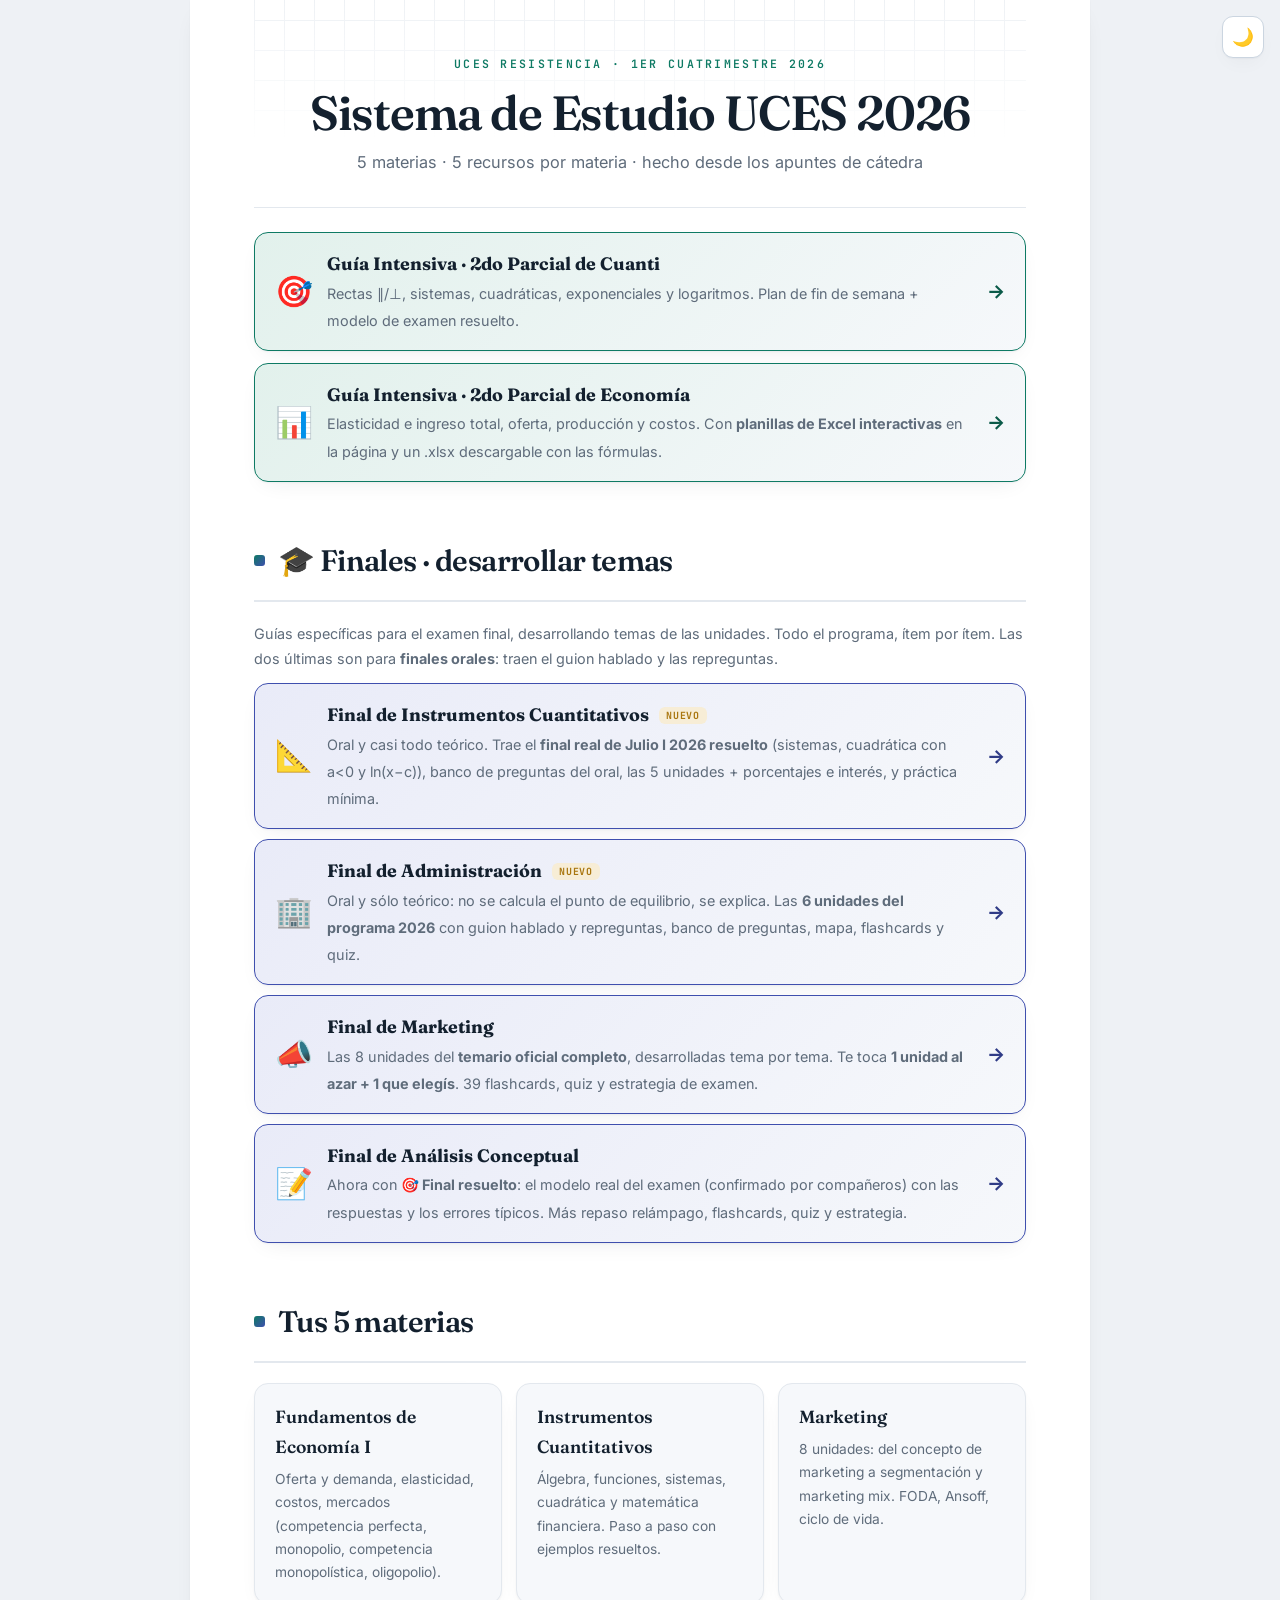
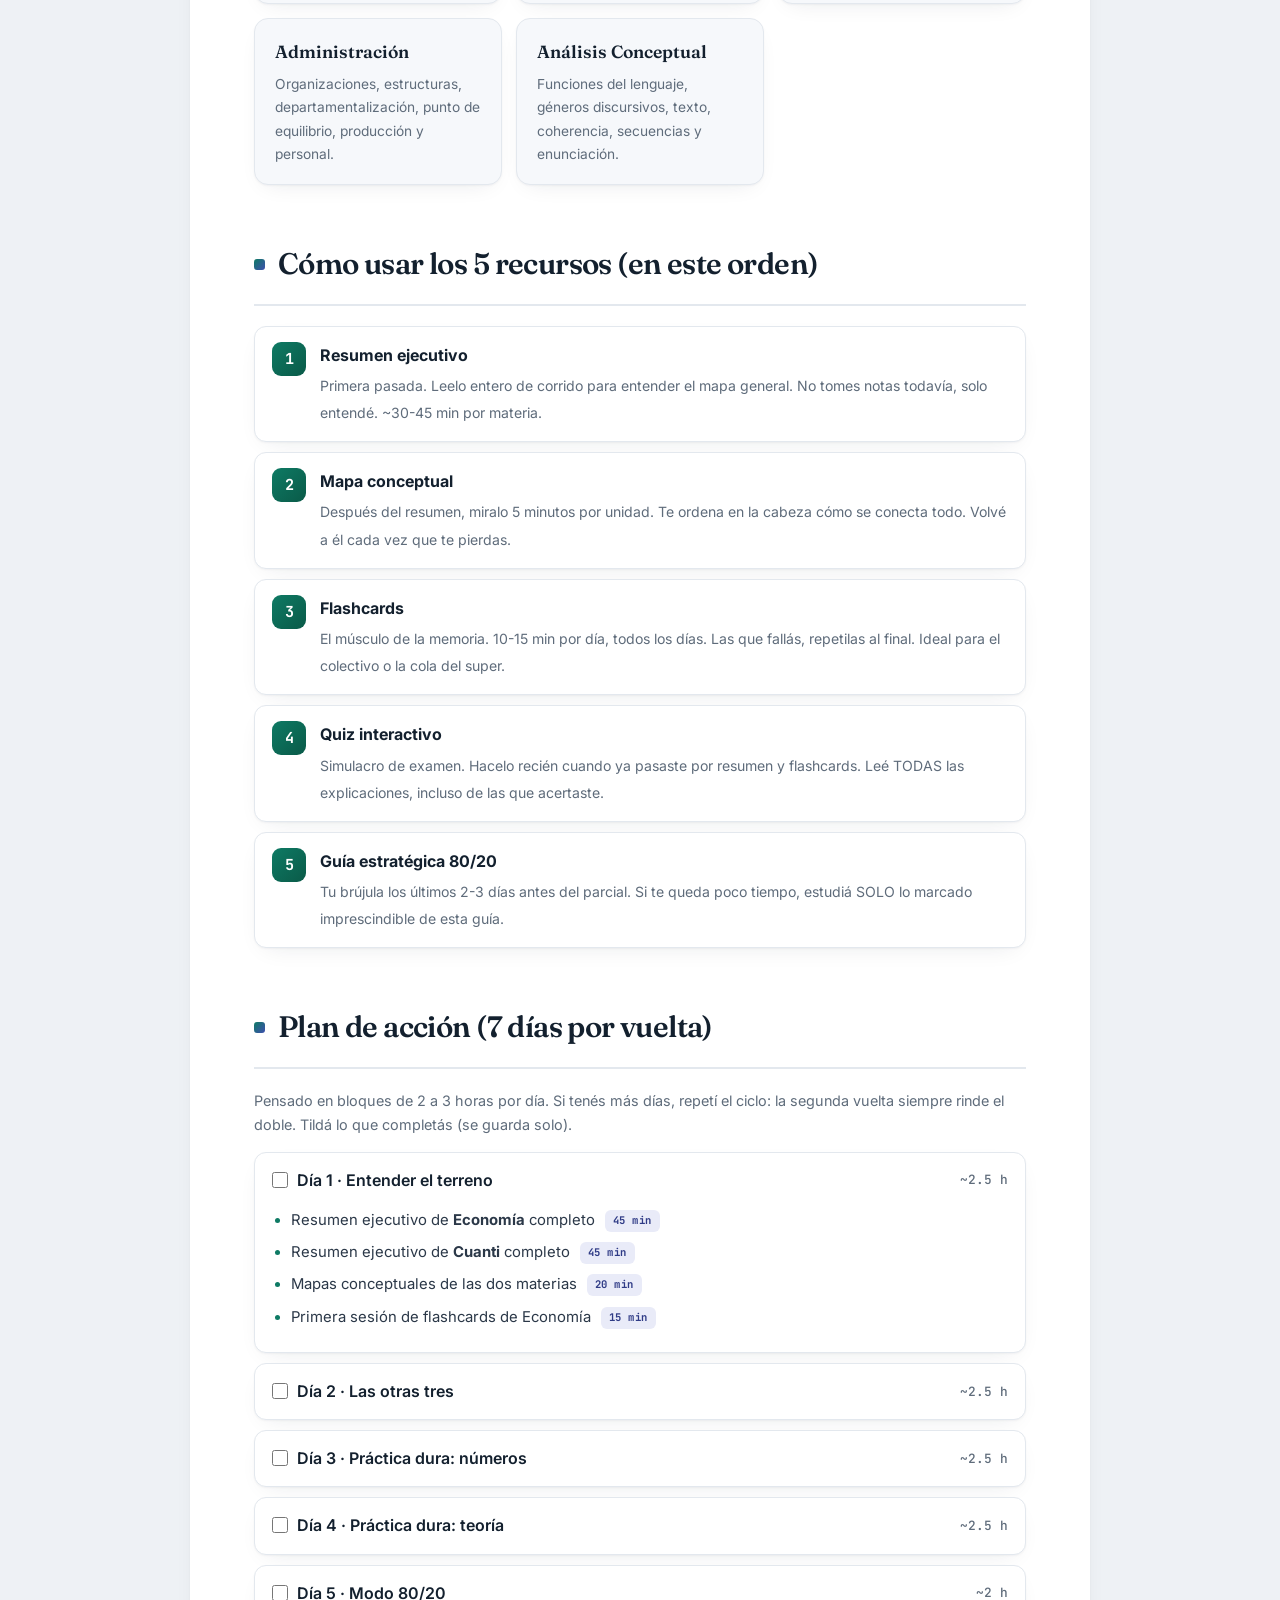
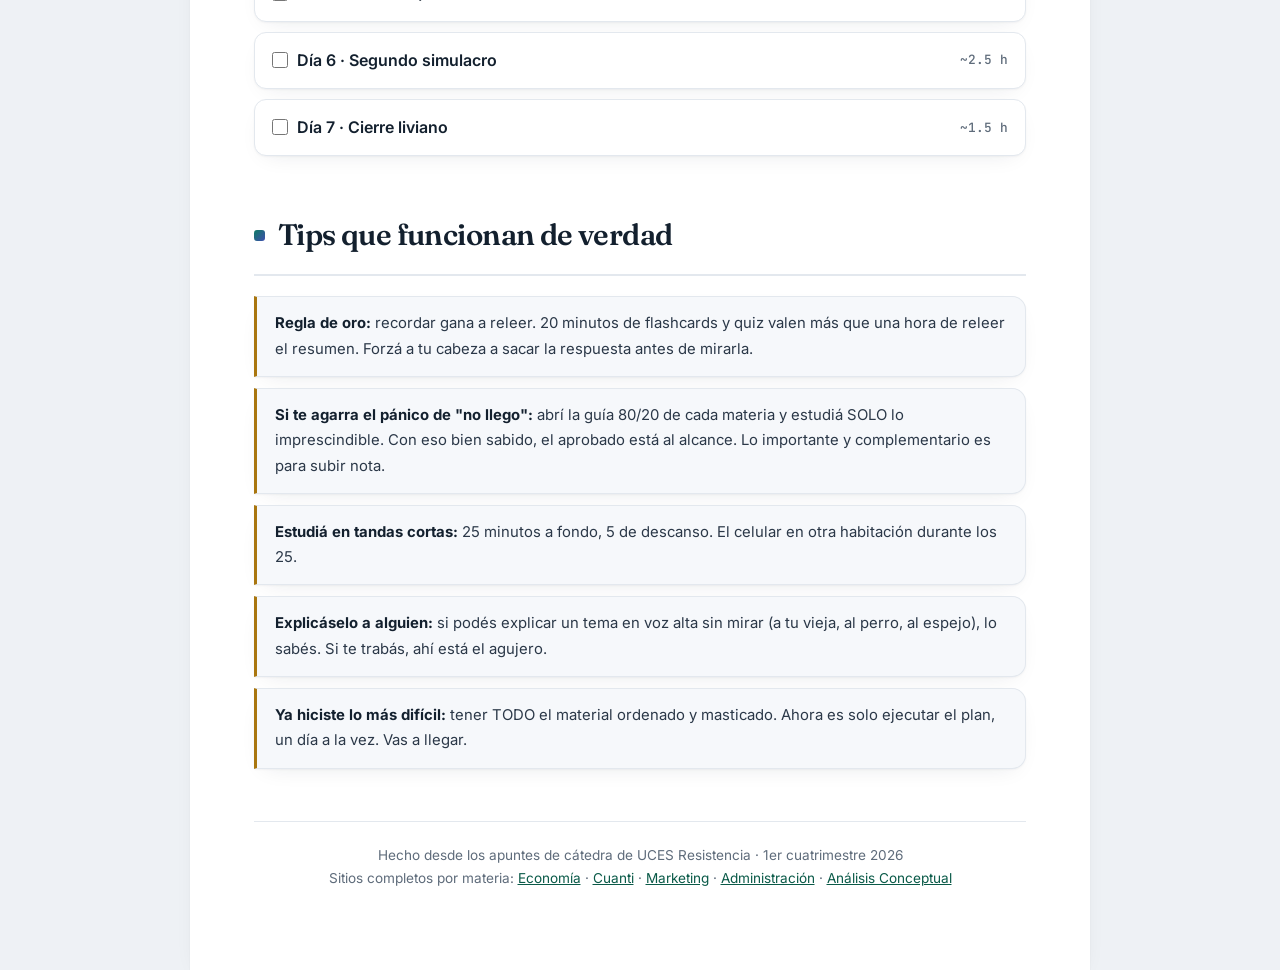
<file: index.html>
<!DOCTYPE html>
<html lang="es">
<head>
<meta charset="UTF-8">
<meta name="viewport" content="width=device-width, initial-scale=1.0">
<title>Sistema de Estudio UCES 2026 · Plan de Acción</title>
<link rel="preconnect" href="https://fonts.googleapis.com">
<link rel="preconnect" href="https://fonts.gstatic.com" crossorigin>
<link href="https://fonts.googleapis.com/css2?family=Fraunces:ital,opsz,wght@0,9..144,400..700;1,9..144,400..600&family=Inter:wght@400;500;600;700&family=JetBrains+Mono:wght@400;500;700&display=swap" rel="stylesheet">
<style>
*,*::before,*::after{box-sizing:border-box;margin:0;padding:0}
:root{
  --bg:#eef1f5; --surface:#ffffff; --surface-2:#f6f8fb;
  --ink:#13202e; --text:#2b3848; --muted:#5f6c7b;
  --line:#e3e8ee; --line-strong:#cbd5e0;
  --brand:#0e7a64; --brand-deep:#0a5a48; --brand-soft:#e2f1ec;
  --indigo:#3f4fae; --indigo-deep:#2f3b86; --indigo-soft:#e9ebf8;
  --gold:#a9760f; --gold-soft:#f7edd6;
  --serif:"Fraunces",Georgia,serif;
  --sans:"Inter",system-ui,-apple-system,Segoe UI,Roboto,sans-serif;
  --mono:"JetBrains Mono",ui-monospace,Menlo,monospace;
  --shadow:0 1px 2px rgba(20,32,46,.04),0 8px 24px -12px rgba(20,32,46,.12);
  --radius:14px;
}
[data-theme="dark"]{
  --bg:#0c1117; --surface:#141d27; --surface-2:#1b2530;
  --ink:#eef4f9; --text:#c4cfdb; --muted:#8593a3;
  --line:#243140; --line-strong:#33424f;
  --brand:#43c0a4; --brand-deep:#6fd3bb; --brand-soft:#0f2f29;
  --indigo:#929dee; --indigo-deep:#a8b1f2; --indigo-soft:#1a2140;
  --gold:#d8ad52; --gold-soft:#2c2512;
  --shadow:0 1px 2px rgba(0,0,0,.3),0 12px 30px -14px rgba(0,0,0,.6);
}
@media (prefers-color-scheme: dark){
  :root:not([data-theme="light"]){
    --bg:#0c1117; --surface:#141d27; --surface-2:#1b2530;
    --ink:#eef4f9; --text:#c4cfdb; --muted:#8593a3;
    --line:#243140; --line-strong:#33424f;
    --brand:#43c0a4; --brand-deep:#6fd3bb; --brand-soft:#0f2f29;
    --indigo:#929dee; --indigo-deep:#a8b1f2; --indigo-soft:#1a2140;
    --gold:#d8ad52; --gold-soft:#2c2512;
    --shadow:0 1px 2px rgba(0,0,0,.3),0 12px 30px -14px rgba(0,0,0,.6);
  }
}
html{scroll-behavior:smooth}
body{font-family:var(--sans);background:var(--bg);color:var(--text);line-height:1.7;
  -webkit-font-smoothing:antialiased;text-rendering:optimizeLegibility}
::selection{background:var(--brand-soft);color:var(--brand-deep)}
.wrap{max-width:900px;margin:0 auto;min-height:100vh;background:var(--surface);
  padding:0 clamp(20px,5vw,64px) 80px;box-shadow:var(--shadow)}
.theme-btn{position:fixed;top:16px;right:16px;z-index:50;background:var(--surface);border:1px solid var(--line-strong);
  border-radius:11px;width:42px;height:42px;font-size:1.1rem;cursor:pointer;color:var(--ink);
  box-shadow:var(--shadow);transition:background .15s,transform .15s}
.theme-btn:hover{background:var(--brand-soft);transform:rotate(-12deg)}

/* header con textura blueprint */
.site-head{position:relative;text-align:center;padding:54px 0 30px;border-bottom:1px solid var(--line);margin-bottom:8px;overflow:hidden}
.site-head::before{content:"";position:absolute;inset:-10px 0 0;z-index:0;
  background-image:linear-gradient(var(--line) 1px,transparent 1px),linear-gradient(90deg,var(--line) 1px,transparent 1px);
  background-size:30px 30px;opacity:.6;
  -webkit-mask:linear-gradient(180deg,#000 5%,transparent 70%);mask:linear-gradient(180deg,#000 5%,transparent 70%)}
.site-head>*{position:relative;z-index:1}
.kicker{font-family:var(--mono);font-size:.72rem;letter-spacing:.2em;text-transform:uppercase;color:var(--brand);font-weight:600;margin-bottom:14px}
header h1{font-family:var(--serif);font-weight:600;font-size:clamp(2rem,5vw,3rem);line-height:1.04;letter-spacing:-.025em;color:var(--ink);margin-bottom:12px}
header .sub{color:var(--muted);font-size:1.02rem;max-width:58ch;margin:0 auto}

h2{font-family:var(--serif);font-weight:600;font-size:clamp(1.4rem,3vw,1.85rem);letter-spacing:-.02em;color:var(--ink);
  margin:54px 0 20px;padding-bottom:14px;border-bottom:2px solid var(--line);display:flex;align-items:baseline;gap:13px}
h2::before{content:"";flex:none;align-self:center;width:11px;height:11px;border-radius:3px;background:linear-gradient(135deg,var(--brand),var(--indigo))}

.grid{display:grid;grid-template-columns:repeat(auto-fit,minmax(240px,1fr));gap:14px}
.card{background:var(--surface-2);border:1px solid var(--line);border-radius:var(--radius);padding:18px 20px;
  text-decoration:none;color:var(--text);display:block;box-shadow:var(--shadow);transition:transform .15s,border-color .15s,box-shadow .15s}
a.card:hover{transform:translateY(-3px);border-color:var(--brand);box-shadow:0 10px 26px -12px rgba(20,32,46,.25)}
.card h3{font-family:var(--serif);font-size:1.1rem;margin:0 0 6px;color:var(--ink);font-weight:600}
.card p{font-size:.86rem;color:var(--muted);margin:0}

.rec{display:flex;gap:14px;background:var(--surface);border:1px solid var(--line);border-radius:12px;
  padding:15px 17px;margin-bottom:10px;align-items:flex-start;box-shadow:var(--shadow)}
.rec .n{flex:none;width:34px;height:34px;border-radius:9px;display:grid;place-items:center;color:#fff;font-family:var(--mono);
  font-weight:700;font-size:.95rem;background:linear-gradient(135deg,var(--brand),var(--brand-deep))}
.rec b{display:block;margin-bottom:3px;color:var(--ink)}
.rec small{color:var(--muted);font-size:.88rem;line-height:1.55}

.day{background:var(--surface);border:1px solid var(--line);border-radius:12px;margin-bottom:10px;overflow:hidden;box-shadow:var(--shadow)}
.day summary{padding:14px 17px;font-weight:600;color:var(--ink);cursor:pointer;display:flex;justify-content:space-between;align-items:center;list-style:none}
.day summary::-webkit-details-marker{display:none}
.day summary .t{color:var(--muted);font-weight:500;font-size:.8rem;font-family:var(--mono)}
.day ul{padding:0 18px 15px 36px;font-size:.93rem}
.day li{margin-bottom:7px}
.day li::marker{color:var(--brand)}
.tag{display:inline-block;font-family:var(--mono);font-size:.66rem;font-weight:700;letter-spacing:.04em;
  padding:2px 8px;border-radius:6px;margin-left:6px;vertical-align:middle;background:var(--indigo-soft);color:var(--indigo-deep)}

.tip{background:var(--surface-2);border:1px solid var(--line);border-left:3px solid var(--gold);
  border-radius:0 var(--radius) var(--radius) 0;padding:14px 18px;margin:11px 0;font-size:.93rem;box-shadow:var(--shadow)}
.tip b{color:var(--ink)}
.foot{text-align:center;color:var(--muted);font-size:.85rem;margin-top:52px;padding-top:22px;border-top:1px solid var(--line)}
.foot a{color:var(--brand-deep)}
.check{accent-color:var(--brand);width:16px;height:16px;margin-right:9px;vertical-align:-2px}
</style>
</head>
<body>
<button class="theme-btn" onclick="toggleTheme()" id="themeBtn">🌙</button>
<div class="wrap">

<header class="site-head">
  <div class="kicker">UCES Resistencia · 1er cuatrimestre 2026</div>
  <h1>Sistema de Estudio UCES 2026</h1>
  <p class="sub">5 materias · 5 recursos por materia · hecho desde los apuntes de cátedra</p>
</header>

<a href="cuanti-parcial2.html" style="display:flex;gap:14px;align-items:center;text-decoration:none;margin:24px 0 0;padding:16px 20px;border-radius:14px;border:1px solid var(--brand);background:linear-gradient(135deg,var(--brand-soft),var(--surface-2));box-shadow:var(--shadow)">
  <span style="font-size:1.9rem;flex:none">🎯</span>
  <span style="flex:1;min-width:0">
    <b style="display:block;color:var(--ink);font-family:var(--serif);font-size:1.12rem">Guía Intensiva · 2do Parcial de Cuanti</b>
    <span style="color:var(--muted);font-size:.9rem">Rectas ∥/⊥, sistemas, cuadráticas, exponenciales y logaritmos. Plan de fin de semana + modelo de examen resuelto.</span>
  </span>
  <span style="flex:none;color:var(--brand-deep);font-weight:700;font-size:1.2rem">→</span>
</a>

<a href="economia-parcial2.html" style="display:flex;gap:14px;align-items:center;text-decoration:none;margin:12px 0 0;padding:16px 20px;border-radius:14px;border:1px solid var(--brand);background:linear-gradient(135deg,var(--brand-soft),var(--surface-2));box-shadow:var(--shadow)">
  <span style="font-size:1.9rem;flex:none">📊</span>
  <span style="flex:1;min-width:0">
    <b style="display:block;color:var(--ink);font-family:var(--serif);font-size:1.12rem">Guía Intensiva · 2do Parcial de Economía</b>
    <span style="color:var(--muted);font-size:.9rem">Elasticidad e ingreso total, oferta, producción y costos. Con <b>planillas de Excel interactivas</b> en la página y un .xlsx descargable con las fórmulas.</span>
  </span>
  <span style="flex:none;color:var(--brand-deep);font-weight:700;font-size:1.2rem">→</span>
</a>

<h2>🎓 Finales · desarrollar temas</h2>
<p style="color:var(--muted);font-size:.9rem;margin:0 0 12px">Guías específicas para el examen final, desarrollando temas de las unidades. Todo el programa, ítem por ítem. Las dos últimas son para <b>finales orales</b>: traen el guion hablado y las repreguntas.</p>

<a href="cuanti-final.html" style="display:flex;gap:14px;align-items:center;text-decoration:none;margin:0 0 10px;padding:16px 20px;border-radius:14px;border:1px solid var(--indigo);background:linear-gradient(135deg,var(--indigo-soft),var(--surface-2));box-shadow:var(--shadow)">
  <span style="font-size:1.9rem;flex:none">📐</span>
  <span style="flex:1;min-width:0">
    <b style="display:block;color:var(--ink);font-family:var(--serif);font-size:1.12rem">Final de Instrumentos Cuantitativos <span style="font-family:var(--mono);font-size:.62rem;letter-spacing:.08em;text-transform:uppercase;color:var(--gold);background:var(--gold-soft);border-radius:6px;padding:2px 7px;margin-left:6px;vertical-align:middle">Nuevo</span></b>
    <span style="color:var(--muted);font-size:.9rem">Oral y casi todo teórico. Trae el <b>final real de Julio I 2026 resuelto</b> (sistemas, cuadrática con a&lt;0 y ln(x−c)), banco de preguntas del oral, las 5 unidades + porcentajes e interés, y práctica mínima.</span>
  </span>
  <span style="flex:none;color:var(--indigo-deep);font-weight:700;font-size:1.2rem">→</span>
</a>

<a href="administracion-final.html" style="display:flex;gap:14px;align-items:center;text-decoration:none;margin:0 0 10px;padding:16px 20px;border-radius:14px;border:1px solid var(--indigo);background:linear-gradient(135deg,var(--indigo-soft),var(--surface-2));box-shadow:var(--shadow)">
  <span style="font-size:1.9rem;flex:none">🏢</span>
  <span style="flex:1;min-width:0">
    <b style="display:block;color:var(--ink);font-family:var(--serif);font-size:1.12rem">Final de Administración <span style="font-family:var(--mono);font-size:.62rem;letter-spacing:.08em;text-transform:uppercase;color:var(--gold);background:var(--gold-soft);border-radius:6px;padding:2px 7px;margin-left:6px;vertical-align:middle">Nuevo</span></b>
    <span style="color:var(--muted);font-size:.9rem">Oral y sólo teórico: no se calcula el punto de equilibrio, se explica. Las <b>6 unidades del programa 2026</b> con guion hablado y repreguntas, banco de preguntas, mapa, flashcards y quiz.</span>
  </span>
  <span style="flex:none;color:var(--indigo-deep);font-weight:700;font-size:1.2rem">→</span>
</a>

<a href="marketing-final.html" style="display:flex;gap:14px;align-items:center;text-decoration:none;margin:0 0 10px;padding:16px 20px;border-radius:14px;border:1px solid var(--indigo);background:linear-gradient(135deg,var(--indigo-soft),var(--surface-2));box-shadow:var(--shadow)">
  <span style="font-size:1.9rem;flex:none">📣</span>
  <span style="flex:1;min-width:0">
    <b style="display:block;color:var(--ink);font-family:var(--serif);font-size:1.12rem">Final de Marketing</b>
    <span style="color:var(--muted);font-size:.9rem">Las 8 unidades del <b>temario oficial completo</b>, desarrolladas tema por tema. Te toca <b>1 unidad al azar + 1 que elegís</b>. 39 flashcards, quiz y estrategia de examen.</span>
  </span>
  <span style="flex:none;color:var(--indigo-deep);font-weight:700;font-size:1.2rem">→</span>
</a>

<a href="analisis-conceptual-final.html" style="display:flex;gap:14px;align-items:center;text-decoration:none;margin:0 0 8px;padding:16px 20px;border-radius:14px;border:1px solid var(--indigo);background:linear-gradient(135deg,var(--indigo-soft),var(--surface-2));box-shadow:var(--shadow)">
  <span style="font-size:1.9rem;flex:none">📝</span>
  <span style="flex:1;min-width:0">
    <b style="display:block;color:var(--ink);font-family:var(--serif);font-size:1.12rem">Final de Análisis Conceptual</b>
    <span style="color:var(--muted);font-size:.9rem">Ahora con <b>🎯 Final resuelto</b>: el modelo real del examen (confirmado por compañeros) con las respuestas y los errores típicos. Más repaso relámpago, flashcards, quiz y estrategia.</span>
  </span>
  <span style="flex:none;color:var(--indigo-deep);font-weight:700;font-size:1.2rem">→</span>
</a>

<h2>Tus 5 materias</h2>
<div class="grid">
  <a class="card" href="economia.html"><h3>Fundamentos de Economía I</h3><p>Oferta y demanda, elasticidad, costos, mercados (competencia perfecta, monopolio, competencia monopolística, oligopolio).</p></a>
  <a class="card" href="cuanti.html"><h3>Instrumentos Cuantitativos</h3><p>Álgebra, funciones, sistemas, cuadrática y matemática financiera. Paso a paso con ejemplos resueltos.</p></a>
  <a class="card" href="marketing.html"><h3>Marketing</h3><p>8 unidades: del concepto de marketing a segmentación y marketing mix. FODA, Ansoff, ciclo de vida.</p></a>
  <a class="card" href="administracion.html"><h3>Administración</h3><p>Organizaciones, estructuras, departamentalización, punto de equilibrio, producción y personal.</p></a>
  <a class="card" href="analisis-conceptual.html"><h3>Análisis Conceptual</h3><p>Funciones del lenguaje, géneros discursivos, texto, coherencia, secuencias y enunciación.</p></a>
</div>

<h2>Cómo usar los 5 recursos (en este orden)</h2>
<div class="rec"><div class="n">1</div><div><b>Resumen ejecutivo</b><small>Primera pasada. Leelo entero de corrido para entender el mapa general. No tomes notas todavía, solo entendé. ~30-45 min por materia.</small></div></div>
<div class="rec"><div class="n">2</div><div><b>Mapa conceptual</b><small>Después del resumen, miralo 5 minutos por unidad. Te ordena en la cabeza cómo se conecta todo. Volvé a él cada vez que te pierdas.</small></div></div>
<div class="rec"><div class="n">3</div><div><b>Flashcards</b><small>El músculo de la memoria. 10-15 min por día, todos los días. Las que fallás, repetilas al final. Ideal para el colectivo o la cola del super.</small></div></div>
<div class="rec"><div class="n">4</div><div><b>Quiz interactivo</b><small>Simulacro de examen. Hacelo recién cuando ya pasaste por resumen y flashcards. Leé TODAS las explicaciones, incluso de las que acertaste.</small></div></div>
<div class="rec"><div class="n">5</div><div><b>Guía estratégica 80/20</b><small>Tu brújula los últimos 2-3 días antes del parcial. Si te queda poco tiempo, estudiá SOLO lo marcado imprescindible de esta guía.</small></div></div>

<h2>Plan de acción (7 días por vuelta)</h2>
<p style="color:var(--muted);font-size:.9rem;margin-bottom:14px">Pensado en bloques de 2 a 3 horas por día. Si tenés más días, repetí el ciclo: la segunda vuelta siempre rinde el doble. Tildá lo que completás (se guarda solo).</p>

<details class="day" open><summary><span><input type="checkbox" class="check" data-k="d1">Día 1 · Entender el terreno</span><span class="t">~2.5 h</span></summary>
<ul>
  <li>Resumen ejecutivo de <b>Economía</b> completo <span class="tag">45 min</span></li>
  <li>Resumen ejecutivo de <b>Cuanti</b> completo <span class="tag">45 min</span></li>
  <li>Mapas conceptuales de las dos materias <span class="tag">20 min</span></li>
  <li>Primera sesión de flashcards de Economía <span class="tag">15 min</span></li>
</ul></details>

<details class="day"><summary><span><input type="checkbox" class="check" data-k="d2">Día 2 · Las otras tres</span><span class="t">~2.5 h</span></summary>
<ul>
  <li>Resumen ejecutivo de <b>Marketing</b> <span class="tag">45 min</span></li>
  <li>Resumen ejecutivo de <b>Administración</b> <span class="tag">40 min</span></li>
  <li>Resumen ejecutivo de <b>Análisis Conceptual</b> <span class="tag">35 min</span></li>
  <li>Flashcards de Cuanti (fórmulas) <span class="tag">15 min</span></li>
</ul></details>

<details class="day"><summary><span><input type="checkbox" class="check" data-k="d3">Día 3 · Práctica dura: números</span><span class="t">~2.5 h</span></summary>
<ul>
  <li>Quiz completo de <b>Cuanti</b>, leyendo cada explicación <span class="tag">60 min</span></li>
  <li>Quiz de <b>Economía</b> <span class="tag">45 min</span></li>
  <li>Flashcards de Administración (fórmulas de punto de equilibrio) <span class="tag">15 min</span></li>
  <li>Repaso de lo que fallaste en los quizzes <span class="tag">20 min</span></li>
</ul></details>

<details class="day"><summary><span><input type="checkbox" class="check" data-k="d4">Día 4 · Práctica dura: teoría</span><span class="t">~2.5 h</span></summary>
<ul>
  <li>Quiz de <b>Marketing</b> <span class="tag">45 min</span></li>
  <li>Quiz de <b>Administración</b> <span class="tag">45 min</span></li>
  <li>Quiz de <b>Análisis Conceptual</b> <span class="tag">40 min</span></li>
  <li>Flashcards de las 3 materias, solo las falladas <span class="tag">20 min</span></li>
</ul></details>

<details class="day"><summary><span><input type="checkbox" class="check" data-k="d5">Día 5 · Modo 80/20</span><span class="t">~2 h</span></summary>
<ul>
  <li>Guía estratégica de las 5 materias: leé los temas imprescindibles <span class="tag">60 min</span></li>
  <li>Volvé al resumen SOLO de los temas imprescindibles que no te cierran <span class="tag">45 min</span></li>
  <li>Flashcards mezcladas, 2 materias a elección <span class="tag">15 min</span></li>
</ul></details>

<details class="day"><summary><span><input type="checkbox" class="check" data-k="d6">Día 6 · Segundo simulacro</span><span class="t">~2.5 h</span></summary>
<ul>
  <li>Repetí los 5 quizzes. Meta: 80% o más en cada uno <span class="tag">2 h</span></li>
  <li>Anotá en papel los 3 temas que peor te salieron <span class="tag">10 min</span></li>
  <li>Releé esos 3 temas en el resumen <span class="tag">20 min</span></li>
</ul></details>

<details class="day"><summary><span><input type="checkbox" class="check" data-k="d7">Día 7 · Cierre liviano</span><span class="t">~1.5 h</span></summary>
<ul>
  <li>Mapas conceptuales de las 5 materias, de corrido <span class="tag">30 min</span></li>
  <li>Flashcards de todo, una pasada rápida <span class="tag">30 min</span></li>
  <li>Guía 80/20: última lectura de lo imprescindible <span class="tag">30 min</span></li>
  <li>Cortá temprano. Dormir bien suma más que una hora extra de estudio.</li>
</ul></details>

<h2>Tips que funcionan de verdad</h2>
<div class="tip"><b>Regla de oro:</b> recordar gana a releer. 20 minutos de flashcards y quiz valen más que una hora de releer el resumen. Forzá a tu cabeza a sacar la respuesta antes de mirarla.</div>
<div class="tip"><b>Si te agarra el pánico de "no llego":</b> abrí la guía 80/20 de cada materia y estudiá SOLO lo imprescindible. Con eso bien sabido, el aprobado está al alcance. Lo importante y complementario es para subir nota.</div>
<div class="tip"><b>Estudiá en tandas cortas:</b> 25 minutos a fondo, 5 de descanso. El celular en otra habitación durante los 25.</div>
<div class="tip"><b>Explicáselo a alguien:</b> si podés explicar un tema en voz alta sin mirar (a tu vieja, al perro, al espejo), lo sabés. Si te trabás, ahí está el agujero.</div>
<div class="tip"><b>Ya hiciste lo más difícil:</b> tener TODO el material ordenado y masticado. Ahora es solo ejecutar el plan, un día a la vez. Vas a llegar.</div>

<p class="foot">Hecho desde los apuntes de cátedra de UCES Resistencia · 1er cuatrimestre 2026<br>Sitios completos por materia: <a href="https://gerardoezequielmuro.github.io/Economia-2026/">Economía</a> · <a href="https://gerardoezequielmuro.github.io/Cuanti-2026/">Cuanti</a> · <a href="https://gerardoezequielmuro.github.io/Marketing-2026/">Marketing</a> · <a href="https://gerardoezequielmuro.github.io/Administracion-2026/">Administración</a> · <a href="https://gerardoezequielmuro.github.io/Analisis-Conceptual-2026/">Análisis Conceptual</a></p>
</div>

<script>
function toggleTheme(){
  const cur = document.documentElement.dataset.theme || (matchMedia('(prefers-color-scheme: dark)').matches ? 'dark' : 'light');
  const next = cur === 'dark' ? 'light' : 'dark';
  document.documentElement.dataset.theme = next;
  localStorage.setItem('theme', next);
  document.getElementById('themeBtn').textContent = next === 'dark' ? '☀️' : '🌙';
}
const saved = localStorage.getItem('theme');
if(saved){ document.documentElement.dataset.theme = saved; document.getElementById('themeBtn').textContent = saved === 'dark' ? '☀️' : '🌙'; }
document.querySelectorAll('.check').forEach(c=>{
  c.checked = localStorage.getItem('plan-'+c.dataset.k) === '1';
  c.addEventListener('change',()=>localStorage.setItem('plan-'+c.dataset.k, c.checked ? '1' : '0'));
  c.addEventListener('click',e=>e.stopPropagation());
});
</script>
</body>
</html>
</file>
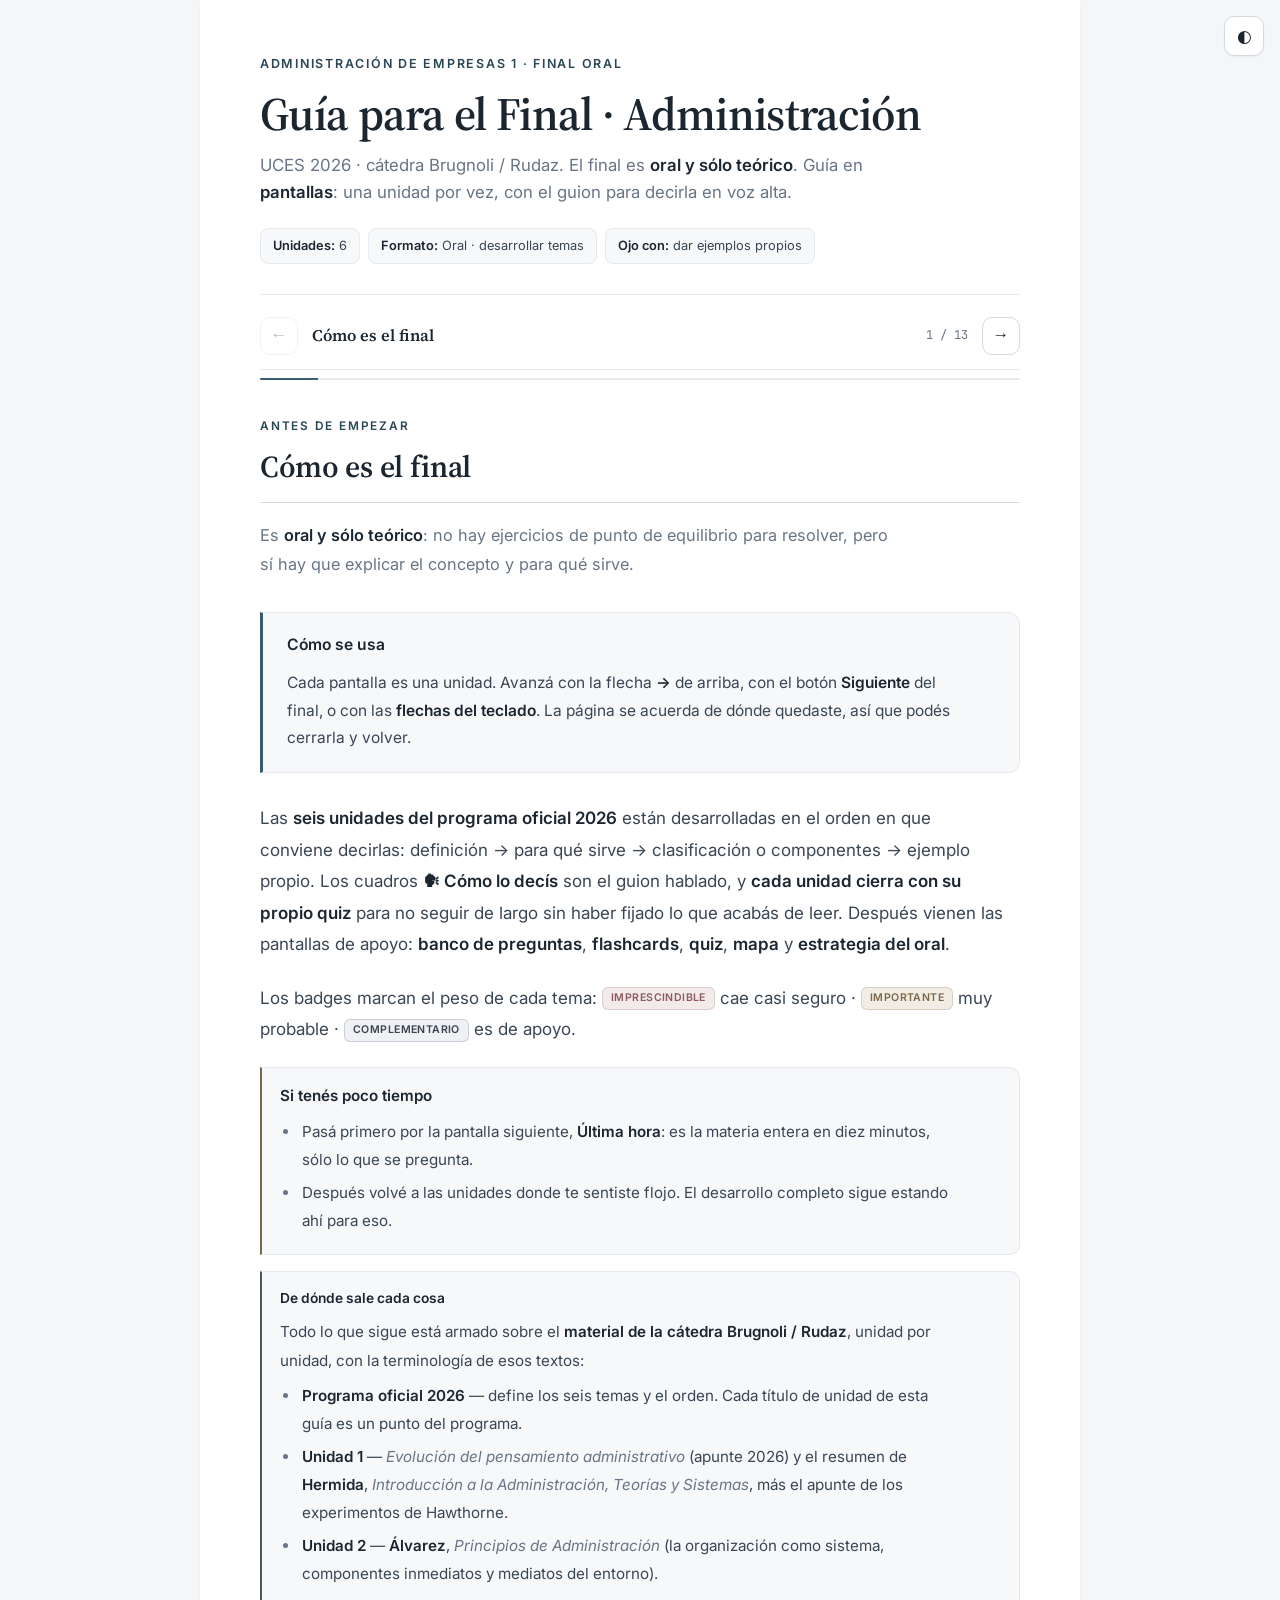
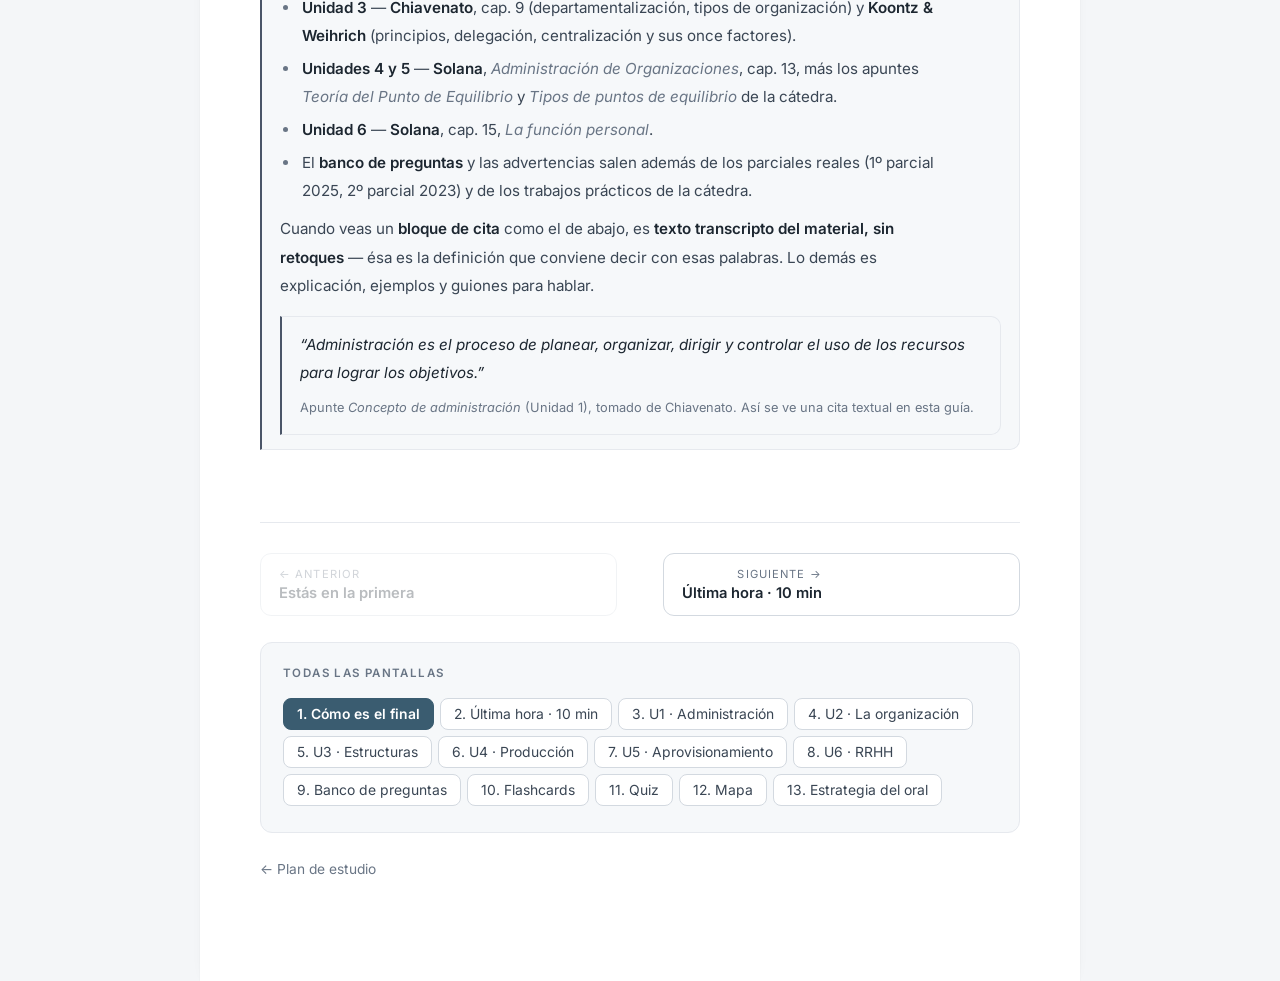
<file: administracion-final.html>
<!DOCTYPE html>
<html lang="es">
<head>
<meta charset="UTF-8">
<meta name="viewport" content="width=device-width, initial-scale=1.0">
<title>Administración · Guía para el Final (oral) · UCES 2026</title>
<meta name="description" content="Guía para el examen final oral de Administración de Empresas 1 (UCES 2026, cátedra Brugnoli / Rudaz): las 6 unidades del programa desarrolladas como respuestas habladas, banco de preguntas, repaso relámpago, flashcards, quiz y estrategia del oral.">
<link rel="stylesheet" href="estudio.css">
<style>
/* ---- bloques de apoyo: un solo tratamiento, sólo cambia la etiqueta ---- */
.oral,.repre,.err{background:var(--surface-2);border:1px solid var(--line);
  border-left:2px solid var(--line-strong);border-radius:0 10px 10px 0;
  padding:14px 18px;margin:16px 0;font-size:.95rem}
.oral{border-left-color:var(--brand)}
.repre{border-left-color:var(--indigo)}
.err{border-left-color:var(--gold)}
.oral .ot,.repre > b:first-child{display:block;font-size:.86rem;font-weight:600;
  color:var(--ink);margin-bottom:7px}
.oral p{margin:0}
.oral p + p{margin-top:9px}
.repre ul,.err ul{margin:7px 0 0;padding-left:20px}
.repre li,.err li{margin:5px 0}
.tabla{width:100%;border-collapse:collapse;font-size:.92rem;margin:14px 0}
.tabla th,.tabla td{border:1px solid var(--line);padding:9px 12px;text-align:left;vertical-align:top}
.tabla th{background:var(--surface-2);color:var(--ink);font-weight:600}
.paso{margin:10px 0 0;padding-left:20px}
.paso li{margin:6px 0}
.mnemo{display:block;margin-top:9px;padding-top:8px;border-top:1px dashed var(--line-strong);
  font-size:.82rem;color:var(--muted);font-style:italic}
/* ---- cita textual del material académico ---- */
.cita{background:var(--surface-2);border:1px solid var(--line);border-left:2px solid var(--indigo);
  border-radius:0 10px 10px 0;padding:14px 18px;margin:16px 0;font-size:.95rem}
.cita p{margin:0;font-style:italic;color:var(--ink)}
.cita p + p{margin-top:9px}
.cita cite{display:block;margin-top:9px;font-family:var(--sans);font-style:normal;
  font-size:.8rem;color:var(--muted)}
/* ---- galería de diapositivas de la cátedra ---- */
.gal{display:grid;grid-template-columns:repeat(2,minmax(0,1fr));gap:18px;margin:20px 0 4px}
.gal figure{margin:0}
.gal figcaption{margin-top:9px;font-size:.82rem;line-height:1.6;color:var(--muted);font-style:normal;
  text-align:left;max-width:none}
.gal a{display:block;text-decoration:none}
.gal a:hover img{border-color:var(--brand)}
.gal figcaption b{color:var(--ink);font-style:normal}
.slide-src{font-size:.82rem;color:var(--muted);margin-top:14px}
@media (max-width:700px){ .gal{grid-template-columns:1fr;gap:14px} }
/* ---- quiz de cierre de cada unidad ---- */
.quiz-meta{display:flex;flex-wrap:wrap;align-items:center;gap:10px;
  margin:12px 0 20px;font-size:.9rem;color:var(--muted)}
.quiz-meta .score{color:var(--brand-deep)}
.quiz-box .quiz-q:last-child{margin-bottom:0}
.quiz-box h3{font-family:var(--sans);font-size:.8rem;font-weight:600;letter-spacing:.06em;
  text-transform:uppercase;color:var(--muted);margin:26px 0 12px}
.quiz-box h3:first-child{margin-top:0}
@media (max-width:560px){
  p,li{overflow-wrap:break-word;word-break:break-word}
  .callout,.oral,.repre,.err,.ejer{padding:13px 15px}
  .tabla{font-size:.86rem}
  .tabla th,.tabla td{padding:7px 8px}
  .toc a{font-size:.83rem;padding:5px 10px}
  .map{overflow-x:auto;-webkit-overflow-scrolling:touch}
  .branch{margin-left:9px;padding-left:12px}
  .branch .branch{margin-left:6px;padding-left:10px}
}
</style>
</head>
<body>

<button class="theme-btn" id="themeBtn" aria-label="Cambiar tema">◐</button>

<div class="wrap">

<header class="site-head">
  <div class="kicker">Administración de Empresas 1 · FINAL ORAL</div>
  <h1>Guía para el Final · Administración</h1>
  <p class="sub">UCES 2026 · cátedra Brugnoli / Rudaz. El final es <strong>oral y sólo teórico</strong>. Guía en <strong>pantallas</strong>: una unidad por vez, con el guion para decirla en voz alta.</p>
  <div class="meta-row">
    <span><b>Unidades:</b> 6</span>
    <span><b>Formato:</b> Oral · desarrollar temas</span>
    <span><b>Ojo con:</b> dar ejemplos propios</span>
  </div>
</header>
<div class="deck-bar">
  <button class="deck-arrow" id="prevTop" aria-label="Pantalla anterior">&#8592;</button>
  <span class="dtitle" id="dTitle"></span>
  <span class="dcount" id="dCount"></span>
  <button class="deck-arrow" id="nextTop" aria-label="Pantalla siguiente">&#8594;</button>
</div>
<div class="deck-progress"><i id="dBar"></i></div>

<div class="deck" id="deck">

<section class="slide on" data-nm="Cómo es el final">
  <div class="slide-head">
    <div class="eyebrow">Antes de empezar</div>
    <h2>Cómo es el final</h2>
    <p class="lede">Es <strong>oral y sólo teórico</strong>: no hay ejercicios de punto de equilibrio para resolver, pero sí hay que explicar el concepto y para qué sirve.</p>
  </div>

<div class="callout">
  <div class="ct">Cómo se usa</div>
  <p style="margin:12px 0 0">Cada pantalla es una unidad. Avanzá con la flecha <strong>→</strong> de arriba, con el botón <strong>Siguiente</strong> del final, o con las <strong>flechas del teclado</strong>. La página se acuerda de dónde quedaste, así que podés cerrarla y volver.</p>
</div>

<p>Las <strong>seis unidades del programa oficial 2026</strong> están desarrolladas en el orden en que conviene decirlas: definición → para qué sirve → clasificación o componentes → ejemplo propio. Los cuadros <strong>🗣 Cómo lo decís</strong> son el guion hablado, y <strong>cada unidad cierra con su propio quiz</strong> para no seguir de largo sin haber fijado lo que acabás de leer. Después vienen las pantallas de apoyo: <strong>banco de preguntas</strong>, <strong>flashcards</strong>, <strong>quiz</strong>, <strong>mapa</strong> y <strong>estrategia del oral</strong>.</p>

<p>Los badges marcan el peso de cada tema: <span class="badge p1">Imprescindible</span> cae casi seguro · <span class="badge p2">Importante</span> muy probable · <span class="badge p3">Complementario</span> es de apoyo.</p>

<div class="err">
<b>Si tenés poco tiempo</b>
<ul>
<li>Pasá primero por la pantalla siguiente, <strong>Última hora</strong>: es la materia entera en diez minutos, sólo lo que se pregunta.</li>
<li>Después volvé a las unidades donde te sentiste flojo. El desarrollo completo sigue estando ahí para eso.</li>
</ul>
</div>

<div class="repre">
<b>De dónde sale cada cosa</b>
<p style="margin:7px 0 0">Todo lo que sigue está armado sobre el <strong>material de la cátedra Brugnoli / Rudaz</strong>, unidad por unidad, con la terminología de esos textos:</p>
<ul>
<li><strong>Programa oficial 2026</strong> — define los seis temas y el orden. Cada título de unidad de esta guía es un punto del programa.</li>
<li><strong>Unidad 1</strong> — <em>Evolución del pensamiento administrativo</em> (apunte 2026) y el resumen de <strong>Hermida</strong>, <em>Introducción a la Administración, Teorías y Sistemas</em>, más el apunte de los experimentos de Hawthorne.</li>
<li><strong>Unidad 2</strong> — <strong>Álvarez</strong>, <em>Principios de Administración</em> (la organización como sistema, componentes inmediatos y mediatos del entorno).</li>
<li><strong>Unidad 3</strong> — <strong>Chiavenato</strong>, cap. 9 (departamentalización, tipos de organización) y <strong>Koontz &amp; Weihrich</strong> (principios, delegación, centralización y sus once factores).</li>
<li><strong>Unidades 4 y 5</strong> — <strong>Solana</strong>, <em>Administración de Organizaciones</em>, cap. 13, más los apuntes <em>Teoría del Punto de Equilibrio</em> y <em>Tipos de puntos de equilibrio</em> de la cátedra.</li>
<li><strong>Unidad 6</strong> — <strong>Solana</strong>, cap. 15, <em>La función personal</em>.</li>
<li>El <strong>banco de preguntas</strong> y las advertencias salen además de los parciales reales (1º parcial 2025, 2º parcial 2023) y de los trabajos prácticos de la cátedra.</li>
</ul>
<p style="margin:10px 0 0">Cuando veas un <strong>bloque de cita</strong> como el de abajo, es <strong>texto transcripto del material, sin retoques</strong> — ésa es la definición que conviene decir con esas palabras. Lo demás es explicación, ejemplos y guiones para hablar.</p>
<div class="cita" style="margin-bottom:0">
  <p>“Administración es el proceso de planear, organizar, dirigir y controlar el uso de los recursos para lograr los objetivos.”</p>
  <cite>Apunte <em>Concepto de administración</em> (Unidad 1), tomado de Chiavenato. Así se ve una cita textual en esta guía.</cite>
</div>
</div>
</section>

<section class="slide" data-nm="Última hora · 10 min">
  <div class="slide-head">
    <div class="eyebrow">Repaso express</div>
    <h2>Última hora · la materia en 10 minutos</h2>
    <p class="lede">Una pantalla, seis unidades: la definición que abre cada respuesta y las distinciones que el tribunal repregunta. Si algo de acá no te suena, andá a esa unidad; el resto ya lo tenés.</p>
  </div>

<div class="tema">
<p><strong>Unidad 1 · Fundamentos</strong> <span class="badge p1">Imprescindible</span></p>
<ul>
<li><strong>Administrar</strong> = interpretar los objetivos de la organización y transformarlos en acción mediante <strong>planear, organizar, dirigir y controlar</strong>. Es un <mark>ciclo</mark>: el control retroalimenta la planeación.</li>
<li><strong>Eficacia</strong> = lograr el objetivo · <strong>eficiencia</strong> = lograrlo con el mínimo de recursos.</li>
<li>Es <strong>ciencia fáctica y técnica</strong>, no un arte: lo que parece arte es el estilo personal del administrador.</li>
<li><strong>El alcance de cada función</strong>, que se dio como cuadro: planificación <strong>estratégica</strong> (contenido genérico y sintético, largo plazo, toda la empresa) → <strong>táctica</strong> (más detallada, mediano plazo, cada unidad) → <strong>operacional</strong> (detallada y analítica, corto plazo, cada tarea). La organización se despliega igual: diseño <strong>organizacional</strong> → <strong>departamental</strong> → de <strong>cargos y tareas</strong>. Y la dirección: <strong>dirección</strong> → <strong>gerencia</strong> → <strong>supervisión</strong>.</li>
<li><strong>Componentes de la organización</strong> (los cuatro): <strong>tareas, personas, órganos y relaciones</strong>.</li>
<li><strong>Autoridad ≠ poder.</strong> La autoridad es el derecho formal del cargo y se delega; el poder es la capacidad real de influir. Los <strong>cinco tipos</strong>: <strong>de recompensa · coercitivo · legítimo · de referencia · del experto</strong>.</li>
<li><strong>Taylor mira desde abajo</strong> (taller, operario, tiempos y movimientos); <strong>Fayol desde arriba</strong> (dirección, áreas, 14 principios). <strong>Mayo/Hawthorne</strong>: pesa más lo social que lo físico. <strong>Weber</strong>: burocracia, autoridad legal, rigidez. <strong>Bertalanffy</strong>: sistemas.</li>
</ul>
</div>

<div class="tema">
<p><strong>Unidad 2 · La organización</strong> <span class="badge p1">Imprescindible</span></p>
<ul>
<li><strong>Organización</strong> = unidad social <strong>deliberadamente construida</strong> para alcanzar fines específicos. Tres rasgos: división del trabajo y del poder · centros de poder que controlan y remodelan · sustitución de personal (la organización trasciende a sus miembros).</li>
<li><strong>Tipos de organización</strong> (punto 2 del programa, y no son lineal/funcional/staff): según el <strong>origen del capital</strong> (nacional, extranjera, mixta) · la <strong>composición del capital</strong> (pública, privada, mixta) · los <strong>objetivos</strong> (con o sin fines de lucro) · el <strong>sistema de autoridad</strong> (autoritarias, participativas).</li>
<li><strong>Sistema abierto:</strong> entrada → proceso de conversión → salida, con retroalimentación. Y <strong>sociotécnico</strong>: subsistema técnico + administrativo + social.</li>
<li><strong>Microentorno</strong> = con quien podés negociar (clientes, proveedores, competidores, bancos, sindicatos) · <strong>macroentorno</strong> = lo que no controlás, sólo anticipás (económico, político-legal, social, cultural, tecnológico).</li>
</ul>
</div>

<div class="tema">
<p><strong>Unidad 3 · Estructuras</strong> <span class="badge p1">Imprescindible · la unidad más pesada</span></p>
<ul>
<li><strong>Formal</strong> (organigrama y manuales) vs. <strong>informal</strong> (relaciones espontáneas, Barnard).</li>
<li><strong>Los cuatro principios</strong> que se dieron en clase, y sólo esos cuatro: <strong>unidad de mando</strong> (un solo jefe) · <strong>delegación</strong> · <strong>amplitud de control</strong> (cuánta gente puede supervisar bien un jefe: depende de la complejidad de la tarea, el expertise y la dispersión geográfica) · <strong>coordinación o relaciones funcionales</strong>.</li>
<li><strong>Delegación</strong> en cuatro pasos (resultados → tareas → autoridad → responsabilidad) y la frase que hay que decir: <mark>la autoridad se delega, la responsabilidad no</mark>.</li>
<li><strong>Lineal</strong> (autoridad única, rígida, decisiones centralizadas) · <strong>funcional</strong> (autoridad dividida por especialidad, descentraliza, pierde unidad de mando) · <strong>línea-staff</strong> (la más usada; el staff <strong>sugiere pero no decide</strong>). El <strong>conflicto línea-staff</strong>: el staff es especialista y trabaja desde el conocimiento, la línea es generalista y decide desde la experiencia; y como el asesor <strong>no ejecuta, no responde por el resultado</strong>.</li>
<li><strong>Departamentalización:</strong> funciones · productos · geográfica · clientela · proceso · <strong>tiempo</strong> (turnos) · proyectos · <strong>matricial</strong>, que es flexible pero <strong>rompe la unidad de mando</strong>.</li>
<li><strong>Centralizar vs. descentralizar:</strong> ninguna es mejor en abstracto. Tres factores listos: <strong>costo de la decisión</strong> · <strong>tamaño</strong> · <strong>gerentes capacitados</strong>.</li>
</ul>
</div>

<div class="tema">
<p><strong>Unidad 4 · Producción</strong> <span class="badge p1">Imprescindible</span></p>
<ul>
<li><strong>Producción</strong> = conversión de insumos en productos. Se mide con cuatro objetivos: <strong>costo, calidad, flexibilidad y entrega</strong>.</li>
<li>Decisiones <strong>estratégicas</strong> (diseñan el sistema) · <strong>tácticas</strong> (lo hacen funcionar) · <strong>logísticas</strong> (lo sostienen).</li>
<li><strong>Tipos:</strong> continua (estandarizada) · intermitente (a pedido, por lotes) · por montaje · por proyectos (PERT y Gantt).</li>
<li><strong>Layout</strong> atado al tipo: por producto → continua y montaje · por proceso → intermitente · posición fija → proyectos. <strong>Localización</strong>: decisión estratégica y cara de revertir (materia prima, energía, RRHH, mercado, promoción industrial).</li>
<li><strong>Punto de equilibrio:</strong> nivel de actividad donde ingresos = costos totales. Qe = CF ÷ (Pv − CVu). Tres tipos y su orden: <mark>Financiero &lt; Contable &lt; Económico</mark>. Acá <strong>se explica, no se calcula</strong>.</li>
</ul>
</div>

<div class="tema">
<p><strong>Unidad 5 · Aprovisionamiento</strong> <span class="badge p1">Imprescindible</span></p>
<ul>
<li><strong>Abastecer</strong> = proveer los materiales en la <strong>cantidad, calidad, momento y costo</strong> adecuados. Ciclo: almacenes → compras → recepción.</li>
<li><strong>Punto de pedido = CUÁNDO</strong> pido (el nivel que dispara la orden) · <strong>lote óptimo = CUÁNTO</strong> pido (minimiza costo de ordenar + costo de mantener). Es la confusión que más se cobra.</li>
<li><strong>Stock mínimo</strong> (el piso, para que no se pare la producción: se usa cuando almacenar es caro, la demanda es estable, el proveedor es confiable y se esperan bajas de precio) · <strong>stock máximo</strong> (el techo que los costos permiten sostener: almacenar es barato, hay descuentos por volumen, se espera más demanda o subas de precio) · <strong>stock de seguridad</strong> (el colchón contra imprevistos).</li>
<li><strong>Mantenimiento:</strong> preventivo · predictivo · correctivo programable · correctivo de emergencia.</li>
</ul>
</div>

<div class="tema">
<p><strong>Unidad 6 · Recursos Humanos</strong> <span class="badge p1">Imprescindible</span></p>
<ul>
<li><strong>Descripción del puesto = el QUÉ</strong> (funciones y responsabilidades) · <strong>especificación = el QUIÉN</strong> (aptitudes que debe reunir la persona).</li>
<li><strong>Reclutar</strong> es atraer candidatos (amplía el embudo) · <strong>seleccionar</strong> es elegir entre ellos (lo angosta) · la <strong>inducción</strong> viene después de contratar.</li>
<li><strong>Capacitación</strong> = puesto <strong>actual</strong> · <strong>desarrollo</strong> = carrera <strong>futura</strong>.</li>
<li><strong>Evaluación de desempeño:</strong> objetivos + factores objetivos + factores subjetivos; la formal tiene cuatro etapas y <strong>no debe haber sorpresas al final</strong>.</li>
<li><strong>Motivación:</strong> Maslow (una necesidad satisfecha deja de motivar) y McGregor (X controla, Y delega).</li>
<li><strong>Acto inseguro</strong> (conducta) vs. <strong>condición insegura</strong> (ambiente).</li>
</ul>
</div>

<div class="oral">
  <div class="ot">🗣 El molde que sirve para cualquier pregunta</div>
  <p>Definición con las palabras de la cátedra → para qué sirve → la clasificación o los pasos → un ejemplo propio. Si podés cerrar enganchando con otra unidad, mejor.</p>
</div>
</section>

<section class="slide" data-nm="U1 · Administración">
  <div class="slide-head">
    <div class="eyebrow">Unidad 1 de 6</div>
    <h2>Unidad 1 · Administración: evolución y fundamentos</h2>
    <p class="lede">Qué es administrar, si es ciencia o técnica, el ciclo administrativo y la evolución de las escuelas. Es la unidad que más se pregunta.</p>
  </div>

<div class="tema">
<p><strong>Concepto y propósito</strong> <span class="badge p1">Imprescindible</span>: administrar es <mark>interpretar los objetivos de la organización y transformarlos en acción</mark> a través de cuatro funciones — <strong>planear, organizar, dirigir y controlar</strong> — para alcanzarlos de la mejor manera con los recursos disponibles.</p>
<p><strong>Eficacia vs. eficiencia:</strong> la <strong>eficacia</strong> (o efectividad) es <strong>lograr los objetivos</strong>; la <strong>eficiencia</strong> es lograrlos con el <strong>mínimo de recursos</strong>. Se puede ser eficaz sin ser eficiente (llegás al objetivo pero gastando de más). <strong>Productividad</strong> = salidas / insumos en un período, considerando la calidad.</p>
</div>

<div class="tema">
<p><strong>¿Ciencia, técnica o arte?</strong> <span class="badge p1">Imprescindible · pregunta textual del programa</span></p>
<ul>
<li>Es <strong>ciencia fáctica</strong>: estudia hechos reales — las organizaciones —, los explica y predice su comportamiento.</li>
<li>Es <strong>técnica</strong>: opera sobre esa realidad con herramientas, normas y procedimientos. Ciencia y técnica se complementan: la ciencia explica, la técnica transforma.</li>
<li><mark>No es un arte</mark>, porque el arte es subjetivo y vivencial. Lo que a veces parece "arte" es el <strong>estilo personal</strong> del administrador.</li>
</ul>
</div>

<div class="tema">
<p><strong>El proceso o ciclo administrativo</strong> <span class="badge p1">Imprescindible</span>: es un <strong>ciclo</strong>, no una lista — el control retroalimenta la planeación y todo vuelve a empezar.</p>
<table class="tabla">
<thead><tr><th>Función</th><th>Qué es</th><th>Contenido clave</th></tr></thead>
<tbody>
<tr><td><strong>Planeación</strong></td><td>Decidir hoy qué hacer en el futuro: definir objetivos y los planes para alcanzarlos</td><td><strong>3 niveles:</strong> estratégica (largo plazo, toda la empresa, nivel institucional) · táctica (mediano plazo, por departamento, nivel intermedio) · operacional (corto plazo, cada tarea).<br><strong>4 clases de planes:</strong> procedimientos (métodos) · presupuestos (dinero) · programas (tiempo) · normas o reglamentos (comportamientos).</td></tr>
<tr><td><strong>Organización</strong></td><td>Dividir el trabajo, agrupar actividades, designar personas y asignar recursos</td><td>Puede ser <strong>formal</strong> (la del organigrama, planeada) o <strong>informal</strong> (la que surge espontáneamente).</td></tr>
<tr><td><strong>Dirección</strong></td><td>Poner en marcha la empresa a través de las personas</td><td>Comunicar, liderar y motivar. Autoridad y poder: de recompensa, coercitivo, legitimado, de referencia y del experto.</td></tr>
<tr><td><strong>Control</strong></td><td>Verificar que lo hecho coincida con lo planeado</td><td><strong>4 fases:</strong> establecer estándares → observar el desempeño → comparar contra el estándar → aplicar acción correctiva.</td></tr>
</tbody>
</table>
<figure class="fig">
<svg viewBox="0 0 660 290" role="img" aria-label="El ciclo administrativo: planear, organizar, dirigir y controlar, con retroalimentación">
  <defs><marker id="ar" viewBox="0 0 10 10" refX="9" refY="5" markerWidth="7" markerHeight="7" orient="auto-start-reverse"><path d="M0 0 L10 5 L0 10 z" fill="currentColor" opacity=".55"/></marker></defs>
  <rect x="20" y="60" width="140" height="86" rx="12" class="box-a"/>
  <text class="svg-k" x="90" y="96" text-anchor="middle">1 · PLANEAR</text>
  <text class="svg-s" x="90" y="118" text-anchor="middle">definir objetivos</text>
  <text class="svg-s" x="90" y="134" text-anchor="middle">y cómo alcanzarlos</text>

  <rect x="188" y="60" width="140" height="86" rx="12" class="box-a"/>
  <text class="svg-k" x="258" y="96" text-anchor="middle">2 · ORGANIZAR</text>
  <text class="svg-s" x="258" y="118" text-anchor="middle">dividir el trabajo</text>
  <text class="svg-s" x="258" y="134" text-anchor="middle">y asignar recursos</text>

  <rect x="356" y="60" width="140" height="86" rx="12" class="box-a"/>
  <text class="svg-k" x="426" y="96" text-anchor="middle">3 · DIRIGIR</text>
  <text class="svg-s" x="426" y="118" text-anchor="middle">comunicar, liderar</text>
  <text class="svg-s" x="426" y="134" text-anchor="middle">y motivar</text>

  <rect x="524" y="60" width="120" height="86" rx="12" class="box-a"/>
  <text class="svg-k" x="584" y="96" text-anchor="middle">4 · CONTROLAR</text>
  <text class="svg-s" x="584" y="118" text-anchor="middle">comparar contra</text>
  <text class="svg-s" x="584" y="134" text-anchor="middle">el estándar</text>

  <line class="ax" x1="164" y1="103" x2="182" y2="103" marker-end="url(#ar)"/>
  <line class="ax" x1="332" y1="103" x2="350" y2="103" marker-end="url(#ar)"/>
  <line class="ax" x1="500" y1="103" x2="518" y2="103" marker-end="url(#ar)"/>

  <path class="ax" d="M 584 152 L 584 196 L 90 196 L 90 154" fill="none" marker-end="url(#ar)" stroke-dasharray="6 5"/>
  <text class="svg-k" x="330" y="188" text-anchor="middle">RETROALIMENTACIÓN</text>
  <text class="svg-s" x="330" y="228" text-anchor="middle">si hay desvíos se corrige, y el ciclo vuelve a empezar</text>
  <text class="svg-s" x="330" y="264" text-anchor="middle">Control: 1) fijar estándares → 2) observar → 3) comparar → 4) corregir</text>
</svg>
<figcaption>Es un <b>ciclo, no una lista</b>: el control detecta los desvíos y esa información vuelve a la planeación. Es el punto que más se valora al explicarlo — si lo contás como cuatro pasos sueltos, se nota.</figcaption>
</figure>

<figure>
<img src="assets/administracion/ppt_u1_ciclo_administrativo.png" alt="Diapositiva de la cátedra: las funciones administrativas dispuestas en círculo — planeación, organización, dirección y control — formando el ciclo administrativo" loading="lazy">
<figcaption><b>Así lo proyecta la cátedra</b> (clase 1, 2026). Usá su vocabulario: "el desempeño de las funciones administrativas <b>en su totalidad</b> conforma el ciclo administrativo, y a medida que se repite permite la corrección y el ajuste <b>mediante la retroalimentación</b>".</figcaption>
</figure>

<div class="oral">
  <div class="ot">🗣 Cómo lo decís</div>
  <p>"Administrar es interpretar los objetivos de la organización y transformarlos en acción mediante cuatro funciones: planear, organizar, dirigir y controlar. Es un <strong>ciclo</strong>: el control detecta los desvíos y esa información vuelve a la planeación. Por ejemplo, en una pizzería: planeo abrir una sucursal y armo el presupuesto; organizo quién cocina y quién reparte; dirijo motivando al equipo; y controlo si vendimos lo previsto y si la pizza sale en veinte minutos. Si hay desvíos, corrijo y el ciclo arranca de nuevo."</p>
</div>
</div>

<div class="tema">
<p><strong>El alcance de cada función</strong> <span class="badge p1">Imprescindible · se dio en clase como cuadro</span>. Cada una de las cuatro funciones se despliega en <strong>tres niveles</strong> — institucional, intermedio y operacional — y la cátedra lo presenta siempre en forma de cuadro. Es el punto que separa “nombrar las funciones” de <strong>explicarlas</strong>: si te piden detalle, la respuesta sale de acá.</p>

<p><strong>1 · Alcance de la planificación.</strong> Empieza por establecer los objetivos y después define los planes para alcanzarlos; minimiza la incertidumbre y da consistencia al desempeño.</p>
<table class="tabla">
<thead><tr><th>Planificación</th><th>Contenido</th><th>Extensión en el tiempo</th><th>Amplitud</th></tr></thead>
<tbody>
<tr><td><strong>Estratégica</strong></td><td><strong>Genérico, sintético y amplio</strong></td><td>Largo plazo</td><td><strong>Macroorientada</strong>: enfoca la empresa como totalidad</td></tr>
<tr><td><strong>Táctica</strong></td><td>Menos genérico y más detallado</td><td>Mediano plazo</td><td>Enfoca cada unidad de la empresa por separado</td></tr>
<tr><td><strong>Operacional</strong></td><td>Detallado, específico y analítico</td><td>Corto plazo</td><td><strong>Microorientada</strong>: enfoca sólo cada tarea u operación</td></tr>
</tbody>
</table>
<div class="err"><strong>El error que se nota:</strong> decir que la planificación estratégica es “la más detallada porque es la más importante”. Es al revés — es <mark>genérica, sintética y amplia</mark> justamente porque mira toda la empresa a largo plazo. El detalle aparece recién en la operacional.</div>

<p><strong>Las cuatro clases de planes</strong> (es el resultado inmediato de la planeación: un curso de acción predeterminado para un período):</p>
<table class="tabla">
<thead><tr><th>Se relacionan con…</th><th>Plan</th><th>Contenido</th></tr></thead>
<tbody>
<tr><td>los <strong>métodos</strong></td><td><strong>Procedimientos</strong></td><td>Métodos de trabajo o de ejecución. Se representan con <strong>flujogramas</strong></td></tr>
<tr><td>el <strong>dinero</strong></td><td><strong>Presupuestos</strong></td><td>Ingresos y gastos en un determinado período</td></tr>
<tr><td>el <strong>tiempo</strong></td><td><strong>Programas</strong> o programaciones</td><td>Correlación entre el tiempo y las actividades: cronogramas, agendas</td></tr>
<tr><td>los <strong>comportamientos</strong></td><td><strong>Normas</strong> o reglamentos</td><td>Cómo deben comportarse las personas en determinadas situaciones</td></tr>
</tbody>
</table>

<p><strong>2 · Alcance de la organización.</strong> Sus <strong>componentes son cuatro</strong>: <mark>tareas, personas, órganos y relaciones</mark>. Y su alcance cambia según el nivel:</p>
<table class="tabla">
<thead><tr><th>Alcance</th><th>Tipo de diseño</th><th>Contenido</th><th>Resultante</th></tr></thead>
<tbody>
<tr><td><strong>Nivel institucional</strong></td><td>Diseño <strong>organizacional</strong></td><td>La empresa como totalidad</td><td>Tipos de <strong>relación formal</strong> (lineal, funcional, staff)</td></tr>
<tr><td><strong>Nivel intermedio</strong></td><td>Diseño <strong>departamental</strong></td><td>Cada departamento por separado</td><td>Tipos de <strong>departamentalización</strong></td></tr>
<tr><td><strong>Nivel operacional</strong></td><td>Diseño de <strong>cargos y tareas</strong></td><td>Cada tarea, o apenas una tarea</td><td><strong>Análisis y descripción de cargos</strong></td></tr>
</tbody>
</table>
<div class="oral">
  <div class="ot">🗣 Por qué este cuadro rinde tanto</div>
  <p>Porque enlaza tres unidades en una sola respuesta: el <strong>nivel institucional</strong> lleva a las relaciones formales de la Unidad 3, el <strong>intermedio</strong> a la departamentalización de la Unidad 3, y el <strong>operacional</strong> al análisis y descripción de puestos de la Unidad 6. Decir eso muestra que estudiaste la materia entera y no seis unidades sueltas.</p>
</div>

<p><strong>3 · Alcance de la dirección.</strong> Dirigir es poner a funcionar la organización: orientar, ayudar a la ejecución, comunicar, liderar y motivar. También baja por los tres niveles, y en cada uno cambia el nombre del que dirige:</p>
<table class="tabla">
<thead><tr><th>Nivel de la organización</th><th>Nivel de dirección</th><th>Cargos implicados</th><th>Cobertura</th></tr></thead>
<tbody>
<tr><td><strong>Institucional</strong></td><td><strong>Dirección</strong></td><td>Directores y altos ejecutivos</td><td>La empresa, o áreas de la empresa</td></tr>
<tr><td><strong>Intermedio</strong></td><td><strong>Gerencia</strong></td><td>Gerentes y personal de mandos medios</td><td>Cada departamento o unidad</td></tr>
<tr><td><strong>Operacional</strong></td><td><strong>Supervisión</strong></td><td>Supervisores y encargados</td><td>Cada grupo de personas o de tareas</td></tr>
</tbody>
</table>

<p><strong>4 · Alcance del control.</strong> El control guía la actividad hacia los objetivos predeterminados y tiene cuatro fases —<strong>establecer estándares → observar el desempeño → comparar con el estándar → acción correctiva</strong>—. Lo que suele faltar en la respuesta son los <strong>cuatro tipos de estándares</strong>: de <strong>cantidad</strong> (unidades producidas, cantidad de personal), de <strong>calidad</strong> (control de calidad del producto, especificaciones), de <strong>tiempo</strong> (tiempo estándar de producción, plazos) y de <strong>costo</strong> (costo de producción, costo de ventas). Y también baja por los tres niveles: control estratégico, táctico y operacional.</p>
</div>

<div class="tema">
<p><strong>Autoridad y poder · los cinco tipos de poder</strong> <span class="badge p1">Imprescindible · la cátedra lo remarcó en clase</span>. Va dentro de la función <strong>Dirección</strong>, y la primera parte de la respuesta es la <strong>distinción</strong>:</p>
<table class="tabla">
<thead><tr><th>Autoridad</th><th>Poder</th></tr></thead>
<tbody>
<tr><td>Es el <strong>derecho formal</strong> de un jefe a exigir que un subordinado realice una tarea. Viene <strong>del cargo</strong>, está en el organigrama y se <strong>delega</strong>. Es institucional e impersonal: si la persona deja el puesto, deja la autoridad.</td><td>Es la <strong>capacidad real de influir</strong> en la conducta de otros. Viene de <strong>la persona</strong> tanto como del cargo, no aparece en el organigrama y no se delega: se ejerce. Por eso alguien sin autoridad formal puede tener mucho poder — es el líder informal de la Unidad 3.</td></tr>
</tbody>
</table>
<p>Los <strong>cinco tipos de poder</strong> (French y Raven, que es como se dieron en clase):</p>
<table class="tabla">
<thead><tr><th>Tipo</th><th>De dónde sale</th><th>Ejemplo para decir</th></tr></thead>
<tbody>
<tr><td><strong>De recompensa</strong></td><td>De la capacidad de <strong>dar algo valorado</strong>: un aumento, un ascenso, un premio, un reconocimiento.</td><td>El gerente que decide quién cobra el bono de fin de año.</td></tr>
<tr><td><strong>Coercitivo</strong></td><td>De la capacidad de <strong>castigar</strong>: sancionar, descontar, despedir. Es el reverso del anterior.</td><td>El supervisor que puede aplicar una suspensión.</td></tr>
<tr><td><strong>Legítimo</strong> (legitimado)</td><td>Del <strong>cargo</strong> que se ocupa en la estructura: es el poder que coincide con la autoridad formal.</td><td>El jefe de sección da una orden y se cumple porque es el jefe.</td></tr>
<tr><td><strong>De referencia</strong></td><td>Del <strong>carisma</strong> y la identificación: los demás lo siguen porque quieren parecerse a él o lo admiran.</td><td>El compañero al que todos consultan aunque no sea jefe de nadie.</td></tr>
<tr><td><strong>Del experto</strong></td><td>Del <strong>conocimiento</strong> o la habilidad técnica que los demás necesitan.</td><td>El único que sabe operar el sistema: aunque esté abajo en el organigrama, todos dependen de él.</td></tr>
</tbody>
</table>
<div class="oral">
  <div class="ot">🗣 Cómo lo decís</div>
  <p>"Autoridad y poder no son lo mismo. La <strong>autoridad</strong> es el derecho formal que da el cargo — está en el organigrama y se delega. El <strong>poder</strong> es la capacidad real de influir en la conducta de otros, y puede existir sin autoridad: el caso típico es el líder informal que descubrió Elton Mayo. French y Raven distinguen cinco tipos: <strong>de recompensa</strong>, cuando puedo dar algo valorado; <strong>coercitivo</strong>, cuando puedo castigar; <strong>legítimo</strong>, el que da el cargo; <strong>de referencia</strong>, el del carisma, que hace que me sigan porque quieren parecerse a mí; y <strong>del experto</strong>, el del conocimiento — que es el que puede tener el técnico que sabe operar el sistema aunque esté abajo en la estructura. Los dos primeros dependen del puesto; los dos últimos dependen de la persona, y son los que sostienen el liderazgo cuando la autoridad formal no alcanza."</p>
</div>
</div>

<div class="tema">
<p><strong>Evolución del pensamiento administrativo: las escuelas</strong> <span class="badge p1">Imprescindible · el tema más pedido del programa</span>. No hace falta recitar las seis con fechas: hace falta poder decir <strong>qué problema vino a resolver cada una</strong> y en qué se diferencia de la anterior.</p>

<p><strong>Leelo como una cadena de reclamos, no como una lista.</strong> Cada escuela nace para resolver el problema que tenía la empresa de su época. Al resolverlo <strong>deja algo afuera</strong>, y ese "algo afuera" <mark>es exactamente el problema del que se ocupa la escuela siguiente</mark>. Dos avisos que evitan la confusión típica: las escuelas <strong>se superponen en el tiempo</strong> (Weber es contemporáneo de los neoclásicos, no posterior), y <strong>ninguna reemplaza a la anterior</strong> — se van sumando capas.</p>

<div class="cita">
  <p>“No se trata simplemente de hacer historia de la administración, sino de analizar los avances conceptuales que en cada momento representaron verdaderas revoluciones en la forma de conducir las organizaciones.”</p>
  <p>“Cada escuela administrativa surge entonces para responder a los problemas predominantes en un determinado contexto histórico.”</p>
  <cite>Hermida, citado en el apunte de cátedra <em>Unidad 1 · Evolución del Pensamiento Administrativo</em> (2026), puntos 1 y 2. Es la frase con la que conviene abrir el tema en el oral.</cite>
</div>

<figure class="fig">
<svg viewBox="0 0 660 730" role="img" aria-label="Cadena de las escuelas de administración: el problema de cada época, su concepción del hombre y lo que dejó sin resolver">
  <defs><marker id="arc" viewBox="0 0 10 10" refX="9" refY="5" markerWidth="7" markerHeight="7" orient="auto-start-reverse"><path d="M0 0 L10 5 L0 10 z" fill="currentColor" opacity=".55"/></marker></defs>

  <rect x="90" y="16" width="500" height="76" rx="12" class="box-a"/>
  <text class="svg-k" x="110" y="40">1 · CLÁSICA — Taylor y Fayol</text>
  <text class="svg-s" x="110" y="60">el problema de su época: la fábrica produce poco y desordenada</text>
  <text class="svg-s" x="110" y="80">su hombre: el HOMBRE ECONÓMICO, holgazán, lo mueve el dinero</text>
  <line class="ax" x1="120" y1="92" x2="120" y2="140" marker-end="url(#arc)"/>
  <text class="svg-s" x="136" y="122">pero trata a la persona como una máquina más</text>

  <rect x="90" y="140" width="500" height="76" rx="12" class="box-c"/>
  <text class="svg-k" x="110" y="164">2 · RELACIONES HUMANAS — Mayo, Hawthorne</text>
  <text class="svg-s" x="110" y="184">el problema: la gente está desmotivada y produce por debajo</text>
  <text class="svg-s" x="110" y="204">su hombre: el HOMBRE SOCIAL, lo mueven el grupo y el reconocimiento</text>
  <line class="ax" x1="120" y1="216" x2="120" y2="264" marker-end="url(#arc)"/>
  <text class="svg-s" x="136" y="246">pero se olvida de la estructura: con buen clima y sin orden tampoco alcanza</text>

  <rect x="90" y="264" width="500" height="76" rx="12" class="box-a"/>
  <text class="svg-k" x="110" y="288">3 · NEOCLÁSICA y BUROCRÁTICA — Koontz, Weber</text>
  <text class="svg-s" x="110" y="308">el problema: falta método, orden y previsibilidad</text>
  <text class="svg-s" x="110" y="328">su hombre: INDIVIDUO REGIDO POR LA NORMA, hace lo que el cargo indica</text>
  <line class="ax" x1="120" y1="340" x2="120" y2="388" marker-end="url(#arc)"/>
  <text class="svg-s" x="136" y="370">pero es rígida y sigue sin explicar qué mueve realmente a la gente</text>

  <rect x="90" y="388" width="500" height="76" rx="12" class="box-c"/>
  <text class="svg-k" x="110" y="412">4 · PSICOLOGÍA y SOCIOLOGÍA — Maslow, McGregor</text>
  <text class="svg-s" x="110" y="432">el problema: qué motiva de verdad y cómo conducir</text>
  <text class="svg-s" x="110" y="452">su hombre: el HOMBRE COMPLEJO, con necesidades en varios niveles</text>
  <line class="ax" x1="120" y1="464" x2="120" y2="512" marker-end="url(#arc)"/>
  <text class="svg-s" x="136" y="494">pero son teorías sin método para aplicarlas en la organización</text>

  <rect x="90" y="512" width="500" height="76" rx="12" class="box"/>
  <text class="svg-k" x="110" y="536">5 · TEORÍA DE LOS SISTEMAS — Von Bertalanffy</text>
  <text class="svg-s" x="110" y="556">el problema: cada escuela miraba una parte, nadie el conjunto</text>
  <text class="svg-s" x="110" y="576">su aporte: INTEGRACIÓN de las distintas perspectivas y ciencias</text>
  <line class="ax" x1="120" y1="588" x2="120" y2="636" marker-end="url(#arc)"/>
  <text class="svg-s" x="136" y="618">pero mira hacia adentro, y afuera el entorno no para de cambiar</text>

  <rect x="90" y="636" width="500" height="76" rx="12" class="box"/>
  <text class="svg-k" x="110" y="660">6 · ADMINISTRACIÓN ESTRATÉGICA — 1970 en adelante</text>
  <text class="svg-s" x="110" y="680">el problema: un entorno cambiante que la empresa no controla</text>
  <text class="svg-s" x="110" y="700">su aporte: ya no organiza hacia adentro, POSICIONA hacia afuera</text>
</svg>
<figcaption>La flecha entre dos escuelas es <b>la crítica</b>: lo que la de arriba dejó sin resolver es el punto de partida de la de abajo. Fijate en el color: <b>1 y 3 miran la tarea y la estructura</b>, <b>2 y 4 miran a las personas</b> — de ahí que la historia se lea como un <b>péndulo</b> — y <b>5 y 6 son las que integran</b>. Si contás esta cadena, ya explicaste la unidad sin decir una sola fecha.</figcaption>
</figure>

<div class="oral">
  <div class="ot">🗣 Cómo lo decís · la evolución en 40 segundos</div>
  <p>"El pensamiento administrativo evoluciona por <strong>crítica a la escuela anterior</strong>. Arranca con la <strong>clásica</strong>, Taylor y Fayol: el problema era producir más, y la respuesta fue la eficiencia — Taylor en el taller con tiempos y movimientos, Fayol en la dirección con las áreas y los principios. Su límite es que suponen un <strong>hombre económico</strong>, movido sólo por dinero. Contra eso reacciona <strong>Relaciones Humanas</strong>: Mayo, en Hawthorne, muestra que pesan más el grupo y el reconocimiento que las condiciones físicas; aparece el <strong>hombre social</strong>. Pero se va al otro extremo y descuida la estructura, así que la <strong>neoclásica</strong> vuelve a Fayol con el organigrama y el manual de funciones, y <strong>Weber</strong> aporta la burocracia: normas, jerarquía y autoridad legal para dar previsibilidad. El costo es la <strong>rigidez</strong>. Ahí entran la <strong>psicología y la sociología industrial</strong> —Maslow, McGregor— con el <strong>hombre complejo</strong> y las teorías X e Y, aunque sin método de aplicación. Y finalmente la <strong>teoría de los sistemas</strong> integra todas las miradas: la organización como un sistema de partes conectadas dentro de otro mayor. Desde los setenta, la <strong>administración estratégica</strong> corre el foco al entorno. Y la conclusión: <strong>ninguna escuela reemplaza a la anterior</strong>, las empresas de hoy combinan elementos de todas."</p>
</div>

<p style="margin-top:26px"><strong>La misma historia en el tiempo</strong> <span class="badge p3">Complementario</span>, para ubicar cuándo pasó cada cosa y ver el péndulo de un vistazo:</p>

<figure class="fig">
<svg viewBox="0 0 660 400" role="img" aria-label="Línea de tiempo de las escuelas de administración, con el problema que resolvió cada una">
  <defs><marker id="art" viewBox="0 0 10 10" refX="9" refY="5" markerWidth="7" markerHeight="7" orient="auto-start-reverse"><path d="M0 0 L10 5 L0 10 z" fill="currentColor" opacity=".55"/></marker></defs>

  <line class="ax" x1="24" y1="196" x2="640" y2="196" marker-end="url(#art)"/>
  <text class="svg-s" x="24" y="214">1841</text>
  <text class="svg-s" x="600" y="214">hoy</text>

  <!-- arriba: foco en la tarea y la estructura -->
  <text class="svg-k" x="24" y="22" fill="var(--brand)">FOCO: LA TAREA Y LA ESTRUCTURA</text>
  <line class="ax" x1="60" y1="186" x2="60" y2="150" stroke-dasharray="3 3"/>
  <rect x="14" y="88" width="112" height="62" rx="10" class="box-a"/>
  <text class="svg-k" x="70" y="108" text-anchor="middle">CLÁSICA</text>
  <text class="svg-s" x="70" y="126" text-anchor="middle">Taylor · Fayol</text>
  <text class="svg-s" x="70" y="142" text-anchor="middle">baja productividad</text>

  <line class="ax" x1="246" y1="186" x2="246" y2="150" stroke-dasharray="3 3"/>
  <rect x="190" y="88" width="112" height="62" rx="10" class="box-a"/>
  <text class="svg-k" x="246" y="108" text-anchor="middle">NEOCLÁSICA</text>
  <text class="svg-s" x="246" y="126" text-anchor="middle">Gulick · Koontz</text>
  <text class="svg-s" x="246" y="142" text-anchor="middle">falta de método</text>

  <line class="ax" x1="330" y1="186" x2="330" y2="80" stroke-dasharray="3 3"/>
  <rect x="256" y="18" width="148" height="62" rx="10" class="box-a"/>
  <text class="svg-k" x="330" y="38" text-anchor="middle">BUROCRÁTICA</text>
  <text class="svg-s" x="330" y="56" text-anchor="middle">Weber</text>
  <text class="svg-s" x="330" y="72" text-anchor="middle">orden y previsibilidad</text>

  <!-- abajo: foco en las personas -->
  <text class="svg-k" x="24" y="392" fill="var(--gold)">FOCO: LAS PERSONAS</text>
  <line class="ax" x1="160" y1="206" x2="160" y2="242" stroke-dasharray="3 3"/>
  <rect x="104" y="242" width="118" height="62" rx="10" class="box-b"/>
  <text class="svg-k" x="163" y="262" text-anchor="middle">RELACIONES HUM.</text>
  <text class="svg-s" x="163" y="280" text-anchor="middle">Mayo · Hawthorne</text>
  <text class="svg-s" x="163" y="296" text-anchor="middle">desmotivación</text>

  <line class="ax" x1="300" y1="206" x2="300" y2="312" stroke-dasharray="3 3"/>
  <rect x="240" y="312" width="124" height="62" rx="10" class="box-b"/>
  <text class="svg-k" x="302" y="332" text-anchor="middle">PSICOL. Y SOCIOL.</text>
  <text class="svg-s" x="302" y="350" text-anchor="middle">Maslow · McGregor</text>
  <text class="svg-s" x="302" y="366" text-anchor="middle">qué motiva de verdad</text>

  <!-- integración -->
  <line class="ax" x1="470" y1="186" x2="470" y2="150" stroke-dasharray="3 3"/>
  <rect x="404" y="88" width="132" height="62" rx="10" class="box-a"/>
  <text class="svg-k" x="470" y="108" text-anchor="middle">SISTEMAS</text>
  <text class="svg-s" x="470" y="126" text-anchor="middle">Von Bertalanffy</text>
  <text class="svg-s" x="470" y="142" text-anchor="middle">integra todo lo anterior</text>

  <line class="ax" x1="588" y1="206" x2="588" y2="242" stroke-dasharray="3 3"/>
  <rect x="516" y="242" width="140" height="62" rx="10" class="box-b"/>
  <text class="svg-k" x="586" y="262" text-anchor="middle">ESTRATÉGICA</text>
  <text class="svg-s" x="587" y="280" text-anchor="middle">1970 →</text>
  <text class="svg-s" x="587" y="296" text-anchor="middle">un entorno que cambia</text>
</svg>
<figcaption>La historia se lee como un <b>péndulo</b>: arriba, las escuelas que miran la <b>tarea y la estructura</b>; abajo, las que miran a <b>las personas</b>. Cada una nace del problema que la anterior no resolvió — y <b>Sistemas</b> es la que las integra. Si contás esto, ya explicaste la unidad sin recitar fechas.</figcaption>
</figure>
<p><strong>El Cuadro Comparativo Final del apunte</strong> <span class="badge p1">Imprescindible · textual</span> — cuatro columnas: <strong>problema central · concepción del hombre · aporte · limitación</strong>. Va <mark>tal como está en el material</mark>, con sus palabras, porque es el guion que la cátedra espera escuchar. Ojo con dos cosas: <strong>Fayol figura como fila aparte</strong> de la clásica, y la <strong>neoclásica no entra en este cuadro</strong> (viene de Hermida, no del apunte 2026). Si te tomás cinco minutos para memorizar algo de esta unidad, que sea esto:</p>
<table class="tabla">
<thead><tr><th>Escuela</th><th>Problema central</th><th>Concepción del hombre</th><th>Aporte</th><th>Limitación</th></tr></thead>
<tbody>
<tr><td><strong>Clásica</strong></td><td>Baja productividad</td><td>Hombre económico</td><td>Eficiencia científica</td><td>Mecanización humana</td></tr>
<tr><td><strong>Fayol</strong></td><td>Falta de dirección sistemática</td><td>Sujeto jerárquico</td><td>Proceso administrativo</td><td>Rigidez estructural</td></tr>
<tr><td><strong>Relaciones Humanas</strong></td><td>Desmotivación</td><td>Hombre social</td><td>Grupo informal</td><td>Exceso de armonía</td></tr>
<tr><td><strong>Burocrática</strong></td><td>Orden y estabilidad</td><td>Individuo regido por norma</td><td>Autoridad racional</td><td>Formalismo excesivo</td></tr>
<tr><td><strong>Psicológica</strong></td><td>Comprender motivación</td><td>Hombre complejo</td><td>Teorías motivacionales</td><td>Dificultad estructural</td></tr>
<tr><td><strong>Teoría de Sistemas</strong></td><td>Organización como sistema abierto</td><td>Social y basado en las relaciones</td><td>Integración de las distintas perspectivas y ciencias</td><td>Alta abstracción</td></tr>
</tbody>
</table>
<p class="slide-src">Fuente: apunte de cátedra <em>Unidad 1 · Evolución del Pensamiento Administrativo</em> (2026), “Cuadro Comparativo Final” (p. 9). Transcripto sin cambios.</p>

<div class="cita">
  <p>“La evolución del pensamiento administrativo no implica el reemplazo total de una escuela por otra. Cada enfoque aporta herramientas para comprender diferentes dimensiones de las organizaciones: la escuela clásica aporta eficiencia productiva, las relaciones humanas introducen la dimensión social, la burocracia aporta estabilidad institucional, la escuela psicológica profundiza la motivación y el liderazgo, y la teoría de sistemas integra las distintas perspectivas. Las organizaciones actuales combinan elementos de todos estos enfoques.”</p>
  <cite>Apunte de cátedra 2026, “Conclusión Integrada” (p. 9-10). <strong>Con esto se cierra la respuesta</strong> — es la conclusión que el apunte deja escrita.</cite>
</div>

<p style="margin-top:26px"><strong>La ficha de cada escuela</strong> <span class="badge p2">Para consultar, no para memorizar</span> — acá está el detalle por si te repreguntan referentes, fechas o aportes puntuales:</p>
<table class="tabla">
<thead><tr><th>Escuela</th><th>Referentes</th><th>Idea central</th><th>Su límite</th></tr></thead>
<tbody>
<tr><td><strong>Clásica ·<br>Adm. Científica</strong><br><span class="badge p3">1841-1925</span></td><td><strong>Taylor</strong>, Gantt, Gilbreth</td><td>Foco en la <strong>fábrica y el operario</strong>: eficiencia vía estudio de tiempos y movimientos, selección y entrenamiento científico, pago por rendimiento. Nace de combatir el <strong>“soldiering”</strong> — el obrero que baja el ritmo a propósito para que no le suban la exigencia. Resultados que da la cátedra: la productividad <strong>aumenta entre un 40% y un 300%</strong>, la jornada baja entre media hora y una hora, y la remuneración sube entre un 50% y un 100%.</td><td><strong>Mecanicista</strong>: el <strong>hombre económico</strong>, holgazán por naturaleza y motivado sólo por dinero.</td></tr>
<tr><td><strong>Clásica ·<br>Adm. Industrial y General</strong><br><span class="badge p3">1841-1925</span></td><td><strong>Fayol</strong></td><td>Foco en la <strong>dirección y la estructura</strong>. <strong>Gobernar = prever, organizar, dirigir, coordinar y controlar</strong>, y divide la empresa en <strong>seis funciones o áreas</strong>: técnicas, comerciales, financieras, de seguridad, de contabilidad y administrativas. Crea el manual de funciones y formula <strong>14 principios</strong>.</td><td>Textual de la clase: <strong>“considera la autoridad de derecho divino y desconoce el papel del líder”</strong> y <strong>“considera al individuo como una constante”</strong>. O sea: principios universales y rígidos.</td></tr>
<tr><td><strong>Relaciones Humanas</strong><br><span class="badge p3">1925-1935</span></td><td><strong>Elton Mayo</strong></td><td><strong>Hawthorne</strong> (1927-32): cambiaban la iluminación y la productividad subía igual → pesan más las <strong>condiciones sociopsicológicas</strong> que las físicas. Aparecen los <strong>grupos informales</strong> y el líder.</td><td>Sobrevalora lo informal y descuida la estructura.</td></tr>
<tr><td><strong>Neoclásica</strong><br><span class="badge p3">1925-1945</span></td><td>Gulick, Urwick, Koontz, O’Donnell</td><td>Retoma a Taylor y Fayol en la guerra y la posguerra. Amplían las cinco funciones de Fayol a <strong>siete</strong>: planificación, organización, <strong>formación del plantel</strong>, dirección, coordinación, <strong>rendición de cuentas</strong> y <strong>confección del presupuesto</strong>. Herramientas: <strong>organigrama</strong>, manual de funciones y el esquema <strong>ACME</strong> de departamentalización.</td><td>Parte de las mismas premisas clásicas: formalismo, sin variables de conducta.</td></tr>
<tr><td><strong>Estructuralista ·<br>Burocrática</strong><br><span class="badge p3">1910-1950</span></td><td><strong>Weber</strong>, Merton, Gouldner</td><td><strong>Modelo burocrático</strong>: normas escritas estrictas, jerarquía clara, cargos despersonalizados y temporales, autoridad <strong>legal-racional</strong> (el poder viene de la norma, no de la persona). Busca previsibilidad. <strong>Merton</strong> agrega las funciones <strong>manifiestas</strong> (conocidas) y <strong>latentes</strong> (ocultas).</td><td><strong>Rigidez</strong>: sirve al Estado, universidades y fuerzas armadas; es lento para la empresa privada.</td></tr>
<tr><td><strong>Psicología y Sociología industrial</strong><br><span class="badge p3">1935-1950</span></td><td>Lewin, <strong>Maslow</strong>, <strong>McGregor</strong>, Likert</td><td>Motivación, personalidad y dinámica de grupo. <strong>Teoría X</strong> (hay que controlar) vs. <strong>Teoría Y</strong> (hay que delegar). Estilos de liderazgo: <strong>autoritario, democrático y permisivo</strong> (laissez-faire) — y el democrático es el que mejor responde. También los tres modelos de participación: nula, amplia y relativa.</td><td>Actuaron sólo en la dimensión informal: teorías sin metodología de aplicación.</td></tr>
<tr><td><strong>Teoría de los Sistemas</strong><br><span class="badge p3">1950-1970</span></td><td><strong>Von Bertalanffy</strong>, Kast, Boulding</td><td>Enfoque que cruza todas las ciencias: la organización es un <strong>sistema</strong> de partes (subsistemas) interconectadas en busca de un objetivo, y <strong>siempre está dentro de otro sistema mayor</strong>. Aporta input, output, feedback, entropía, caja negra.</td><td>Muy general: describe pero no prescribe.</td></tr>
<tr><td><strong>Administración estratégica</strong><br><span class="badge p3">1970 en adelante</span></td><td>—</td><td>Es la que cierra la línea de tiempo que se dio en clase. Ya no busca la mejor forma de organizar hacia adentro, sino <strong>posicionar a la organización frente a un entorno cambiante</strong>.</td><td>Alcanza con ubicarla y decir de qué se ocupa.</td></tr>
</tbody>
</table>
<div class="err">
<b>Los tres errores que se cobran en esta unidad</b>
<ul>
<li><strong>Recitar escuelas sueltas.</strong> Si las enumerás sin decir qué le criticó cada una a la anterior, no mostraste la evolución — que es justamente lo que se evalúa. Encadenalas: "…y su límite fue X, y contra eso reacciona…".</li>
<li><strong>Mezclar los autores.</strong> Una imagen por autor y no fallás: <strong>Taylor</strong> = cronómetro en el taller · <strong>Fayol</strong> = organigrama y los 14 principios · <strong>Mayo</strong> = la lámpara de Hawthorne · <strong>Weber</strong> = el reglamento · <strong>Maslow</strong> = la pirámide · <strong>Von Bertalanffy</strong> = la caja con entradas y salidas.</li>
<li><strong>Decir que una escuela "reemplazó" a la otra.</strong> No se reemplazan, se suman: hoy una empresa usa el estudio de métodos de Taylor, el organigrama de Fayol, el clima de Mayo y la mirada sistémica, todo junto. Ésa es la frase de cierre de la unidad.</li>
</ul>
</div>
<div class="repre">
<b>Repreguntas probables</b>
<ul>
<li><strong>"¿Cuál es la diferencia entre Taylor y Fayol?"</strong> → La pregunta clásica. Taylor mira <strong>desde abajo</strong> (el taller, el operario, la tarea); Fayol mira <strong>desde arriba</strong> (la dirección, las áreas, los principios). Son contemporáneos y complementarios, no opuestos.</li>
<li><strong>"¿Qué demostró Hawthorne?"</strong> → Que la productividad depende más de factores sociales y psicológicos (sentirse observado, valorado, parte de un grupo) que de las condiciones físicas del trabajo. Es el nacimiento de la escuela de Relaciones Humanas.</li>
<li><strong>"Dame los 14 principios de Fayol."</strong> → No hace falta memorizarlos todos, pero tené cuatro o cinco listos: <strong>división del trabajo, autoridad y responsabilidad, unidad de mando, unidad de dirección, jerarquía, equidad</strong>. Y aclarar que el más citado es la <strong>unidad de mando</strong>.</li>
</ul>
</div>
</div>

<div class="tema quizset">
<p><strong>Quiz de la Unidad 1</strong> <span class="badge exam">Antes de seguir</span> Tocá una opción y te dice al toque si está bien o mal, con la explicación. Si fallás una, volvé al tema de arriba antes de pasar a la Unidad 2.</p>
<p class="quiz-meta"><span>Aciertos: <span class="score" data-role="score">0</span> / <span data-role="answered">0</span> respondidas (<span data-role="total">0</span> en total)</span> <button class="btn-reset" data-role="reset">Reiniciar</button></p>
<div class="quiz-box" data-unit="1"></div>
</div>
</section>

<section class="slide" data-nm="U2 · La organización">
  <div class="slide-head">
    <div class="eyebrow">Unidad 2 de 6</div>
    <h2>Unidad 2 · La organización</h2>
    <p class="lede">Qué es una organización, sus tres características, por qué es un sistema abierto y cómo se lee el entorno.</p>
  </div>

<div class="tema">
<p><strong>Concepto y características</strong> <span class="badge p1">Imprescindible</span>: las organizaciones son <mark>unidades sociales deliberadamente construidas o reconstruidas para alcanzar fines específicos</mark>. Un club, un hospital, Mercado Libre o la UCES: todas lo son. Se caracterizan por <strong>tres rasgos</strong>:</p>
<ol class="paso">
<li><strong>División del trabajo, del poder, de las responsabilidades y de la comunicación:</strong> no es casual, está <strong>planeada</strong> para favorecer los fines. En un supermercado no hace todo la misma persona: hay cajeros, repositores, gerentes.</li>
<li><strong>Presencia de uno o más centros de poder</strong> que controlan los esfuerzos, los dirigen hacia los fines y revisan continuamente la actuación, <strong>remodelando la estructura</strong> para ganar eficiencia.</li>
<li><strong>Sustitución de personal:</strong> las personas que no satisfacen pueden ser reemplazadas y sus tareas asignadas a otras. <strong>La organización trasciende a sus miembros.</strong></li>
</ol>
</div>

<div class="tema">
<p><strong>Tipos de organización</strong> <span class="badge p1">Imprescindible · es el punto 2 del programa</span>. Ojo, porque acá no se responde “lineal, funcional y staff” — eso es Unidad 3. Lo que la cátedra dio en clase son <strong>cuatro criterios de clasificación</strong>:</p>
<table class="tabla">
<thead><tr><th>Según…</th><th>Tipos</th></tr></thead>
<tbody>
<tr><td><strong>el origen de su capital</strong></td><td>Nacional · extranjera · mixta</td></tr>
<tr><td><strong>la composición del capital</strong></td><td>Pública · privada · mixta</td></tr>
<tr><td><strong>sus objetivos</strong></td><td>Con fines de lucro · sin fines de lucro</td></tr>
<tr><td><strong>su sistema de autoridad</strong></td><td>Autoritarias · participativas</td></tr>
</tbody>
</table>
<p>Un ejemplo que sirve para las cuatro: la UCES es de capital nacional, privada, con fines de lucro; un hospital público es nacional, público, sin fines de lucro; y una ONG, privada y sin fines de lucro.</p>
</div>

<div class="tema">
<p><strong>La organización como sistema abierto</strong> <span class="badge p1">Imprescindible</span>: funciona como un sistema de <strong>entrada → proceso → salida, con retroalimentación</strong>. Recibe <strong>entradas</strong> del entorno (materias primas, capital, información, personas), las <strong>transforma</strong> y devuelve <strong>salidas</strong> (productos y servicios).</p>
<p>Es <strong>abierto</strong> porque está en intercambio permanente con el entorno: lo influye y es influido por él. Álvarez lo dice en términos de <strong>realidad social</strong>: la organización se desplaza entre otros sistemas que a su vez son subsistemas de uno mayor —la realidad social—, que se compone de los sistemas <strong>biológico, político, cultural, social y económico</strong>. Y agrega el dato que sirve para definir a la empresa: <mark>el sistema económico da origen a un tipo particular de organización, la empresa</mark>. Y es un <strong>sistema sociotécnico</strong>, con un subsistema <strong>técnico</strong> (máquinas, tecnología, procesos), uno <strong>administrativo</strong> (estructura, dirección, decisiones) y uno <strong>social</strong> (personas, motivaciones, cultura). <mark>El todo es superior a la suma de las partes.</mark></p>
<figure class="fig">
<svg viewBox="0 0 660 250" role="img" aria-label="La organización como sistema abierto: entradas, proceso de conversión y salidas, con retroalimentación">
  <defs><marker id="ar" viewBox="0 0 10 10" refX="9" refY="5" markerWidth="7" markerHeight="7" orient="auto-start-reverse"><path d="M0 0 L10 5 L0 10 z" fill="currentColor" opacity=".55"/></marker></defs>
  <rect x="14" y="46" width="150" height="112" rx="12" class="box-b"/>
  <text class="svg-k" x="89" y="72" text-anchor="middle">ENTRADAS</text>
  <text class="svg-s" x="89" y="94" text-anchor="middle">materias primas</text>
  <text class="svg-s" x="89" y="112" text-anchor="middle">mano de obra</text>
  <text class="svg-s" x="89" y="130" text-anchor="middle">capital · energía</text>
  <text class="svg-s" x="89" y="148" text-anchor="middle">información</text>

  <rect x="240" y="46" width="180" height="112" rx="12" class="box-a"/>
  <text class="svg-k" x="330" y="80" text-anchor="middle">PROCESO</text>
  <text class="svg-k" x="330" y="100" text-anchor="middle">DE CONVERSIÓN</text>
  <text class="svg-s" x="330" y="126" text-anchor="middle">la organización</text>
  <text class="svg-s" x="330" y="144" text-anchor="middle">transforma</text>

  <rect x="496" y="46" width="150" height="112" rx="12" class="box-b"/>
  <text class="svg-k" x="571" y="72" text-anchor="middle">SALIDAS</text>
  <text class="svg-s" x="571" y="98" text-anchor="middle">productos</text>
  <text class="svg-s" x="571" y="116" text-anchor="middle">y servicios</text>

  <line class="ax" x1="168" y1="102" x2="234" y2="102" marker-end="url(#ar)"/>
  <line class="ax" x1="424" y1="102" x2="490" y2="102" marker-end="url(#ar)"/>
  <path class="ax" d="M 571 164 L 571 200 L 89 200 L 89 166" fill="none" marker-end="url(#ar)" stroke-dasharray="6 5"/>
  <text class="svg-k" x="330" y="194" text-anchor="middle">RETROALIMENTACIÓN · lo que dice el cliente y el entorno</text>
  <text class="svg-s" x="330" y="232" text-anchor="middle">Sistema sociotécnico: subsistema técnico + administrativo + social</text>
</svg>
<figcaption>Es <b>abierto</b> porque intercambia permanentemente con el entorno: lo influye y es influido por él. Un sistema cerrado no se enteraría de que cambió el gusto del consumidor.</figcaption>
</figure>

<div class="oral">
  <div class="ot">🗣 Cómo lo decís</div>
  <p>"La organización es un sistema abierto porque intercambia permanentemente con su entorno. Pensemos en una hamburguesería: entran la carne y el pan de los proveedores, más la mano de obra y el capital; eso es el proceso de conversión, la cocina; y sale la hamburguesa al cliente. Lo que el cliente opina vuelve como retroalimentación y ajusta la receta. Si fuera un sistema cerrado no se enteraría de que cambió el gusto del consumidor, y quedaría afuera del mercado."</p>
</div>
</div>

<div class="tema">
<p><strong>El entorno: macroentorno y microentorno</strong> <span class="badge p1">Imprescindible · fue el 50% del parcial 2025</span>. Arrancá con la definición del libro, que es corta y dice todo:</p>

<div class="cita">
  <p>“El entorno de una organización es el conjunto de todos los elementos o actores externos a la organización que son pertinentes y relevantes para su actuación. Se trata de un conjunto de factores que no están a primera vista bajo el control de la organización y que además determinan sus resultados.”</p>
  <cite>Álvarez, <em>Principios de Administración</em>, punto 3.1 (Unidad 2). Fijate en las dos cosas que agrega: <strong>no están bajo control</strong> y <strong>determinan los resultados</strong>.</cite>
</div>

<p>Después se divide en dos grupos. Los atributos van completos, porque en el parcial 2025 lo que se pedía era justamente <strong>caracterizar</strong> cada grupo, no sólo nombrar sus componentes:</p>
<table class="tabla">
<thead><tr><th>Microentorno · componentes inmediatos (acción directa)</th><th>Macroentorno · componentes mediatos (acción indirecta)</th></tr></thead>
<tbody>
<tr>
<td>Influyen <strong>directamente</strong> en el comportamiento de la organización y su influencia es <strong>inmediata</strong>. Según Álvarez: son <strong>comunes a todo tipo de organización</strong> · son <strong>actores clave</strong> · <strong>pueden ser controlables</strong> · su comportamiento es <strong>más o menos predecible</strong> · <strong>tienen impacto sobre la estrategia</strong> e influyen sobre la actividad estratégica · <strong>son reconocibles</strong> · y <strong>pueden generar trampas y sorpresas estratégicas</strong>.
<p style="margin:9px 0 0"><strong>Los componentes:</strong> los <strong>clientes</strong> · los <strong>proveedores</strong> · los <strong>competidores</strong> · el <strong>sistema financiero</strong> · los <strong>sindicatos</strong> · el <strong>sector económico</strong> al que pertenece la organización · y <strong>todo grupo de referencia que ejerza alguna forma de presión inmediata</strong>.</p></td>
<td>Influyen <strong>indirectamente</strong> y su influencia es <strong>mediata</strong>. Son <strong>específicos para cada organización</strong> · son <strong>fuerzas impersonales</strong> · <strong>no son fácilmente controlables</strong> · actúan con <strong>máxima incertidumbre</strong> · <strong>no son predecibles</strong> · <strong>no son reconocibles fácilmente</strong> · tienen <strong>impacto directo sobre la estrategia</strong> · y son <mark>“verdaderos agujeros negros estratégicos”</mark>.
<p style="margin:9px 0 0"><strong>Los componentes:</strong> la <strong>tecnología</strong> · la <strong>sociedad</strong> · los <strong>factores políticos</strong> · los <strong>factores culturales</strong> · las <strong>variables económicas</strong> · y <strong>todo grupo de referencia que ejerza alguna forma de presión indirecta</strong>.</p></td>
</tr>
</tbody>
</table>
<p class="slide-src">Los dos listados y sus atributos son los de Álvarez, <em>Principios de Administración</em>, puntos 3.2 a 3.4. Ojo: el que se olvida siempre es el <strong>grupo de referencia</strong>, que aparece en los dos grupos — inmediato si la presión es directa, mediato si es indirecta.</p>
<figure class="fig">
<svg viewBox="0 0 660 330" role="img" aria-label="Microentorno y macroentorno alrededor de la organización">
  <ellipse cx="330" cy="165" rx="322" ry="158" fill="var(--gold-soft)" stroke="var(--gold)" stroke-width="1.4"/>
  <text class="svg-k" x="330" y="28" text-anchor="middle" fill="var(--gold)">MACROENTORNO · acción indirecta</text>
  <text class="svg-s" x="330" y="48" text-anchor="middle">no se controla, sólo se anticipa</text>
  <text class="svg-s" x="86" y="92">económico</text>
  <text class="svg-s" x="500" y="92">político-legal</text>
  <text class="svg-s" x="80" y="252">social</text>
  <text class="svg-s" x="496" y="252">tecnológico</text>
  <text class="svg-s" x="330" y="306" text-anchor="middle">cultural · grupos de referencia</text>

  <ellipse cx="330" cy="168" rx="196" ry="100" fill="var(--brand-soft)" stroke="var(--brand)" stroke-width="1.4"/>
  <text class="svg-k" x="330" y="98" text-anchor="middle" fill="var(--brand)">MICROENTORNO · acción directa</text>
  <text class="svg-s" x="168" y="150">clientes</text>
  <text class="svg-s" x="424" y="150">proveedores</text>
  <text class="svg-s" x="160" y="196">competidores</text>
  <text class="svg-s" x="440" y="196">bancos</text>
  <text class="svg-s" x="330" y="240" text-anchor="middle">sindicatos · sector · grupos de referencia</text>

  <ellipse cx="330" cy="170" rx="88" ry="40" class="box"/>
  <text class="svg-k" x="330" y="166" text-anchor="middle">LA</text>
  <text class="svg-k" x="330" y="186" text-anchor="middle">ORGANIZACIÓN</text>
</svg>
<figcaption>La diferencia práctica: con el <b>microentorno se puede negociar</b> (le comprás a un proveedor, negociás con el sindicato); el <b>macroentorno no se controla</b>, sólo se anticipa. Si te dan una frase de un diario, preguntate eso para clasificarla.</figcaption>
</figure>

<p><strong>Qué hay que mirar de cada componente inmediato</strong> <span class="badge p2">Importante</span> — el libro dedica un punto a cada uno, y es de acá que salen las repreguntas del tipo “¿y qué mirarías de los clientes?”:</p>
<table class="tabla">
<thead><tr><th>Componente</th><th>Qué se analiza de él</th></tr></thead>
<tbody>
<tr><td><strong>El sector económico</strong></td><td>Las <strong>reglas del juego</strong> del mercado y el grado de competitividad. La estructura de un sector se caracteriza por: <strong>barreras de entrada y de salida</strong> · cantidad de organizaciones · diferenciación de productos o servicios · <strong>elasticidad de la demanda</strong> · concentración de clientes · concentración de proveedores · nivel de <strong>costos fijos</strong> · tasa de crecimiento del mercado.</td></tr>
<tr><td><strong>Los clientes</strong></td><td>Por qué compran, cómo es el <strong>proceso de compra</strong>, cómo usan el producto, cómo está <strong>segmentado</strong> el mercado, el perfil socioeconómico y el sistema de distribución. Las claves: precio, calidad, servicio y cuándo y cómo disponer el producto. Representan las <strong>actividades de demanda</strong> dentro del sistema económico.</td></tr>
<tr><td><strong>Los competidores</strong></td><td>Cómo hacen sus actividades y cuál es su <strong>enfoque estratégico</strong>: participación de mercado, ventas frente al crecimiento del mercado, estrategia comercial, nuevos proyectos, expansiones, fusiones, costos, precios, capacidad gerencial y resultados financieros. Eso permite <strong>elegir con quién competir</strong>. La fijación de precios depende del tipo de mercado: <strong>monopólico, oligopólico o de competencia perfecta</strong>.</td></tr>
<tr><td><strong>Los proveedores</strong></td><td>Los productos, la materia prima, los insumos y los servicios que la organización necesita para operar — y el <strong>poder de negociación</strong> que tienen sobre ella.</td></tr>
<tr><td><strong>El sistema financiero</strong></td><td>Las organizaciones vinculadas al <strong>crédito y los seguros</strong>: de ahí sale el financiamiento de corto y largo plazo, tanto para <strong>capital de trabajo</strong> como para nuevas inversiones en máquinas, instalaciones, ampliaciones y mercados.</td></tr>
</tbody>
</table>
<p><strong>Los cuatro factores que determinan el nivel de competencia</strong> de un sector: la <strong>entrada de nuevos competidores</strong> · el <strong>poder de negociación de los proveedores</strong> · el poder de negociación de los <strong>productos sustitutos</strong> · y la <strong>rivalidad entre los competidores actuales</strong>.</p>

<p><strong>Del lado mediato, los factores económicos</strong> son los que el libro desarrolla más. “El entorno económico se refiere a la situación de la economía general de un país, es decir a los aspectos <strong>macroeconómicos</strong>”. Las variables y tendencias que el material lista como influyentes sobre las empresas: <strong>alto índice de inflación</strong> · escasez y alto costo de la <strong>mano de obra</strong> · de la <strong>energía</strong> · de las <strong>materias primas</strong> · del <strong>capital para inversiones</strong> · <strong>regulación gubernamental creciente</strong> · relaciones obrero-patronales cada vez más difíciles · <strong>escasez de gerentes calificados</strong> · ritmo creciente de introducción de <strong>nueva tecnología</strong> · <strong>tipos de cambio fluctuantes</strong> · nuevos competidores · y <strong>presiones cada vez mayores de grupos defensores de la ecología</strong>. Alcanza con decir cuatro o cinco, pero mostrando que son <em>tendencias</em> y no hechos aislados.</p>

<p><strong>La relación organización–entorno es de ida y vuelta</strong> <span class="badge p2">Importante</span>: existe una <mark>causalidad recíproca</mark> — el entorno condiciona a la organización y ésta, como realidad dinámica, condiciona al entorno. La organización es <strong>sujeto activo y pasivo</strong> a la vez, y de ahí sale su <strong>función adaptativa</strong> permanente. Además el entorno es <strong>fuente de información y de recursos</strong>: la falta de información <strong>genera incertidumbre</strong>, y respecto de los recursos vitales puede <strong>generar dependencia</strong>. Y la organización está sujeta a un <strong>conjunto de presiones</strong> — políticas, de los medios de comunicación, de grupos de interés.</p>

<p><strong>Estabilidad, turbulencia e incertidumbre</strong>: el entorno será más o menos <strong>estable</strong> según cómo cambien sus elementos componentes; la <strong>turbulencia</strong>, en cambio, está vinculada a la <strong>interconexión causal</strong> entre esos elementos. Las investigaciones que cita el libro, por si repreguntan: <strong>Emery y Trist</strong> (el medio se vuelve cada vez más complejo, diverso e imprevisible) · <strong>Burns y Stalker</strong> (los procesos administrativos se relacionan con la velocidad de cambio de las técnicas y los mercados) · <strong>Lawrence y Lorsch</strong> (cambio tecnológico lento ↔ organizaciones más estructuradas; situaciones imprevisibles ↔ organizaciones menos estructuradas) · <strong>Hall</strong> (las áreas que enfrentan condiciones estables tienden a ser más burocráticas, y las que enfrentan lo contrario, más flexibles).</p>

<p><strong>El ejercicio típico</strong> (te lo pueden plantear de palabra): te dan una frase de un artículo y tenés que decir qué variable es. "El turismo representa el 11% del PIB" → <strong>económica</strong> · "el Ayuntamiento declara ilegales las viviendas turísticas" → <strong>político-legal</strong> · "pintadas de <em>tourist go home</em>" → <strong>social / cultural</strong> · "faltan redes de carga para autos eléctricos" → <strong>tecnológica</strong> · "trabajamos con el sindicato Smata" → <strong>sindicatos, acción directa</strong>.</p>
<p><strong>Incertidumbre del entorno</strong> <span class="badge p3">Complementario</span>: <strong>Duncan</strong> la analiza cruzando el <strong>grado de cambio</strong> (estático / dinámico) con el <strong>grado de complejidad</strong> (simple / complejo). Dinámico y complejo = máxima incertidumbre (la industria bancaria); estático y simple = mínima (la industria de contenedores). Sus conclusiones son similares a las de Emery y Trist. Y el libro agrega una advertencia que conviene decir: <strong>no hay que generalizar estos conceptos a ultranza</strong>, porque dependen del país, del momento, del sector económico y de la industria de la empresa en cuestión.</p>
<p class="slide-src">La fuente que cita el libro para ese cuadro: Duncan, R. B., “Characteristics of organizational environments and perceived environmental uncertainty”, <em>Administrative Science Quarterly</em>, vol. 17, N° 3.</p>
</div>

<div class="tema quizset">
<p><strong>Quiz de la Unidad 2</strong> <span class="badge exam">Antes de seguir</span> Ojo con la pregunta de "tipos de organización" y con clasificar frases en micro o macroentorno: son las dos cosas que más se cobran de esta unidad.</p>
<p class="quiz-meta"><span>Aciertos: <span class="score" data-role="score">0</span> / <span data-role="answered">0</span> respondidas (<span data-role="total">0</span> en total)</span> <button class="btn-reset" data-role="reset">Reiniciar</button></p>
<div class="quiz-box" data-unit="2"></div>
</div>
</section>

<section class="slide" data-nm="U3 · Estructuras">
  <div class="slide-head">
    <div class="eyebrow">Unidad 3 de 6</div>
    <h2>Unidad 3 · Estructuras orgánicas</h2>
    <p class="lede">La unidad más larga: principios de estructura, delegación, tipos de organización, departamentalización y centralización.</p>
  </div>

<div class="tema">
<p><strong>Qué es organizar</strong> <span class="badge p1">Imprescindible · textual</span>. Antes de las estructuras, la definición del libro, que es una lista de cuatro cosas y sirve para abrir cualquier pregunta de la unidad:</p>
<div class="cita">
  <p>Organizar es: “1) Identificación y clasificación de las actividades requeridas · 2) Agrupamiento de las actividades necesarias para alcanzar objetivos · 3) Asignación de cada grupo a un gerente con la autoridad (delegación) necesaria para supervisarlo · 4) Disposición de coordinación horizontal (o al mismo nivel organizacional, o uno similar) y verticalmente (como entre las oficinas corporativas, división y departamento) en la estructura de la organización.”</p>
  <p>Y <strong>organización</strong> es la “estructura intencional formalizada de roles o posiciones”.</p>
  <cite>Koontz &amp; Weihrich, <em>Administración</em>, parte 3, cap. 7 (págs. 204-205). Ojo el detalle: la <strong>delegación</strong> ya está metida dentro de la definición de organizar.</cite>
</div>
<p>Del mismo capítulo sale un dato que suelen repreguntar: para que un <strong>rol organizacional</strong> exista y sea significativo tiene que incorporar <strong>tres cosas</strong> — <strong>objetivos verificables</strong>, una <strong>idea clara de los principales deberes o actividades</strong> involucrados, y un <strong>área entendida de discreción o autoridad</strong> para que quien lo desempeña sepa qué puede hacer para alcanzar las metas.</p>
</div>

<div class="tema">
<p><strong>Diseño organizacional y organización formal e informal</strong> <span class="badge p1">Imprescindible</span></p>
<ul>
<li><strong>Organización formal:</strong> la <mark>estructura intencional de roles y posiciones</mark>, basada en la división del trabajo, la especialización, la jerarquía y la distribución de autoridad y responsabilidad. Es "la organización planeada, la que está en el papel": se comunica mediante el <strong>organigrama</strong> y los <strong>manuales de funciones</strong>.</li>
<li><strong>Organización informal:</strong> la <mark>red de relaciones interpersonales que surgen cuando las personas se asocian entre sí</mark> (concepto de Chester Barnard). No aparece en el organigrama, nace de la simpatía, los intereses comunes y el trato diario, y <strong>sí influye</strong> en cómo circula la información y se toman decisiones.</li>
</ul>
<div class="cita">
  <p>“Chester Barnard, autor del clásico de la administración intitulado <em>The Functions of the Executive</em>, describe una organización informal como <strong>cualquier actividad personal conjunta sin un propósito conjunto consciente, aunque contribuya a resultados conjuntos</strong>.”</p>
  <cite>Koontz &amp; Weihrich, cap. 7 (pág. 206). Los ejemplos que da el libro son buenísimos para el oral: el grupo del taller de máquinas, los que juegan boliche el viernes a la noche y <strong>los que se reúnen a tomar el café por las mañanas</strong>.</cite>
</div>
<p>Y ya que aparece acá, la definición de <strong>departamento</strong> que usa el mismo libro: <mark>un área, división o sucursal específica de una organización sobre la cual un gerente tiene autoridad por el desempeño de actividades establecidas</mark>. Puede ser la división de producción, el departamento de ventas, la sucursal de una zona o una sección: en las empresas grandes la terminología indica <strong>relaciones jerárquicas</strong> — un vicepresidente encabeza una división, un director un departamento, un gerente una sucursal y un jefe una sección.</p>
</div>

<div class="tema">
<p><strong>Principios de las estructuras orgánicas</strong> <span class="badge p1">Imprescindible</span>. En clase se dieron <mark>cuatro, y son sólo estos cuatro</mark> — si enumerás de más, se nota que estás recitando el libro:</p>
<ol class="paso">
<li><strong>Principio de unidad de mando:</strong> cada subordinado responde ante <strong>un solo jefe</strong>. Evita las órdenes contradictorias. Viene de Fayol.</li>
<li><strong>Principio de delegación:</strong> transferir parte del trabajo propio a un subordinado, con la autoridad necesaria para cumplirlo. Se desarrolla en el bloque siguiente.</li>
<li><strong>Principio de amplitud de control:</strong> <strong>cuántas personas puede supervisar bien un jefe</strong>. No hay un número mágico: depende de la <strong>complejidad de la tarea</strong>, del <strong>expertise de las personas</strong> a cargo y de la <strong>distribución geográfica</strong> del equipo.</li>
<li><strong>Principio de coordinación o de relaciones funcionales:</strong> armonizar los esfuerzos individuales hacia el objetivo común. Se logra con <strong>comunicación</strong>.</li>
</ol>
<div class="err"><strong>Antes de esto va el diseño organizacional:</strong> es la actividad en la que se define la estructura orgánica, <mark>única y específica para cada organización</mark>, según su <strong>estrategia, su entorno y la tecnología</strong> que utiliza. Su importancia es triple: define la estructura funcional, determina la <strong>ubicación de cada agente</strong> en ella y establece las <strong>relaciones de autoridad y dependencia jerárquica</strong>.</div>
<p><span class="badge p3">Del libro, no se dio en clase</span> La <strong>división del trabajo</strong> vertical (más niveles jerárquicos) y horizontal (más órganos en el mismo nivel: eso es la departamentalización), y el <strong>tramo de control</strong> como forma de la estructura —amplio → achatada, estrecho → alargada— están en Chiavenato y sirven si te repreguntan, pero no son de los cuatro principios. No los ofrezcas primero.</p>
<figure class="fig">
<svg viewBox="0 0 660 260" role="img" aria-label="Estructura achatada con tramo de control amplio frente a estructura alargada con tramo estrecho">
  <defs><marker id="ar" viewBox="0 0 10 10" refX="9" refY="5" markerWidth="7" markerHeight="7" orient="auto-start-reverse"><path d="M0 0 L10 5 L0 10 z" fill="currentColor" opacity=".55"/></marker></defs>
  <g>
    <text class="svg-k" x="150" y="22" text-anchor="middle">Tramo AMPLIO → estructura achatada</text>
    <rect x="126" y="40" width="48" height="24" rx="6" class="box-a"/>
    <g fill="none" stroke="currentColor" stroke-width="1.2" opacity=".5">
      <path d="M150 64 L46 96 M150 64 L98 96 M150 64 L150 96 M150 64 L202 96 M150 64 L254 96"/>
    </g>
    <rect x="26" y="96" width="40" height="22" rx="5" class="box"/>
    <rect x="78" y="96" width="40" height="22" rx="5" class="box"/>
    <rect x="130" y="96" width="40" height="22" rx="5" class="box"/>
    <rect x="182" y="96" width="40" height="22" rx="5" class="box"/>
    <rect x="234" y="96" width="40" height="22" rx="5" class="box"/>
    <text class="svg-s" x="150" y="214" text-anchor="middle">pocos niveles · cada jefe supervisa a muchos</text>
    <text class="svg-s" x="150" y="234" text-anchor="middle">decisiones más rápidas, supervisión menos cercana</text>
  </g>
  <g transform="translate(380,0)">
    <text class="svg-k" x="130" y="22" text-anchor="middle">Tramo ESTRECHO → estructura alargada</text>
    <rect x="106" y="40" width="48" height="22" rx="6" class="box-b"/>
    <g fill="none" stroke="currentColor" stroke-width="1.2" opacity=".5">
      <path d="M130 62 L80 84 M130 62 L180 84 M80 106 L54 128 M80 106 L106 128 M180 106 L154 128 M180 106 L206 128 M54 150 L54 168 M106 150 L106 168 M154 150 L154 168 M206 150 L206 168"/>
    </g>
    <rect x="60" y="84" width="40" height="22" rx="5" class="box"/>
    <rect x="160" y="84" width="40" height="22" rx="5" class="box"/>
    <rect x="34" y="128" width="40" height="22" rx="5" class="box"/>
    <rect x="86" y="128" width="40" height="22" rx="5" class="box"/>
    <rect x="134" y="128" width="40" height="22" rx="5" class="box"/>
    <rect x="186" y="128" width="40" height="22" rx="5" class="box"/>
    <rect x="34" y="168" width="40" height="20" rx="5" class="box"/>
    <rect x="86" y="168" width="40" height="20" rx="5" class="box"/>
    <rect x="134" y="168" width="40" height="20" rx="5" class="box"/>
    <rect x="186" y="168" width="40" height="20" rx="5" class="box"/>
    <text class="svg-s" x="130" y="214" text-anchor="middle">muchos niveles · cada jefe supervisa a pocos</text>
    <text class="svg-s" x="130" y="234" text-anchor="middle">supervisión más cercana, comunicación más lenta</text>
  </g>
</svg>
<figcaption>El <b>tramo o amplitud de control</b> es cuánta gente puede supervisar bien un jefe, y define la <b>forma</b> de la estructura. Lo que se pregunta es la definición y de qué depende (complejidad de la tarea, expertise, dispersión geográfica); lo achatado o alargado es del libro.</figcaption>
</figure>

<div class="cita">
  <p>“Si bien el propósito de organizar es hacer efectiva la cooperación humana, el motivo de los niveles de organización es la <strong>limitación del ámbito de administración</strong>. En otras palabras, los niveles organizacionales existen porque hay <strong>un límite al número de personas que un gerente puede supervisar con efectividad</strong>, aun cuando este límite varía dependiendo de las circunstancias. […] Un amplio ámbito de administración se asocia con <strong>pocos niveles</strong> organizacionales; un ámbito estrecho, con <strong>muchos</strong>.”</p>
  <cite>Koontz &amp; Weihrich, cap. 7 (pág. 207). Precisión que el propio libro aclara en una nota al pie y que <strong>queda bien decir</strong>: mucha literatura le llama “ámbito de control”, pero ellos usan <strong>“ámbito de la administración”</strong>, porque el ámbito es de la administración y no sólo del control, que es apenas una función de administrar.</cite>
</div>

<p><strong>Ventajas y desventajas de cada tramo</strong> <span class="badge p2">Importante</span> — están en el libro como cuadro, y es lo que se pregunta cuando piden “¿y qué problema trae un tramo estrecho?”:</p>
<table class="tabla">
<thead><tr><th></th><th>Ventajas</th><th>Desventajas</th></tr></thead>
<tbody>
<tr><td><strong>Tramos estrechos</strong><br>(estructura alargada)</td><td>Supervisión estrecha · control estricto · comunicación rápida entre subordinados y superiores.</td><td>Los superiores tienden a <strong>involucrarse en exceso</strong> en el trabajo de los subordinados · muchos niveles administrativos · <strong>altos costos</strong> a causa de los numerosos niveles · <strong>excesiva distancia</strong> entre el nivel más bajo y el más alto.</td></tr>
<tr><td><strong>Tramos amplios</strong><br>(estructura achatada)</td><td>Los superiores <strong>se ven obligados a delegar</strong> · se deben establecer <strong>políticas claras</strong> · los subordinados deben ser <strong>seleccionados con sumo cuidado</strong>.</td><td>Tendencia de los superiores sobrecargados a convertirse en <strong>cuellos de botella</strong> en las decisiones · <strong>riesgo de pérdida de control</strong> para el superior · se requiere de <strong>administradores de calidad excepcionales</strong>.</td></tr>
</tbody>
</table>
<p class="slide-src">Fuente: Koontz &amp; Weihrich, figura 7.2, “Estructuras organizacionales con tramos de administración estrecho y amplio”.</p>

</div>

<div class="tema">
<p><strong>Delegación</strong> <span class="badge p1">Imprescindible</span>: el proceso por el cual un jefe <strong>transfiere parte de su trabajo a un subordinado</strong>. Implica <strong>cuatro pasos</strong>:</p>
<ol class="paso">
<li>Determinar los <strong>resultados esperados</strong>.</li>
<li><strong>Asignar las tareas</strong>.</li>
<li><strong>Delegar la autoridad</strong> necesaria para cumplirlas.</li>
<li><strong>Asignar y exigir la responsabilidad</strong> por su cumplimiento.</li>
</ol>
<div class="err"><strong>La frase que hay que decir sí o sí:</strong> <mark>la autoridad se delega, la responsabilidad NO</mark>. El que delega sigue respondiendo ante su superior por el resultado, y además puede recuperar la autoridad delegada.</div>
<p>Para delegar bien hacen falta ciertas <strong>actitudes personales</strong>: <strong>receptividad</strong> (aceptar y saber usar las ideas ajenas), <strong>disposición a delegar</strong> (ceder autoridad de verdad, no “desprenderse” a medias), <strong>disposición a tolerar los errores ajenos</strong>, <strong>disposición a confiar</strong> en los subordinados y —la quinta, que agrega Koontz— <strong>disposición a establecer y usar controles amplios</strong>, porque sin controles el jefe no delega por miedo a perder el dominio.</p>

<div class="cita">
  <p>“La mayoría de los fracasos en la delegación eficaz ocurren <strong>no porque los gerentes no comprendan la naturaleza y los principios de la delegación, sino porque son incapaces o no están dispuestos a aplicarlos</strong>. La delegación es, en cierto modo, un acto elemental de administración.”</p>
  <cite>Koontz &amp; Weihrich, “El arte de la delegación” (pág. 253). Es la frase para cerrar el tema: el problema de la delegación no es teórico, es de <strong>actitud</strong>.</cite>
</div>

<p>El libro agrega dos <strong>guías para delegar</strong> que casi nadie menciona y suman: <strong>establecer controles apropiados</strong> —relativamente amplios, que muestren desvíos sin entorpecer las acciones rutinarias del subordinado, porque ningún gerente puede renunciar a la responsabilidad— y <strong>recompensar la delegación y la aceptación eficaces de la autoridad</strong>, no sólo con dinero: mayor libertad de acción y prestigio suelen ser un incentivo más apreciado.</p>

<p>Y tres conceptos del mismo capítulo que sirven de repregunta:</p>
<ul>
<li><strong>Autoridad fragmentada:</strong> existe cuando <mark>un problema no puede resolverse o una decisión no puede tomarse sin combinar las delegaciones de autoridad de dos o más gerentes</mark>. Por eso se organizan tantas reuniones: para juntar autoridad y poder decidir.</li>
<li><strong>Recuperación de la autoridad delegada:</strong> “un gerente que delega autoridad <strong>no abdica a ella permanentemente</strong>; la autoridad delegada siempre puede recuperarse”. Toda reorganización implica recuperar y <strong>redelegar</strong> autoridad.</li>
<li><strong>Ley de la ventaja administrativa comparativa:</strong> el gerente aumenta su aporte a la empresa si <strong>se concentra en las tareas que más contribuyen a los objetivos</strong> y asigna las otras a sus subordinados, <mark>aun cuando él las haría mejor</mark>. Es el argumento contra el jefe que quiere seguir haciendo el trabajo del puesto que dejó.</li>
</ul>
</div>

<div class="tema">
<p><strong>Tipos de organización y relaciones formales</strong> <span class="badge p1">Imprescindible</span>. La clave es que cada tipo se define por <strong>cómo circula la autoridad</strong>.</p>
<table class="tabla">
<thead><tr><th>Tipo</th><th>Características</th><th>Ventajas</th><th>Desventajas</th></tr></thead>
<tbody>
<tr><td><strong>Lineal</strong><br><em>(la más antigua: ejército e Iglesia)</em></td><td>Autoridad <strong>lineal o única</strong> (unidad de mando) · líneas <strong>formales</strong> de comunicación · <strong>centralización</strong> de las decisiones · formato <strong>piramidal</strong>.</td><td>Sencilla, responsabilidades bien delimitadas, fácil de implantar, estable. Ideal para empresas chicas o que arrancan.</td><td>Rígida e inflexible; el jefe se vuelve generalista y cuello de botella; las comunicaciones se congestionan al crecer; no favorece la especialización.</td></tr>
<tr><td><strong>Funcional</strong><br><em>(Taylor)</em></td><td>Autoridad <strong>funcional o dividida</strong>, basada en la especialización y no en la jerarquía · líneas <strong>directas</strong> de comunicación · <strong>descentralización</strong> hacia los especialistas · énfasis en la especialización.</td><td>Máxima especialización, mejor supervisión técnica, comunicación directa sin intermediarios.</td><td>Se <strong>pierde la unidad de mando</strong> (subordinación múltiple), confusión sobre quién manda, competencia entre especialistas.</td></tr>
<tr><td><strong>Línea-staff</strong><br><em>(la más usada hoy)</em></td><td><strong>Fusiona</strong> las dos anteriores. Los órganos de <strong>línea</strong> deciden y ejecutan las actividades básicas (producir, vender); los de <strong>staff</strong> asesoran, recomiendan y prestan servicios especializados.</td><td>Combina la claridad de mando de la lineal con la especialización de la funcional.</td><td>El <strong>conflicto línea-staff</strong> (desarrollado abajo) · el <strong>costo elevado</strong> de la asesoría · el asesor <strong>no carga con la responsabilidad de la ejecución</strong>.</td></tr>
</tbody>
</table>
<p><strong>Las tres relaciones formales</strong> (esta es la pregunta que aparece en el programa, punto 3 de la Unidad III):</p>
<ul>
<li><strong>Relación lineal:</strong> el jefe manda sobre su área. <em>Ejemplo:</em> el gerente de Producción arma el cronograma de su planta.</li>
<li><strong>Relación funcional:</strong> un área especialista fija estándares que <strong>toda</strong> la organización debe seguir. <em>Ejemplo:</em> RRHH dicta el régimen de sanciones para todo el personal; Marketing fija los estándares de marca.</li>
<li><strong>Relación de staff o asesoramiento:</strong> <strong>sugiere pero no decide</strong>. <em>Ejemplo:</em> el asesor financiero recomienda tomar un crédito, y el director decide si lo toma.</li>
</ul>
<p><strong>Cómo se distingue línea de staff</strong> <span class="badge p1">Imprescindible · textual</span>. Chiavenato da <strong>dos criterios</strong>, y conviene decir los dos:</p>
<div class="cita">
  <p><strong>1. Relación con los objetivos de la organización:</strong> “las actividades de línea están <strong>directa e íntimamente ligadas a los objetivos básicos</strong> de la organización o del órgano del cual forman parte, mientras que las actividades del staff están asociadas <strong>indirectamente</strong>”. Los órganos de línea representan las actividades <strong>meta</strong>; los complementarios y secundarios, las actividades <strong>medio</strong>.</p>
  <p><strong>2. Tipo de autoridad:</strong> “los órganos de línea tienen autoridad para <strong>decidir y ejecutar</strong> las actividades principales o vinculadas directamente a los objetivos de la organización (<strong>autoridad lineal</strong>). Los órganos de staff tienen autoridad de <strong>asesoría, de planeación y control, de consultoría y recomendación</strong> (<strong>autoridad funcional</strong>).”</p>
  <cite>Chiavenato, “Criterios para diferenciar línea y staff” (págs. 264-265). Dato fino del mismo texto: los órganos de línea están orientados hacia <strong>el exterior</strong> de la organización, donde están sus objetivos, y los de staff <strong>hacia dentro</strong>, para asesorar a los demás órganos.</cite>
</div>
<p>En la línea la autoridad es <strong>absoluta y total</strong> y se ejerce por relación jerárquica entre jefe y subordinado; en el staff es <strong>relativa y parcial</strong> y se establece por una relación funcional de consultoría. La línea <strong>decide, dirige, ejecuta, hace</strong>; el staff <strong>piensa, planea, sugiere, recomienda y presta servicios especializados</strong>. Y la frase con la que conviene cerrar: <mark>el hombre de la línea necesita al staff para desarrollar sus actividades, y el hombre del staff necesita a la línea para aplicar sus ideas y planes</mark>.</p>
<p>Las <strong>cuatro funciones del staff</strong>, con lo que significa cada una: <strong>servicios</strong> (actividades especializadas que el staff <em>ejecuta</em>: contabilidad, compras, personal, investigación y desarrollo, procesamiento de datos, publicidad) · <strong>consultoría y asesoría</strong> (asistencia jurídica, métodos y procesos, consultoría laboral, a modo de <em>orientación y recomendación</em>) · <strong>monitoría</strong> (seguimiento y evaluación de una actividad o proceso <mark>sin intervenir en él ni influenciarlo</mark>: recolección de datos, informes, seguimiento de procesos) · <strong>planeación y control</strong> (control financiero o presupuestal, planeación y control de producción y de mantenimiento, control de calidad). Y un detalle del libro: a medida que se <strong>asciende</strong> en la escala jerárquica aumenta la proporción de <strong>consultoría y asesoría</strong>, mientras que en los niveles bajos predomina la <strong>prestación de servicios especializados</strong>.</p>

<div class="repre">
<b>El conflicto línea-staff, explicado en serio</b>
<p style="margin:7px 0 0">Decir “el especialista propone y el de línea resiste” no explica nada. El conflicto tiene <strong>tres causas concretas</strong>, y con dos que digas alcanza:</p>
<ul>
<li><strong>Chocan dos formas de saber.</strong> El de <strong>staff</strong> es un <strong>especialista</strong> —un abogado, un auditor, un consultor— que trabaja desde el <strong>conocimiento técnico</strong>, la teoría y lo que dicen los libros. El de <strong>línea</strong> es un <strong>generalista</strong> —gerente, supervisor— que decide desde la <strong>experiencia y la práctica</strong>. Uno propone lo que debería funcionar; el otro sabe lo que funciona en su planta. De esa asimetría nace la fricción.</li>
<li><strong>El asesor no carga con la ejecución.</strong> El staff <strong>recomienda pero no responde por el resultado</strong>: ejecuta la línea. Cuando sale mal, la culpa recae sobre el gerente que ejecutó — y ahí cada uno se defiende: el asesor dice que el plan se ejecutó mal, el gerente dice que el plan no servía. Es el <strong>ejemplo que conviene contar</strong>, porque muestra el mecanismo, no la etiqueta.</li>
<li><strong>La asesoría es cara.</strong> Mantener órganos de staff tiene un <strong>costo elevado</strong> que no produce directamente: asesora.</li>
</ul>
</div>

<div class="oral">
  <div class="ot">🗣 Cómo lo decís</div>
  <p>"La línea-staff es la más usada porque combina lo mejor de las dos anteriores, pero trae un conflicto propio. El de staff es un especialista que trabaja desde el conocimiento técnico; el de línea es un generalista que decide desde la experiencia. Además, el asesor <strong>recomienda pero no ejecuta</strong>, así que no responde por el resultado: si sale mal, la culpa recae sobre el gerente que ejecutó, y termina en que uno dice que el plan estaba mal y el otro que se ejecutó mal. A eso se suma que la asesoría tiene un costo elevado. Por eso el conflicto es estructural, no una cuestión de personas."</p>
</div>
<figure class="fig">
<svg viewBox="0 0 660 260" role="img" aria-label="Organización lineal, funcional y línea-staff">
  <g>
    <text class="svg-k" x="100" y="20" text-anchor="middle">LINEAL</text>
    <rect x="74" y="34" width="52" height="22" rx="5" class="box-a"/>
    <path d="M100 56 L52 84 M100 56 L148 84" fill="none" stroke="currentColor" stroke-width="1.2" opacity=".5"/>
    <rect x="28" y="84" width="48" height="22" rx="5" class="box"/>
    <rect x="124" y="84" width="48" height="22" rx="5" class="box"/>
    <path d="M52 106 L52 130 M148 106 L148 130" fill="none" stroke="currentColor" stroke-width="1.2" opacity=".5"/>
    <rect x="28" y="130" width="48" height="22" rx="5" class="box"/>
    <rect x="124" y="130" width="48" height="22" rx="5" class="box"/>
    <text class="svg-s" x="100" y="180" text-anchor="middle">autoridad única</text>
    <text class="svg-s" x="100" y="198" text-anchor="middle">un solo jefe por persona</text>
    <text class="svg-s" x="100" y="222" text-anchor="middle">simple y estable,</text>
    <text class="svg-s" x="100" y="240" text-anchor="middle">pero rígida</text>
  </g>
  <g transform="translate(224,0)">
    <text class="svg-k" x="100" y="20" text-anchor="middle">FUNCIONAL</text>
    <rect x="16" y="34" width="66" height="22" rx="5" class="box-b"/>
    <text class="svg-s" x="49" y="49" text-anchor="middle">espec. A</text>
    <rect x="118" y="34" width="66" height="22" rx="5" class="box-b"/>
    <text class="svg-s" x="151" y="49" text-anchor="middle">espec. B</text>
    <path d="M49 56 L70 110 M49 56 L130 110 M151 56 L70 110 M151 56 L130 110" fill="none" stroke="currentColor" stroke-width="1.2" opacity=".45"/>
    <rect x="46" y="110" width="48" height="22" rx="5" class="box"/>
    <rect x="106" y="110" width="48" height="22" rx="5" class="box"/>
    <text class="svg-s" x="100" y="180" text-anchor="middle">autoridad por especialidad</text>
    <text class="svg-s" x="100" y="198" text-anchor="middle">varios jefes a la vez</text>
    <text class="svg-s" x="100" y="222" text-anchor="middle">especializa, pero pierde</text>
    <text class="svg-s" x="100" y="240" text-anchor="middle">la unidad de mando</text>
  </g>
  <g transform="translate(448,0)">
    <text class="svg-k" x="106" y="20" text-anchor="middle">LÍNEA-STAFF</text>
    <rect x="80" y="34" width="52" height="22" rx="5" class="box-a"/>
    <rect x="0" y="34" width="60" height="22" rx="5" class="box-c" stroke-dasharray="4 3"/>
    <text class="svg-s" x="30" y="49" text-anchor="middle">staff</text>
    <path d="M60 45 L78 45" stroke="var(--gold)" stroke-width="1.4" stroke-dasharray="4 3"/>
    <path d="M106 56 L62 84 M106 56 L150 84" fill="none" stroke="currentColor" stroke-width="1.2" opacity=".5"/>
    <rect x="38" y="84" width="48" height="22" rx="5" class="box"/>
    <rect x="126" y="84" width="48" height="22" rx="5" class="box"/>
    <text class="svg-s" x="106" y="180" text-anchor="middle">la línea decide y ejecuta</text>
    <text class="svg-s" x="106" y="198" text-anchor="middle">el staff asesora (línea punteada)</text>
    <text class="svg-s" x="106" y="222" text-anchor="middle">la más usada hoy</text>
  </g>
</svg>
<figcaption>Cada tipo se define por <b>cómo circula la autoridad</b>. Mirá la línea punteada del staff: <b>sugiere pero no decide</b> — y como no decide, tampoco responde por el resultado. Ahí está la raíz del conflicto línea-staff.</figcaption>
</figure>

</div>

<div class="tema">
<p><strong>Departamentalización</strong> <span class="badge p1">Imprescindible · punto 4 del programa</span>: es la <strong>especialización horizontal</strong> de la organización — el desdoblamiento de órganos en el mismo nivel jerárquico —, y consiste en <strong>agrupar actividades homogéneas</strong> en departamentos. Un <strong>departamento</strong> es un área, división o segmento sobre el cual un administrador tiene autoridad para desempeñar actividades específicas. Sus <strong>objetivos</strong>: aprovechar la especialización · facilitar el control · dar atención adecuada a cada actividad · reconocer las condiciones locales · reducir gastos.</p>
<div class="cita">
  <p>“Como las organizaciones crecen y sus actividades se vuelven especializadas, es necesario que la organización coordine esas actividades y las agrupe en unidades mayores. De allí surge el <strong>principio de homogeneidad</strong>, según el cual las funciones de las unidades organizacionales deben asignarse <strong>sobre la base de la homogeneidad</strong> de contenido, con el objetivo de alcanzar operaciones más eficientes y económicas.”</p>
  <cite>Chiavenato (pág. 232 y ss.). Es la razón por la que se departamentaliza: <strong>agrupar lo homogéneo</strong>. Si te preguntan “¿con qué criterio agrupo?”, la respuesta empieza acá.</cite>
</div>
<p>Y el cierre que el libro le pone al tema, útil si te preguntan cuál criterio es el mejor: <mark>en la práctica es difícil aplicar un solo tipo de departamentalización</mark> — lo común es encontrar una <strong>conjunción de varios</strong> en la misma organización, distintos según el nivel.</p>
<p><span class="badge p2">De dónde viene</span> Si te preguntás en qué momento de la materia aparece: es el <strong>resultado del nivel intermedio</strong> del alcance de la organización (Unidad 1) — el <strong>diseño departamental</strong>. Ahí se elige qué departamentos hacen falta; acá se ve con qué criterio se arman.</p>
<table class="tabla">
<thead><tr><th>Criterio</th><th>Cómo agrupa</th><th>Ejemplo</th></tr></thead>
<tbody>
<tr><td><strong>Por funciones</strong></td><td>Por la naturaleza de la actividad. La más común.</td><td>Producción · Comercialización · Finanzas · Personal</td></tr>
<tr><td><strong>Por productos</strong></td><td>Una división por línea de producto</td><td>División farmacéutica, veterinaria y química</td></tr>
<tr><td><strong>Geográfica o por territorio</strong></td><td>Por zona</td><td>Región norte, centro y sur de un banco o supermercado</td></tr>
<tr><td><strong>Por clientela</strong></td><td>Por tipo de cliente</td><td>Departamento femenino, masculino e infantil; banca empresarial vs. individuos</td></tr>
<tr><td><strong>Por proceso</strong></td><td>Por fases del proceso productivo</td><td>Secciones de hilado, lavado y cardado en una textil</td></tr>
<tr><td><strong>Por tiempo</strong><br><span class="badge p2">está en el programa</span></td><td>Por <strong>turnos</strong>, cuando la actividad no puede parar</td><td>Turnos de mañana, tarde y noche en un hospital, una guardia o una planta de proceso continuo</td></tr>
<tr><td><strong>Por proyectos</strong></td><td>Estructura temporal alrededor de cada proyecto</td><td>Astilleros, constructoras; al terminar la obra el equipo se disuelve</td></tr>
<tr><td><strong>Matricial</strong></td><td>Combina funcional + proyectos: <strong>doble jefe</strong></td><td>Cada persona responde a un gerente funcional Y a un gerente de proyecto</td></tr>
</tbody>
</table>
<p style="margin-top:26px"><strong>Cómo se ve cada criterio en un organigrama</strong> <span class="badge p2">Diapositivas de la cátedra · clase 5</span> — son los mismos dibujos que se proyectaron en clase (Chiavenato, cap. 9). Si en el oral podés describir el dibujo, ya explicaste el criterio. Tocá cualquiera para abrirla en grande:</p>
<div class="gal">
  <figure>
    <a href="assets/administracion/ppt_u3_depto_funcional.png" target="_blank" rel="noopener"><img src="assets/administracion/ppt_u3_depto_funcional.png" alt="Departamentalización funcional: Dirección con departamentos de producción, ventas y finanzas, y cómo se llaman los mismos departamentos en una empresa mayorista, un ferrocarril, un hospital y un club" loading="lazy"></a>
    <figcaption><b>Por funciones.</b> Fijate en las filas: son <b>los mismos tres departamentos</b> cambiando de nombre según la organización. Eso es agrupar por naturaleza de la actividad.</figcaption>
  </figure>
  <figure>
    <a href="assets/administracion/ppt_u3_depto_productos.jpg" target="_blank" rel="noopener"><img src="assets/administracion/ppt_u3_depto_productos.jpg" alt="Departamentalización por productos: Dirección con división farmacéutica, veterinaria y química, cada una con sus departamentos" loading="lazy"></a>
    <figcaption><b>Por productos.</b> Cada <b>división</b> es una línea de producto y abajo repite sus propios departamentos. Por eso facilita evaluar resultados y sacrifica especialización.</figcaption>
  </figure>
  <figure>
    <a href="assets/administracion/ppt_u3_depto_geografica.png" target="_blank" rel="noopener"><img src="assets/administracion/ppt_u3_depto_geografica.png" alt="Departamentalización geográfica: una dirección con regiones y dentro de cada región los departamentos" loading="lazy"></a>
    <figcaption><b>Geográfica.</b> El primer corte es la <b>zona</b>. Se adapta a las condiciones locales, pero cada región tira para su lado y se pierde coordinación del conjunto.</figcaption>
  </figure>
  <figure>
    <a href="assets/administracion/ppt_u3_depto_clientes.png" target="_blank" rel="noopener"><img src="assets/administracion/ppt_u3_depto_clientes.png" alt="Departamentalización por clientes: departamentos organizados según el tipo de cliente que atienden" loading="lazy"></a>
    <figcaption><b>Por clientela.</b> El corte es el <b>tipo de cliente</b> (el ejemplo del banco: individuos, empresas, institucional). Todo se subordina a atenderlo.</figcaption>
  </figure>
  <figure>
    <a href="assets/administracion/ppt_u3_depto_procesos.png" target="_blank" rel="noopener"><img src="assets/administracion/ppt_u3_depto_procesos.png" alt="Departamentalización por procesos: secciones ordenadas según las fases del proceso productivo" loading="lazy"></a>
    <figcaption><b>Por proceso.</b> Los departamentos siguen las <b>fases productivas</b>, en el orden en que pasa el material. Ordena la planta y es poco flexible al cambio.</figcaption>
  </figure>
  <figure>
    <a href="assets/administracion/ppt_u3_depto_proyectos.jpg" target="_blank" rel="noopener"><img src="assets/administracion/ppt_u3_depto_proyectos.jpg" alt="Departamentalización por proyectos: un equipo con recursos asignados a cada proyecto de forma temporal" loading="lazy"></a>
    <figcaption><b>Por proyectos.</b> La estructura se arma <b>alrededor de cada proyecto</b> y se disuelve al terminarlo: concentra gente y recursos de forma provisional.</figcaption>
  </figure>
  <figure>
    <a href="assets/administracion/ppt_u3_depto_turnos.png" target="_blank" rel="noopener"><img src="assets/administracion/ppt_u3_depto_turnos.png" alt="Departamentalización por tiempo o turnos: mañana, tarde y noche" loading="lazy"></a>
    <figcaption><b>Por tiempo / turnos.</b> Mismo trabajo, distinta <b>franja horaria</b>. Aparece donde la actividad no puede parar; el lío es asignar responsabilidades entre turnos.</figcaption>
  </figure>
  <figure>
    <a href="assets/administracion/ppt_u3_depto_matricial.jpg" target="_blank" rel="noopener"><img src="assets/administracion/ppt_u3_depto_matricial.jpg" alt="Departamentalización matricial: director de ingeniería con jefes funcionales en columnas y gerentes de proyecto en filas, formando una grilla" loading="lazy"></a>
    <figcaption><b>Matricial.</b> Acá se ve la trampa: los jefes funcionales son las <b>columnas</b> y los gerentes de proyecto las <b>filas</b>. Quien está en un cruce tiene <b>dos jefes</b> — se rompe la unidad de mando.</figcaption>
  </figure>
</div>

<p><strong>Ventajas y desventajas</strong> <span class="badge p2">está en el programa</span>. En general, departamentalizar permite especializar, aprovechar economías de escala y controlar mejor cada área, pero genera <strong>compartimentos estancos</strong>. Por tipo, así se dio en clase — cada ventaja tiene su desventaja simétrica:</p>
<table class="tabla">
<thead><tr><th>Tipo</th><th>Ventaja</th><th>Desventaja</th></tr></thead>
<tbody>
<tr><td><strong>Funcional</strong></td><td>Especialistas por jefatura</td><td>Poca cooperación interdepartamental</td></tr>
<tr><td><strong>Productos o servicios</strong></td><td>Facilita evaluar los resultados</td><td>Coordinación en detrimento de la especialización</td></tr>
<tr><td><strong>Geográfica</strong></td><td>Gran adaptación a las condiciones locales</td><td>Disminuye la coordinación del conjunto</td></tr>
<tr><td><strong>Clientela</strong></td><td>Organización destinada a satisfacer al cliente</td><td>Vuelve secundarias las demás actividades</td></tr>
<tr><td><strong>Proceso</strong></td><td>Mejor arreglo físico y uso racional de los recursos</td><td>Falta de flexibilidad ante los cambios</td></tr>
<tr><td><strong>Proyectos</strong></td><td>Orientada al resultado, gran flexibilidad</td><td>Concentra personas y recursos sólo de forma provisional</td></tr>
<tr><td><strong>Tiempo / turnos</strong></td><td>Favorece el control por turno específico</td><td>Inconvenientes en la asignación de responsabilidades</td></tr>
<tr><td><strong>Matricial</strong></td><td>Orientada al resultado final y mantiene la especialización</td><td>Conflictos de autoridad, posible <strong>desunión del comando</strong></td></tr>
</tbody>
</table>
<p><strong>Los cuatro principios para elegir el criterio:</strong> del <strong>mayor uso</strong> (la actividad la maneja quien más la usa) · del <strong>mayor interés</strong> (la supervisa quien más interés tiene en ella) · de <strong>separación del control</strong> (las actividades de control se separan de las controladas: Control de Calidad no debe depender de Producción) · de <strong>supresión de la competencia</strong> (agrupar en un mismo departamento las actividades que rivalizan entre sí).</p>
<div class="err"><strong>La trampa de la matricial:</strong> es flexible y aprovecha lo mejor de dos criterios, pero <mark>rompe la unidad de mando</mark>. Si te preguntan qué principio viola, esa es la respuesta.</div>
</div>

<div class="tema">
<p><strong>Centralización y descentralización</strong> <span class="badge p1">Imprescindible · cayó en el parcial 2026</span>: <strong>centralizar</strong> es la tendencia a concentrar la autoridad para decidir en una persona o un grupo reducido — <strong>no hay delegación</strong>; <strong>descentralizar</strong> es distribuir esa autoridad hacia abajo — <strong>hay delegación</strong>. <mark>Ninguna es mejor en abstracto</mark>: depende de los factores determinantes.</p>
<div class="cita">
  <p>“Los gerentes <strong>no pueden estar en favor ni en contra</strong> de la descentralización de la autoridad. […] Aunque el temperamento del gerente influye en el grado de delegación de autoridad, <strong>otros factores también la afectan</strong>. La mayoría de ellos están más allá del control de los gerentes individuales.”</p>
  <cite>Koontz &amp; Weihrich, “Factores que determinan el grado de descentralización de la autoridad” (pág. 254 y ss.). Por eso la respuesta correcta nunca es “conviene descentralizar”, sino <strong>“depende de estos factores”</strong>.</cite>
</div>
<p>Tres precisiones del libro que suman en el oral:</p>
<ul>
<li>El <strong>costo de la decisión</strong> es el <mark>factor dominante</mark>: cuanto más costosa sea la acción a decidir, más probable es que se decida en los niveles superiores. Y el costo puede ser en dinero o en <strong>intangibles</strong> — la reputación de la compañía, su posición competitiva o la moral de los empleados. El ejemplo del libro: una aerolínea decide arriba la <strong>compra de aviones</strong>, y en el segundo o tercer escalón la <strong>compra de escritorios</strong>.</li>
<li>Para que la descentralización sea realmente eficaz, la unidad debe tener <strong>cierta autosuficiencia económica y administrativa</strong>. Por eso los departamentos <strong>funcionales</strong> (ventas, fabricación, ingeniería) no pueden ser unidades independientes, y sí pueden serlo los <strong>departamentos por producto o por territorio</strong>, que abarcan casi todas las funciones de la empresa.</li>
<li>Su costo: cuando la autoridad se descentraliza <mark>puede haber falta de uniformidad de políticas y de coordinación</mark>, y la unidad autosuficiente puede preocuparse tanto por sus propios objetivos que pierda de vista los de la organización.</li>
</ul>
<div class="err"><strong>El enganche que se usó en clase:</strong> centralización y descentralización no viven sueltas, se ven <mark>dentro de las relaciones formales</mark>. La organización <strong>lineal centraliza</strong> las decisiones (autoridad única, formato piramidal); la <strong>funcional descentraliza</strong> hacia los especialistas. Si podés decir eso, ya conectaste los dos puntos del programa en una sola frase.</div>
<table class="tabla">
<thead><tr><th></th><th>Centralización</th><th>Descentralización</th></tr></thead>
<tbody>
<tr><td><strong>Ventajas</strong></td><td>Decisiones uniformes y coherentes · aprovecha a los especialistas de la cúpula · control más estricto · evita duplicaciones.</td><td>Decisiones más rápidas y cercanas al problema · quien decide conoce mejor la situación · desarrolla y motiva a los mandos medios · alivia a la alta dirección.</td></tr>
<tr><td><strong>Desventajas</strong></td><td>Lentitud · quienes deciden están lejos de los hechos · genera cuello de botella y desmotiva a los mandos medios.</td><td>Riesgo de falta de uniformidad · más difícil de controlar · exige gerentes capacitados · puede duplicar esfuerzos.</td></tr>
</tbody>
</table>
<p><strong>Los factores determinantes</strong> — el apunte de la cátedra (Koontz) enumera <strong>once</strong>. Piden mencionar al menos tres y explicarlos, así que llevá los primeros cuatro firmes y el resto para nombrar al pasar:</p>
<ol class="paso">
<li><strong>Costo de la decisión:</strong> el factor dominante. Cuanto más cara e irreversible, más se centraliza — no porque el de abajo decida peor, sino por el peso de la responsabilidad.</li>
<li><strong>Deseo de uniformidad de las políticas:</strong> si se busca que todas las sucursales den el mismo precio, calidad y entrega, se centraliza.</li>
<li><strong>Tamaño y carácter de la organización:</strong> cuanto más grande, más costosa se vuelve la decisión centralizada (más consultas, más demora) y más conviene descentralizar.</li>
<li><strong>Disponibilidad de gerentes capacitados:</strong> sin gente formada no se puede descentralizar. Y la trampa es circular: los gerentes se forman <em>decidiendo</em>, así que la solución previa es capacitar.</li>
<li><strong>Historia y cultura de la empresa</strong> — Ford padre centralizaba todo — y <strong>filosofía de la dirección</strong>: hay ejecutivos que no toleran interferencia y otros que ven la descentralización como forma de vida organizacional.</li>
<li><strong>Deseo de independencia</strong> de personas y grupos · <strong>técnicas de control</strong> disponibles (sin control no hay delegación segura) · <strong>desempeño descentralizado</strong> o dispersión geográfica · <strong>dinámica de la empresa</strong>: ritmo de cambio rápido → descentralizar · <strong>influencias ambientales</strong>: impuestos, sindicatos y regulaciones empujan a centralizar.</li>
</ol>
<p>También existe la <strong>recentralización</strong>: recuperar autoridad que antes se había delegado.</p>
<div class="oral">
  <div class="ot">🗣 Cómo lo decís</div>
  <p>"Centralizar es concentrar las decisiones arriba y descentralizar es delegarlas hacia abajo. No hay una mejor: depende de factores. Te doy tres. Primero, el <strong>costo de la decisión</strong>: cuanto más cara y difícil de revertir, más se centraliza, porque un error se paga caro. Segundo, el <strong>tamaño</strong>: una organización grande y dispersa no puede esperar que todo lo resuelva la cúpula, así que descentraliza. Y tercero, la <strong>disponibilidad de gerentes capacitados</strong>: podés querer descentralizar, pero si no tenés gente formada para decidir, no podés — y ahí la solución previa es capacitar."</p>
</div>
</div>

<div class="tema quizset">
<p><strong>Quiz de la Unidad 3</strong> <span class="badge exam">Antes de seguir</span> Es la unidad más pesada y la que más preguntas tiene acá. Prestá atención a las tres relaciones formales, a qué se delega y a los factores de centralización.</p>
<p class="quiz-meta"><span>Aciertos: <span class="score" data-role="score">0</span> / <span data-role="answered">0</span> respondidas (<span data-role="total">0</span> en total)</span> <button class="btn-reset" data-role="reset">Reiniciar</button></p>
<div class="quiz-box" data-unit="3"></div>
</div>
</section>

<section class="slide" data-nm="U4 · Producción">
  <div class="slide-head">
    <div class="eyebrow">Unidad 4 de 6</div>
    <h2>Unidad 4 · Producción</h2>
    <p class="lede">La función producción, sus decisiones, la localización y el layout, y el punto de equilibrio — que acá se explica, no se calcula.</p>
  </div>

<div class="tema">
<p><strong>Concepto y objetivos</strong> <span class="badge p1">Imprescindible</span>: producción es la <mark>transformación o conversión de insumos en productos</mark>, bienes o servicios. Funciona como sistema: <strong>entradas</strong> (materias primas, mano de obra, energía, capital, información) → <strong>proceso de conversión</strong> → <strong>salidas</strong> (productos y servicios), con un <strong>subsistema de control por retroalimentación</strong>.</p>
<p><strong>Los cuatro objetivos con que se mide su desempeño</strong> (Solana): <strong>costo</strong> (el total de erogaciones para obtener el producto) · <strong>calidad</strong> (la medida en que el producto satisface las necesidades del cliente) · <strong>flexibilidad</strong> (cómo se adapta a los requerimientos cambiantes de la demanda) · <strong>entrega</strong> (aptitud para llegar al consumidor en el momento y lugar adecuados).</p>
</div>

<div class="tema">
<p><strong>Los tres niveles de decisiones</strong> <span class="badge p2">Importante</span>. Lo que las separa es el <strong>horizonte temporal y qué deciden</strong>: las estratégicas <strong>diseñan</strong> el sistema, las tácticas lo <strong>hacen funcionar</strong> y las logísticas lo <strong>sostienen</strong>.</p>
<table class="tabla">
<thead><tr><th>Nivel</th><th>En una frase</th><th>Decisiones</th></tr></thead>
<tbody>
<tr><td><strong>Estratégicas</strong><br>largo plazo</td><td>"Cómo <strong>va a ser</strong> el sistema"</td><td>Producto · proceso y métodos · equipo · tecnología · <strong>disposición de planta (layout)</strong> · capacidad y dimensión · <strong>localización</strong> · estructura de la dirección de producción</td></tr>
<tr><td><strong>Tácticas</strong><br>mediano plazo</td><td>"Cómo lo <strong>hago funcionar</strong>"</td><td>Planeamiento de la producción e inventarios · <strong>programación</strong> (de acá sale el <strong>programa de producción</strong>, que el programa de la materia pide por su nombre: qué se produce, en qué cantidad y en qué momento) · lanzamiento y monitorización · conducción de la fuerza de trabajo</td></tr>
<tr><td><strong>Logísticas</strong><br>corto plazo</td><td>"Cómo lo <strong>sostengo</strong>"</td><td>Mantenimiento · <strong>abastecimiento</strong> · expedición · manejo de materiales · administración del personal de producción · servicios de planta</td></tr>
</tbody>
</table>
<p><strong>El esquema secuencial de la estrategia de producción</strong> <span class="badge p2">así se dio en clase</span>: las decisiones estratégicas se toman en un <strong>orden</strong>, y ése es el guion para explicar “la gestión de producción”.</p>
<table class="tabla">
<thead><tr><th>1 · Producto</th><th>2 · Proceso</th><th>3 · Planta</th></tr></thead>
<tbody>
<tr><td><strong>Diseño del producto:</strong> forma, color, tamaño, calidad, confiabilidad. Factores a definir: <strong>funcional</strong>, valor, <strong>calidad de diseño</strong>, apariencia, <strong>durabilidad</strong> y seguridad.</td><td><strong>Diseño del proceso:</strong> si la actividad será de <strong>equipamiento intensivo</strong> o de <strong>mano de obra intensiva</strong>. Incluye la determinación de <strong>tiempos estándares</strong> (por cronometraje), el <strong>layout</strong> y el <strong>tipo de producción</strong>.</td><td><strong>Dimensión:</strong> se define la <strong>capacidad instalada</strong> y la <strong>integración vertical</strong> — tomar el control de proveedores (hacia atrás) o de clientes (hacia adelante).<br><strong>Localización:</strong> dónde se instala.</td></tr>
</tbody>
</table>
</div>

<div class="tema">
<p><strong>Tipos de producción</strong> <span class="badge p1">Imprescindible</span>: se clasifican según la <strong>continuidad del flujo</strong>.</p>
<ul>
<li><strong>Continua:</strong> flujo ininterrumpido, productos <strong>estandarizados</strong>, maquinaria especializada y de gran precisión, personal menos capacitado (tareas rutinarias), alta dependencia del mercado, control cuantitativo y por procesos. <em>Ejemplos:</em> refinerías de petróleo, fabricación de botellas, papel y celulosa.</li>
<li><strong>Intermitente:</strong> se trabaja <strong>a pedido</strong>, por lotes u órdenes; maquinaria <strong>versátil</strong> agrupada por proceso, personal capacitado, productos muy diversificados, difícil de balancear la carga de máquina. <em>Ejemplos:</em> talleres, muebles a medida, reparación de autos, restaurantes, hospitales.</li>
<li><strong>Por montaje:</strong> piezas que confluyen en una <strong>línea de montaje</strong> final. <em>Ejemplos:</em> automóviles, motores, electrodomésticos.</li>
<li><strong>Por proyectos:</strong> producto <strong>único</strong> de gran porte, con fecha de inicio y de fin. <em>Ejemplos:</em> construcción de casas, puentes y diques, astilleros. Se programa con <strong>PERT y Gantt</strong>.</li>
</ul>
</div>

<div class="tema">
<p><strong>Localización de planta y layout</strong> <span class="badge p1">Imprescindible · está explícito en el programa</span></p>
<p><strong>Localización:</strong> es la decisión de <strong>dónde instalar la planta</strong>. Es una decisión <strong>estratégica, de largo plazo y muy costosa de revertir</strong>: tiende a minimizar el flujo de egresos a largo plazo. Sus <strong>factores condicionantes</strong>:</p>
<ul>
<li><strong>Disponibilidad de materia prima</strong> (las industrias que consumen mucha materia prima, o que la usan perecedera, se instalan cerca de la fuente: azúcar, tabaco).</li>
<li><strong>Disponibilidad de energía</strong> (las que consumen mucha energía se ubican cerca de la fuente: aluminio).</li>
<li><strong>Disponibilidad de recursos humanos</strong> (mano de obra calificada y servicios: por eso muchas plantas quedan cerca de núcleos urbanos).</li>
<li><strong>Cercanía del mercado</strong> (si el producto es perecedero o caro de transportar).</li>
<li><strong>Leyes de promoción industrial</strong> y beneficios impositivos.</li>
</ul>
<p><strong>Layout o disposición de planta:</strong> es <strong>cómo se distribuyen físicamente las máquinas, los puestos y los materiales</strong> dentro de la planta. Tres tipos:</p>
<ul>
<li><strong>Layout por producto (en línea):</strong> las máquinas se ordenan según la <strong>secuencia de operaciones</strong> del producto. Propio de la producción <strong>continua y por montaje</strong>.</li>
<li><strong>Layout por proceso (funcional):</strong> se agrupan las máquinas <strong>afines</strong> (todos los tornos juntos, todas las fresadoras juntas). Propio de la producción <strong>intermitente</strong>.</li>
<li><strong>Layout de posición fija:</strong> el producto no se mueve y son los recursos los que van hacia él. Propio de la producción <strong>por proyectos</strong> (un barco, un puente).</li>
</ul>
</div>

<div class="tema">
<p><strong>Punto de equilibrio: concepto, tipos e importancia</strong> <span class="badge p1">Imprescindible</span>. En el final <strong>no te van a hacer calcular</strong>, pero sí explicar qué es, cuáles son los tres tipos y para qué sirve.</p>
<p><strong>Concepto:</strong> el punto de equilibrio es el <mark>nivel de actividad en el que los ingresos totales igualan a los costos totales</mark>: no se gana ni se pierde. Por encima hay ganancia, por debajo pérdida.</p>

<div class="cita">
  <p>“El Punto de Equilibrio es aquel punto de actividad en el cual los ingresos totales son exactamente equivalentes a los costos totales asociados con la venta o elaboración de un producto. Es decir, es aquel punto de actividad en el cual no existe utilidad, ni pérdida (la empresa no gana dinero, pero tampoco pierde).”</p>
  <cite>Material de cátedra, <em>Teoría Punto de Equilibrio</em> (Unidad 4), p. 1. Ésta es la definición para arrancar la respuesta; después venís con el gráfico y la fórmula.</cite>
</div>
<p><strong>Las variables:</strong> <strong>costos fijos</strong> (no varían con el volumen: alquiler, sueldos generales) · <strong>costos variables</strong> (dependen del volumen: materia prima, comisiones) · <strong>costo variable unitario</strong> · <strong>precio de venta</strong> · <strong>margen o contribución marginal</strong> = precio − costo variable unitario, que es lo que aporta cada unidad para cubrir los fijos.</p>
<p><strong>La fórmula base:</strong> \(Q_e = \dfrac{CF}{Pv - CVu}\) — costos fijos dividido la contribución marginal. En valores, \(PE(\$)=Q_e \cdot Pv\).</p>
<figure class="fig">
<svg viewBox="0 0 660 300" role="img" aria-label="Gráfico del punto de equilibrio: ingresos totales y costos totales">
  <line class="ax" x1="70" y1="245" x2="620" y2="245"/><line class="ax" x1="70" y1="20" x2="70" y2="245"/>
  <text class="svg-s" x="556" y="268">cantidad vendida</text><text class="svg-s" x="30" y="20">$</text>
  <path d="M70 245 L330 138 L330 245 Z" fill="var(--gold)" opacity=".13"/>
  <path d="M330 138 L600 27 L600 137 L330 138 Z" fill="var(--brand)" opacity=".13"/>
  <line class="cv cv-a" x1="70" y1="245" x2="600" y2="27"/>
  <text class="svg-k" x="516" y="24" fill="var(--brand)">INGRESO TOTAL</text>
  <text class="svg-s" x="516" y="42">I = p · q</text>
  <line class="cv cv-b" x1="70" y1="192" x2="600" y2="137"/>
  <text class="svg-k" x="500" y="158" fill="var(--indigo)">COSTO TOTAL</text>
  <text class="svg-s" x="500" y="176">CT = CF + CVu · q</text>
  <line class="dash" x1="70" y1="192" x2="600" y2="192" stroke="currentColor"/>
  <text class="svg-s" x="86" y="186">costos fijos</text>
  <circle class="dot" cx="330" cy="138" r="7"/>
  <line class="dash" x1="330" y1="138" x2="330" y2="245" stroke="currentColor"/>
  <text class="svg-k" x="344" y="122">PUNTO DE EQUILIBRIO</text>
  <text class="svg-s" x="344" y="140">I = CT · utilidad cero</text>
  <text class="svg-m" x="316" y="266">Qe</text>
  <text class="svg-k" x="150" y="222" fill="var(--gold)">PÉRDIDA</text>
  <text class="svg-k" x="430" y="96" fill="var(--brand)">GANANCIA</text>
</svg>
<figcaption>El punto de equilibrio es donde <b>se cruzan las dos rectas</b>: por debajo se pierde, por encima se gana. De ese cruce sale la fórmula: <b>Qe = CF ÷ (Pv − CVu)</b>.</figcaption>
</figure>

<p><strong>Los tres tipos</strong> (todos usan el <strong>mismo margen de contribución en el denominador</strong>; lo único que cambia es el numerador):</p>
<ol class="paso">
<li><strong>Contable (PEC):</strong> el de base. Lucro = cero. <strong>PEC = Gastos fijos / margen de contribución.</strong></li>
<li><strong>Financiero o de caja (PEF):</strong> <strong>resta</strong> del numerador los gastos que <strong>no salen de la caja</strong> (depreciaciones y amortizaciones). <strong>PEF = (Gastos fijos − gastos no desembolsables) / margen.</strong> Su límite: no prepara a la empresa para reponer las máquinas.</li>
<li><strong>Económico (PEE):</strong> <strong>suma</strong> al numerador una <strong>ganancia mínima deseada</strong> (la remuneración del capital propio). <strong>PEE = (Gastos fijos + beneficio deseado) / margen.</strong></li>
</ol>
<p>El material los distingue por el <strong>lucro que persigue cada uno</strong>, y es la forma más corta de decirlos: <strong>contable → Lucro = Cero</strong> · <strong>financiero → Lucro = Cero − Depreciación</strong> · <strong>económico → Lucro = Cero + Remuneración del Capital Propio</strong>.</p>
<p class="slide-src">Fuente de las tres fórmulas y de esas tres igualdades: material de cátedra <em>Tipos de Puntos de equilibrio</em> (Unidad 4), transcripto textual.</p>
<div class="err"><strong>El chequeo de sanidad:</strong> como uno resta y el otro suma, el orden es siempre <mark>Financiero &lt; Contable &lt; Económico</mark>.</div>
<p><strong>Su importancia en la toma de decisiones y el planeamiento</strong> — esto es lo que más se pregunta en un oral: permite saber <strong>cuánto hay que vender como mínimo</strong> para no perder, <strong>cuánto para alcanzar una ganancia objetivo</strong>, evaluar el impacto de un cambio de precio o de costos, decidir si conviene lanzar un producto, y medir el <strong>margen de seguridad</strong> (cuánto pueden caer las ventas antes de entrar en pérdida). En clase se agregaron dos usos más, que conviene decir porque no son los obvios: determinar la <strong>viabilidad de un proyecto</strong> y ayudar a decidir si <strong>conviene pasar un costo variable a fijo</strong> (por ejemplo, cambiar comisiones por sueldo fijo: baja el costo variable unitario, sube el margen de contribución y sube el punto de equilibrio).</p>
<div class="repre">
<b>Repreguntas probables</b>
<ul>
<li><strong>"¿Por qué el punto de equilibrio financiero da menor que el contable?"</strong> → Porque al numerador le restás los gastos no desembolsables (depreciaciones): necesitás vender menos para cubrir lo que realmente sale de la caja.</li>
<li><strong>"Dame un ejemplo de costo fijo y uno de variable."</strong> → Fijo: el alquiler del local, que se paga igual vendas mucho o poco. Variable: la materia prima o las comisiones de los vendedores, que crecen con las unidades vendidas.</li>
<li><strong>"¿Qué pasa con el punto de equilibrio si sube el costo fijo?"</strong> → <strong>Sube</strong>: hay que vender más unidades para cubrirlo. Si sube el precio de venta (y el costo variable no cambia), el margen crece y el punto de equilibrio <strong>baja</strong>.</li>
</ul>
</div>
</div>

<div class="tema quizset">
<p><strong>Quiz de la Unidad 4</strong> <span class="badge exam">Antes de seguir</span> Acordate de que en el oral el punto de equilibrio <strong>se explica, no se calcula</strong>: lo que se pregunta es el concepto, los tres tipos y qué le pasa si se mueve un dato.</p>
<p class="quiz-meta"><span>Aciertos: <span class="score" data-role="score">0</span> / <span data-role="answered">0</span> respondidas (<span data-role="total">0</span> en total)</span> <button class="btn-reset" data-role="reset">Reiniciar</button></p>
<div class="quiz-box" data-unit="4"></div>
</div>
</section>

<section class="slide" data-nm="U5 · Aprovisionamiento">
  <div class="slide-head">
    <div class="eyebrow">Unidad 5 de 6</div>
    <h2>Unidad 5 · Aprovisionamiento (abastecimiento)</h2>
    <p class="lede">El ciclo de abastecimiento y los cuatro conceptos que pide el programa: stock mínimo, stock de seguridad, punto de pedido y lote óptimo.</p>
  </div>

<div class="tema">
<div class="cita">
  <p>“Las principales actividades que brindan <strong>soporte logístico a la producción</strong> son las siguientes: <strong>Abastecimiento · Expedición y distribución física · Mantenimiento · Recursos humanos · Servicios de planta</strong>.”</p>
  <p>“La función de abastecimiento comprende <strong>tres subfunciones: almacenaje, compras y recepción</strong>, que interactúan entre sí.”</p>
  <cite>Solana, <em>La función producción</em>, punto 13.8 “La logística de producción” (pág. 403). Dos cosas para el oral: el abastecimiento es <strong>una de las cinco actividades de soporte logístico</strong>, y <strong>Recursos Humanos también es una de ellas</strong> — el libro la deja para el capítulo 15, que es justo la Unidad 6. Ahí tenés el enganche entre las dos unidades.</cite>
</div>
<p><strong>Concepto, objetivos y subfunciones</strong> <span class="badge p1">Imprescindible</span>: el <strong>abastecimiento</strong> es la función logística que se ocupa de <mark>proveer a la organización de los materiales e insumos que necesita, en la cantidad, calidad, momento y costo adecuados</mark>. Comprende <strong>tres subfunciones que forman un ciclo</strong>:</p>
<ol class="paso">
<li><strong>Almacenes:</strong> detectan la necesidad de reponer cuando el stock llega al <strong>punto de pedido</strong>, e informan a Compras.</li>
<li><strong>Compras:</strong> ejecuta la adquisición — requisición, estudio del mercado proveedor, cotización y comparación, ejecución de la compra y seguimiento.</li>
<li><strong>Recepción:</strong> controla e ingresa los bienes (calidad y cantidad), y con eso el inventario vuelve a subir y el ciclo se reinicia.</li>
</ol>
<p>La frase con la que la cátedra abre la unidad: el aprovisionamiento existe para <mark>equilibrar los distintos ritmos de las actividades de la organización</mark> — el de las ventas con el de la producción, y el de la producción con el de las compras.</p>
<p>Si piden las <strong>actividades</strong> concretas del abastecimiento, alcanza con cuatro o cinco de estas: manejo de los almacenes de materias primas · control de existencias y detección de la necesidad de comprar · estudio del mercado proveedor · planeamiento y ejecución de las compras · seguimiento de las compras en curso · manejo y control del tráfico de los bienes · <strong>evaluación del desempeño de los proveedores</strong> · recepción (control e ingreso) · liquidación de rezagos · registración y archivo de la información.</p>
<figure class="fig">
<svg viewBox="0 0 660 300" role="img" aria-label="Evolución del inventario en el tiempo con punto de pedido y stock de seguridad">
  <line class="ax" x1="70" y1="230" x2="452" y2="230"/><line class="ax" x1="70" y1="20" x2="70" y2="230"/>
  <text class="svg-s" x="408" y="252">tiempo</text><text class="svg-s" x="20" y="22">inventario</text>
  <path class="cv cv-a" d="M70 44 L172 158 L172 44 L274 158 L274 44 L376 158 L376 44 L440 116"/>
  <line class="dash" x1="70" y1="158" x2="452" y2="158" stroke="var(--indigo)"/>
  <text class="svg-k" x="462" y="154" fill="var(--indigo)">PUNTO DE PEDIDO</text>
  <text class="svg-s" x="462" y="172">acá se dispara</text>
  <text class="svg-s" x="462" y="188">la orden de compra</text>
  <line class="dash" x1="70" y1="206" x2="452" y2="206" stroke="var(--gold)"/>
  <text class="svg-k" x="462" y="216" fill="var(--gold)">STOCK DE SEGURIDAD</text>
  <text class="svg-s" x="462" y="234">el colchón que</text>
  <text class="svg-s" x="462" y="250">no se toca</text>
  <text class="svg-s" x="96" y="112">consumo</text>
  <text class="svg-s" x="178" y="38">llega el pedido</text>
  <text class="svg-s" x="330" y="292" text-anchor="middle">almacenes detectan la necesidad → compras ejecuta → recepción ingresa → y el ciclo se reinicia</text>
</svg>
<figcaption>El <b>diente de sierra</b>: el stock baja mientras se consume, y cuando toca el <b>punto de pedido</b> se dispara la orden. Ese nivel se calcula para que alcance durante el <b>lapso de reaprovisionamiento</b> (lo que tarda el proveedor) sin comerse el stock de seguridad.</figcaption>
</figure>

</div>

<div class="tema">
<p><strong>La gestión del aprovisionamiento: los cuatro conceptos que pide el programa</strong> <span class="badge p1">Imprescindible</span></p>
<table class="tabla">
<thead><tr><th>Concepto</th><th>Definición</th></tr></thead>
<tbody>
<tr><td><strong>Stock mínimo</strong></td><td>La cantidad mínima que debe haber en depósito <strong>sin que se produzcan rupturas de stock</strong> — es decir, para que la producción no se detenga. En clase se dio con las <strong>cuatro condiciones</strong> en las que conviene trabajar con stock mínimo: los costos de almacenamiento son <strong>elevados</strong> · la demanda es <strong>estable</strong> (poco riesgo de ruptura) · los proveedores son <strong>de confianza</strong> · se esperan <strong>bajas</strong> en los precios.</td></tr>
<tr><td><strong>Stock máximo</strong><br><span class="badge p2">se dio en clase, junto al mínimo</span></td><td>La cantidad de existencias que se pueden mantener en el almacén <strong>en función de los costos que hay que soportar</strong>. Conviene cuando: los costos de almacén son <strong>bajos</strong> · se obtienen <strong>descuentos por volumen</strong> · se espera un <strong>incremento de la demanda</strong> · se esperan <strong>subas fuertes</strong> en el precio de los materiales. Es el espejo exacto del mínimo, y por eso se preguntan juntos.</td></tr>
<tr><td><strong>Stock de seguridad</strong></td><td>Una <strong>reserva adicional</strong> para cubrir imprevistos: demoras del proveedor o un consumo mayor al previsto. Es el colchón contra la incertidumbre.</td></tr>
<tr><td><strong>Punto de pedido</strong></td><td>El <strong>nivel de existencias que dispara una nueva orden de compra</strong>. Se fija de modo que, durante el tiempo que tarda el proveedor en entregar (el lapso de reaprovisionamiento), el stock alcance sin caer por debajo del de seguridad.</td></tr>
<tr><td><strong>Lote óptimo</strong></td><td>La <strong>cantidad a pedir en cada compra que minimiza el costo total</strong>, entendido como la suma de dos costos <strong>contrapuestos</strong>: el <strong>costo de ordenamiento</strong> (hacer y gestionar cada pedido, que baja si pido lotes grandes) y el <strong>costo de mantener existencias</strong> (almacenar, financiar y arriesgar obsolescencia, que sube si pido lotes grandes). Gráficamente, es el punto donde se cruzan ambas curvas.</td></tr>
</tbody>
</table>
<figure class="fig">
<svg viewBox="0 0 660 310" role="img" aria-label="Lote óptimo: cruce entre el costo de ordenamiento y el costo de mantener existencias">
  <line class="ax" x1="80" y1="236" x2="600" y2="236"/><line class="ax" x1="80" y1="16" x2="80" y2="236"/>
  <text class="svg-s" x="36" y="30">costo</text>
  <text class="svg-s" x="440" y="300">tamaño del lote que pido en cada compra</text>

  <path class="cv cv-b" d="M96 84 C 160 176, 240 210, 590 224"/>
  <path class="cv cv-c" d="M96 230 L590 120"/>
  <path class="cv cv-a" d="M96 46 C 170 130, 250 166, 320 168 C 420 172, 510 110, 590 40"/>

  <circle class="dot" cx="320" cy="168" r="7"/>
  <line class="dash" x1="320" y1="168" x2="320" y2="236" stroke="currentColor"/>
  <text class="svg-k" x="320" y="258" text-anchor="middle">LOTE ÓPTIMO</text>
  <text class="svg-s" x="320" y="276" text-anchor="middle">acá el costo total es el mínimo</text>

  <g transform="translate(404,20)">
    <rect x="0" y="0" width="252" height="86" rx="10" class="box"/>
    <line x1="14" y1="22" x2="40" y2="22" stroke="var(--brand)" stroke-width="2.6"/>
    <text class="svg-t" x="50" y="26">costo TOTAL = la suma</text>
    <line x1="14" y1="48" x2="40" y2="48" stroke="var(--indigo)" stroke-width="2.6"/>
    <text class="svg-t" x="50" y="52">ordenar · baja si pido mucho</text>
    <line x1="14" y1="74" x2="40" y2="74" stroke="var(--gold)" stroke-width="2.6"/>
    <text class="svg-t" x="50" y="78">mantener · sube si pido mucho</text>
  </g>
</svg>
<figcaption>El mínimo del costo total está donde se cruzan las dos curvas: el de <b>ordenar</b> baja con lotes grandes, el de <b>mantener</b> sube. <b>No confundir con el punto de pedido</b>: el lote óptimo es <b>cuánto</b> pido, el punto de pedido es <b>cuándo</b>.</figcaption>
</figure>

<div class="oral">
  <div class="ot">🗣 Cómo lo decís</div>
  <p>"El lote óptimo resuelve una tensión: si compro de a mucho, hago pocos pedidos y me ahorro el costo de ordenar, pero tengo mucho capital inmovilizado en el depósito y corro riesgo de obsolescencia. Si compro de a poco, tengo poco stock pero estoy haciendo pedidos todo el tiempo, con el costo administrativo que eso implica. El lote óptimo es la cantidad que <strong>minimiza la suma de los dos costos</strong>. Y el <strong>punto de pedido</strong> es distinto: no es cuánto pedir sino <strong>cuándo</strong> — el nivel de stock en el que disparo la orden, calculado para que me alcance mientras el proveedor entrega."</p>
</div>
<div class="err"><strong>El error que más se cobra:</strong> confundir <strong>lote óptimo</strong> (CUÁNTO pido) con <strong>punto de pedido</strong> (CUÁNDO pido). Son respuestas a preguntas distintas.</div>
</div>

<div class="tema">
<p><strong>Las otras funciones logísticas</strong> <span class="badge p2">Importante</span>, porque suelen preguntarse enganchadas con abastecimiento. Son las otras cuatro de la lista de Solana — y acordate de nombrar <strong>Recursos humanos</strong>, que es la que casi nadie dice:</p>
<ul>
<li><strong>Expedición y distribución física:</strong> despachar y hacer llegar los productos terminados a quienes los reciben: depósitos, transporte, inventarios de producto elaborado.</li>
<li><strong>Mantenimiento:</strong> conservar los bienes de uso en condiciones de funcionamiento. Cuatro tipos: <strong>preventivo</strong> (programado por anticipado para evitar la falla) · <strong>predictivo</strong> (monitorea variables técnicas —vibraciones, temperatura— para prever cuándo va a fallar) · <strong>correctivo programable</strong> (la falla se detectó pero la reparación puede esperar al momento más oportuno) · <strong>correctivo de emergencia</strong> (la avería exige acción inmediata, no admite dilación).</li>
<li><strong>Manejo de materiales</strong> (mover materiales dentro de la planta) y <strong>servicios de planta</strong> (energía, gas, vapor, agua tratada, aire comprimido).</li>
</ul>
</div>

<div class="tema">
<p><strong>Calidad</strong> <span class="badge p2">Importante</span>: hay dos conceptos que no hay que mezclar — <strong>calidad de diseño</strong> (grado de coincidencia entre lo que el cliente necesita y lo que se diseñó) y <strong>calidad de concordancia</strong> (coincidencia entre lo que se elaboró y lo que se había diseñado). El control puede clasificarse de dos maneras. <strong>Según la naturaleza de la característica controlada:</strong> <strong>por variable</strong> —el producto se <em>mide</em> para ver si cae dentro de los límites de las tolerancias establecidas— o <strong>por atributo</strong> —el producto se <em>acepta o rechaza</em> según reúna o no un determinado atributo—. <strong>Según su ubicación en el sistema de producción:</strong> <strong>control de procesos</strong> y <strong>control de entradas de materias primas y salidas de productos</strong>. Y el método es siempre el estadístico: si se hace en el proceso se llama <mark>control estadístico de procesos</mark>; si se hace en la entrada o la salida, <mark>muestreo de aceptación</mark>. La <strong>calidad total</strong> (Juran) extiende la responsabilidad por la calidad a <strong>toda</strong> la organización, con clientes y proveedores internos. Regla: <strong>es mejor prevenir que curar</strong>.</p>
</div>

<div class="tema quizset">
<p><strong>Quiz de la Unidad 5</strong> <span class="badge exam">Antes de seguir</span> La trampa de siempre: <strong>lote óptimo</strong> es CUÁNTO pido y <strong>punto de pedido</strong> es CUÁNDO. Si esa la tenés firme, la unidad está.</p>
<p class="quiz-meta"><span>Aciertos: <span class="score" data-role="score">0</span> / <span data-role="answered">0</span> respondidas (<span data-role="total">0</span> en total)</span> <button class="btn-reset" data-role="reset">Reiniciar</button></p>
<div class="quiz-box" data-unit="5"></div>
</div>
</section>

<section class="slide" data-nm="U6 · RRHH">
  <div class="slide-head">
    <div class="eyebrow">Unidad 6 de 6</div>
    <h2>Unidad 6 · Recursos Humanos</h2>
    <p class="lede">Análisis de puestos, dotación, capacitación, evaluación de desempeño, remuneraciones y motivación.</p>
  </div>

<div class="tema">
<p><strong>Concepto y funciones</strong> <span class="badge p1">Imprescindible</span>: la administración de personal comprende <strong>los conceptos y técnicas necesarios para desempeñar adecuadamente lo relacionado con el personal</strong>. Busca el <mark>equilibrio entre los objetivos de la organización y los de las personas</mark>.</p>
<p><strong>Sus nueve funciones</strong> (según la cátedra): 1) análisis de puestos · 2) reclutamiento · 3) selección de candidatos · 4) inducción y capacitación · 5) administración de sueldos y salarios · 6) ofrecimiento de incentivos y beneficios · 7) evaluación de desempeño · 8) comunicación interpersonal · 9) desarrollo de gerentes.</p>
<div class="cita">
  <p>“La <strong>administración de personal</strong> se refiere a los <strong>conceptos y técnicas requeridas para desempeñar adecuadamente lo relacionado con el personal o la gente en el trabajo administrativo</strong>. Incluyen: análisis de puestos (determinar la naturaleza del trabajo de cada empleado) · planeación de las necesidades de mano de obra y el reclutamiento de los candidatos a los puestos · selección de los candidatos a ocupar los puestos · inducción y capacitación a los nuevos empleados · la administración de sueldos y salarios (la forma de compensar a los empleados) · ofrecimiento de incentivos y beneficios · evaluación del desempeño · comunicación interpersonal (entrevistas, asesoría) · desarrollo de gerentes.”</p>
  <cite>Dessler, <em>Administración de personal</em>, citado por Solana en el cap. 15 “La función Personal”, punto 15.1 (pág. 426). Es la lista que la cátedra da como “las nueve funciones”: <strong>viene de acá</strong>, y decir el nombre del autor suma.</cite>
</div>
</div>

<div class="tema">
<p><strong>Análisis de puestos</strong> <span class="badge p1">Imprescindible</span>: un <strong>puesto</strong> es <em>una posición en la estructura organizacional que conlleva ciertas funciones y responsabilidades que la identifican y la distinguen de las restantes</em>. El análisis de puestos genera <strong>dos productos</strong> — y la pregunta es siempre la diferencia entre ellos:</p>
<ul>
<li><strong>Descripción del puesto</strong> — el <strong>QUÉ</strong>: detalla los objetivos, funciones y responsabilidades inherentes al puesto. Los <strong>componentes que enumera Solana</strong> (y que ya se preguntaron textualmente: “determinar las partes y componentes de un descriptivo de puesto”) son siete: <strong>identificación</strong> (título del cargo) · <strong>nivel jerárquico</strong> · <strong>funciones</strong> (las actividades que realiza) · <strong>relaciones</strong> (de quién depende, a quiénes supervisa, con quiénes se vincula) · <strong>misión o responsabilidad principal</strong> · <strong>estándares de desempeño</strong> (las metas a cumplir en el puesto) · <strong>condiciones de trabajo y horario</strong> (esfuerzo físico, ruido, stress, peligro).</li>
<li><strong>Especificación del puesto</strong> — el <strong>QUIÉN</strong>: establece las aptitudes y condiciones que debe reunir la persona que lo ocupe: <strong>educación</strong> (nivel primario, secundario, terciario; título, estudios especializados) · <strong>experiencia</strong> (tiempo en actividades similares y naturaleza de las mismas) · <strong>conocimientos</strong> (aptitudes de su profesión u oficio, idiomas) · <strong>personalidad y condiciones humanas necesarias</strong> (nivel de inteligencia, dinamismo, honestidad, discreción, iniciativa, buena presencia).</li>
</ul>
<p>Sirve de base para <strong>reclutar, seleccionar, remunerar y evaluar</strong>. De ahí sale también la <strong>valuación de puestos</strong>: la técnica que jerarquiza los cargos para fijar una <strong>remuneración equitativa</strong>, o sea que el sueldo guarde relación con la importancia del puesto.</p>
<p class="slide-src">Textual de Solana: los objetivos del análisis de puestos “se centran principalmente en su uso como base para el <strong>reclutamiento, selección, remuneración, evaluación del desempeño, capacitación y promoción</strong> del personal”. Y agrega una advertencia que sirve de repregunta: <strong>no debe exagerarse en la puntillosidad y el grado de detalle</strong> de las descripciones, y conviene tener <strong>una sola versión unificada</strong> del documento para los distintos propósitos en que se usa.</p>
</div>

<div class="tema">
<p><strong>Reclutamiento, selección e inducción</strong> <span class="badge p1">Imprescindible</span></p>
<ul>
<li><strong>Planeamiento de los RRHH</strong> — el punto de partida: prever la <strong>estructura organizacional futura</strong>, definir los recursos humanos requeridos <strong>cualitativa y cuantitativamente</strong>, y <strong>compararlos con los actualmente disponibles</strong>. De esa brecha salen las necesidades de reclutamiento, capacitación, traslados y reemplazos.</li>
<li><strong>Reclutamiento:</strong> el conjunto de acciones destinadas a <strong>atraer candidatos potencialmente calificados</strong>. Puede ser <strong>interno</strong> (promociones y traslados: más rápido, más barato y motivador) o <strong>externo</strong> (anuncios, consultoras, <em>head hunting</em> para cargos altos, bolsas de trabajo, contactos, base de datos de candidatos).</li>
<li><strong>Selección:</strong> filtrar a los candidatos mediante una secuencia en la que <strong>en cada etapa se puede rechazar</strong>: recepción de solicitud y CV → entrevista preliminar → pruebas de empleo (psicológicas, técnicas) → entrevista de selección → investigación de antecedentes → selección preliminar en el área → examen médico → decisión final → colocación.</li>
<li><strong>Inducción:</strong> incorporar y orientar al nuevo empleado. Un buen proceso de inducción debe <strong>suministrar información</strong> sobre la organización, el puesto y el equipo; <strong>minimizar la ansiedad</strong> del nuevo trabajador; <strong>neutralizar inseguridades</strong> y responder inquietudes; y hacerlo sentir a gusto. Es responsabilidad compartida entre Personal y el supervisor directo.</li>
</ul>
<figure class="fig">
<svg viewBox="0 0 660 260" role="img" aria-label="Embudo del proceso de reclutamiento y selección de personal">
  <text class="svg-k" x="330" y="20" text-anchor="middle">RECLUTAR = atraer &nbsp;·&nbsp; SELECCIONAR = elegir</text>
  <path d="M60 40 L600 40 L470 220 L190 220 Z" fill="var(--brand-soft)" stroke="var(--brand)" stroke-width="1.4"/>
  <line x1="92" y1="84" x2="568" y2="84" stroke="currentColor" opacity=".3"/>
  <line x1="124" y1="128" x2="536" y2="128" stroke="currentColor" opacity=".3"/>
  <line x1="156" y1="172" x2="504" y2="172" stroke="currentColor" opacity=".3"/>
  <text class="svg-t" x="330" y="66" text-anchor="middle">solicitud y CV · entrevista preliminar</text>
  <text class="svg-t" x="330" y="110" text-anchor="middle">pruebas de empleo · entrevista de selección</text>
  <text class="svg-t" x="330" y="154" text-anchor="middle">investigación de antecedentes</text>
  <text class="svg-t" x="330" y="198" text-anchor="middle">examen médico · decisión final</text>
  <text class="svg-s" x="330" y="244" text-anchor="middle">en cada etapa se puede rechazar · después de contratar viene la INDUCCIÓN</text>
</svg>
<figcaption><b>Reclutar amplía el embudo</b> (atraer candidatos potencialmente calificados, por dentro o por fuera); <b>seleccionar lo angosta</b> (elegir, con etapas donde en cada una se puede rechazar). La <b>inducción</b> viene después de contratar, y su objetivo es minimizar la ansiedad del que entra.</figcaption>
</figure>

<div class="err"><strong>No confundas:</strong> <strong>reclutar</strong> es <em>atraer</em> candidatos (ampliar el embudo); <strong>seleccionar</strong> es <em>elegir</em> entre ellos (angostarlo). Y la <strong>inducción</strong> es lo que viene después de contratarlo.</div>
</div>

<div class="tema">
<p><strong>Capacitación y desarrollo</strong> <span class="badge p1">Imprescindible</span>: la distinción que cae seguro.</p>
<ul>
<li><strong>Capacitación:</strong> mejora las aptitudes de la persona para el desempeño en su puesto <strong>ACTUAL</strong>. Métodos: entrenamiento dentro del trabajo (TWI), rotación de puestos, lectura de material, laboratorio o simulación, círculos de calidad.</li>
<li><strong>Desarrollo:</strong> prepara a la persona para su actividad <strong>FUTURA</strong>, su carrera dentro de la organización (planeamiento de carreras).</li>
</ul>
<p>El <strong>ciclo de entrenamiento</strong>: <strong>inventario de necesidades</strong> → elección de métodos y elaboración del programa → <strong>ejecución</strong> → <strong>evaluación y control de resultados</strong>, que retroalimenta el inventario inicial. La capacitación aporta en cuatro planos: informaciones, habilidades, actitudes y nivel conceptual.</p>
</div>

<div class="tema">
<p><strong>Evaluación del desempeño</strong> <span class="badge p1">Imprescindible · está explícita en el programa</span>: tiene por objeto <mark>calificar al empleado en función de la eficiencia y la eficacia con que realiza sus funciones, comunicándole los resultados</mark> para que pueda orientar su accionar en lo sucesivo.</p>
<p><strong>Los tres elementos que se evalúan:</strong></p>
<ul>
<li><strong>Objetivos:</strong> el grado de cumplimiento de las <strong>metas</strong> fijadas.</li>
<li><strong>Factores objetivos:</strong> los conocimientos y las <strong>tareas clave</strong> propias del cargo.</li>
<li><strong>Factores subjetivos:</strong> los que derivan de la <strong>personalidad</strong> y las condiciones humanas del individuo (iniciativa, dedicación, honestidad).</li>
</ul>
<p>Puede ser <strong>informal</strong> (el feedback cotidiano y espontáneo) o <strong>formal</strong> (periódica y con metodología). La formal tiene <strong>cuatro etapas</strong>: <strong>planeamiento</strong> (al inicio se define quién evalúa, con qué método y qué metas) → <strong>revisión intermedia</strong> → <strong>evaluación propiamente dicha</strong> → <strong>comunicación de los resultados</strong>, que es una devolución en diálogo. La clave: <strong>no debe haber sorpresas al final</strong>, porque las metas se fijaron al principio y hubo una revisión en el medio.</p>
</div>

<div class="tema">
<p><strong>Remuneraciones y beneficios</strong> <span class="badge p2">Importante</span>: la remuneración se clasifica según <strong>de qué depende el pago</strong> — <strong>del tiempo</strong> (por mes: sueldos; por día o quincena: salarios) · <strong>del nivel de actividad</strong> (a destajo, por pieza) · <strong>del volumen de ventas</strong> (comisiones) · <strong>de las utilidades</strong> (participaciones y bonificaciones, a directores y gerentes). Se suman los <strong>beneficios indirectos</strong> (salud, vacaciones pagas, seguros, guardería) y las <strong>compensaciones no financieras</strong> (trato justo, horario flexible, progreso). Los montos se fijan combinando factores <strong>internos</strong> (jerarquía del puesto, mérito) y <strong>externos</strong> (mercado, poder adquisitivo), con tres herramientas: <strong>valuación de puestos</strong>, <strong>encuestas de remuneraciones</strong> e <strong>índices de precios</strong>.</p>
</div>

<div class="tema">
<p><strong>Motivación</strong> <span class="badge p2">Importante · está en los contenidos mínimos del plan</span>: es lo que impulsa a una persona a actuar de determinada manera. Enfoques que hay que poder nombrar:</p>
<ul>
<li><strong>Maslow · pirámide de necesidades:</strong> fisiológicas → seguridad → sociales o de pertenencia → estima → autorrealización. Una necesidad satisfecha deja de motivar, y recién ahí aparece la del nivel siguiente.</li>
<figure class="fig">
<svg viewBox="0 0 660 270" role="img" aria-label="Pirámide de necesidades de Maslow">
  <path d="M330 20 L400 76 L260 76 Z" fill="var(--brand-soft)" stroke="var(--brand)" stroke-width="1.3"/>
  <path d="M260 76 L400 76 L436 124 L224 124 Z" fill="var(--brand-soft)" stroke="var(--brand)" stroke-width="1.3" opacity=".85"/>
  <path d="M224 124 L436 124 L472 172 L188 172 Z" fill="var(--indigo-soft)" stroke="var(--indigo)" stroke-width="1.3"/>
  <path d="M188 172 L472 172 L508 216 L152 216 Z" fill="var(--indigo-soft)" stroke="var(--indigo)" stroke-width="1.3" opacity=".85"/>
  <path d="M152 216 L508 216 L544 258 L116 258 Z" fill="var(--gold-soft)" stroke="var(--gold)" stroke-width="1.3"/>
  <text class="svg-t" x="330" y="66" text-anchor="middle">autorrealización</text>
  <text class="svg-t" x="330" y="112" text-anchor="middle">estima</text>
  <text class="svg-t" x="330" y="160" text-anchor="middle">sociales · pertenencia</text>
  <text class="svg-t" x="330" y="204" text-anchor="middle">seguridad</text>
  <text class="svg-t" x="330" y="246" text-anchor="middle">fisiológicas</text>
  <text class="svg-s" x="16" y="60">se sube</text>
  <text class="svg-s" x="16" y="78">de a un</text>
  <text class="svg-s" x="16" y="96">escalón</text>
  <text class="svg-s" x="576" y="246">la base</text>
  <text class="svg-s" x="576" y="264">primero</text>
</svg>
<figcaption>La idea que se pregunta: <b>una necesidad satisfecha deja de motivar</b>, y recién ahí aparece la del escalón siguiente. Por eso subir el sueldo a alguien que ya tiene lo material cubierto motiva poco: lo que falta está más arriba (reconocimiento, desarrollo).</figcaption>
</figure>

<li><strong>McGregor · Teorías X e Y:</strong> la X supone que la gente rehúye el trabajo y hay que controlarla y sancionarla; la Y supone que puede autodirigirse y comprometerse, y entonces corresponde delegar y dar participación. <strong>El supuesto del que parte el jefe determina su estilo de conducción.</strong></li>
<li><strong>Modificación de la conducta:</strong> las conductas que se refuerzan (con reconocimiento, incentivos, premios) tienden a repetirse; de ahí que los sistemas de incentivos y la evaluación del desempeño sean, además de herramientas de control, <strong>herramientas de motivación</strong>.</li>
</ul>
</div>

<div class="tema">
<p><strong>Seguridad, salubridad y relaciones laborales</strong> <span class="badge p3">Complementario</span></p>
<ul>
<li><strong>Seguridad industrial:</strong> prevenir accidentes. La distinción que preguntan: <strong>actos inseguros</strong> (conductas: levantar mal una carga, no usar protección) vs. <strong>condiciones inseguras</strong> (del ambiente: máquinas sin protección, mala iluminación). Frente al riesgo: eliminarlo, tolerarlo, transferirlo (seguros) o <strong>prevenirlo</strong>.</li>
<li><strong>Salubridad e higiene:</strong> previene las <strong>enfermedades profesionales</strong>, las que produce el propio trabajo (silicosis por polvo de sílice, saturnismo por plomo).</li>
<li><strong>Relaciones laborales:</strong> el <strong>sindicato</strong> defiende los intereses del personal; las <strong>negociaciones colectivas</strong> concluyen en convenios. Medidas de fuerza: huelga y trabajo a desgano (trabajadores), <strong>lock-out</strong> (empresarios), mediación o conciliación (ambos).</li>
</ul>
</div>

<div class="tema quizset">
<p><strong>Quiz de la Unidad 6</strong> <span class="badge exam">Cierre del programa</span> Las distinciones que más se preguntan: descripción vs. especificación, reclutar vs. seleccionar, capacitación vs. desarrollo, acto vs. condición insegura.</p>
<p class="quiz-meta"><span>Aciertos: <span class="score" data-role="score">0</span> / <span data-role="answered">0</span> respondidas (<span data-role="total">0</span> en total)</span> <button class="btn-reset" data-role="reset">Reiniciar</button></p>
<div class="quiz-box" data-unit="6"></div>
</div>
</section>

<section class="slide" data-nm="Banco de preguntas">
  <div class="slide-head">
    <div class="eyebrow">Apoyo</div>
    <h2>Banco de preguntas</h2>
    <p class="lede">Una pregunta por cada ítem numerado del programa, con la respuesta en una o dos líneas: lo mínimo que tenés que poder soltar sin pensar.</p>
  </div>

<div class="callout">
  <div class="ct">🎙 Las preguntas del oral, con la respuesta corta</div>
  <p style="margin:6px 0 0">Salen del programa 2026 punto por punto: <strong>cada ítem numerado del programa es una pregunta posible</strong>. Acá está cada una con la respuesta en una o dos líneas — lo mínimo que tenés que poder soltar sin pensar. Si alguna te cuesta, el desarrollo largo está en <strong>Desarrollo por unidad</strong>.</p>
</div>

<h2>Unidad 1 · Administración, evolución y fundamentos</h2>
<div class="tema"><ul>
<li><strong>¿Qué es administrar?</strong> Interpretar los objetivos de la organización y transformarlos en acción mediante la planeación, la organización, la dirección y el control.</li>
<li><strong>Diferencia entre eficacia y eficiencia.</strong> Eficacia es <strong>lograr el objetivo</strong>; eficiencia es lograrlo con el <strong>mínimo de recursos</strong>. Se puede ser eficaz sin ser eficiente.</li>
<li><strong>¿La administración es ciencia, técnica o arte?</strong> Es <strong>ciencia fáctica</strong> (estudia, explica y predice hechos reales: las organizaciones) y <strong>técnica</strong> (opera sobre esa realidad con herramientas y procedimientos). <strong>No es arte</strong>, porque el arte es subjetivo y vivencial; lo que parece arte es el estilo personal del administrador.</li>
<li><strong>Nombrá las funciones de la administración.</strong> Planeamiento, organización, dirección y control. Es un <strong>ciclo</strong>: el control retroalimenta la planeación.</li>
<li><strong>Los tres niveles de planeación.</strong> Estratégica (largo plazo, toda la empresa, nivel institucional) · táctica (mediano plazo, por departamento) · operacional (corto plazo, cada tarea).</li>
<li><strong>Las cuatro clases de planes.</strong> Procedimientos (métodos) · presupuestos (dinero) · programas (tiempo) · normas o reglamentos (comportamientos).</li>
<li><strong>Las cuatro fases del control.</strong> Establecer estándares → observar el desempeño → comparar contra el estándar → aplicar acción correctiva.</li>
<li><strong>Diferencia entre Taylor y Fayol.</strong> Taylor mira <strong>desde abajo</strong> (el taller, el operario, los tiempos y movimientos); Fayol <strong>desde arriba</strong> (la dirección, las áreas, los 14 principios). Contemporáneos y complementarios.</li>
<li><strong>¿Qué aportó la escuela de Relaciones Humanas?</strong> Mayo y los <strong>experimentos de Hawthorne</strong>: la productividad depende más de las condiciones sociopsicológicas (grupo, reconocimiento, atención) que de las físicas. Aparecen los grupos informales y el líder.</li>
<li><strong>¿Qué propone Weber?</strong> El <strong>modelo burocrático</strong>: normas estrictas, jerarquía clara, cargos despersonalizados y autoridad legal. Da previsibilidad, pero es rígido.</li>
<li><strong>¿Qué aporta la Teoría de los Sistemas?</strong> Von Bertalanffy: la organización es un sistema de partes interrelacionadas con un objetivo común. Aporta el vocabulario de entradas, salidas, retroalimentación y entropía.</li>
</ul></div>

<h2>Unidad 2 · La organización</h2>
<div class="tema"><ul>
<li><strong>Definí organización.</strong> Unidad social deliberadamente construida o reconstruida para alcanzar fines específicos.</li>
<li><strong>Sus tres características.</strong> 1) División del trabajo, del poder, de las responsabilidades y de la comunicación, <strong>planeada</strong> para favorecer los fines; 2) presencia de uno o más <strong>centros de poder</strong> que controlan y remodelan la estructura; 3) <strong>sustitución de personal</strong>: la organización trasciende a sus miembros.</li>
<li><strong>¿Por qué es un sistema abierto?</strong> Porque intercambia permanentemente con su entorno: recibe entradas, las transforma y devuelve salidas, y la retroalimentación del entorno la modifica.</li>
<li><strong>¿Qué es un sistema sociotécnico?</strong> La organización tiene un subsistema técnico (máquinas y procesos), uno administrativo (estructura y decisiones) y uno social (personas y cultura). El todo es superior a la suma de las partes.</li>
<li><strong>Diferencia entre microentorno y macroentorno.</strong> El <strong>microentorno</strong> o de acción directa influye de forma inmediata y la organización puede negociar con él (clientes, proveedores, competidores, bancos, sindicatos). El <strong>macroentorno</strong> o de acción indirecta son fuerzas generales que no se controlan, sólo se anticipan (económicas, político-legales, sociales, culturales, tecnológicas).</li>
<li><strong>Dame un ejemplo de variable tecnológica y de variable político-legal.</strong> Tecnológica: la falta de infraestructura de carga para autos eléctricos. Político-legal: una nueva regulación municipal que declara ilegales los alquileres turísticos.</li>
</ul></div>

<h2>Unidad 3 · Estructuras orgánicas</h2>
<div class="tema"><ul>
<li><strong>¿Qué es el diseño organizacional y por qué importa?</strong> Es la definición de la estructura: cómo se divide el trabajo, cómo se agrupa y cómo se distribuye la autoridad. Importa porque de él dependen la coordinación, la velocidad de decisión y el control.</li>
<li><strong>Organización formal vs. informal.</strong> La formal es la estructura intencional de roles, la del organigrama y los manuales. La informal es la red de relaciones que surge espontáneamente (Barnard): no figura en ningún papel pero influye en la información y las decisiones.</li>
<li><strong>¿Qué es la unidad de mando?</strong> Que cada subordinado responda ante <strong>un solo jefe</strong>, para evitar órdenes contradictorias.</li>
<li><strong>¿Qué es la amplitud o tramo de control?</strong> La cantidad de personas que un jefe puede supervisar eficazmente. Tramo amplio → estructura achatada; tramo estrecho → estructura alargada.</li>
<li><strong>¿Qué es delegar? ¿Cuáles son sus pasos?</strong> Transferir parte del propio trabajo a un subordinado. Cuatro pasos: determinar resultados esperados, asignar tareas, delegar autoridad y exigir responsabilidad.</li>
<li><strong>¿Se delega la responsabilidad?</strong> <strong>No.</strong> Se delega la <strong>autoridad</strong>; la responsabilidad por el resultado sigue siendo del que delegó. Y la autoridad delegada puede recuperarse.</li>
<li><strong>Los tres tipos de relaciones formales.</strong> <strong>Lineal</strong> (el jefe manda sobre su área) · <strong>funcional</strong> (un especialista fija estándares para toda la organización) · <strong>de staff o asesora</strong> (sugiere pero no decide).</li>
<li><strong>Diferencia entre línea y staff.</strong> Los órganos de <strong>línea</strong> deciden y ejecutan las actividades básicas que cumplen los objetivos principales; los de <strong>staff</strong> asesoran, recomiendan y prestan servicios especializados. De ahí el conflicto típico: el staff propone y la línea resiste.</li>
<li><strong>Características de la organización lineal.</strong> Autoridad única, líneas formales de comunicación, centralización de decisiones y formato piramidal. Simple y estable, pero rígida y con el jefe como cuello de botella.</li>
<li><strong>Características de la organización funcional.</strong> Autoridad dividida por especialidad, comunicación directa, descentralización y énfasis en la especialización. Su costo: se pierde la unidad de mando.</li>
<li><strong>¿Qué es departamentalizar y para qué sirve?</strong> Agrupar actividades homogéneas en unidades (especialización horizontal), para aprovechar la especialización y facilitar la coordinación y el control.</li>
<li><strong>Nombrá los tipos de departamentalización.</strong> Por funciones, por productos, geográfica, por clientela, por proceso, por proyectos y matricial.</li>
<li><strong>Ventajas y desventajas de departamentalizar.</strong> Ventaja: especialización, economías de escala, control más claro por área. Desventaja: cada departamento se encierra en lo suyo y se pierde la visión de conjunto.</li>
<li><strong>¿Qué principio viola la estructura matricial?</strong> La <strong>unidad de mando</strong>: cada persona responde a un gerente funcional y a un gerente de proyecto a la vez.</li>
<li><strong>Centralización vs. descentralización: ventajas.</strong> Centralizar da uniformidad, control estricto y aprovecha a los especialistas de la cúpula. Descentralizar da rapidez, decisiones más informadas y desarrolla a los mandos medios.</li>
<li><strong>Tres factores determinantes.</strong> El <strong>costo de la decisión</strong> (más cara → se centraliza), el <strong>tamaño</strong> de la organización (más grande → se descentraliza) y la <strong>disponibilidad de gerentes capacitados</strong> (sin gente formada no se puede descentralizar).</li>
</ul></div>

<h2>Unidad 4 · Producción</h2>
<div class="tema"><ul>
<li><strong>¿Qué es la función producción?</strong> La transformación o conversión de insumos en productos, bienes o servicios. Se organiza como sistema: entradas → proceso de conversión → salidas, con control por retroalimentación.</li>
<li><strong>Sus cuatro objetivos.</strong> Costo, calidad, flexibilidad y entrega.</li>
<li><strong>Los tres niveles de decisiones.</strong> <strong>Estratégicas</strong> (diseñan el sistema: producto, proceso, tecnología, layout, capacidad, localización) · <strong>tácticas</strong> (lo hacen funcionar: planeamiento, programación, lanzamiento) · <strong>logísticas</strong> (lo sostienen: mantenimiento, abastecimiento, expedición).</li>
<li><strong>Tipos de producción.</strong> Continua (flujo ininterrumpido, productos estandarizados: refinería) · intermitente (a pedido, por lotes, maquinaria versátil: taller) · por montaje (línea de ensamble: automóviles) · por proyectos (producto único de gran porte: un puente).</li>
<li><strong>¿Qué es la localización de planta y qué factores la condicionan?</strong> Decidir dónde instalar la planta; es estratégica y muy costosa de revertir. Factores: disponibilidad de materia prima, de energía y de recursos humanos, cercanía del mercado y leyes de promoción industrial.</li>
<li><strong>¿Qué es el layout y cuáles son sus tipos?</strong> La disposición física de máquinas y puestos en la planta. <strong>Por producto</strong> o en línea (según la secuencia de operaciones; producción continua y por montaje) · <strong>por proceso</strong> (máquinas afines agrupadas; producción intermitente) · <strong>de posición fija</strong> (el producto no se mueve; por proyectos).</li>
<li><strong>Definí punto de equilibrio.</strong> El nivel de actividad donde los ingresos totales igualan los costos totales: no se gana ni se pierde.</li>
<li><strong>¿Qué es la contribución marginal?</strong> El precio de venta menos el costo variable unitario: lo que aporta cada unidad vendida para cubrir los costos fijos y luego generar utilidad.</li>
<li><strong>Los tres tipos de punto de equilibrio.</strong> <strong>Contable</strong> (lucro cero: CF / margen) · <strong>financiero o de caja</strong> (le resta los gastos no desembolsables como la depreciación) · <strong>económico</strong> (le suma una ganancia mínima deseada). Orden: financiero &lt; contable &lt; económico.</li>
<li><strong>¿Para qué sirve en la toma de decisiones?</strong> Para saber cuánto vender como mínimo para no perder, cuánto para alcanzar una ganancia objetivo, evaluar el impacto de cambios en precios o costos, decidir el lanzamiento de un producto y medir el margen de seguridad.</li>
<li><strong>Ejemplo de costo fijo y de costo variable.</strong> Fijo: el alquiler, que se paga igual vendas mucho o poco. Variable: la materia prima o las comisiones, que crecen con las unidades.</li>
</ul></div>

<h2>Unidad 5 · Aprovisionamiento</h2>
<div class="tema"><ul>
<li><strong>¿Qué es el abastecimiento y cuál es su objetivo?</strong> La función logística que provee los materiales e insumos necesarios en la cantidad, calidad, momento y costo adecuados, para que la producción no se detenga.</li>
<li><strong>Sus tres subfunciones.</strong> <strong>Almacenes</strong> (detectan la necesidad al llegar al punto de pedido) → <strong>compras</strong> (estudia proveedores, cotiza y ejecuta) → <strong>recepción</strong> (controla e ingresa los bienes). Forman un ciclo.</li>
<li><strong>¿Qué es el stock mínimo?</strong> La cantidad mínima que debe existir en depósito para que la producción no se interrumpa.</li>
<li><strong>¿Qué es el stock de seguridad?</strong> Una reserva adicional para cubrir imprevistos: demoras del proveedor o consumo mayor al previsto.</li>
<li><strong>¿Qué es el punto de pedido?</strong> El nivel de existencias que dispara una nueva orden de compra, calculado para que el stock alcance durante el lapso de reaprovisionamiento.</li>
<li><strong>¿Qué es el lote óptimo?</strong> La cantidad a pedir en cada compra que <strong>minimiza la suma de dos costos contrapuestos</strong>: el de ordenamiento (baja con lotes grandes) y el de mantener existencias (sube con lotes grandes).</li>
<li><strong>Diferencia entre lote óptimo y punto de pedido.</strong> El lote óptimo responde <strong>CUÁNTO</strong> pedir; el punto de pedido responde <strong>CUÁNDO</strong> pedir.</li>
<li><strong>Los cuatro tipos de mantenimiento.</strong> Preventivo (programado para evitar la falla) · predictivo (monitorea variables técnicas para prever cuándo fallará) · correctivo programable (la falla se detectó pero la reparación puede esperar) · correctivo de emergencia (exige acción inmediata).</li>
<li><strong>Calidad de diseño vs. de concordancia.</strong> De diseño: coincidencia entre lo que el cliente necesita y lo que se diseñó. De concordancia: coincidencia entre lo elaborado y lo diseñado.</li>
</ul></div>

<h2>Unidad 6 · Recursos Humanos</h2>
<div class="tema"><ul>
<li><strong>¿Qué es la función de personal?</strong> Los conceptos y técnicas necesarios para desempeñar adecuadamente lo relacionado con el personal, buscando el equilibrio entre los objetivos de la organización y los de las personas.</li>
<li><strong>Nombrá sus funciones.</strong> Análisis de puestos, reclutamiento, selección, inducción y capacitación, administración de sueldos, incentivos y beneficios, evaluación de desempeño, comunicación interpersonal y desarrollo de gerentes.</li>
<li><strong>¿Qué es un puesto?</strong> Una posición en la estructura organizacional que conlleva funciones y responsabilidades que la identifican y la distinguen de las demás.</li>
<li><strong>Descripción vs. especificación del puesto.</strong> La <strong>descripción</strong> es el QUÉ: objetivos, funciones y responsabilidades del puesto. La <strong>especificación</strong> es el QUIÉN: aptitudes, educación, experiencia y condiciones que debe reunir la persona.</li>
<li><strong>¿Para qué sirve el análisis de puestos?</strong> Es la base para reclutar, seleccionar, remunerar y evaluar. De él sale la valuación de puestos, que fija una remuneración equitativa.</li>
<li><strong>¿Qué es el planeamiento de RRHH?</strong> Prever la estructura futura, definir los recursos humanos requeridos cualitativa y cuantitativamente y compararlos con los disponibles. De esa brecha salen las necesidades de reclutamiento y capacitación.</li>
<li><strong>Reclutamiento vs. selección.</strong> Reclutar es <strong>atraer</strong> candidatos potencialmente calificados; seleccionar es <strong>elegir</strong> entre ellos con una secuencia de etapas en las que se puede rechazar.</li>
<li><strong>Reclutamiento interno vs. externo.</strong> Interno: promociones y traslados; más rápido, barato y motivador. Externo: anuncios, consultoras, head hunting, bolsas de trabajo; aporta sangre nueva.</li>
<li><strong>¿Para qué sirve la inducción?</strong> Para informar sobre la organización, el puesto y el equipo, y sobre todo para <strong>minimizar la ansiedad y neutralizar las inseguridades</strong> del nuevo empleado.</li>
<li><strong>Capacitación vs. desarrollo.</strong> La capacitación mejora el desempeño en el puesto <strong>actual</strong>; el desarrollo prepara para la actividad <strong>futura</strong> y la carrera dentro de la organización.</li>
<li><strong>¿Qué es la evaluación de desempeño y qué evalúa?</strong> Calificar al empleado según la eficiencia y la eficacia con que realiza sus funciones, comunicándole los resultados. Evalúa <strong>objetivos</strong> (cumplimiento de metas), <strong>factores objetivos</strong> (conocimientos y tareas clave del cargo) y <strong>factores subjetivos</strong> (personalidad y condiciones humanas).</li>
<li><strong>Sus cuatro etapas.</strong> Planeamiento → revisión intermedia → evaluación → comunicación de resultados. La clave: no debe haber sorpresas al final.</li>
<li><strong>Tipos de remuneración.</strong> Según el tiempo (sueldos y salarios), según el nivel de actividad (a destajo), por volumen de ventas (comisiones) y según las utilidades (participaciones y bonificaciones).</li>
<li><strong>¿Qué dice Maslow? ¿Y McGregor?</strong> Maslow: las necesidades se ordenan en una pirámide (fisiológicas, seguridad, sociales, estima, autorrealización) y una necesidad satisfecha deja de motivar. McGregor: la Teoría X supone que la gente rehúye el trabajo y hay que controlarla; la Y, que puede autodirigirse y hay que delegar.</li>
</ul></div>
</section>

<section class="slide" data-nm="Flashcards">
  <div class="slide-head">
    <div class="eyebrow">Apoyo</div>
    <h2>Flashcards</h2>
    <p class="lede">Para entrenar el <em>decirlo</em>, que es lo que se evalúa en un oral. Tocá la tarjeta para darla vuelta.</p>
  </div>

<div class="card"><strong>Tocá la tarjeta para darla vuelta.</strong> Adelante la pregunta como te la puede hacer la profe, atrás la respuesta con la terminología de la cátedra. Para un oral, entrenar el <em>decirlo</em> rinde más que releer.</div>
  <div id="flashBox"></div>
</section>

<section class="slide" data-nm="Quiz">
  <div class="slide-head">
    <div class="eyebrow">Apoyo</div>
    <h2>Quiz</h2>
    <p class="lede">Todas las preguntas de las seis unidades juntas, para chequear que las definiciones y las distinciones estén firmes antes de sentarte a rendir.</p>
  </div>

<div class="quizset">
  <div class="card">
    <strong>¿Cómo funciona?</strong> Tocá una opción y al toque te dice si está bien o mal, con la explicación. Son las mismas preguntas que cierran cada unidad, acá todas seguidas y agrupadas por unidad.
    <p class="quiz-meta" style="margin-bottom:0"><span>Aciertos: <span class="score" data-role="score">0</span> / <span data-role="answered">0</span> respondidas (<span data-role="total">0</span> en total)</span> <button class="btn-reset" data-role="reset">Reiniciar</button></p>
  </div>
  <div class="quiz-box" data-unit="all" id="quizBox"></div>
</div>
</section>

<section class="slide" data-nm="Mapa">
  <div class="slide-head">
    <div class="eyebrow">Apoyo</div>
    <h2>Mapa de la materia</h2>
    <p class="lede">Las seis unidades de un vistazo, para ver cómo se conecta todo.</p>
  </div>

<h2>Unidad 1 · Administración</h2>
<div class="map">
<div class="node root">ADMINISTRAR: interpretar objetivos y transformarlos en acción</div>
<div class="branch">
  <div class="node">Naturaleza</div>
  <div class="branch"><div class="node">Ciencia fáctica (explica y predice) + técnica (opera con herramientas) · NO es arte</div></div>
  <div class="node">Proceso administrativo</div>
  <div class="branch"><div class="node">Planear (estratégica / táctica / operacional · procedimientos, presupuestos, programas, normas) → Organizar (dividir, agrupar, asignar) → Dirigir (comunicar, liderar, motivar) → Controlar (estándar, observar, comparar, corregir) → retroalimenta</div></div>
  <div class="node">Escuelas</div>
  <div class="branch">
    <div class="node">Clásica: Taylor (fábrica, tiempos y movimientos, visión mecanicista) · Fayol (dirección, 14 principios, 5 funciones)</div><br>
    <div class="node">Relaciones Humanas: Mayo · Hawthorne · grupos informales · el dinero no es el único motivador</div><br>
    <div class="node">Neoclásica: organigrama, manual de funciones, ACME · Estructuralista: Weber, burocracia, autoridad legal</div><br>
    <div class="node">Psico-sociológica: Maslow, McGregor (X / Y) · Sistemas: Von Bertalanffy (input, output, feedback)</div>
  </div>
</div>
</div>

<h2>Unidad 2 · La organización</h2>
<div class="map">
<div class="node root">ORGANIZACIÓN: unidad social construida para alcanzar fines específicos</div>
<div class="branch">
  <div class="node">3 características</div>
  <div class="branch"><div class="node">División planeada del trabajo y del poder · centros de poder que controlan y remodelan · sustitución de personal (trasciende a sus miembros)</div></div>
  <div class="node">Sistema abierto y sociotécnico</div>
  <div class="branch"><div class="node">Entrada → proceso → salida + retroalimentación · subsistemas técnico, administrativo y social · el todo supera la suma de las partes</div></div>
  <div class="node">Entorno</div>
  <div class="branch">
    <div class="node">Microentorno / acción directa: clientes, proveedores, competidores, bancos, sindicatos, sector</div><br>
    <div class="node">Macroentorno / acción indirecta: económico, político-legal, social, cultural, tecnológico</div><br>
    <div class="node">Duncan: incertidumbre = grado de cambio (estático/dinámico) × complejidad (simple/complejo)</div>
  </div>
</div>
</div>

<h2>Unidad 3 · Estructuras orgánicas</h2>
<div class="map">
<div class="node root">ESTRUCTURA: cómo se divide el trabajo y se distribuye la autoridad</div>
<div class="branch">
  <div class="node">Formal vs. informal</div>
  <div class="branch"><div class="node">Formal: roles intencionales, organigrama, manuales · Informal: red espontánea de relaciones (Barnard)</div></div>
  <div class="node">Principios</div>
  <div class="branch"><div class="node">División del trabajo · unidad de mando · autoridad · tramo de control · cadena de mando · coordinación · delegación (autoridad sí, responsabilidad no)</div></div>
  <div class="node">Tipos y relaciones</div>
  <div class="branch">
    <div class="node">Lineal (autoridad única, centralizada, piramidal) · Funcional (autoridad por especialidad, pierde unidad de mando) · Línea-staff (fusiona; conflicto típico)</div><br>
    <div class="node">Relaciones: lineal (manda) · funcional (fija estándares para todos) · staff (asesora, no decide)</div>
  </div>
  <div class="node">Departamentalización</div>
  <div class="branch"><div class="node">Funciones · productos · geográfica · clientela · proceso · proyectos · matricial (doble jefe) — principios: mayor uso, mayor interés, separación del control, supresión de la competencia</div></div>
  <div class="node">Centralización / descentralización</div>
  <div class="branch"><div class="node">Factores: costo de la decisión · uniformidad de políticas · tamaño · gerentes capacitados · cultura · técnicas de control · dispersión geográfica · ritmo de cambio · influencias ambientales</div></div>
</div>
</div>

<h2>Unidades 4 y 5 · Producción y aprovisionamiento</h2>
<div class="map">
<div class="node root">PRODUCCIÓN: transformar insumos en productos · objetivos: costo, calidad, flexibilidad, entrega</div>
<div class="branch">
  <div class="node">Decisiones</div>
  <div class="branch"><div class="node">Estratégicas (producto, proceso, tecnología, layout, capacidad, localización) · tácticas (planeamiento, programación, lanzamiento) · logísticas (mantenimiento, abastecimiento, expedición)</div></div>
  <div class="node">Tipos de producción</div>
  <div class="branch"><div class="node">Continua (estandarizada) · intermitente (a pedido, por lotes) · por montaje (línea) · por proyectos (único, PERT y Gantt)</div></div>
  <div class="node">Localización y layout</div>
  <div class="branch"><div class="node">Localización: materia prima, energía, RRHH, mercado, promoción industrial · Layout: por producto, por proceso, de posición fija</div></div>
  <div class="node">Punto de equilibrio</div>
  <div class="branch"><div class="node">Ingresos = costos · Qe = CF / (Pv − CVu) · contable (lucro 0) · financiero (− no desembolsables) · económico (+ ganancia deseada)</div></div>
  <div class="node">Aprovisionamiento</div>
  <div class="branch"><div class="node">Ciclo almacenes → compras → recepción · stock mínimo · stock de seguridad · punto de pedido (CUÁNDO) · lote óptimo (CUÁNTO) · mantenimiento preventivo, predictivo, correctivo programable y de emergencia</div></div>
</div>
</div>

<h2>Unidad 6 · Recursos Humanos</h2>
<div class="map">
<div class="node root">FUNCIÓN PERSONAL: equilibrio entre los objetivos de la organización y los de las personas</div>
<div class="branch">
  <div class="node">Análisis de puestos</div>
  <div class="branch"><div class="node">Descripción (el QUÉ: objetivos, funciones, responsabilidades) · Especificación (el QUIÉN: educación, experiencia, condiciones) → base para reclutar, seleccionar, remunerar y evaluar</div></div>
  <div class="node">Dotación</div>
  <div class="branch"><div class="node">Planeamiento (requerido vs. disponible) → reclutamiento (interno / externo) → selección (etapas con descarte) → inducción (minimizar ansiedad)</div></div>
  <div class="node">Desarrollo del personal</div>
  <div class="branch"><div class="node">Capacitación (puesto actual) vs. desarrollo (actividad futura) · ciclo: inventario de necesidades → ejecución → evaluación de resultados</div></div>
  <div class="node">Evaluación y retribución</div>
  <div class="branch"><div class="node">Evaluación: objetivos + factores objetivos + factores subjetivos · 4 etapas · Remuneración: por tiempo, por actividad, por ventas, por utilidades</div></div>
  <div class="node">Motivación</div>
  <div class="branch"><div class="node">Maslow (pirámide de necesidades) · McGregor (Teoría X / Teoría Y) · modificación de la conducta (refuerzo)</div></div>
</div>
</div>
</section>

<section class="slide" data-nm="Estrategia del oral">
  <div class="slide-head">
    <div class="eyebrow">Cierre</div>
    <h2>Estrategia del oral</h2>
    <p class="lede">Cómo armar una respuesta, qué temas rinden más y qué hacer si te quedás en blanco.</p>
  </div>

<h2>Estrategia para el final oral</h2>
<p>La materia es muy enumerativa —tres características de esto, cuatro pasos de aquello— y la tentación es memorizar listas sueltas. El problema es que si te falta un ítem, se nota. Si en cambio arrancás con una definición firme y un ejemplo propio, el punto está ganado igual.</p>

<h3>La estructura de una buena respuesta</h3>
<ol class="paso">
<li><strong>Definición</strong> con la terminología de la cátedra.</li>
<li><strong>Para qué sirve:</strong> qué problema resuelve el concepto. Es lo que separa entender de memorizar.</li>
<li><strong>Clasificación o componentes:</strong> acá va la lista (tipos, pasos, factores).</li>
<li><strong>Un ejemplo propio</strong>, no el del apunte. Es lo que más diferencia una respuesta buena de una excelente.</li>
<li><strong>Una conexión con otra unidad,</strong> si la ves: "la matricial es flexible pero rompe la unidad de mando". Ahí se nota que estudiaste la materia y no seis unidades sueltas.</li>
</ol>

<h3>Los temas que más rinden</h3>
<ol class="paso">
<li><strong>Ciclo administrativo</strong> y escuelas (sobre todo Taylor vs. Fayol y Hawthorne).</li>
<li><strong>Sistema abierto</strong> y <strong>variables del entorno</strong> (micro y macro), con ejemplos.</li>
<li><strong>Departamentalización</strong> y <strong>centralización vs. descentralización</strong> con sus factores.</li>
<li><strong>Delegación</strong> ("la autoridad se delega, la responsabilidad no") y las relaciones <strong>línea / funcional / staff</strong>.</li>
<li><strong>Punto de equilibrio:</strong> concepto, los tres tipos y para qué sirve.</li>
<li><strong>Abastecimiento:</strong> punto de pedido vs. lote óptimo.</li>
<li><strong>Análisis de puestos</strong> y <strong>evaluación de desempeño</strong>.</li>
</ol>

<h3>Si te quedás en blanco</h3>
<ul>
<li><strong>Volvé al para qué.</strong> Si no te acordás los factores de la descentralización, pensá para qué sirve y salen solos: tamaño, costo de la decisión, gente capacitada.</li>
<li><strong>Usá el ejemplo como andamio.</strong> Contar cómo funciona una pizzería te lleva solo a planear, organizar, dirigir y controlar.</li>
<li><strong>Decí cuántos son antes de enumerar</strong> ("son tres características"): te ordena y muestra que tenés la estructura.</li>
<li><strong>No inventes autores.</strong> Mejor "la escuela que estudió los grupos informales" que atribuirle Hawthorne a Fayol.</li>
</ul>

<div class="callout">
  <div class="ct">Avisos de último minuto</div>
  <ul style="margin:6px 0 0">
    <li><strong>Es oral y sólo teórico:</strong> el punto de equilibrio no se calcula, se explica. Estudiá el concepto, los tres tipos y para qué sirve, no las cuentas.</li>
    <li><strong>Las parejas que se confunden</strong> son el 80% de las repreguntas: eficacia/eficiencia · formal/informal · línea/staff · centralizar/descentralizar · lote óptimo/punto de pedido · descripción/especificación de puesto · capacitación/desarrollo · reclutamiento/selección · acto inseguro/condición insegura.</li>
    <li><strong>Los ejemplos son parte de la respuesta.</strong> Llevá dos o tres empresas conocidas en la cabeza y usalas para todo.</li>
    <li><strong>Fijá una imagen por autor</strong> para no mezclarlos: Taylor = cronómetro en el taller · Fayol = organigrama en el escritorio del director.</li>
  </ul>
</div>
</section>

</div>

<div class="deck-nav">
  <button class="deck-btn prev" id="prevBtn"><span><span class="lbl">&#8592; Anterior</span><span class="nm" id="prevNm"></span></span></button>
  <button class="deck-btn next" id="nextBtn"><span><span class="lbl">Siguiente &#8594;</span><span class="nm" id="nextNm"></span></span></button>
</div>

<div class="deck-index"><b>Todas las pantallas</b><div id="dIdx"></div></div>

<a class="back" href="index.html">&#8592; Plan de estudio</a>

</div>

<script>
/* ====== THEME ====== */
(function(){
  var saved = localStorage.getItem('theme');
  if(saved){ document.documentElement.setAttribute('data-theme', saved); }
})();
document.getElementById('themeBtn').addEventListener('click', function(){
  var cur = document.documentElement.getAttribute('data-theme');
  if(!cur){ cur = window.matchMedia('(prefers-color-scheme: dark)').matches ? 'dark' : 'light'; }
  var next = cur === 'dark' ? 'light' : 'dark';
  document.documentElement.setAttribute('data-theme', next);
  localStorage.setItem('theme', next);
});

/* ====== DECK: una unidad por pantalla ====== */
(function(){
  var slides = Array.prototype.slice.call(document.querySelectorAll('.slide'));
  if(!slides.length) return;
  var names = slides.map(function(s){ return s.dataset.nm; });
  var i = 0;
  var KEY = 'deck-' + location.pathname.split('/').pop();
  var saved = parseInt(localStorage.getItem(KEY), 10);
  if(!isNaN(saved) && saved >= 0 && saved < slides.length) i = saved;

  var idx = document.getElementById('dIdx');
  names.forEach(function(n, k){
    var b = document.createElement('button');
    b.textContent = (k+1) + '. ' + n;
    b.addEventListener('click', function(){ go(k); });
    idx.appendChild(b);
  });

  function set(id, prop, val){ var el = document.getElementById(id); if(el) el[prop] = val; }

  function go(k, keepScroll){
    i = Math.max(0, Math.min(slides.length-1, k));
    slides.forEach(function(s, n){ s.classList.toggle('on', n===i); });
    set('dTitle','textContent', names[i]);
    set('dCount','textContent', (i+1) + ' / ' + slides.length);
    document.getElementById('dBar').style.width = ((i+1)/slides.length*100) + '%';
    set('prevNm','textContent', i>0 ? names[i-1] : 'Estás en la primera');
    set('nextNm','textContent', i<slides.length-1 ? names[i+1] : 'Llegaste al final');
    ['prevBtn','prevTop'].forEach(function(id){ set(id,'disabled', i===0); });
    ['nextBtn','nextTop'].forEach(function(id){ set(id,'disabled', i===slides.length-1); });
    Array.prototype.forEach.call(idx.children, function(b, n){ b.classList.toggle('on', n===i); });
    try { localStorage.setItem(KEY, i); } catch(e){}
    if(!keepScroll) window.scrollTo({top:0});
  }
  ['prevBtn','prevTop'].forEach(function(id){ var el=document.getElementById(id); if(el) el.addEventListener('click', function(){ go(i-1); }); });
  ['nextBtn','nextTop'].forEach(function(id){ var el=document.getElementById(id); if(el) el.addEventListener('click', function(){ go(i+1); }); });
  document.addEventListener('keydown', function(e){
    if(e.target.closest('input,textarea')) return;
    if(e.key === 'ArrowRight') go(i+1);
    if(e.key === 'ArrowLeft') go(i-1);
  });
  go(i, true);
})();


/* ====== TABS (ya no se usan, quedan por compatibilidad) ====== */

/* ====== QUIZ DATA ====== */
const QUIZ = [
/* U1 · alcances y poder */
{u:1,t:'mc',q:'El contenido de la planificación estratégica es...',o:['Detallado, específico y analítico','Genérico, sintético y amplio','Menos genérico y más detallado','Depende de cada departamento'],a:1,e:'Estratégica = contenido genérico, sintético y amplio · largo plazo · macroorientada (la empresa como totalidad). El detalle recién aparece en la planificación operacional, que es microorientada y de corto plazo.'},
{u:1,t:'mc',q:'El jefe de sistemas es el único que sabe operar el ERP, y todos dependen de él aunque esté abajo en el organigrama. ¿Qué tipo de poder ejerce?',o:['Legítimo','De referencia','Del experto','Coercitivo'],a:2,e:'Poder del experto: sale del conocimiento o la habilidad técnica que los demás necesitan. No depende del cargo — por eso puede existir sin autoridad formal.'},
{u:1,t:'mc',q:'¿Cuál de estas NO es una diferencia entre autoridad y poder?',o:['La autoridad viene del cargo; el poder, también de la persona','La autoridad se delega; el poder se ejerce','La autoridad está en el organigrama; el poder no siempre','El poder sólo lo tienen quienes tienen autoridad formal'],a:3,e:'Justamente al revés: se puede tener poder sin autoridad formal. El caso típico es el líder informal que descubrió Elton Mayo en Hawthorne.'},
{u:1,t:'mc',q:'Los cuatro componentes de la organización (función administrativa) son...',o:['Tareas, personas, órganos y relaciones','Planear, organizar, dirigir y controlar','Objetivos, planes, programas y presupuestos','Autoridad, responsabilidad, jerarquía y control'],a:0,e:'Tareas, personas, órganos y relaciones. El alcance de la organización va del diseño organizacional (nivel institucional) al departamental (intermedio) y al de cargos y tareas (operacional).'},
/* U2 · tipos */
{u:2,t:'mc',q:'“Tipos de organización”, el punto 2 de la Unidad 2, se responde clasificando por...',o:['Lineal, funcional y línea-staff','Origen y composición del capital, objetivos y sistema de autoridad','Formal e informal','Producción continua, intermitente, por montaje y por proyectos'],a:1,e:'Lineal / funcional / staff son las relaciones formales de la Unidad 3. Acá se clasifica por origen del capital (nacional, extranjera, mixta), composición (pública, privada, mixta), objetivos (con o sin fines de lucro) y sistema de autoridad (autoritarias, participativas).'},
/* U3 · principios */
{u:3,t:'mc',q:'¿Cuál de estos NO es uno de los cuatro principios de las estructuras orgánicas dados en clase?',o:['Unidad de mando','Delegación','División del trabajo vertical y horizontal','Coordinación o relaciones funcionales'],a:2,e:'Los cuatro son: unidad de mando, delegación, amplitud de control y coordinación o relaciones funcionales. La división del trabajo vertical/horizontal está en el libro, pero no entra como principio.'},
/* U5 · stock máximo */
{u:5,t:'mc',q:'Los costos de almacenamiento son bajos, hay descuentos por volumen y se esperan subas de precios. Conviene trabajar con...',o:['Stock mínimo','Stock máximo','Stock de seguridad','Lote óptimo'],a:1,e:'Stock máximo: la cantidad que se puede mantener en función de los costos a soportar. Sus cuatro condiciones son costos de almacén bajos, descuentos por volumen, expectativa de más demanda y expectativa de subas de precio.'},
/* U1 */
{u:1,t:'mc',q:'Una empresa alcanza su objetivo de ventas pero gastando el doble de lo presupuestado. Fue...',o:['Eficiente pero no eficaz','Eficaz pero no eficiente','Eficaz y eficiente','Ni eficaz ni eficiente'],a:1,e:'Eficacia es lograr el objetivo; eficiencia es lograrlo con el mínimo de recursos. Alcanzó la meta (eficaz) derrochando recursos (no eficiente).'},
{u:1,t:'mc',q:'Según el apunte de la cátedra, la administración es...',o:['Un arte, porque depende del estilo de cada administrador','Ciencia fáctica y técnica, pero no arte','Sólo una técnica','Sólo una ciencia'],a:1,e:'Es ciencia fáctica (estudia hechos reales, los explica y predice) y técnica (opera sobre la realidad con herramientas). NO es arte, porque el arte es subjetivo y vivencial: lo que parece arte es el estilo personal del administrador.'},
{u:1,t:'mc',q:'Un cronograma con fechas de entrega es un plan del tipo...',o:['Procedimiento','Presupuesto','Programa','Norma'],a:2,e:'Las cuatro clases de planes se distinguen por su contenido: procedimientos = métodos, presupuestos = dinero, programas = tiempo, normas o reglamentos = comportamientos.'},
{u:1,t:'vf',q:'La primera fase del control es observar el desempeño.',a:1,e:'Falso. La primera es ESTABLECER LOS ESTÁNDARES: sin un estándar previo no hay nada contra qué comparar. Después vienen observar, comparar y aplicar la acción correctiva.'},
{u:1,t:'mc',q:'El estudio de tiempos y movimientos y la remuneración por rendimiento individual corresponden a...',o:['Fayol y la administración industrial y general','Taylor y la administración científica','Mayo y las relaciones humanas','Weber y el modelo burocrático'],a:1,e:'Es Taylor: mira la organización desde el taller, buscando la eficiencia del operario. Fayol mira desde la dirección, con las áreas funcionales y los 14 principios.'},
{u:1,t:'mc',q:'¿Qué demostraron los experimentos de Hawthorne?',o:['Que mejorar la iluminación aumenta siempre la productividad','Que la productividad depende más de factores sociopsicológicos que de las condiciones físicas','Que el dinero es el único motivador','Que la burocracia mejora el rendimiento'],a:1,e:'La productividad subía aunque empeorara la luz: pesaban el reconocimiento, la atención de los supervisores y el grupo. De ahí nacen la escuela de Relaciones Humanas y la importancia de los grupos informales.'},
{u:1,t:'mc',q:'La escuela clásica supone un "hombre económico". ¿Qué quiere decir eso?',o:['Que estudia la economía de la empresa','Que la persona es holgazana por naturaleza y sólo la mueve el dinero','Que el trabajador decide de forma racional qué le conviene comprar','Que el objetivo de la organización es el lucro'],a:1,e:'Es la concepción del hombre de Taylor y Fayol, y es su gran límite: al suponer que sólo motiva el dinero, tratan a la persona como una pieza más. Contra eso reacciona Relaciones Humanas con el HOMBRE SOCIAL.'},
{u:1,t:'mc',q:'¿Qué le dejó sin resolver la escuela de Relaciones Humanas, y que retoman los neoclásicos y Weber?',o:['La motivación del personal','La estructura y el orden formal de la organización','El estudio de tiempos y movimientos','La relación con el entorno'],a:1,e:'Relaciones Humanas se corre al otro extremo: descuida la estructura. Por eso los neoclásicos vuelven al organigrama y al manual de funciones, y Weber aporta normas, jerarquía y autoridad legal para dar previsibilidad. El costo de eso es la rigidez.'},
{u:1,t:'mc',q:'¿Cuál es la escuela que INTEGRA las perspectivas de todas las anteriores?',o:['La neoclásica','La burocrática','La teoría de los sistemas','La administración estratégica'],a:2,e:'La teoría de los sistemas (Von Bertalanffy): la organización es un sistema de partes conectadas hacia un objetivo, y siempre está dentro de otro sistema mayor. Su límite es ser muy general — describe pero no prescribe. La estratégica, ya desde 1970, corre el foco al entorno.'},
{u:1,t:'mc',q:'El modelo burocrático de Weber se caracteriza por...',o:['La flexibilidad y la autonomía de los equipos','Normas estrictas, jerarquía clara, cargos despersonalizados y autoridad legal','El estudio de la motivación','La visión sistémica de la organización'],a:1,e:'Weber busca previsibilidad y trato igualitario mediante normas y jerarquía. Su límite es la rigidez: es ideal para organismos públicos y lento para empresas privadas.'},
/* U2 */
{u:2,t:'mc',q:'¿Cuál NO es una de las tres características de las organizaciones?',o:['División del trabajo, del poder y de las responsabilidades, planeada','Presencia de uno o más centros de poder','Sustitución de personal','Tener fines de lucro'],a:3,e:'Un club, un hospital o una universidad son organizaciones sin fines de lucro. Lo que las define es la división planeada del trabajo, los centros de poder y la posibilidad de sustituir personal.'},
{u:2,t:'mc',q:'"La organización trasciende a sus miembros" hace referencia a...',o:['La división del trabajo','Los centros de poder','La sustitución de personal','El sistema abierto'],a:2,e:'La tercera característica: quienes no satisfacen pueden ser reemplazados y sus tareas asignadas a otros. La organización sigue existiendo más allá de las personas concretas que la integran.'},
{u:2,t:'mc',q:'Los proveedores y los sindicatos pertenecen al...',o:['Macroentorno o entorno de acción indirecta','Microentorno o entorno de acción directa','Subsistema técnico','Subsistema social'],a:1,e:'Micro / acción directa: clientes, proveedores, competidores, bancos, sindicatos y el sector económico. Macro / acción indirecta: económico, político-legal, social, cultural y tecnológico.'},
{u:2,t:'mc',q:'"El Municipio declara ilegales los alquileres turísticos" es una variable...',o:['Económica','Político-legal','Cultural','Tecnológica'],a:1,e:'Una regulación de una autoridad pública es político-legal. "El turismo representa el 11% del PIB" sería económica; las pintadas contra los turistas, social o cultural.'},
{u:2,t:'vf',q:'La organización es un sistema cerrado, porque tiene límites definidos respecto de su entorno.',a:1,e:'Falso. Es un sistema ABIERTO: intercambia permanentemente con el entorno, lo influye y es influido por él. Si fuera cerrado no registraría los cambios del mercado.'},
{u:2,t:'mc',q:'Que la organización sea un sistema SOCIOTÉCNICO significa que tiene tres subsistemas:',o:['Entrada, proceso y salida','Técnico, administrativo y social','Institucional, intermedio y operacional','Micro, macro e interno'],a:1,e:'Técnico (máquinas, tecnología, procesos), administrativo (estructura, dirección, decisiones) y social (personas, motivaciones, cultura). Entrada → proceso → salida es el esquema del sistema abierto, no los subsistemas.'},
{u:2,t:'mc',q:'¿Cuál de estos atributos corresponde a los componentes MEDIATOS del entorno?',o:['Son actores clave y reconocibles','Son fuerzas impersonales, no reconocibles fácilmente y actúan con máxima incertidumbre','Su comportamiento es más o menos predecible','Son comunes a todo tipo de organización'],a:1,e:'Los mediatos son fuerzas impersonales, específicas de cada organización, no fácilmente controlables, no predecibles ni reconocibles, y con impacto directo sobre la estrategia: Álvarez los llama "verdaderos agujeros negros estratégicos". Los otros tres atributos son de los componentes INMEDIATOS.'},
{u:2,t:'mc',q:'Los cuatro factores que determinan el nivel de competencia de un sector son la entrada de nuevos competidores, la rivalidad entre los competidores actuales, los productos sustitutos y...',o:['La elasticidad de la demanda','El poder de negociación de los proveedores','Las barreras de salida','La concentración de clientes'],a:1,e:'El poder de negociación de los proveedores. Las barreras de entrada y salida, la elasticidad de la demanda y la concentración de clientes o proveedores son características de la ESTRUCTURA del sector, no los factores que determinan el nivel de competencia.'},
{u:2,t:'vf',q:'La relación entre la organización y su entorno es de una sola dirección: el entorno condiciona a la organización.',a:1,e:'Falso. Hay causalidad RECÍPROCA: el entorno condiciona a la organización y ésta, como realidad dinámica, condiciona al entorno. La organización es sujeto activo y pasivo a la vez, y de ahí su función adaptativa permanente.'},
{u:2,t:'mc',q:'Según Duncan, la máxima incertidumbre del entorno se da cuando éste es...',o:['Estático y simple','Estático y complejo','Dinámico y simple','Dinámico y complejo'],a:3,e:'Duncan cruza el grado de cambio (estático / dinámico) con la complejidad (simple / complejo). Dinámico y complejo = máxima incertidumbre, el caso de la industria bancaria; estático y simple = mínima, la industria de contenedores.'},
/* U3 */
{u:3,t:'mc',q:'El grupo de compañeros que almuerza junto todos los días y se entera antes que nadie de las novedades es...',o:['Organización formal','Organización informal','Un órgano de staff','Un comité'],a:1,e:'Organización informal: la red de relaciones que surge espontáneamente (concepto de Barnard). No figura en el organigrama, pero influye en cómo circula la información.'},
{u:3,t:'vf',q:'Cuando un jefe delega, transfiere también la responsabilidad por el resultado.',a:1,e:'Falso, y es LA pregunta de la unidad. Se delega la AUTORIDAD; la responsabilidad no se delega: el que delegó sigue respondiendo ante su superior. Además la autoridad delegada puede recuperarse.'},
{u:3,t:'mc',q:'Un jefe con tramo de control amplio produce una estructura...',o:['Alargada, con muchos niveles jerárquicos','Achatada, con pocos niveles jerárquicos','Matricial','Informal'],a:1,e:'Tramo amplio = cada jefe supervisa a muchos = hacen falta menos niveles = estructura achatada. Tramo estrecho = supervisión más cercana = más niveles = estructura alargada.'},
{u:3,t:'mc',q:'RRHH dicta el régimen de sanciones que rige para todo el personal de la empresa. Ése es un ejemplo de relación...',o:['Lineal','Funcional','De staff o asesoramiento','Informal'],a:1,e:'Relación funcional: un área especialista fija estándares que TODA la organización debe cumplir, aunque esas personas no dependan jerárquicamente de ella. La lineal manda sólo sobre su área; la de staff sugiere pero no decide.'},
{u:3,t:'mc',q:'El asesor legal recomienda al directorio no firmar un contrato, y el directorio decide. Ésa es una relación...',o:['Lineal','Funcional','De staff','Matricial'],a:2,e:'El staff asesora, recomienda y presta servicios especializados, pero NO decide ni ejecuta. La decisión es de los órganos de línea. De esa asimetría nace el conflicto línea-staff.'},
{u:3,t:'mc',q:'La organización funcional de Taylor tiene como principal desventaja...',o:['Ser demasiado simple','Que se pierde la unidad de mando (subordinación múltiple)','No permitir la especialización','Concentrar todas las decisiones arriba'],a:1,e:'Al haber autoridad dividida por especialidad, un mismo subordinado recibe órdenes de varios especialistas: se pierde la unidad de mando y aparece la confusión sobre quién manda.'},
{u:3,t:'mc',q:'Chiavenato distingue línea de staff por dos criterios: la relación con los objetivos y...',o:['El tamaño del departamento','El tipo de autoridad: los de línea deciden y ejecutan (autoridad lineal), los de staff asesoran, planean y recomiendan (autoridad funcional)','La cantidad de personal que supervisan','Si figuran o no en el organigrama'],a:1,e:'Los dos criterios son: 1) relación con los objetivos —las actividades de línea están directa e íntimamente ligadas a los objetivos básicos, las de staff indirectamente— y 2) tipo de autoridad —lineal para decidir y ejecutar, funcional de asesoría, planeación y control, consultoría y recomendación—.'},
{u:3,t:'mc',q:'De las cuatro funciones del staff, ¿cuál consiste en seguir y evaluar una actividad SIN intervenir en ella ni influenciarla?',o:['Servicios','Consultoría y asesoría','Monitoría','Planeación y control'],a:2,e:'Monitoría: seguimiento y evaluación de cierta actividad o proceso sin intervenir en él ni influenciarlo — recolección de datos, informes, seguimiento de procesos. Servicios es lo que el staff ejecuta (contabilidad, compras, personal); consultoría y asesoría es orientación y recomendación.'},
{u:3,t:'mc',q:'¿Cuál de estas es una DESVENTAJA de los tramos de control estrechos?',o:['Los superiores se ven obligados a delegar','Excesiva distancia entre el nivel más bajo y el más alto, y altos costos por los numerosos niveles','Riesgo de pérdida de control para el superior','Se requiere de administradores de calidad excepcionales'],a:1,e:'Las desventajas del tramo estrecho: los superiores se involucran en exceso en el trabajo de los subordinados, muchos niveles administrativos, altos costos por esos niveles y excesiva distancia entre el nivel más bajo y el más alto. Las otras tres opciones son del tramo AMPLIO (delegar es su ventaja; la pérdida de control y necesitar administradores excepcionales, sus desventajas).'},
{u:3,t:'mc',q:'Dos gerentes de planta necesitan combinar su autoridad para poder decidir un cambio de procedimientos. Eso es un caso de...',o:['Autoridad funcional','Autoridad fragmentada','Recentralización','Delegación deficiente'],a:1,e:'Autoridad fragmentada: existe cuando un problema no puede resolverse o una decisión no puede tomarse sin combinar las delegaciones de autoridad de dos o más gerentes. Por eso se organizan tantas reuniones — para juntar autoridad y decidir.'},
{u:3,t:'mc',q:'Un banco que se organiza en banca individuos, banca empresas y banca institucional usa departamentalización...',o:['Por funciones','Geográfica','Por clientela','Por proceso'],a:2,e:'Agrupa según el TIPO DE CLIENTE al que atiende. Por proceso sería según las fases productivas; geográfica, por zonas; por funciones, en Producción, Ventas y Finanzas.'},
{u:3,t:'mc',q:'¿Qué principio de la estructura rompe la departamentalización matricial?',o:['La división del trabajo','La unidad de mando','La coordinación','El principio escalar'],a:1,e:'En la matricial cada persona responde a un gerente funcional Y a un gerente de proyecto: doble jefe. Gana flexibilidad y pierde unidad de mando.'},
{u:3,t:'mc',q:'Que Control de Calidad no dependa de Producción responde al principio de...',o:['Mayor uso','Mayor interés','Separación del control','Supresión de la competencia'],a:2,e:'Principio de separación del control: las actividades de control deben separarse de las actividades que controlan, para que nadie sea juez y parte.'},
{u:3,t:'mc',q:'Una decisión muy costosa y difícil de revertir tiende a...',o:['Descentralizarse, para decidir más rápido','Centralizarse en los niveles altos','Delegarse a los mandos medios','No tomarse'],a:1,e:'Costo de la decisión: cuanto más cara e irreversible, más se centraliza, porque un error se paga caro. En cambio el gran tamaño y el ritmo de cambio rápido empujan a descentralizar.'},
/* U4 */
{u:4,t:'mc',q:'Los cuatro objetivos con que se mide el desempeño de producción son...',o:['Costo, calidad, flexibilidad y entrega','Eficacia, eficiencia, productividad y rentabilidad','Planear, organizar, dirigir y controlar','Precio, plazo, cantidad y stock'],a:0,e:'Costo (erogaciones para obtener el producto), calidad (satisfacer al cliente), flexibilidad (adaptarse a la demanda cambiante) y entrega (llegar en el momento y lugar adecuados).'},
{u:4,t:'mc',q:'Decidir dónde instalar la planta es una decisión...',o:['Táctica, de mediano plazo','Logística, de corto plazo','Estratégica, de largo plazo','Operativa, del día a día'],a:2,e:'La localización es estratégica: define cómo va a ser el sistema productivo, es de largo plazo y muy costosa de revertir. Las tácticas lo hacen funcionar y las logísticas lo sostienen.'},
{u:4,t:'mc',q:'Un taller que fabrica muebles a medida, con maquinaria versátil agrupada por proceso, es producción...',o:['Continua','Intermitente','Por montaje','Por proyectos'],a:1,e:'Intermitente: se trabaja a pedido o por lotes, con maquinaria versátil y personal capacitado, y productos muy diversificados. La continua es de flujo ininterrumpido y productos estandarizados.'},
{u:4,t:'mc',q:'En un astillero que construye un buque, el producto no se mueve y los recursos van hacia él. Ese layout es...',o:['Por producto o en línea','Por proceso','De posición fija','Matricial'],a:2,e:'Layout de posición fija, propio de la producción por proyectos. El layout por producto sigue la secuencia de operaciones (montaje); el layout por proceso agrupa máquinas afines (producción intermitente).'},
{u:4,t:'mc',q:'El punto de equilibrio es el nivel de actividad donde...',o:['La utilidad es máxima','Los ingresos totales igualan a los costos totales','Los costos fijos son cero','La producción alcanza su capacidad máxima'],a:1,e:'Ingresos = costos, o sea utilidad cero. Por encima hay ganancia y por debajo, pérdida.'},
{u:4,t:'mc',q:'El punto de equilibrio que resta del numerador las depreciaciones y amortizaciones es el...',o:['Contable','Financiero o de caja','Económico','Operativo'],a:1,e:'El financiero descuenta los gastos que no salen de la caja, así que da MENOR que el contable. El económico suma una ganancia deseada y da mayor. Orden: financiero < contable < económico. (No existe un "PE operativo".)'},
{u:4,t:'vf',q:'Si suben los costos fijos y todo lo demás queda igual, el punto de equilibrio baja.',a:1,e:'Falso: SUBE. Hay más costos fijos que cubrir con el mismo margen por unidad, así que hay que vender más unidades. Si en cambio subiera el precio de venta, el margen crecería y el punto de equilibrio bajaría.'},
/* U5 */
{u:5,t:'mc',q:'El nivel de existencias que dispara una nueva orden de compra se llama...',o:['Stock mínimo','Stock de seguridad','Punto de pedido','Lote óptimo'],a:2,e:'El punto de pedido responde CUÁNDO pedir: se fija de modo que el stock alcance durante el lapso que tarda el proveedor en entregar. El lote óptimo responde CUÁNTO pedir.'},
{u:5,t:'mc',q:'El lote óptimo minimiza la suma de...',o:['El costo fijo y el costo variable','El costo de ordenamiento y el costo de mantener existencias','El costo de producción y el de comercialización','El costo de transporte y el de recepción'],a:1,e:'Son dos costos contrapuestos: pedir lotes grandes baja el costo de ordenar pero sube el de almacenar y financiar el stock. El lote óptimo es el punto donde la suma de ambos es mínima.'},
{u:5,t:'mc',q:'El ciclo de abastecimiento es...',o:['Compras → almacenes → recepción','Almacenes → compras → recepción','Recepción → compras → almacenes','Compras → recepción → producción'],a:1,e:'Almacenes detecta la necesidad al llegar al punto de pedido e informa a Compras; Compras estudia proveedores y ejecuta; Recepción controla e ingresa los bienes, y el inventario vuelve a subir.'},
{u:5,t:'mc',q:'Solana lista cinco actividades de soporte logístico a la producción: abastecimiento, expedición y distribución física, mantenimiento, servicios de planta y...',o:['Control de calidad','Recursos humanos','Comercialización','Ingeniería de producto'],a:1,e:'Recursos humanos, que el propio libro deja para el capítulo 15 — o sea la Unidad 6. Es la que casi nadie nombra, y sirve para enganchar las dos unidades en la misma respuesta.'},
{u:5,t:'mc',q:'El control de calidad que se hace en la entrada de materias primas o en la salida de productos se llama...',o:['Control estadístico de procesos','Muestreo de aceptación','Control por variable','Control de concordancia'],a:1,e:'Muestreo de aceptación. Si el control estadístico se aplica dentro del proceso se llama control estadístico de procesos. Ojo que "por variable" y "por atributo" es la otra clasificación: según la naturaleza de la característica controlada (se mide vs. pasa/no pasa).'},
{u:5,t:'mc',q:'Monitorear vibraciones y temperatura de una máquina para anticipar cuándo va a fallar es mantenimiento...',o:['Preventivo','Predictivo','Correctivo programable','Correctivo de emergencia'],a:1,e:'Predictivo: se basa en el monitoreo de condición, midiendo variables técnicas para prever la falla. El preventivo es el programado por anticipado sin medir; el correctivo actúa una vez producida la falla.'},
{u:5,t:'mc',q:'La coincidencia entre lo que se elaboró y lo que se había diseñado es la calidad de...',o:['Diseño','Concordancia','Servicio','Proceso'],a:1,e:'Calidad de concordancia: lo elaborado vs. lo diseñado. La calidad de DISEÑO es la coincidencia entre lo que el cliente necesita y lo que se diseñó.'},
{u:5,t:'mc',q:'Con qué frase abre la cátedra la unidad: ¿para qué existe el aprovisionamiento?',o:['Para bajar el costo de las compras','Para equilibrar los distintos ritmos de las actividades de la organización','Para controlar la calidad de los proveedores','Para minimizar el stock en depósito'],a:1,e:'Equilibrar los ritmos: el de las ventas con el de la producción, y el de la producción con el de las compras. Proveer los materiales en la cantidad, calidad, momento y costo adecuados es la definición; equilibrar los ritmos es el para qué.'},
{u:5,t:'mc',q:'Un control de calidad que sólo define si la pieza pasa o no pasa es control...',o:['Por variable','Por atributo','De diseño','Preventivo'],a:1,e:'Por atributo: pasa / no pasa. El control por VARIABLE mide algo (peso, largo, tolerancias). Los dos se pueden aplicar sobre entradas, procesos o salidas.'},
/* U6 */
{u:6,t:'mc',q:'El documento que establece la educación, la experiencia y las condiciones que debe reunir quien ocupe un cargo es...',o:['La descripción del puesto','La especificación del puesto','La evaluación de desempeño','El manual de funciones'],a:1,e:'La ESPECIFICACIÓN es el QUIÉN (requisitos de la persona). La DESCRIPCIÓN es el QUÉ (objetivos, funciones y responsabilidades del puesto). Los dos salen del análisis de puestos.'},
{u:6,t:'mc',q:'¿Para qué sirve el análisis de puestos, según Solana?',o:['Sólo para fijar la remuneración','Como base para el reclutamiento, la selección, la remuneración, la evaluación del desempeño, la capacitación y la promoción del personal','Para diseñar el organigrama','Para evaluar el clima laboral'],a:1,e:'Es la base de casi toda la función personal. El libro agrega una advertencia: no hay que exagerar en la puntillosidad y el grado de detalle de las descripciones, y conviene tener una sola versión unificada del documento para los distintos usos.'},
{u:6,t:'mc',q:'Atraer candidatos potencialmente calificados es...',o:['Selección','Reclutamiento','Inducción','Capacitación'],a:1,e:'Reclutar es ATRAER (ampliar el embudo); seleccionar es ELEGIR entre los atraídos, con etapas en las que se puede rechazar. La inducción viene después de contratar.'},
{u:6,t:'mc',q:'El objetivo central de la inducción es...',o:['Evaluar el desempeño del nuevo empleado','Minimizar la ansiedad y neutralizar las inseguridades del que ingresa','Fijar su remuneración','Capacitarlo técnicamente para el puesto'],a:1,e:'Un buen proceso de inducción informa sobre la organización, el puesto y el equipo, minimiza la ansiedad del nuevo trabajador, neutraliza inseguridades y lo hace sentir a gusto.'},
{u:6,t:'mc',q:'Preparar a una persona para su carrera futura dentro de la organización es...',o:['Capacitación','Desarrollo','Inducción','Valuación de puestos'],a:1,e:'Desarrollo = actividad FUTURA (planeamiento de carreras). Capacitación = mejorar el desempeño en el puesto ACTUAL.'},
{u:6,t:'mc',q:'La evaluación de desempeño mide tres elementos. ¿Cuáles?',o:['Sueldo, antigüedad y puntualidad','Objetivos, factores objetivos y factores subjetivos','Eficacia, eficiencia y productividad','Conocimientos, habilidades y actitudes'],a:1,e:'Objetivos: grado de cumplimiento de las metas. Factores objetivos: conocimientos y tareas clave del cargo. Factores subjetivos: los que derivan de la personalidad y las condiciones humanas.'},
{u:6,t:'vf',q:'En la evaluación de desempeño formal, los resultados deben ser una sorpresa para el evaluado.',a:1,e:'Falso, es exactamente al revés. Las metas se fijan en la etapa de planeamiento, hay una revisión intermedia, y la comunicación de resultados es un diálogo. No debe haber sorpresas al final.'},
{u:6,t:'mc',q:'Según McGregor, un jefe que supone que la gente puede autodirigirse y comprometerse actúa desde la...',o:['Teoría X','Teoría Y','Pirámide de Maslow','Escuela burocrática'],a:1,e:'Teoría Y: la gente puede autoorganizarse, y entonces corresponde delegar y dar participación. La Teoría X supone que rehúye el trabajo y hay que controlarla y sancionarla.'},
{u:6,t:'mc',q:'Levantar mal una carga o no usar el equipo de protección es...',o:['Una condición insegura','Un acto inseguro','Una enfermedad profesional','Un riesgo transferido'],a:1,e:'Los ACTOS inseguros son conductas de las personas; las CONDICIONES inseguras son del ambiente (máquinas sin protección, mala iluminación). Frente al riesgo: eliminarlo, tolerarlo, transferirlo o prevenirlo.'}
];

/* ====== FLASHCARDS DATA ====== */
const CARDS = [
{u:1,f:'Alcance de la planificación',b:'<b>Estratégica:</b> contenido genérico, sintético y amplio · largo plazo · macroorientada, toda la empresa. <b>Táctica:</b> menos genérico y más detallado · mediano plazo · cada unidad. <b>Operacional:</b> detallado, específico y analítico · corto plazo · microorientada, cada tarea.',m:'De lo genérico y largo a lo detallado y corto.'},
{u:1,f:'Alcance de la organización',b:'<b>Institucional</b> → diseño organizacional → la empresa como totalidad → <b>tipos de relación formal</b>. <b>Intermedio</b> → diseño departamental → <b>tipos de departamentalización</b>. <b>Operacional</b> → diseño de cargos y tareas → <b>análisis y descripción de cargos</b>.',m:'Este cuadro engancha la U1 con la U3 y la U6.'},
{u:1,f:'Alcance de la dirección',b:'<b>Institucional</b> = dirección (directores y altos ejecutivos, la empresa o sus áreas) · <b>intermedio</b> = gerencia (gerentes y mandos medios, cada departamento) · <b>operacional</b> = supervisión (supervisores y encargados, cada grupo o tarea).',m:'Dirección → gerencia → supervisión.'},
{u:1,f:'Autoridad vs. poder',b:'<b>Autoridad:</b> derecho formal que da el cargo; está en el organigrama y <b>se delega</b>. <b>Poder:</b> capacidad real de influir en la conducta ajena; viene también de la persona y <b>se ejerce</b>. Se puede tener poder sin autoridad: el líder informal.',m:'La autoridad se otorga; el poder se gana.'},
{u:1,f:'Los cinco tipos de poder',b:'<b>De recompensa</b> (puedo dar algo valorado) · <b>coercitivo</b> (puedo castigar) · <b>legítimo</b> (lo da el cargo) · <b>de referencia</b> (carisma, quieren parecerse a mí) · <b>del experto</b> (conocimiento que los demás necesitan).',m:'Los dos primeros y el legítimo son del puesto; referencia y experto, de la persona.'},
{u:1,f:'Los 4 tipos de estándares del control',b:'De <b>cantidad</b> (unidades, personal) · de <b>calidad</b> (especificaciones, control de calidad) · de <b>tiempo</b> (tiempo estándar, plazos) · de <b>costo</b> (costo de producción, de ventas).',m:'Cantidad, calidad, tiempo y costo.'},
{u:2,f:'Tipos de organización (punto 2 del programa)',b:'Según el <b>origen del capital</b> (nacional, extranjera, mixta) · la <b>composición del capital</b> (pública, privada, mixta) · los <b>objetivos</b> (con o sin fines de lucro) · el <b>sistema de autoridad</b> (autoritarias, participativas).',m:'No confundir con lineal / funcional / staff, que es U3.'},
{u:3,f:'Los 4 principios de las estructuras orgánicas',b:'<b>Unidad de mando</b> · <b>delegación</b> · <b>amplitud de control</b> (de cuánta gente puede hacerse cargo un jefe: depende de la complejidad de la tarea, el expertise y la dispersión geográfica) · <b>coordinación o relaciones funcionales</b>.',m:'Sólo estos cuatro: mando, delegación, amplitud, coordinación.'},
{u:5,f:'Stock mínimo vs. stock máximo',b:'<b>Mínimo:</b> el piso para que no haya ruptura de stock. Conviene si almacenar es caro, la demanda es estable, el proveedor es confiable y se esperan bajas de precio. <b>Máximo:</b> el techo que los costos permiten sostener. Conviene si almacenar es barato, hay descuentos por volumen, se espera más demanda o subas de precio.',m:'Uno es el piso y el otro el techo; las condiciones son espejo.'},
{u:1,f:'¿Qué es administrar?',b:'<b>Interpretar los objetivos de la organización y transformarlos en acción</b> a través de la planeación, la organización, la dirección y el control.',m:'Es un ciclo: el control retroalimenta la planeación.'},
{u:1,f:'Eficacia vs. eficiencia',b:'<b>Eficacia:</b> lograr el objetivo. <b>Eficiencia:</b> lograrlo con el mínimo de recursos. Productividad = salidas / insumos.',m:'Se puede ser eficaz sin ser eficiente.'},
{u:1,f:'¿Ciencia, técnica o arte?',b:'<b>Ciencia fáctica</b> (estudia, explica y predice hechos reales) y <b>técnica</b> (opera con herramientas y procedimientos). <b>NO es arte</b>: el arte es subjetivo y vivencial.',m:'Lo que parece arte es el estilo del administrador.'},
{u:1,f:'Los 3 niveles de planeación y las 4 clases de planes',b:'Niveles: <b>estratégica</b> (largo plazo, toda la empresa) · <b>táctica</b> (mediano, por departamento) · <b>operacional</b> (corto, cada tarea). Planes: <b>procedimientos</b> (métodos) · <b>presupuestos</b> (dinero) · <b>programas</b> (tiempo) · <b>normas</b> (comportamientos).',m:'Cada plan se define por su contenido.'},
{u:1,f:'Taylor vs. Fayol',b:'<b>Taylor:</b> mira desde abajo — el taller, el operario, tiempos y movimientos, pago por rendimiento. <b>Fayol:</b> mira desde arriba — la dirección, las áreas, los 14 principios, 5 funciones de gobierno.',m:'Taylor = cronómetro · Fayol = organigrama.'},
{u:1,f:'Los experimentos de Hawthorne',b:'Mayo, Western Electric (1927-32): cambiaban la iluminación y la productividad subía igual. Conclusión: pesan más las <b>condiciones sociopsicológicas</b> (grupo, reconocimiento) que las físicas. Nacen los <b>grupos informales</b> y la figura del líder.',m:'El dinero no es el único motivador.'},
{u:2,f:'Definición de organización y sus 3 características',b:'<b>Unidad social deliberadamente construida o reconstruida para alcanzar fines específicos.</b> 1) División planeada del trabajo, del poder y de las responsabilidades · 2) uno o más <b>centros de poder</b> que controlan y remodelan · 3) <b>sustitución de personal</b>.',m:'La organización trasciende a sus miembros.'},
{u:2,f:'¿Por qué es un sistema abierto?',b:'Porque intercambia permanentemente con el entorno: <b>entrada → proceso → salida, con retroalimentación</b>. Además es <b>sociotécnico</b>: subsistemas técnico, administrativo y social.',m:'El todo es superior a la suma de las partes.'},
{u:2,f:'Microentorno vs. macroentorno',b:'<b>Micro / acción directa</b> (influyen de forma inmediata y se puede negociar con ellos): clientes, proveedores, competidores, bancos, sindicatos, el sector. <b>Macro / acción indirecta</b> (no se controlan, se anticipan): económico, político-legal, social, cultural, tecnológico.',m:'¿Puedo negociar con eso? Entonces es micro.'},
{u:3,f:'Organización formal vs. informal',b:'<b>Formal:</b> estructura intencional de roles y posiciones; la del organigrama y los manuales. <b>Informal:</b> red de relaciones que surge espontáneamente (Barnard); no figura en ningún papel pero influye.',m:'El organigrama vs. los que toman mate juntos.'},
{u:3,f:'Los 4 pasos de la delegación',b:'1) Determinar los <b>resultados esperados</b> · 2) <b>asignar las tareas</b> · 3) <b>delegar la autoridad</b> · 4) <b>asignar y exigir la responsabilidad</b>.',m:'La autoridad se delega, la responsabilidad NO.'},
{u:3,f:'Tramo o amplitud de control',b:'Cuántas personas puede supervisar bien un jefe. <b>Amplio</b> → pocos niveles, estructura <b>achatada</b>. <b>Estrecho</b> → muchos niveles, estructura <b>alargada</b>.',m:'Depende de la tarea, la capacitación y el nivel.'},
{u:3,f:'Las 3 relaciones formales',b:'<b>Lineal:</b> el jefe manda sobre su área. <b>Funcional:</b> un especialista fija estándares para toda la organización. <b>De staff:</b> asesora y recomienda, pero <b>no decide</b>.',m:'Staff sugiere, línea decide y ejecuta.'},
{u:3,f:'Organización lineal vs. funcional',b:'<b>Lineal:</b> autoridad única, comunicación formal, decisiones centralizadas, forma piramidal. Simple pero rígida. <b>Funcional (Taylor):</b> autoridad dividida por especialidad, comunicación directa, descentralizada. Especializa pero <b>pierde la unidad de mando</b>.',m:'Línea-staff fusiona las dos: es la más usada.'},
{u:3,f:'Tipos de departamentalización',b:'Por <b>funciones</b> · por <b>productos</b> · <b>geográfica</b> · por <b>clientela</b> · por <b>proceso</b> · por <b>proyectos</b> · <b>matricial</b> (funcional + proyectos, doble jefe).',m:'La matricial rompe la unidad de mando.'},
{u:3,f:'Factores de centralización / descentralización',b:'Costo de la decisión · deseo de uniformidad de políticas · tamaño de la organización · disponibilidad de gerentes capacitados · historia y filosofía de la dirección · técnicas de control · dispersión geográfica · ritmo de cambio · influencias ambientales.',m:'En el examen: mencionar 3 y explicarlos.'},
{u:4,f:'Los 4 objetivos de producción',b:'<b>Costo</b> (erogaciones para obtener el producto) · <b>calidad</b> (satisfacer las necesidades del cliente) · <b>flexibilidad</b> (adaptarse a la demanda cambiante) · <b>entrega</b> (llegar en el momento y lugar adecuados).',m:'Solana, capítulo 13.'},
{u:4,f:'Los 3 niveles de decisiones de producción',b:'<b>Estratégicas:</b> diseñan el sistema (producto, proceso, tecnología, layout, capacidad, localización). <b>Tácticas:</b> lo hacen funcionar (planeamiento, programación, lanzamiento). <b>Logísticas:</b> lo sostienen (mantenimiento, abastecimiento, expedición).',m:'Cómo va a ser / cómo funciona / cómo lo sostengo.'},
{u:4,f:'Tipos de producción',b:'<b>Continua</b> (flujo ininterrumpido, estandarizada: refinería) · <b>intermitente</b> (a pedido, por lotes, maquinaria versátil: taller) · <b>por montaje</b> (línea de ensamble: autos) · <b>por proyectos</b> (producto único de gran porte: un puente).',m:'Por proyectos usa PERT y Gantt.'},
{u:4,f:'Localización de planta: factores',b:'Disponibilidad de <b>materia prima</b> · de <b>energía</b> · de <b>recursos humanos</b> · <b>cercanía del mercado</b> · <b>leyes de promoción industrial</b>.',m:'Decisión estratégica, cara de revertir.'},
{u:4,f:'Los 3 tipos de layout',b:'<b>Por producto</b> o en línea: máquinas según la secuencia de operaciones (continua y montaje). <b>Por proceso</b>: máquinas afines agrupadas (intermitente). <b>De posición fija</b>: el producto no se mueve (proyectos).',m:'El layout depende del tipo de producción.'},
{u:4,f:'Punto de equilibrio: concepto y fórmula',b:'Nivel de actividad donde <b>los ingresos totales igualan a los costos totales</b>: no se gana ni se pierde. Qe = CF / (Pv − CVu), o sea costos fijos sobre <b>contribución marginal</b>.',m:'Contribución marginal = precio − costo variable unitario.'},
{u:4,f:'Los 3 tipos de punto de equilibrio',b:'<b>Contable:</b> lucro cero, CF / margen. <b>Financiero o de caja:</b> resta los gastos no desembolsables (depreciaciones). <b>Económico:</b> suma la ganancia mínima deseada.',m:'Financiero < contable < económico.'},
{u:5,f:'Las 3 subfunciones del abastecimiento',b:'<b>Almacenes</b> (detectan la necesidad al llegar al punto de pedido) → <b>compras</b> (estudia proveedores, cotiza y ejecuta) → <b>recepción</b> (controla e ingresa los bienes). Forman un ciclo.',m:'Almacenes avisa, compras compra, recepción recibe.'},
{u:5,f:'Punto de pedido vs. lote óptimo',b:'<b>Punto de pedido:</b> CUÁNDO pedir — el nivel de stock que dispara la orden, calculado para cubrir el lapso de reaprovisionamiento. <b>Lote óptimo:</b> CUÁNTO pedir — la cantidad que minimiza la suma del costo de ordenamiento y el de mantener existencias.',m:'El error más cobrado de la unidad.'},
{u:5,f:'Stock mínimo vs. stock de seguridad',b:'<b>Mínimo:</b> la cantidad mínima para que la producción no se detenga. <b>De seguridad:</b> una reserva adicional para imprevistos (demoras del proveedor, consumo mayor al previsto).',m:'El de seguridad es el colchón contra la incertidumbre.'},
{u:5,f:'Los 4 tipos de mantenimiento',b:'<b>Preventivo</b> (programado por anticipado para evitar la falla) · <b>predictivo</b> (monitorea variables técnicas para prever cuándo fallará) · <b>correctivo programable</b> (la falla puede esperar al momento oportuno) · <b>correctivo de emergencia</b> (exige acción inmediata).',m:'Predictivo = mide; preventivo = programa.'},
{u:6,f:'Descripción vs. especificación del puesto',b:'<b>Descripción</b> = el <b>QUÉ</b>: objetivos, funciones y responsabilidades del puesto. <b>Especificación</b> = el <b>QUIÉN</b>: educación, experiencia, conocimientos y condiciones de la persona.',m:'Los dos salen del análisis de puestos.'},
{u:6,f:'Reclutamiento vs. selección',b:'<b>Reclutar:</b> atraer candidatos potencialmente calificados (interno o externo). <b>Seleccionar:</b> elegir entre ellos con una secuencia de etapas en las que se puede rechazar.',m:'Reclutar amplía el embudo; seleccionar lo angosta.'},
{u:6,f:'Capacitación vs. desarrollo',b:'<b>Capacitación:</b> mejora el desempeño en el puesto <b>ACTUAL</b>. <b>Desarrollo:</b> prepara para la actividad <b>FUTURA</b> y la carrera dentro de la organización.',m:'Ciclo: inventario de necesidades → ejecución → evaluación.'},
{u:6,f:'Evaluación de desempeño: qué mide y sus etapas',b:'Mide <b>objetivos</b> (cumplimiento de metas), <b>factores objetivos</b> (conocimientos y tareas clave del cargo) y <b>factores subjetivos</b> (personalidad). Etapas: planeamiento → revisión intermedia → evaluación → comunicación de resultados.',m:'No debe haber sorpresas al final.'},
{u:6,f:'Maslow y McGregor',b:'<b>Maslow:</b> pirámide de necesidades (fisiológicas, seguridad, sociales, estima, autorrealización); una necesidad satisfecha deja de motivar. <b>McGregor:</b> Teoría X (la gente rehúye el trabajo, hay que controlarla) vs. Teoría Y (puede autodirigirse, hay que delegar).',m:'El supuesto del jefe define su estilo.'}
];

/* ====== QUIZ RENDER ======
   Un mismo motor para los seis quizzes de cierre de unidad (.quiz-box[data-unit="N"])
   y para la pantalla Quiz, que muestra todo junto (data-unit="all").
   Cada bloque lleva su propio puntaje, independiente de los demás. */
function mountQuiz(set){
  var box = set.querySelector('.quiz-box');
  if(!box) return;
  var unit = box.getAttribute('data-unit');
  var all = (unit === 'all');
  var items = all
    ? QUIZ.slice().sort(function(a, b){ return a.u - b.u; })
    : QUIZ.filter(function(q){ return q.u === parseInt(unit, 10); });
  var score = 0, answered = 0;

  function show(role, value){
    var el = set.querySelector('[data-role="' + role + '"]');
    if(el) el.textContent = value;
  }
  function answer(card, item, chosen){
    if(card.dataset.done) return;
    card.dataset.done = '1';
    Array.prototype.forEach.call(card.querySelectorAll('.opt'), function(b, j){
      b.classList.add('disabled');
      if(j === item.a) b.classList.add('correct');
      if(j === chosen && j !== item.a) b.classList.add('wrong');
    });
    answered++;
    var ok = (chosen === item.a);
    if(ok) score++;
    var ex = card.querySelector('.explain');
    ex.textContent = (ok ? 'Bien ahí. ' : 'No va. ') + item.e;
    ex.classList.remove('hidden');
    show('score', score); show('answered', answered);
  }
  function render(){
    box.innerHTML = '';
    score = 0; answered = 0;
    var lastU = null;
    items.forEach(function(item, i){
      if(all && item.u !== lastU){
        lastU = item.u;
        var h = document.createElement('h3');
        h.textContent = 'Unidad ' + item.u; box.appendChild(h);
      }
      var d = document.createElement('div'); d.className = 'quiz-q';
      var en = document.createElement('div'); en.className = 'q';
      en.textContent = (i+1) + '. ' + (item.t==='vf' ? '[V/F] ' : '') + item.q;
      d.appendChild(en);
      var opts = item.t==='vf' ? ['Verdadero','Falso'] : item.o;
      opts.forEach(function(op, j){
        var b = document.createElement('button'); b.className = 'opt'; b.textContent = op;
        b.addEventListener('click', function(){ answer(d, item, j); });
        d.appendChild(b);
      });
      var ex = document.createElement('div'); ex.className = 'explain hidden'; d.appendChild(ex);
      box.appendChild(d);
    });
    show('total', items.length); show('score', 0); show('answered', 0);
  }

  var reset = set.querySelector('[data-role="reset"]');
  if(reset) reset.addEventListener('click', render);
  render();
}
function renderQuiz(){
  Array.prototype.forEach.call(document.querySelectorAll('.quizset'), mountQuiz);
}

/* ====== FLASHCARDS RENDER ====== */
function renderCards(){
  var box = document.getElementById('flashBox'); box.innerHTML = '';
  var lastU = null, grid = null;
  CARDS.slice().sort(function(a, b){ return a.u - b.u; }).forEach(function(c){
    if(c.u !== lastU){
      lastU = c.u;
      var h = document.createElement('h3');
      h.textContent = 'Unidad ' + c.u; box.appendChild(h);
      grid = document.createElement('div'); grid.className = 'cards-grid'; box.appendChild(grid);
    }
    var fc = document.createElement('div'); fc.className = 'flip';
    fc.innerHTML = '<div class="flip-in">'
      + '<div class="flip-face flip-front">' + c.f + '</div>'
      + '<div class="flip-face flip-back"><div>' + c.b + '<span class="mnemo">' + c.m + '</span></div></div>'
      + '</div>';
    grid.appendChild(fc);
  });
}
document.getElementById('flashBox').addEventListener('click', function(e){
  var card = e.target.closest('.flip');
  if(card) card.classList.toggle('flipped');
});

renderQuiz();
renderCards();
</script>
</body>
</html>
</file>
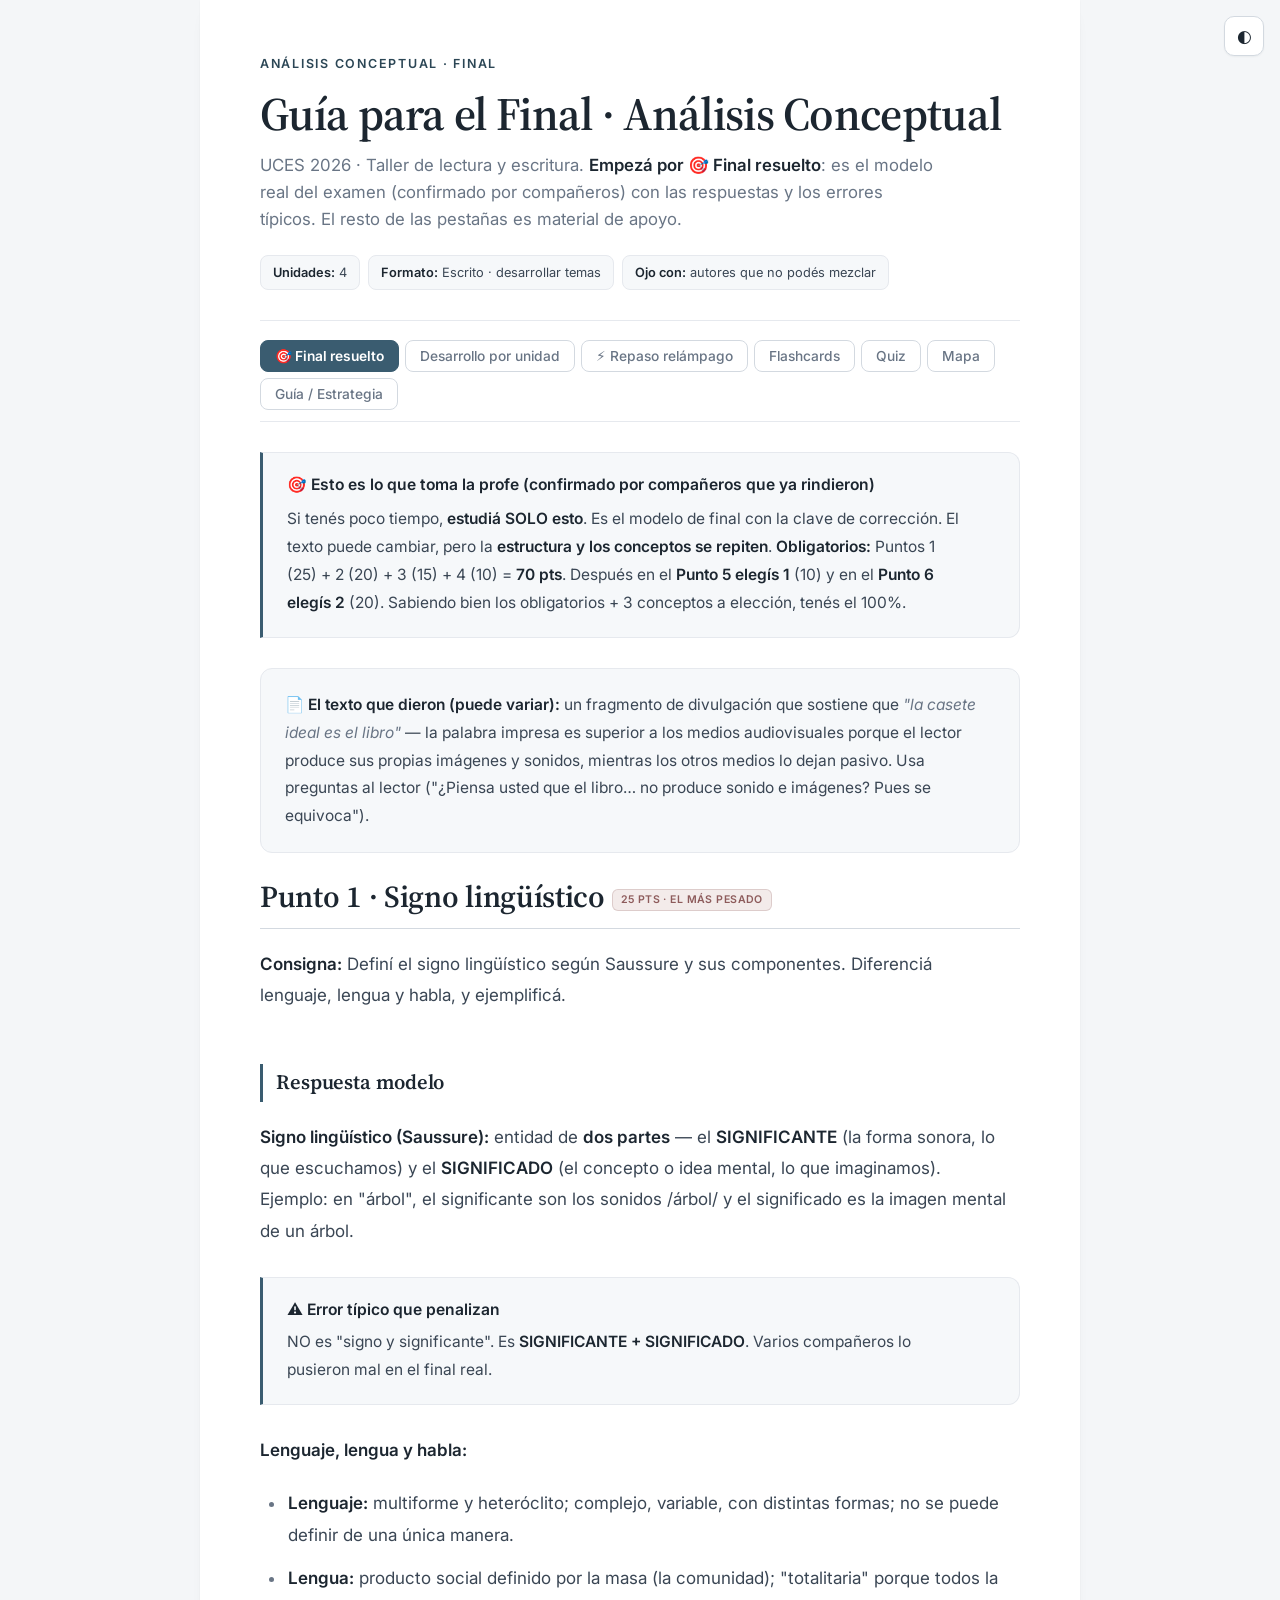
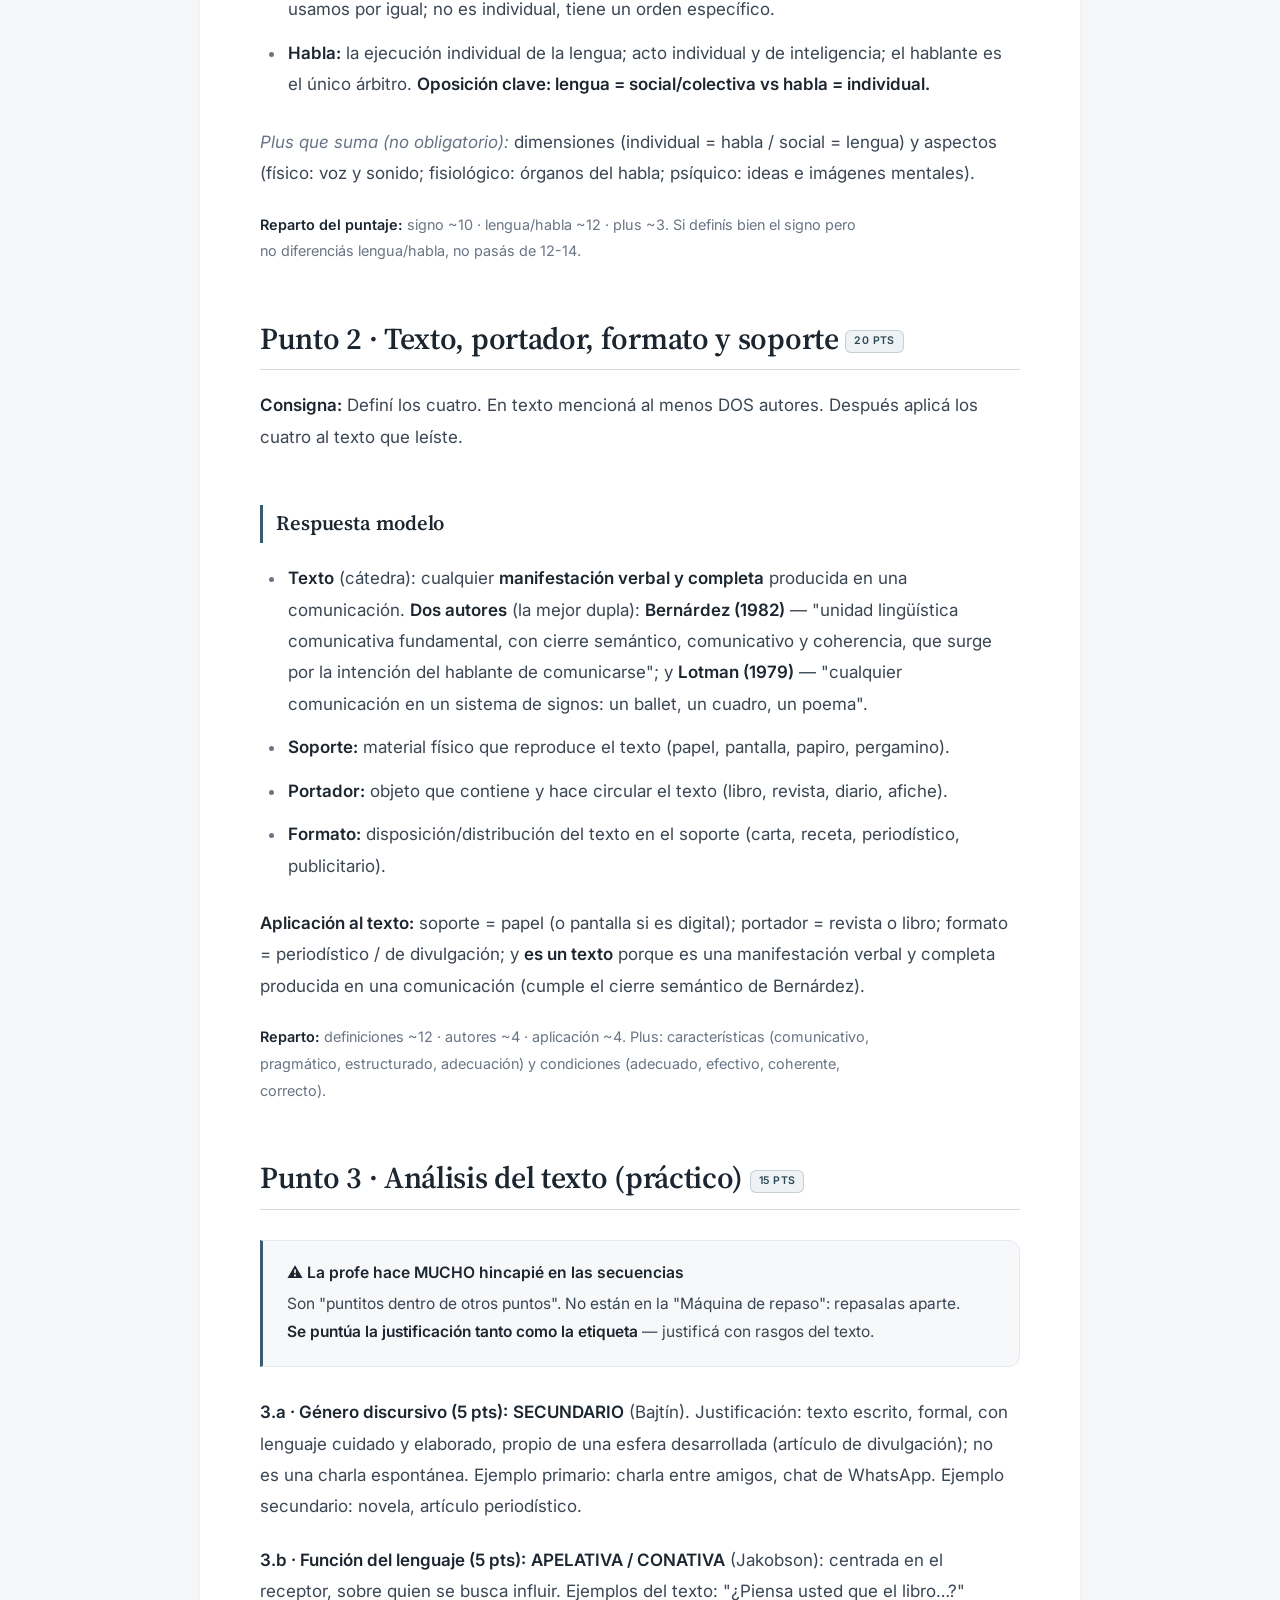
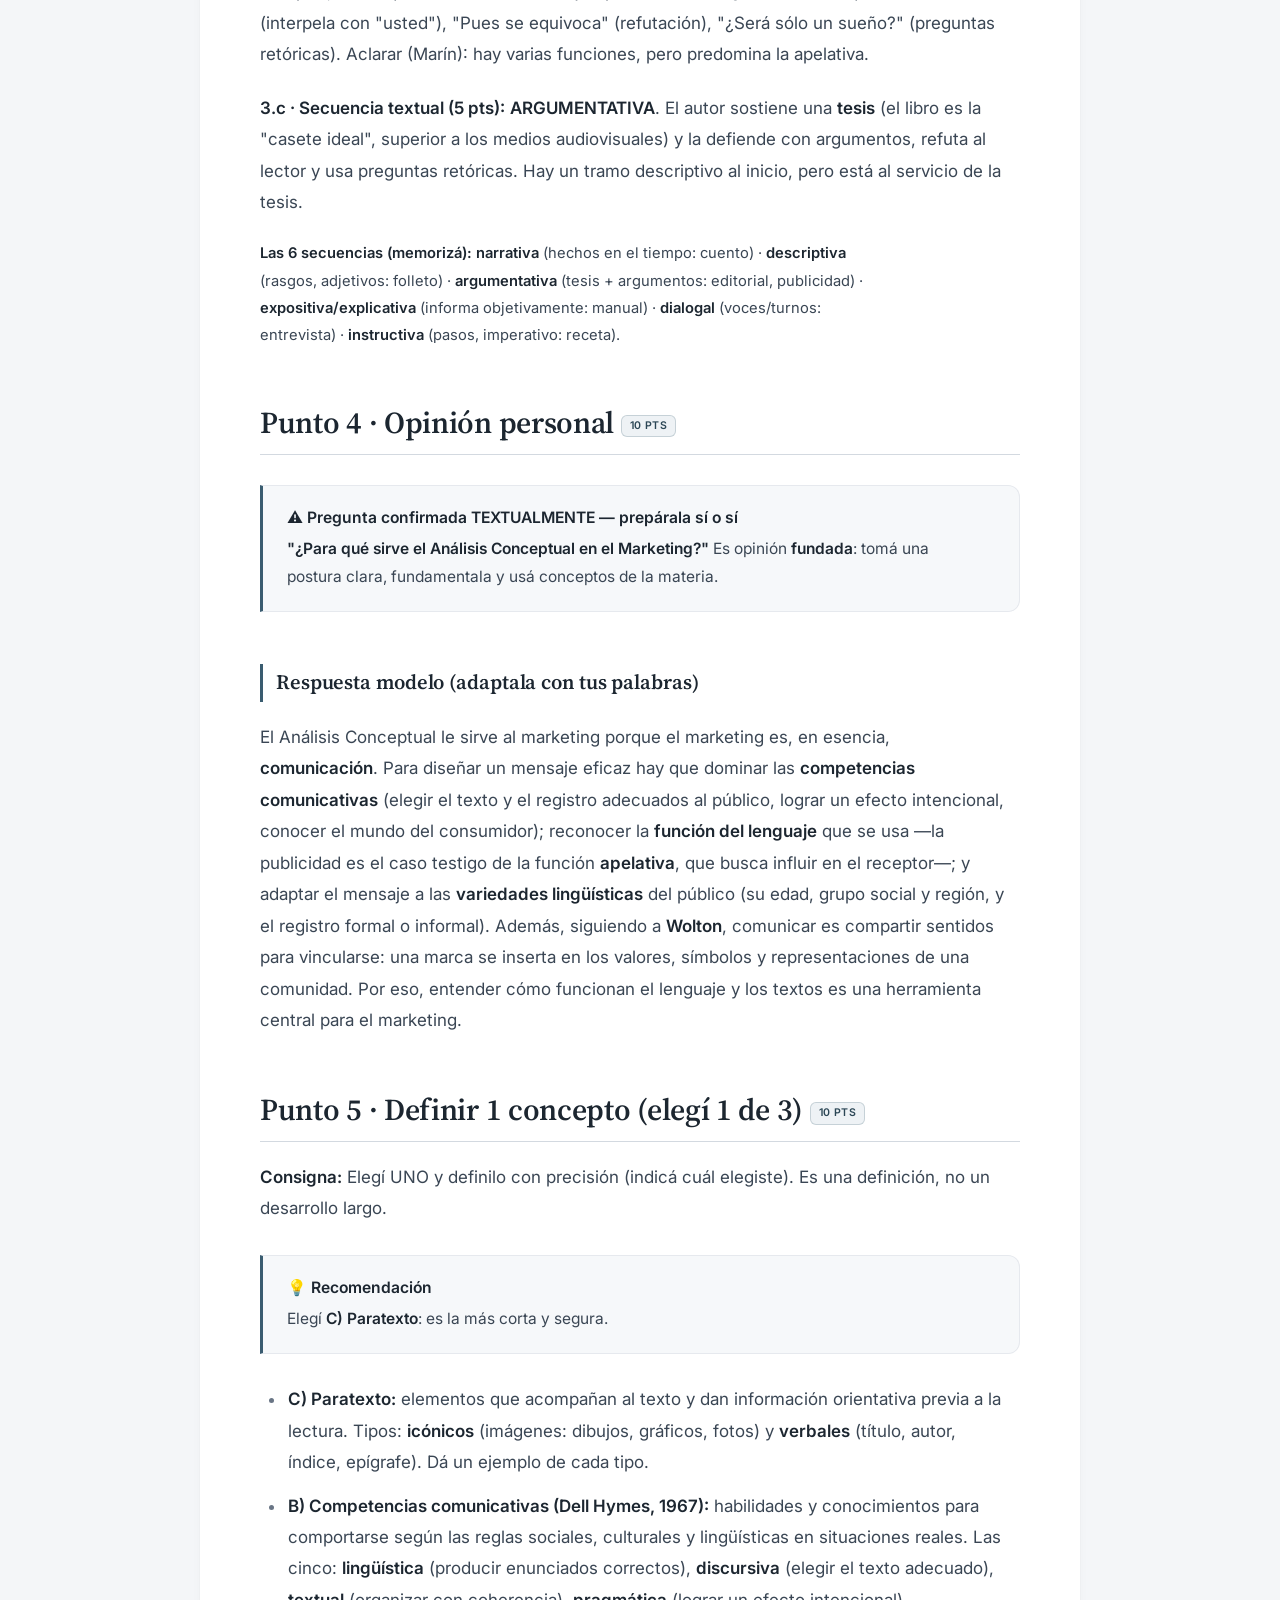
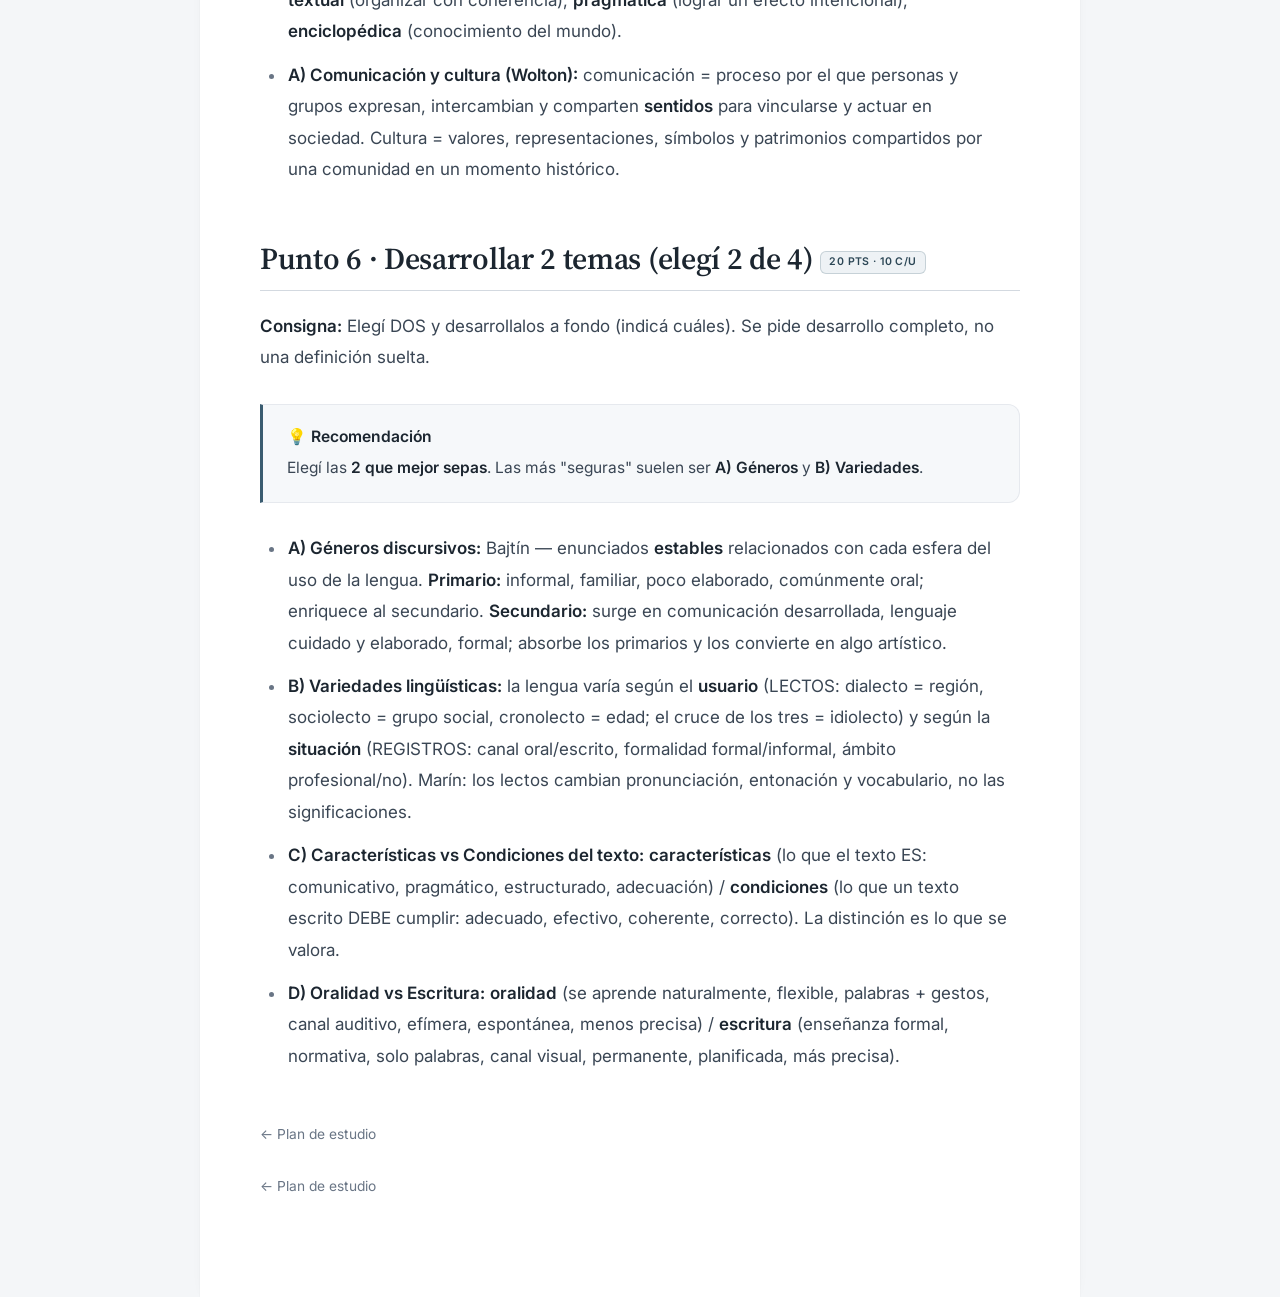
<file: analisis-conceptual-final.html>
<!DOCTYPE html>
<html lang="es">
<head>
<meta charset="UTF-8">
<meta name="viewport" content="width=device-width, initial-scale=1.0">
<title>Análisis Conceptual · Guía para el Final · Sistema de Estudio UCES 2026</title>
<link rel="stylesheet" href="estudio.css">
<style>
.autor-tag{display:inline-flex;align-items:center;gap:6px;font-family:var(--mono);
  font-size:.68rem;font-weight:700;letter-spacing:.08em;text-transform:uppercase;
  background:var(--indigo-soft);color:var(--indigo-deep);border:1px solid var(--indigo);
  padding:5px 12px;border-radius:999px;margin:0 0 14px}
.autor-tag::before{content:"§";font-size:.85rem;line-height:1}
.ejtexto{background:var(--surface-2);border-left:3px solid var(--brand);
  padding:10px 14px;margin:16px 0 6px;font-style:italic;border-radius:0 8px 8px 0}
.ejvars{margin:0 0 6px;padding-left:18px}
.ejvars li{margin:3px 0}
.nuevo-tag{display:inline-block;font-family:var(--mono);font-size:.66rem;font-weight:700;
  letter-spacing:.06em;text-transform:uppercase;color:var(--gold);background:var(--gold-soft);
  border:1px solid color-mix(in srgb,var(--gold) 30%,transparent);border-radius:6px;
  padding:2px 8px;margin-left:8px;vertical-align:middle}
/* ---- endurecimiento mobile (sobre la grilla responsive de estudio.css) ---- */
@media (max-width:560px){
  .map{overflow-x:auto;-webkit-overflow-scrolling:touch}
  .branch{margin-left:9px;padding-left:12px}
  .branch .branch{margin-left:6px;padding-left:10px}
  figure img{padding:5px}
  p,li{overflow-wrap:break-word;word-break:break-word}
  .autor-tag{font-size:.62rem;padding:4px 10px}
  .callout{padding:14px 15px}
}
</style>
</head>
<body>

<button class="theme-btn" id="themeBtn" aria-label="Cambiar tema">◐</button>

<div class="wrap">

<header class="site-head">
  <div class="kicker">Análisis Conceptual · FINAL</div>
  <h1>Guía para el Final · Análisis Conceptual</h1>
  <p class="sub">UCES 2026 · Taller de lectura y escritura. <strong>Empezá por 🎯 Final resuelto</strong>: es el modelo real del examen (confirmado por compañeros) con las respuestas y los errores típicos. El resto de las pestañas es material de apoyo.</p>
  <div class="meta-row">
    <span><b>Unidades:</b> 4</span>
    <span><b>Formato:</b> Escrito · desarrollar temas</span>
    <span><b>Ojo con:</b> autores que no podés mezclar</span>
  </div>
</header>

<nav class="tabs">
  <button class="tab active" data-tab="finalresuelto">🎯 Final resuelto</button>
  <button class="tab" data-tab="desarrollo">Desarrollo por unidad</button>
  <button class="tab" data-tab="repaso">⚡ Repaso relámpago</button>
  <button class="tab" data-tab="flash">Flashcards</button>
  <button class="tab" data-tab="quiz">Quiz</button>
  <button class="tab" data-tab="mapa">Mapa</button>
  <button class="tab" data-tab="guia">Guía / Estrategia</button>
</nav>

<!-- ============ FINAL RESUELTO ============ -->
<section class="tab-panel" id="tab-finalresuelto">

<div class="callout">
  <div class="ct">🎯 Esto es lo que toma la profe (confirmado por compañeros que ya rindieron)</div>
  <p style="margin:8px 0 0">Si tenés poco tiempo, <strong>estudiá SOLO esto</strong>. Es el modelo de final con la clave de corrección. El texto puede cambiar, pero la <strong>estructura y los conceptos se repiten</strong>. <strong>Obligatorios:</strong> Puntos 1 (25) + 2 (20) + 3 (15) + 4 (10) = <strong>70 pts</strong>. Después en el <strong>Punto 5 elegís 1</strong> (10) y en el <strong>Punto 6 elegís 2</strong> (20). Sabiendo bien los obligatorios + 3 conceptos a elección, tenés el 100%.</p>
</div>

<div class="card"><strong>📄 El texto que dieron (puede variar):</strong> un fragmento de divulgación que sostiene que <em>"la casete ideal es el libro"</em> — la palabra impresa es superior a los medios audiovisuales porque el lector produce sus propias imágenes y sonidos, mientras los otros medios lo dejan pasivo. Usa preguntas al lector ("¿Piensa usted que el libro… no produce sonido e imágenes? Pues se equivoca").</div>

<h2>Punto 1 · Signo lingüístico <span class="badge p1">25 pts · el más pesado</span></h2>
<p><strong>Consigna:</strong> Definí el signo lingüístico según Saussure y sus componentes. Diferenciá lenguaje, lengua y habla, y ejemplificá.</p>
<h3>Respuesta modelo</h3>
<p><strong>Signo lingüístico (Saussure):</strong> entidad de <strong>dos partes</strong> — el <strong>SIGNIFICANTE</strong> (la forma sonora, lo que escuchamos) y el <strong>SIGNIFICADO</strong> (el concepto o idea mental, lo que imaginamos). Ejemplo: en "árbol", el significante son los sonidos /árbol/ y el significado es la imagen mental de un árbol.</p>
<div class="callout"><div class="ct">⚠ Error típico que penalizan</div><p style="margin:6px 0 0">NO es "signo y significante". Es <strong>SIGNIFICANTE + SIGNIFICADO</strong>. Varios compañeros lo pusieron mal en el final real.</p></div>
<p><strong>Lenguaje, lengua y habla:</strong></p>
<ul>
<li><strong>Lenguaje:</strong> multiforme y heteróclito; complejo, variable, con distintas formas; no se puede definir de una única manera.</li>
<li><strong>Lengua:</strong> producto social definido por la masa (la comunidad); "totalitaria" porque todos la usamos por igual; no es individual, tiene un orden específico.</li>
<li><strong>Habla:</strong> la ejecución individual de la lengua; acto individual y de inteligencia; el hablante es el único árbitro. <strong>Oposición clave: lengua = social/colectiva vs habla = individual.</strong></li>
</ul>
<p><em>Plus que suma (no obligatorio):</em> dimensiones (individual = habla / social = lengua) y aspectos (físico: voz y sonido; fisiológico: órganos del habla; psíquico: ideas e imágenes mentales).</p>
<p style="color:var(--muted);font-size:.9rem"><strong>Reparto del puntaje:</strong> signo ~10 · lengua/habla ~12 · plus ~3. Si definís bien el signo pero no diferenciás lengua/habla, no pasás de 12-14.</p>

<h2>Punto 2 · Texto, portador, formato y soporte <span class="badge exam">20 pts</span></h2>
<p><strong>Consigna:</strong> Definí los cuatro. En texto mencioná al menos DOS autores. Después aplicá los cuatro al texto que leíste.</p>
<h3>Respuesta modelo</h3>
<ul>
<li><strong>Texto</strong> (cátedra): cualquier <strong>manifestación verbal y completa</strong> producida en una comunicación. <strong>Dos autores</strong> (la mejor dupla): <strong>Bernárdez (1982)</strong> — "unidad lingüística comunicativa fundamental, con cierre semántico, comunicativo y coherencia, que surge por la intención del hablante de comunicarse"; y <strong>Lotman (1979)</strong> — "cualquier comunicación en un sistema de signos: un ballet, un cuadro, un poema".</li>
<li><strong>Soporte:</strong> material físico que reproduce el texto (papel, pantalla, papiro, pergamino).</li>
<li><strong>Portador:</strong> objeto que contiene y hace circular el texto (libro, revista, diario, afiche).</li>
<li><strong>Formato:</strong> disposición/distribución del texto en el soporte (carta, receta, periodístico, publicitario).</li>
</ul>
<p><strong>Aplicación al texto:</strong> soporte = papel (o pantalla si es digital); portador = revista o libro; formato = periodístico / de divulgación; y <strong>es un texto</strong> porque es una manifestación verbal y completa producida en una comunicación (cumple el cierre semántico de Bernárdez).</p>
<p style="color:var(--muted);font-size:.9rem"><strong>Reparto:</strong> definiciones ~12 · autores ~4 · aplicación ~4. Plus: características (comunicativo, pragmático, estructurado, adecuación) y condiciones (adecuado, efectivo, coherente, correcto).</p>

<h2>Punto 3 · Análisis del texto (práctico) <span class="badge exam">15 pts</span></h2>
<div class="callout"><div class="ct">⚠ La profe hace MUCHO hincapié en las secuencias</div><p style="margin:6px 0 0">Son "puntitos dentro de otros puntos". No están en la "Máquina de repaso": repasalas aparte. <strong>Se puntúa la justificación tanto como la etiqueta</strong> — justificá con rasgos del texto.</p></div>
<p><strong>3.a · Género discursivo (5 pts):</strong> <strong>SECUNDARIO</strong> (Bajtín). Justificación: texto escrito, formal, con lenguaje cuidado y elaborado, propio de una esfera desarrollada (artículo de divulgación); no es una charla espontánea. Ejemplo primario: charla entre amigos, chat de WhatsApp. Ejemplo secundario: novela, artículo periodístico.</p>
<p><strong>3.b · Función del lenguaje (5 pts):</strong> <strong>APELATIVA / CONATIVA</strong> (Jakobson): centrada en el receptor, sobre quien se busca influir. Ejemplos del texto: "¿Piensa usted que el libro…?" (interpela con "usted"), "Pues se equivoca" (refutación), "¿Será sólo un sueño?" (preguntas retóricas). Aclarar (Marín): hay varias funciones, pero predomina la apelativa.</p>
<p><strong>3.c · Secuencia textual (5 pts):</strong> <strong>ARGUMENTATIVA</strong>. El autor sostiene una <strong>tesis</strong> (el libro es la "casete ideal", superior a los medios audiovisuales) y la defiende con argumentos, refuta al lector y usa preguntas retóricas. Hay un tramo descriptivo al inicio, pero está al servicio de la tesis.</p>
<p style="font-size:.92rem"><strong>Las 6 secuencias (memorizá):</strong> <strong>narrativa</strong> (hechos en el tiempo: cuento) · <strong>descriptiva</strong> (rasgos, adjetivos: folleto) · <strong>argumentativa</strong> (tesis + argumentos: editorial, publicidad) · <strong>expositiva/explicativa</strong> (informa objetivamente: manual) · <strong>dialogal</strong> (voces/turnos: entrevista) · <strong>instructiva</strong> (pasos, imperativo: receta).</p>

<h2>Punto 4 · Opinión personal <span class="badge exam">10 pts</span></h2>
<div class="callout"><div class="ct">⚠ Pregunta confirmada TEXTUALMENTE — prepárala sí o sí</div><p style="margin:6px 0 0"><strong>"¿Para qué sirve el Análisis Conceptual en el Marketing?"</strong> Es opinión <strong>fundada</strong>: tomá una postura clara, fundamentala y usá conceptos de la materia.</p></div>
<h3>Respuesta modelo (adaptala con tus palabras)</h3>
<p>El Análisis Conceptual le sirve al marketing porque el marketing es, en esencia, <strong>comunicación</strong>. Para diseñar un mensaje eficaz hay que dominar las <strong>competencias comunicativas</strong> (elegir el texto y el registro adecuados al público, lograr un efecto intencional, conocer el mundo del consumidor); reconocer la <strong>función del lenguaje</strong> que se usa —la publicidad es el caso testigo de la función <strong>apelativa</strong>, que busca influir en el receptor—; y adaptar el mensaje a las <strong>variedades lingüísticas</strong> del público (su edad, grupo social y región, y el registro formal o informal). Además, siguiendo a <strong>Wolton</strong>, comunicar es compartir sentidos para vincularse: una marca se inserta en los valores, símbolos y representaciones de una comunidad. Por eso, entender cómo funcionan el lenguaje y los textos es una herramienta central para el marketing.</p>

<h2>Punto 5 · Definir 1 concepto (elegí 1 de 3) <span class="badge exam">10 pts</span></h2>
<p><strong>Consigna:</strong> Elegí UNO y definilo con precisión (indicá cuál elegiste). Es una definición, no un desarrollo largo.</p>
<div class="callout"><div class="ct">💡 Recomendación</div><p style="margin:6px 0 0">Elegí <strong>C) Paratexto</strong>: es la más corta y segura.</p></div>
<ul>
<li><strong>C) Paratexto:</strong> elementos que acompañan al texto y dan información orientativa previa a la lectura. Tipos: <strong>icónicos</strong> (imágenes: dibujos, gráficos, fotos) y <strong>verbales</strong> (título, autor, índice, epígrafe). Dá un ejemplo de cada tipo.</li>
<li><strong>B) Competencias comunicativas (Dell Hymes, 1967):</strong> habilidades y conocimientos para comportarse según las reglas sociales, culturales y lingüísticas en situaciones reales. Las cinco: <strong>lingüística</strong> (producir enunciados correctos), <strong>discursiva</strong> (elegir el texto adecuado), <strong>textual</strong> (organizar con coherencia), <strong>pragmática</strong> (lograr un efecto intencional), <strong>enciclopédica</strong> (conocimiento del mundo).</li>
<li><strong>A) Comunicación y cultura (Wolton):</strong> comunicación = proceso por el que personas y grupos expresan, intercambian y comparten <strong>sentidos</strong> para vincularse y actuar en sociedad. Cultura = valores, representaciones, símbolos y patrimonios compartidos por una comunidad en un momento histórico.</li>
</ul>

<h2>Punto 6 · Desarrollar 2 temas (elegí 2 de 4) <span class="badge exam">20 pts · 10 c/u</span></h2>
<p><strong>Consigna:</strong> Elegí DOS y desarrollalos a fondo (indicá cuáles). Se pide desarrollo completo, no una definición suelta.</p>
<div class="callout"><div class="ct">💡 Recomendación</div><p style="margin:6px 0 0">Elegí las <strong>2 que mejor sepas</strong>. Las más "seguras" suelen ser <strong>A) Géneros</strong> y <strong>B) Variedades</strong>.</p></div>
<ul>
<li><strong>A) Géneros discursivos:</strong> Bajtín — enunciados <strong>estables</strong> relacionados con cada esfera del uso de la lengua. <strong>Primario:</strong> informal, familiar, poco elaborado, comúnmente oral; enriquece al secundario. <strong>Secundario:</strong> surge en comunicación desarrollada, lenguaje cuidado y elaborado, formal; absorbe los primarios y los convierte en algo artístico.</li>
<li><strong>B) Variedades lingüísticas:</strong> la lengua varía según el <strong>usuario</strong> (LECTOS: dialecto = región, sociolecto = grupo social, cronolecto = edad; el cruce de los tres = idiolecto) y según la <strong>situación</strong> (REGISTROS: canal oral/escrito, formalidad formal/informal, ámbito profesional/no). Marín: los lectos cambian pronunciación, entonación y vocabulario, no las significaciones.</li>
<li><strong>C) Características vs Condiciones del texto:</strong> <strong>características</strong> (lo que el texto ES: comunicativo, pragmático, estructurado, adecuación) / <strong>condiciones</strong> (lo que un texto escrito DEBE cumplir: adecuado, efectivo, coherente, correcto). La distinción es lo que se valora.</li>
<li><strong>D) Oralidad vs Escritura:</strong> <strong>oralidad</strong> (se aprende naturalmente, flexible, palabras + gestos, canal auditivo, efímera, espontánea, menos precisa) / <strong>escritura</strong> (enseñanza formal, normativa, solo palabras, canal visual, permanente, planificada, más precisa).</li>
</ul>

<a class="back" href="index.html">← Plan de estudio</a>
</section>

<!-- ============ DESARROLLO ============ -->
<section class="tab-panel hidden" id="tab-desarrollo">

<div class="card"><p>Cada concepto tiene un <strong>badge</strong> según su peso: <span class="badge p1">Imprescindible</span> cae casi seguro, <span class="badge p2">Importante</span> muy probable, <span class="badge p3">Complementario</span> es de apoyo. Los ejemplos cotidianos son para entender; en el examen usá los <strong>términos académicos</strong> y nombrá al autor. ¿Buscás el modelo real del examen con respuestas? Está en <strong>🎯 Final resuelto</strong>.</p></div>

<h2>Unidad 1 · Lenguaje y comunicación</h2>

<div class="tema">
<p><strong>Jakobson (1963):</strong> en toda comunicación hay 6 elementos: <strong>emisor, receptor, mensaje, canal, código y referente</strong> (el tema del que se habla) <span class="badge p2">Importante</span>. Modelo heredado de la ingeniería (Shannon), mecanicista.</p>
<p><strong>Marín</strong> critica: la comunicación humana no es mecánica, se da en <strong>situaciones sociales</strong> (vínculo, jerarquías, saberes). Además "es imposible no comunicarse": gestos y silencios también comunican (código cultural).</p>
<p><strong>Kerbrat-Orecchioni</strong> reformula el esquema sumando lo que cada participante pone en juego:</p>
<ul>
  <li><strong>Competencias lingüística y paralingüística</strong> (armar/interpretar enunciados, entonación, gestos).</li>
  <li><strong>Competencias ideológica y cultural</strong> (conocimiento del mundo o enciclopédica).</li>
  <li><strong>Determinaciones psicológicas</strong> (imagen de mí, del otro y del vínculo).</li>
  <li><strong>Restricciones del universo del discurso</strong> (lo que puede y debe decirse).</li>
</ul>
<p>Se habla de <strong>instancia emisora/receptora</strong> (una publicidad no tiene emisor único). Tres conceptos: <strong>ruido</strong> (interferencia, incluso el malentendido), <strong>redundancia</strong> (repetir para reducir el ruido) y <strong>ambigüedad</strong> (más de una interpretación; se deshace con cotexto/contexto).</p>
<div class="callout">
  <div class="ct">Ejemplo</div>
  <p style="margin:0">"Te espero en el banco" (¿plaza o Santander?) = ambigüedad léxica; "llevá la plata del alquiler" la deshace por cotexto.</p>
</div>
</div>

<div class="tema">
<p>Las <strong>funciones del lenguaje</strong> (Jakobson) son las <strong>finalidades del uso de la lengua</strong> <span class="badge p1">Imprescindible</span>. Todo acto de comunicación verbal (oral o escrita) tiene propósitos o finalidades, <strong>no necesariamente conscientes</strong>. Jakobson las limita a <strong>seis</strong> porque relaciona cada una con un <strong>elemento de su esquema de comunicación</strong>: la función pone el "acento" en uno de esos elementos.</p>
<div class="callout">
  <div class="ct">Las 6 funciones (intención → elemento → función)</div>
  <ul style="margin:6px 0 0">
    <li><strong>Referencial / informativa</strong> (acento en el <strong>referente</strong>, que es extraverbal): comunicar datos, hechos, ideas. Predomina en textos científicos y expositivos, noticias.</li>
    <li><strong>Conativa / apelativa</strong> (acento en el <strong>receptor</strong>): influir sobre el otro para que actúe o piense de cierta manera (es una apelación al interlocutor). Publicidad, discursos políticos.</li>
    <li><strong>Emotiva / expresiva</strong> (acento en el <strong>emisor</strong>): expresar la propia interioridad (sentimientos, sensaciones, pensamientos). Aparece en textos cotidianos: conversación, carta familiar o íntima. Ojo: NO es la función de los textos literarios, y está casi proscripta de los textos con predominio del referente.</li>
    <li><strong>Fática</strong> (acento en el <strong>canal</strong>): mantener abierto el canal; enunciados aparentemente triviales para verificar que el contacto sigue. "¿Me escuchás?", "aha", "sí, sí".</li>
    <li><strong>Poética</strong> (acento en el <strong>mensaje</strong>): crear mensajes por el mensaje mismo (arte verbal). Textos literarios en general, no solo poemas; para Jakobson la literatura es una transformación del código.</li>
    <li><strong>Metalingüística</strong> (acento en el <strong>código</strong>): hablar del lenguaje con el lenguaje (es el único código reflexivo, que se vuelve sobre sí mismo). Definiciones, este apunte.</li>
  </ul>
</div>
<div class="callout">
  <div class="ct">Las 5 observaciones de Marín (caen mucho como V/F)</div>
  <ul style="margin:6px 0 0">
    <li><strong>a)</strong> Las funciones son una <mark>abstracción teórica</mark>: nadie elige deliberada y conscientemente "usar" una función.</li>
    <li><strong>b)</strong> Lo que el hablante elige <strong>no es una función</strong>, sino un <strong>tipo de texto o discurso</strong> adecuado a la situación y a sus deseos o necesidades.</li>
    <li><strong>c)</strong> La interacción social <strong>estandarizó</strong> los tipos de texto adecuados a cada situación: ahí el hablante encuentra un "marco" o patrón para comunicarse.</li>
    <li><strong>d)</strong> Los tipos de texto <strong>no SON funciones</strong>: las <strong>vehiculizan</strong>.</li>
    <li><strong>e)</strong> Cada texto vehiculiza <strong>varias funciones a la vez</strong>, pero siempre hay <strong>una predominante</strong>.</li>
  </ul>
</div>
<p><strong>Funciones según Halliday</strong> (otra perspectiva): tres macrofunciones que aparecen implícitas y juntas en todo uso del lenguaje. <strong>Ideacional</strong> (expresar la experiencia del mundo y de la conciencia; conceptualizadora), <strong>interpersonal</strong> (establecer relaciones sociales entre los participantes) y <strong>textual</strong> (organizar el mensaje como texto).</p>
<div class="callout">
  <div class="ct">Ejemplos</div>
  <p style="margin:0">Publicidad = apelativa · historia de Insta llorando = emotiva · "¿se escucha?" = fática · juego de palabras = poética · noticia = referencial · definir un sustantivo = metalingüística.</p>
</div>
</div>

<div class="tema">
<p>Saussure (Curso de lingüística general) se pregunta cuál es el <strong>objeto de la lingüística</strong> <span class="badge p2">Importante</span> y hace la distinción clásica:</p>
<ul>
  <li><strong>Lenguaje:</strong> la facultad humana; heterogéneo (físico, fisiológico y psíquico). No se estudia como un todo.</li>
  <li><strong>Lengua:</strong> la parte <strong>social</strong>; un <strong>sistema de signos</strong>, convención del cuerpo social, exterior al individuo. ES el objeto de la lingüística.</li>
  <li><strong>Habla:</strong> el acto <strong>individual</strong>, el uso concreto del sistema.</li>
</ul>
<p>En el <strong>circuito del habla</strong> (A y B) el signo une un <strong>concepto</strong> con una <strong>imagen acústica</strong> (la huella psíquica del sonido, no el sonido físico).</p>
<figure>
  <img src="assets/analisis-conceptual/saussure_07.png" alt="Página del Curso de lingüística general de Saussure: circuito del habla con los esquemas de A y B, y diagrama del signo lingüístico (concepto e imagen acústica en un círculo con las fases de fonación y audición)" loading="lazy">
  <figcaption>Saussure, Curso de lingüística general: circuito del habla (A y B) y esquema del signo lingüístico (concepto/imagen acústica). Fuente: apunte de cátedra.</figcaption>
</figure>
<p>Propone la <strong>semiología</strong>: la ciencia que estudia la vida de los signos en la vida social; la lingüística sería una parte de ella.</p>
<div class="callout">
  <div class="ct">El signo lingüístico</div>
  <p style="margin:0">Une <mark>significado (concepto) y significante (imagen acústica)</mark> como las dos caras de una hoja: inseparables. La unión es psíquica, arbitraria y convencional.</p>
</div>
<div class="callout">
  <div class="ct">Ejemplo</div>
  <p style="margin:0">La lengua = las reglas del truco (existen antes que vos, no las cambiás solo); el habla = cada partida concreta.</p>
</div>
</div>

<div class="tema">
<p>Bajtín ("El problema de los géneros discursivos"): usamos la lengua dentro de <strong>esferas de la actividad humana</strong>, y cada una elabora sus <strong>géneros discursivos</strong> = <mark>"tipos relativamente estables de enunciados"</mark> <span class="badge p2">Importante</span>. Esa es LA definición a citar. Combinan tres elementos: <strong>contenido temático</strong> (de qué se habla), <strong>estilo</strong> (recursos léxicos/gramaticales) y <strong>composición</strong> (cómo se estructura).</p>
<ul>
  <li><strong>Géneros primarios (simples):</strong> comunicación inmediata y cotidiana (diálogo, carta, réplica).</li>
  <li><strong>Géneros secundarios (complejos):</strong> comunicación cultural organizada, sobre todo escrita (novela, drama, investigación científica). <strong>Absorben y reelaboran</strong> los primarios (un diálogo dentro de una novela ya no es conversación real).</li>
</ul>
<div class="callout">
  <div class="ct">Ejemplo</div>
  <p style="margin:0">Un audio de WhatsApp = género primario; una serie que lo mete en su guion lo reelabora = secundario.</p>
</div>
</div>

<div class="tema">
<p>Cuando hablamos de la <strong>lengua en cuanto código</strong>, Marín marca que no es uniforme: en el uso concreto muestra <strong>variaciones</strong> <span class="badge p1">Imprescindible</span>. Quien estudió esto es la <strong>sociolingüística</strong>, y dentro de ella <strong>Halliday</strong> estableció categorías de variedades que se dan en general en todas las lenguas (por eso se habla genéricamente de <strong>variedades del código</strong>). Halliday distingue dos grandes grupos:</p>
<ul>
  <li><strong>Variedades relacionadas con los usuarios</strong> → dependen de los <strong>factores sociales</strong> de las personas (quién sos): los <strong>LECTOS</strong>.</li>
  <li><strong>Variedades relacionadas con la situación comunicativa</strong> → dependen de los <strong>factores situacionales</strong> (dónde, con quién, para qué): los <strong>REGISTROS</strong>.</li>
</ul>
<div class="callout">
  <div class="ct">Dato fino que aman tomar (V/F)</div>
  <p style="margin:0">Este tema antes se enseñaba como <mark>"niveles de la lengua"</mark>. Hoy se prefiere <strong>"variedades"</strong> por dos razones: (1) "niveles" remite a <strong>jerarquía</strong>, a estados superiores e inferiores (y no hay una variedad "mejor" que otra); (2) la idea de "niveles" generaba zonas de confusión e imbricación. Si te ponen "los lectos son niveles superiores e inferiores de la lengua" → <strong>FALSO</strong>.</p>
</div>
<h3>Variedades según el usuario: LECTOS</h3>
<p>Reciben el nombre de <strong>lectos</strong> y están vinculadas a los usuarios porque dependen del <strong>lugar en que el usuario vive o de donde procede, su ubicación social, su ocupación y su edad</strong>. Según ese factor de variación:</p>
<ul>
  <li><strong>Dialecto:</strong> variedad debida a la <strong>región</strong> de origen o de adopción. Subtipos: <strong>general</strong> (la variedad compartida y comprendida en toda la comunidad lingüística) y <strong>regional</strong> (la propia de una zona: léxico y entonación locales). Ej.: el "che, ¿vos vas?" rioplatense vs. el "¿tú vas?" de otros países.</li>
  <li><strong>Sociolecto:</strong> variedad debida al <strong>grupo social</strong> de origen o de adopción. Expresa la <mark>diversidad de la estructura social</mark>: el lenguaje indica <strong>patrones jerárquicos</strong>. Subtipos: <strong>escolarizado</strong> (de hablantes con paso por la escuela: léxico más amplio, sintaxis más cuidada) y <strong>no escolarizado</strong>. ("pieza", "cuarto" y "habitación" nombran lo mismo en distintos grupos.)</li>
  <li><strong>Cronolecto:</strong> variedad debida al <strong>factor edad o generacional</strong>. Subtipos: <strong>infantil</strong>, <strong>adolescente</strong> y <strong>adulto</strong>. (Tu abuela no dice "ah re" ni "tremendo".)</li>
  <li><strong>Idiolecto</strong> (idio- = particular, único): el <strong>modo peculiar de usar el lenguaje que tiene un individuo</strong>. Está constituido por el <strong>cruce</strong> de su dialecto + sociolecto + cronolecto.</li>
</ul>
<div class="callout">
  <div class="ct">Subtipos de cada lecto (cátedra)</div>
  <ul style="margin:6px 0 0">
    <li><strong>Dialecto:</strong> general / regional</li>
    <li><strong>Sociolecto:</strong> escolarizado / no escolarizado</li>
    <li><strong>Cronolecto:</strong> infantil / adolescente / adulto</li>
  </ul>
</div>
<div class="callout">
  <div class="ct">Ejemplos de lectos</div>
  <ul style="margin:6px 0 0">
    <li><strong>Dialecto general:</strong> "auto", "niño" (se entienden en toda la comunidad). <strong>Regional:</strong> "pibe" / "che" (rioplatense), "guagua" (colectivo en el Caribe), el voseo ("vos tenés") vs. el tuteo ("tú tienes").</li>
    <li><strong>Sociolecto escolarizado:</strong> "No obstante, considero que la propuesta es inviable". <strong>No escolarizado:</strong> "Naa, eso no va a andar, viste".</li>
    <li><strong>Cronolecto infantil:</strong> "guau-guau", "tete", "aua" (agua). <strong>Adolescente:</strong> "ah re", "tremendo", "literal", "estás flasheando". <strong>Adulto:</strong> "qué quilombo el tránsito", "tengo un montón de trámites".</li>
    <li><strong>Idiolecto:</strong> tu mezcla personal: un porteño (dialecto) + universitario (sociolecto) + de veintipico (cronolecto) que además abusa del "obvio" y arranca todo con "mirá".</li>
  </ul>
</div>
<p>Detalle de Marín que cae como V/F: los lectos marcan diferencias en la <strong>pronunciación, la entonación y el vocabulario</strong>, <mark>pero no en las significaciones</mark> (no cambia la semántica, solo la forma).</p>
<h3>Variedades según la situación: REGISTROS</h3>
<p>También se las llama <strong>variedades acordes con el uso</strong>: no dependen del origen ni de la posición del hablante (quién sos), sino de la <strong>situación comunicativa</strong> que exige una determinada forma de usar el lenguaje. Las tres opciones de registro son:</p>
<ul>
  <li><strong>Oral / Escrito</strong></li>
  <li><strong>Formal / Informal</strong></li>
  <li><strong>Profesional / No profesional:</strong> la opción "profesional" son las <strong>jergas profesionales u ocupacionales</strong> (juristas, médicos, estudiantes, técnicos; también gamers o marketineros con su "engagement" y su "funnel"). Se usan en la situación profesional, no en cualquier situación de la vida cotidiana.</li>
</ul>
<div class="callout">
  <div class="ct">Ejemplos de registros</div>
  <ul style="margin:6px 0 0">
    <li><strong>Oral:</strong> "che, ¿me pasás la sal?". <strong>Escrito:</strong> "Por favor, ¿podrías alcanzarme la sal?".</li>
    <li><strong>Formal:</strong> "Estimada profesora: le escribo para solicitarle una prórroga". <strong>Informal:</strong> "profe, ¿me da unos días más? jaja".</li>
    <li><strong>Profesional:</strong> "el lead no convirtió en el funnel" (marketing), "el paciente presenta cuadro febril" (medicina), "se hace lugar a la demanda" (derecho). <strong>No profesional:</strong> "el cliente no compró", "tiene fiebre", "le dieron la razón".</li>
  </ul>
  <p style="margin:8px 0 0">Lo mismo dicho en distintos registros: <em>"Tení que mandarme eso ya"</em> (oral / informal) vs. <em>"Le agradeceré que me remita la documentación a la brevedad"</em> (escrito / formal).</p>
</div>
<div class="callout">
  <div class="ct">Implicación: adecuación</div>
  <p style="margin:0">Un buen comunicador <strong>modifica su registro al cambiar la situación</strong> y es consciente de su propio idiolecto para <strong>flexibilizarlo</strong> según el contexto (esto es la <strong>adecuación</strong>). Marín agrega una vuelta de tuerca: a veces alguien mantiene a propósito el registro profesional ante quien no puede entenderlo, no por descuido, sino como un <strong>modo de ejercer poder</strong> sobre el otro.</p>
</div>
<div class="callout">
  <div class="ct">Ejemplo cotidiano</div>
  <p style="margin:0">En un día usás varios registros (audio informal, mail formal, jerga del laburo), pero tu <strong>idiolecto</strong> es tu mezcla única: porteño (dialecto) + universitario (sociolecto) + veintipico (cronolecto).</p>
</div>

<h3>Práctica: identificá las variables en cada texto</h3>
<p>Así suele caer en el examen: te dan un texto y tenés que reconocer el lecto y el registro. Leé primero y tratá de marcarlas vos antes de ver el análisis.</p>

<p class="ejtexto">"Eh, boludo, ¿vas a ir a lo de Tomi hoy? Re tremenda la junta, dicen que cae toda la banda. Avisá ahí, dale 🙌"</p>
<ul class="ejvars">
  <li><strong>Dialecto:</strong> regional rioplatense ("boludo", "re", voseo "vas / avisá").</li>
  <li><strong>Sociolecto:</strong> no escolarizado en este registro (informal, espontáneo).</li>
  <li><strong>Cronolecto:</strong> adolescente ("re tremenda", "la banda", "dale").</li>
  <li><strong>Registro:</strong> oral (aunque sea un chat), informal, no profesional.</li>
</ul>

<p class="ejtexto">"Estimada Dra. Pérez: me dirijo a usted a fin de solicitarle una prórroga para la entrega del trabajo práctico. Agradezco desde ya su consideración. La saluda atentamente, Gerardo Muro."</p>
<ul class="ejvars">
  <li><strong>Dialecto:</strong> general (sin marcas regionales fuertes; usa "usted").</li>
  <li><strong>Sociolecto:</strong> escolarizado (léxico cuidado: "a fin de", "prórroga", "su consideración").</li>
  <li><strong>Cronolecto:</strong> adulto.</li>
  <li><strong>Registro:</strong> escrito, formal, no profesional.</li>
</ul>

<p class="ejtexto">"El lead entró por el formulario pero no convirtió en el funnel; lo encolamos en el flujo de nurturing y disparamos un mail de reengagement."</p>
<ul class="ejvars">
  <li><strong>Dialecto:</strong> general, con anglicismos técnicos.</li>
  <li><strong>Sociolecto:</strong> escolarizado.</li>
  <li><strong>Cronolecto:</strong> adulto.</li>
  <li><strong>Registro:</strong> profesional (jerga de marketing/CRM), escrito, neutro-formal.</li>
</ul>

<p class="ejtexto">"M'hijo, andá a buscar la pava pa'l mate que ya casi está el agua. ¿Trajiste la yerba e' la despensa?"</p>
<ul class="ejvars">
  <li><strong>Dialecto:</strong> regional (litoral/NEA: apócopes "pa'l", "e'", "m'hijo").</li>
  <li><strong>Sociolecto:</strong> no escolarizado.</li>
  <li><strong>Cronolecto:</strong> adulto/mayor.</li>
  <li><strong>Registro:</strong> oral, informal, no profesional.</li>
</ul>

<div class="callout">
  <div class="ct">Cómo pararte frente al texto (paso a paso)</div>
  <p style="margin:0">1) ¿Hay marcas de <strong>región</strong> (voseo, palabras locales)? → dialecto. 2) ¿El léxico es más cuidado o más espontáneo? → sociolecto (escolarizado / no). 3) ¿Qué <strong>edad</strong> sugieren las palabras? → cronolecto. 4) ¿Es <strong>oral o escrito</strong>, <strong>formal o informal</strong>, usa <strong>jerga profesional</strong>? → registro. Lo del usuario (lecto) no cambia aunque cambie la situación; lo del registro sí.</p>
</div>
</div>

<h2>Unidad 2 · El universo de los textos I</h2>

<div class="tema">
<p>La cátedra dio varias definiciones de autores y pidió elaborar un concepto propio de <strong>texto</strong> <span class="badge p1">Imprescindible</span>. Arranca con su <strong>propia definición</strong>: "<mark>texto significa cualquier manifestación verbal y completa que se produzca en una comunicación</mark>". Después cita a los autores (textual de la filmina):</p>
<ul>
  <li><strong>Lázaro Carreter (1971):</strong> "todo conjunto analizable de signos. Son textos, por lo tanto, un fragmento de una conversación, una conversación entera, un verso, una novela".</li>
  <li><strong>Dressler (1973):</strong> "texto es el mayor signo lingüístico".</li>
  <li><strong>Galperin (1974):</strong> "texto es un mensaje objetivado en forma de documento escrito, que consta de una serie de enunciados unidos mediante diferentes enlaces de tipo léxico, gramatical y lógico".</li>
  <li><strong>Isenberg (1976):</strong> "texto es la forma primaria de organización en la que se manifiesta el lenguaje humano. Cuando se produce una comunicación entre seres humanos (hablada/escrita) es en forma de textos".</li>
  <li><strong>Bernárdez (1982):</strong> "texto es la unidad lingüística comunicativa fundamental, producto de la actividad verbal humana. Se caracteriza por su cierre semántico y comunicativo y por su coherencia, formada a partir de la intención comunicativa del hablante de crear un texto íntegro y también a partir de su estructuración".</li>
  <li><strong>Lotman (1979):</strong> "texto es cualquier comunicación que se haya realizado en un determinado sistema de signos. Así son textos un ballet, un espectáculo teatral, un poema o un cuadro".</li>
</ul>
<p>Para <strong>Marín</strong>, un texto se define por su <strong>coherencia</strong> y tiene tres dimensiones: <strong>finalidad comunicativa</strong> (pragmática), <strong>coherencia</strong> (semántica) y <strong>cohesión</strong> (gramatical y léxica).</p>
<h3>Características y condiciones</h3>
<p>Características fundamentales de los textos (cátedra):</p>
<ul>
  <li><strong>Carácter comunicativo:</strong> se producen en una actividad comunicativa.</li>
  <li><strong>Carácter pragmático:</strong> ocurren en una situación concreta (contexto, propósito).</li>
  <li><strong>Estructurado:</strong> tiene orden, reglas propias, organización interna.</li>
  <li><strong>Adecuación:</strong> elegir, entre todas las opciones que da la lengua, la más apropiada para la situación.</li>
</ul>
<p>Condiciones de los textos escritos: que sean <strong>adecuados</strong> (al destinatario y al propósito), <strong>efectivos</strong> (que logren su propósito), <strong>coherentes</strong> (información clara, sin contradicciones, bien organizada) y <strong>correctos</strong> (sin errores de expresión ni ortografía).</p>
<div class="callout">
  <div class="ct">Ejemplo cotidiano</div>
  <p style="margin:0">¿Una lista de contactos es un texto? Depende de si el lector puede darle coherencia (un sentido global). La coherencia es semántica Y pragmática.</p>
</div>
</div>

<div class="tema">
<p>Cuatro nociones que siempre se mezclan en el examen <span class="badge p1">Imprescindible</span>:</p>
<ul>
  <li><strong>Paratexto</strong> (para = al lado de): elementos que acompañan al texto y preparan su recepción. <strong>Icónicos</strong> (fotos, gráficos, dibujos) y <strong>verbales</strong> (título, autor, índice, epígrafe, copete, volanta, prólogo, notas).</li>
  <li><strong>Soporte:</strong> el material físico que sustenta el texto: antes arcilla, papiro, pergamino; después papel; hoy también soportes electrónicos y magnéticos.</li>
  <li><strong>Portador:</strong> quien "porta" el texto: libro, revista, diario, página web, portal de noticias.</li>
  <li><strong>Formato:</strong> la disposición del texto en el espacio, su distribución en el soporte: formato carta, receta, periodístico, publicitario.</li>
</ul>
<div class="callout">
  <div class="ct">Ejemplo cotidiano</div>
  <p style="margin:0">Noticia en Infobae desde el celu: soporte = pantalla; portador = el portal; formato = periodístico; paratextos = titular, foto con epígrafe, volanta. El paratexto te da <mark>hipótesis previas de lectura</mark> antes de leer el cuerpo.</p>
</div>
</div>

<div class="tema">
<p>La <strong>macroestructura</strong> (van Dijk) es la representación abstracta del <strong>sentido global del texto</strong>, expresable en una sola proposición <span class="badge p1">Imprescindible</span>. Es la respuesta a "¿de qué trata?". Se llega aplicando las <strong>macrorreglas</strong> (reducen las proposiciones a una sola). Son cuatro, en dos grupos:</p>
<div class="callout">
  <div class="ct">Omitir y conservar</div>
  <ul style="margin:6px 0 0">
    <li><strong>1. Supresión:</strong> se suprimen las proposiciones innecesarias para interpretar lo que sigue. "Tomó un taxi. Le indicó la dirección. El taxi partió" → "Tomó un taxi".</li>
    <li><strong>2. Selección:</strong> se omite lo que es condición, parte o presuposición de la información esencial. "Se puso el saco y buscó el llavero; abrió la puerta y salió" → "Salió".</li>
  </ul>
</div>
<div class="callout">
  <div class="ct">Sustituir con tu conocimiento del mundo</div>
  <ul style="margin:6px 0 0">
    <li><strong>3. Generalización:</strong> se reúnen objetos o acciones en una palabra que los agrupe. "Lápices, papeles, libros, pisapapeles" → "útiles de escritorio".</li>
    <li><strong>4. Construcción:</strong> se reemplazan proposiciones por una frase nueva que el lector construye. "Se puso el saco, buscó el llavero, abrió la puerta y subió al Ford" → "Se fue en auto".</li>
  </ul>
</div>
<p>Se aplican distinto según el tipo de texto: en una narración la macroestructura es una <strong>acción</strong>; en un argumentativo, una <strong>recomendación</strong>.</p>
<div class="callout">
  <div class="ct">Ejemplo</div>
  <p style="margin:0">Un audio largo del viaje en bondi lo resumís en "le fue mal viajando" = aplicaste macrorreglas. La macroestructura de una noticia: "Un temporal provocó graves inconvenientes".</p>
</div>
</div>

<div class="tema">
<p>Las dos propiedades esenciales del texto (las reglas de coherencia van a fondo en la Unidad 3) <span class="badge p1">Imprescindible</span>.</p>
<p><strong>Coherencia:</strong> la propiedad que define al texto; lo hace una <strong>unidad</strong>, no una suma de oraciones. Es semántica (relación de sentidos) y pragmática (el receptor con su conocimiento del mundo). El emisor la construye y el receptor la <strong>reconstruye</strong>.</p>
<p><strong>Cohesión:</strong> la explicitación de esas relaciones mediante recursos <strong>gramaticales</strong> (pronominalización, elipsis, conjunción/conectores) y <strong>léxicos</strong> (sinonimia, hiperonimia/hiponimia). Detalle fino que aman tomar: <mark>la cohesión NO es condición necesaria ni suficiente para que haya texto</mark>. Un poema casi sin recursos cohesivos puede ser coherente; una serie de oraciones llena de conectores puede ser incoherente.</p>
<div class="callout">
  <div class="ct">Recursos cohesivos que pide el programa</div>
  <ul style="margin:6px 0 0">
    <li><strong>Pronominalización</strong> (gramatical): "¿Dónde está el libro? No lo encuentro".</li>
    <li><strong>Elipsis</strong> (gramatical): "Mi camisa es azul, la suya verde" (se suprime "camisa").</li>
    <li><strong>Conjunción / conectores</strong> (gramatical): "pero", "por lo tanto", "en resumen": indican qué relación establecer (causa, contraste, tiempo).</li>
    <li><strong>Sinonimia</strong> (léxica): "habitación" → "cuarto".</li>
    <li><strong>Hiperonimia / hiponimia</strong> (léxica): "caballo" (hiperónimo) engloba a "bayo", "zaino" (hipónimos); "flor" a "violeta", "azalea".</li>
  </ul>
</div>
<p>Extra de Marín cap. 5 (por si pinta el final): la cohesión referencial es <strong>exofórica</strong> (a la realidad) o <strong>endofórica</strong> (dentro del texto), y esta última <strong>anafórica</strong> (hacia atrás) o <strong>catafórica</strong> (hacia adelante). También <strong>reiteración</strong> y <strong>nominalización</strong> ("ofreció" → "el ofrecimiento").</p>
<div class="callout">
  <div class="ct">Ejemplo</div>
  <p style="margin:0">"Messi volvió. El capitán fue recibido... El rosarino agradeció...": "el capitán", "el rosarino" correfieren a Messi (cohesión léxica para no repetir).</p>
</div>
</div>

<div class="tema">
<p>Dos capítulos de "Lengua. Léxico, gramática y texto" <span class="badge p2">Importante</span>:</p>
<p><strong>Bonorino y Cuñarro</strong> (cap. 5): las <strong>relaciones léxicas</strong> (sinonimia, antonimia, hiperonimia, polisemia, homonimia, campo léxico) son conexiones de significado entre palabras. Base teórica de la cohesión léxica.</p>
<p><strong>Pagani</strong> (cap. 7): la <strong>cohesión</strong> es el conjunto de posibilidades del sistema de la lengua para manifestar las vinculaciones entre los elementos del texto (Halliday y Hasan): funciona como <mark>"instrucciones de procesamiento"</mark> que el escritor deja para el lector.</p>
<div class="callout">
  <div class="ct">Ejemplo</div>
  <p style="margin:0">"Cremoso, untable, sabor suave": el <strong>campo léxico</strong> te dice que es un queso sin nombrarlo.</p>
</div>
</div>

<div class="tema">
<p>Cassany (Tras las líneas), ¿qué es leer? Tres concepciones, de simple a completa <span class="badge p3">Complementario</span>:</p>
<ul>
  <li><strong>Lingüística:</strong> el significado está EN el texto; leer es recuperarlo. Único y objetivo.</li>
  <li><strong>Psicolingüística:</strong> el significado se construye <strong>en la mente del lector</strong> (conocimiento previo, inferencias). Acá entra la <strong>alfabetización funcional</strong>: comprender, no solo descifrar.</li>
  <li><strong>Sociocultural:</strong> leer es una <strong>práctica social</strong> situada en una comunidad. "Leer es un verbo transitivo": no hay UNA manera de leer.</li>
</ul>
<div class="callout">
  <div class="ct">Ejemplo</div>
  <p style="margin:0">"¡Obtuve un 7!" = buena nota en España (1-10), nota perfecta en Chile (1-7). El significado cambia según la comunidad.</p>
</div>
</div>

<div class="tema">
<p>Vandendorpe (Del papiro al hipertexto): cómo mutan el texto y la lectura con la tecnología <span class="badge p3">Complementario</span>:</p>
<ul>
  <li><strong>Linealidad</strong> (libro, hilo conductor) <strong>vs. tabularidad</strong> (diario/web: el ojo va directo a lo que le interesa; el hipertexto la lleva al extremo).</li>
  <li><strong>Libro vs. hipertexto:</strong> el libro totaliza y "cava"; el hipertexto multiplica vínculos. Libro = duración y continuidad; hipertexto = discontinuidad y elección constante.</li>
  <li>El libro responde a dos imperativos: <strong>transportabilidad y permanencia</strong>. El texto electrónico es frágil ("un hipertexto jamás está cerrado").</li>
  <li><strong>Metáforas:</strong> ya no se lee, se <strong>navega</strong>. Heyer: <strong>atiborramiento</strong> (tragar todo), <strong>exploración</strong> (sin objetivo fijo) y <strong>caza</strong> (buscar algo preciso).</li>
</ul>
<div class="callout">
  <div class="ct">Ejemplo</div>
  <p style="margin:0">Leer una novela (lineal) vs. caer en Wikipedia saltando de link en link (navegación discontinua). TikTok = exploración; googlear un horario = caza.</p>
</div>
</div>

<h2>Unidad 3 · El universo de los textos II</h2>

<div class="tema">
<p>Un texto es coherente cuando cumple estas cinco <strong>reglas de la coherencia</strong> (cátedra) <span class="badge p1">Imprescindible</span>:</p>
<ul>
  <li><strong>1. Reiteración:</strong> las ideas del texto se deben relacionar con el tema principal.</li>
  <li><strong>2. Progresión:</strong> la información debe avanzar: se retoma el tema pero aportando información nueva.</li>
  <li><strong>3. Distribución:</strong> la información se distribuye según su grado de importancia y sus relaciones (causas y consecuencias, antes y después).</li>
  <li><strong>4. No contradicción:</strong> lo nuevo no puede contradecir lo ya dicho.</li>
  <li><strong>5. Información necesaria:</strong> el texto debe contener toda la información que el lector necesita para comprenderlo.</li>
</ul>
<p>Síntesis de la cátedra: la coherencia se relaciona con la <mark>cantidad, calidad y disposición</mark> de la información. Es la propiedad que permite comprender el texto como una unidad.</p>
<div class="callout">
  <div class="ct">Ejemplo cotidiano</div>
  <p style="margin:0">La carta del campamento (vista en clase): repite sin avanzar (falla progresión), amenaza y luego pide por favor (contradicción) y no da fechas ni lugar (falta info necesaria). Incoherente, aunque cada oración esté "bien escrita".</p>
</div>
</div>

<div class="tema">
<p>Según J. M. Adam, las <strong>secuencias textuales</strong> (o tramas) son <strong>unidades mínimas de composición textual</strong>: conjuntos de enunciados con una organización interna propia que permite reconocerlos <span class="badge p1">Imprescindible</span>. Características que dio la cátedra:</p>
<ul>
  <li>Se pueden descomponer en partes (organización propia) y a la vez dependen del texto en que se realizan.</li>
  <li>Se combinan jerárquicamente: es muy difícil encontrar textos "puros", pero <strong>siempre hay una secuencia que predomina</strong>.</li>
  <li>Relaciones de inserción y dominancia: una secuencia puede ser <strong>dominante</strong> (mayor presencia en el texto), <strong>envolvente</strong> (enmarca y da sentido al conjunto) o <strong>incrustada</strong> (metida dentro de otra).</li>
</ul>
<div class="callout">
  <div class="ct">Las 5 secuencias</div>
  <ul style="margin:6px 0 0">
    <li><strong>Narrativa:</strong> sucesión temporal y causal de acciones; transformación de un estado inicial. Novela, crónica, noticia, cuento. Marcas: pretéritos perfecto simple e imperfecto, conectores temporales y causales.</li>
    <li><strong>Descriptiva:</strong> rasgos salientes de un objeto, persona o paisaje; sin jerarquía causal, partes coordinadas y yuxtapuestas. Catálogo, receta, definición de diccionario. Marcas: sustantivos y adjetivos; presente y pretérito imperfecto.</li>
    <li><strong>Expositiva-explicativa:</strong> responde a una pregunta (explícita o implícita); hace comprender algo. Asimetría: el experto explica al lego. Respuesta de examen, informe, reseña, artículo científico.</li>
    <li><strong>Argumentativa:</strong> posturas opuestas sobre un problema controvertido (opinable); busca convencer o persuadir. Nota de opinión, debate, ensayo, publicidad. Marcas: cuestión, posición, pruebas, conclusión; conectores de causa, consecuencia, contraste.</li>
    <li><strong>Conversacional / dialogal:</strong> intercambio con alternancia de turnos de palabra; los participantes construyen un texto único. Obra de teatro, entrevista, chat. Marcas: pronombres personales (1ª y 2ª), guiones de diálogo.</li>
  </ul>
</div>
<div class="callout">
  <div class="ct">Ejemplo cotidiano</div>
  <p style="margin:0">Publicidad de auto: cuenta una historia (narrativa incrustada), describe el motor (descriptiva) y cierra con "elegí seguridad, elegí X" (argumentativa = envolvente). Vas a tener que identificar la predominante y las secundarias.</p>
</div>
</div>

<div class="tema">
<p>Base: Benveniste y Kerbrat-Orecchioni <span class="badge p2">Importante</span>. La <strong>enunciación</strong> es el acto individual de apropiación del sistema de la lengua; el <strong>enunciado</strong> es su producto. Al enunciar no transmitís solo información, sino la manera en que la considerás. Clave: el sujeto deja <mark>huellas o marcas</mark> (formas gramaticales y léxicas elegidas), y esa elección significa.</p>
<h3>1. Deícticos (persona, espacio y tiempo)</h3>
<p>Palabras que <strong>señalan</strong> (deixis = "mostrar") a los participantes y a la situación: solo se entienden desde el acá y ahora de quien habla.</p>
<ul>
  <li><strong>De persona:</strong> yo, vos, nosotros + desinencias verbales. Instauran locutor y destinatario.</li>
  <li><strong>De espacio:</strong> acá, ahí, allá, este, ese, aquel, venir/ir (cuando marcan posición del hablante).</li>
  <li><strong>De tiempo:</strong> hoy, ayer, mañana, ahora, la semana pasada, el año próximo.</li>
</ul>
<div class="callout">
  <div class="ct">Trampa clásica de examen</div>
  <p style="margin:0">"Ayer no llovió" ES deíctico (se ancla en el momento de enunciación), pero "al día siguiente se levantó temprano" NO es deíctico: es cotextual, remite a otro hecho del relato, no al momento en que se habla. "El 10 de septiembre salió de viaje" tampoco (fecha puntual).</p>
</div>
<h3>2. Tiempos verbales</h3>
<p>El <strong>presente es el eje de toda enunciación</strong>; desde ahí se organizan pasado y futuro. No marcan enunciación el <strong>presente genérico/de definición</strong> ("dos más dos son cuatro") ni el <strong>presente histórico</strong> (pasado en presente para dramatizar). En la narración (la "puesta en relieve"): <strong>pretérito perfecto simple</strong> para los hechos nucleares e <strong>imperfecto</strong> para lo secundario y las descripciones; <strong>pluscuamperfecto</strong> para hechos anteriores al relato.</p>
<h3>3. Subjetivemas (cargas valorativas del léxico)</h3>
<p>Palabras que portan la subjetividad del enunciador (Kerbrat-Orecchioni):</p>
<ul>
  <li><strong>Nominales afectivos:</strong> emoción: "el terrible crimen", "una casita humilde".</li>
  <li><strong>Nominales evaluativos no axiológicos:</strong> evaluación cuantitativa sin juicio: "el enorme edificio".</li>
  <li><strong>Nominales evaluativos axiológicos:</strong> juicio de valor directo: "intolerable".</li>
  <li><strong>Verbales:</strong> verbos que evalúan la acción ("aporreó el piano") y sobre todo los <strong>verbos de decir</strong>: "dijo" ≠ "admitió" / "confesó" / "pretendió". Casi ninguno es neutro (salvo "decir").</li>
</ul>
<p>Sumá los <strong>modalizadores</strong>: muestran la actitud del enunciador (certeza, duda, valoración): "sin duda", "quizás", "lamentablemente".</p>
<h3>4. Polifonía</h3>
<p><strong>Otras voces</strong> dentro de un enunciado (poli = muchas, foné = voz):</p>
<ul>
  <li><strong>Discurso directo:</strong> teatraliza otra voz, con ruptura y marcas (guiones, comillas). En periodismo crea "efecto de verdad".</li>
  <li><strong>Discurso indirecto:</strong> relata las palabras del otro sin ruptura ("me dijo que no lo esperara").</li>
  <li><strong>Discurso indirecto libre:</strong> mezcla las voces sin marcas claras (literatura: "La señorita Cora").</li>
  <li><strong>Ironía:</strong> hacer oír una voz con un punto de vista absurdo, dando a entender lo contrario ("lindo día, ¿no?" bajo el diluvio).</li>
  <li><strong>Citas intertextuales</strong> (de autoridad, defensiva, desautorizada, ejemplar) y <strong>comillas</strong> (marcan distancia: "no son mías").</li>
</ul>
<h3>5. Enunciador y enunciatario (Sosa de Montyn y Mazzuchino · Maingueneau)</h3>
<p>El <strong>emisor/autor</strong> y el <strong>receptor/lector</strong> son externos (de carne y hueso: producción y recepción). El <strong>enunciador</strong> y el <strong>enunciatario</strong> son figuras construidas <mark>dentro del discurso</mark> (la imagen que el texto arma de quien habla y de a quién); el enunciador puede no coincidir con el emisor empírico. También distinguen <strong>situación de comunicación</strong> (externa) y <strong>situación de enunciación</strong> (interna, reconstruible por las huellas).</p>
<figure>
  <img src="assets/analisis-conceptual/teoenun_05.png" alt="Tabla del apunte Lectura y escritura en la Universidad (Sosa de Montyn y Mazzuchino): distinción entre sujeto externo al discurso (emisor/locutor/autor en posición de producción; receptor/interlocutor/oyente en posición de recepción) y sujeto interno al discurso (enunciador como autor modelo; destinatario como lector modelo)" loading="lazy">
  <figcaption>Tabla de Sosa de Montyn y Mazzuchino: la distincion entre sujeto externo e interno al discurso, con las posiciones de produccion y recepcion. Fuente: apunte de cátedra.</figcaption>
</figure>
<div class="callout">
  <div class="ct">Ejemplo cotidiano</div>
  <p style="margin:0">"El jugador reconoció que falló a propósito": "reconoció" (subjetivema verbal) da por cierta la acusación; "afirmó" cambiaría la postura. "Te espero acá mañana" es incomprensible sin saber quién/dónde/cuándo: eso son los deícticos.</p>
</div>
</div>

<h3>6. Actos de habla · dimensión pragmática (Austin)</h3>
<p>La <strong>pragmática</strong> (del griego <em>pragma</em> = hecho/acción) estudia los enunciados como <strong>actos de habla</strong>: al decir algo se realiza una acción (ordenar, preguntar, informar, prometer) <span class="badge p1">Imprescindible</span>. <strong>Austin</strong> distingue tres niveles que se dan <strong>simultáneamente</strong> en todo enunciado:</p>
<ul>
  <li><strong>Locutivo:</strong> la emisión lingüística, lo que se dice (las palabras).</li>
  <li><strong>Ilocutivo:</strong> la acción o intención del emisor al decirlo (informar, advertir, convencer). Es su finalidad.</li>
  <li><strong>Perlocutivo:</strong> el efecto o consecuencia que produce en el receptor.</li>
</ul>
<div class="callout">
  <div class="ct">Ejemplos de la cátedra (de la diapositiva)</div>
  <ul style="margin:6px 0 0">
    <li>"El 29 de abril será el primer parcial…" → ilocutivo: <strong>informar</strong>; perlocutivo: que los alumnos se enteren y se conecten.</li>
    <li>"¡Cuidado, perro peligroso!" → ilocutivo: <strong>advertir</strong>; perlocutivo: que no crucen el portón.</li>
    <li>"¡Vote a Juan Pérez!" → ilocutivo: <strong>convencer / influir</strong>; perlocutivo: que confíen en él y lo voten.</li>
  </ul>
</div>

<h2>Unidad 4 · El proceso de escritura · La trama argumentativa</h2>

<div class="tema">
<p><strong>La escritura como proceso</strong> (Flower y Hayes, retomado por Cassany) <span class="badge p2">Importante</span>: no es un don ni "pasar en limpio" ideas ya hechas, sino un <strong>proceso cognitivo recursivo</strong> (se va y se vuelve entre las etapas). Tres momentos:</p>
<ul>
  <li><strong>Planificación:</strong> representarse la situación (qué, a quién, para qué), generar y organizar ideas, armar un plan.</li>
  <li><strong>Puesta en texto (textualización):</strong> traducir el plan a palabras, resolviendo léxico, sintaxis, coherencia y cohesión.</li>
  <li><strong>Revisión:</strong> releer, evaluar y corregir; puede llevar a reescribir y replanificar.</li>
</ul>
<div class="callout"><div class="ct">Gancho</div><p style="margin:0">"Escribir es reescribir" (Cassany). Los tres momentos son <strong>recursivos</strong>, no una línea de una sola pasada.</p></div>
</div>

<div class="tema">
<p><strong>El texto argumentativo</strong> <span class="badge p1">Imprescindible</span>: defiende una <strong>tesis</strong> sobre un tema polémico u opinable para <strong>convencer o persuadir</strong>. Predomina la <strong>secuencia argumentativa</strong> (Adam) y la función <strong>apelativa</strong>; hay fuerte presencia del enunciador (subjetivemas, modalizadores).</p>
<div class="callout"><div class="ct">La diferencia que más se pregunta</div><p style="margin:0"><strong>Argumentar</strong> = convencer sobre algo opinable (toma partido). <strong>Exponer / explicar</strong> = hacer comprender un tema de forma neutral y objetiva.</p></div>
<p><strong>Estructura:</strong> introducción (presenta el tema y la <strong>tesis</strong>) → desarrollo (los <strong>argumentos</strong> + refutación de contraargumentos) → conclusión (reafirma la tesis).</p>
</div>

<div class="tema">
<p><strong>Tipos de textos argumentativos</strong> <span class="badge p2">Importante</span>:</p>
<div class="callout"><div class="ct">Los tipos</div><ul style="margin:6px 0 0">
  <li><strong>Carta de lectores:</strong> un lector opina en un medio sobre un tema público.</li>
  <li><strong>Editorial:</strong> la opinión <strong>institucional</strong> del medio, sin firma.</li>
  <li><strong>Nota de opinión (columna):</strong> <strong>firmada</strong>, punto de vista personal.</li>
  <li><strong>Publicidad:</strong> fin <strong>comercial</strong> (vender un producto o servicio).</li>
  <li><strong>Propaganda:</strong> fin <strong>ideológico</strong>, político o social (difundir ideas). ⚠ No confundas publicidad (comercial) con propaganda (ideológica).</li>
</ul></div>
</div>

<div class="tema">
<p><strong>Recursos argumentativos</strong> <span class="badge p2">Importante</span>: estrategias para reforzar los argumentos.</p>
<div class="callout"><div class="ct">Los recursos</div><p style="margin:0"><strong>Pregunta retórica</strong> (no espera respuesta, orienta al lector) · <strong>cita de autoridad</strong> (apoyarse en un especialista) · <strong>ejemplificación</strong> (casos concretos) · <strong>comparación / analogía</strong> · <strong>datos estadísticos</strong> (cifras que dan objetividad).</p></div>
</div>

<a class="back" href="index.html">← Plan de estudio</a>
</section>

<!-- ============ REPASO RELÁMPAGO ============ -->
<section class="tab-panel hidden" id="tab-repaso">
<div class="card"><strong>⚡ Modo cram: todo en una carilla.</strong> Una línea por tema, para repasar rápido. Si algo te queda en blanco, saltá a "Desarrollo". Después reforzá con el <strong>Quiz</strong> (memoria activa &gt; releer). <strong>No mezcles autores.</strong></div>

<div class="card"><strong>Unidad 1 · Lenguaje y comunicación</strong>
<ul style="margin:8px 0 0;font-size:.95rem">
<li><strong>Comunicación:</strong> Jakobson (1963) → esquema de 6 elementos (emisor, receptor, mensaje, canal, código, referente). Kerbrat-Orecchioni lo reformula (competencias + determinaciones psicológicas + restricciones).</li>
<li><strong>Funciones (Jakobson),</strong> una por elemento: Referencial (referente), Conativa (receptor), Emotiva (emisor), Fática (canal), Poética (mensaje), Metalingüística (código). Cada texto tiene varias, una predomina.</li>
<li><strong>Saussure:</strong> Lengua (sistema de signos, social, objeto de la lingüística) ≠ Habla (acto individual) ≠ Lenguaje (facultad). Signo = concepto + imagen acústica.</li>
<li><strong>Bajtín:</strong> géneros discursivos = "tipos relativamente estables de enunciados" (tema + estilo + composición). Primarios (simples) / secundarios (complejos, absorben los primarios).</li>
<li><strong>Variedades (Halliday):</strong> Lectos (según el usuario): dialecto (región) + sociolecto (grupo) + cronolecto (edad) → idiolecto. Registros (según la situación): oral/escrito, formal/informal, profesional/no.</li>
</ul></div>

<div class="card"><strong>Unidad 2 · El universo de los textos I</strong>
<ul style="margin:8px 0 0;font-size:.95rem">
<li><strong>Texto:</strong> unidad comunicativa con cierre semántico y coherencia (Bernárdez); se define por su <strong>coherencia</strong> (Marín). Otros: Lázaro Carreter, Dressler, Lotman.</li>
<li><strong>Paratexto</strong> (icónico + verbal, prepara la lectura) · <strong>Soporte</strong> (material físico) · <strong>Portador</strong> (libro, diario, web) · <strong>Formato</strong> (disposición espacial).</li>
<li><strong>Macroestructura (van Dijk):</strong> sentido global en una proposición. Macrorreglas: supresión y selección (omiten) / generalización y construcción (sustituyen con conocimiento del mundo).</li>
<li><strong>Coherencia</strong> (semántica, unidad de sentido; el emisor la construye, el receptor la reconstruye) vs <strong>Cohesión</strong> (gramatical: pronominalización, elipsis, conjunción; léxica: sinonimia, hiper/hiponimia). La cohesión NO es imprescindible.</li>
<li><strong>Lectura:</strong> Cassany (3 concepciones: lingüística → psicolingüística → sociocultural; "leer es transitivo") · Vandendorpe (papiro → libro → hipertexto; linealidad vs tabularidad).</li>
</ul></div>

<div class="card"><strong>Unidad 3 · El universo de los textos II</strong>
<ul style="margin:8px 0 0;font-size:.95rem">
<li><strong>Secuencias/tramas (Adam):</strong> narrativa, descriptiva, expositiva-explicativa, argumentativa, conversacional/dialogal. No hay textos puros: una predomina. Relaciones: dominante, envolvente, incrustada.</li>
<li><strong>Enunciación (Benveniste):</strong> enunciación (acto individual de apropiación de la lengua) vs enunciado (producto). El sujeto deja huellas.</li>
<li><strong>Huellas:</strong> deícticos (persona, espacio, tiempo; valen desde la enunciación) · subjetivemas (Kerbrat; nominales/verbales) · modalizadores (actitud del enunciador).</li>
<li><strong>Polifonía:</strong> otras voces en el enunciado → discurso directo/indirecto/indirecto libre, ironía, citas.</li>
<li><strong>Enunciador/enunciatario</strong> (internos, Sosa de Montyn) ≠ emisor/receptor (externos, reales).</li>
<li><strong>Actos de habla (Austin):</strong> locutivo (decir algo), ilocutivo (lo que se hace al decirlo: prometer, ordenar), perlocutivo (el efecto logrado). Simultáneos.</li>
</ul></div>

<div class="card"><strong>Unidad 4 · El proceso de escritura · La trama argumentativa</strong>
<ul style="margin:8px 0 0;font-size:.95rem">
<li><strong>Escritura como proceso</strong> (Flower y Hayes / Cassany): planificación → puesta en texto → revisión. RECURSIVOS, no lineales ("escribir es reescribir").</li>
<li><strong>Texto argumentativo:</strong> defiende una tesis sobre un tema opinable para <strong>convencer</strong> (≠ exponer = hacer comprender, neutral).</li>
<li><strong>Estructura:</strong> introducción (tesis) → desarrollo (argumentos + refutación) → conclusión (reafirma).</li>
<li><strong>Tipos:</strong> carta de lectores · editorial (opinión institucional, sin firma) · nota de opinión (firmada) · publicidad (fin comercial) · propaganda (fin ideológico).</li>
<li><strong>Recursos:</strong> pregunta retórica · cita de autoridad · ejemplificación · comparación/analogía · datos estadísticos.</li>
</ul></div>

</section>

<!-- ============ FLASHCARDS ============ -->
<section class="tab-panel hidden" id="tab-flash">
  <div class="card"><strong>Tocá la tarjeta para darla vuelta.</strong> Adelante el concepto, atrás la definición con una mnemotecnia (autor = concepto) para que en el final no mezcles quién dijo qué.</div>
  <div id="flashBox"></div>
</section>

<!-- ============ QUIZ ============ -->
<section class="tab-panel hidden" id="tab-quiz">
  <div class="card">
    <strong>¿Cómo funciona?</strong> Tocá una opción y al toque te dice si está bien o mal, con la explicación. Este quiz es para chequear que tenés las definiciones firmes antes de sentarte a escribir el desarrollo.
    <p style="margin:12px 0 0">Aciertos: <span class="score" id="score">0</span> / <span id="answered">0</span> respondidas (<span id="totalq">0</span> en total) &nbsp; <button class="tab" onclick="resetQuiz()" style="border-color:var(--line-strong)">Reiniciar</button></p>
  </div>
  <div id="quizBox"></div>
</section>

<!-- ============ MAPA ============ -->
<section class="tab-panel hidden" id="tab-mapa">

<h2>Unidad 1 · Lenguaje y comunicación</h2>
<div class="map">
<div class="node root">LENGUAJE Y COMUNICACIÓN: significar en situación social</div>
<div class="branch">
  <div class="node">La comunicación</div>
  <div class="branch">
    <div class="node">Jakobson (1963): esquema de 6 elementos (emisor, receptor, mensaje, canal, código, referente) → de ahí salen las funciones</div><br>
    <div class="node">Kerbrat-Orecchioni: lo reformula → instancias emisora/receptora + competencias (lingüística, paralingüística, ideológica, cultural) + determinaciones psicológicas + restricciones del discurso</div><br>
    <div class="node">"Es imposible no comunicarse": lo no verbal (gestos, silencio, distancia) es cultural · ruido, redundancia, ambigüedad</div>
  </div>
  <div class="node">Funciones del lenguaje · Jakobson</div>
  <div class="branch">
    <div class="node">Referencial (referente) · Conativa (receptor) · Emotiva (emisor) · Fática (canal) · Poética (mensaje) · Metalingüística (código)</div><br>
    <div class="node">Cada texto vehiculiza varias funciones, una predomina · Halliday: ideacional, interpersonal, textual</div>
  </div>
  <div class="node">Saussure · objeto de la lingüística</div>
  <div class="branch">
    <div class="node">Lenguaje (facultad, heterogéneo) ≠ Lengua (sistema de signos, social, objeto de la lingüística) ≠ Habla (acto individual)</div><br>
    <div class="node">Signo: unión de concepto + imagen acústica · Semiología: ciencia de los signos en la vida social</div>
  </div>
  <div class="node">Bajtín · géneros discursivos</div>
  <div class="branch">
    <div class="node">"Tipos relativamente estables de enunciados", elaborados por cada esfera de la actividad humana · tema + estilo + composición</div><br>
    <div class="node">Primarios (simples, cotidianos: diálogo, carta) vs. secundarios (complejos: novela; absorben y reelaboran los primarios)</div>
  </div>
  <div class="node">Variedades lingüísticas · Halliday</div>
  <div class="branch">
    <div class="node">Lectos (según el usuario): dialecto (región) + sociolecto (grupo social) + cronolecto (edad) → cruce = idiolecto</div><br>
    <div class="node">Registros (según la situación): oral/escrito · formal/informal · profesional/no profesional</div>
  </div>
</div>
</div>

<h2>Unidad 2 · El universo de los textos I</h2>
<div class="map">
<div class="node root">EL TEXTO: significado completo con coherencia</div>
<div class="branch">
  <div class="node">El texto</div>
  <div class="branch">
    <div class="node">Definiciones: Lázaro Carreter (conjunto analizable de signos) · Dressler (mayor signo lingüístico) · Bernárdez (unidad comunicativa, cierre semántico, coherencia) · Lotman (cualquier sistema de signos)</div><br>
    <div class="node">Características: comunicativo · pragmático · estructurado · adecuación</div><br>
    <div class="node">3 dimensiones (Marín): finalidad (pragmática) + coherencia (semántica) + cohesión (gramatical y léxica)</div>
  </div>
  <div class="node">Paratexto · soporte · portador · formato</div>
  <div class="branch"><div class="node">Paratexto: icónico + verbal, prepara la lectura · Soporte: material físico · Portador: libro, diario, web · Formato: disposición espacial</div></div>
  <div class="node">van Dijk · macroestructura y macrorreglas</div>
  <div class="branch">
    <div class="node">Macroestructura: sentido global en una proposición</div><br>
    <div class="node">Macrorreglas: supresión + selección (omiten) · generalización + construcción (sustituyen con conocimiento del mundo)</div>
  </div>
  <div class="node">Coherencia y cohesión</div>
  <div class="branch">
    <div class="node">Coherencia: unidad de sentido; el emisor la construye, el receptor la reconstruye · 5 reglas: reiteración, progresión, distribución, no contradicción, información necesaria</div><br>
    <div class="node">Cohesión gramatical (pronominalización, elipsis, conjunción) + léxica (sinonimia, hiper/hiponimia) · no es imprescindible</div><br>
    <div class="node">Bonorino y Cuñarro: relaciones léxicas · Pagani: cohesión como "instrucciones de procesamiento"</div>
  </div>
  <div class="node">La lectura · Cassany y Vandendorpe</div>
  <div class="branch">
    <div class="node">Cassany: 3 concepciones (lingüística → psicolingüística → sociocultural); "leer es un verbo transitivo"</div><br>
    <div class="node">Vandendorpe: linealidad vs. tabularidad · libro = transportabilidad + permanencia · navegar · atiborramiento, exploración, caza</div>
  </div>
</div>
</div>

<h2>Unidad 3 · El universo de los textos II</h2>
<div class="map">
<div class="node root">SECUENCIAS, ENUNCIACIÓN Y ACTOS DE HABLA: el lenguaje nunca es neutro</div>
<div class="branch">
  <div class="node">Secuencias / tramas textuales · Adam</div>
  <div class="branch">
    <div class="node">Unidades mínimas de composición con organización interna propia · no hay textos puros, siempre una predomina</div><br>
    <div class="node">Narrativa (noticia, cuento) · Descriptiva (receta) · Expositiva-explicativa (informe) · Argumentativa (opinión, publicidad) · Conversacional/dialogal (teatro)</div><br>
    <div class="node">Relaciones: dominante · envolvente · incrustada</div>
  </div>
  <div class="node">Teoría de la enunciación · Benveniste / Kerbrat</div>
  <div class="branch">
    <div class="node">Enunciación = acto individual de apropiación del sistema · Enunciado = producto · el sujeto deja huellas</div><br>
    <div class="node">Deícticos: persona (yo, vos) + espacio (acá, este) + tiempo (hoy, mañana); valen desde el momento de enunciación</div><br>
    <div class="node">Tiempos verbales: presente = eje; narración = pret. perfecto simple (núcleos) + imperfecto (fondo)</div><br>
    <div class="node">Subjetivemas: nominales (afectivos, evaluativos) + verbales (admitió ≠ dijo) · modalizadores</div><br>
    <div class="node">Polifonía: ironía + discurso referido (directo, indirecto, indirecto libre) + citas + comillas</div><br>
    <div class="node">Sosa de Montyn y Mazzuchino: enunciador/enunciatario (internos) ≠ emisor/receptor (externos)</div>
  </div>
  <div class="node">Actos de habla · Austin</div>
  <div class="branch">
    <div class="node">Locutivo: decir algo con sentido y referencia (el "qué se dice")</div><br>
    <div class="node">Ilocutivo: lo que se hace al decirlo (prometer, ordenar, advertir)</div><br>
    <div class="node">Perlocutivo: el efecto logrado en el otro (convencer, asustar) · no está garantizado por el enunciado</div>
  </div>
</div>
</div>

<h2>Unidad 4 · El proceso de escritura · La trama argumentativa</h2>
<div class="map">
<div class="node root">ESCRIBIR ES UN PROCESO · ARGUMENTAR ES CONVENCER</div>
<div class="branch">
  <div class="node">La escritura como proceso · Flower y Hayes / Cassany</div>
  <div class="branch">
    <div class="node">Planificación (representar situación, generar/organizar ideas, plan) → Puesta en texto (textualizar) → Revisión (releer y corregir)</div><br>
    <div class="node">Momentos RECURSIVOS, no lineales · "escribir es reescribir"</div>
  </div>
  <div class="node">El texto argumentativo · Adam / Sosa de Montyn</div>
  <div class="branch">
    <div class="node">Propósito: defender una tesis sobre un tema opinable para CONVENCER (≠ exponer = hacer comprender)</div><br>
    <div class="node">Estructura: introducción (tesis) · desarrollo (argumentos + refutación) · conclusión (reafirma)</div><br>
    <div class="node">Tipos: carta de lectores · editorial (institucional) · nota de opinión (firmada) · publicidad (comercial) · propaganda (ideológica)</div><br>
    <div class="node">Recursos: pregunta retórica · cita de autoridad · ejemplificación · comparación · datos estadísticos</div>
  </div>
</div>
</div>

</section>

<!-- ============ GUIA / ESTRATEGIA ============ -->
<section class="tab-panel hidden" id="tab-guia">

<h2>Guía / Estrategia de examen</h2>
<p>El final es <strong>escrito y de desarrollo</strong>: no hay opciones para tildar, tenés que explicar un tema con tus palabras, citando al autor correcto y aplicando la teoría a un ejemplo. Eso cambia por completo la forma de estudiar respecto de un parcial de múltiple choice: acá no alcanza con reconocer la respuesta correcta entre cuatro, tenés que poder <strong>producirla vos</strong> de cero, en un texto propio, coherente y cohesionado.</p>

<h3>Cómo encarar un final de desarrollo</h3>
<p>Antes de escribir cualquier respuesta, dedicá 30 segundos a planificar: identificá qué te están pidiendo (¿definir un concepto? ¿aplicar una teoría a un ejemplo? ¿comparar dos autores?), qué autor corresponde citar y qué ejemplo vas a usar para mostrar que entendiste, no solo que memorizaste. Armá mentalmente una macroestructura de tu propia respuesta antes de redactarla: una proposición que resuma en una frase de qué vas a hablar, y después desplegala en párrafos que la desarrollen sin contradecirse ni repetirse (las mismas reglas de coherencia que estudiaste para textos ajenos aplican a tu propio texto).</p>
<p>Estructura recomendada para una respuesta de desarrollo: 1) una oración inicial que define el concepto citando al autor correcto; 2) uno o dos párrafos que despliegan los componentes internos de esa teoría (no te quedes en la definición de una línea); 3) un ejemplo propio, no copiado del apunte, que muestre que podés aplicar la teoría a un caso nuevo; 4) si el tema lo permite, una frase de cierre que conecte el concepto con otro de la materia (por ejemplo, mostrar que entendés que las funciones de Jakobson y las secuencias de Adam responden preguntas distintas, aunque ambas puedan aplicarse al mismo texto).</p>

<h3>Qué temas rinden más</h3>
<p>Priorizá los conceptos que aparecen una y otra vez como base de otras teorías, porque desarrollarlos bien te habilita a resolver preguntas derivadas: las <strong>funciones del lenguaje</strong> de Jakobson y las <strong>secuencias textuales</strong> de Adam son los dos ejes de aplicación más frecuentes (te dan un texto y tenés que identificar y justificar). Las <strong>macrorreglas</strong> de van Dijk y las <strong>reglas de coherencia</strong> son las más procedimentales: si no practicás aplicándolas a textos concretos, en el momento del examen te trabás aunque te sepas la lista de memoria. La <strong>teoría de la enunciación</strong> (deícticos, subjetivemas, polifonía) es la más densa pero también la más valorada, porque exige un análisis fino del lenguaje: practicá especialmente la distinción entre deícticos verdaderos y expresiones cotextuales, que es la trampa más repetida.</p>
<p>Los temas de definición pura (conceptos de texto, paratexto/soporte/portador/formato, lectos y registros) rinden mucho por el tiempo que llevan estudiarlos: son listas relativamente cortas y cerradas, fáciles de memorizar bien y de citar con precisión.</p>

<h3>Orden de estudio sugerido</h3>
<ol>
<li><strong>Funciones del lenguaje + secuencias textuales</strong>, con práctica de identificación en textos reales (publicidades, noticias, recetas). Son la base aplicada de todo el resto.</li>
<li><strong>Macrorreglas de van Dijk + reglas de coherencia</strong>, con ejercicios de aplicación directa sobre oraciones y textos cortos.</li>
<li><strong>Cohesión (recursos léxicos y gramaticales)</strong> y su distinción con la coherencia.</li>
<li><strong>Concepto de texto (definiciones de autor) + paratexto/soporte/portador/formato</strong>: redactá tu propia definición de texto citando a dos o tres autores.</li>
<li><strong>Lectos y registros</strong>: repasá los subtipos completos con ejemplos propios.</li>
<li><strong>Saussure y Bajtín</strong>: las definiciones textuales de lengua/habla y de género discursivo.</li>
<li><strong>Enunciación completa</strong> (deícticos, tiempos verbales, subjetivemas, modalizadores, polifonía, enunciador/enunciatario): el bloque más denso, dejalo con tiempo suficiente.</li>
<li><strong>Actos de habla de Austin</strong>: la distinción locutivo/ilocutivo/perlocutivo con ejemplos propios.</li>
<li><strong>Cassany y Vandendorpe</strong>: una idea central y un ejemplo de cada uno alcanza para un desarrollo breve.</li>
<li><strong>Unidad 4 · El proceso de escritura y la trama argumentativa</strong>: los tres momentos de la escritura (planificación, puesta en texto, revisión, recursivos) y el texto argumentativo (características, estructura, tipos y recursos). Practicá distinguir argumentar de exponer y publicidad de propaganda.</li>
</ol>
<p>Después de repasar la teoría: hacé el quiz completo de esta guía para chequear que las definiciones están firmes, y practicá escribiendo desarrollos completos a mano o en un documento, cronometrándote, para simular las condiciones reales del final.</p>

<div class="callout">
  <div class="ct">Avisos de último minuto</div>
  <ul style="margin:6px 0 0">
    <li>En un final de desarrollo, <strong>la forma también es contenido</strong>: te están evaluando como usuario de la lengua mientras escribís sobre la lengua. Cuidá la coherencia (que tu respuesta tenga progresión, no contradicción, información necesaria) y la cohesión (pronombres, conectores, sinónimos) de tu propio texto tanto como cuidás la del texto que analizás.</li>
    <li>Citar al autor correcto suma puntos por "fundamentación teórica": no digas simplemente "el texto tiene coherencia", decí "según Marín, el texto se define por su coherencia, entendida como..." — nombrar la fuente es parte de la respuesta, no un adorno.</li>
    <li><strong>No mezcles autores.</strong> Cada teoría responde una pregunta distinta y usa su propio vocabulario: Jakobson → funciones del lenguaje · Marín → crítica al esquema mecanicista y observaciones sobre las funciones · Kerbrat-Orecchioni → competencias del esquema comunicativo Y subjetivemas/modalizadores (aparece en dos unidades con dos roles distintos) · Saussure → lengua/habla/signo · Bajtín → géneros discursivos · Halliday → lectos/registros y macrofunciones · van Dijk → macroestructura y macrorreglas · Adam → secuencias/tramas textuales · Benveniste → enunciación/enunciado/deícticos · Sosa de Montyn y Mazzuchino → enunciador/enunciatario vs. emisor/receptor · Austin → actos de habla (locutivo/ilocutivo/perlocutivo) · Cassany → concepciones de la lectura · Vandendorpe → papiro/libro/hipertexto.</li>
    <li>Si un tema te pide "aplicar" (identificar la función predominante en un enunciado, la secuencia dominante en un texto, los deícticos de un fragmento), no te limites a dar la definición: la aplicación concreta es lo que más se evalúa, la definición sola no alcanza.</li>
    <li>Para el final <strong>entra todo el programa</strong> (las cuatro unidades). <strong>Austin</strong> (actos de habla) está en la diapositiva de "Teoría de la Enunciación" y la <strong>Unidad 4</strong> (proceso de escritura y trama argumentativa) también entra. Todo esto ya está cubierto acá.</li>
  </ul>
</div>

</section>

<a class="back" href="index.html">← Plan de estudio</a>

</div>

<script>
/* ====== THEME ====== */
(function(){
  var saved = localStorage.getItem('ac-theme');
  if(saved){ document.documentElement.setAttribute('data-theme', saved); }
})();
document.getElementById('themeBtn').addEventListener('click', function(){
  var cur = document.documentElement.getAttribute('data-theme');
  if(!cur){ cur = window.matchMedia('(prefers-color-scheme: dark)').matches ? 'dark' : 'light'; }
  var next = cur === 'dark' ? 'light' : 'dark';
  document.documentElement.setAttribute('data-theme', next);
  localStorage.setItem('ac-theme', next);
});

/* ====== TABS ====== */
document.querySelectorAll('.tab[data-tab]').forEach(function(btn){
  btn.addEventListener('click', function(){
    var id = btn.dataset.tab;
    document.querySelectorAll('.tab[data-tab]').forEach(function(b){ b.classList.toggle('active', b===btn); });
    document.querySelectorAll('.tab-panel').forEach(function(p){
      p.classList.toggle('hidden', p.id !== 'tab-'+id);
    });
    window.scrollTo({top:0});
  });
});

/* ====== QUIZ DATA ====== */
const QUIZ = [
/* U1 */
{u:1,t:'mc',q:'Según Saussure, ¿cuál es el objeto de estudio de la lingüística?',o:['El lenguaje, porque abarca todo lo humano','La lengua: sistema de signos, parte social del lenguaje','El habla, porque es lo único observable','La escritura, porque fija los signos'],a:1,e:'Saussure descarta el lenguaje (heterogéneo, inclasificable) y elige la lengua: un sistema de signos, una convención del cuerpo social, "un todo en sí y un principio de clasificación". El habla es el acto individual.'},
{u:1,t:'vf',q:'Para Saussure, el habla es un acto individual de voluntad e inteligencia, mientras que la lengua es social y exterior al individuo.',a:0,e:'Exacto. La lengua es el "tesoro depositado por la práctica del habla" en la comunidad; nadie puede crearla ni modificarla solo. El habla es cada uso concreto e individual.'},
{u:1,t:'mc',q:'En una videollamada decís: "¿Hola? ¿Me escuchás? ¿Se corta?". ¿Qué función del lenguaje predomina?',o:['Emotiva','Metalingüística','Fática','Referencial'],a:2,e:'Función fática: el interés es verificar que el canal de comunicación siga abierto. Son enunciados aparentemente triviales destinados a comprobar el contacto.'},
{u:1,t:'mc',q:'La publicidad "A la hora de lavar, ace-la fácil, ace-la tuya" vehiculiza predominantemente la función...',o:['Poética, por el juego de palabras','Conativa/apelativa, porque busca influir en el receptor','Referencial, porque informa sobre el producto','Fática'],a:1,e:'Es el ejemplo que dio la cátedra: la publicidad apela al receptor para que actúe (compre). Hay juego de palabras (rasgo poético secundario), pero la función PREDOMINANTE es la conativa: el texto existe para influirte.'},
{u:1,t:'vf',q:'Según Marín, cada tipo de texto vehiculiza una sola función del lenguaje.',a:1,e:'Falso. Cada texto vehiculiza varias funciones, pero siempre hay una predominante. Además los hablantes no eligen funciones: eligen tipos de texto adecuados a la situación.'},
{u:1,t:'mc',q:'¿Cómo define Bajtín a los géneros discursivos?',o:['Estructuras gramaticales fijas de la lengua','Tipos relativamente estables de enunciados, elaborados por cada esfera del uso de la lengua','Clasificaciones literarias: novela, cuento, poesía','Las funciones del lenguaje aplicadas a textos'],a:1,e:'La definición textual: cada esfera de la actividad humana elabora "tipos relativamente estables de enunciados", que combinan contenido temático, estilo y composición.'},
{u:1,t:'mc',q:'Un audio de WhatsApp a un amigo y una novela que incluye diálogos cotidianos son, respectivamente...',o:['Género secundario y género primario','Ambos géneros primarios','Género primario y género secundario','Ambos secundarios, porque usan tecnología'],a:2,e:'El audio pertenece a la comunicación discursiva inmediata: género primario (simple). La novela es un género secundario (complejo) que absorbe y reelabora géneros primarios: el diálogo dentro de ella ya no es conversación real.'},
{u:1,t:'mc',q:'Tu hermano de 15 dice "ah re, qué tremendo". Tu abuela jamás lo diría. Esa diferencia corresponde a...',o:['Un dialecto','Un cronolecto','Un registro profesional','Un idiolecto'],a:1,e:'Cronolecto: variedad debida al factor edad o generacional. Recordá: dialecto = región, sociolecto = grupo social, cronolecto = edad, y el cruce de los tres es tu idiolecto.'},
{u:1,t:'vf',q:'El registro depende del origen y la edad del hablante.',a:1,e:'Falso. Eso son los LECTOS (variedades según el usuario). El registro depende de la SITUACIÓN comunicativa: oral/escrito, formal/informal, profesional/no profesional.'},
{u:1,t:'vf',q:'Las variedades lingüísticas se llamaban antes "niveles de la lengua"; hoy se prefiere "variedades" porque "niveles" supone una jerarquía de formas superiores e inferiores.',a:0,e:'Verdadero. Marín explica que se abandonó "niveles" justamente porque remite a jerarquía (estados superiores e inferiores) y generaba zonas de confusión. No hay variedad mejor que otra: son distintas, no inferiores.'},
{u:1,t:'mc',q:'Halliday clasifica las variedades del código en dos grandes grupos. ¿Cuáles?',o:['Orales y escritas','Variedades según el usuario (lectos) y variedades según la situación comunicativa (registros)','Formales e informales','Primarias y secundarias'],a:1,e:'Halliday (sociolingüística) distingue las variedades relacionadas con los USUARIOS (factores sociales de las personas → lectos) y las relacionadas con la SITUACIÓN comunicativa (factores situacionales → registros).'},
{u:1,t:'mc',q:'Kerbrat-Orecchioni reformula el esquema de Jakobson porque...',o:['Faltaba el canal de comunicación','La comunicación humana no es mecánica: intervienen competencias, determinaciones psicológicas y restricciones del discurso','Jakobson no consideraba el mensaje','El esquema tenía demasiados elementos'],a:1,e:'El modelo de Jakobson viene de la ingeniería (Shannon) y es mecanicista. Kerbrat agrega las competencias lingüística/paralingüística e ideológica/cultural, las determinaciones psicológicas y las restricciones del universo del discurso.'},
{u:1,t:'mc',q:'Las macrofunciones ideacional, interpersonal y textual pertenecen a la clasificación de...',o:['Jakobson, como reformulación de sus 6 funciones','Halliday, como perspectiva distinta y complementaria a las 6 funciones de Jakobson','Bajtín, como parte de los géneros discursivos','Kerbrat-Orecchioni, dentro de las competencias del hablante'],a:1,e:'Son de Halliday. No hay que confundirlas con las 6 funciones de Jakobson: son dos clasificaciones distintas que conviven, no una es la reformulación de la otra.'},
/* U2 */
{u:2,t:'mc',q:'La macroestructura de un texto es...',o:['Su estructura de párrafos y títulos','La representación abstracta del sentido global, expresable en una sola proposición','La lista de sus ideas secundarias','El esquema de introducción, desarrollo y cierre'],a:1,e:'Van Dijk: la macroestructura es la representación abstracta y general del sentido del texto, que puede expresarse como una única idea. Es la respuesta a "¿de qué trata?".'},
{u:2,t:'mc',q:'"Se puso el saco y buscó el llavero; luego abrió la puerta y subió al Ford" → "Se fue en auto". ¿Qué macrorregla se aplicó?',o:['Supresión','Selección','Generalización','Construcción'],a:3,e:'Construcción: el lector reemplaza las proposiciones por una frase NUEVA que él mismo produce gracias a su conocimiento del mundo. No se eligió una oración del texto: se construyó otra.'},
{u:2,t:'mc',q:'"Tomó un taxi. Le indicó la dirección. El taxi partió" → "Tomó un taxi". ¿Qué macrorregla es?',o:['Supresión','Construcción','Generalización','Macroestructura'],a:0,e:'Supresión: se eliminan las proposiciones que no son necesarias para interpretar lo que sigue y se conserva la esencial tal cual estaba en el texto.'},
{u:2,t:'mc',q:'"En la mesa había lápices, papeles, libros y pisapapeles" → "útiles de escritorio". Macrorregla aplicada:',o:['Selección','Generalización','Supresión','Construcción'],a:1,e:'Generalización: se reúnen objetos o acciones bajo una palabra que los agrupa. Condición: no perder ningún dato importante.'},
{u:2,t:'mc',q:'"Se puso el saco y buscó el llavero; abrió la puerta y salió" → "Salió". ¿Qué macrorregla es?',o:['Selección','Generalización','Construcción','Supresión'],a:0,e:'Selección: se omite lo que es condición, parte o presuposición de la información esencial (ponerse el saco y buscar el llavero son condiciones de "salir"), y se conserva la acción principal.'},
{u:2,t:'mc',q:'En una noticia de Infobae, la pantalla del celular, el portal y la disposición en titular + bajada + cuerpo son, respectivamente...',o:['Portador, soporte y paratexto','Soporte, portador y formato','Formato, soporte y portador','Soporte, formato y portador'],a:1,e:'Soporte = material físico (pantalla/electrónico), portador = quien porta el texto (el portal, como un diario o un libro), formato = disposición del texto en el espacio.'},
{u:2,t:'vf',q:'La cohesión es condición necesaria y suficiente para que un conjunto de palabras sea un texto.',a:1,e:'Falso, y es LA trampa clásica. Un poema puede tener coherencia casi sin recursos cohesivos, y una serie de oraciones con conectores puede ser incoherente. Lo que define al texto es la coherencia.'},
{u:2,t:'mc',q:'Para Cassany, la concepción que sostiene que el significado se construye en la mente del lector aportando conocimientos previos e inferencias es la...',o:['Lingüística','Psicolingüística','Sociocultural','Funcional'],a:1,e:'Concepción psicolingüística: el significado no está alojado en el texto, se elabora con el conocimiento previo del lector; por eso varía entre lectores. La sociocultural agrega que todo eso tiene origen social.'},
{u:2,t:'mc',q:'¿Qué quiere decir Cassany con "leer es un verbo transitivo"?',o:['Que siempre se lee en voz alta','Que no existe UNA manera neutra de leer: cada género, disciplina y comunidad exige maneras propias de leer','Que leer requiere un objeto directo gramatical','Que la lectura transita del papel a la pantalla'],a:1,e:'No hay actividad de lectura abstracta o esencial: hay múltiples maneras de acercarse a cada género discursivo en cada comunidad. Leer la Biblia, un contrato o un chat son prácticas distintas.'},
{u:2,t:'mc',q:'Según Vandendorpe, el libro responde a dos imperativos mayores:',o:['Belleza y economía','Transportabilidad y permanencia','Linealidad y velocidad','Originalidad y autoría'],a:1,e:'Un libro es portátil y conserva: "la quintaesencia del testigo cultural". El texto electrónico gana en almacenamiento pero pierde en conservación: es frágil y lábil, y "un hipertexto jamás está cerrado".'},
{u:2,t:'vf',q:'Para Bonorino y Cuñarro, la sinonimia, la antonimia, la hiperonimia y la polisemia son relaciones léxicas que permiten identificar vínculos entre las partes del texto.',a:0,e:'Verdadero. Las relaciones léxicas son conexiones semánticas y gramaticales entre palabras; reconocerlas ayuda a la comprensión y producción, sobre todo en textos expositivos y argumentativos.'},
{u:2,t:'mc',q:'Bernárdez define al texto incorporando explícitamente la noción de...',o:['Función predominante','Coherencia y cierre semántico y comunicativo','Macrorreglas','Secuencia dominante'],a:1,e:'Bernárdez (1982): "unidad lingüística comunicativa fundamental... se caracteriza por su cierre semántico y comunicativo y por su coherencia". Es la definición más completa para citar porque ya incluye la coherencia como rasgo definitorio.'},
{u:2,t:'mc',q:'Un texto que repite la misma idea con otras palabras sin aportar nunca información nueva, aunque cada oración se relacione con el tema, falla la regla de...',o:['Reiteración','Progresión','No contradicción','Información necesaria'],a:1,e:'Progresión: la información debe avanzar. Cumplir la reiteración (relacionarse con el tema) no alcanza si el texto no aporta datos nuevos: ahí falla específicamente la progresión, no la reiteración.'},
/* U3 */
{u:3,t:'mc',q:'Una receta de cocina presenta los rasgos de un plato y sus pasos sin jerarquía causal. ¿Qué secuencia predomina?',o:['Narrativa','Descriptiva','Argumentativa','Conversacional'],a:1,e:'Descriptiva: comunica características de objetos, personas o procesos, con partes coordinadas y yuxtapuestas. La cátedra dio como ejemplos el catálogo, la receta y la definición de diccionario.'},
{u:3,t:'mc',q:'Una noticia que cuenta hechos encadenados temporal y causalmente, con verbos en pretérito, tiene secuencia predominante...',o:['Expositiva','Descriptiva','Narrativa','Dialogal'],a:2,e:'Narrativa: sucesión temporal y causal de acciones que transforman un estado inicial, con pretéritos perfecto simple e imperfecto. Ejemplos de la cátedra: novela, crónica, noticia, cuento.'},
{u:3,t:'mc',q:'Un texto que responde a una pregunta (explícita o implícita) y donde un experto hace comprender algo a un lego es de secuencia...',o:['Argumentativa','Expositiva-explicativa','Narrativa','Descriptiva'],a:1,e:'Expositiva-explicativa: despliegue de un conocimiento que el receptor no tiene, con asimetría entre quien produce y quien recibe. Tu respuesta de parcial o final es exactamente eso.'},
{u:3,t:'mc',q:'Cuando una secuencia enmarca y da sentido al conjunto del texto, dentro del cual aparecen otras metidas, se la llama...',o:['Dominante','Incrustada','Envolvente','Primaria'],a:2,e:'Envolvente: constituye el marco donde otras secuencias aparecen incrustadas. La dominante es la de mayor presencia. Pueden coincidir o no.'},
{u:3,t:'mc',q:'En el mensaje "Te espero acá mañana", ¿cuáles son los deícticos?',o:['Solo "mañana"','"Te", "acá" y "mañana"','Solo "acá" y "mañana"','"Espero" y "mañana"'],a:1,e:'Los tres: "te" es índice de persona (señala al destinatario), "acá" índice espacial y "mañana" índice temporal. Ninguno se entiende sin conocer la situación de enunciación.'},
{u:3,t:'vf',q:'En "Se acostó preocupada. Al día siguiente se levantó temprano", la expresión "al día siguiente" es un deíctico.',a:1,e:'Falso. No remite al momento de la enunciación sino a un hecho mencionado en el mismo enunciado: es cotextual. Deícticos temporales serían "hoy", "ayer", "mañana", "la semana pasada".'},
{u:3,t:'mc',q:'Un diario titula: "El ministro ADMITIÓ que la crisis es seria". El verbo "admitió" es...',o:['Un deíctico de persona','Un subjetivema verbal: verbo introductorio con carga valorativa','Un conector causal','Un caso de discurso directo'],a:1,e:'Es el ejemplo de Marín: "admitió" implica una toma de posición sobre el valor de verdad (algo se reconoce a regañadientes). Casi ningún verbo de decir es neutro, salvo "decir".'},
{u:3,t:'mc',q:'Llueve a baldes y tu amigo dice: "Lindo día, ¿no?". Según la teoría de la enunciación, la ironía consiste en...',o:['Mentir para generar humor','Hacer oír la voz de otro locutor que sostiene un punto de vista absurdo, dando a entender lo contrario de lo dicho','Usar comillas en la oralidad','Exagerar una descripción'],a:1,e:'La ironía es un fenómeno de POLIFONÍA: el hablante muestra una voz con un punto de vista insostenible y confía en que el otro interprete lo contrario. Pone distancia entre enunciador y enunciado.'},
{u:3,t:'vf',q:'Según Sosa de Montyn y Mazzuchino, el enunciador es la figura construida dentro del discurso y puede no coincidir con el emisor de carne y hueso.',a:0,e:'Verdadero. Emisor/autor y receptor son externos (producción y recepción reales); enunciador y enunciatario son figuras internas al discurso, construidas por las huellas del texto.'},
{u:3,t:'mc',q:'En la narración, ¿cómo se reparten los tiempos verbales según Marín?',o:['Presente para los núcleos, pasado para el fondo','Pretérito perfecto simple para los hechos nucleares e imperfecto para descripciones y hechos secundarios','Imperfecto para los núcleos y perfecto simple para el fondo','Futuro para las acciones y condicional para los diálogos'],a:1,e:'Es la "puesta en relieve": perfecto simple = esqueleto del relato (núcleos); imperfecto = lo accesorio, descripciones, explicaciones. Para hechos anteriores al relato: pluscuamperfecto.'},
{u:3,t:'mc',q:'Según Austin, el acto de prometer, ordenar o advertir AL decir algo (más allá de si se logra el efecto buscado) es el acto...',o:['Locutivo','Ilocutivo','Perlocutivo','Referencial'],a:1,e:'El acto ilocutivo es la fuerza o intención comunicativa del enunciado (lo que se hace al decirlo), independiente de si finalmente convence o no al receptor. Eso último es el acto perlocutivo.'},
{u:3,t:'mc',q:'Alguien grita "¡cuidado, un auto!" y el otro se asusta y salta hacia atrás. Ese efecto (el susto, el salto) corresponde al acto...',o:['Locutivo','Ilocutivo','Perlocutivo','Metalingüístico'],a:2,e:'Acto perlocutivo: el efecto que el enunciado produce en el receptor. El acto locutivo es la emisión literal de la frase, y el ilocutivo es la advertencia como intención comunicativa.'},
{u:3,t:'vf',q:'Para Austin, el acto locutivo, el ilocutivo y el perlocutivo son tres etapas sucesivas y separables en el tiempo dentro de un mismo acto de habla.',a:1,e:'Falso. Los tres actos se producen simultáneamente en un mismo acto de habla: no son fases consecutivas sino tres dimensiones distintas del mismo enunciado (decir algo / hacer algo al decirlo / lograr un efecto por decirlo).'},
{u:3,t:'mc',q:'Una publicidad de auto cuenta una breve historia, describe el motor y cierra con "elegí seguridad, elegí X". La secuencia envolvente es la...',o:['Narrativa, porque cuenta una historia','Descriptiva, porque describe el motor','Argumentativa, porque el eslogan final le da sentido a todo el conjunto','Conversacional, por el tono cercano'],a:2,e:'La secuencia argumentativa (el eslogan final) es la envolvente: enmarca y le da sentido al resto. La narrativa y la descriptiva quedan incrustadas dentro de ese marco persuasivo.'},
/* U4 */
{u:4,t:'mc',q:'La escritura entendida como proceso implica que sus momentos (planificación, puesta en texto, revisión) son...',o:['Etapas lineales que se hacen una sola vez y en orden','Recursivos: el escritor vuelve atrás a replanificar y revisar','Independientes entre sí y sin relación','Exclusivos de los textos argumentativos'],a:1,e:'El modelo de Flower y Hayes (retomado por Cassany) describe momentos RECURSIVOS: se revisa mientras se textualiza y se replanifica mientras se revisa. No es una secuencia rígida de una sola pasada.'},
{u:4,t:'mc',q:'¿Cuál es el propósito central del texto argumentativo?',o:['Hacer comprender un tema de manera neutral','Narrar hechos en orden temporal','Defender una tesis sobre un tema opinable para convencer','Describir las características de un objeto'],a:2,e:'El argumentativo defiende una postura sobre un tema polémico para convencer/persuadir. "Hacer comprender de manera neutral" es el propósito del texto EXPOSITIVO-explicativo: no hay que confundirlos.'},
{u:4,t:'vf',q:'La publicidad y la propaganda son lo mismo: ambas son textos argumentativos con idéntica finalidad.',a:1,e:'Falso. Ambas son argumentativas y persuasivas, pero la PUBLICIDAD tiene fin comercial (vender un producto/servicio) y la PROPAGANDA tiene fin ideológico, político o social (difundir ideas o conductas). Es la confusión más penada.'},
{u:4,t:'mc',q:'"¿Vamos a permitir que esto siga pasando?" en una nota de opinión es un recurso argumentativo de tipo...',o:['Cita de autoridad','Pregunta retórica','Dato estadístico','Ejemplificación'],a:1,e:'Es una pregunta retórica: no espera respuesta, sino que orienta al lector hacia la conclusión que el enunciador quiere. La cita de autoridad apela a un especialista; el dato estadístico, a cifras.'},
{u:4,t:'mc',q:'En la estructura de un texto argumentativo, ¿dónde se presenta la tesis?',o:['En la conclusión, como cierre','En el desarrollo, entre los argumentos','En la introducción, como postura a defender','No lleva tesis, solo argumentos'],a:2,e:'La tesis (la postura que se va a defender) se presenta en la INTRODUCCIÓN; el desarrollo despliega los argumentos que la sostienen y la conclusión la reafirma.'},
{u:4,t:'mc',q:'"Según la OMS, el 30% de la población..." es un argumento que combina dos recursos:',o:['Pregunta retórica y comparación','Cita de autoridad y datos estadísticos','Ejemplificación e ironía','Analogía y concesión'],a:1,e:'Combina cita de autoridad (la OMS como fuente prestigiosa) con datos estadísticos (el porcentaje). Ambos buscan dar objetividad y respaldo al argumento.'}
];

/* ====== FLASHCARD DATA ====== */
const CARDS = [
/* U1 */
{u:1,f:'Saussure: lengua/habla y signo',b:'El objeto de la lingüística es la LENGUA: sistema de signos, parte social del lenguaje, exterior al individuo. El HABLA es el acto individual. El signo une concepto + imagen acústica. Propone la semiología.',m:'Saussure = SIGNO y lengua/habla. "Saussure Sistematiza".'},
{u:1,f:'Bajtín: géneros discursivos',b:'"Tipos relativamente estables de enunciados" que elabora cada esfera de la actividad humana. Combinan tema + estilo + composición. Primarios (simples, cotidianos) y secundarios (complejos, que absorben los primarios).',m:'Bajtín = GÉNEROS. "BaGé": Bajtín-Géneros.'},
{u:1,f:'Jakobson: qué propone',b:'El esquema de la comunicación (6 elementos) y las 6 funciones del lenguaje, una por elemento: referencial, conativa, emotiva, fática, poética, metalingüística.',m:'Jakobson = FUNCIONES. "JakoFun". 6 elementos, 6 funciones.'},
{u:1,f:'Kerbrat-Orecchioni: por qué reformula a Jakobson',b:'La comunicación no es mecánica. Agrega: competencias lingüística y paralingüística, competencias ideológica y cultural, determinaciones psicológicas y restricciones del universo del discurso. Instancia emisora/receptora.',m:'Kerbrat = COMPLETA el esquema (la "K" de complejizar). También vuelve en U3 con los subjetivemas.'},
{u:1,f:'Las 6 funciones del lenguaje',b:'Referencial (referente), Conativa (receptor), Emotiva (emisor), Fática (canal), Poética (mensaje), Metalingüística (código).',m:'RE-CO-EMO-FA-PO-META: "REcordá COn EMOción FAmosa POesía META".'},
{u:1,f:'Lengua vs. Habla',b:'Lengua: sistema, social, abstracta, convención de la comunidad, no modificable por el individuo. Habla: uso, individual, concreto, acto de voluntad e inteligencia.',m:'Lengua = Ley social. Habla = Hecho individual.'},
{u:1,f:'Signo lingüístico: qué une',b:'La unión de un concepto y una imagen acústica (la huella psíquica del sonido, no el sonido físico). Ambas caras son psíquicas. Se ve en el circuito del habla entre A y B.',m:'Signo = Concepto + Imagen acústica (C+IA). Dos caras de la misma moneda mental.'},
{u:1,f:'Géneros primarios vs. secundarios (Bajtín)',b:'Primarios: simples, de la comunicación inmediata (diálogo cotidiano, carta, audio de WhatsApp). Secundarios: complejos, de comunicación cultural organizada (novela, investigación científica); absorben y reelaboran los primarios.',m:'Primario = Primera mano (cara a cara). Secundario = Sofisticado (lo reelabora).'},
{u:1,f:'Lectos (variedades según el usuario)',b:'Dialecto (región): general / regional. Sociolecto (grupo social): escolarizado / no escolarizado. Cronolecto (edad): infantil / adolescente / adulto. El cruce de los tres en cada hablante forma su idiolecto. Marcan pronunciación, entonación y vocabulario, no significaciones.',m:'DiSoCrono → Idio. "DIme de DÓnde sos (Dia), con quién andás (Socio) y cuántos años tenés (Crono)".'},
{u:1,f:'Registros (variedades según la situación)',b:'Dependen de la situación comunicativa, no del hablante: oral/escrito, formal/informal, profesional/no profesional (jergas: médicos, abogados, marketing).',m:'Registro = el Ropero: te cambiás según el evento, no según quién sos.'},
{u:1,f:'Ruido, redundancia y ambigüedad',b:'Ruido: toda interferencia (incluido el malentendido, constitutivo de la comunicación). Redundancia: repetición que reduce el ruido. Ambigüedad: más de una interpretación; se deshace con cotexto, contexto o redundancia.',m:'"Te espero en el banco" (ambigüedad) + "el que cierra a las 15" (redundancia que mata el ruido).'},
{u:1,f:'Halliday: macrofunciones (ideacional, interpersonal, textual)',b:'Perspectiva distinta y complementaria a las 6 funciones de Jakobson. Ideacional: expresa la experiencia del mundo (conceptualizadora). Interpersonal: establece relaciones sociales. Textual: organiza el mensaje como texto.',m:'No confundir con Jakobson: Halliday = 3 MACROfunciones siempre juntas. Jakobson = 6 funciones, una predominante.'},
/* U2 */
{u:2,f:'Texto: cómo lo definen los autores',b:'Cátedra: cualquier manifestación verbal y completa producida en una comunicación. Lázaro Carreter: todo conjunto analizable de signos. Dressler: el mayor signo lingüístico. Galperin: mensaje objetivado en forma de documento escrito. Isenberg: forma primaria de organización del lenguaje humano. Bernárdez: unidad lingüística comunicativa fundamental, con cierre semántico y comunicativo y coherencia. Lotman: cualquier comunicación en un sistema de signos (ballet, cuadro). Para Marín se define por su coherencia: entretejido (textum) de significaciones.',m:'TEXTO viene de TEXTUM = tejido. Un texto es una tela: si cortás un hilo se desarma.'},
{u:2,f:'Coherencia: la propiedad que define al texto',b:'Propiedad semántica y pragmática: relación entre las ideas + posibilidad del receptor de reconstruir el sentido global. El emisor la construye, el receptor la RE-construye con su conocimiento del mundo.',m:'COherencia = COnexión de COntenidos. Sin ella no hay texto, hay oraciones sueltas.'},
{u:2,f:'Las 5 reglas de la coherencia',b:'1. Reiteración (relación con el tema). 2. Progresión (información nueva). 3. Distribución (según importancia y relaciones). 4. No contradicción. 5. Información necesaria (todo lo que el lector necesita).',m:'RE-PRO-DIS-NO-INFO: "REPROdusco DIStinto, NO INFOrmación repetida".'},
{u:2,f:'Cohesión: qué es y sus recursos',b:'La explicitación de las relaciones del texto mediante recursos gramaticales (pronominalización, elipsis, conjunción/conectores) y léxicos (sinonimia, hiper/hiponimia). NO es condición necesaria ni suficiente para que haya texto.',m:'COHESIÓN = los GANCHOS visibles del tejido. Coherencia es el dibujo; cohesión, las costuras.'},
{u:2,f:'Macroestructura (van Dijk)',b:'Representación abstracta y general del sentido global del texto, expresable en una sola proposición. Se obtiene aplicando las macrorreglas. Responde "¿de qué trata el texto?".',m:'MACRO = la foto satelital del texto: un solo enunciado que lo resume todo.'},
{u:2,f:'Las 4 macrorreglas (van Dijk)',b:'Supresión (omitir lo innecesario), Selección (omitir condiciones y presuposiciones), Generalización (agrupar con una palabra que englobe), Construcción (sustituir por una frase nueva hecha con conocimiento del mundo).',m:'SU-SE-GE-CO: "SUbí, SEñora, GErente COnstruye". Las 2 primeras omiten, las 2 últimas sustituyen.'},
{u:2,f:'Paratexto: qué es y qué tipos hay',b:'Elementos que acompañan al texto y preparan su recepción (para = al lado de). Icónicos: fotos, gráficos, dibujos. Verbales: título, autor, índice, prólogo, epígrafe, copete, volanta, notas.',m:'PARAtexto = lo que está AL LADO del texto y te hace hipotetizar ANTES de leer.'},
{u:2,f:'Soporte, portador y formato',b:'Soporte: material físico (papel, pantalla, pergamino). Portador: quien porta el texto (libro, diario, web). Formato: disposición espacial del texto (carta, receta, periodístico).',m:'SoPoFo: el Soporte se toca, el Portador se compra o se abre, el Formato se ve de lejos sin leer.'},
{u:2,f:'Cassany: las 3 concepciones de la lectura',b:'Lingüística: el significado está en el texto. Psicolingüística: se construye en la mente del lector (inferencias, conocimiento previo). Sociocultural: leer es práctica social situada en una comunidad. "Leer es un verbo transitivo".',m:'Cassany = CÓMO LEEMOS. Texto → Mente → Comunidad: tres círculos cada vez más grandes.'},
{u:2,f:'Vandendorpe: del papiro al hipertexto',b:'Las tecnologías mutan el texto y la lectura. Linealidad (libro) vs. tabularidad (hipertexto). El libro: transportabilidad + permanencia. El hipertexto: lectura discontinua, nunca cerrado. Metáforas: navegar, surfear; atiborramiento, exploración, caza (Heyer).',m:'Vandendorpe = VIAJE del texto: papiro → libro → pantalla. El que "navega" en vez de leer.'},
{u:2,f:'Bonorino y Cuñarro: relaciones léxicas (cap. 5)',b:'Sinonimia, antonimia, hiperonimia, polisemia, homonimia y campo léxico: conexiones semánticas entre palabras que permiten ver vínculos entre las partes del texto y mejorar lectura y escritura.',m:'Bonorino y Cuñarro = relaciones entre SIGNIFICADOS (léxico). Base teórica de la cohesión léxica.'},
{u:2,f:'Hiperónimo / hipónimo: cuál engloba a cuál',b:'Hiperónimo: clase superior que engloba ("flor", "caballo"). Hipónimo: clase menor englobada ("violeta", "bayo"). Recurso de cohesión léxica por sustitución.',m:'HIPER = por encima (como HIPERmercado: tiene de todo). HIPO = por debajo.'},
/* U3 */
{u:3,f:'Secuencias textuales (Adam): definición',b:'Unidades mínimas de composición textual: conjuntos de enunciados con organización interna propia que permite reconocerlos. Se combinan jerárquicamente; no hay textos puros pero siempre una predomina.',m:'Adam = secuencias (las unidades "atómicas": Adam/átomo). 5 tramas: NA-DE-EX-AR-CO.'},
{u:3,f:'Las 5 secuencias/tramas',b:'Narrativa (hechos en orden temporal-causal), Descriptiva (rasgos sin jerarquía), Expositiva-explicativa (responde una pregunta, hace comprender), Argumentativa (posturas sobre algo opinable, busca convencer), Conversacional/dialogal (turnos de palabra).',m:'NA-DE-EX-AR-CO: "NADie EXplica ARgumentos COnversando".'},
{u:3,f:'Dominante, envolvente, incrustada',b:'Dominante: la de mayor presencia en el texto. Envolvente: la que enmarca y da sentido al conjunto. Incrustada: la que aparece metida dentro de otra. Se detectan por la intencionalidad.',m:'Pensalo como una publicidad: la historia (incrustada) vive dentro del "compralo" (envolvente).'},
{u:3,f:'Enunciación vs. enunciado',b:'Enunciación: acto individual de apropiación y uso del sistema de la lengua (Benveniste). Enunciado: el producto de ese acto. En el enunciado quedan HUELLAS del sujeto que lo produjo.',m:'EnunciaCIÓN = aCCIÓN. EnunciaDO = lo ya hecho, el resultaDO.'},
{u:3,f:'Deícticos: qué son y qué tipos hay',b:'Palabras que señalan (deixis = mostrar) a los participantes y a la situación: de persona (yo, vos), de espacio (acá, este, venir/ir), de tiempo (hoy, ayer, mañana). Solo se interpretan desde el momento de la enunciación.',m:'Deíctico = DEDO que señala. Si no sabés quién/dónde/cuándo lo dijo, no entendés nada.'},
{u:3,f:'Deíctico vs. cotextual: la trampa de examen',b:'"Ayer no llovió" = deíctico (ancla en la enunciación). "Al día siguiente se levantó" = NO deíctico: remite a otro hecho del relato (cotexto). "El 10 de septiembre" = fecha puntual, no deíctica.',m:'Preguntate: ¿necesito saber CUÁNDO se dijo para entenderlo? Sí → deíctico. No → cotextual.'},
{u:3,f:'Subjetivemas (Kerbrat-Orecchioni)',b:'Palabras y expresiones que portan la subjetividad del enunciador. Nominales: afectivos ("terrible crimen"), evaluativos no axiológicos ("enorme"), axiológicos ("intolerable"). Verbales: "aporreó el piano" y los verbos de decir ("admitió" vs. "dijo").',m:'SUBJETIVEMA = SUBJETIVIDAD en una palabra. El verbo de decir es el más traicionero: "confesó" ya te condena.'},
{u:3,f:'Modalizadores: qué muestran',b:'Expresiones que muestran la actitud del enunciador frente a lo que dice: certeza ("sin duda"), duda ("quizás"), valoración ("lamentablemente"). Junto a deícticos y subjetivemas, son huellas del enunciador en el discurso.',m:'MODALizador = el MODO en que te parás frente a tu propio enunciado.'},
{u:3,f:'Polifonía: qué es y qué procedimientos abarca',b:'La presencia de otras voces en un enunciado (poli = muchas, foné = voz): discurso referido (directo, indirecto, indirecto libre), ironía, citas intertextuales (de autoridad, defensiva, desautorizada, ejemplar) y comillas.',m:'POLIfonía = POLIcía de voces: ¿quién habla acá? Siempre hay más voces de las que parece.'},
{u:3,f:'Discurso directo / indirecto / indirecto libre',b:'Directo: teatraliza, con ruptura sintáctica y marcas (guiones, comillas). Indirecto: relata las palabras de otro ("me dijo que..."). Indirecto libre: mezcla las voces sin marcas claras (Cortázar, "La señorita Cora").',m:'Directo = escena. Indirecto = relato. Indirecto libre = mezcla sin carteles.'},
{u:3,f:'Enunciador / enunciatario (Sosa de Montyn y Mazzuchino)',b:'Figuras construidas DENTRO del discurso (posición interna), distintas del emisor/autor y receptor reales (externos). El enunciador puede no coincidir con el emisor. Situación de comunicación (externa) ≠ situación de enunciación (interna).',m:'Emisor = persona de carne y hueso. Enunciador = el personaje que el texto construye de quien habla.'},
{u:3,f:'Tiempos de la narración: la puesta en relieve',b:'Pretérito perfecto simple: hechos nucleares (esqueleto del relato). Pretérito imperfecto: lo secundario, descripciones, explicaciones. Pluscuamperfecto: hechos anteriores al relato. El presente es el eje de la enunciación y reaparece en diálogos y comentarios.',m:'Perfecto simple = los LADRILLOS. Imperfecto = el PAISAJE de fondo. "Caminaba (fondo) y de pronto cayó (núcleo)".'},
{u:3,f:'Austin: los 3 actos de habla',b:'Locutivo: decir algo con sentido y referencia (el "qué se dice"). Ilocutivo: lo que se hace AL decirlo (prometer, ordenar, advertir, preguntar). Perlocutivo: el efecto logrado POR decirlo en el receptor (convencer, asustar). Los tres son simultáneos, no etapas sucesivas.',m:'LOC-ILO-PER: "digo (LOC), hago (ILO), logro (PER)". Está en la diapositiva de Teoría de la Enunciación.'},
{u:3,f:'Ilocutivo vs. perlocutivo: la trampa de examen',b:'El acto ilocutivo es la intención del hablante (advertir, prometer), independiente de si funciona. El acto perlocutivo es el efecto real logrado en el receptor (que se asuste, que le crea). Un mismo ilocutivo puede tener distinto perlocutivo según quién escuche.',m:'ILOcutivo = INTENCIÓN de quien habla. PERlocutivo = PERcusión que logra en el otro.'},
{u:4,f:'La escritura como proceso (3 momentos)',b:'Planificación (representar la situación, generar y organizar ideas, hacer un plan), Puesta en texto/textualización (traducir el plan a lenguaje escrito) y Revisión (releer, evaluar y corregir). Son recursivos, no lineales. Modelo de Flower y Hayes / Cassany.',m:'PLA-PUT-REV. "Escribir es reescribir": se vuelve atrás todo el tiempo.'},
{u:4,f:'Texto argumentativo: propósito y características',b:'Defiende una tesis sobre un tema polémico para CONVENCER. Predomina la secuencia argumentativa (Adam) y la función apelativa. Fuerte presencia del enunciador (subjetivemas, modalizadores). Organiza argumentos y refuta la postura contraria.',m:'Argumentar = convencer. Exponer = hacer comprender (neutral). No los mezcles.'},
{u:4,f:'Estructura del texto argumentativo',b:'Introducción (presenta el tema y la TESIS) → Desarrollo (argumentos que la sostienen + refutación de contraargumentos) → Conclusión (reafirma la tesis, sintetiza o propone una acción).',m:'Tesis arriba, argumentos en el medio, reafirmación al final.'},
{u:4,f:'Tipos de textos argumentativos',b:'Carta de lectores (opinión de un lector a un medio), editorial (opinión institucional del medio, sin firma), nota de opinión (columna firmada), publicidad (fin comercial) y propaganda (fin ideológico/político).',m:'Editorial = el diario opina. Columna = una persona firma.'},
{u:4,f:'Publicidad vs. propaganda: la trampa',b:'Ambas son argumentativas y persuasivas, pero la PUBLICIDAD tiene fin COMERCIAL (vender) y la PROPAGANDA tiene fin IDEOLÓGICO, político o social (difundir ideas, valores o conductas).',m:'PubliCIDAD = venta. ProPAGANDA = ideas ("pagan" por una idea, no por un producto).'},
{u:4,f:'Recursos argumentativos',b:'Pregunta retórica (no espera respuesta, orienta), cita de autoridad (apoyo en un especialista), ejemplificación (casos concretos), comparación/analogía (relacionar con lo conocido) y datos estadísticos (cifras que dan objetividad).',m:'Pregunta-Cita-Ejemplo-Comparación-Datos. Nombrarlos no alcanza: mostrá CÓMO apuntalan la tesis.'}
];

/* ====== QUIZ RENDER ====== */
var score = 0, answered = 0;
function renderQuiz(){
  var box = document.getElementById('quizBox'); box.innerHTML = '';
  var lastU = null;
  QUIZ.forEach(function(item, i){
    if(item.u !== lastU){
      lastU = item.u;
      var h = document.createElement('h3');
      h.textContent = 'Unidad ' + item.u; box.appendChild(h);
    }
    var d = document.createElement('div'); d.className = 'quiz-q';
    var en = document.createElement('div'); en.className = 'q';
    en.textContent = (i+1) + '. ' + (item.t==='vf' ? '[V/F] ' : '') + item.q;
    d.appendChild(en);
    var opts = item.t==='vf' ? ['Verdadero','Falso'] : item.o;
    opts.forEach(function(op, j){
      var b = document.createElement('button'); b.className = 'opt'; b.textContent = op;
      b.addEventListener('click', function(){ answer(d, item, j); });
      d.appendChild(b);
    });
    var ex = document.createElement('div'); ex.className = 'explain hidden'; d.appendChild(ex);
    box.appendChild(d);
  });
  document.getElementById('totalq').textContent = QUIZ.length;
}
function answer(card, item, chosen){
  if(card.dataset.done) return;
  card.dataset.done = '1';
  var btns = card.querySelectorAll('.opt');
  btns.forEach(function(b, j){
    b.classList.add('disabled');
    if(j === item.a) b.classList.add('correct');
    if(j === chosen && j !== item.a) b.classList.add('wrong');
  });
  answered++;
  var ok = (chosen === item.a);
  if(ok) score++;
  var ex = card.querySelector('.explain');
  ex.textContent = (ok ? 'Bien ahí. ' : 'No va. ') + item.e;
  ex.classList.remove('hidden');
  document.getElementById('score').textContent = score;
  document.getElementById('answered').textContent = answered;
}
function resetQuiz(){ score = 0; answered = 0;
  document.getElementById('score').textContent = 0;
  document.getElementById('answered').textContent = 0;
  renderQuiz();
}

/* ====== FLASHCARDS RENDER ====== */
function renderCards(){
  var box = document.getElementById('flashBox'); box.innerHTML = '';
  var lastU = null, grid = null;
  CARDS.forEach(function(c){
    if(c.u !== lastU){
      lastU = c.u;
      var h = document.createElement('h3');
      h.textContent = 'Unidad ' + c.u; box.appendChild(h);
      grid = document.createElement('div'); grid.className = 'cards-grid'; box.appendChild(grid);
    }
    var fc = document.createElement('div'); fc.className = 'flip';
    fc.innerHTML = '<div class="flip-in">'
      + '<div class="flip-face flip-front">' + c.f + '</div>'
      + '<div class="flip-face flip-back"><div>' + c.b + '<span class="mnemo">' + c.m + '</span></div></div>'
      + '</div>';
    grid.appendChild(fc);
  });
}

/* flashcards: event delegation para el flip */
document.getElementById('flashBox').addEventListener('click', function(e){
  var card = e.target.closest('.flip');
  if(card) card.classList.toggle('flipped');
});

renderQuiz();
renderCards();
</script>
</body>
</html>
</file>
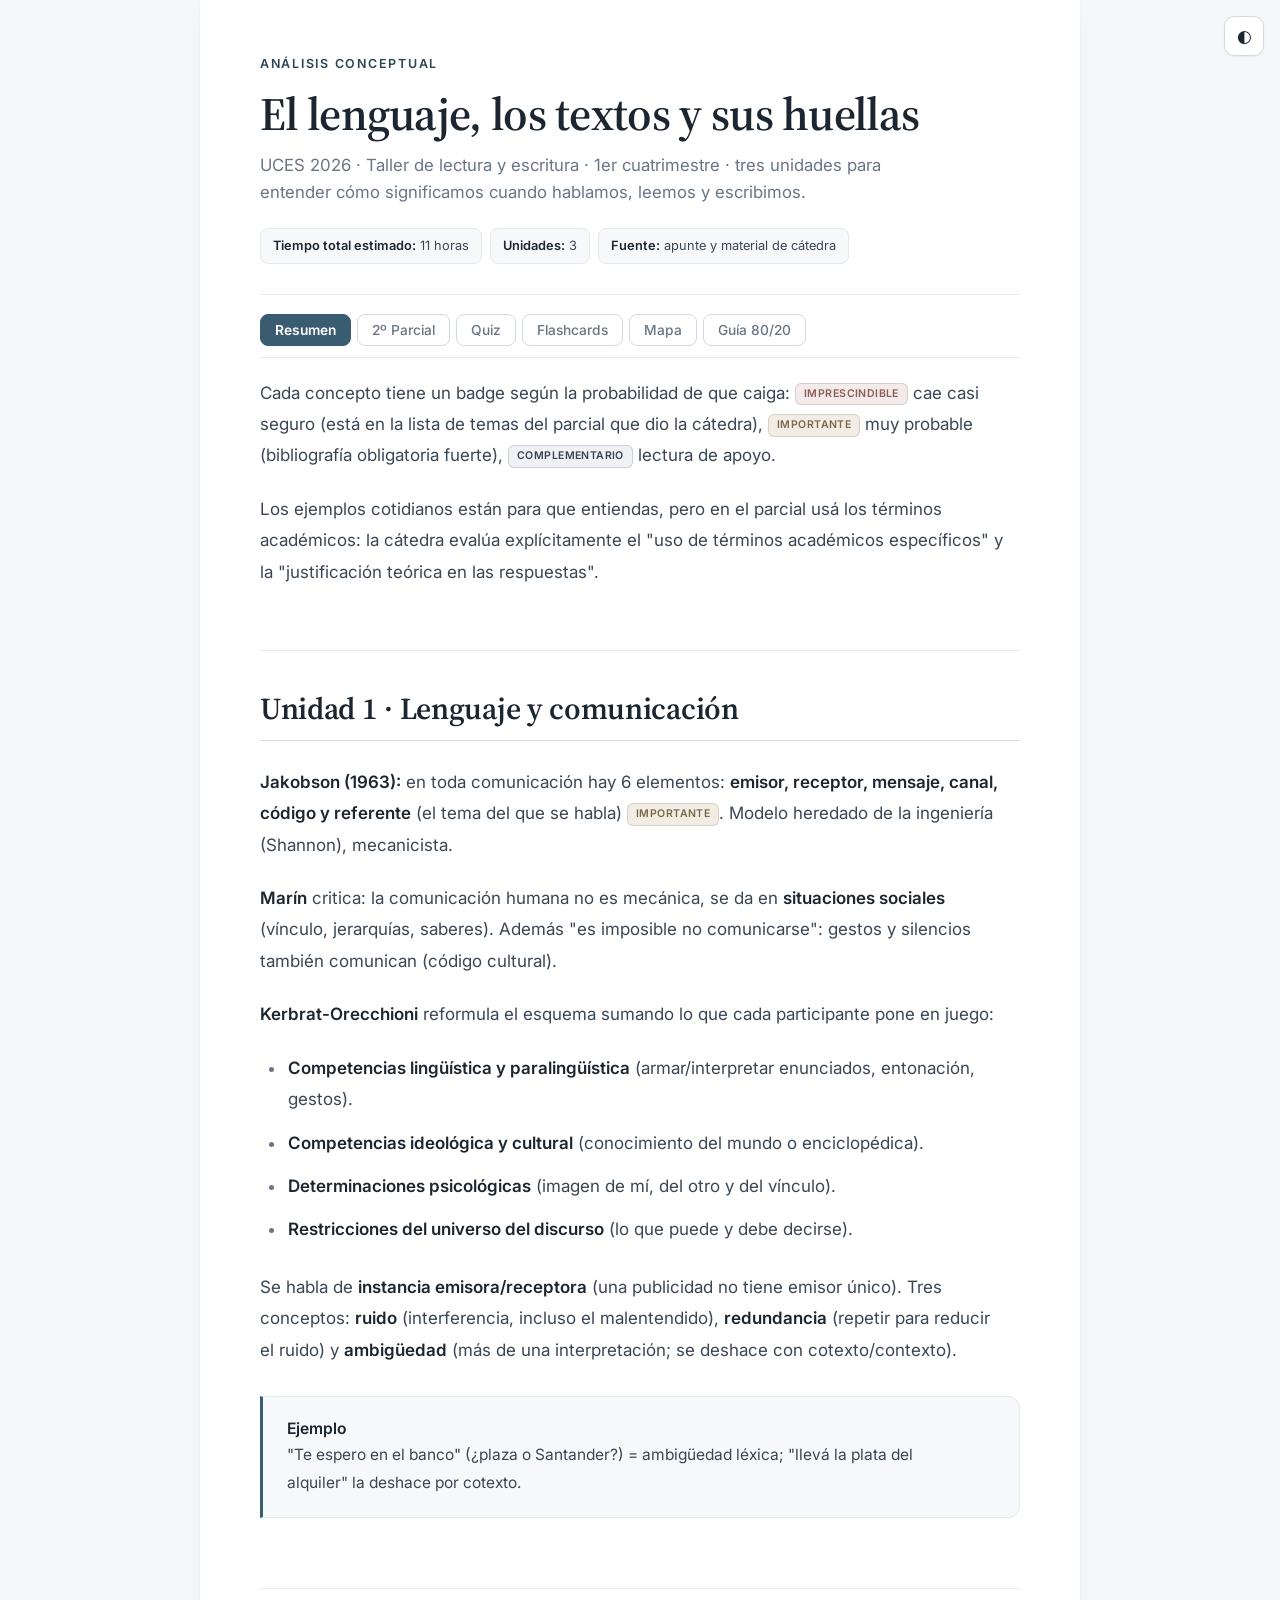
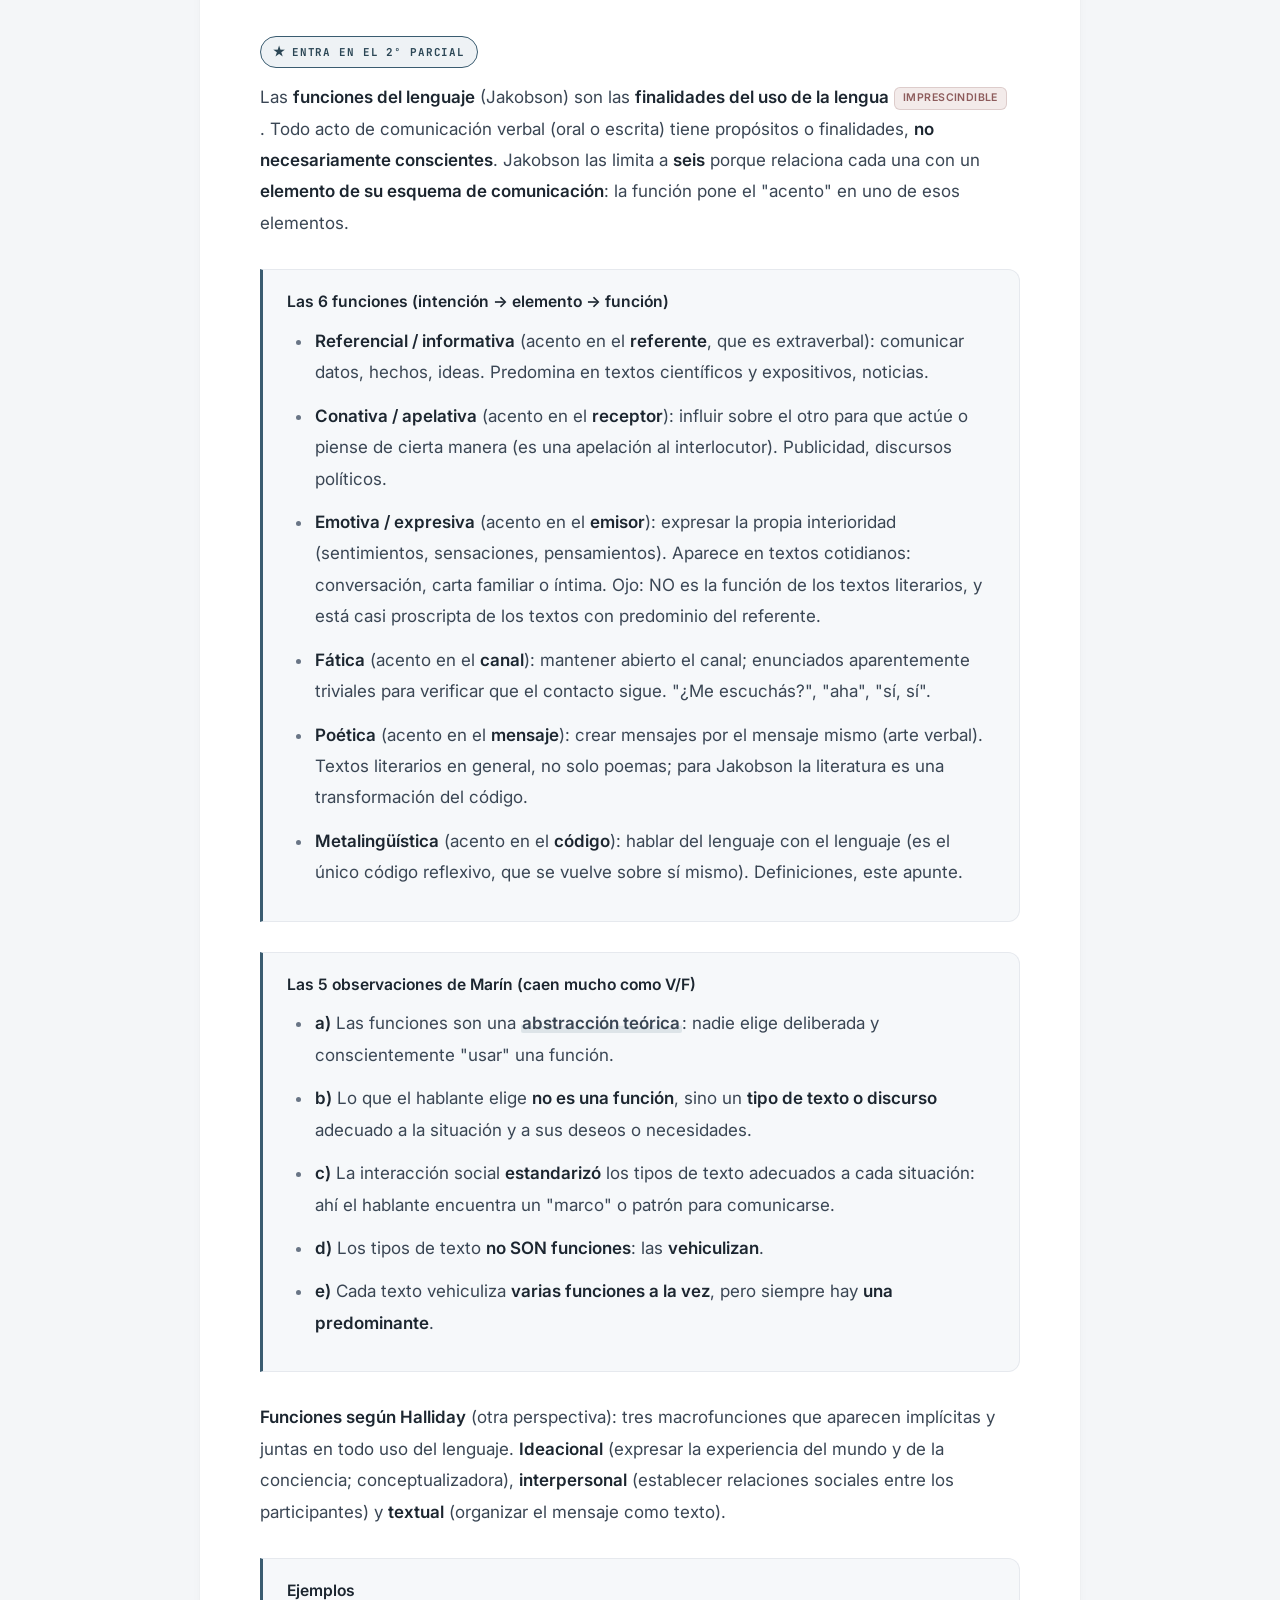
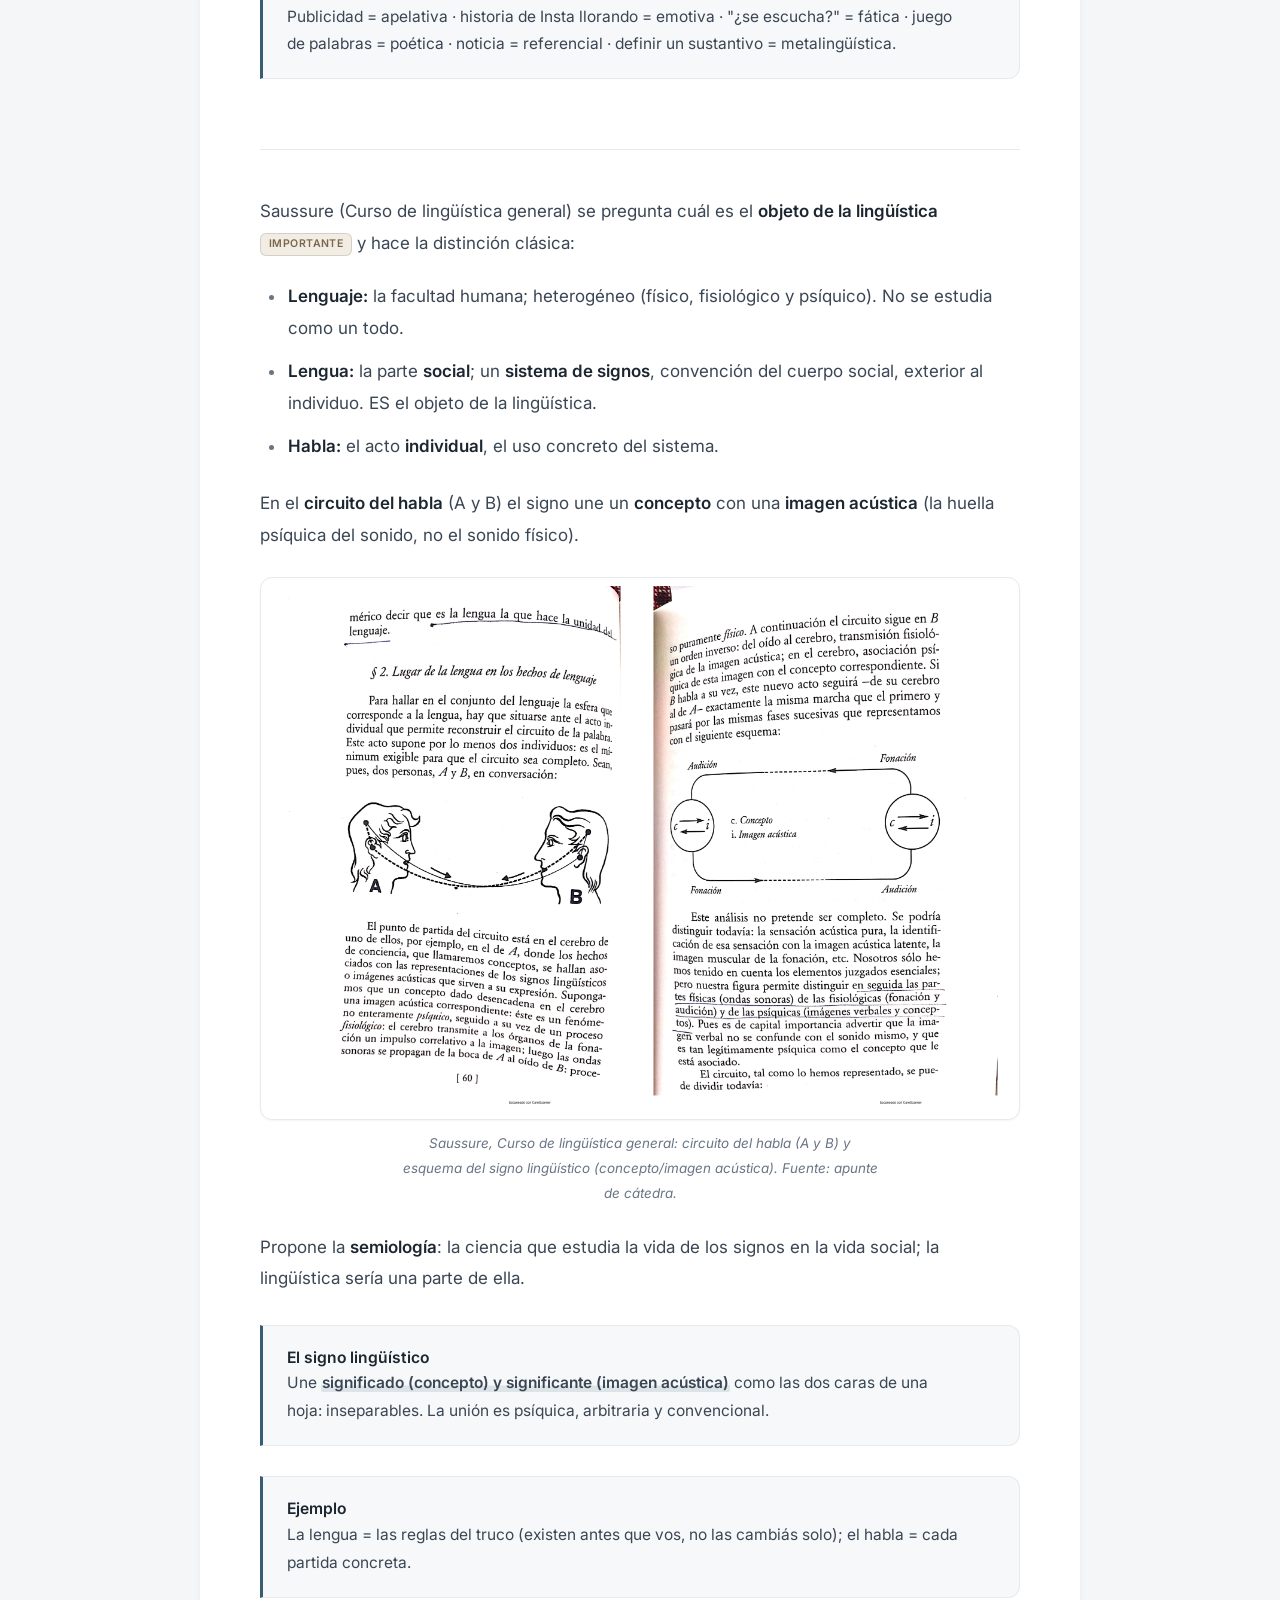
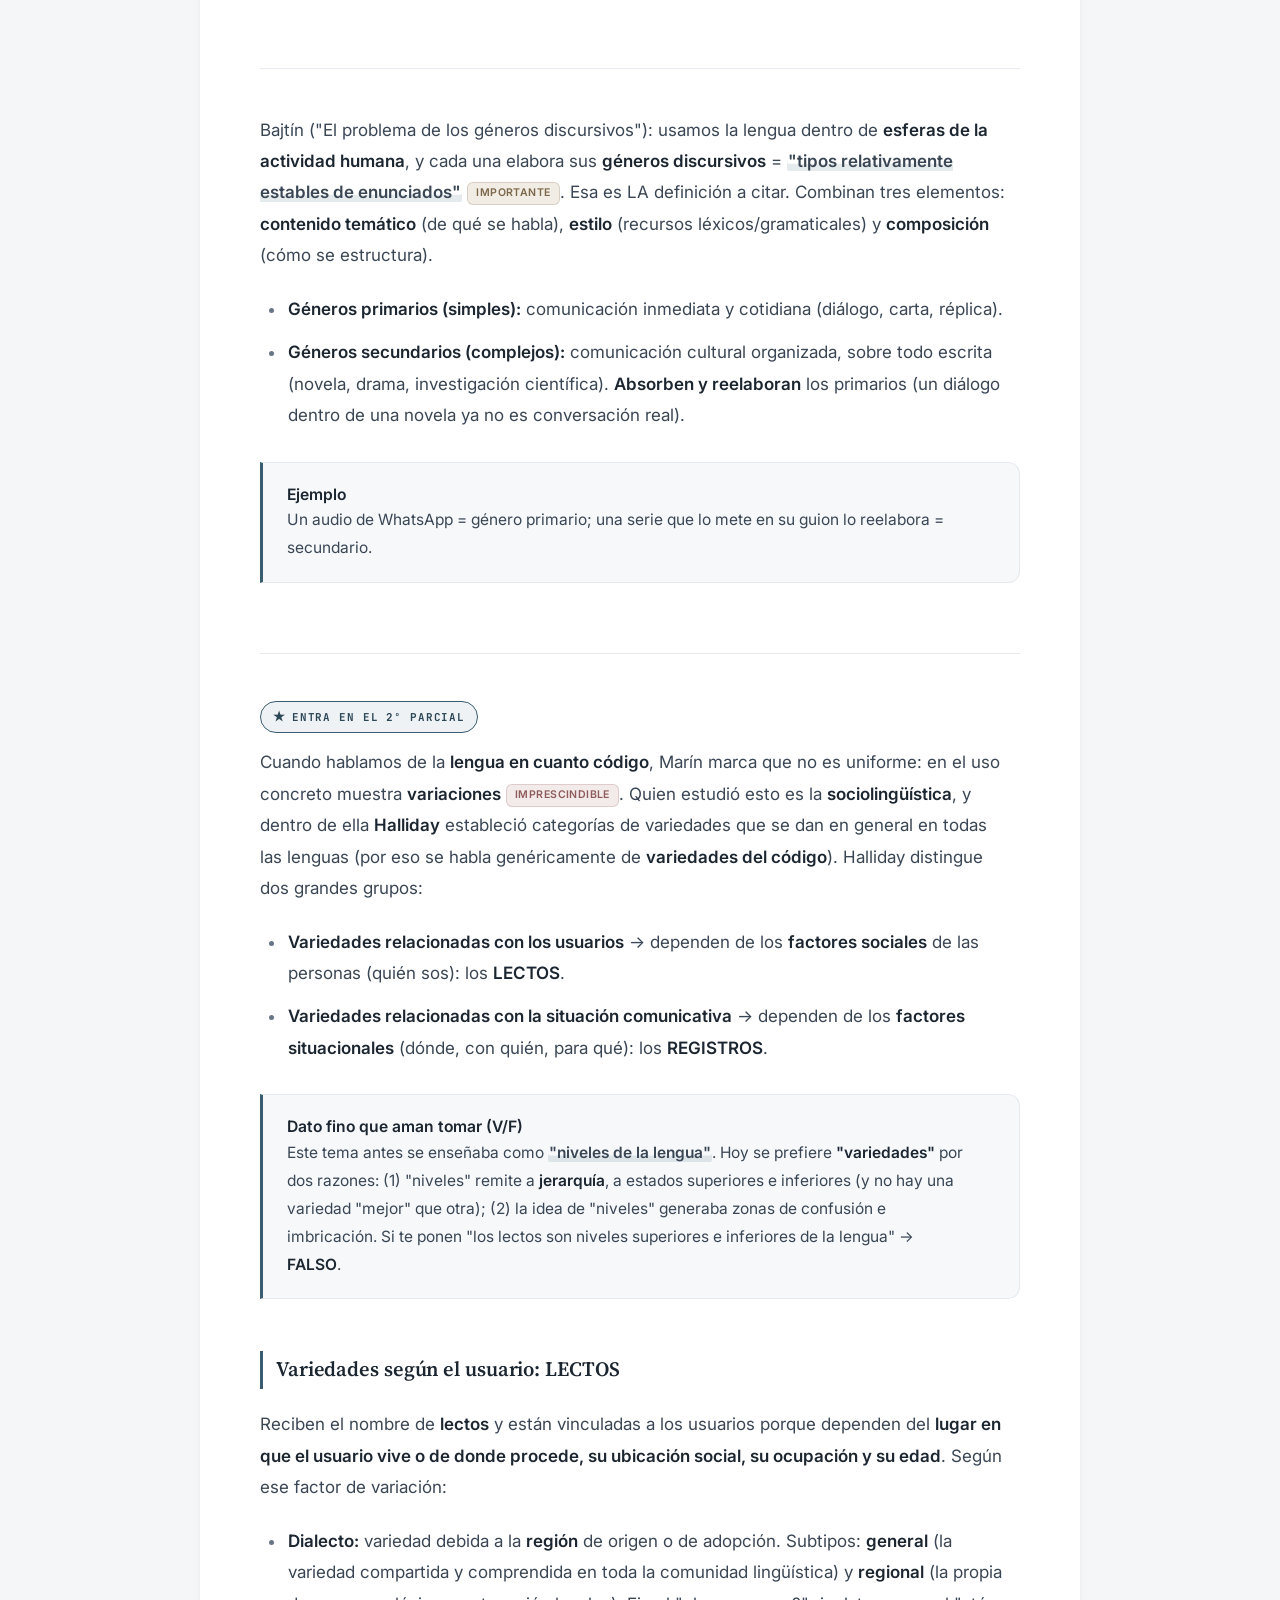
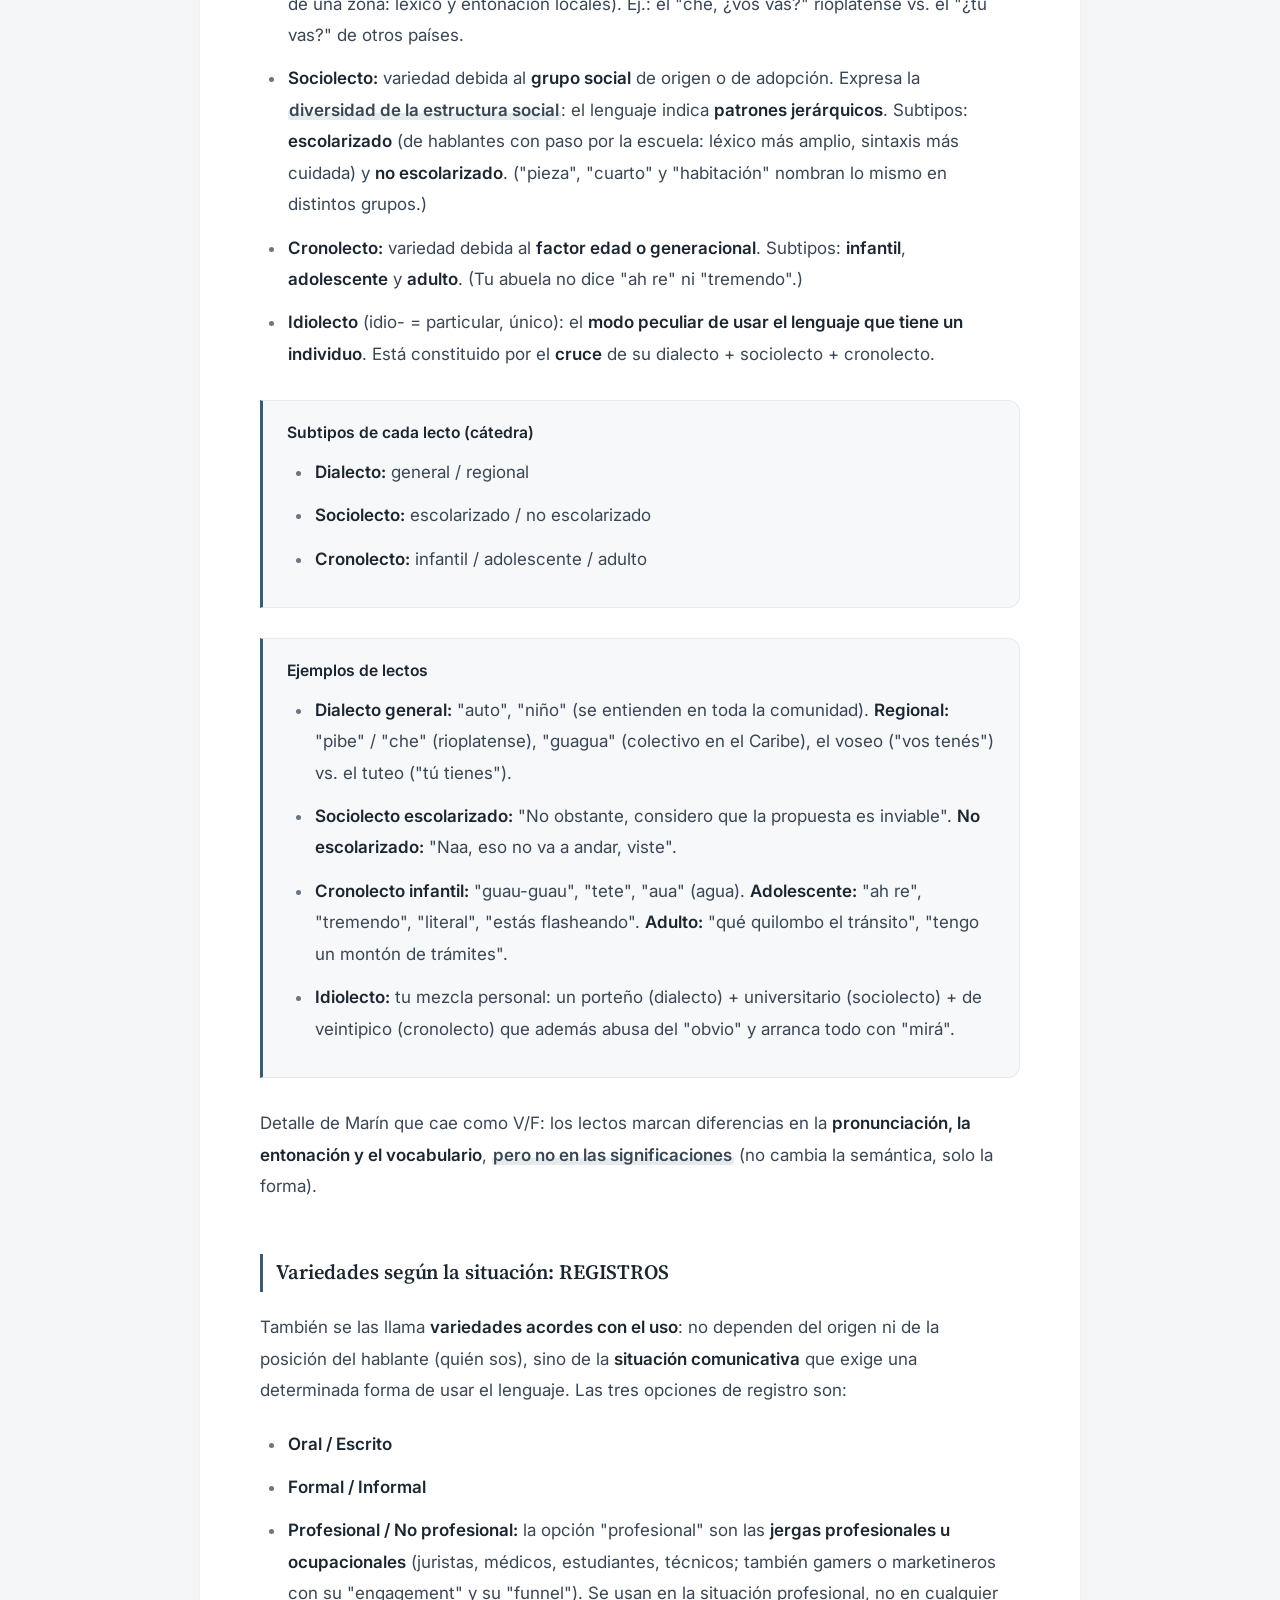
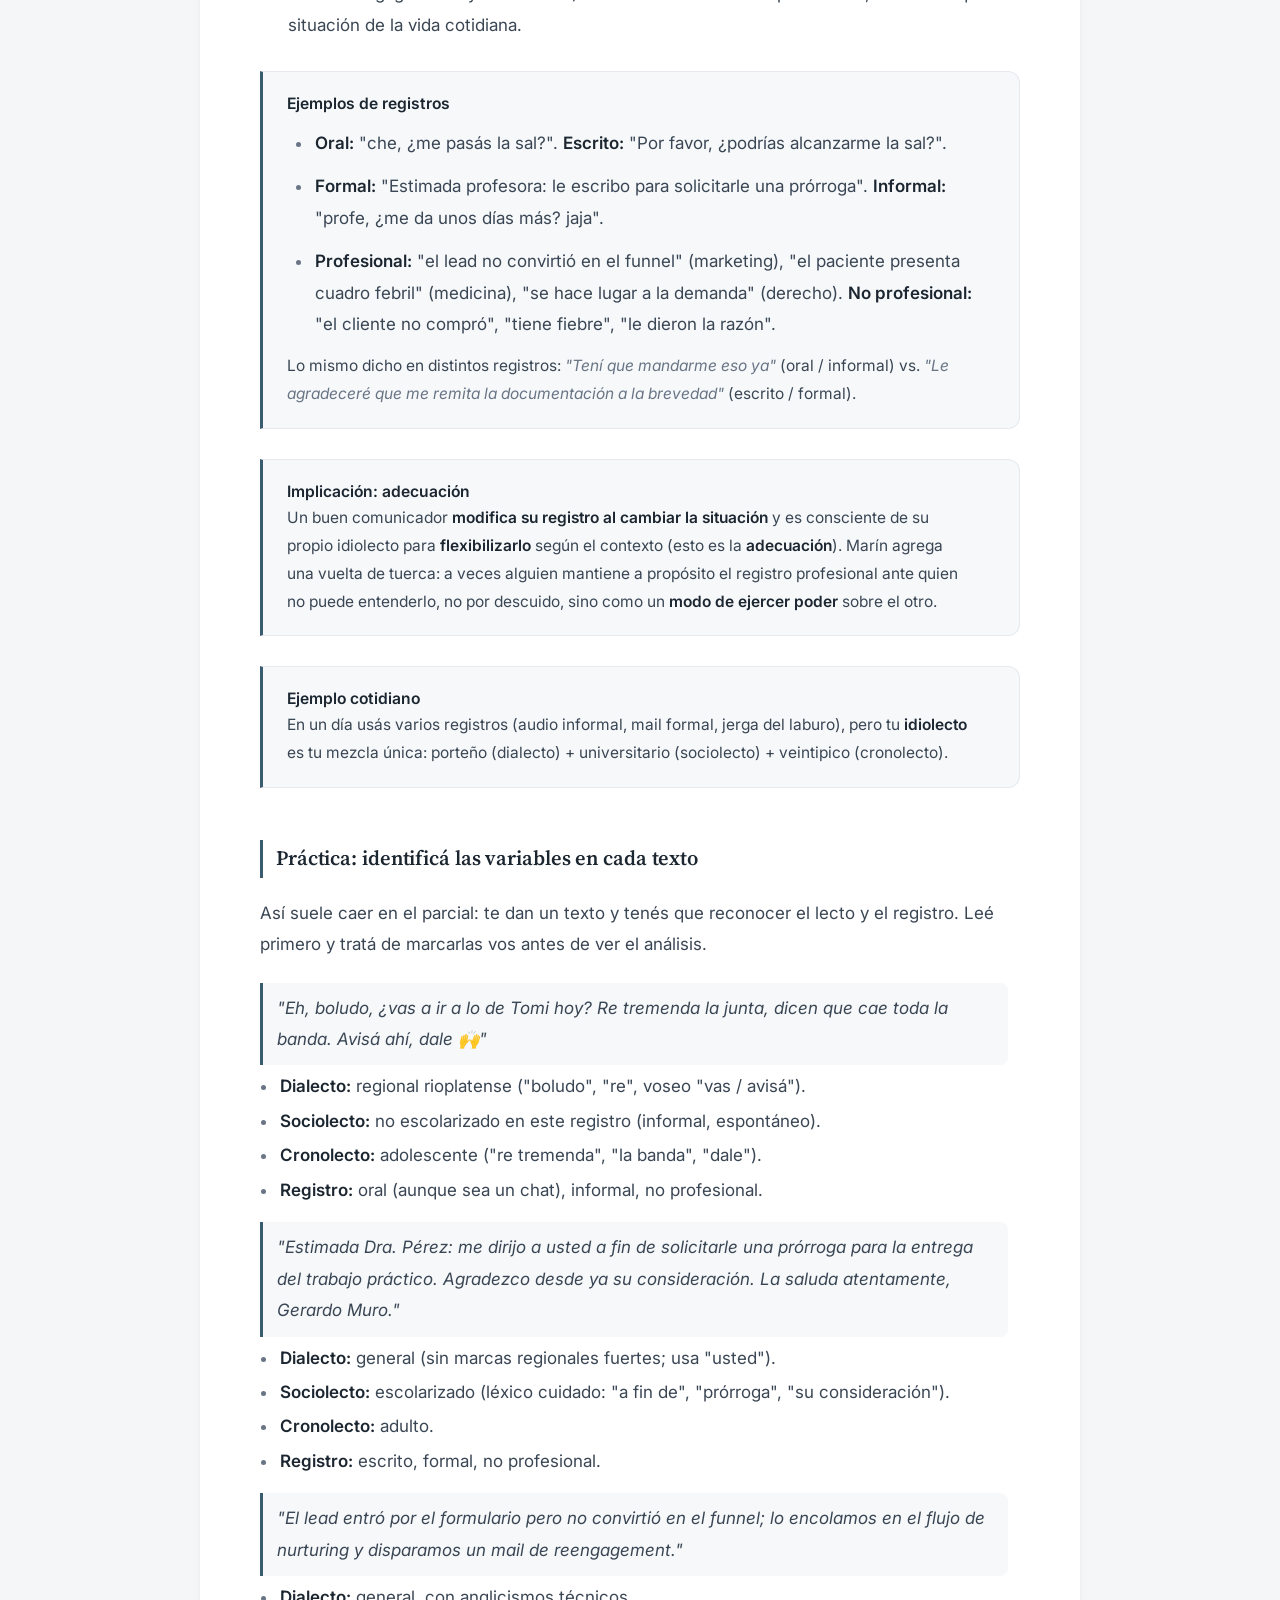
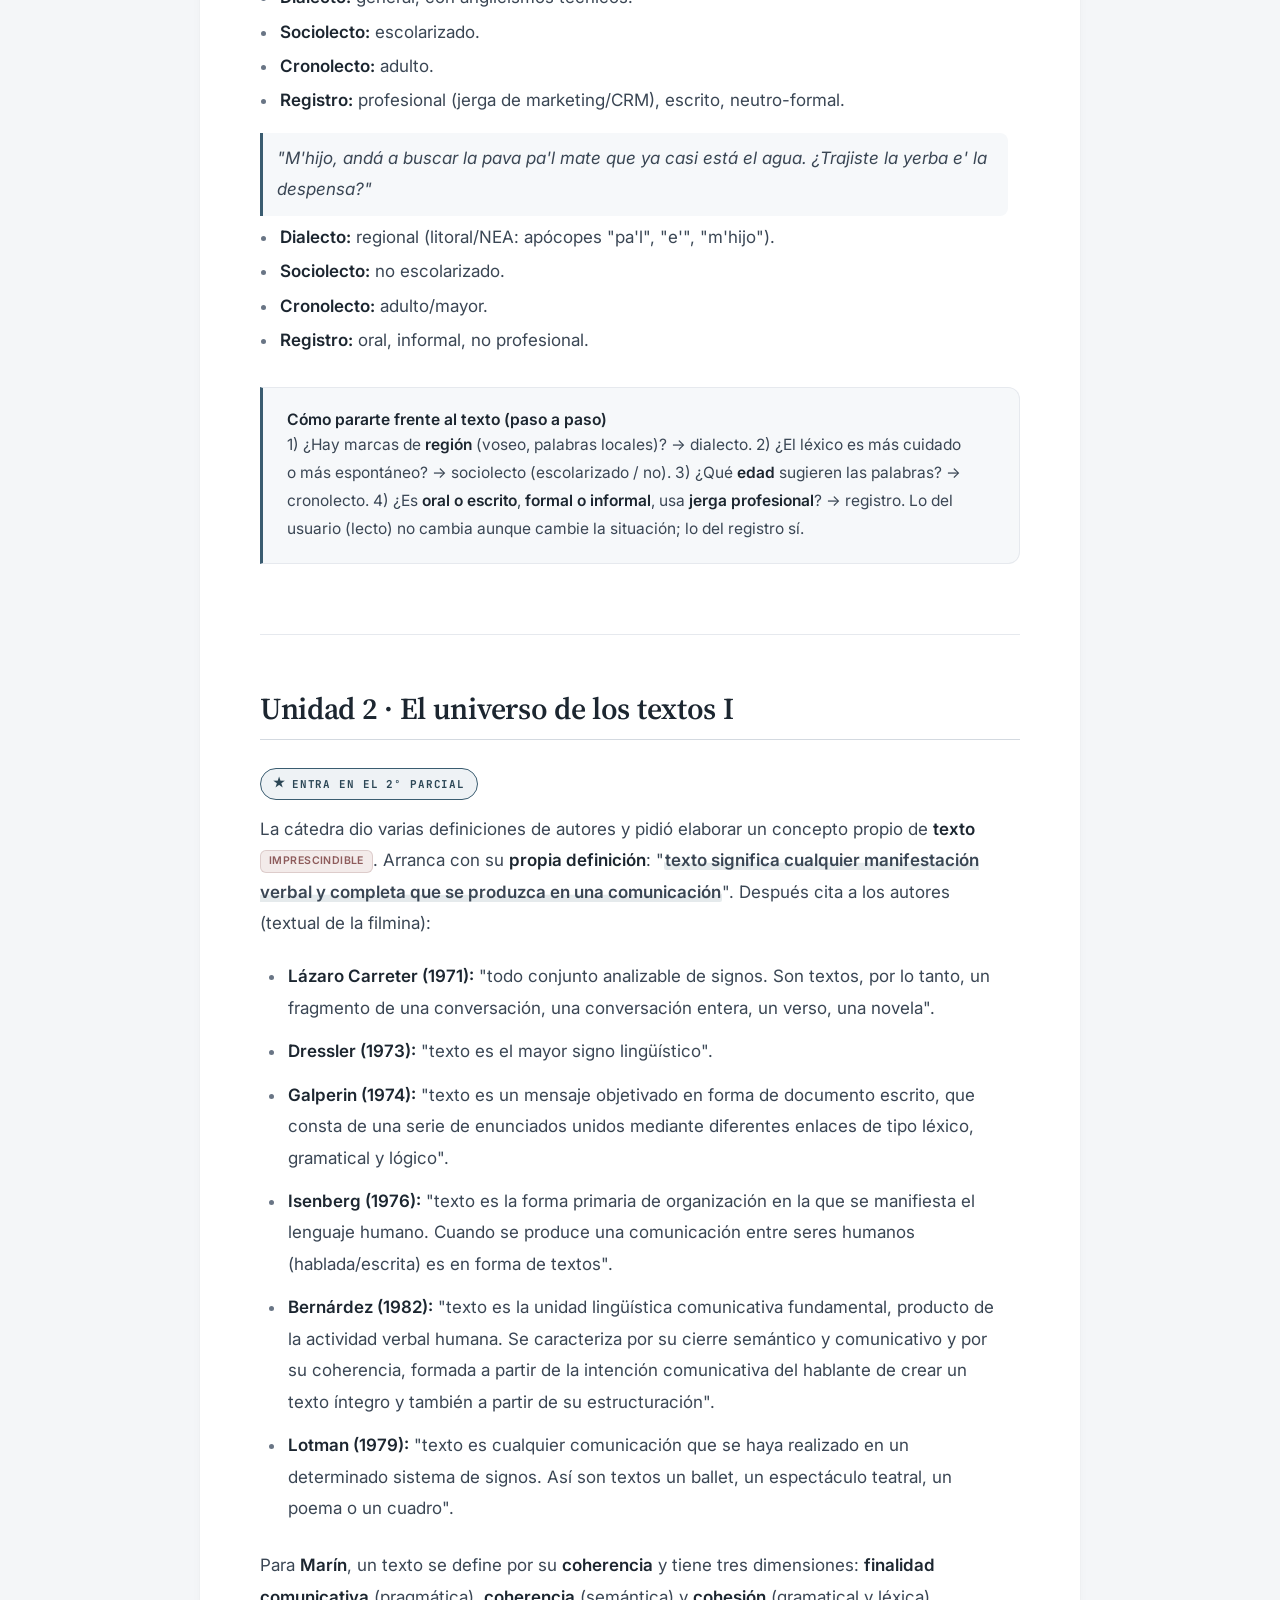
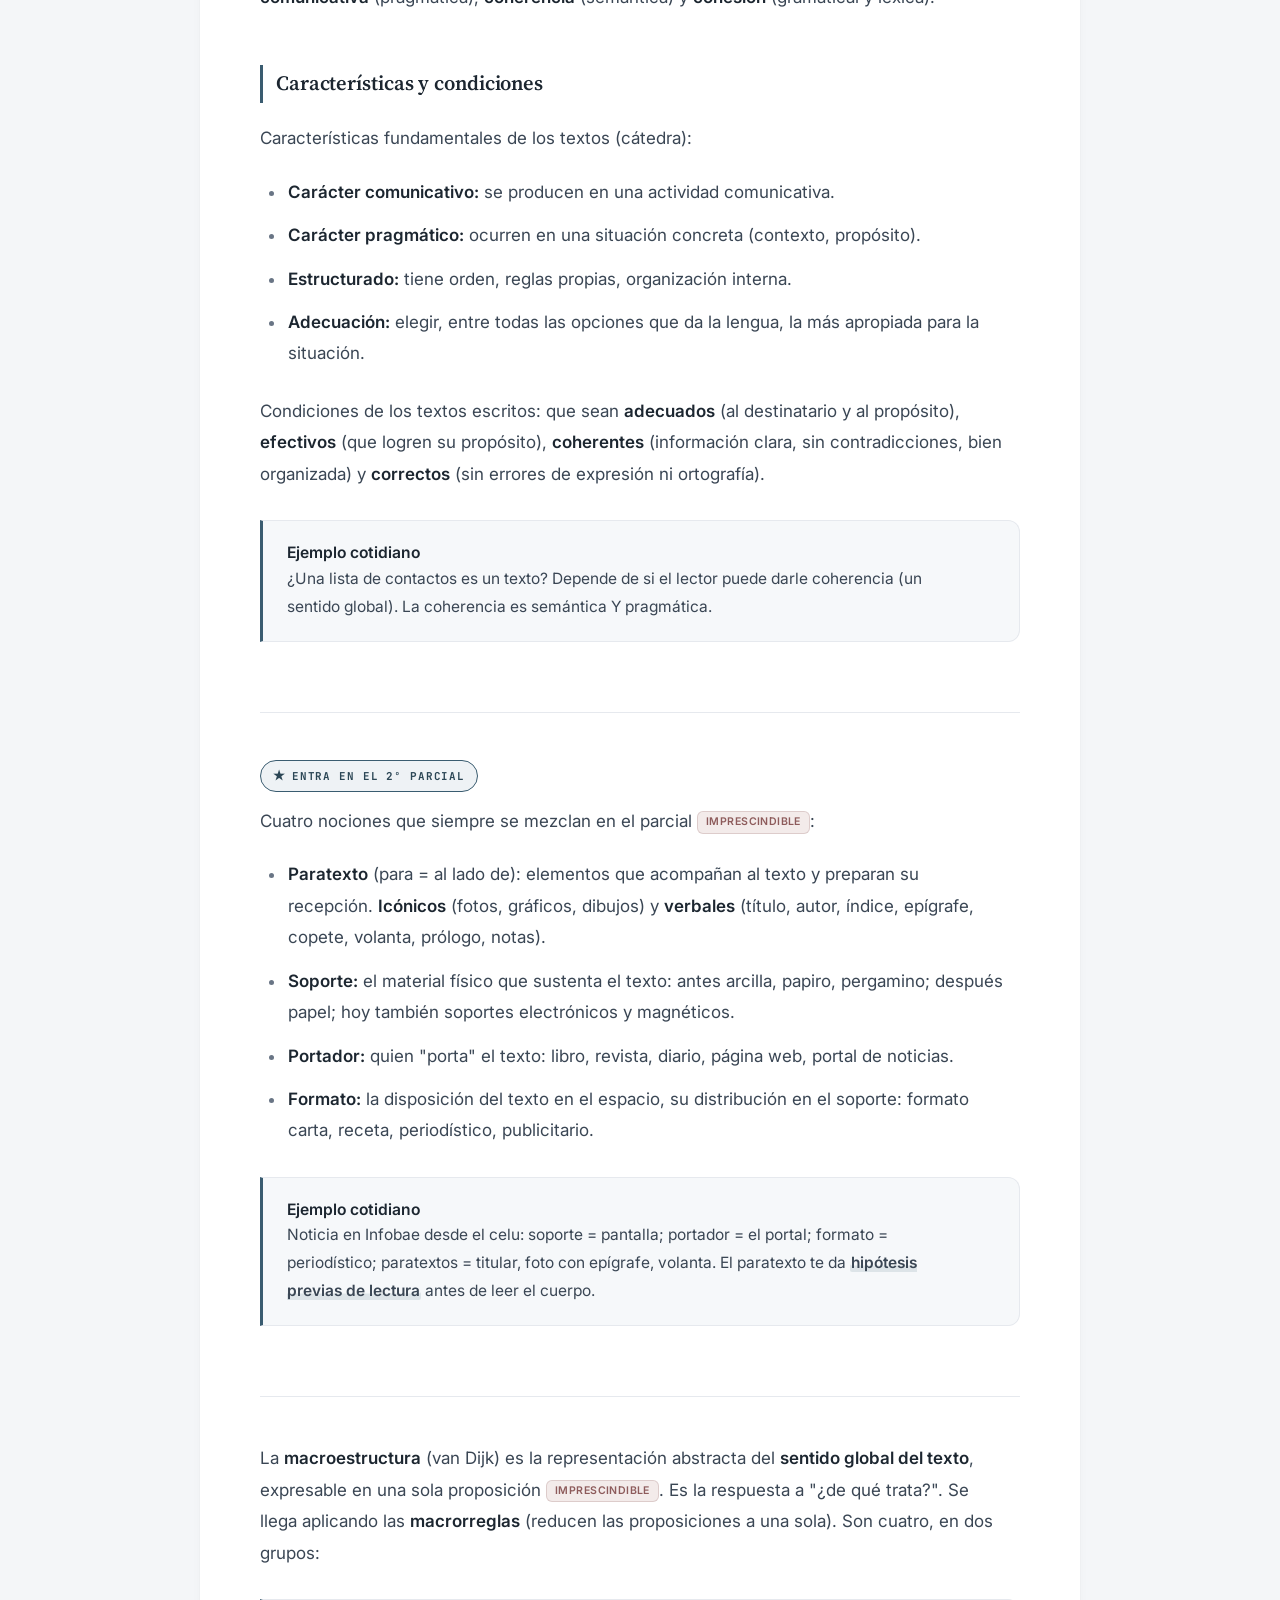
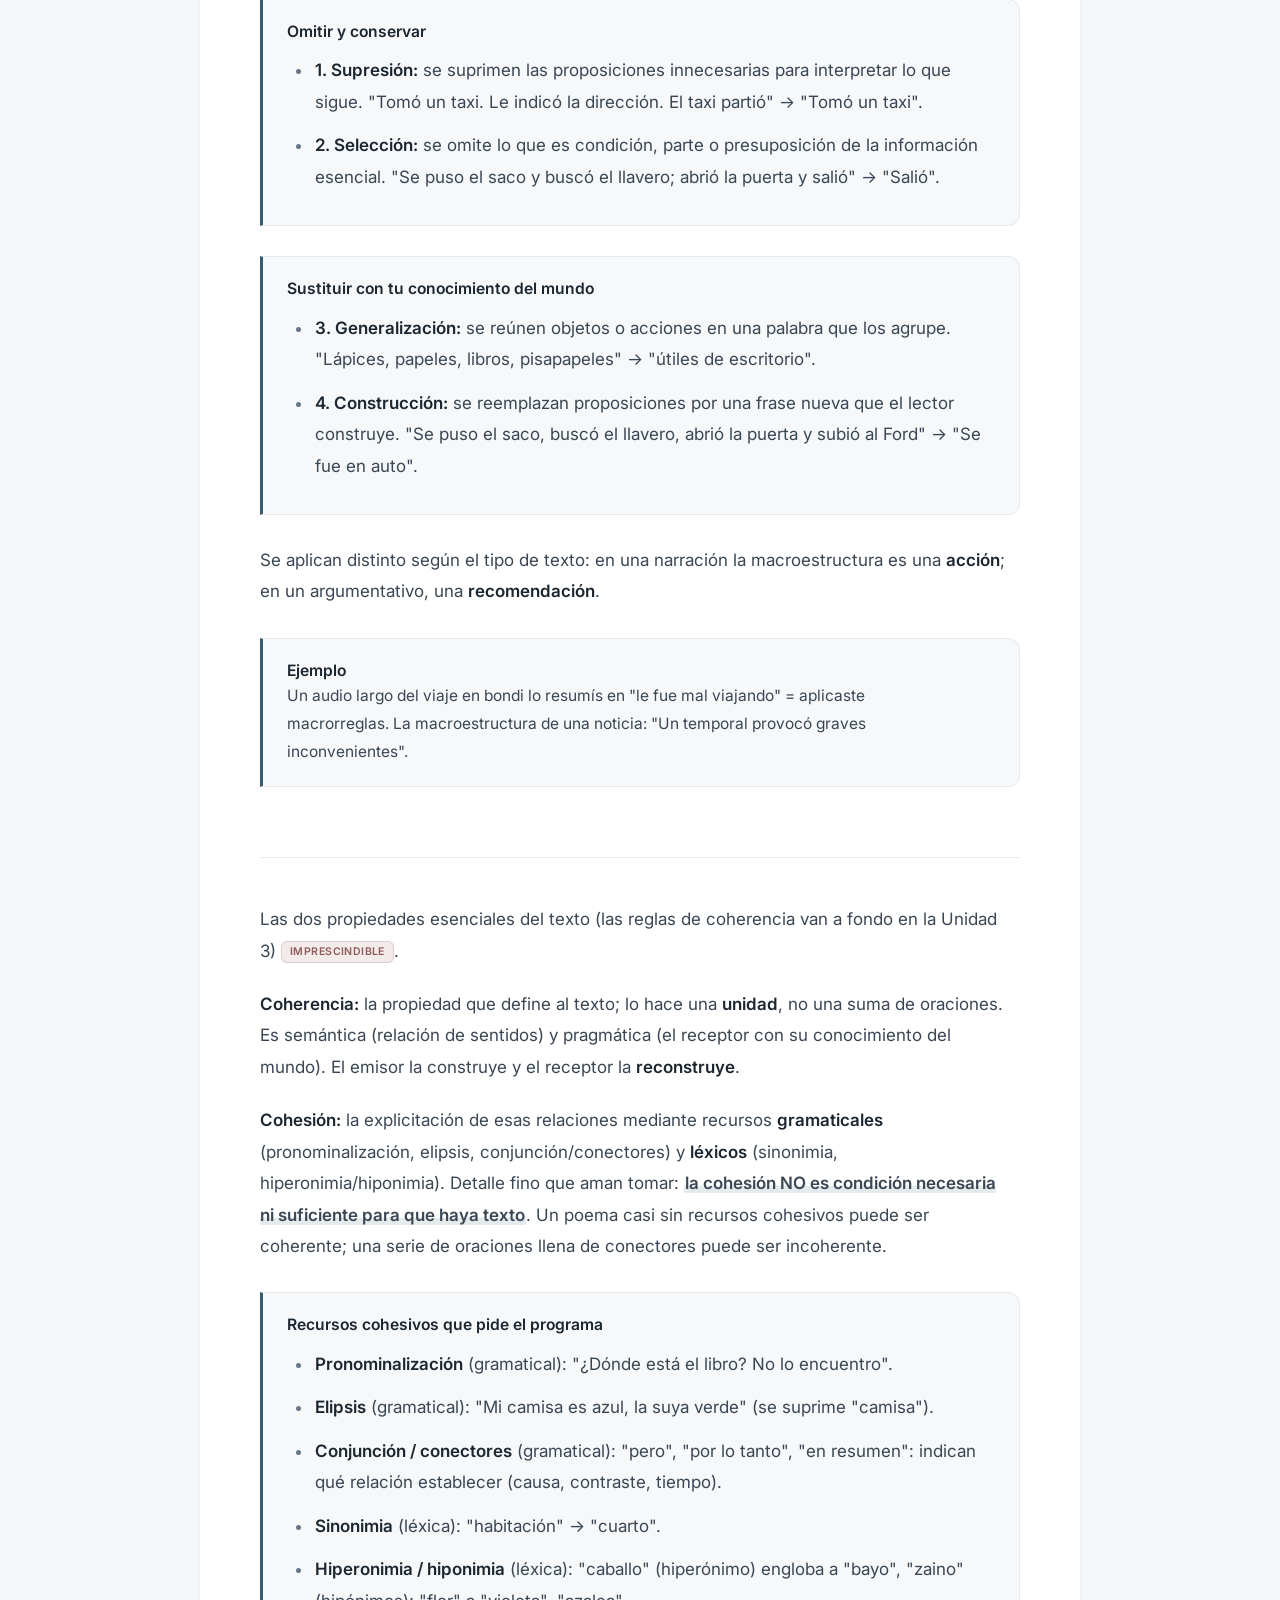
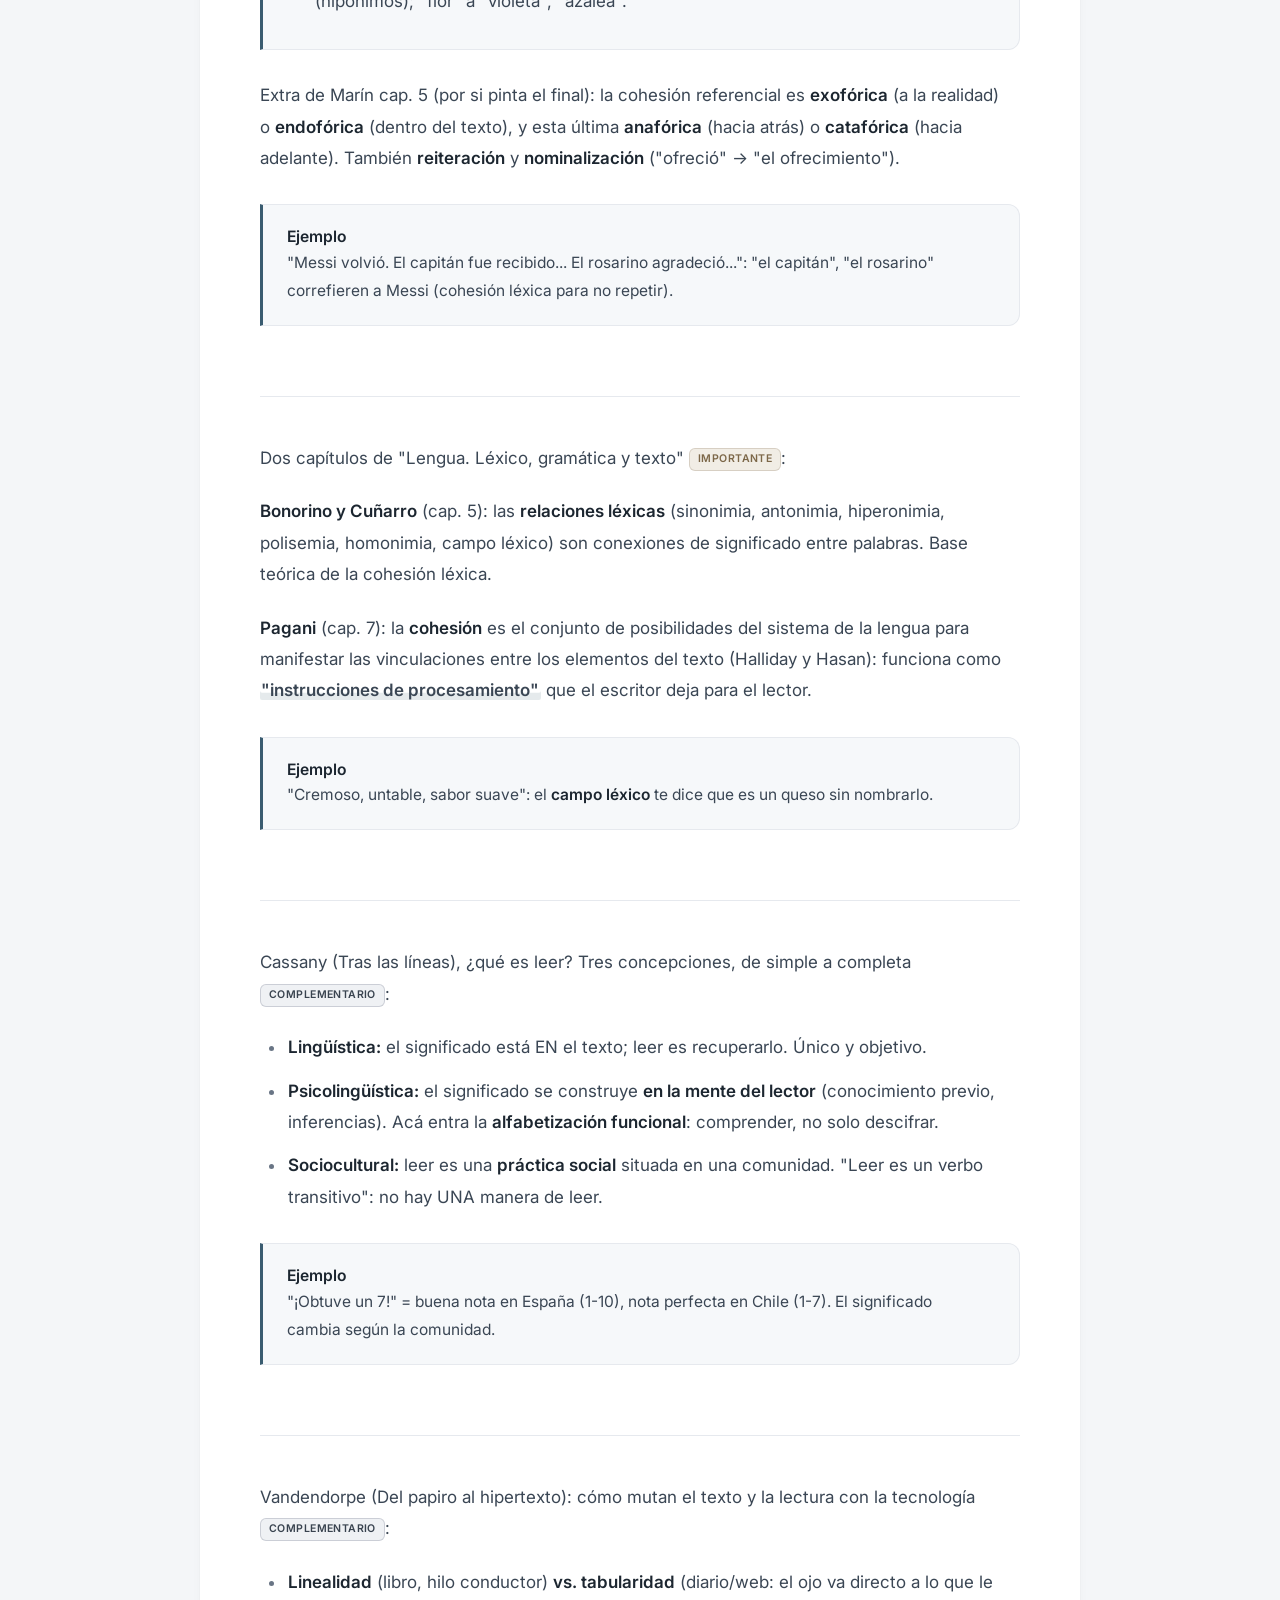
<file: analisis-conceptual.html>
<!DOCTYPE html>
<html lang="es">
<head>
<meta charset="UTF-8">
<meta name="viewport" content="width=device-width, initial-scale=1.0">
<title>Análisis Conceptual · Sistema de Estudio UCES 2026</title>
<link rel="stylesheet" href="estudio.css">
<style>
.parcial-tag{display:inline-flex;align-items:center;gap:6px;font-family:var(--mono);
  font-size:.68rem;font-weight:700;letter-spacing:.08em;text-transform:uppercase;
  background:var(--brand-soft);color:var(--brand-deep);border:1px solid var(--brand);
  padding:5px 12px;border-radius:999px;margin:0 0 14px}
.parcial-tag::before{content:"★";font-size:.8rem;line-height:1}
.ejtexto{background:var(--surface-2);border-left:3px solid var(--brand);
  padding:10px 14px;margin:16px 0 6px;font-style:italic;border-radius:0 8px 8px 0}
.ejvars{margin:0 0 6px;padding-left:18px}
.ejvars li{margin:3px 0}
</style>
</head>
<body>

<button class="theme-btn" id="themeBtn" aria-label="Cambiar tema">◐</button>

<div class="wrap">

<header class="site-head">
  <div class="kicker">Análisis Conceptual</div>
  <h1>El lenguaje, los textos y sus huellas</h1>
  <p class="sub">UCES 2026 · Taller de lectura y escritura · 1er cuatrimestre · tres unidades para entender cómo significamos cuando hablamos, leemos y escribimos.</p>
  <div class="meta-row">
    <span><b>Tiempo total estimado:</b> 11 horas</span>
    <span><b>Unidades:</b> 3</span>
    <span><b>Fuente:</b> apunte y material de cátedra</span>
  </div>
</header>

<nav class="tabs">
  <button class="tab active" data-tab="resumen">Resumen</button>
  <button class="tab" data-tab="parcial">2º Parcial</button>
  <button class="tab" data-tab="quiz">Quiz</button>
  <button class="tab" data-tab="flash">Flashcards</button>
  <button class="tab" data-tab="mapa">Mapa</button>
  <button class="tab" data-tab="guia">Guía 80/20</button>
</nav>

<!-- ============ RESUMEN ============ -->
<section class="tab-panel" id="tab-resumen">

<div class="tema">
<p>Cada concepto tiene un badge según la probabilidad de que caiga: <span class="badge p1">Imprescindible</span> cae casi seguro (está en la lista de temas del parcial que dio la cátedra), <span class="badge p2">Importante</span> muy probable (bibliografía obligatoria fuerte), <span class="badge p3">Complementario</span> lectura de apoyo.</p>
<p>Los ejemplos cotidianos están para que entiendas, pero en el parcial usá los términos académicos: la cátedra evalúa explícitamente el "uso de términos académicos específicos" y la "justificación teórica en las respuestas".</p>
</div>

<h2>Unidad 1 · Lenguaje y comunicación</h2>

<div class="tema">
<p><strong>Jakobson (1963):</strong> en toda comunicación hay 6 elementos: <strong>emisor, receptor, mensaje, canal, código y referente</strong> (el tema del que se habla) <span class="badge p2">Importante</span>. Modelo heredado de la ingeniería (Shannon), mecanicista.</p>
<p><strong>Marín</strong> critica: la comunicación humana no es mecánica, se da en <strong>situaciones sociales</strong> (vínculo, jerarquías, saberes). Además "es imposible no comunicarse": gestos y silencios también comunican (código cultural).</p>
<p><strong>Kerbrat-Orecchioni</strong> reformula el esquema sumando lo que cada participante pone en juego:</p>
<ul>
  <li><strong>Competencias lingüística y paralingüística</strong> (armar/interpretar enunciados, entonación, gestos).</li>
  <li><strong>Competencias ideológica y cultural</strong> (conocimiento del mundo o enciclopédica).</li>
  <li><strong>Determinaciones psicológicas</strong> (imagen de mí, del otro y del vínculo).</li>
  <li><strong>Restricciones del universo del discurso</strong> (lo que puede y debe decirse).</li>
</ul>
<p>Se habla de <strong>instancia emisora/receptora</strong> (una publicidad no tiene emisor único). Tres conceptos: <strong>ruido</strong> (interferencia, incluso el malentendido), <strong>redundancia</strong> (repetir para reducir el ruido) y <strong>ambigüedad</strong> (más de una interpretación; se deshace con cotexto/contexto).</p>
<div class="callout">
  <div class="ct">Ejemplo</div>
  <p style="margin:0">"Te espero en el banco" (¿plaza o Santander?) = ambigüedad léxica; "llevá la plata del alquiler" la deshace por cotexto.</p>
</div>
</div>

<div class="tema" data-tema="Funciones del lenguaje (Jakobson)">
<div class="parcial-tag">Entra en el 2º parcial</div>
<p>Las <strong>funciones del lenguaje</strong> (Jakobson) son las <strong>finalidades del uso de la lengua</strong> <span class="badge p1">Imprescindible</span>. Todo acto de comunicación verbal (oral o escrita) tiene propósitos o finalidades, <strong>no necesariamente conscientes</strong>. Jakobson las limita a <strong>seis</strong> porque relaciona cada una con un <strong>elemento de su esquema de comunicación</strong>: la función pone el "acento" en uno de esos elementos.</p>
<div class="callout">
  <div class="ct">Las 6 funciones (intención → elemento → función)</div>
  <ul style="margin:6px 0 0">
    <li><strong>Referencial / informativa</strong> (acento en el <strong>referente</strong>, que es extraverbal): comunicar datos, hechos, ideas. Predomina en textos científicos y expositivos, noticias.</li>
    <li><strong>Conativa / apelativa</strong> (acento en el <strong>receptor</strong>): influir sobre el otro para que actúe o piense de cierta manera (es una apelación al interlocutor). Publicidad, discursos políticos.</li>
    <li><strong>Emotiva / expresiva</strong> (acento en el <strong>emisor</strong>): expresar la propia interioridad (sentimientos, sensaciones, pensamientos). Aparece en textos cotidianos: conversación, carta familiar o íntima. Ojo: NO es la función de los textos literarios, y está casi proscripta de los textos con predominio del referente.</li>
    <li><strong>Fática</strong> (acento en el <strong>canal</strong>): mantener abierto el canal; enunciados aparentemente triviales para verificar que el contacto sigue. "¿Me escuchás?", "aha", "sí, sí".</li>
    <li><strong>Poética</strong> (acento en el <strong>mensaje</strong>): crear mensajes por el mensaje mismo (arte verbal). Textos literarios en general, no solo poemas; para Jakobson la literatura es una transformación del código.</li>
    <li><strong>Metalingüística</strong> (acento en el <strong>código</strong>): hablar del lenguaje con el lenguaje (es el único código reflexivo, que se vuelve sobre sí mismo). Definiciones, este apunte.</li>
  </ul>
</div>
<div class="callout">
  <div class="ct">Las 5 observaciones de Marín (caen mucho como V/F)</div>
  <ul style="margin:6px 0 0">
    <li><strong>a)</strong> Las funciones son una <mark>abstracción teórica</mark>: nadie elige deliberada y conscientemente "usar" una función.</li>
    <li><strong>b)</strong> Lo que el hablante elige <strong>no es una función</strong>, sino un <strong>tipo de texto o discurso</strong> adecuado a la situación y a sus deseos o necesidades.</li>
    <li><strong>c)</strong> La interacción social <strong>estandarizó</strong> los tipos de texto adecuados a cada situación: ahí el hablante encuentra un "marco" o patrón para comunicarse.</li>
    <li><strong>d)</strong> Los tipos de texto <strong>no SON funciones</strong>: las <strong>vehiculizan</strong>.</li>
    <li><strong>e)</strong> Cada texto vehiculiza <strong>varias funciones a la vez</strong>, pero siempre hay <strong>una predominante</strong>.</li>
  </ul>
</div>
<p><strong>Funciones según Halliday</strong> (otra perspectiva): tres macrofunciones que aparecen implícitas y juntas en todo uso del lenguaje. <strong>Ideacional</strong> (expresar la experiencia del mundo y de la conciencia; conceptualizadora), <strong>interpersonal</strong> (establecer relaciones sociales entre los participantes) y <strong>textual</strong> (organizar el mensaje como texto).</p>
<div class="callout">
  <div class="ct">Ejemplos</div>
  <p style="margin:0">Publicidad = apelativa · historia de Insta llorando = emotiva · "¿se escucha?" = fática · juego de palabras = poética · noticia = referencial · definir un sustantivo = metalingüística.</p>
</div>
</div>

<div class="tema">
<p>Saussure (Curso de lingüística general) se pregunta cuál es el <strong>objeto de la lingüística</strong> <span class="badge p2">Importante</span> y hace la distinción clásica:</p>
<ul>
  <li><strong>Lenguaje:</strong> la facultad humana; heterogéneo (físico, fisiológico y psíquico). No se estudia como un todo.</li>
  <li><strong>Lengua:</strong> la parte <strong>social</strong>; un <strong>sistema de signos</strong>, convención del cuerpo social, exterior al individuo. ES el objeto de la lingüística.</li>
  <li><strong>Habla:</strong> el acto <strong>individual</strong>, el uso concreto del sistema.</li>
</ul>
<p>En el <strong>circuito del habla</strong> (A y B) el signo une un <strong>concepto</strong> con una <strong>imagen acústica</strong> (la huella psíquica del sonido, no el sonido físico).</p>
<figure>
  <img src="assets/analisis-conceptual/saussure_07.png" alt="Página del Curso de lingüística general de Saussure: circuito del habla con los esquemas de A y B, y diagrama del signo lingüístico (concepto e imagen acústica en un círculo con las fases de fonación y audición)" loading="lazy">
  <figcaption>Saussure, Curso de lingüística general: circuito del habla (A y B) y esquema del signo lingüístico (concepto/imagen acústica). Fuente: apunte de cátedra.</figcaption>
</figure>
<p>Propone la <strong>semiología</strong>: la ciencia que estudia la vida de los signos en la vida social; la lingüística sería una parte de ella.</p>
<div class="callout">
  <div class="ct">El signo lingüístico</div>
  <p style="margin:0">Une <mark>significado (concepto) y significante (imagen acústica)</mark> como las dos caras de una hoja: inseparables. La unión es psíquica, arbitraria y convencional.</p>
</div>
<div class="callout">
  <div class="ct">Ejemplo</div>
  <p style="margin:0">La lengua = las reglas del truco (existen antes que vos, no las cambiás solo); el habla = cada partida concreta.</p>
</div>
</div>

<div class="tema">
<p>Bajtín ("El problema de los géneros discursivos"): usamos la lengua dentro de <strong>esferas de la actividad humana</strong>, y cada una elabora sus <strong>géneros discursivos</strong> = <mark>"tipos relativamente estables de enunciados"</mark> <span class="badge p2">Importante</span>. Esa es LA definición a citar. Combinan tres elementos: <strong>contenido temático</strong> (de qué se habla), <strong>estilo</strong> (recursos léxicos/gramaticales) y <strong>composición</strong> (cómo se estructura).</p>
<ul>
  <li><strong>Géneros primarios (simples):</strong> comunicación inmediata y cotidiana (diálogo, carta, réplica).</li>
  <li><strong>Géneros secundarios (complejos):</strong> comunicación cultural organizada, sobre todo escrita (novela, drama, investigación científica). <strong>Absorben y reelaboran</strong> los primarios (un diálogo dentro de una novela ya no es conversación real).</li>
</ul>
<div class="callout">
  <div class="ct">Ejemplo</div>
  <p style="margin:0">Un audio de WhatsApp = género primario; una serie que lo mete en su guion lo reelabora = secundario.</p>
</div>
</div>

<div class="tema" data-tema="Variedades lingüísticas: lectos y registros">
<div class="parcial-tag">Entra en el 2º parcial</div>
<p>Cuando hablamos de la <strong>lengua en cuanto código</strong>, Marín marca que no es uniforme: en el uso concreto muestra <strong>variaciones</strong> <span class="badge p1">Imprescindible</span>. Quien estudió esto es la <strong>sociolingüística</strong>, y dentro de ella <strong>Halliday</strong> estableció categorías de variedades que se dan en general en todas las lenguas (por eso se habla genéricamente de <strong>variedades del código</strong>). Halliday distingue dos grandes grupos:</p>
<ul>
  <li><strong>Variedades relacionadas con los usuarios</strong> → dependen de los <strong>factores sociales</strong> de las personas (quién sos): los <strong>LECTOS</strong>.</li>
  <li><strong>Variedades relacionadas con la situación comunicativa</strong> → dependen de los <strong>factores situacionales</strong> (dónde, con quién, para qué): los <strong>REGISTROS</strong>.</li>
</ul>
<div class="callout">
  <div class="ct">Dato fino que aman tomar (V/F)</div>
  <p style="margin:0">Este tema antes se enseñaba como <mark>"niveles de la lengua"</mark>. Hoy se prefiere <strong>"variedades"</strong> por dos razones: (1) "niveles" remite a <strong>jerarquía</strong>, a estados superiores e inferiores (y no hay una variedad "mejor" que otra); (2) la idea de "niveles" generaba zonas de confusión e imbricación. Si te ponen "los lectos son niveles superiores e inferiores de la lengua" → <strong>FALSO</strong>.</p>
</div>
<h3>Variedades según el usuario: LECTOS</h3>
<p>Reciben el nombre de <strong>lectos</strong> y están vinculadas a los usuarios porque dependen del <strong>lugar en que el usuario vive o de donde procede, su ubicación social, su ocupación y su edad</strong>. Según ese factor de variación:</p>
<ul>
  <li><strong>Dialecto:</strong> variedad debida a la <strong>región</strong> de origen o de adopción. Subtipos: <strong>general</strong> (la variedad compartida y comprendida en toda la comunidad lingüística) y <strong>regional</strong> (la propia de una zona: léxico y entonación locales). Ej.: el "che, ¿vos vas?" rioplatense vs. el "¿tú vas?" de otros países.</li>
  <li><strong>Sociolecto:</strong> variedad debida al <strong>grupo social</strong> de origen o de adopción. Expresa la <mark>diversidad de la estructura social</mark>: el lenguaje indica <strong>patrones jerárquicos</strong>. Subtipos: <strong>escolarizado</strong> (de hablantes con paso por la escuela: léxico más amplio, sintaxis más cuidada) y <strong>no escolarizado</strong>. ("pieza", "cuarto" y "habitación" nombran lo mismo en distintos grupos.)</li>
  <li><strong>Cronolecto:</strong> variedad debida al <strong>factor edad o generacional</strong>. Subtipos: <strong>infantil</strong>, <strong>adolescente</strong> y <strong>adulto</strong>. (Tu abuela no dice "ah re" ni "tremendo".)</li>
  <li><strong>Idiolecto</strong> (idio- = particular, único): el <strong>modo peculiar de usar el lenguaje que tiene un individuo</strong>. Está constituido por el <strong>cruce</strong> de su dialecto + sociolecto + cronolecto.</li>
</ul>
<div class="callout">
  <div class="ct">Subtipos de cada lecto (cátedra)</div>
  <ul style="margin:6px 0 0">
    <li><strong>Dialecto:</strong> general / regional</li>
    <li><strong>Sociolecto:</strong> escolarizado / no escolarizado</li>
    <li><strong>Cronolecto:</strong> infantil / adolescente / adulto</li>
  </ul>
</div>
<div class="callout">
  <div class="ct">Ejemplos de lectos</div>
  <ul style="margin:6px 0 0">
    <li><strong>Dialecto general:</strong> "auto", "niño" (se entienden en toda la comunidad). <strong>Regional:</strong> "pibe" / "che" (rioplatense), "guagua" (colectivo en el Caribe), el voseo ("vos tenés") vs. el tuteo ("tú tienes").</li>
    <li><strong>Sociolecto escolarizado:</strong> "No obstante, considero que la propuesta es inviable". <strong>No escolarizado:</strong> "Naa, eso no va a andar, viste".</li>
    <li><strong>Cronolecto infantil:</strong> "guau-guau", "tete", "aua" (agua). <strong>Adolescente:</strong> "ah re", "tremendo", "literal", "estás flasheando". <strong>Adulto:</strong> "qué quilombo el tránsito", "tengo un montón de trámites".</li>
    <li><strong>Idiolecto:</strong> tu mezcla personal: un porteño (dialecto) + universitario (sociolecto) + de veintipico (cronolecto) que además abusa del "obvio" y arranca todo con "mirá".</li>
  </ul>
</div>
<p>Detalle de Marín que cae como V/F: los lectos marcan diferencias en la <strong>pronunciación, la entonación y el vocabulario</strong>, <mark>pero no en las significaciones</mark> (no cambia la semántica, solo la forma).</p>
<h3>Variedades según la situación: REGISTROS</h3>
<p>También se las llama <strong>variedades acordes con el uso</strong>: no dependen del origen ni de la posición del hablante (quién sos), sino de la <strong>situación comunicativa</strong> que exige una determinada forma de usar el lenguaje. Las tres opciones de registro son:</p>
<ul>
  <li><strong>Oral / Escrito</strong></li>
  <li><strong>Formal / Informal</strong></li>
  <li><strong>Profesional / No profesional:</strong> la opción "profesional" son las <strong>jergas profesionales u ocupacionales</strong> (juristas, médicos, estudiantes, técnicos; también gamers o marketineros con su "engagement" y su "funnel"). Se usan en la situación profesional, no en cualquier situación de la vida cotidiana.</li>
</ul>
<div class="callout">
  <div class="ct">Ejemplos de registros</div>
  <ul style="margin:6px 0 0">
    <li><strong>Oral:</strong> "che, ¿me pasás la sal?". <strong>Escrito:</strong> "Por favor, ¿podrías alcanzarme la sal?".</li>
    <li><strong>Formal:</strong> "Estimada profesora: le escribo para solicitarle una prórroga". <strong>Informal:</strong> "profe, ¿me da unos días más? jaja".</li>
    <li><strong>Profesional:</strong> "el lead no convirtió en el funnel" (marketing), "el paciente presenta cuadro febril" (medicina), "se hace lugar a la demanda" (derecho). <strong>No profesional:</strong> "el cliente no compró", "tiene fiebre", "le dieron la razón".</li>
  </ul>
  <p style="margin:8px 0 0">Lo mismo dicho en distintos registros: <em>"Tení que mandarme eso ya"</em> (oral / informal) vs. <em>"Le agradeceré que me remita la documentación a la brevedad"</em> (escrito / formal).</p>
</div>
<div class="callout">
  <div class="ct">Implicación: adecuación</div>
  <p style="margin:0">Un buen comunicador <strong>modifica su registro al cambiar la situación</strong> y es consciente de su propio idiolecto para <strong>flexibilizarlo</strong> según el contexto (esto es la <strong>adecuación</strong>). Marín agrega una vuelta de tuerca: a veces alguien mantiene a propósito el registro profesional ante quien no puede entenderlo, no por descuido, sino como un <strong>modo de ejercer poder</strong> sobre el otro.</p>
</div>
<div class="callout">
  <div class="ct">Ejemplo cotidiano</div>
  <p style="margin:0">En un día usás varios registros (audio informal, mail formal, jerga del laburo), pero tu <strong>idiolecto</strong> es tu mezcla única: porteño (dialecto) + universitario (sociolecto) + veintipico (cronolecto).</p>
</div>

<h3>Práctica: identificá las variables en cada texto</h3>
<p>Así suele caer en el parcial: te dan un texto y tenés que reconocer el lecto y el registro. Leé primero y tratá de marcarlas vos antes de ver el análisis.</p>

<p class="ejtexto">"Eh, boludo, ¿vas a ir a lo de Tomi hoy? Re tremenda la junta, dicen que cae toda la banda. Avisá ahí, dale 🙌"</p>
<ul class="ejvars">
  <li><strong>Dialecto:</strong> regional rioplatense ("boludo", "re", voseo "vas / avisá").</li>
  <li><strong>Sociolecto:</strong> no escolarizado en este registro (informal, espontáneo).</li>
  <li><strong>Cronolecto:</strong> adolescente ("re tremenda", "la banda", "dale").</li>
  <li><strong>Registro:</strong> oral (aunque sea un chat), informal, no profesional.</li>
</ul>

<p class="ejtexto">"Estimada Dra. Pérez: me dirijo a usted a fin de solicitarle una prórroga para la entrega del trabajo práctico. Agradezco desde ya su consideración. La saluda atentamente, Gerardo Muro."</p>
<ul class="ejvars">
  <li><strong>Dialecto:</strong> general (sin marcas regionales fuertes; usa "usted").</li>
  <li><strong>Sociolecto:</strong> escolarizado (léxico cuidado: "a fin de", "prórroga", "su consideración").</li>
  <li><strong>Cronolecto:</strong> adulto.</li>
  <li><strong>Registro:</strong> escrito, formal, no profesional.</li>
</ul>

<p class="ejtexto">"El lead entró por el formulario pero no convirtió en el funnel; lo encolamos en el flujo de nurturing y disparamos un mail de reengagement."</p>
<ul class="ejvars">
  <li><strong>Dialecto:</strong> general, con anglicismos técnicos.</li>
  <li><strong>Sociolecto:</strong> escolarizado.</li>
  <li><strong>Cronolecto:</strong> adulto.</li>
  <li><strong>Registro:</strong> profesional (jerga de marketing/CRM), escrito, neutro-formal.</li>
</ul>

<p class="ejtexto">"M'hijo, andá a buscar la pava pa'l mate que ya casi está el agua. ¿Trajiste la yerba e' la despensa?"</p>
<ul class="ejvars">
  <li><strong>Dialecto:</strong> regional (litoral/NEA: apócopes "pa'l", "e'", "m'hijo").</li>
  <li><strong>Sociolecto:</strong> no escolarizado.</li>
  <li><strong>Cronolecto:</strong> adulto/mayor.</li>
  <li><strong>Registro:</strong> oral, informal, no profesional.</li>
</ul>

<div class="callout">
  <div class="ct">Cómo pararte frente al texto (paso a paso)</div>
  <p style="margin:0">1) ¿Hay marcas de <strong>región</strong> (voseo, palabras locales)? → dialecto. 2) ¿El léxico es más cuidado o más espontáneo? → sociolecto (escolarizado / no). 3) ¿Qué <strong>edad</strong> sugieren las palabras? → cronolecto. 4) ¿Es <strong>oral o escrito</strong>, <strong>formal o informal</strong>, usa <strong>jerga profesional</strong>? → registro. Lo del usuario (lecto) no cambia aunque cambie la situación; lo del registro sí.</p>
</div>
</div>

<h2>Unidad 2 · El universo de los textos I</h2>

<div class="tema" data-tema="Texto: conceptos, características y condiciones">
<div class="parcial-tag">Entra en el 2º parcial</div>
<p>La cátedra dio varias definiciones de autores y pidió elaborar un concepto propio de <strong>texto</strong> <span class="badge p1">Imprescindible</span>. Arranca con su <strong>propia definición</strong>: "<mark>texto significa cualquier manifestación verbal y completa que se produzca en una comunicación</mark>". Después cita a los autores (textual de la filmina):</p>
<ul>
  <li><strong>Lázaro Carreter (1971):</strong> "todo conjunto analizable de signos. Son textos, por lo tanto, un fragmento de una conversación, una conversación entera, un verso, una novela".</li>
  <li><strong>Dressler (1973):</strong> "texto es el mayor signo lingüístico".</li>
  <li><strong>Galperin (1974):</strong> "texto es un mensaje objetivado en forma de documento escrito, que consta de una serie de enunciados unidos mediante diferentes enlaces de tipo léxico, gramatical y lógico".</li>
  <li><strong>Isenberg (1976):</strong> "texto es la forma primaria de organización en la que se manifiesta el lenguaje humano. Cuando se produce una comunicación entre seres humanos (hablada/escrita) es en forma de textos".</li>
  <li><strong>Bernárdez (1982):</strong> "texto es la unidad lingüística comunicativa fundamental, producto de la actividad verbal humana. Se caracteriza por su cierre semántico y comunicativo y por su coherencia, formada a partir de la intención comunicativa del hablante de crear un texto íntegro y también a partir de su estructuración".</li>
  <li><strong>Lotman (1979):</strong> "texto es cualquier comunicación que se haya realizado en un determinado sistema de signos. Así son textos un ballet, un espectáculo teatral, un poema o un cuadro".</li>
</ul>
<p>Para <strong>Marín</strong>, un texto se define por su <strong>coherencia</strong> y tiene tres dimensiones: <strong>finalidad comunicativa</strong> (pragmática), <strong>coherencia</strong> (semántica) y <strong>cohesión</strong> (gramatical y léxica).</p>
<h3>Características y condiciones</h3>
<p>Características fundamentales de los textos (cátedra):</p>
<ul>
  <li><strong>Carácter comunicativo:</strong> se producen en una actividad comunicativa.</li>
  <li><strong>Carácter pragmático:</strong> ocurren en una situación concreta (contexto, propósito).</li>
  <li><strong>Estructurado:</strong> tiene orden, reglas propias, organización interna.</li>
  <li><strong>Adecuación:</strong> elegir, entre todas las opciones que da la lengua, la más apropiada para la situación.</li>
</ul>
<p>Condiciones de los textos escritos: que sean <strong>adecuados</strong> (al destinatario y al propósito), <strong>efectivos</strong> (que logren su propósito), <strong>coherentes</strong> (información clara, sin contradicciones, bien organizada) y <strong>correctos</strong> (sin errores de expresión ni ortografía).</p>
<div class="callout">
  <div class="ct">Ejemplo cotidiano</div>
  <p style="margin:0">¿Una lista de contactos es un texto? Depende de si el lector puede darle coherencia (un sentido global). La coherencia es semántica Y pragmática.</p>
</div>
</div>

<div class="tema" data-tema="Paratexto, soporte, portador y formato">
<div class="parcial-tag">Entra en el 2º parcial</div>
<p>Cuatro nociones que siempre se mezclan en el parcial <span class="badge p1">Imprescindible</span>:</p>
<ul>
  <li><strong>Paratexto</strong> (para = al lado de): elementos que acompañan al texto y preparan su recepción. <strong>Icónicos</strong> (fotos, gráficos, dibujos) y <strong>verbales</strong> (título, autor, índice, epígrafe, copete, volanta, prólogo, notas).</li>
  <li><strong>Soporte:</strong> el material físico que sustenta el texto: antes arcilla, papiro, pergamino; después papel; hoy también soportes electrónicos y magnéticos.</li>
  <li><strong>Portador:</strong> quien "porta" el texto: libro, revista, diario, página web, portal de noticias.</li>
  <li><strong>Formato:</strong> la disposición del texto en el espacio, su distribución en el soporte: formato carta, receta, periodístico, publicitario.</li>
</ul>
<div class="callout">
  <div class="ct">Ejemplo cotidiano</div>
  <p style="margin:0">Noticia en Infobae desde el celu: soporte = pantalla; portador = el portal; formato = periodístico; paratextos = titular, foto con epígrafe, volanta. El paratexto te da <mark>hipótesis previas de lectura</mark> antes de leer el cuerpo.</p>
</div>
</div>

<div class="tema">
<p>La <strong>macroestructura</strong> (van Dijk) es la representación abstracta del <strong>sentido global del texto</strong>, expresable en una sola proposición <span class="badge p1">Imprescindible</span>. Es la respuesta a "¿de qué trata?". Se llega aplicando las <strong>macrorreglas</strong> (reducen las proposiciones a una sola). Son cuatro, en dos grupos:</p>
<div class="callout">
  <div class="ct">Omitir y conservar</div>
  <ul style="margin:6px 0 0">
    <li><strong>1. Supresión:</strong> se suprimen las proposiciones innecesarias para interpretar lo que sigue. "Tomó un taxi. Le indicó la dirección. El taxi partió" → "Tomó un taxi".</li>
    <li><strong>2. Selección:</strong> se omite lo que es condición, parte o presuposición de la información esencial. "Se puso el saco y buscó el llavero; abrió la puerta y salió" → "Salió".</li>
  </ul>
</div>
<div class="callout">
  <div class="ct">Sustituir con tu conocimiento del mundo</div>
  <ul style="margin:6px 0 0">
    <li><strong>3. Generalización:</strong> se reúnen objetos o acciones en una palabra que los agrupe. "Lápices, papeles, libros, pisapapeles" → "útiles de escritorio".</li>
    <li><strong>4. Construcción:</strong> se reemplazan proposiciones por una frase nueva que el lector construye. "Se puso el saco, buscó el llavero, abrió la puerta y subió al Ford" → "Se fue en auto".</li>
  </ul>
</div>
<p>Se aplican distinto según el tipo de texto: en una narración la macroestructura es una <strong>acción</strong>; en un argumentativo, una <strong>recomendación</strong>.</p>
<div class="callout">
  <div class="ct">Ejemplo</div>
  <p style="margin:0">Un audio largo del viaje en bondi lo resumís en "le fue mal viajando" = aplicaste macrorreglas. La macroestructura de una noticia: "Un temporal provocó graves inconvenientes".</p>
</div>
</div>

<div class="tema">
<p>Las dos propiedades esenciales del texto (las reglas de coherencia van a fondo en la Unidad 3) <span class="badge p1">Imprescindible</span>.</p>
<p><strong>Coherencia:</strong> la propiedad que define al texto; lo hace una <strong>unidad</strong>, no una suma de oraciones. Es semántica (relación de sentidos) y pragmática (el receptor con su conocimiento del mundo). El emisor la construye y el receptor la <strong>reconstruye</strong>.</p>
<p><strong>Cohesión:</strong> la explicitación de esas relaciones mediante recursos <strong>gramaticales</strong> (pronominalización, elipsis, conjunción/conectores) y <strong>léxicos</strong> (sinonimia, hiperonimia/hiponimia). Detalle fino que aman tomar: <mark>la cohesión NO es condición necesaria ni suficiente para que haya texto</mark>. Un poema casi sin recursos cohesivos puede ser coherente; una serie de oraciones llena de conectores puede ser incoherente.</p>
<div class="callout">
  <div class="ct">Recursos cohesivos que pide el programa</div>
  <ul style="margin:6px 0 0">
    <li><strong>Pronominalización</strong> (gramatical): "¿Dónde está el libro? No lo encuentro".</li>
    <li><strong>Elipsis</strong> (gramatical): "Mi camisa es azul, la suya verde" (se suprime "camisa").</li>
    <li><strong>Conjunción / conectores</strong> (gramatical): "pero", "por lo tanto", "en resumen": indican qué relación establecer (causa, contraste, tiempo).</li>
    <li><strong>Sinonimia</strong> (léxica): "habitación" → "cuarto".</li>
    <li><strong>Hiperonimia / hiponimia</strong> (léxica): "caballo" (hiperónimo) engloba a "bayo", "zaino" (hipónimos); "flor" a "violeta", "azalea".</li>
  </ul>
</div>
<p>Extra de Marín cap. 5 (por si pinta el final): la cohesión referencial es <strong>exofórica</strong> (a la realidad) o <strong>endofórica</strong> (dentro del texto), y esta última <strong>anafórica</strong> (hacia atrás) o <strong>catafórica</strong> (hacia adelante). También <strong>reiteración</strong> y <strong>nominalización</strong> ("ofreció" → "el ofrecimiento").</p>
<div class="callout">
  <div class="ct">Ejemplo</div>
  <p style="margin:0">"Messi volvió. El capitán fue recibido... El rosarino agradeció...": "el capitán", "el rosarino" correfieren a Messi (cohesión léxica para no repetir).</p>
</div>
</div>

<div class="tema">
<p>Dos capítulos de "Lengua. Léxico, gramática y texto" <span class="badge p2">Importante</span>:</p>
<p><strong>Bonorino y Cuñarro</strong> (cap. 5): las <strong>relaciones léxicas</strong> (sinonimia, antonimia, hiperonimia, polisemia, homonimia, campo léxico) son conexiones de significado entre palabras. Base teórica de la cohesión léxica.</p>
<p><strong>Pagani</strong> (cap. 7): la <strong>cohesión</strong> es el conjunto de posibilidades del sistema de la lengua para manifestar las vinculaciones entre los elementos del texto (Halliday y Hasan): funciona como <mark>"instrucciones de procesamiento"</mark> que el escritor deja para el lector.</p>
<div class="callout">
  <div class="ct">Ejemplo</div>
  <p style="margin:0">"Cremoso, untable, sabor suave": el <strong>campo léxico</strong> te dice que es un queso sin nombrarlo.</p>
</div>
</div>

<div class="tema">
<p>Cassany (Tras las líneas), ¿qué es leer? Tres concepciones, de simple a completa <span class="badge p3">Complementario</span>:</p>
<ul>
  <li><strong>Lingüística:</strong> el significado está EN el texto; leer es recuperarlo. Único y objetivo.</li>
  <li><strong>Psicolingüística:</strong> el significado se construye <strong>en la mente del lector</strong> (conocimiento previo, inferencias). Acá entra la <strong>alfabetización funcional</strong>: comprender, no solo descifrar.</li>
  <li><strong>Sociocultural:</strong> leer es una <strong>práctica social</strong> situada en una comunidad. "Leer es un verbo transitivo": no hay UNA manera de leer.</li>
</ul>
<div class="callout">
  <div class="ct">Ejemplo</div>
  <p style="margin:0">"¡Obtuve un 7!" = buena nota en España (1-10), nota perfecta en Chile (1-7). El significado cambia según la comunidad.</p>
</div>
</div>

<div class="tema">
<p>Vandendorpe (Del papiro al hipertexto): cómo mutan el texto y la lectura con la tecnología <span class="badge p3">Complementario</span>:</p>
<ul>
  <li><strong>Linealidad</strong> (libro, hilo conductor) <strong>vs. tabularidad</strong> (diario/web: el ojo va directo a lo que le interesa; el hipertexto la lleva al extremo).</li>
  <li><strong>Libro vs. hipertexto:</strong> el libro totaliza y "cava"; el hipertexto multiplica vínculos. Libro = duración y continuidad; hipertexto = discontinuidad y elección constante.</li>
  <li>El libro responde a dos imperativos: <strong>transportabilidad y permanencia</strong>. El texto electrónico es frágil ("un hipertexto jamás está cerrado").</li>
  <li><strong>Metáforas:</strong> ya no se lee, se <strong>navega</strong>. Heyer: <strong>atiborramiento</strong> (tragar todo), <strong>exploración</strong> (sin objetivo fijo) y <strong>caza</strong> (buscar algo preciso).</li>
</ul>
<div class="callout">
  <div class="ct">Ejemplo</div>
  <p style="margin:0">Leer una novela (lineal) vs. caer en Wikipedia saltando de link en link (navegación discontinua). TikTok = exploración; googlear un horario = caza.</p>
</div>
</div>

<h2>Unidad 3 · El universo de los textos II</h2>

<div class="tema">
<p>Un texto es coherente cuando cumple estas cinco <strong>reglas de la coherencia</strong> (cátedra) <span class="badge p1">Imprescindible</span>:</p>
<ul>
  <li><strong>1. Reiteración:</strong> las ideas del texto se deben relacionar con el tema principal.</li>
  <li><strong>2. Progresión:</strong> la información debe avanzar: se retoma el tema pero aportando información nueva.</li>
  <li><strong>3. Distribución:</strong> la información se distribuye según su grado de importancia y sus relaciones (causas y consecuencias, antes y después).</li>
  <li><strong>4. No contradicción:</strong> lo nuevo no puede contradecir lo ya dicho.</li>
  <li><strong>5. Información necesaria:</strong> el texto debe contener toda la información que el lector necesita para comprenderlo.</li>
</ul>
<p>Síntesis de la cátedra: la coherencia se relaciona con la <mark>cantidad, calidad y disposición</mark> de la información. Es la propiedad que permite comprender el texto como una unidad.</p>
<div class="callout">
  <div class="ct">Ejemplo cotidiano</div>
  <p style="margin:0">La carta del campamento (vista en clase): repite sin avanzar (falla progresión), amenaza y luego pide por favor (contradicción) y no da fechas ni lugar (falta info necesaria). Incoherente, aunque cada oración esté "bien escrita".</p>
</div>
</div>

<div class="tema">
<p>Según J. M. Adam, las <strong>secuencias textuales</strong> (o tramas) son <strong>unidades mínimas de composición textual</strong>: conjuntos de enunciados con una organización interna propia que permite reconocerlos <span class="badge p1">Imprescindible</span>. Características que dio la cátedra:</p>
<ul>
  <li>Se pueden descomponer en partes (organización propia) y a la vez dependen del texto en que se realizan.</li>
  <li>Se combinan jerárquicamente: es muy difícil encontrar textos "puros", pero <strong>siempre hay una secuencia que predomina</strong>.</li>
  <li>Relaciones de inserción y dominancia: una secuencia puede ser <strong>dominante</strong> (mayor presencia en el texto), <strong>envolvente</strong> (enmarca y da sentido al conjunto) o <strong>incrustada</strong> (metida dentro de otra).</li>
</ul>
<div class="callout">
  <div class="ct">Las 5 secuencias</div>
  <ul style="margin:6px 0 0">
    <li><strong>Narrativa:</strong> sucesión temporal y causal de acciones; transformación de un estado inicial. Novela, crónica, noticia, cuento. Marcas: pretéritos perfecto simple e imperfecto, conectores temporales y causales.</li>
    <li><strong>Descriptiva:</strong> rasgos salientes de un objeto, persona o paisaje; sin jerarquía causal, partes coordinadas y yuxtapuestas. Catálogo, receta, definición de diccionario. Marcas: sustantivos y adjetivos; presente y pretérito imperfecto.</li>
    <li><strong>Expositiva-explicativa:</strong> responde a una pregunta (explícita o implícita); hace comprender algo. Asimetría: el experto explica al lego. Respuesta de parcial, informe, reseña, artículo científico.</li>
    <li><strong>Argumentativa:</strong> posturas opuestas sobre un problema controvertido (opinable); busca convencer o persuadir. Nota de opinión, debate, ensayo, publicidad. Marcas: cuestión, posición, pruebas, conclusión; conectores de causa, consecuencia, contraste.</li>
    <li><strong>Conversacional / dialogal:</strong> intercambio con alternancia de turnos de palabra; los participantes construyen un texto único. Obra de teatro, entrevista, chat. Marcas: pronombres personales (1ª y 2ª), guiones de diálogo.</li>
  </ul>
</div>
<div class="callout">
  <div class="ct">Ejemplo cotidiano</div>
  <p style="margin:0">Publicidad de auto: cuenta una historia (narrativa incrustada), describe el motor (descriptiva) y cierra con "elegí seguridad, elegí X" (argumentativa = envolvente). Vas a tener que identificar la predominante y las secundarias.</p>
</div>
</div>

<div class="tema">
<p>Base: Benveniste y Kerbrat-Orecchioni <span class="badge p2">Importante</span>. La <strong>enunciación</strong> es el acto individual de apropiación del sistema de la lengua; el <strong>enunciado</strong> es su producto. Al enunciar no transmitís solo información, sino la manera en que la considerás. Clave: el sujeto deja <mark>huellas o marcas</mark> (formas gramaticales y léxicas elegidas), y esa elección significa.</p>
<h3>1. Deícticos (persona, espacio y tiempo)</h3>
<p>Palabras que <strong>señalan</strong> (deixis = "mostrar") a los participantes y a la situación: solo se entienden desde el acá y ahora de quien habla.</p>
<ul>
  <li><strong>De persona:</strong> yo, vos, nosotros + desinencias verbales. Instauran locutor y destinatario.</li>
  <li><strong>De espacio:</strong> acá, ahí, allá, este, ese, aquel, venir/ir (cuando marcan posición del hablante).</li>
  <li><strong>De tiempo:</strong> hoy, ayer, mañana, ahora, la semana pasada, el año próximo.</li>
</ul>
<div class="callout">
  <div class="ct">Trampa clásica de examen</div>
  <p style="margin:0">"Ayer no llovió" ES deíctico (se ancla en el momento de enunciación), pero "al día siguiente se levantó temprano" NO es deíctico: es cotextual, remite a otro hecho del relato, no al momento en que se habla. "El 10 de septiembre salió de viaje" tampoco (fecha puntual).</p>
</div>
<h3>2. Tiempos verbales</h3>
<p>El <strong>presente es el eje de toda enunciación</strong>; desde ahí se organizan pasado y futuro. No marcan enunciación el <strong>presente genérico/de definición</strong> ("dos más dos son cuatro") ni el <strong>presente histórico</strong> (pasado en presente para dramatizar). En la narración (la "puesta en relieve"): <strong>pretérito perfecto simple</strong> para los hechos nucleares e <strong>imperfecto</strong> para lo secundario y las descripciones; <strong>pluscuamperfecto</strong> para hechos anteriores al relato.</p>
<h3>3. Subjetivemas (cargas valorativas del léxico)</h3>
<p>Palabras que portan la subjetividad del enunciador (Kerbrat-Orecchioni):</p>
<ul>
  <li><strong>Nominales afectivos:</strong> emoción: "el terrible crimen", "una casita humilde".</li>
  <li><strong>Nominales evaluativos no axiológicos:</strong> evaluación cuantitativa sin juicio: "el enorme edificio".</li>
  <li><strong>Nominales evaluativos axiológicos:</strong> juicio de valor directo: "intolerable".</li>
  <li><strong>Verbales:</strong> verbos que evalúan la acción ("aporreó el piano") y sobre todo los <strong>verbos de decir</strong>: "dijo" ≠ "admitió" / "confesó" / "pretendió". Casi ninguno es neutro (salvo "decir").</li>
</ul>
<p>Sumá los <strong>modalizadores</strong>: muestran la actitud del enunciador (certeza, duda, valoración): "sin duda", "quizás", "lamentablemente".</p>
<h3>4. Polifonía</h3>
<p><strong>Otras voces</strong> dentro de un enunciado (poli = muchas, foné = voz):</p>
<ul>
  <li><strong>Discurso directo:</strong> teatraliza otra voz, con ruptura y marcas (guiones, comillas). En periodismo crea "efecto de verdad".</li>
  <li><strong>Discurso indirecto:</strong> relata las palabras del otro sin ruptura ("me dijo que no lo esperara").</li>
  <li><strong>Discurso indirecto libre:</strong> mezcla las voces sin marcas claras (literatura: "La señorita Cora").</li>
  <li><strong>Ironía:</strong> hacer oír una voz con un punto de vista absurdo, dando a entender lo contrario ("lindo día, ¿no?" bajo el diluvio).</li>
  <li><strong>Citas intertextuales</strong> (de autoridad, defensiva, desautorizada, ejemplar) y <strong>comillas</strong> (marcan distancia: "no son mías").</li>
</ul>
<h3>5. Enunciador y enunciatario (Sosa de Montyn y Mazzuchino)</h3>
<p>El <strong>emisor/autor</strong> y el <strong>receptor/lector</strong> son externos (de carne y hueso: producción y recepción). El <strong>enunciador</strong> y el <strong>enunciatario</strong> son figuras construidas <mark>dentro del discurso</mark> (la imagen que el texto arma de quien habla y de a quién); el enunciador puede no coincidir con el emisor empírico. También distinguen <strong>situación de comunicación</strong> (externa) y <strong>situación de enunciación</strong> (interna, reconstruible por las huellas).</p>
<figure>
  <img src="assets/analisis-conceptual/teoenun_05.png" alt="Tabla del apunte Lectura y escritura en la Universidad (Sosa de Montyn y Mazzuchino): distinción entre sujeto externo al discurso (emisor/locutor/autor en posición de producción; receptor/interlocutor/oyente en posición de recepción) y sujeto interno al discurso (enunciador como autor modelo; destinatario como lector modelo)" loading="lazy">
  <figcaption>Tabla de Sosa de Montyn y Mazzuchino: la distincion entre sujeto externo e interno al discurso, con las posiciones de produccion y recepcion. Fuente: apunte de cátedra.</figcaption>
</figure>
<div class="callout">
  <div class="ct">Ejemplo cotidiano</div>
  <p style="margin:0">"El jugador reconoció que falló a propósito": "reconoció" (subjetivema verbal) da por cierta la acusación; "afirmó" cambiaría la postura. "Te espero acá mañana" es incomprensible sin saber quién/dónde/cuándo: eso son los deícticos.</p>
</div>
</div>

</section>

<!-- ============ 2º PARCIAL ============ -->
<section class="tab-panel hidden" id="tab-parcial">
  <div class="card">
    <strong>Temario del 2º parcial · jueves 18/06.</strong> Estos son los cuatro temas que entran, juntos y separados del resto del programa. Es el mismo contenido del Resumen, filtrado para que estudies enfocado.
    <p style="margin:10px 0 0"><strong>1.</strong> Variedades lingüísticas: lectos y registros · <strong>2.</strong> Jakobson: funciones del lenguaje · <strong>3.</strong> Texto: conceptos, características y condiciones · <strong>4.</strong> Paratexto, soporte, portador y formato.</p>
  </div>
  <div id="parcialBox"></div>
</section>

<!-- ============ QUIZ ============ -->
<section class="tab-panel hidden" id="tab-quiz">
  <div class="card">
    <strong>¿Cómo funciona?</strong> Tocá una opción y al toque te dice si está bien o mal, con la explicación. Sin vueltas. Si te equivocás, leé la explicación: ahí está el oro.
    <p style="margin:12px 0 0">Aciertos: <span class="score" id="score">0</span> / <span id="answered">0</span> respondidas (<span id="totalq">0</span> en total) &nbsp; <button class="tab" onclick="resetQuiz()" style="border-color:var(--line-strong)">Reiniciar</button></p>
  </div>
  <div id="quizBox"></div>
</section>

<!-- ============ FLASHCARDS ============ -->
<section class="tab-panel hidden" id="tab-flash">
  <div class="card"><strong>Tocá la tarjeta para darla vuelta.</strong> Adelante el concepto, atrás la definición con una mnemotecnia (autor = concepto) para que en el parcial no mezcles quién dijo qué. Repasalas hasta que las cantes de memoria.</div>
  <div id="flashBox"></div>
</section>

<!-- ============ MAPA ============ -->
<section class="tab-panel hidden" id="tab-mapa">

<h2>Unidad 1 · Lenguaje y comunicación</h2>
<div class="map">
<div class="node root">LENGUAJE Y COMUNICACIÓN: significar en situación social</div>
<div class="branch">
  <div class="node">La comunicación</div>
  <div class="branch">
    <div class="node">Jakobson (1963): esquema de 6 elementos (emisor, receptor, mensaje, canal, código, referente) → de ahí salen las funciones</div><br>
    <div class="node">Kerbrat-Orecchioni: lo reformula → instancias emisora/receptora + competencias (lingüística, paralingüística, ideológica, cultural) + determinaciones psicológicas + restricciones del discurso</div><br>
    <div class="node">"Es imposible no comunicarse": lo no verbal (gestos, silencio, distancia) es cultural · ruido, redundancia, ambigüedad</div>
  </div>
  <div class="node">Funciones del lenguaje · Jakobson</div>
  <div class="branch">
    <div class="node">Referencial (referente) · Conativa (receptor) · Emotiva (emisor) · Fática (canal) · Poética (mensaje) · Metalingüística (código)</div><br>
    <div class="node">Cada texto vehiculiza varias funciones, una predomina · Halliday: ideacional, interpersonal, textual</div>
  </div>
  <div class="node">Saussure · objeto de la lingüística</div>
  <div class="branch">
    <div class="node">Lenguaje (facultad, heterogéneo) ≠ Lengua (sistema de signos, social, objeto de la lingüística) ≠ Habla (acto individual)</div><br>
    <div class="node">Signo: unión de concepto + imagen acústica · Semiología: ciencia de los signos en la vida social</div>
  </div>
  <div class="node">Bajtín · géneros discursivos</div>
  <div class="branch">
    <div class="node">"Tipos relativamente estables de enunciados", elaborados por cada esfera de la actividad humana · tema + estilo + composición</div><br>
    <div class="node">Primarios (simples, cotidianos: diálogo, carta) vs. secundarios (complejos: novela; absorben y reelaboran los primarios)</div>
  </div>
  <div class="node">Variedades lingüísticas · Halliday</div>
  <div class="branch">
    <div class="node">Lectos (según el usuario): dialecto (región) + sociolecto (grupo social) + cronolecto (edad) → cruce = idiolecto</div><br>
    <div class="node">Registros (según la situación): oral/escrito · formal/informal · profesional/no profesional</div>
  </div>
</div>
</div>

<h2>Unidad 2 · El universo de los textos I</h2>
<div class="map">
<div class="node root">EL TEXTO: significado completo con coherencia</div>
<div class="branch">
  <div class="node">El texto</div>
  <div class="branch">
    <div class="node">Definiciones: Lázaro Carreter (conjunto analizable de signos) · Dressler (mayor signo lingüístico) · Bernárdez (unidad comunicativa, cierre semántico, coherencia) · Lotman (cualquier sistema de signos)</div><br>
    <div class="node">Características: comunicativo · pragmático · estructurado · adecuación</div><br>
    <div class="node">3 dimensiones (Marín): finalidad (pragmática) + coherencia (semántica) + cohesión (gramatical y léxica)</div>
  </div>
  <div class="node">Paratexto · soporte · portador · formato</div>
  <div class="branch"><div class="node">Paratexto: icónico + verbal, prepara la lectura · Soporte: material físico · Portador: libro, diario, web · Formato: disposición espacial</div></div>
  <div class="node">van Dijk · macroestructura y macrorreglas</div>
  <div class="branch">
    <div class="node">Macroestructura: sentido global en una proposición</div><br>
    <div class="node">Macrorreglas: supresión + selección (omiten) · generalización + construcción (sustituyen con conocimiento del mundo)</div>
  </div>
  <div class="node">Coherencia y cohesión</div>
  <div class="branch">
    <div class="node">Coherencia: unidad de sentido; el emisor la construye, el receptor la reconstruye</div><br>
    <div class="node">Cohesión gramatical (pronominalización, elipsis, conjunción) + léxica (sinonimia, hiper/hiponimia) · no es imprescindible</div><br>
    <div class="node">Bonorino y Cuñarro: relaciones léxicas · Pagani: cohesión como "instrucciones de procesamiento"</div>
  </div>
  <div class="node">La lectura · Cassany y Vandendorpe</div>
  <div class="branch">
    <div class="node">Cassany: 3 concepciones (lingüística → psicolingüística → sociocultural); "leer es un verbo transitivo"</div><br>
    <div class="node">Vandendorpe: linealidad vs. tabularidad · libro = transportabilidad + permanencia · navegar · atiborramiento, exploración, caza</div>
  </div>
</div>
</div>

<h2>Unidad 3 · El universo de los textos II</h2>
<div class="map">
<div class="node root">COHERENCIA, SECUENCIAS Y ENUNCIACIÓN: el lenguaje nunca es neutro</div>
<div class="branch">
  <div class="node">Reglas de la coherencia</div>
  <div class="branch"><div class="node">1. Reiteración · 2. Progresión · 3. Distribución · 4. No contradicción · 5. Información necesaria → cantidad, calidad y disposición</div></div>
  <div class="node">Secuencias / tramas textuales · Adam</div>
  <div class="branch">
    <div class="node">Unidades mínimas de composición con organización interna propia · no hay textos puros, siempre una predomina</div><br>
    <div class="node">Narrativa (noticia, cuento) · Descriptiva (receta) · Expositiva-explicativa (informe) · Argumentativa (opinión, publicidad) · Conversacional/dialogal (teatro)</div><br>
    <div class="node">Relaciones: dominante · envolvente · incrustada</div>
  </div>
  <div class="node">Teoría de la enunciación · Benveniste / Kerbrat</div>
  <div class="branch">
    <div class="node">Enunciación = acto individual de apropiación del sistema · Enunciado = producto · el sujeto deja huellas</div><br>
    <div class="node">Deícticos: persona (yo, vos) + espacio (acá, este) + tiempo (hoy, mañana); valen desde el momento de enunciación</div><br>
    <div class="node">Tiempos verbales: presente = eje; narración = pret. perfecto simple (núcleos) + imperfecto (fondo)</div><br>
    <div class="node">Subjetivemas: nominales (afectivos, evaluativos) + verbales (admitió ≠ dijo) · modalizadores</div><br>
    <div class="node">Polifonía: ironía + discurso referido (directo, indirecto, indirecto libre) + citas + comillas</div><br>
    <div class="node">Sosa de Montyn y Mazzuchino: enunciador/enunciatario (internos) ≠ emisor/receptor (externos)</div>
  </div>
</div>
</div>

</section>

<!-- ============ GUIA 80/20 ============ -->
<section class="tab-panel hidden" id="tab-guia">

<h2>Guía 80/20: dónde meter las horas</h2>
<p>Dato de oro: la cátedra mostró en una presentación la <strong>lista exacta de temas del parcial</strong>. Eso convierte esta guía en casi una certeza, no una apuesta. Además los criterios de evaluación piden términos académicos específicos y justificación teórica: no alcanza con "entender", tenés que poder definir con las palabras de los autores. Tiempo total estimado del plan: <strong>unas 11 horas</strong>.</p>

<h3>Imprescindible · caen casi seguro (lista oficial del parcial) <span class="badge p1">90%+</span></h3>
<div class="prio"><div class="rank">1</div><div><strong>Funciones del lenguaje (Jakobson) + aplicación a enunciados</strong> <span class="badge p1">U1</span><br>El parcial típico pide identificar la función predominante en un enunciado.</div></div>
<div class="prio"><div class="rank">2</div><div><strong>Secuencias/tramas: las 5, con identificación en textos</strong> <span class="badge p1">U3</span><br>Te dan un texto y reconocés la secuencia predominante y las secundarias. También producir un texto narrativo con secuencias secundarias.</div></div>
<div class="prio"><div class="rank">3</div><div><strong>van Dijk: macroestructura + 4 macrorreglas</strong> <span class="badge p1">U2</span><br>Aplicar macrorreglas a un texto. Usá los ejemplos del saco y el Ford.</div></div>
<div class="prio"><div class="rank">4</div><div><strong>Reglas de la coherencia (las 5)</strong> <span class="badge p1">U3</span><br>Reconocer y reescribir un texto incoherente.</div></div>
<div class="prio"><div class="rank">5</div><div><strong>Cohesión gramatical (pronominalización, elipsis, conjunción) y léxica (sinonimia, hiper/hiponimia)</strong> <span class="badge p1">U2</span><br>Detectar recursos cohesivos en un texto.</div></div>
<div class="prio"><div class="rank">6</div><div><strong>Variedades lingüísticas: lectos y registros</strong> <span class="badge p1">U1</span><br>Corto y seguro. La mnemotecnia DiSoCrono te salva.</div></div>
<div class="prio"><div class="rank">7</div><div><strong>Texto: conceptos + elaborar definición propia + características y condiciones</strong> <span class="badge p1">U2</span><br>Memoria pura y rinde: son listas cortas. Redactá TU definición de texto (la piden).</div></div>
<div class="prio"><div class="rank">8</div><div><strong>Paratexto, soporte, portador, formato</strong> <span class="badge p1">U2</span><br>Las cuatro nociones que siempre se mezclan. Clasificar ejemplos.</div></div>

<h3>Importante · muy probables (bibliografía núcleo, seguro en el final) <span class="badge p2">60-75%</span></h3>
<div class="prio"><div class="rank">9</div><div><strong>Saussure: lengua/habla/lenguaje + signo + semiología</strong> <span class="badge p2">U1</span><br>Definiciones textuales. "Saussure Sistematiza".</div></div>
<div class="prio"><div class="rank">10</div><div><strong>Bajtín: definición de género discursivo + primarios vs. secundarios</strong> <span class="badge p2">U1</span><br>"¿Qué es un género discursivo según Bajtín?" es pregunta cantada de final oral.</div></div>
<div class="prio"><div class="rank">11</div><div><strong>Enunciación: deícticos, subjetivemas, modalizadores</strong> <span class="badge p2">U3</span><br>Practicá detectar deícticos verdaderos vs. cotextuales.</div></div>
<div class="prio"><div class="rank">12</div><div><strong>Polifonía: discurso directo/indirecto, ironía, comillas + enunciador/enunciatario vs. emisor/receptor</strong> <span class="badge p2">U3</span><br>El sustento teórico que la cátedra pide citar para justificar.</div></div>
<div class="prio"><div class="rank">13</div><div><strong>Kerbrat-Orecchioni: reformulación del esquema</strong> <span class="badge p2">U1</span><br>Por qué la comunicación humana no es mecánica.</div></div>

<h3>Complementario · lectura de apoyo <span class="badge p3">25-40%</span></h3>
<div class="prio"><div class="rank">14</div><div><strong>Cassany: 3 concepciones de la lectura</strong> <span class="badge p3">U2</span><br>Leelo una vez, quedate con la idea central y un ejemplo.</div></div>
<div class="prio"><div class="rank">15</div><div><strong>Vandendorpe: papiro → hipertexto, metáforas de la lectura</strong> <span class="badge p3">U2</span><br>Idea central de cada autor y un ejemplo.</div></div>
<div class="prio"><div class="rank">16</div><div><strong>Halliday: funciones ideacional/interpersonal/textual · ruido, redundancia, ambigüedad</strong> <span class="badge p3">U1</span><br>Detalle de apoyo, raro como pregunta directa.</div></div>
<div class="prio"><div class="rank">17</div><div><strong>Anáfora/catáfora, nominalización (detalle fino de Marín cap. 5)</strong> <span class="badge p3">U2</span><br>Por si pinta el final.</div></div>

<h2>Plan de ataque (orden de estudio)</h2>
<p>No estudies en el orden del programa: estudiá en orden de rendimiento. Total: <strong>unas 11 horas</strong> repartidas en una semana.</p>
<ol>
<li><strong>Funciones del lenguaje + práctica de identificación</strong> (1,5 h). Es lo más rendidor: cae seguro y es la base para clasificar textos. Practicá con publicidades y noticias reales.</li>
<li><strong>Macroestructura + macrorreglas con ejercicios</strong> (1,5 h). Cae seguro y es procedimental: si no practicás con textos, en el parcial te trabás. Usá los ejemplos del saco y el Ford.</li>
<li><strong>Secuencias textuales + reglas de coherencia + cohesión</strong> (2 h). El combo más grande del parcial. Armate la tabla de las 5 secuencias con ejemplos y memorizá las 5 reglas.</li>
<li><strong>Texto: definiciones, características, paratexto/soporte/portador/formato</strong> (1 h). Es memoria pura y rinde: son listas cortas. Redactá TU definición de texto (la piden).</li>
<li><strong>Lectos y registros</strong> (45 min). Corto y seguro. La mnemotecnia DiSoCrono (dialecto, sociolecto, cronolecto) te salva.</li>
<li><strong>Saussure + Bajtín</strong> (1,5 h). Los dos autores teóricos de U1. Definiciones textuales: "tipos relativamente estables de enunciados" y lengua/habla.</li>
<li><strong>Enunciación completa (deícticos, subjetivemas, polifonía)</strong> (2 h). Denso pero estructurado. Clave para el final. Practicá detectar deícticos verdaderos vs. cotextuales.</li>
<li><strong>Cassany + Vandendorpe (lectura rápida)</strong> (45 min). Una pasada por las ideas centrales y un ejemplo de cada uno alcanza.</li>
</ol>
<p>Después: quiz completo de este HTML, flashcards en días alternos, y releé solo lo que falles.</p>

<div class="callout">
  <div class="ct">Avisos de último minuto</div>
  <ul style="margin:6px 0 0">
    <li>El parcial tiene parte práctica de <strong>producción</strong>: te piden escribir un texto narrativo con título y dos secuencias secundarias. Practicá escribir, no solo leer.</li>
    <li>Aplicación &gt; teoría: la pregunta no va a ser "definí función fática" sino "¿qué función predomina en este enunciado?". Por eso el quiz de acá tiene ese formato.</li>
    <li>No mezcles autores: van Dijk = macrorreglas, Adam = secuencias, Jakobson = funciones, Bajtín = géneros, Saussure = lengua/habla. Si citás al autor correcto, sumás puntos por "fundamentación teórica".</li>
    <li>Cuidá tu propia coherencia y cohesión al escribir las respuestas: en esta materia LA FORMA también es contenido. Te están evaluando como usuario de la lengua.</li>
  </ul>
</div>

</section>

<a class="back" href="index.html">← Plan de estudio</a>

</div>

<script>
/* ====== THEME ====== */
(function(){
  var saved = localStorage.getItem('ac-theme');
  if(saved){ document.documentElement.setAttribute('data-theme', saved); }
})();
document.getElementById('themeBtn').addEventListener('click', function(){
  var cur = document.documentElement.getAttribute('data-theme');
  if(!cur){ cur = window.matchMedia('(prefers-color-scheme: dark)').matches ? 'dark' : 'light'; }
  var next = cur === 'dark' ? 'light' : 'dark';
  document.documentElement.setAttribute('data-theme', next);
  localStorage.setItem('ac-theme', next);
});

/* ====== TABS ====== */
document.querySelectorAll('.tab[data-tab]').forEach(function(btn){
  btn.addEventListener('click', function(){
    var id = btn.dataset.tab;
    document.querySelectorAll('.tab[data-tab]').forEach(function(b){ b.classList.toggle('active', b===btn); });
    document.querySelectorAll('.tab-panel').forEach(function(p){
      p.classList.toggle('hidden', p.id !== 'tab-'+id);
    });
    window.scrollTo({top:0});
  });
});

/* ====== QUIZ DATA ====== */
const QUIZ = [
/* U1 */
{u:1,t:'mc',q:'Según Saussure, ¿cuál es el objeto de estudio de la lingüística?',o:['El lenguaje, porque abarca todo lo humano','La lengua: sistema de signos, parte social del lenguaje','El habla, porque es lo único observable','La escritura, porque fija los signos'],a:1,e:'Saussure descarta el lenguaje (heterogéneo, inclasificable) y elige la lengua: un sistema de signos, una convención social, "un todo en sí y un principio de clasificación". El habla es el acto individual.'},
{u:1,t:'vf',q:'Para Saussure, el habla es un acto individual de voluntad e inteligencia, mientras que la lengua es social y exterior al individuo.',a:0,e:'Exacto. La lengua es el "tesoro depositado por la práctica del habla" en la comunidad; nadie puede crearla ni modificarla solo. El habla es cada uso concreto e individual.'},
{u:1,t:'mc',q:'En una videollamada decís: "¿Hola? ¿Me escuchás? ¿Se corta?". ¿Qué función del lenguaje predomina?',o:['Emotiva','Metalingüística','Fática','Referencial'],a:2,e:'Función fática: el interés es verificar que el canal de comunicación siga abierto. Son enunciados aparentemente triviales destinados a comprobar el contacto.'},
{u:1,t:'mc',q:'La publicidad "A la hora de lavar, ace-la fácil, ace-la tuya" vehiculiza predominantemente la función...',o:['Poética, por el juego de palabras','Conativa/apelativa, porque busca influir en el receptor','Referencial, porque informa sobre el producto','Fática'],a:1,e:'Es el ejemplo que dio la cátedra: la publicidad apela al receptor para que actúe (compre). Hay juego de palabras (rasgo poético secundario), pero la función PREDOMINANTE es la conativa: el texto existe para influirte.'},
{u:1,t:'vf',q:'Según Marín, cada tipo de texto vehiculiza una sola función del lenguaje.',a:1,e:'Falso. Cada texto vehiculiza varias funciones, pero siempre hay una predominante. Además los hablantes no eligen funciones: eligen tipos de texto adecuados a la situación.'},
{u:1,t:'mc',q:'¿Cómo define Bajtín a los géneros discursivos?',o:['Estructuras gramaticales fijas de la lengua','Tipos relativamente estables de enunciados, elaborados por cada esfera del uso de la lengua','Clasificaciones literarias: novela, cuento, poesía','Las funciones del lenguaje aplicadas a textos'],a:1,e:'La definición textual: cada esfera de la actividad humana elabora "tipos relativamente estables de enunciados", que combinan contenido temático, estilo y composición.'},
{u:1,t:'mc',q:'Un audio de WhatsApp a un amigo y una novela que incluye diálogos cotidianos son, respectivamente...',o:['Género secundario y género primario','Ambos géneros primarios','Género primario y género secundario','Ambos secundarios, porque usan tecnología'],a:2,e:'El audio pertenece a la comunicación discursiva inmediata: género primario (simple). La novela es un género secundario (complejo) que absorbe y reelabora géneros primarios: el diálogo dentro de ella ya no es conversación real.'},
{u:1,t:'mc',q:'Tu hermano de 15 dice "ah re, qué tremendo". Tu abuela jamás lo diría. Esa diferencia corresponde a...',o:['Un dialecto','Un cronolecto','Un registro profesional','Un idiolecto'],a:1,e:'Cronolecto: variedad debida al factor edad o generacional. Recordá: dialecto = región, sociolecto = grupo social, cronolecto = edad, y el cruce de los tres es tu idiolecto.'},
{u:1,t:'vf',q:'El registro depende del origen y la edad del hablante.',a:1,e:'Falso. Eso son los LECTOS (variedades según el usuario). El registro depende de la SITUACIÓN comunicativa: oral/escrito, formal/informal, profesional/no profesional.'},
{u:1,t:'vf',q:'Las variedades lingüísticas se llamaban antes "niveles de la lengua"; hoy se prefiere "variedades" porque "niveles" supone una jerarquía de formas superiores e inferiores.',a:0,e:'Verdadero. Marín explica que se abandonó "niveles" justamente porque remite a jerarquía (estados superiores e inferiores) y generaba zonas de confusión. No hay variedad mejor que otra: son distintas, no inferiores.'},
{u:1,t:'mc',q:'Halliday clasifica las variedades del código en dos grandes grupos. ¿Cuáles?',o:['Orales y escritas','Variedades según el usuario (lectos) y variedades según la situación comunicativa (registros)','Formales e informales','Primarias y secundarias'],a:1,e:'Halliday (sociolingüística) distingue las variedades relacionadas con los USUARIOS (factores sociales de las personas → lectos) y las relacionadas con la SITUACIÓN comunicativa (factores situacionales → registros).'},
{u:1,t:'mc',q:'Kerbrat-Orecchioni reformula el esquema de Jakobson porque...',o:['Faltaba el canal de comunicación','La comunicación humana no es mecánica: intervienen competencias, determinaciones psicológicas y restricciones del discurso','Jakobson no consideraba el mensaje','El esquema tenía demasiados elementos'],a:1,e:'El modelo de Jakobson viene de la ingeniería (Shannon) y es mecanicista. Kerbrat agrega las competencias lingüística/paralingüística e ideológica/cultural, las determinaciones psicológicas y las restricciones del universo del discurso.'},
/* U2 */
{u:2,t:'mc',q:'La macroestructura de un texto es...',o:['Su estructura de párrafos y títulos','La representación abstracta del sentido global, expresable en una sola proposición','La lista de sus ideas secundarias','El esquema de introducción, desarrollo y cierre'],a:1,e:'Van Dijk: la macroestructura es la representación abstracta y general del sentido del texto, que puede expresarse como una única idea. Es la respuesta a "¿de qué trata?".'},
{u:2,t:'mc',q:'"Se puso el saco y buscó el llavero; luego abrió la puerta y subió al Ford" → "Se fue en auto". ¿Qué macrorregla se aplicó?',o:['Supresión','Selección','Generalización','Construcción'],a:3,e:'Construcción: el lector reemplaza las proposiciones por una frase NUEVA que él mismo produce gracias a su conocimiento del mundo. No se eligió una oración del texto: se construyó otra.'},
{u:2,t:'mc',q:'"Tomó un taxi. Le indicó la dirección. El taxi partió" → "Tomó un taxi". ¿Qué macrorregla es?',o:['Supresión','Construcción','Generalización','Macroestructura'],a:0,e:'Supresión: se eliminan las proposiciones que no son necesarias para interpretar lo que sigue y se conserva la esencial tal cual estaba en el texto.'},
{u:2,t:'mc',q:'"En la mesa había lápices, papeles, libros y pisapapeles" → "útiles de escritorio". Macrorregla aplicada:',o:['Selección','Generalización','Supresión','Construcción'],a:1,e:'Generalización: se reúnen objetos o acciones bajo una palabra que los agrupa. Condición: no perder ningún dato importante.'},
{u:2,t:'mc',q:'En una noticia de Infobae, la pantalla del celular, el portal y la disposición en titular + bajada + cuerpo son, respectivamente...',o:['Portador, soporte y paratexto','Soporte, portador y formato','Formato, soporte y portador','Soporte, formato y portador'],a:1,e:'Soporte = material físico (pantalla/electrónico), portador = quien porta el texto (el portal, como un diario o un libro), formato = disposición del texto en el espacio.'},
{u:2,t:'vf',q:'La cohesión es condición necesaria y suficiente para que un conjunto de palabras sea un texto.',a:1,e:'Falso, y es LA trampa clásica. Un poema puede tener coherencia casi sin recursos cohesivos, y una serie de oraciones con conectores puede ser incoherente. Lo que define al texto es la coherencia.'},
{u:2,t:'mc',q:'Para Cassany, la concepción que sostiene que el significado se construye en la mente del lector aportando conocimientos previos e inferencias es la...',o:['Lingüística','Psicolingüística','Sociocultural','Funcional'],a:1,e:'Concepción psicolingüística: el significado no está alojado en el texto, se elabora con el conocimiento previo del lector; por eso varía entre lectores. La sociocultural agrega que todo eso tiene origen social.'},
{u:2,t:'mc',q:'¿Qué quiere decir Cassany con "leer es un verbo transitivo"?',o:['Que siempre se lee en voz alta','Que no existe UNA manera neutra de leer: cada género, disciplina y comunidad exige maneras propias de leer','Que leer requiere un objeto directo gramatical','Que la lectura transita del papel a la pantalla'],a:1,e:'No hay actividad de lectura abstracta o esencial: hay múltiples maneras de acercarse a cada género discursivo en cada comunidad. Leer la Biblia, un contrato o un chat son prácticas distintas.'},
{u:2,t:'mc',q:'Según Vandendorpe, el libro responde a dos imperativos mayores:',o:['Belleza y economía','Transportabilidad y permanencia','Linealidad y velocidad','Originalidad y autoría'],a:1,e:'Un libro es portátil y conserva: "la quintaesencia del testigo cultural". El texto electrónico gana en almacenamiento pero pierde en conservación: es frágil y lábil, y "un hipertexto jamás está cerrado".'},
{u:2,t:'vf',q:'Para Bonorino y Cuñarro, la sinonimia, la antonimia, la hiperonimia y la polisemia son relaciones léxicas que permiten identificar vínculos entre las partes del texto.',a:0,e:'Verdadero. Las relaciones léxicas son conexiones semánticas y gramaticales entre palabras; reconocerlas ayuda a la comprensión y producción, sobre todo en textos expositivos y argumentativos.'},
/* U3 */
{u:3,t:'mc',q:'Un texto retoma su tema pero no aporta nunca información nueva: repite lo mismo con otras palabras. ¿Qué regla de coherencia falla?',o:['No contradicción','Progresión','Distribución','Información necesaria'],a:1,e:'Progresión: la información referida al tema debe avanzar. Si el texto "gira en el lugar", es repetitivo aunque cumpla la reiteración (relación con el tema).'},
{u:3,t:'mc',q:'Una receta de cocina presenta los rasgos de un plato y sus pasos sin jerarquía causal. ¿Qué secuencia predomina?',o:['Narrativa','Descriptiva','Argumentativa','Conversacional'],a:1,e:'Descriptiva: comunica características de objetos, personas o procesos, con partes coordinadas y yuxtapuestas. La cátedra dio como ejemplos el catálogo, la receta y la definición de diccionario.'},
{u:3,t:'mc',q:'Una noticia que cuenta hechos encadenados temporal y causalmente, con verbos en pretérito, tiene secuencia predominante...',o:['Expositiva','Descriptiva','Narrativa','Dialogal'],a:2,e:'Narrativa: sucesión temporal y causal de acciones que transforman un estado inicial, con pretéritos perfecto simple e imperfecto. Ejemplos de la cátedra: novela, crónica, noticia, cuento.'},
{u:3,t:'mc',q:'Un texto que responde a una pregunta (explícita o implícita) y donde un experto hace comprender algo a un lego es de secuencia...',o:['Argumentativa','Expositiva-explicativa','Narrativa','Descriptiva'],a:1,e:'Expositiva-explicativa: despliegue de un conocimiento que el receptor no tiene, con asimetría entre quien produce y quien recibe. Tu respuesta de parcial es exactamente eso.'},
{u:3,t:'mc',q:'Cuando una secuencia enmarca y da sentido al conjunto del texto, dentro del cual aparecen otras metidas, se la llama...',o:['Dominante','Incrustada','Envolvente','Primaria'],a:2,e:'Envolvente: constituye el marco donde otras secuencias aparecen incrustadas. La dominante es la de mayor presencia. Pueden coincidir o no.'},
{u:3,t:'mc',q:'En el mensaje "Te espero acá mañana", ¿cuáles son los deícticos?',o:['Solo "mañana"','"Te", "acá" y "mañana"','Solo "acá" y "mañana"','"Espero" y "mañana"'],a:1,e:'Los tres: "te" es índice de persona (señala al destinatario), "acá" índice espacial y "mañana" índice temporal. Ninguno se entiende sin conocer la situación de enunciación.'},
{u:3,t:'vf',q:'En "Se acostó preocupada. Al día siguiente se levantó temprano", la expresión "al día siguiente" es un deíctico.',a:1,e:'Falso. No remite al momento de la enunciación sino a un hecho mencionado en el mismo enunciado: es cotextual. Deícticos temporales serían "hoy", "ayer", "mañana", "la semana pasada".'},
{u:3,t:'mc',q:'Un diario titula: "El ministro ADMITIÓ que la crisis es seria". El verbo "admitió" es...',o:['Un deíctico de persona','Un subjetivema verbal: verbo introductorio con carga valorativa','Un conector causal','Un caso de discurso directo'],a:1,e:'Es el ejemplo de Marín: "admitió" implica una toma de posición sobre el valor de verdad (algo se reconoce a regañadientes). Casi ningún verbo de decir es neutro, salvo "decir".'},
{u:3,t:'mc',q:'Llueve a baldes y tu amigo dice: "Lindo día, ¿no?". Según la teoría de la enunciación, la ironía consiste en...',o:['Mentir para generar humor','Hacer oír la voz de otro locutor que sostiene un punto de vista absurdo, dando a entender lo contrario de lo dicho','Usar comillas en la oralidad','Exagerar una descripción'],a:1,e:'La ironía es un fenómeno de POLIFONÍA: el hablante muestra una voz con un punto de vista insostenible y confía en que el otro interprete lo contrario. Pone distancia entre enunciador y enunciado.'},
{u:3,t:'vf',q:'Según Sosa de Montyn y Mazzuchino, el enunciador es la figura construida dentro del discurso y puede no coincidir con el emisor de carne y hueso.',a:0,e:'Verdadero. Emisor/autor y receptor son externos (producción y recepción reales); enunciador y enunciatario son figuras internas al discurso, construidas por las huellas del texto.'},
{u:3,t:'mc',q:'En la narración, ¿cómo se reparten los tiempos verbales según Marín?',o:['Presente para los núcleos, pasado para el fondo','Pretérito perfecto simple para los hechos nucleares e imperfecto para descripciones y hechos secundarios','Imperfecto para los núcleos y perfecto simple para el fondo','Futuro para las acciones y condicional para los diálogos'],a:1,e:'Es la "puesta en relieve": perfecto simple = esqueleto del relato (núcleos); imperfecto = lo accesorio, descripciones, explicaciones. Para hechos anteriores al relato: pluscuamperfecto.'}
];

/* ====== FLASHCARD DATA ====== */
const CARDS = [
/* U1 */
{u:1,f:'Saussure: lengua/habla y signo',b:'El objeto de la lingüística es la LENGUA: sistema de signos, parte social del lenguaje, exterior al individuo. El HABLA es el acto individual. El signo une concepto + imagen acústica. Propone la semiología.',m:'Saussure = SIGNO y lengua/habla. "Saussure Sistematiza".'},
{u:1,f:'Bajtín: géneros discursivos',b:'"Tipos relativamente estables de enunciados" que elabora cada esfera de la actividad humana. Combinan tema + estilo + composición. Primarios (simples, cotidianos) y secundarios (complejos, que absorben los primarios).',m:'Bajtín = GÉNEROS. "BaGé": Bajtín-Géneros.'},
{u:1,f:'Jakobson: qué propone',b:'El esquema de la comunicación (6 elementos) y las 6 funciones del lenguaje, una por elemento: referencial, conativa, emotiva, fática, poética, metalingüística.',m:'Jakobson = FUNCIONES. "JakoFun". 6 elementos, 6 funciones.'},
{u:1,f:'Kerbrat-Orecchioni: por qué reformula a Jakobson',b:'La comunicación no es mecánica. Agrega: competencias lingüística y paralingüística, competencias ideológica y cultural, determinaciones psicológicas y restricciones del universo del discurso. Instancia emisora/receptora.',m:'Kerbrat = COMPLETA el esquema (la "K" de complejizar). También vuelve en U3 con los subjetivemas.'},
{u:1,f:'Las 6 funciones del lenguaje',b:'Referencial (referente), Conativa (receptor), Emotiva (emisor), Fática (canal), Poética (mensaje), Metalingüística (código).',m:'RE-CO-EMO-FA-PO-META: "REcordá COn EMOción FAmosa POesía META".'},
{u:1,f:'Lengua vs. Habla',b:'Lengua: sistema, social, abstracta, convención de la comunidad, no modificable por el individuo. Habla: uso, individual, concreto, acto de voluntad e inteligencia.',m:'Lengua = Ley social. Habla = Hecho individual.'},
{u:1,f:'Signo lingüístico: qué une',b:'La unión de un concepto y una imagen acústica (la huella psíquica del sonido, no el sonido físico). Ambas caras son psíquicas. Se ve en el circuito del habla entre A y B.',m:'Signo = Concepto + Imagen acústica (C+IA). Dos caras de la misma moneda mental.'},
{u:1,f:'Géneros primarios vs. secundarios (Bajtín)',b:'Primarios: simples, de la comunicación inmediata (diálogo cotidiano, carta, audio de WhatsApp). Secundarios: complejos, de comunicación cultural organizada (novela, investigación científica); absorben y reelaboran los primarios.',m:'Primario = Primera mano (cara a cara). Secundario = Sofisticado (lo reelabora).'},
{u:1,f:'Lectos (variedades según el usuario)',b:'Dialecto (región): general / regional. Sociolecto (grupo social): escolarizado / no escolarizado. Cronolecto (edad): infantil / adolescente / adulto. El cruce de los tres en cada hablante forma su idiolecto. Marcan pronunciación, entonación y vocabulario, no significaciones.',m:'DiSoCrono → Idio. "DIme de DÓnde sos (Dia), con quién andás (Socio) y cuántos años tenés (Crono)".'},
{u:1,f:'Registros (variedades según la situación)',b:'Dependen de la situación comunicativa, no del hablante: oral/escrito, formal/informal, profesional/no profesional (jergas: médicos, abogados, marketing).',m:'Registro = el Ropero: te cambiás según el evento, no según quién sos.'},
{u:1,f:'Ruido, redundancia y ambigüedad',b:'Ruido: toda interferencia (incluido el malentendido, constitutivo de la comunicación). Redundancia: repetición que reduce el ruido. Ambigüedad: más de una interpretación; se deshace con cotexto, contexto o redundancia.',m:'"Te espero en el banco" (ambigüedad) + "el que cierra a las 15" (redundancia que mata el ruido).'},
/* U2 */
{u:2,f:'Texto: cómo lo definen los autores',b:'Cátedra: cualquier manifestación verbal y completa producida en una comunicación. Lázaro Carreter: todo conjunto analizable de signos. Dressler: el mayor signo lingüístico. Galperin: mensaje objetivado en forma de documento escrito. Isenberg: forma primaria de organización del lenguaje humano. Bernárdez: unidad lingüística comunicativa fundamental, con cierre semántico y comunicativo y coherencia. Lotman: cualquier comunicación en un sistema de signos (ballet, cuadro). Para Marín se define por su coherencia: entretejido (textum) de significaciones.',m:'TEXTO viene de TEXTUM = tejido. Un texto es una tela: si cortás un hilo se desarma.'},
{u:2,f:'Coherencia: la propiedad que define al texto',b:'Propiedad semántica y pragmática: relación entre las ideas + posibilidad del receptor de reconstruir el sentido global. El emisor la construye, el receptor la RE-construye con su conocimiento del mundo.',m:'COherencia = COnexión de COntenidos. Sin ella no hay texto, hay oraciones sueltas.'},
{u:2,f:'Cohesión: qué es y sus recursos',b:'La explicitación de las relaciones del texto mediante recursos gramaticales (pronominalización, elipsis, conjunción/conectores) y léxicos (sinonimia, hiper/hiponimia). NO es condición necesaria ni suficiente para que haya texto.',m:'COHESIÓN = los GANCHOS visibles del tejido. Coherencia es el dibujo; cohesión, las costuras.'},
{u:2,f:'Macroestructura (van Dijk)',b:'Representación abstracta y general del sentido global del texto, expresable en una sola proposición. Se obtiene aplicando las macrorreglas. Responde "¿de qué trata el texto?".',m:'MACRO = la foto satelital del texto: un solo enunciado que lo resume todo.'},
{u:2,f:'Las 4 macrorreglas (van Dijk)',b:'Supresión (omitir lo innecesario), Selección (omitir condiciones y presuposiciones), Generalización (agrupar con una palabra que englobe), Construcción (sustituir por una frase nueva hecha con conocimiento del mundo).',m:'SU-SE-GE-CO: "SUbí, SEñora, GErente COnstruye". Las 2 primeras omiten, las 2 últimas sustituyen.'},
{u:2,f:'Paratexto: qué es y qué tipos hay',b:'Elementos que acompañan al texto y preparan su recepción (para = al lado de). Icónicos: fotos, gráficos, dibujos. Verbales: título, autor, índice, prólogo, epígrafe, copete, volanta, notas.',m:'PARAtexto = lo que está AL LADO del texto y te hace hipotetizar ANTES de leer.'},
{u:2,f:'Soporte, portador y formato',b:'Soporte: material físico (papel, pantalla, pergamino). Portador: quien porta el texto (libro, diario, web). Formato: disposición espacial del texto (carta, receta, periodístico).',m:'SoPoFo: el Soporte se toca, el Portador se compra o se abre, el Formato se ve de lejos sin leer.'},
{u:2,f:'Cassany: las 3 concepciones de la lectura',b:'Lingüística: el significado está en el texto. Psicolingüística: se construye en la mente del lector (inferencias, conocimiento previo). Sociocultural: leer es práctica social situada en una comunidad. "Leer es un verbo transitivo".',m:'Cassany = CÓMO LEEMOS. Texto → Mente → Comunidad: tres círculos cada vez más grandes.'},
{u:2,f:'Vandendorpe: del papiro al hipertexto',b:'Las tecnologías mutan el texto y la lectura. Linealidad (libro) vs. tabularidad (hipertexto). El libro: transportabilidad + permanencia. El hipertexto: lectura discontinua, nunca cerrado. Metáforas: navegar, surfear; atiborramiento, exploración, caza (Heyer).',m:'Vandendorpe = VIAJE del texto: papiro → libro → pantalla. El que "navega" en vez de leer.'},
{u:2,f:'Bonorino y Cuñarro: relaciones léxicas (cap. 5)',b:'Sinonimia, antonimia, hiperonimia, polisemia, homonimia y campo léxico: conexiones semánticas entre palabras que permiten ver vínculos entre las partes del texto y mejorar lectura y escritura.',m:'Bonorino y Cuñarro = relaciones entre SIGNIFICADOS (léxico). Base teórica de la cohesión léxica.'},
{u:2,f:'Hiperónimo / hipónimo: cuál engloba a cuál',b:'Hiperónimo: clase superior que engloba ("flor", "caballo"). Hipónimo: clase menor englobada ("violeta", "bayo"). Recurso de cohesión léxica por sustitución.',m:'HIPER = por encima (como HIPERmercado: tiene de todo). HIPO = por debajo.'},
/* U3 */
{u:3,f:'Secuencias textuales (Adam): definición',b:'Unidades mínimas de composición textual: conjuntos de enunciados con organización interna propia que permite reconocerlos. Se combinan jerárquicamente; no hay textos puros pero siempre una predomina.',m:'Adam = secuencias (las unidades "atómicas": Adam/átomo). 5 tramas: NA-DE-EX-AR-CO.'},
{u:3,f:'Las 5 secuencias/tramas',b:'Narrativa (hechos en orden temporal-causal), Descriptiva (rasgos sin jerarquía), Expositiva-explicativa (responde una pregunta, hace comprender), Argumentativa (posturas sobre algo opinable, busca convencer), Conversacional/dialogal (turnos de palabra).',m:'NA-DE-EX-AR-CO: "NADie EXplica ARgumentos COnversando".'},
{u:3,f:'Dominante, envolvente, incrustada',b:'Dominante: la de mayor presencia en el texto. Envolvente: la que enmarca y da sentido al conjunto. Incrustada: la que aparece metida dentro de otra. Se detectan por la intencionalidad.',m:'Pensalo como una publicidad: la historia (incrustada) vive dentro del "compralo" (envolvente).'},
{u:3,f:'Enunciación vs. enunciado',b:'Enunciación: acto individual de apropiación y uso del sistema de la lengua (Benveniste). Enunciado: el producto de ese acto. En el enunciado quedan HUELLAS del sujeto que lo produjo.',m:'EnunciaCIÓN = aCCIÓN. EnunciaDO = lo ya hecho, el resultaDO.'},
{u:3,f:'Deícticos: qué son y qué tipos hay',b:'Palabras que señalan (deixis = mostrar) a los participantes y a la situación: de persona (yo, vos), de espacio (acá, este, venir/ir), de tiempo (hoy, ayer, mañana). Solo se interpretan desde el momento de la enunciación.',m:'Deíctico = DEDO que señala. Si no sabés quién/dónde/cuándo lo dijo, no entendés nada.'},
{u:3,f:'Deíctico vs. cotextual: la trampa de examen',b:'"Ayer no llovió" = deíctico (ancla en la enunciación). "Al día siguiente se levantó" = NO deíctico: remite a otro hecho del relato (cotexto). "El 10 de septiembre" = fecha puntual, no deíctica.',m:'Preguntate: ¿necesito saber CUÁNDO se dijo para entenderlo? Sí → deíctico. No → cotextual.'},
{u:3,f:'Subjetivemas (Kerbrat-Orecchioni)',b:'Palabras y expresiones que portan la subjetividad del enunciador. Nominales: afectivos ("terrible crimen"), evaluativos no axiológicos ("enorme"), axiológicos ("intolerable"). Verbales: "aporreó el piano" y los verbos de decir ("admitió" vs. "dijo").',m:'SUBJETIVEMA = SUBJETIVIDAD en una palabra. El verbo de decir es el más traicionero: "confesó" ya te condena.'},
{u:3,f:'Modalizadores: qué muestran',b:'Expresiones que muestran la actitud del enunciador frente a lo que dice: certeza ("sin duda"), duda ("quizás"), valoración ("lamentablemente"). Junto a deícticos y subjetivemas, son huellas del enunciador en el discurso.',m:'MODALizador = el MODO en que te parás frente a tu propio enunciado.'},
{u:3,f:'Polifonía: qué es y qué procedimientos abarca',b:'La presencia de otras voces en un enunciado (poli = muchas, foné = voz): discurso referido (directo, indirecto, indirecto libre), ironía, citas intertextuales (de autoridad, defensiva, desautorizada, ejemplar) y comillas.',m:'POLIfonía = POLIcía de voces: ¿quién habla acá? Siempre hay más voces de las que parece.'},
{u:3,f:'Discurso directo / indirecto / indirecto libre',b:'Directo: teatraliza, con ruptura sintáctica y marcas (guiones, comillas). Indirecto: relata las palabras de otro ("me dijo que..."). Indirecto libre: mezcla las voces sin marcas claras (Cortázar, "La señorita Cora").',m:'Directo = escena. Indirecto = relato. Indirecto libre = mezcla sin carteles.'},
{u:3,f:'Enunciador / enunciatario (Sosa de Montyn y Mazzuchino)',b:'Figuras construidas DENTRO del discurso (posición interna), distintas del emisor/autor y receptor reales (externos). El enunciador puede no coincidir con el emisor. Situación de comunicación (externa) ≠ situación de enunciación (interna).',m:'Emisor = persona de carne y hueso. Enunciador = el personaje que el texto construye de quien habla.'},
{u:3,f:'Tiempos de la narración: la puesta en relieve',b:'Pretérito perfecto simple: hechos nucleares (esqueleto del relato). Pretérito imperfecto: lo secundario, descripciones, explicaciones. Pluscuamperfecto: hechos anteriores al relato. El presente es el eje de la enunciación y reaparece en diálogos y comentarios.',m:'Perfecto simple = los LADRILLOS. Imperfecto = el PAISAJE de fondo. "Caminaba (fondo) y de pronto cayó (núcleo)".'}
];

/* ====== QUIZ RENDER ====== */
var score = 0, answered = 0;
function renderQuiz(){
  var box = document.getElementById('quizBox'); box.innerHTML = '';
  var lastU = null;
  QUIZ.forEach(function(item, i){
    if(item.u !== lastU){
      lastU = item.u;
      var h = document.createElement('h3');
      h.textContent = 'Unidad ' + item.u; box.appendChild(h);
    }
    var d = document.createElement('div'); d.className = 'quiz-q';
    var en = document.createElement('div'); en.className = 'q';
    en.textContent = (i+1) + '. ' + (item.t==='vf' ? '[V/F] ' : '') + item.q;
    d.appendChild(en);
    var opts = item.t==='vf' ? ['Verdadero','Falso'] : item.o;
    opts.forEach(function(op, j){
      var b = document.createElement('button'); b.className = 'opt'; b.textContent = op;
      b.addEventListener('click', function(){ answer(d, item, j); });
      d.appendChild(b);
    });
    var ex = document.createElement('div'); ex.className = 'explain hidden'; d.appendChild(ex);
    box.appendChild(d);
  });
  document.getElementById('totalq').textContent = QUIZ.length;
}
function answer(card, item, chosen){
  if(card.dataset.done) return;
  card.dataset.done = '1';
  var btns = card.querySelectorAll('.opt');
  btns.forEach(function(b, j){
    b.classList.add('disabled');
    if(j === item.a) b.classList.add('correct');
    if(j === chosen && j !== item.a) b.classList.add('wrong');
  });
  answered++;
  var ok = (chosen === item.a);
  if(ok) score++;
  var ex = card.querySelector('.explain');
  ex.textContent = (ok ? 'Bien ahí. ' : 'No va. ') + item.e;
  ex.classList.remove('hidden');
  document.getElementById('score').textContent = score;
  document.getElementById('answered').textContent = answered;
}
function resetQuiz(){ score = 0; answered = 0;
  document.getElementById('score').textContent = 0;
  document.getElementById('answered').textContent = 0;
  renderQuiz();
}

/* ====== FLASHCARDS RENDER ====== */
function renderCards(){
  var box = document.getElementById('flashBox'); box.innerHTML = '';
  var lastU = null, grid = null;
  CARDS.forEach(function(c){
    if(c.u !== lastU){
      lastU = c.u;
      var h = document.createElement('h3');
      h.textContent = 'Unidad ' + c.u; box.appendChild(h);
      grid = document.createElement('div'); grid.className = 'cards-grid'; box.appendChild(grid);
    }
    var fc = document.createElement('div'); fc.className = 'flip';
    fc.innerHTML = '<div class="flip-in">'
      + '<div class="flip-face flip-front">' + c.f + '</div>'
      + '<div class="flip-face flip-back"><div>' + c.b + '<span class="mnemo">' + c.m + '</span></div></div>'
      + '</div>';
    grid.appendChild(fc);
  });
}

/* flashcards: event delegation para el flip */
document.getElementById('flashBox').addEventListener('click', function(e){
  var card = e.target.closest('.flip');
  if(card) card.classList.toggle('flipped');
});

renderQuiz();
renderCards();

/* ====== 2º PARCIAL: clona los temas marcados desde el Resumen ====== */
(function(){
  var box = document.getElementById('parcialBox');
  if(!box) return;
  document.querySelectorAll('#tab-resumen .tema').forEach(function(t){
    if(!t.querySelector('.parcial-tag')) return;
    var title = t.getAttribute('data-tema');
    if(title){ var h = document.createElement('h2'); h.textContent = title; box.appendChild(h); }
    var clone = t.cloneNode(true);
    var tag = clone.querySelector('.parcial-tag'); if(tag) tag.remove();
    box.appendChild(clone);
  });
})();
</script>
</body>
</html>
</file>
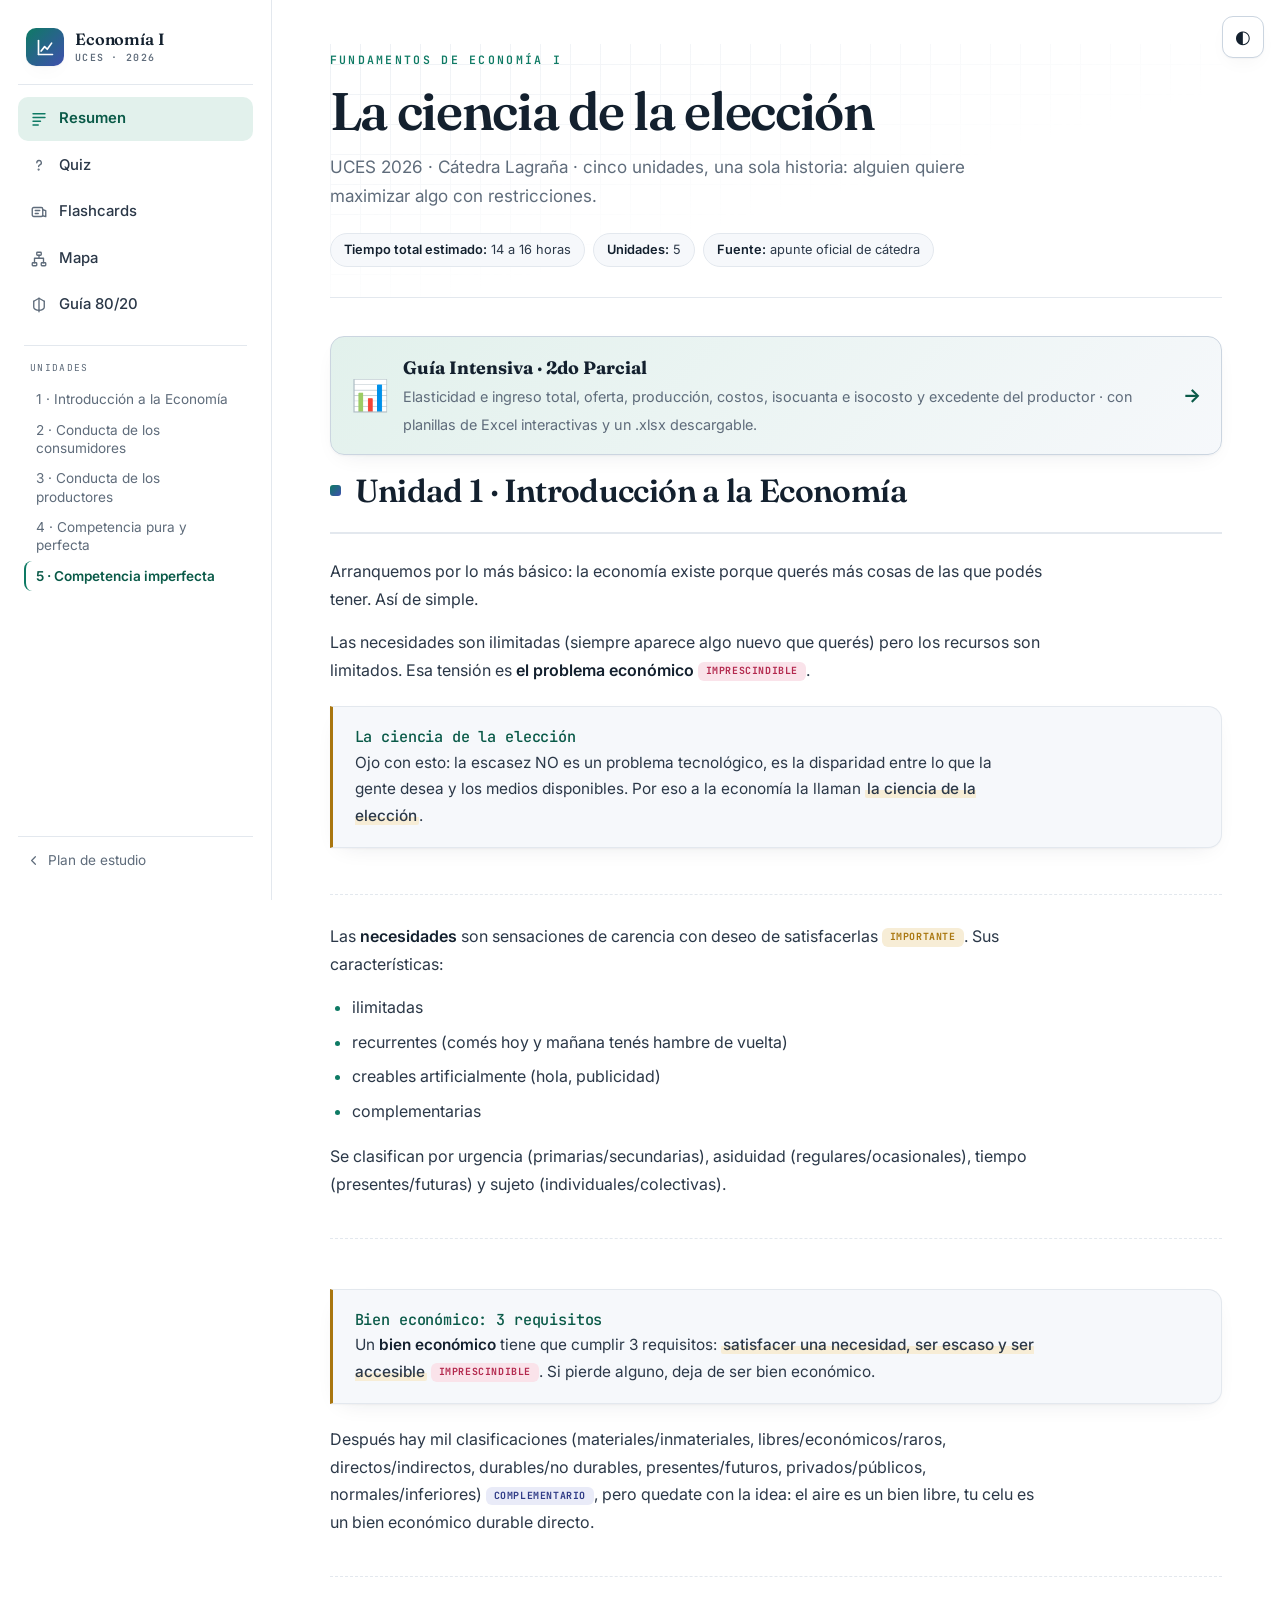
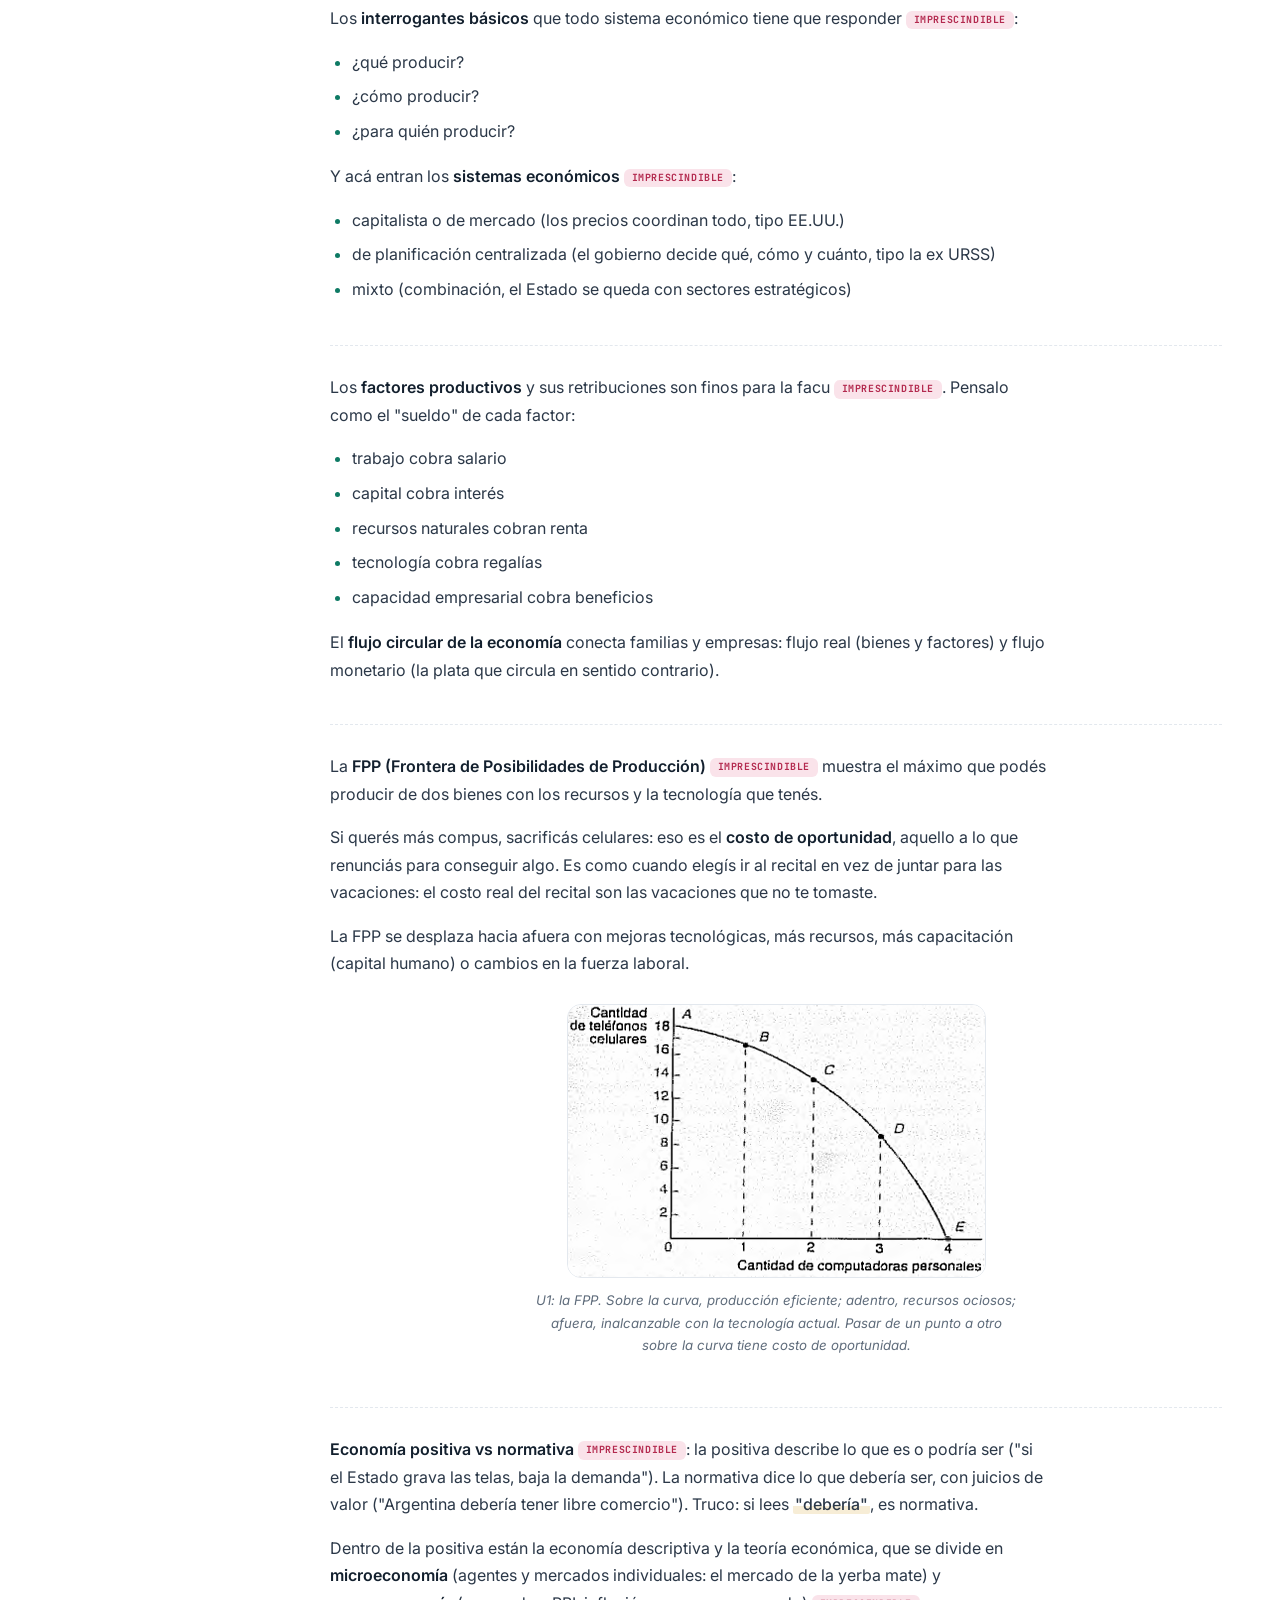
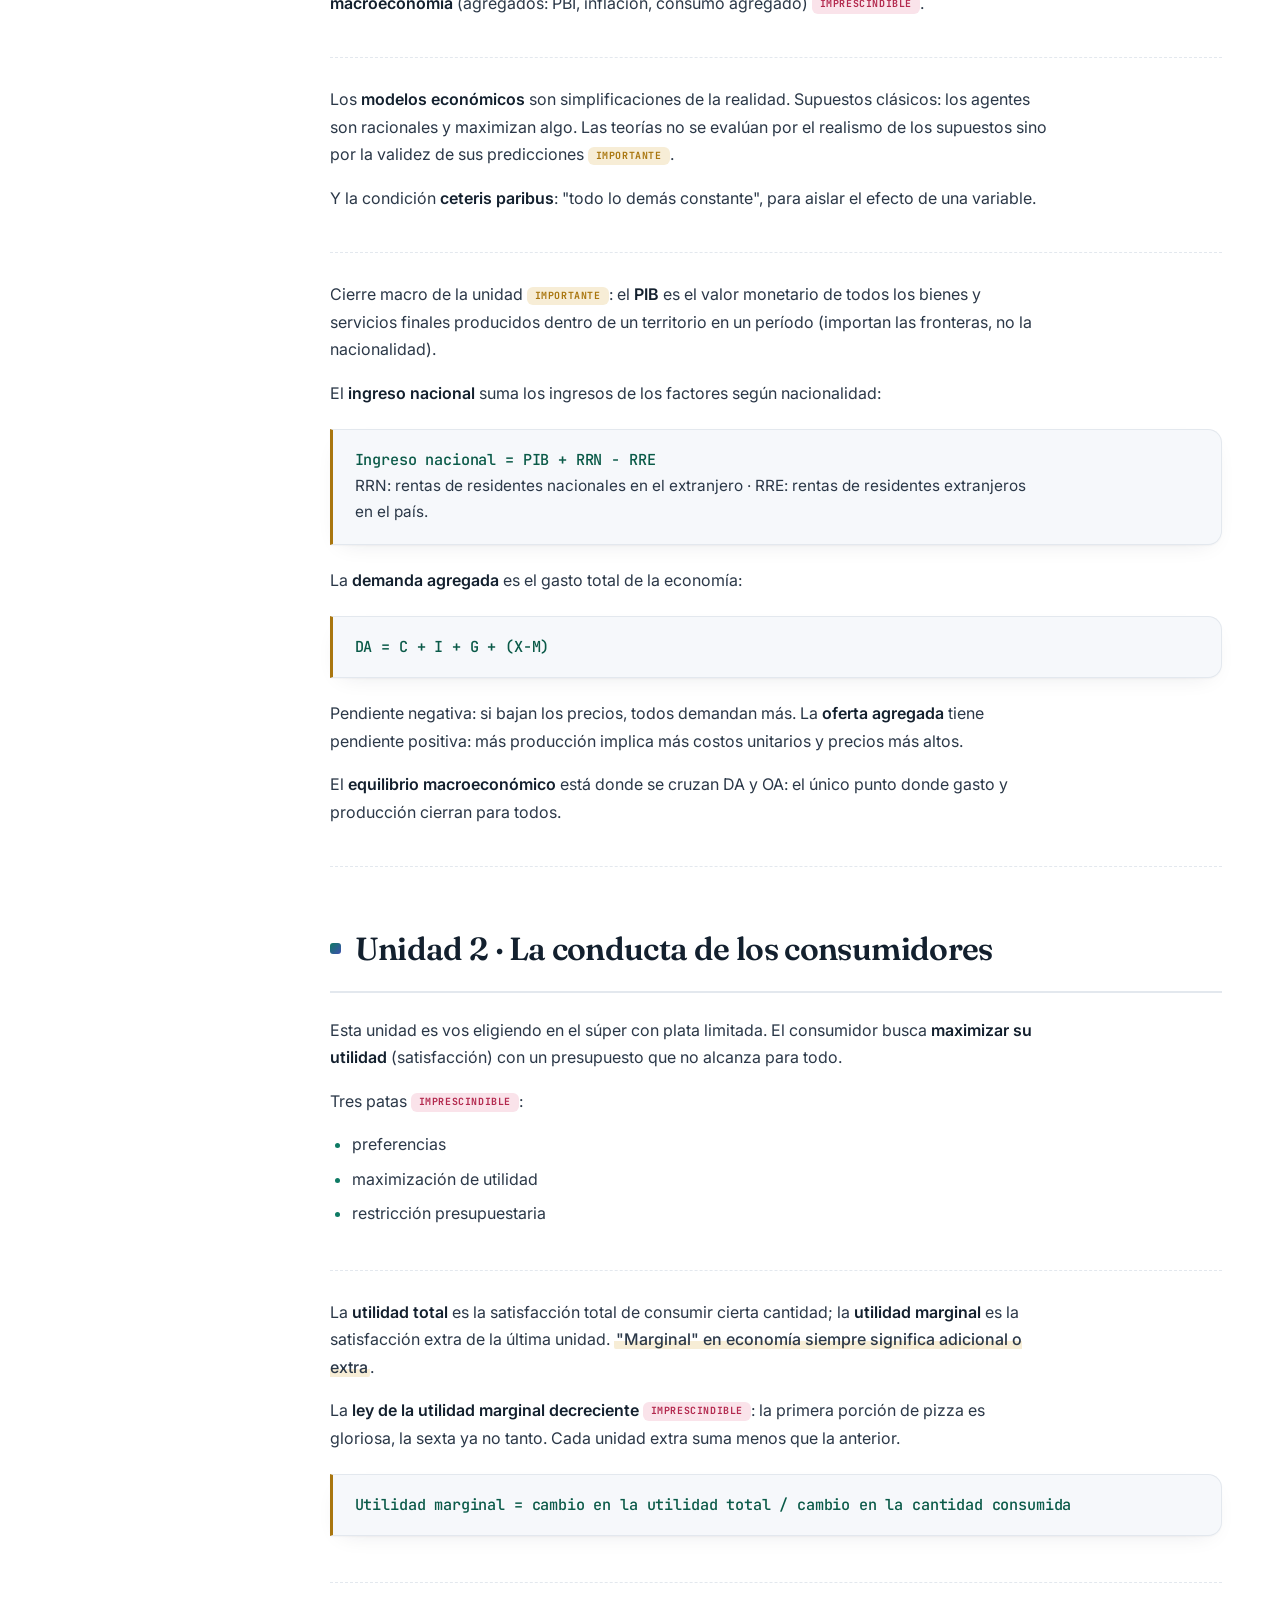
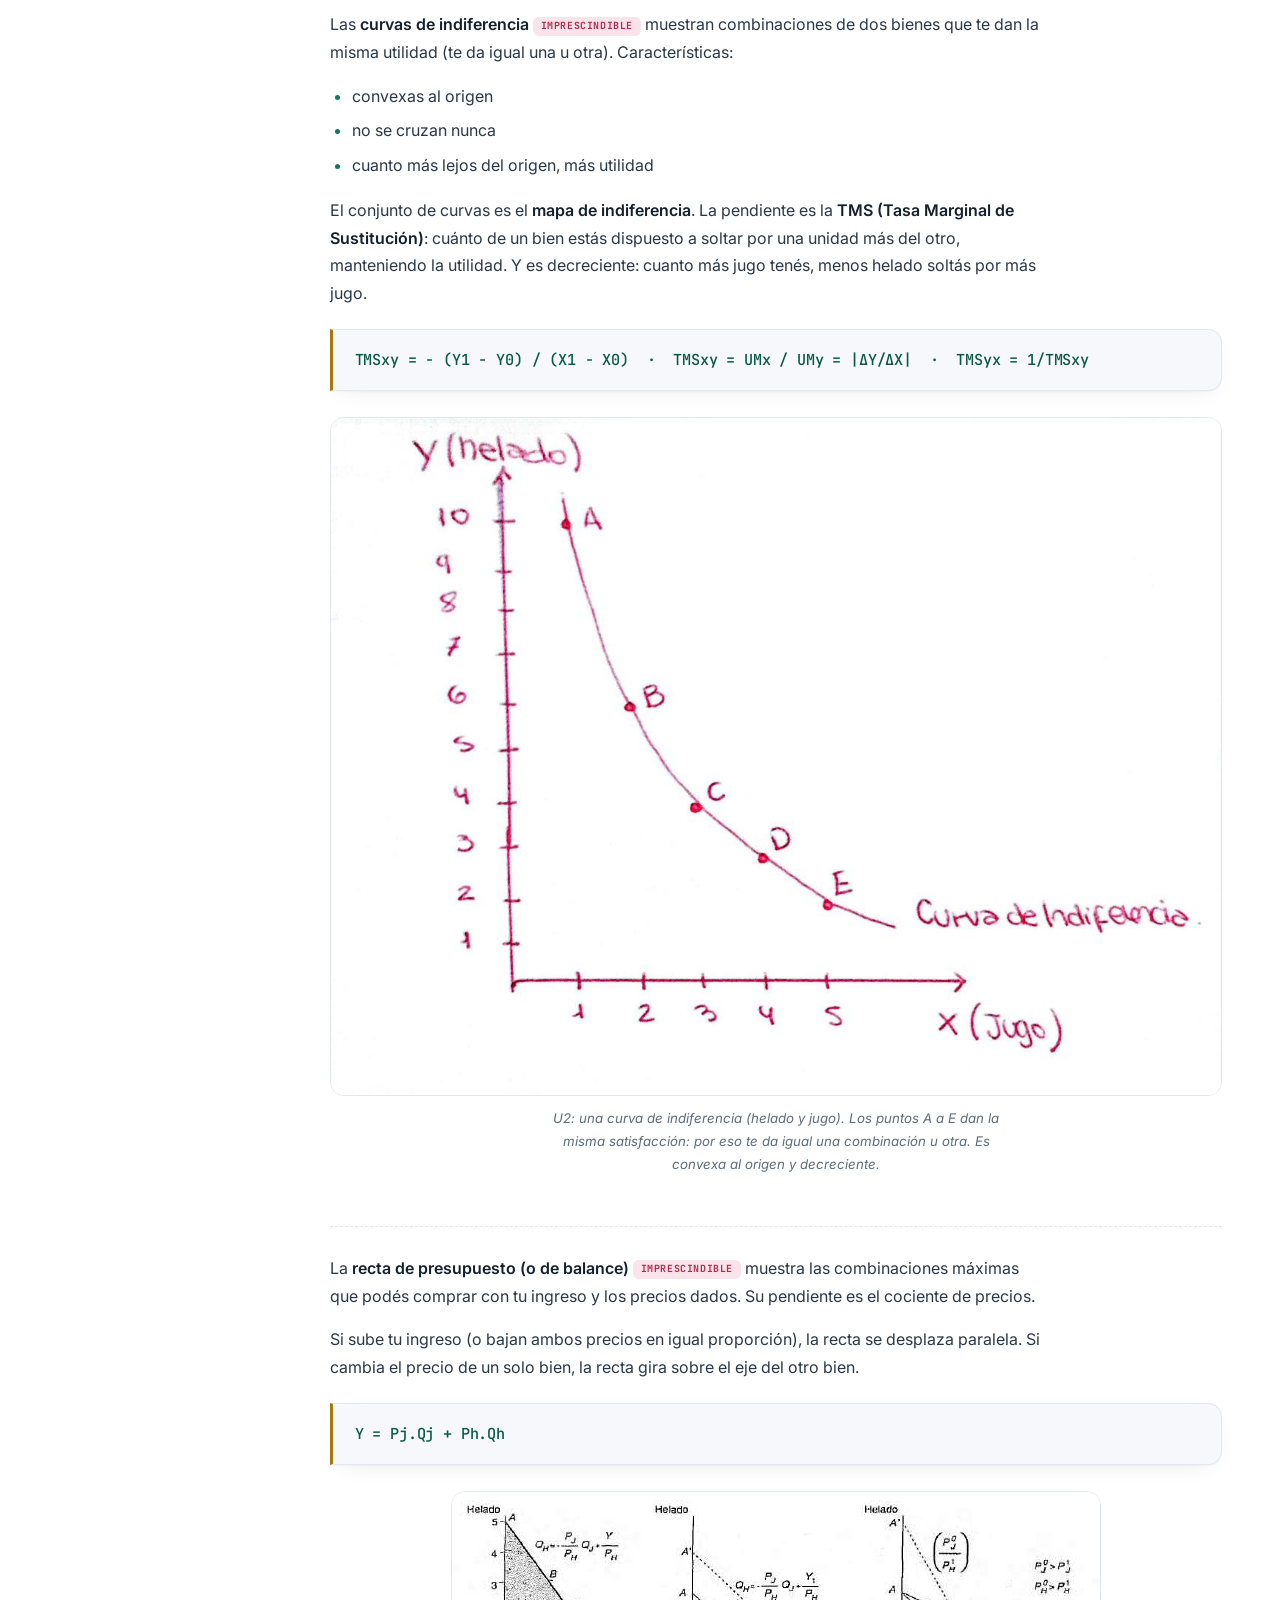
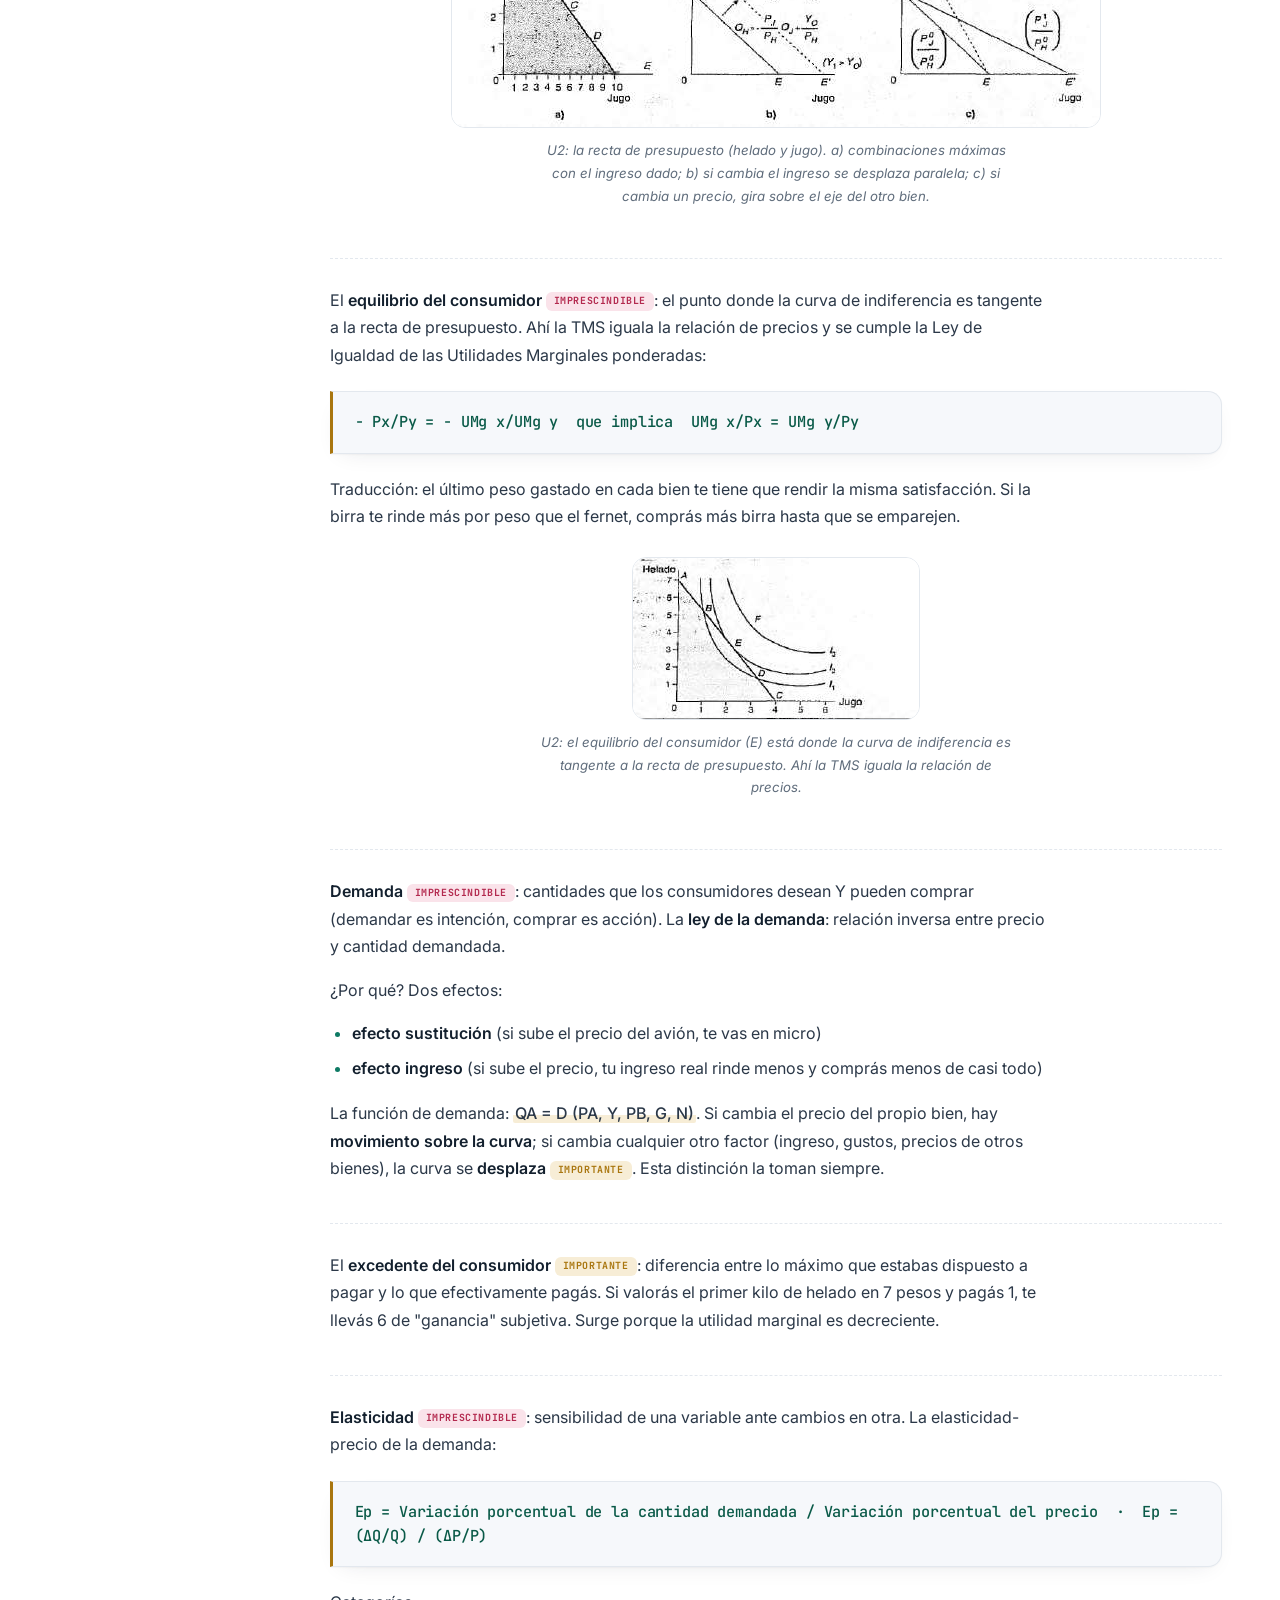
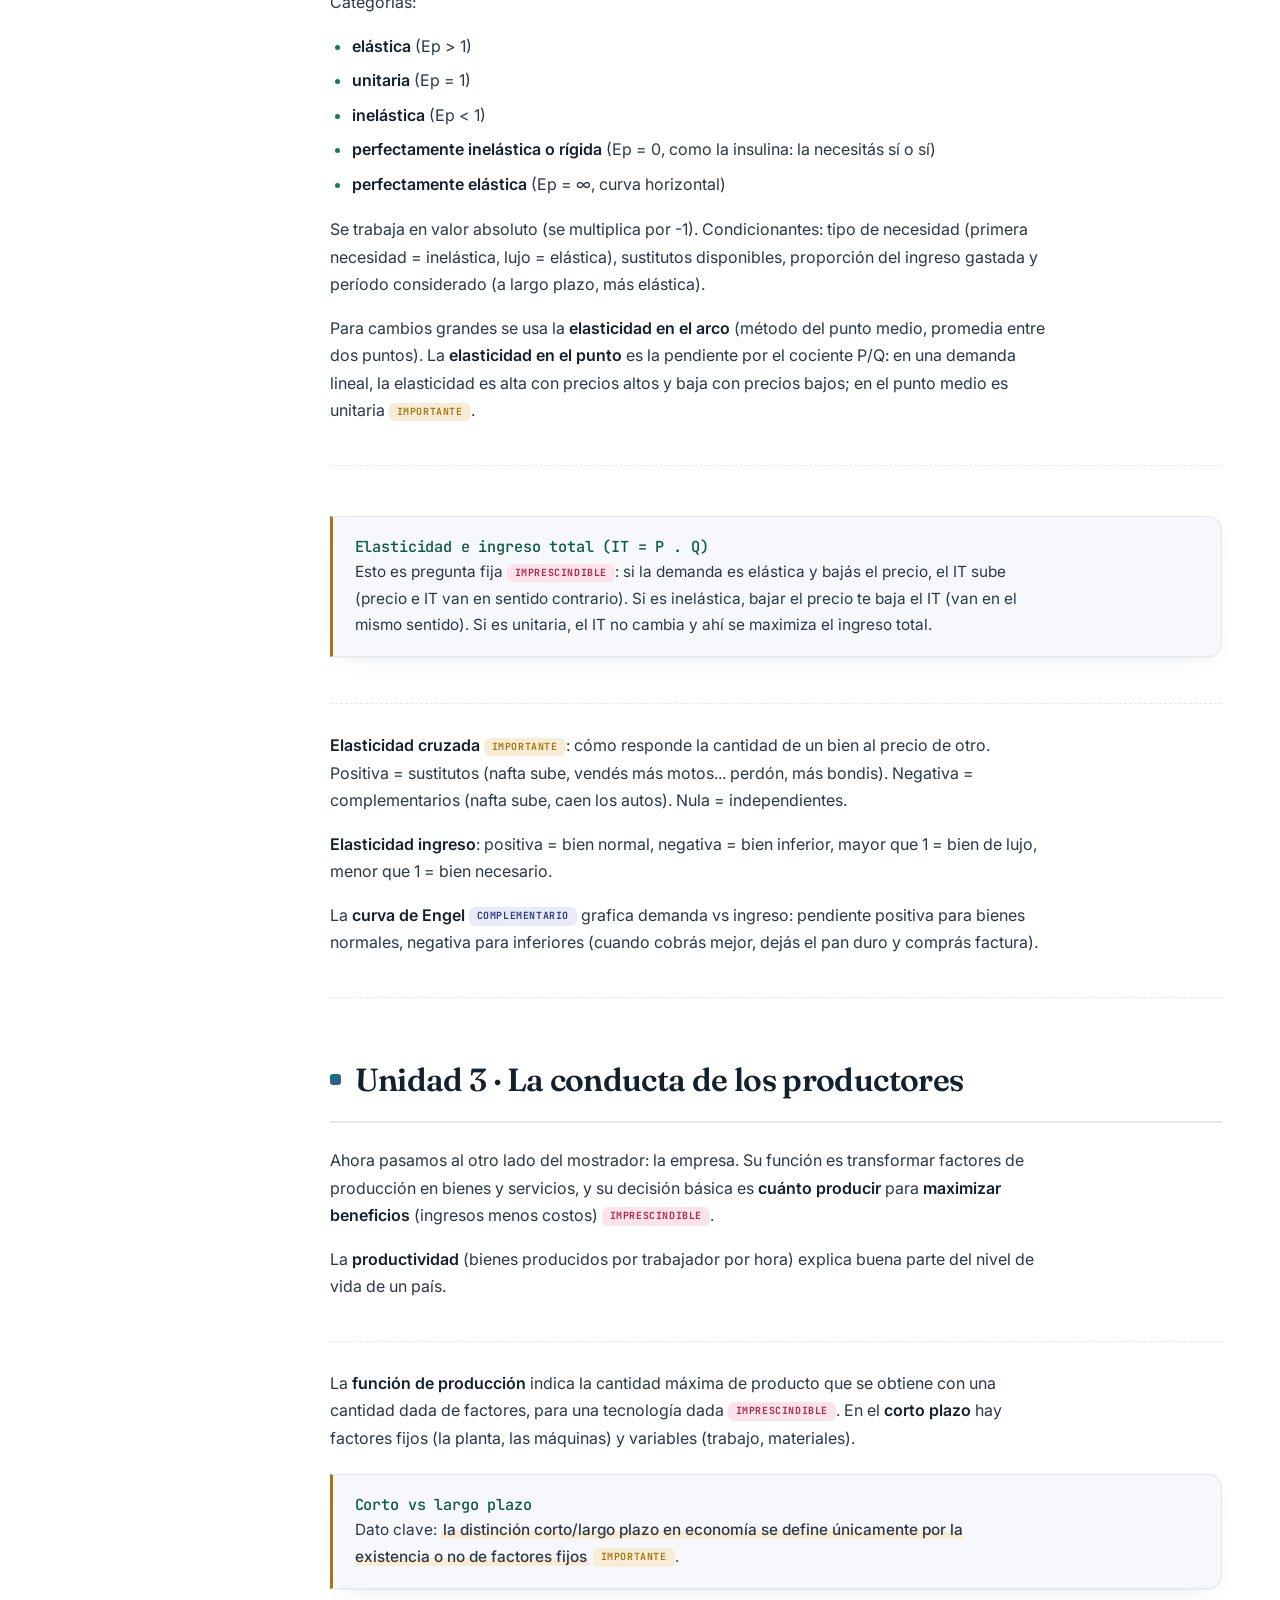
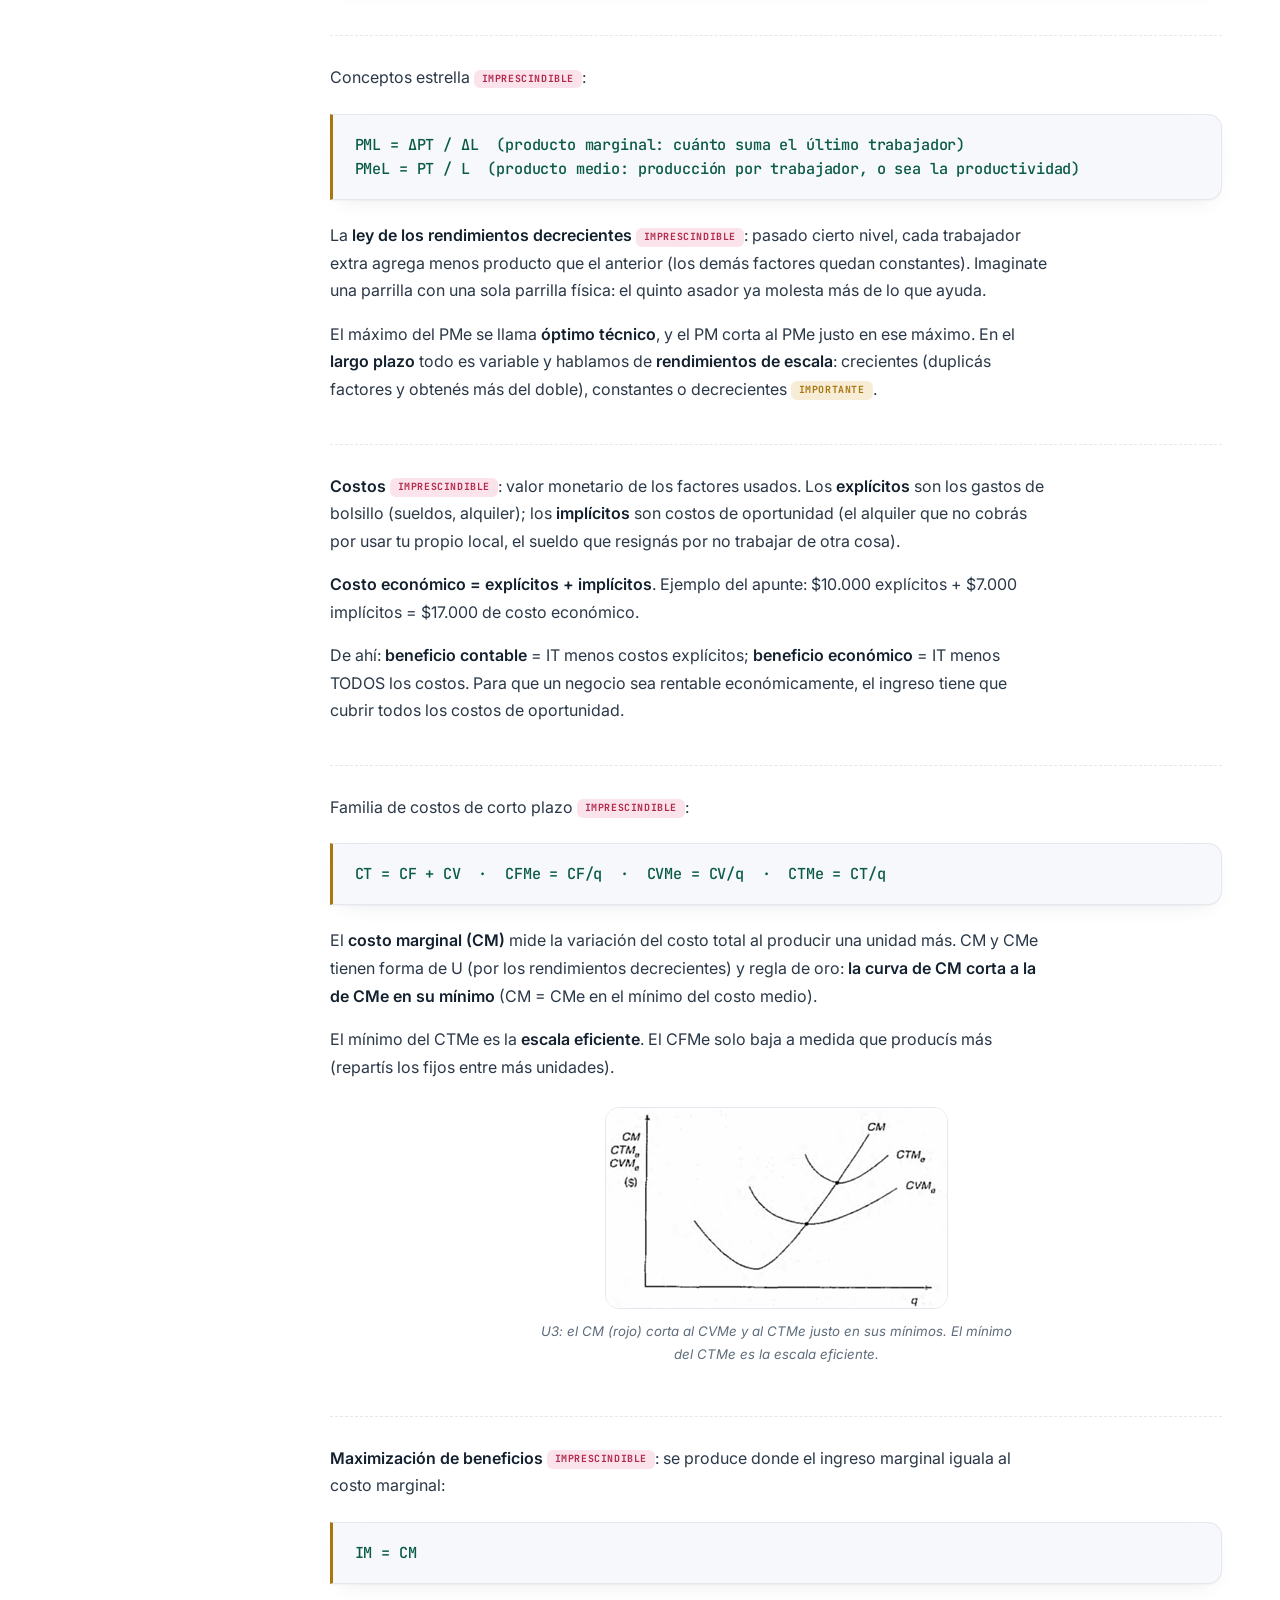
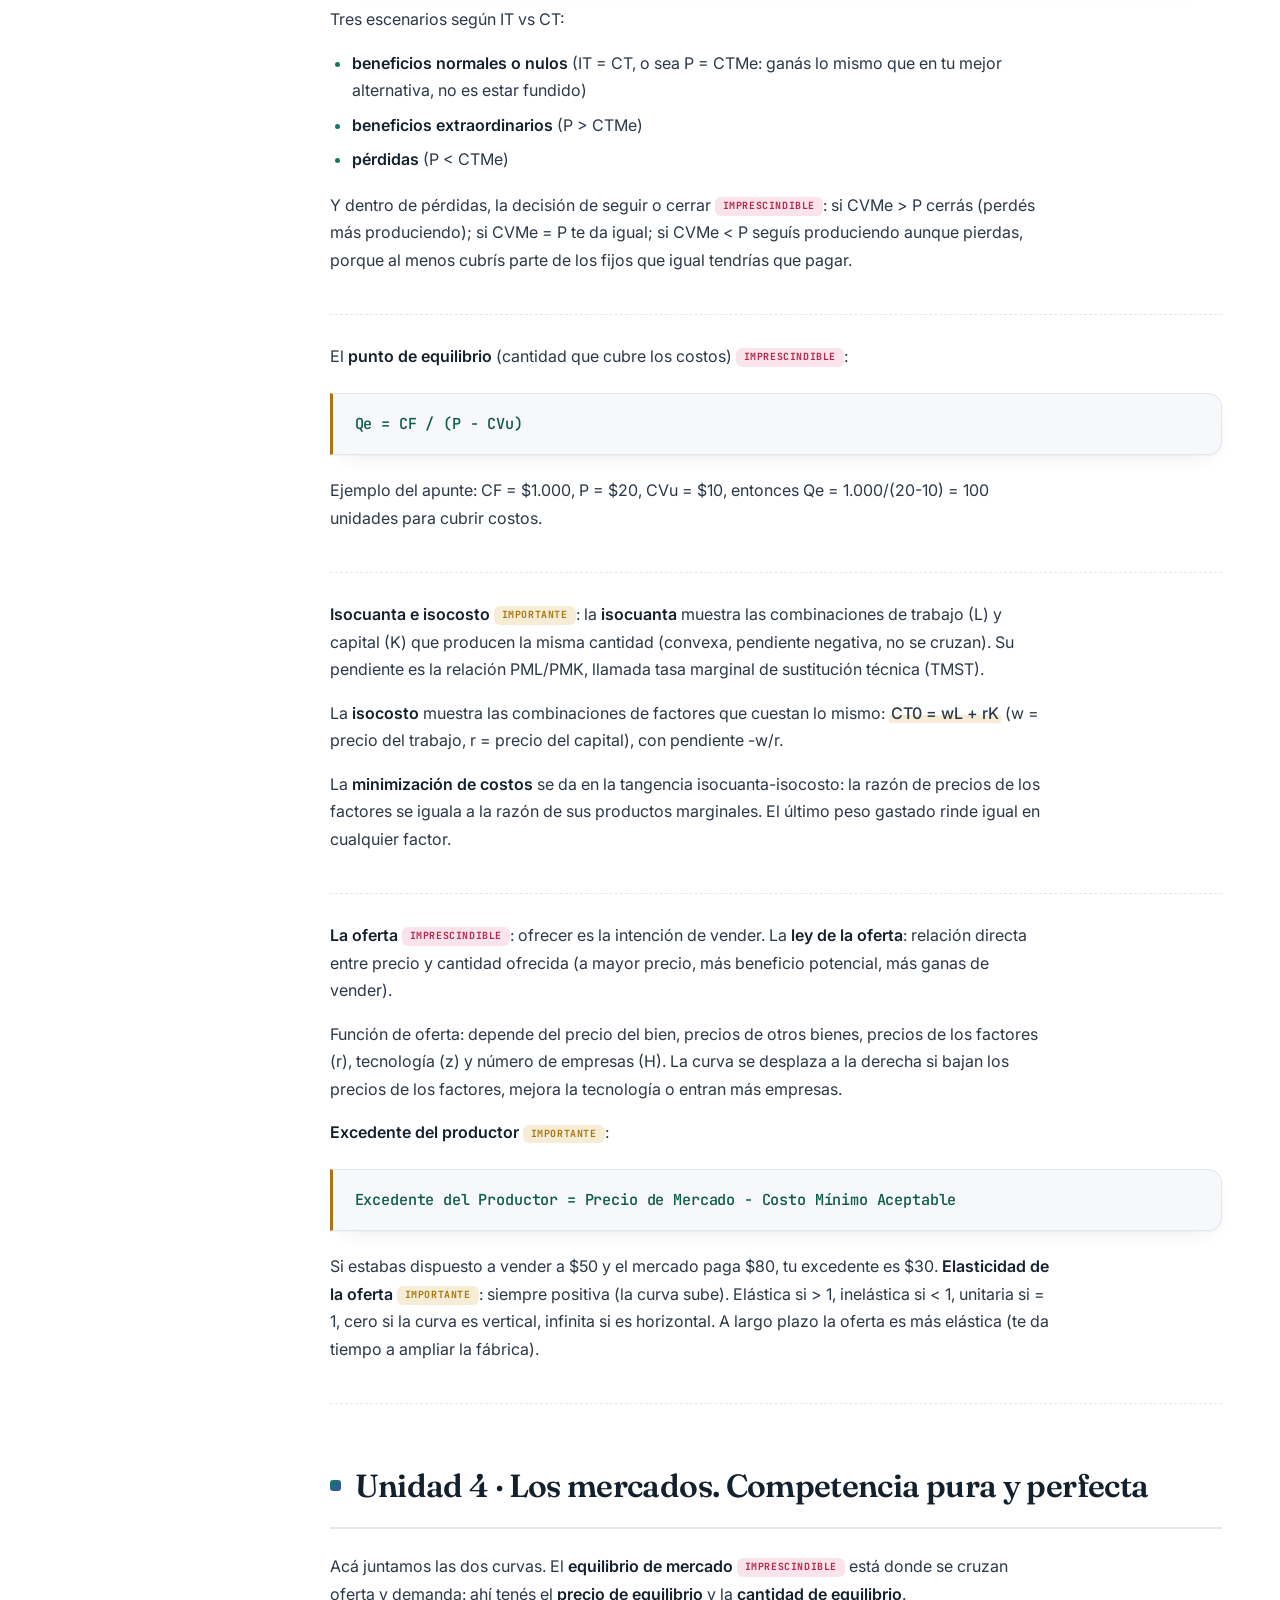
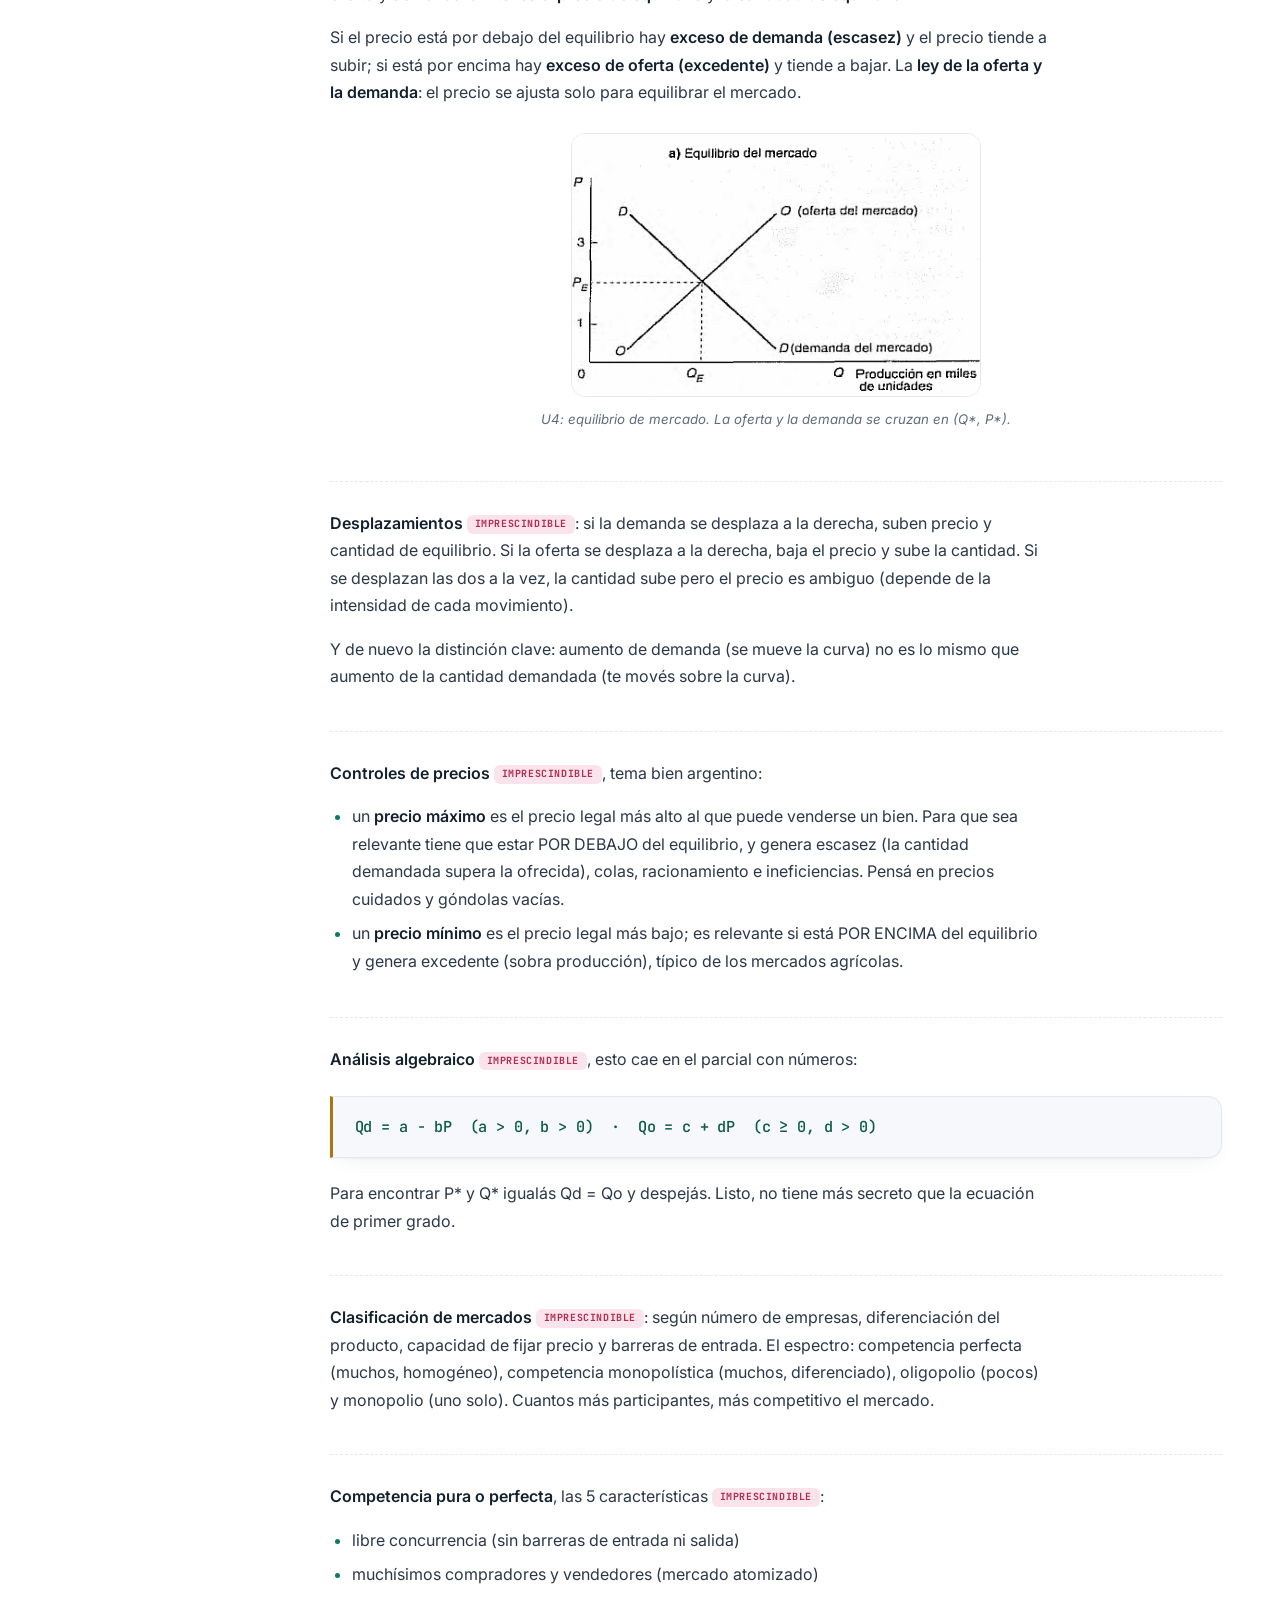
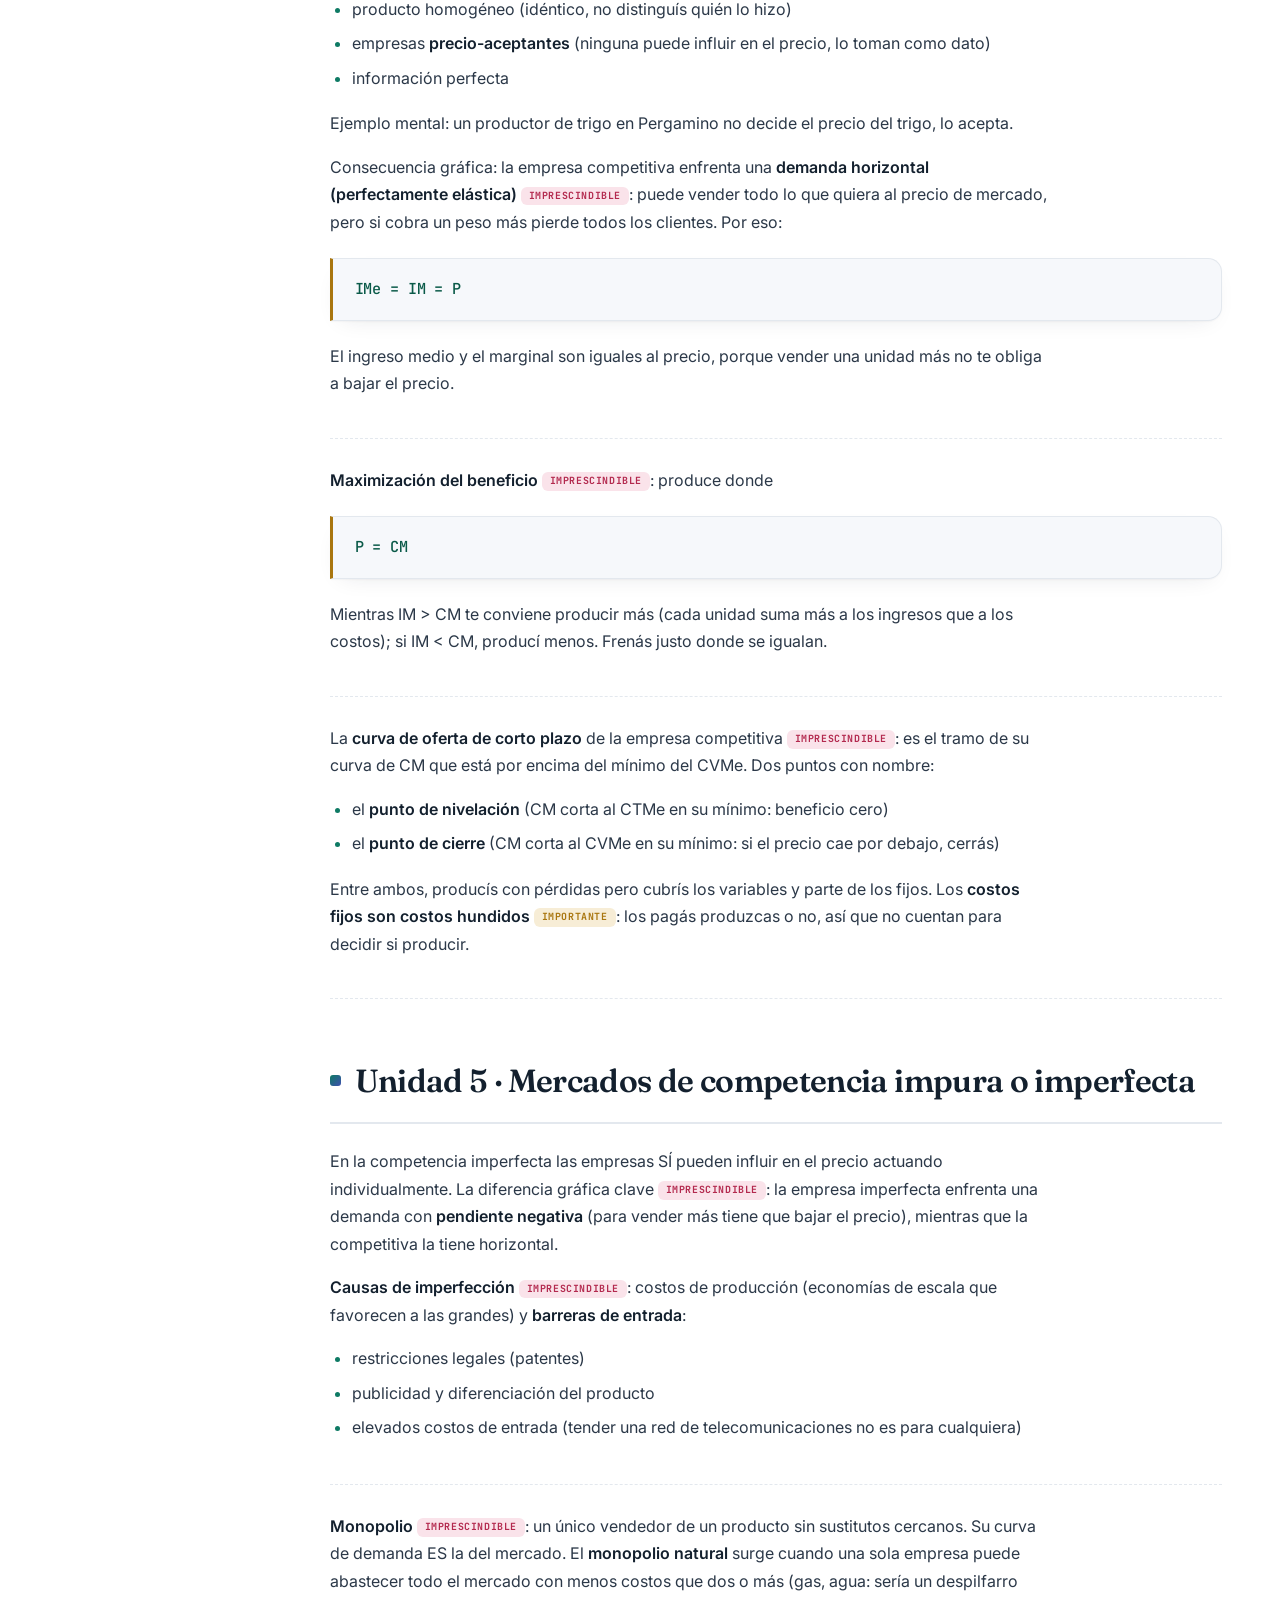
<file: economia.html>
<!DOCTYPE html>
<html lang="es">
<head>
<meta charset="UTF-8">
<meta name="viewport" content="width=device-width, initial-scale=1.0">
<title>Fundamentos de Economía I · Sistema de Estudio UCES 2026</title>
<link rel="preconnect" href="https://fonts.googleapis.com">
<link rel="preconnect" href="https://fonts.gstatic.com" crossorigin>
<link href="https://fonts.googleapis.com/css2?family=Fraunces:ital,opsz,wght@0,9..144,400..700;1,9..144,400..600&family=Inter:wght@400;500;600;700&family=JetBrains+Mono:wght@400;500;700&display=swap" rel="stylesheet">
<style>
/* =========================================================
   FUNDAMENTOS DE ECONOMÍA I · identidad "analítica / blueprint"
   Jade + indigo + oro · Fraunces / Inter / JetBrains Mono
   ========================================================= */
*,*::before,*::after{box-sizing:border-box}
:root{
  --bg:#eef1f5; --surface:#ffffff; --surface-2:#f6f8fb;
  --ink:#13202e; --text:#2b3848; --muted:#5f6c7b;
  --line:#e3e8ee; --line-strong:#cbd5e0;
  --brand:#0e7a64; --brand-deep:#0a5a48; --brand-soft:#e2f1ec;
  --indigo:#3f4fae; --indigo-deep:#2f3b86; --indigo-soft:#e9ebf8;
  --gold:#a9760f; --gold-soft:#f7edd6;
  --rose:#b3294e; --rose-soft:#fae3ea;
  --ok:#1b7f4d; --ok-soft:#e1f3e9; --bad:#c0392b; --bad-soft:#fbe5e2;
  --serif:"Fraunces",Georgia,"Times New Roman",serif;
  --sans:"Inter",system-ui,-apple-system,Segoe UI,Roboto,sans-serif;
  --mono:"JetBrains Mono",ui-monospace,SFMono-Regular,Menlo,monospace;
  --shadow:0 1px 2px rgba(20,32,46,.04),0 8px 24px -12px rgba(20,32,46,.12);
  --radius:14px;
}
[data-theme="dark"]{
  --bg:#0c1117; --surface:#141d27; --surface-2:#1b2530;
  --ink:#eef4f9; --text:#c4cfdb; --muted:#8593a3;
  --line:#243140; --line-strong:#33424f;
  --brand:#43c0a4; --brand-deep:#6fd3bb; --brand-soft:#0f2f29;
  --indigo:#929dee; --indigo-deep:#a8b1f2; --indigo-soft:#1a2140;
  --gold:#d8ad52; --gold-soft:#2c2512;
  --rose:#ec80a1; --rose-soft:#371522;
  --ok:#4cc080; --ok-soft:#10301f; --bad:#e8705f; --bad-soft:#3a1714;
  --shadow:0 1px 2px rgba(0,0,0,.3),0 12px 30px -14px rgba(0,0,0,.6);
}
html{scroll-behavior:smooth}
body{
  margin:0;background:var(--bg);color:var(--text);
  font-family:var(--sans);font-size:16px;line-height:1.72;
  -webkit-font-smoothing:antialiased;text-rendering:optimizeLegibility;
}
::selection{background:var(--brand-soft);color:var(--brand-deep)}

/* ---------- layout ---------- */
.layout{display:grid;grid-template-columns:272px minmax(0,1fr);max-width:1280px;margin:0 auto;background:var(--surface);min-height:100vh;box-shadow:var(--shadow)}
.sidebar{position:sticky;top:0;align-self:start;height:100dvh;overflow-y:auto;
  border-right:1px solid var(--line);background:var(--surface);
  padding:26px 18px 28px;display:flex;flex-direction:column;gap:4px}
.main{min-width:0;padding:44px clamp(20px,4.5vw,68px) 90px}

/* ---------- sidebar brand + nav ---------- */
.brand{display:flex;align-items:center;gap:11px;padding:2px 8px 18px;margin-bottom:8px;border-bottom:1px solid var(--line)}
.brand .mark{flex:none;width:38px;height:38px;border-radius:10px;background:linear-gradient(135deg,var(--brand),var(--indigo));
  display:grid;place-items:center;color:#fff;box-shadow:var(--shadow)}
.brand .mark svg{width:21px;height:21px}
.brand b{font-family:var(--serif);font-size:1.02rem;color:var(--ink);line-height:1.15;font-weight:600;letter-spacing:-.01em}
.brand .brand-sub{display:block;font-family:var(--mono);font-size:.62rem;letter-spacing:.13em;text-transform:uppercase;color:var(--muted);margin-top:3px}
.nav-modes{display:flex;flex-direction:column;gap:3px}
.nav-link{display:flex;align-items:center;gap:11px;width:100%;text-align:left;
  font:inherit;font-size:.93rem;font-weight:500;color:var(--text);
  background:transparent;border:none;border-radius:10px;padding:9px 12px;cursor:pointer;
  transition:background .15s,color .15s}
.nav-link svg{flex:none;width:18px;height:18px;color:var(--muted);transition:color .15s}
.nav-link:hover{background:var(--surface-2)}
.nav-link.active{background:var(--brand-soft);color:var(--brand-deep);font-weight:600}
.nav-link.active svg{color:var(--brand)}
.toc{margin:14px 6px 0;padding-top:14px;border-top:1px solid var(--line);display:none}
.sidebar.show-toc .toc{display:block}
.toc-label{font-family:var(--mono);font-size:.6rem;letter-spacing:.14em;text-transform:uppercase;color:var(--muted);padding:0 6px 8px}
.toc a{display:block;font-size:.85rem;color:var(--muted);text-decoration:none;padding:6px 10px;border-radius:8px;border-left:2px solid transparent;line-height:1.35;transition:color .15s,border-color .15s,background .15s}
.toc a:hover{color:var(--ink);background:var(--surface-2)}
.toc a.active{color:var(--brand-deep);border-left-color:var(--brand);font-weight:600}
.back{margin-top:auto;display:inline-flex;align-items:center;gap:7px;font-size:.85rem;color:var(--muted);text-decoration:none;padding:12px 8px 0;border-top:1px solid var(--line)}
.back:hover{color:var(--brand)}

/* ---------- header ---------- */
.site-head{position:relative;margin:0 0 38px;padding:6px 0 30px;border-bottom:1px solid var(--line);overflow:hidden}
.site-head::before{content:"";position:absolute;inset:-10px 0 0;z-index:0;
  background-image:linear-gradient(var(--line) 1px,transparent 1px),linear-gradient(90deg,var(--line) 1px,transparent 1px);
  background-size:30px 30px;opacity:.6;
  -webkit-mask:linear-gradient(165deg,#000 5%,transparent 60%);mask:linear-gradient(165deg,#000 5%,transparent 60%)}
.site-head>*{position:relative;z-index:1}
.kicker{font-family:var(--mono);font-size:.72rem;letter-spacing:.2em;text-transform:uppercase;color:var(--brand);font-weight:600;margin-bottom:14px}
.site-head h1{font-family:var(--serif);font-weight:600;font-size:clamp(2.1rem,5vw,3.3rem);line-height:1.02;letter-spacing:-.025em;color:var(--ink);margin:0 0 14px}
.site-head .sub{font-size:1.07rem;color:var(--muted);max-width:60ch;margin:0 0 22px}
.meta-row{display:flex;flex-wrap:wrap;gap:8px}
.meta-row span{font-size:.8rem;color:var(--text);background:var(--surface-2);border:1px solid var(--line);border-radius:999px;padding:5px 13px}
.meta-row b{color:var(--ink);font-weight:600}

/* ---------- panels & headings ---------- */
.tab-panel{animation:fade .35s ease}
.tab-panel.hidden{display:none}
@keyframes fade{from{opacity:0;transform:translateY(6px)}to{opacity:1;transform:none}}
h2{font-family:var(--serif);font-weight:600;font-size:clamp(1.5rem,3vw,2rem);letter-spacing:-.02em;color:var(--ink);
  margin:54px 0 22px;padding-bottom:14px;border-bottom:2px solid var(--line);scroll-margin-top:20px;display:flex;align-items:baseline;gap:14px}
h2::before{content:"";flex:none;align-self:center;width:11px;height:11px;border-radius:3px;background:linear-gradient(135deg,var(--brand),var(--indigo))}
.tab-panel>h2:first-child,h2:first-of-type{margin-top:8px}
h3{font-family:var(--serif);font-weight:600;font-size:1.25rem;color:var(--ink);letter-spacing:-.01em;margin:34px 0 14px}
p{margin:0 0 16px;max-width:72ch}
ul,ol{max-width:72ch;margin:0 0 18px;padding-left:22px}
li{margin:7px 0}
li::marker{color:var(--brand)}
strong{color:var(--ink);font-weight:600}
a{color:var(--brand-deep)}

/* ---------- tema block ---------- */
.tema{position:relative;margin:0 0 26px;padding:2px 0 24px;border-bottom:1px dashed var(--line)}
.tema:last-child{border-bottom:none}

/* ---------- callout / formula ---------- */
.callout{position:relative;margin:22px 0;padding:18px 20px 18px 22px;
  background:var(--surface-2);border:1px solid var(--line);border-left:3px solid var(--gold);
  border-radius:0 var(--radius) var(--radius) 0;box-shadow:var(--shadow)}
.callout .ct{font-family:var(--mono);font-weight:500;font-size:.95rem;line-height:1.6;color:var(--brand-deep);
  letter-spacing:-.01em;word-break:break-word}
.callout p{margin:10px 0 0;font-size:.96rem;color:var(--text)}
.callout p:only-child,.callout .ct + p{max-width:68ch}

/* ---------- badges ---------- */
.badge{display:inline-block;font-family:var(--mono);font-size:.62rem;font-weight:700;letter-spacing:.06em;text-transform:uppercase;
  padding:2px 8px;border-radius:6px;vertical-align:middle;white-space:nowrap;line-height:1.5}
.badge.p1{background:var(--rose-soft);color:var(--rose)}
.badge.p2{background:var(--gold-soft);color:var(--gold)}
.badge.p3{background:var(--indigo-soft);color:var(--indigo-deep)}

/* ---------- mark / highlight ---------- */
mark{background:linear-gradient(180deg,transparent 58%,var(--gold-soft) 58%);color:inherit;padding:0 2px;border-radius:2px;font-weight:500}

/* ---------- figures / svg ---------- */
figure{margin:26px 0;padding:0}
figure svg,figure img{display:block;max-width:100%;height:auto;margin:0 auto}
figure img{border-radius:var(--radius);border:1px solid var(--line);background:#fff}
figcaption{margin-top:11px;font-size:.83rem;color:var(--muted);text-align:center;font-style:italic;max-width:60ch;margin-left:auto;margin-right:auto}
.diagram{background:var(--surface);border:1px solid var(--line);border-radius:var(--radius);padding:18px;box-shadow:var(--shadow)}

/* ---------- mind map ---------- */
.map{background:var(--surface-2);border:1px solid var(--line);border-radius:var(--radius);padding:22px 22px 22px 18px;margin:18px 0 30px;box-shadow:var(--shadow)}
.node{display:inline-block;background:var(--surface);border:1px solid var(--line-strong);border-radius:9px;
  padding:7px 13px;margin:5px 0;font-size:.88rem;color:var(--text);line-height:1.4;box-shadow:0 1px 1px rgba(20,32,46,.04)}
.node.root{display:block;background:linear-gradient(135deg,var(--brand),var(--indigo));color:#fff;border:none;
  font-family:var(--serif);font-weight:600;font-size:1.02rem;padding:11px 16px;margin-bottom:8px}
.branch{margin:2px 0 10px 16px;padding-left:18px;border-left:2px solid var(--line-strong)}
.branch .node{background:var(--surface)}
.branch .branch{margin-left:10px}
.branch .branch .node{background:var(--surface-2);font-size:.84rem;color:var(--muted)}

/* ---------- priority list (guía 80/20) ---------- */
.prio{display:flex;gap:15px;align-items:flex-start;background:var(--surface);border:1px solid var(--line);
  border-radius:12px;padding:15px 17px;margin:11px 0;box-shadow:var(--shadow);transition:border-color .15s,transform .15s}
.prio:hover{border-color:var(--brand);transform:translateX(2px)}
.prio .rank{flex:none;width:34px;height:34px;border-radius:9px;display:grid;place-items:center;
  font-family:var(--mono);font-weight:700;font-size:.95rem;color:#fff;background:linear-gradient(135deg,var(--brand),var(--brand-deep))}
.prio>div:last-child{font-size:.95rem;line-height:1.6}

/* ---------- quiz ---------- */
.card{background:var(--surface-2);border:1px solid var(--line);border-radius:var(--radius);padding:18px 20px;margin:0 0 24px;font-size:.96rem;box-shadow:var(--shadow)}
.score{font-family:var(--mono);font-weight:700;color:var(--brand);font-size:1.05rem}
.btn-reset,.tab{font:inherit;font-size:.8rem;font-weight:600;font-family:var(--mono);letter-spacing:.04em;
  background:var(--surface);color:var(--text);border:1px solid var(--line-strong);border-radius:8px;padding:6px 12px;cursor:pointer;transition:background .15s,border-color .15s}
.btn-reset:hover,.tab:hover{background:var(--brand-soft);border-color:var(--brand);color:var(--brand-deep)}
.quiz-q{background:var(--surface);border:1px solid var(--line);border-radius:var(--radius);padding:18px 20px;margin:0 0 16px;box-shadow:var(--shadow)}
.quiz-q .q{font-weight:600;color:var(--ink);margin-bottom:14px;line-height:1.5}
.opt{display:block;width:100%;text-align:left;font:inherit;font-size:.93rem;color:var(--text);
  background:var(--surface);border:1px solid var(--line-strong);border-radius:10px;padding:11px 15px;margin:8px 0;cursor:pointer;
  transition:background .15s,border-color .15s,transform .1s}
.opt:hover{border-color:var(--brand);background:var(--surface-2)}
.opt:active{transform:scale(.995)}
.opt.disabled{cursor:default;pointer-events:none;opacity:.85}
.opt.correct{background:var(--ok-soft);border-color:var(--ok);color:var(--ok);font-weight:600}
.opt.wrong{background:var(--bad-soft);border-color:var(--bad);color:var(--bad);font-weight:600}
.explain{margin-top:12px;padding:13px 15px;background:var(--indigo-soft);border-radius:10px;font-size:.9rem;color:var(--text);line-height:1.6;border-left:3px solid var(--indigo)}
.explain.hidden{display:none}

/* ---------- flashcards ---------- */
.cards-grid{display:grid;grid-template-columns:repeat(auto-fill,minmax(260px,1fr));gap:15px;margin:16px 0 26px}
.flip{perspective:1300px;min-height:194px;cursor:pointer}
.flip-in{position:relative;width:100%;height:100%;min-height:194px;transition:transform .55s cubic-bezier(.4,.1,.2,1);transform-style:preserve-3d}
.flip.flipped .flip-in{transform:rotateY(180deg)}
.flip-face{position:absolute;inset:0;backface-visibility:hidden;-webkit-backface-visibility:hidden;
  border-radius:var(--radius);padding:18px;display:flex;border:1px solid var(--line);box-shadow:var(--shadow);overflow:auto}
.flip-front{background:linear-gradient(150deg,var(--brand-soft),var(--surface));align-items:center;justify-content:center;text-align:center;
  font-family:var(--serif);font-weight:600;font-size:1.12rem;color:var(--ink);line-height:1.28}
.flip-back{background:var(--surface);transform:rotateY(180deg);font-size:.86rem;color:var(--text);line-height:1.55;align-items:flex-start}
.mnemo{display:block;margin-top:12px;padding-top:11px;border-top:1px dashed var(--line-strong);font-size:.82rem;color:var(--brand-deep);font-style:italic}
.mnemo::before{content:"Gancho · ";font-family:var(--mono);font-style:normal;font-weight:700;font-size:.62rem;letter-spacing:.1em;text-transform:uppercase;color:var(--gold)}

/* ---------- theme toggle ---------- */
.theme-btn{position:fixed;top:16px;right:16px;z-index:50;width:42px;height:42px;border-radius:11px;
  background:var(--surface);border:1px solid var(--line-strong);color:var(--ink);font-size:1.1rem;cursor:pointer;
  box-shadow:var(--shadow);transition:background .15s,transform .15s}
.theme-btn:hover{background:var(--brand-soft);transform:rotate(-12deg)}

/* ---------- responsive ---------- */
@media(max-width:900px){
  .layout{grid-template-columns:1fr}
  .sidebar{position:sticky;top:0;height:auto;flex-direction:column;gap:10px;
    border-right:none;border-bottom:1px solid var(--line);padding:14px 16px;z-index:40}
  .brand{padding-bottom:12px;margin-bottom:0}
  .nav-modes{flex-direction:row;overflow-x:auto;gap:6px;padding-bottom:2px;-webkit-overflow-scrolling:touch}
  .nav-link{flex:none;padding:8px 13px;white-space:nowrap}
  .toc,.sidebar.show-toc .toc{display:none}
  .back{margin-top:0;border-top:none;padding-top:0}
  .main{padding:30px 18px 70px}
}
@media(max-width:560px){
  body{font-size:15.5px}
  .meta-row span{font-size:.74rem}
  .cards-grid{grid-template-columns:1fr}
}
@media(prefers-reduced-motion:reduce){
  *{animation-duration:.001ms!important;transition-duration:.001ms!important;scroll-behavior:auto!important}
}
</style>
</head>
<body>

<button class="theme-btn" id="themeBtn" aria-label="Cambiar tema">◐</button>

<div class="layout">

<aside class="sidebar show-toc" id="sidebar">
  <div class="brand">
    <span class="mark" aria-hidden="true">
      <svg viewBox="0 0 24 24" fill="none" stroke="currentColor" stroke-width="1.9" stroke-linecap="round" stroke-linejoin="round"><path d="M4 20V4"/><path d="M4 20h16"/><path d="M7 16l4-5 3 3 5-7"/></svg>
    </span>
    <b>Economía I<span class="brand-sub">UCES · 2026</span></b>
  </div>

  <nav class="nav-modes" aria-label="Secciones">
    <button class="nav-link active" data-tab="resumen">
      <svg viewBox="0 0 24 24" fill="none" stroke="currentColor" stroke-width="1.8" stroke-linecap="round" stroke-linejoin="round"><path d="M4 5h16"/><path d="M4 10h16"/><path d="M4 15h10"/><path d="M4 20h7"/></svg>
      <span>Resumen</span></button>
    <button class="nav-link" data-tab="quiz">
      <svg viewBox="0 0 24 24" fill="none" stroke="currentColor" stroke-width="1.8" stroke-linecap="round" stroke-linejoin="round"><path d="M9.1 9a3 3 0 1 1 4 2.8c-.9.4-1.6 1.2-1.6 2.2"/><circle cx="11.5" cy="18" r=".6" fill="currentColor"/></svg>
      <span>Quiz</span></button>
    <button class="nav-link" data-tab="flash">
      <svg viewBox="0 0 24 24" fill="none" stroke="currentColor" stroke-width="1.8" stroke-linecap="round" stroke-linejoin="round"><rect x="3" y="6" width="14" height="12" rx="2"/><path d="M7 10h6M7 14h4"/><path d="M17 9l4 1.2v8l-4-1.2"/></svg>
      <span>Flashcards</span></button>
    <button class="nav-link" data-tab="mapa">
      <svg viewBox="0 0 24 24" fill="none" stroke="currentColor" stroke-width="1.8" stroke-linecap="round" stroke-linejoin="round"><rect x="9" y="3" width="6" height="4" rx="1"/><rect x="3" y="17" width="6" height="4" rx="1"/><rect x="15" y="17" width="6" height="4" rx="1"/><path d="M12 7v4M12 11H6v6M12 11h6v6"/></svg>
      <span>Mapa</span></button>
    <button class="nav-link" data-tab="guia">
      <svg viewBox="0 0 24 24" fill="none" stroke="currentColor" stroke-width="1.8" stroke-linecap="round" stroke-linejoin="round"><path d="M12 3v18"/><path d="M5 7l7-4 7 4"/><path d="M5 7v8c0 2 3 4 7 4s7-2 7-4V7"/></svg>
      <span>Guía 80/20</span></button>
  </nav>

  <nav class="toc" id="toc" aria-label="Unidades">
    <div class="toc-label">Unidades</div>
    <a href="#u1" data-u="u1">1 · Introducción a la Economía</a>
    <a href="#u2" data-u="u2">2 · Conducta de los consumidores</a>
    <a href="#u3" data-u="u3">3 · Conducta de los productores</a>
    <a href="#u4" data-u="u4">4 · Competencia pura y perfecta</a>
    <a href="#u5" data-u="u5">5 · Competencia imperfecta</a>
  </nav>

  <a class="back" href="index.html">
    <svg viewBox="0 0 24 24" fill="none" stroke="currentColor" stroke-width="1.9" stroke-linecap="round" stroke-linejoin="round" style="width:15px;height:15px"><path d="M15 18l-6-6 6-6"/></svg>
    Plan de estudio</a>
</aside>

<main class="main">

<header class="site-head">
  <div class="kicker">Fundamentos de Economía I</div>
  <h1>La ciencia de la elección</h1>
  <p class="sub">UCES 2026 · Cátedra Lagraña · cinco unidades, una sola historia: alguien quiere maximizar algo con restricciones.</p>
  <div class="meta-row">
    <span><b>Tiempo total estimado:</b> 14 a 16 horas</span>
    <span><b>Unidades:</b> 5</span>
    <span><b>Fuente:</b> apunte oficial de cátedra</span>
  </div>
</header>

<a href="economia-parcial2.html" style="display:flex;gap:14px;align-items:center;text-decoration:none;margin:18px 0 4px;padding:16px 20px;border-radius:14px;border:1px solid var(--line-strong,#cbd5e0);background:linear-gradient(135deg,var(--brand-soft,#e2f1ec),var(--surface-2,#f6f8fb));box-shadow:var(--shadow)">
  <span style="font-size:1.9rem;flex:none">📊</span>
  <span style="flex:1;min-width:0">
    <b style="display:block;color:var(--ink);font-family:var(--serif);font-size:1.12rem">Guía Intensiva · 2do Parcial</b>
    <span style="color:var(--muted);font-size:.9rem">Elasticidad e ingreso total, oferta, producción, costos, isocuanta e isocosto y excedente del productor · con planillas de Excel interactivas y un .xlsx descargable.</span>
  </span>
  <span style="flex:none;color:var(--brand-deep);font-weight:700;font-size:1.2rem">→</span>
</a>

<!-- ============ RESUMEN ============ -->
<section class="tab-panel" id="tab-resumen">

<h2 id="u1">Unidad 1 · Introducción a la Economía</h2>

<div class="tema">
<p>Arranquemos por lo más básico: la economía existe porque querés más cosas de las que podés tener. Así de simple.</p>
<p>Las necesidades son ilimitadas (siempre aparece algo nuevo que querés) pero los recursos son limitados. Esa tensión es <strong>el problema económico</strong> <span class="badge p1">Imprescindible</span>.</p>
<div class="callout">
  <div class="ct">La ciencia de la elección</div>
  <p style="margin:0">Ojo con esto: la escasez NO es un problema tecnológico, es la disparidad entre lo que la gente desea y los medios disponibles. Por eso a la economía la llaman <mark>la ciencia de la elección</mark>.</p>
</div>
</div>

<div class="tema">
<p>Las <strong>necesidades</strong> son sensaciones de carencia con deseo de satisfacerlas <span class="badge p2">Importante</span>. Sus características:</p>
<ul>
  <li>ilimitadas</li>
  <li>recurrentes (comés hoy y mañana tenés hambre de vuelta)</li>
  <li>creables artificialmente (hola, publicidad)</li>
  <li>complementarias</li>
</ul>
<p>Se clasifican por urgencia (primarias/secundarias), asiduidad (regulares/ocasionales), tiempo (presentes/futuras) y sujeto (individuales/colectivas).</p>
</div>

<div class="tema">
<div class="callout">
  <div class="ct">Bien económico: 3 requisitos</div>
  <p style="margin:0">Un <strong>bien económico</strong> tiene que cumplir 3 requisitos: <mark>satisfacer una necesidad, ser escaso y ser accesible</mark> <span class="badge p1">Imprescindible</span>. Si pierde alguno, deja de ser bien económico.</p>
</div>
<p>Después hay mil clasificaciones (materiales/inmateriales, libres/económicos/raros, directos/indirectos, durables/no durables, presentes/futuros, privados/públicos, normales/inferiores) <span class="badge p3">Complementario</span>, pero quedate con la idea: el aire es un bien libre, tu celu es un bien económico durable directo.</p>
</div>

<div class="tema">
<p>Los <strong>interrogantes básicos</strong> que todo sistema económico tiene que responder <span class="badge p1">Imprescindible</span>:</p>
<ul>
  <li>¿qué producir?</li>
  <li>¿cómo producir?</li>
  <li>¿para quién producir?</li>
</ul>
<p>Y acá entran los <strong>sistemas económicos</strong> <span class="badge p1">Imprescindible</span>:</p>
<ul>
  <li>capitalista o de mercado (los precios coordinan todo, tipo EE.UU.)</li>
  <li>de planificación centralizada (el gobierno decide qué, cómo y cuánto, tipo la ex URSS)</li>
  <li>mixto (combinación, el Estado se queda con sectores estratégicos)</li>
</ul>
</div>

<div class="tema">
<p>Los <strong>factores productivos</strong> y sus retribuciones son finos para la facu <span class="badge p1">Imprescindible</span>. Pensalo como el "sueldo" de cada factor:</p>
<ul>
  <li>trabajo cobra salario</li>
  <li>capital cobra interés</li>
  <li>recursos naturales cobran renta</li>
  <li>tecnología cobra regalías</li>
  <li>capacidad empresarial cobra beneficios</li>
</ul>
<p>El <strong>flujo circular de la economía</strong> conecta familias y empresas: flujo real (bienes y factores) y flujo monetario (la plata que circula en sentido contrario).</p>
</div>

<div class="tema">
<p>La <strong>FPP (Frontera de Posibilidades de Producción)</strong> <span class="badge p1">Imprescindible</span> muestra el máximo que podés producir de dos bienes con los recursos y la tecnología que tenés.</p>
<p>Si querés más compus, sacrificás celulares: eso es el <strong>costo de oportunidad</strong>, aquello a lo que renunciás para conseguir algo. Es como cuando elegís ir al recital en vez de juntar para las vacaciones: el costo real del recital son las vacaciones que no te tomaste.</p>
<p>La FPP se desplaza hacia afuera con mejoras tecnológicas, más recursos, más capacitación (capital humano) o cambios en la fuerza laboral.</p>
<figure>
<img src="assets/economia/fpp_celulares_computadoras.png" alt="FPP: cantidad de teléfonos celulares vs computadoras personales, puntos A a E sobre la curva">
<figcaption>U1: la FPP. Sobre la curva, producción eficiente; adentro, recursos ociosos; afuera, inalcanzable con la tecnología actual. Pasar de un punto a otro sobre la curva tiene costo de oportunidad.</figcaption>
</figure>
</div>

<div class="tema">
<p><strong>Economía positiva vs normativa</strong> <span class="badge p1">Imprescindible</span>: la positiva describe lo que es o podría ser ("si el Estado grava las telas, baja la demanda"). La normativa dice lo que debería ser, con juicios de valor ("Argentina debería tener libre comercio"). Truco: si lees <mark>"debería"</mark>, es normativa.</p>
<p>Dentro de la positiva están la economía descriptiva y la teoría económica, que se divide en <strong>microeconomía</strong> (agentes y mercados individuales: el mercado de la yerba mate) y <strong>macroeconomía</strong> (agregados: PBI, inflación, consumo agregado) <span class="badge p1">Imprescindible</span>.</p>
</div>

<div class="tema">
<p>Los <strong>modelos económicos</strong> son simplificaciones de la realidad. Supuestos clásicos: los agentes son racionales y maximizan algo. Las teorías no se evalúan por el realismo de los supuestos sino por la validez de sus predicciones <span class="badge p2">Importante</span>.</p>
<p>Y la condición <strong>ceteris paribus</strong>: "todo lo demás constante", para aislar el efecto de una variable.</p>
</div>

<div class="tema">
<p>Cierre macro de la unidad <span class="badge p2">Importante</span>: el <strong>PIB</strong> es el valor monetario de todos los bienes y servicios finales producidos dentro de un territorio en un período (importan las fronteras, no la nacionalidad).</p>
<p>El <strong>ingreso nacional</strong> suma los ingresos de los factores según nacionalidad:</p>
<div class="callout">
  <div class="ct">Ingreso nacional = PIB + RRN - RRE</div>
  <p style="margin:0">RRN: rentas de residentes nacionales en el extranjero · RRE: rentas de residentes extranjeros en el país.</p>
</div>
<p>La <strong>demanda agregada</strong> es el gasto total de la economía:</p>
<div class="callout"><div class="ct">DA = C + I + G + (X-M)</div></div>
<p>Pendiente negativa: si bajan los precios, todos demandan más. La <strong>oferta agregada</strong> tiene pendiente positiva: más producción implica más costos unitarios y precios más altos.</p>
<p>El <strong>equilibrio macroeconómico</strong> está donde se cruzan DA y OA: el único punto donde gasto y producción cierran para todos.</p>
</div>

<h2 id="u2">Unidad 2 · La conducta de los consumidores</h2>

<div class="tema">
<p>Esta unidad es vos eligiendo en el súper con plata limitada. El consumidor busca <strong>maximizar su utilidad</strong> (satisfacción) con un presupuesto que no alcanza para todo.</p>
<p>Tres patas <span class="badge p1">Imprescindible</span>:</p>
<ul>
  <li>preferencias</li>
  <li>maximización de utilidad</li>
  <li>restricción presupuestaria</li>
</ul>
</div>

<div class="tema">
<p>La <strong>utilidad total</strong> es la satisfacción total de consumir cierta cantidad; la <strong>utilidad marginal</strong> es la satisfacción extra de la última unidad. <mark>"Marginal" en economía siempre significa adicional o extra</mark>.</p>
<p>La <strong>ley de la utilidad marginal decreciente</strong> <span class="badge p1">Imprescindible</span>: la primera porción de pizza es gloriosa, la sexta ya no tanto. Cada unidad extra suma menos que la anterior.</p>
<div class="callout"><div class="ct">Utilidad marginal = cambio en la utilidad total / cambio en la cantidad consumida</div></div>
</div>

<div class="tema">
<p>Las <strong>curvas de indiferencia</strong> <span class="badge p1">Imprescindible</span> muestran combinaciones de dos bienes que te dan la misma utilidad (te da igual una u otra). Características:</p>
<ul>
  <li>convexas al origen</li>
  <li>no se cruzan nunca</li>
  <li>cuanto más lejos del origen, más utilidad</li>
</ul>
<p>El conjunto de curvas es el <strong>mapa de indiferencia</strong>. La pendiente es la <strong>TMS (Tasa Marginal de Sustitución)</strong>: cuánto de un bien estás dispuesto a soltar por una unidad más del otro, manteniendo la utilidad. Y es decreciente: cuanto más jugo tenés, menos helado soltás por más jugo.</p>
<div class="callout"><div class="ct">TMSxy = - (Y1 - Y0) / (X1 - X0) &nbsp;·&nbsp; TMSxy = UMx / UMy = |ΔY/ΔX| &nbsp;·&nbsp; TMSyx = 1/TMSxy</div></div>
<figure>
<img src="assets/economia/curva_indiferencia_helado_jugo.png" alt="Curva de indiferencia entre helado y jugo, puntos A a E que dan la misma utilidad">
<figcaption>U2: una curva de indiferencia (helado y jugo). Los puntos A a E dan la misma satisfacción: por eso te da igual una combinación u otra. Es convexa al origen y decreciente.</figcaption>
</figure>
</div>

<div class="tema">
<p>La <strong>recta de presupuesto (o de balance)</strong> <span class="badge p1">Imprescindible</span> muestra las combinaciones máximas que podés comprar con tu ingreso y los precios dados. Su pendiente es el cociente de precios.</p>
<p>Si sube tu ingreso (o bajan ambos precios en igual proporción), la recta se desplaza paralela. Si cambia el precio de un solo bien, la recta gira sobre el eje del otro bien.</p>
<div class="callout"><div class="ct">Y = Pj.Qj + Ph.Qh</div></div>
<figure>
<img src="assets/economia/recta_presupuesto.png" alt="Recta de presupuesto entre helado y jugo, con desplazamientos por cambios de ingreso y de precios">
<figcaption>U2: la recta de presupuesto (helado y jugo). a) combinaciones máximas con el ingreso dado; b) si cambia el ingreso se desplaza paralela; c) si cambia un precio, gira sobre el eje del otro bien.</figcaption>
</figure>
</div>

<div class="tema">
<p>El <strong>equilibrio del consumidor</strong> <span class="badge p1">Imprescindible</span>: el punto donde la curva de indiferencia es tangente a la recta de presupuesto. Ahí la TMS iguala la relación de precios y se cumple la Ley de Igualdad de las Utilidades Marginales ponderadas:</p>
<div class="callout"><div class="ct">- Px/Py = - UMg x/UMg y &nbsp;que implica&nbsp; UMg x/Px = UMg y/Py</div></div>
<p>Traducción: el último peso gastado en cada bien te tiene que rendir la misma satisfacción. Si la birra te rinde más por peso que el fernet, comprás más birra hasta que se emparejen.</p>
<figure>
<img src="assets/economia/equilibrio_consumidor.png" alt="Equilibrio del consumidor: curvas de indiferencia I1, I2, I3 y recta de presupuesto, punto E de tangencia">
<figcaption>U2: el equilibrio del consumidor (E) está donde la curva de indiferencia es tangente a la recta de presupuesto. Ahí la TMS iguala la relación de precios.</figcaption>
</figure>
</div>

<div class="tema">
<p><strong>Demanda</strong> <span class="badge p1">Imprescindible</span>: cantidades que los consumidores desean Y pueden comprar (demandar es intención, comprar es acción). La <strong>ley de la demanda</strong>: relación inversa entre precio y cantidad demandada.</p>
<p>¿Por qué? Dos efectos:</p>
<ul>
  <li><strong>efecto sustitución</strong> (si sube el precio del avión, te vas en micro)</li>
  <li><strong>efecto ingreso</strong> (si sube el precio, tu ingreso real rinde menos y comprás menos de casi todo)</li>
</ul>
<p>La función de demanda: <mark>QA = D (PA, Y, PB, G, N)</mark>. Si cambia el precio del propio bien, hay <strong>movimiento sobre la curva</strong>; si cambia cualquier otro factor (ingreso, gustos, precios de otros bienes), la curva se <strong>desplaza</strong> <span class="badge p2">Importante</span>. Esta distinción la toman siempre.</p>
</div>

<div class="tema">
<p>El <strong>excedente del consumidor</strong> <span class="badge p2">Importante</span>: diferencia entre lo máximo que estabas dispuesto a pagar y lo que efectivamente pagás. Si valorás el primer kilo de helado en 7 pesos y pagás 1, te llevás 6 de "ganancia" subjetiva. Surge porque la utilidad marginal es decreciente.</p>
</div>

<div class="tema">
<p><strong>Elasticidad</strong> <span class="badge p1">Imprescindible</span>: sensibilidad de una variable ante cambios en otra. La elasticidad-precio de la demanda:</p>
<div class="callout"><div class="ct">Ep = Variación porcentual de la cantidad demandada / Variación porcentual del precio &nbsp;·&nbsp; Ep = (ΔQ/Q) / (ΔP/P)</div></div>
<p>Categorías:</p>
<ul>
  <li><strong>elástica</strong> (Ep &gt; 1)</li>
  <li><strong>unitaria</strong> (Ep = 1)</li>
  <li><strong>inelástica</strong> (Ep &lt; 1)</li>
  <li><strong>perfectamente inelástica o rígida</strong> (Ep = 0, como la insulina: la necesitás sí o sí)</li>
  <li><strong>perfectamente elástica</strong> (Ep = ∞, curva horizontal)</li>
</ul>
<p>Se trabaja en valor absoluto (se multiplica por -1). Condicionantes: tipo de necesidad (primera necesidad = inelástica, lujo = elástica), sustitutos disponibles, proporción del ingreso gastada y período considerado (a largo plazo, más elástica).</p>
<p>Para cambios grandes se usa la <strong>elasticidad en el arco</strong> (método del punto medio, promedia entre dos puntos). La <strong>elasticidad en el punto</strong> es la pendiente por el cociente P/Q: en una demanda lineal, la elasticidad es alta con precios altos y baja con precios bajos; en el punto medio es unitaria <span class="badge p2">Importante</span>.</p>
</div>

<div class="tema">
<div class="callout">
  <div class="ct">Elasticidad e ingreso total (IT = P . Q)</div>
  <p style="margin:0">Esto es pregunta fija <span class="badge p1">Imprescindible</span>: si la demanda es elástica y bajás el precio, el IT sube (precio e IT van en sentido contrario). Si es inelástica, bajar el precio te baja el IT (van en el mismo sentido). Si es unitaria, el IT no cambia y ahí se maximiza el ingreso total.</p>
</div>
</div>

<div class="tema">
<p><strong>Elasticidad cruzada</strong> <span class="badge p2">Importante</span>: cómo responde la cantidad de un bien al precio de otro. Positiva = sustitutos (nafta sube, vendés más motos... perdón, más bondis). Negativa = complementarios (nafta sube, caen los autos). Nula = independientes.</p>
<p><strong>Elasticidad ingreso</strong>: positiva = bien normal, negativa = bien inferior, mayor que 1 = bien de lujo, menor que 1 = bien necesario.</p>
<p>La <strong>curva de Engel</strong> <span class="badge p3">Complementario</span> grafica demanda vs ingreso: pendiente positiva para bienes normales, negativa para inferiores (cuando cobrás mejor, dejás el pan duro y comprás factura).</p>
</div>

<h2 id="u3">Unidad 3 · La conducta de los productores</h2>

<div class="tema">
<p>Ahora pasamos al otro lado del mostrador: la empresa. Su función es transformar factores de producción en bienes y servicios, y su decisión básica es <strong>cuánto producir</strong> para <strong>maximizar beneficios</strong> (ingresos menos costos) <span class="badge p1">Imprescindible</span>.</p>
<p>La <strong>productividad</strong> (bienes producidos por trabajador por hora) explica buena parte del nivel de vida de un país.</p>
</div>

<div class="tema">
<p>La <strong>función de producción</strong> indica la cantidad máxima de producto que se obtiene con una cantidad dada de factores, para una tecnología dada <span class="badge p1">Imprescindible</span>. En el <strong>corto plazo</strong> hay factores fijos (la planta, las máquinas) y variables (trabajo, materiales).</p>
<div class="callout">
  <div class="ct">Corto vs largo plazo</div>
  <p style="margin:0">Dato clave: <mark>la distinción corto/largo plazo en economía se define únicamente por la existencia o no de factores fijos</mark> <span class="badge p2">Importante</span>.</p>
</div>
</div>

<div class="tema">
<p>Conceptos estrella <span class="badge p1">Imprescindible</span>:</p>
<div class="callout"><div class="ct">PML = ΔPT / ΔL &nbsp;(producto marginal: cuánto suma el último trabajador)<br>PMeL = PT / L &nbsp;(producto medio: producción por trabajador, o sea la productividad)</div></div>
<p>La <strong>ley de los rendimientos decrecientes</strong> <span class="badge p1">Imprescindible</span>: pasado cierto nivel, cada trabajador extra agrega menos producto que el anterior (los demás factores quedan constantes). Imaginate una parrilla con una sola parrilla física: el quinto asador ya molesta más de lo que ayuda.</p>
<p>El máximo del PMe se llama <strong>óptimo técnico</strong>, y el PM corta al PMe justo en ese máximo. En el <strong>largo plazo</strong> todo es variable y hablamos de <strong>rendimientos de escala</strong>: crecientes (duplicás factores y obtenés más del doble), constantes o decrecientes <span class="badge p2">Importante</span>.</p>
</div>

<div class="tema">
<p><strong>Costos</strong> <span class="badge p1">Imprescindible</span>: valor monetario de los factores usados. Los <strong>explícitos</strong> son los gastos de bolsillo (sueldos, alquiler); los <strong>implícitos</strong> son costos de oportunidad (el alquiler que no cobrás por usar tu propio local, el sueldo que resignás por no trabajar de otra cosa).</p>
<p><strong>Costo económico = explícitos + implícitos</strong>. Ejemplo del apunte: $10.000 explícitos + $7.000 implícitos = $17.000 de costo económico.</p>
<p>De ahí: <strong>beneficio contable</strong> = IT menos costos explícitos; <strong>beneficio económico</strong> = IT menos TODOS los costos. Para que un negocio sea rentable económicamente, el ingreso tiene que cubrir todos los costos de oportunidad.</p>
</div>

<div class="tema">
<p>Familia de costos de corto plazo <span class="badge p1">Imprescindible</span>:</p>
<div class="callout"><div class="ct">CT = CF + CV &nbsp;·&nbsp; CFMe = CF/q &nbsp;·&nbsp; CVMe = CV/q &nbsp;·&nbsp; CTMe = CT/q</div></div>
<p>El <strong>costo marginal (CM)</strong> mide la variación del costo total al producir una unidad más. CM y CMe tienen forma de U (por los rendimientos decrecientes) y regla de oro: <strong>la curva de CM corta a la de CMe en su mínimo</strong> (CM = CMe en el mínimo del costo medio).</p>
<p>El mínimo del CTMe es la <strong>escala eficiente</strong>. El CFMe solo baja a medida que producís más (repartís los fijos entre más unidades).</p>
<figure>
<img src="assets/economia/costos_cm_ctme_cvme.png" alt="Curvas de costo: CM corta a CVMe y CTMe en sus mínimos">
<figcaption>U3: el CM (rojo) corta al CVMe y al CTMe justo en sus mínimos. El mínimo del CTMe es la escala eficiente.</figcaption>
</figure>
</div>

<div class="tema">
<p><strong>Maximización de beneficios</strong> <span class="badge p1">Imprescindible</span>: se produce donde el ingreso marginal iguala al costo marginal:</p>
<div class="callout"><div class="ct">IM = CM</div></div>
<p>Tres escenarios según IT vs CT:</p>
<ul>
  <li><strong>beneficios normales o nulos</strong> (IT = CT, o sea P = CTMe: ganás lo mismo que en tu mejor alternativa, no es estar fundido)</li>
  <li><strong>beneficios extraordinarios</strong> (P &gt; CTMe)</li>
  <li><strong>pérdidas</strong> (P &lt; CTMe)</li>
</ul>
<p>Y dentro de pérdidas, la decisión de seguir o cerrar <span class="badge p1">Imprescindible</span>: si CVMe &gt; P cerrás (perdés más produciendo); si CVMe = P te da igual; si CVMe &lt; P seguís produciendo aunque pierdas, porque al menos cubrís parte de los fijos que igual tendrías que pagar.</p>
</div>

<div class="tema">
<p>El <strong>punto de equilibrio</strong> (cantidad que cubre los costos) <span class="badge p1">Imprescindible</span>:</p>
<div class="callout"><div class="ct">Qe = CF / (P - CVu)</div></div>
<p>Ejemplo del apunte: CF = $1.000, P = $20, CVu = $10, entonces Qe = 1.000/(20-10) = 100 unidades para cubrir costos.</p>
</div>

<div class="tema">
<p><strong>Isocuanta e isocosto</strong> <span class="badge p2">Importante</span>: la <strong>isocuanta</strong> muestra las combinaciones de trabajo (L) y capital (K) que producen la misma cantidad (convexa, pendiente negativa, no se cruzan). Su pendiente es la relación PML/PMK, llamada tasa marginal de sustitución técnica (TMST).</p>
<p>La <strong>isocosto</strong> muestra las combinaciones de factores que cuestan lo mismo: <mark>CT0 = wL + rK</mark> (w = precio del trabajo, r = precio del capital), con pendiente -w/r.</p>
<p>La <strong>minimización de costos</strong> se da en la tangencia isocuanta-isocosto: la razón de precios de los factores se iguala a la razón de sus productos marginales. El último peso gastado rinde igual en cualquier factor.</p>
</div>

<div class="tema">
<p><strong>La oferta</strong> <span class="badge p1">Imprescindible</span>: ofrecer es la intención de vender. La <strong>ley de la oferta</strong>: relación directa entre precio y cantidad ofrecida (a mayor precio, más beneficio potencial, más ganas de vender).</p>
<p>Función de oferta: depende del precio del bien, precios de otros bienes, precios de los factores (r), tecnología (z) y número de empresas (H). La curva se desplaza a la derecha si bajan los precios de los factores, mejora la tecnología o entran más empresas.</p>
<p><strong>Excedente del productor</strong> <span class="badge p2">Importante</span>:</p>
<div class="callout"><div class="ct">Excedente del Productor = Precio de Mercado - Costo Mínimo Aceptable</div></div>
<p>Si estabas dispuesto a vender a $50 y el mercado paga $80, tu excedente es $30. <strong>Elasticidad de la oferta</strong> <span class="badge p2">Importante</span>: siempre positiva (la curva sube). Elástica si &gt; 1, inelástica si &lt; 1, unitaria si = 1, cero si la curva es vertical, infinita si es horizontal. A largo plazo la oferta es más elástica (te da tiempo a ampliar la fábrica).</p>
</div>

<h2 id="u4">Unidad 4 · Los mercados. Competencia pura y perfecta</h2>

<div class="tema">
<p>Acá juntamos las dos curvas. El <strong>equilibrio de mercado</strong> <span class="badge p1">Imprescindible</span> está donde se cruzan oferta y demanda: ahí tenés el <strong>precio de equilibrio</strong> y la <strong>cantidad de equilibrio</strong>.</p>
<p>Si el precio está por debajo del equilibrio hay <strong>exceso de demanda (escasez)</strong> y el precio tiende a subir; si está por encima hay <strong>exceso de oferta (excedente)</strong> y tiende a bajar. La <strong>ley de la oferta y la demanda</strong>: el precio se ajusta solo para equilibrar el mercado.</p>
<figure>
<img src="assets/economia/equilibrio_mercado.png" alt="Equilibrio del mercado: oferta y demanda se cruzan en (Qe, Pe)">
<figcaption>U4: equilibrio de mercado. La oferta y la demanda se cruzan en (Q*, P*).</figcaption>
</figure>
</div>

<div class="tema">
<p><strong>Desplazamientos</strong> <span class="badge p1">Imprescindible</span>: si la demanda se desplaza a la derecha, suben precio y cantidad de equilibrio. Si la oferta se desplaza a la derecha, baja el precio y sube la cantidad. Si se desplazan las dos a la vez, la cantidad sube pero el precio es ambiguo (depende de la intensidad de cada movimiento).</p>
<p>Y de nuevo la distinción clave: aumento de demanda (se mueve la curva) no es lo mismo que aumento de la cantidad demandada (te movés sobre la curva).</p>
</div>

<div class="tema">
<p><strong>Controles de precios</strong> <span class="badge p1">Imprescindible</span>, tema bien argentino:</p>
<ul>
  <li>un <strong>precio máximo</strong> es el precio legal más alto al que puede venderse un bien. Para que sea relevante tiene que estar POR DEBAJO del equilibrio, y genera escasez (la cantidad demandada supera la ofrecida), colas, racionamiento e ineficiencias. Pensá en precios cuidados y góndolas vacías.</li>
  <li>un <strong>precio mínimo</strong> es el precio legal más bajo; es relevante si está POR ENCIMA del equilibrio y genera excedente (sobra producción), típico de los mercados agrícolas.</li>
</ul>
</div>

<div class="tema">
<p><strong>Análisis algebraico</strong> <span class="badge p1">Imprescindible</span>, esto cae en el parcial con números:</p>
<div class="callout"><div class="ct">Qd = a - bP &nbsp;(a &gt; 0, b &gt; 0) &nbsp;·&nbsp; Qo = c + dP &nbsp;(c ≥ 0, d &gt; 0)</div></div>
<p>Para encontrar P* y Q* igualás Qd = Qo y despejás. Listo, no tiene más secreto que la ecuación de primer grado.</p>
</div>

<div class="tema">
<p><strong>Clasificación de mercados</strong> <span class="badge p1">Imprescindible</span>: según número de empresas, diferenciación del producto, capacidad de fijar precio y barreras de entrada. El espectro: competencia perfecta (muchos, homogéneo), competencia monopolística (muchos, diferenciado), oligopolio (pocos) y monopolio (uno solo). Cuantos más participantes, más competitivo el mercado.</p>
</div>

<div class="tema">
<p><strong>Competencia pura o perfecta</strong>, las 5 características <span class="badge p1">Imprescindible</span>:</p>
<ul>
  <li>libre concurrencia (sin barreras de entrada ni salida)</li>
  <li>muchísimos compradores y vendedores (mercado atomizado)</li>
  <li>producto homogéneo (idéntico, no distinguís quién lo hizo)</li>
  <li>empresas <strong>precio-aceptantes</strong> (ninguna puede influir en el precio, lo toman como dato)</li>
  <li>información perfecta</li>
</ul>
<p>Ejemplo mental: un productor de trigo en Pergamino no decide el precio del trigo, lo acepta.</p>
<p>Consecuencia gráfica: la empresa competitiva enfrenta una <strong>demanda horizontal (perfectamente elástica)</strong> <span class="badge p1">Imprescindible</span>: puede vender todo lo que quiera al precio de mercado, pero si cobra un peso más pierde todos los clientes. Por eso:</p>
<div class="callout"><div class="ct">IMe = IM = P</div></div>
<p>El ingreso medio y el marginal son iguales al precio, porque vender una unidad más no te obliga a bajar el precio.</p>
</div>

<div class="tema">
<p><strong>Maximización del beneficio</strong> <span class="badge p1">Imprescindible</span>: produce donde</p>
<div class="callout"><div class="ct">P = CM</div></div>
<p>Mientras IM &gt; CM te conviene producir más (cada unidad suma más a los ingresos que a los costos); si IM &lt; CM, producí menos. Frenás justo donde se igualan.</p>
</div>

<div class="tema">
<p>La <strong>curva de oferta de corto plazo</strong> de la empresa competitiva <span class="badge p1">Imprescindible</span>: es el tramo de su curva de CM que está por encima del mínimo del CVMe. Dos puntos con nombre:</p>
<ul>
  <li>el <strong>punto de nivelación</strong> (CM corta al CTMe en su mínimo: beneficio cero)</li>
  <li>el <strong>punto de cierre</strong> (CM corta al CVMe en su mínimo: si el precio cae por debajo, cerrás)</li>
</ul>
<p>Entre ambos, producís con pérdidas pero cubrís los variables y parte de los fijos. Los <strong>costos fijos son costos hundidos</strong> <span class="badge p2">Importante</span>: los pagás produzcas o no, así que no cuentan para decidir si producir.</p>
</div>

<h2 id="u5">Unidad 5 · Mercados de competencia impura o imperfecta</h2>

<div class="tema">
<p>En la competencia imperfecta las empresas SÍ pueden influir en el precio actuando individualmente. La diferencia gráfica clave <span class="badge p1">Imprescindible</span>: la empresa imperfecta enfrenta una demanda con <strong>pendiente negativa</strong> (para vender más tiene que bajar el precio), mientras que la competitiva la tiene horizontal.</p>
<p><strong>Causas de imperfección</strong> <span class="badge p1">Imprescindible</span>: costos de producción (economías de escala que favorecen a las grandes) y <strong>barreras de entrada</strong>:</p>
<ul>
  <li>restricciones legales (patentes)</li>
  <li>publicidad y diferenciación del producto</li>
  <li>elevados costos de entrada (tender una red de telecomunicaciones no es para cualquiera)</li>
</ul>
</div>

<div class="tema">
<p><strong>Monopolio</strong> <span class="badge p1">Imprescindible</span>: un único vendedor de un producto sin sustitutos cercanos. Su curva de demanda ES la del mercado. El <strong>monopolio natural</strong> surge cuando una sola empresa puede abastecer todo el mercado con menos costos que dos o más (gas, agua: sería un despilfarro duplicar cañerías).</p>
<p>Cuando el monopolista vende una unidad más hay dos efectos: <strong>efecto producción</strong> (Q sube) y <strong>efecto precio</strong> (P baja para todas las unidades). Por eso su ingreso marginal es menor que el precio: <mark>IM &lt; P</mark>. Maximiza donde IM = CM, pero cobra el precio que marca la curva de demanda.</p>
<div class="callout">
  <div class="ct">Costo social del monopolio</div>
  <p style="margin:0">Comparado con competencia perfecta: <strong>el monopolio reduce la producción y eleva el precio</strong>, generando un <strong>costo social o pérdida irrecuperable de eficiencia</strong> (el triángulo entre la demanda y el CM) <span class="badge p2">Importante</span>.</p>
</div>
<figure>
<img src="assets/economia/monopolio_im_cm.png" alt="Empresa con poder de mercado: produce donde IM=CM y cobra el precio que marca la demanda, mayor que IM">
<figcaption>U5: el monopolio elige la cantidad donde IM = CM, pero cobra el precio P que marca la demanda, más alto. Como para vender más debe bajar el precio de todo, IM queda por debajo del precio.</figcaption>
</figure>
</div>

<div class="tema">
<p>Los poderes públicos pueden: regular el monopolio, aumentar la competencia con leyes antimonopolio (en Argentina, la ley 25.156 y la CNDC, como en la fusión Quilmes-Brahma) o convertirlo en empresa pública.</p>
<p>En la <strong>regulación</strong> <span class="badge p2">Importante</span> hay dos criterios:</p>
<ul>
  <li>fijar <strong>P = CM</strong> (eficiente, pero como el CTMe es decreciente, el monopolio natural pierde plata y habría que subsidiarlo)</li>
  <li>fijar <strong>P = CTMe</strong> (beneficio económico nulo, pero queda pérdida de eficiencia)</li>
</ul>
<p>En ambos casos, sin incentivos para bajar costos.</p>
</div>

<div class="tema">
<p><strong>Discriminación de precios</strong> <span class="badge p2">Importante</span>: cobrar precios distintos a distintos compradores según sus elasticidades de demanda. Condiciones:</p>
<ul>
  <li>poder fraccionar el mercado e identificar los segmentos</li>
  <li>que no exista reventa</li>
</ul>
<p>Ejemplos: cine más barato ciertos días, tarifas aéreas, descuentos por cantidad. Dato no intuitivo: puede aumentar el bienestar económico porque más gente accede al bien.</p>
</div>

<div class="tema">
<p><strong>Oligopolio</strong> <span class="badge p1">Imprescindible</span>: pocas empresas, producto homogéneo o diferenciado. Caso extremo: <strong>duopolio</strong> (dos productores). Lo que lo define: la <strong>interdependencia estratégica</strong>, cada empresa influye en las decisiones de sus rivales y es influida por ellas.</p>
<p>De ahí las <strong>colusiones</strong>: acuerdos sobre cantidades o precios. El <strong>cartel</strong> es la organización de empresas que limita la competencia con acuerdos de precios y producción; funcionando bien, actúa como un monopolio multiplanta. Pero es inestable: cada miembro tiene incentivos para traicionar y vender más barato, lo que dispara guerras de precios.</p>
<p>El <strong>dilema del prisionero</strong> <span class="badge p2">Importante</span> (Al Capone y Corleone) muestra por qué: confesar es la estrategia dominante para ambos, y terminan peor que si hubieran cooperado. Igual que los carteles: cooperar conviene, pero es dificilísimo de sostener.</p>
</div>

<div class="tema">
<p><strong>La publicidad y los oligopolios</strong> <span class="badge p1">Imprescindible</span> (tema marcado de esta unidad): la publicidad no solo informa, construye marca y preferencia emocional (<strong>branding</strong>). En oligopolios sirve para:</p>
<ul>
  <li>diferenciar productos casi iguales (Coca vs Pepsi)</li>
  <li>competir sin guerra de precios (compiten por imagen, no por plata)</li>
  <li>crear barreras de entrada (¿quién puede igualar esas campañas?)</li>
  <li>manipular preferencias generando demanda inducida</li>
</ul>
<p>Efecto clave: la lealtad de marca hace la demanda <strong>más inelástica</strong>.</p>
</div>

<div class="tema">
<p><strong>Competencia monopolística</strong> <span class="badge p1">Imprescindible</span>, el corazón de la U5: muchas empresas venden productos similares pero no idénticos. Las 4 características:</p>
<ul>
  <li>mercado atomizado</li>
  <li>productos diferenciados (cada empresa es monopolio de su propia marca)</li>
  <li>poder limitado para fijar precio (podés cobrar un toque más caro sin perder a todos, pero si te zarpás se van)</li>
  <li>sin barreras de entrada</li>
</ul>
<p>Ejemplos: restaurantes, cafeterías, peluquerías, indumentaria, panaderías. Tu café de especialidad del barrio: parecido a mil cafés, pero vos elegís ese.</p>
</div>

<div class="tema">
<p><strong>Equilibrio de corto plazo</strong> <span class="badge p1">Imprescindible</span>: igual que el monopolio. Demanda con pendiente negativa, IM menor que P, produce donde <mark>IM = CM</mark> y el precio lo fija la curva de demanda. Puede haber beneficios extraordinarios.</p>
<p><strong>Equilibrio de largo plazo</strong>: como no hay barreras, esos beneficios atraen competidores, la demanda de cada empresa se corre a la izquierda, y el proceso sigue hasta que <strong>la curva de demanda queda tangente a la curva de costos medios</strong>: beneficios extraordinarios cero. Es más lento que en competencia perfecta porque los clientes son fieles a su marca.</p>
</div>

<div class="tema">
<p><strong>Vs competencia perfecta</strong> <span class="badge p1">Imprescindible</span>, dos diferencias:</p>
<ul>
  <li><strong>exceso de capacidad</strong>: produce menos que la escala eficiente (el mínimo del costo medio), podría producir más y bajar el CTMe pero no lo hace; es el "costo" de tener productos diferenciados (teorema del exceso de capacidad)</li>
  <li><strong>P &gt; CM</strong>: siempre conserva algo de poder de mercado, por eso siempre le conviene un cliente más</li>
</ul>
<p>La competitiva perfecta, en cambio, produce en la escala eficiente y con P = CM.</p>
</div>

<div class="tema">
<p><strong>Imperfecciones de la demanda</strong> <span class="badge p1">Imprescindible</span>:</p>
<ul>
  <li><strong>monopsonio</strong> = un solo comprador, muchos vendedores (la única minera del pueblo que contrata, la procesadora de leche única compradora de los tamberos). El comprador fija el precio por debajo del competitivo; en el mercado laboral, el salario monopsonista es más bajo y el empleo menor que en competencia, con pérdida de eficiencia.</li>
  <li><strong>oligopsonio</strong> = pocos compradores, muchos vendedores (los grandes supermercados comprándole a productores agrícolas chicos). Resultado intermedio entre competencia perfecta y monopsonio, con posible coordinación tácita entre compradores.</li>
  <li><strong>oligopolio bilateral</strong>: pocos oferentes y pocos demandantes a la vez.</li>
</ul>
</div>

</section>

<!-- ============ QUIZ ============ -->
<section class="tab-panel hidden" id="tab-quiz">
  <div class="card">
    <strong>¿Cómo funciona?</strong> Tocá una opción y al toque te dice si está bien o mal, con la explicación. Sin vueltas. Si te equivocás, leé la explicación: ahí está el oro.
    <p style="margin:12px 0 0">Aciertos: <span class="score" id="score">0</span> / <span id="answered">0</span> respondidas (<span id="totalq">0</span> en total) &nbsp; <button class="btn-reset" onclick="resetQuiz()">Reiniciar</button></p>
  </div>
  <div id="quizBox"></div>
</section>

<!-- ============ FLASHCARDS ============ -->
<section class="tab-panel hidden" id="tab-flash">
  <div class="card"><strong>Tocá la tarjeta para darla vuelta.</strong> Adelante el concepto, atrás la definición con una mnemotecnia o analogía para que se te grabe. Repasalas hasta que las cantes de memoria.</div>
  <div id="flashBox"></div>
</section>

<!-- ============ MAPA ============ -->
<section class="tab-panel hidden" id="tab-mapa">

<h2>Unidad 1 · Introducción a la Economía</h2>
<div class="map">
<div class="node root">ECONOMÍA: necesidades ilimitadas vs recursos escasos</div>
<div class="branch">
  <div class="node">Necesidades y bienes</div>
  <div class="branch">
    <div class="node">Necesidades: ilimitadas · recurrentes · creables · complementarias</div><br>
    <div class="node">Clasificación: primarias/secundarias · regulares/ocasionales · presentes/futuras · individuales/colectivas</div><br>
    <div class="node">Bien económico: satisface necesidad + escaso + accesible</div>
  </div>
  <div class="node">Interrogantes básicos</div>
  <div class="branch"><div class="node">¿Qué producir? · ¿Cómo producir? · ¿Para quién producir?</div></div>
  <div class="node">Sistemas económicos</div>
  <div class="branch">
    <div class="node">Capitalista (mercado y precios) · Planificación centralizada (Estado decide) · Mixto</div><br>
    <div class="node">Política económica: fiscal (gasto e impuestos) y monetaria (masa monetaria y tasas), expansivas o restrictivas</div>
  </div>
  <div class="node">Factores productivos y retribuciones</div>
  <div class="branch">
    <div class="node">Trabajo → salario · Capital → interés · Rec. naturales → renta · Tecnología → regalías · Cap. empresarial → beneficios</div><br>
    <div class="node">Flujo circular: flujo real (bienes y factores) + flujo monetario (ingresos y precios)</div><br>
    <div class="node">Sectores: primario (extracción) · secundario (industria) · terciario (servicios)</div>
  </div>
  <div class="node">FPP y costo de oportunidad</div>
  <div class="branch">
    <div class="node">FPP: máximo producible de dos bienes con recursos y tecnología dados</div><br>
    <div class="node">Costo de oportunidad: aquello a lo que renunciás para conseguir algo</div><br>
    <div class="node">Se desplaza por: tecnología · recursos · capital humano · fuerza laboral</div>
  </div>
  <div class="node">Ramas de la economía</div>
  <div class="branch">
    <div class="node">Positiva (lo que es): descriptiva + teoría económica (micro y macro)</div><br>
    <div class="node">Normativa (lo que debería ser): política económica, juicios de valor</div>
  </div>
  <div class="node">Macromagnitudes</div>
  <div class="branch">
    <div class="node">PIB (territorio) vs Ingreso Nacional (nacionalidad): IN = PIB + RRN - RRE</div><br>
    <div class="node">DA = C + I + G + (X-M), pendiente negativa · OA pendiente positiva · Equilibrio donde se cruzan</div>
  </div>
</div>
</div>

<h2>Unidad 2 · Conducta de los consumidores</h2>
<div class="map">
<div class="node root">CONSUMIDOR: maximizar utilidad con presupuesto limitado</div>
<div class="branch">
  <div class="node">Utilidad</div>
  <div class="branch">
    <div class="node">Utilidad total: satisfacción total · Utilidad marginal: satisfacción de la última unidad</div><br>
    <div class="node">Ley de utilidad marginal decreciente: cada unidad extra suma menos</div>
  </div>
  <div class="node">Curvas de indiferencia</div>
  <div class="branch">
    <div class="node">Combinaciones con igual utilidad · convexas · no se cruzan · más lejos del origen = más utilidad</div><br>
    <div class="node">TMS = UMx/UMy = |ΔY/ΔX| · decreciente · pendiente de la curva</div>
  </div>
  <div class="node">Recta de presupuesto</div>
  <div class="branch">
    <div class="node">Y = Pj.Qj + Ph.Qh · pendiente = cociente de precios</div><br>
    <div class="node">Cambia ingreso → desplazamiento paralelo · Cambia un precio → gira</div>
  </div>
  <div class="node">Equilibrio del consumidor</div>
  <div class="branch"><div class="node">Tangencia curva de indiferencia con recta de presupuesto → UMg x/Px = UMg y/Py</div></div>
  <div class="node">Demanda</div>
  <div class="branch">
    <div class="node">Ley de la demanda: relación inversa P y Q · por efecto sustitución + efecto ingreso</div><br>
    <div class="node">QA = D (PA, Y, PB, G, N) · precio: movimiento sobre la curva · otros factores: desplazamiento</div><br>
    <div class="node">Excedente del consumidor: lo que valorás menos lo que pagás</div>
  </div>
  <div class="node">Elasticidad</div>
  <div class="branch">
    <div class="node">Ep = var % cantidad / var % precio · elástica &gt;1 · unitaria =1 · inelástica &lt;1 · rígida =0 · perfecta =∞</div><br>
    <div class="node">Ep e IT: elástica → P e IT en sentido contrario · inelástica → mismo sentido · unitaria → IT máximo</div><br>
    <div class="node">Cruzada: + sustitutos · - complementarios · 0 independientes</div><br>
    <div class="node">Ingreso: + normal · - inferior · &gt;1 lujo · &lt;1 necesario → Curva de Engel</div>
  </div>
</div>
</div>

<h2>Unidad 3 · Conducta de los productores</h2>
<div class="map">
<div class="node root">EMPRESA: transformar factores en bienes maximizando beneficios</div>
<div class="branch">
  <div class="node">Producción de corto plazo</div>
  <div class="branch">
    <div class="node">Función de producción · factores fijos y variables · PML = ΔPT/ΔL · PMeL = PT/L</div><br>
    <div class="node">Ley de rendimientos decrecientes · óptimo técnico = máximo del PMe · PM corta PMe en su máximo</div>
  </div>
  <div class="node">Producción de largo plazo</div>
  <div class="branch"><div class="node">Todo variable → rendimientos de escala: crecientes · constantes · decrecientes</div></div>
  <div class="node">Costos</div>
  <div class="branch">
    <div class="node">Explícitos (de bolsillo) + Implícitos (oportunidad) = Costo económico</div><br>
    <div class="node">CT = CF + CV · CFMe = CF/q · CVMe = CV/q · CTMe = CT/q · CM = variación del CT por unidad</div><br>
    <div class="node">CM corta CMe en su mínimo · mínimo del CTMe = escala eficiente · curvas en U</div>
  </div>
  <div class="node">Beneficios</div>
  <div class="branch">
    <div class="node">Máximo beneficio: IM = CM</div><br>
    <div class="node">Normales (P = CTMe) · Extraordinarios (P &gt; CTMe) · Pérdidas (P &lt; CTMe)</div><br>
    <div class="node">Con pérdidas: CVMe &gt; P cierra · CVMe = P indiferente · CVMe &lt; P sigue produciendo</div><br>
    <div class="node">Punto de equilibrio: Qe = CF / (P - CVu)</div>
  </div>
  <div class="node">Isocuanta + isocosto</div>
  <div class="branch">
    <div class="node">Isocuanta: combinaciones L,K con igual producción · pendiente = PML/PMK (TMST)</div><br>
    <div class="node">Isocosto: CT0 = wL + rK · pendiente -w/r · mínimo costo en la tangencia</div>
  </div>
  <div class="node">Oferta</div>
  <div class="branch">
    <div class="node">Ley de la oferta: relación directa P y Q · desplazan: factores, bienes relacionados, tecnología, nº de empresas</div><br>
    <div class="node">Excedente del productor = precio de mercado - costo mínimo aceptable · Elasticidad de oferta siempre positiva</div>
  </div>
</div>
</div>

<h2>Unidad 4 · Equilibrio y competencia perfecta</h2>
<div class="map">
<div class="node root">MERCADO: oferta y demanda se cruzan</div>
<div class="branch">
  <div class="node">Equilibrio</div>
  <div class="branch">
    <div class="node">P &lt; equilibrio → exceso de demanda (escasez) · P &gt; equilibrio → exceso de oferta (excedente)</div><br>
    <div class="node">Algebraico: Qd = a - bP · Qo = c + dP · igualar Qd = Qo para hallar P* y Q*</div><br>
    <div class="node">Desplazamientos simultáneos: cantidad sube, precio ambiguo</div>
  </div>
  <div class="node">Controles de precios</div>
  <div class="branch">
    <div class="node">Precio máximo (relevante si &lt; equilibrio) → escasez, colas, racionamiento</div><br>
    <div class="node">Precio mínimo (relevante si &gt; equilibrio) → excedente, acumulación</div>
  </div>
  <div class="node">Clasificación de mercados</div>
  <div class="branch"><div class="node">Nº de empresas · diferenciación · capacidad de fijar precio · barreras de entrada</div></div>
  <div class="node">Competencia perfecta: 5 características</div>
  <div class="branch">
    <div class="node">Libre concurrencia · atomizado · producto homogéneo · precio-aceptantes · información perfecta</div><br>
    <div class="node">Demanda de la empresa: horizontal (perfectamente elástica) · IMe = IM = P</div>
  </div>
  <div class="node">Decisión de producción</div>
  <div class="branch">
    <div class="node">Maximiza donde P = CM</div><br>
    <div class="node">Oferta de corto plazo = tramo del CM sobre el mínimo del CVMe</div><br>
    <div class="node">Punto de nivelación: CM corta CTMe en su mínimo · Punto de cierre: CM corta CVMe en su mínimo</div><br>
    <div class="node">Costos fijos = hundidos: no cuentan para decidir producir o no</div>
  </div>
</div>
</div>

<h2>Unidad 5 · Competencia imperfecta</h2>
<div class="map">
<div class="node root">COMPETENCIA IMPERFECTA: las empresas influyen en el precio · demanda con pendiente negativa</div>
<div class="branch">
  <div class="node">Causas</div>
  <div class="branch"><div class="node">Costos (economías de escala) + barreras de entrada (legales/patentes · publicidad y diferenciación · costos de entrada)</div></div>
  <div class="node">Monopolio (1 vendedor)</div>
  <div class="branch">
    <div class="node">Demanda del mercado · efecto producción + efecto precio → IM &lt; P · equilibrio IM = CM</div><br>
    <div class="node">Vs comp. perfecta: menos cantidad, mayor precio → costo social (pérdida irrecuperable de eficiencia)</div><br>
    <div class="node">Poderes públicos: regular (P = CM o P = CTMe) · leyes antimonopolio (ley 25.156, CNDC) · empresa pública</div><br>
    <div class="node">Discriminación de precios: segmentar mercado + sin reventa · puede mejorar el bienestar</div>
  </div>
  <div class="node">Oligopolio (pocos vendedores)</div>
  <div class="branch">
    <div class="node">Interdependencia estratégica · duopolio = 2 · colusión y cartel (actúa como monopolio multiplanta, pero inestable)</div><br>
    <div class="node">Dilema del prisionero: la estrategia dominante rompe la cooperación</div><br>
    <div class="node">Publicidad: diferenciación · competencia sin precios · barrera de entrada · demanda inducida · demanda más inelástica</div>
  </div>
  <div class="node">Competencia monopolística (muchos, diferenciado)</div>
  <div class="branch">
    <div class="node">4 características: atomizado · producto diferenciado (monopolio de marca) · poder limitado de precio · sin barreras</div><br>
    <div class="node">Corto plazo: IM = CM, precio según demanda, posibles beneficios extraordinarios</div><br>
    <div class="node">Largo plazo: entran competidores → demanda tangente al costo medio → beneficio extraordinario cero</div><br>
    <div class="node">Vs comp. perfecta: exceso de capacidad (produce bajo la escala eficiente) + P &gt; CM</div>
  </div>
  <div class="node">Imperfecciones de la demanda</div>
  <div class="branch">
    <div class="node">Monopsonio: 1 comprador, muchos vendedores → precio/salario más bajo, menos empleo</div><br>
    <div class="node">Oligopsonio: pocos compradores, muchos vendedores → resultado intermedio · posible coordinación tácita</div><br>
    <div class="node">Oligopolio bilateral: pocos de los dos lados</div>
  </div>
</div>
</div>

</section>

<!-- ============ GUIA 80/20 ============ -->
<section class="tab-panel hidden" id="tab-guia">

<h2>Guía 80/20: lo que más rinde estudiar primero</h2>
<p>La idea es simple: el 20% de los temas explica el 80% de las preguntas de examen. Esta lista prioriza según peso conceptual en el apunte y conexión entre unidades. Tiempo total estimado del plan completo: <strong>unas 14 a 16 horas</strong> bien aprovechadas.</p>

<h3>Prioridad alta <span class="badge p1">Imprescindible</span></h3>

<div class="prio"><div class="rank">1</div><div><strong>Equilibrio de mercado + desplazamientos + Qd = a - bP / Qo = c + dP</strong> <span class="badge p1">U4</span><br>Muy alta: combina teoría y ejercicio numérico. Tiempo: 1,5 h.</div></div>
<div class="prio"><div class="rank">2</div><div><strong>Maximización de beneficios: IM = CM, P = CM en competencia perfecta, beneficios normales/extraordinarios/pérdidas, punto de cierre</strong> <span class="badge p1">U3-U4</span><br>Muy alta: es el eje de medio programa. Tiempo: 2 h.</div></div>
<div class="prio"><div class="rank">3</div><div><strong>Elasticidad precio de la demanda: tipos, cálculo y relación con el ingreso total</strong> <span class="badge p1">U2</span><br>Muy alta: cae con cálculo y con interpretación. Tiempo: 1,5 h.</div></div>
<div class="prio"><div class="rank">4</div><div><strong>Competencia monopolística: características, equilibrio corto/largo plazo, vs competencia perfecta (exceso de capacidad, P &gt; CM)</strong> <span class="badge p1">U5</span><br>Muy alta: tema central de la última unidad. Tiempo: 1,5 h.</div></div>
<div class="prio"><div class="rank">5</div><div><strong>Costos: CT = CF + CV, medios, marginal, CM corta CMe en el mínimo, Qe = CF/(P - CVu)</strong> <span class="badge p1">U3</span><br>Muy alta: base de todo lo que sigue. Tiempo: 1,5 h.</div></div>
<div class="prio"><div class="rank">6</div><div><strong>Equilibrio del consumidor: curvas de indiferencia + recta de presupuesto + UMgx/Px = UMgy/Py</strong> <span class="badge p1">U2</span><br>Alta: pregunta teórica y gráfica clásica. Tiempo: 1 h.</div></div>
<div class="prio"><div class="rank">7</div><div><strong>Escasez, costo de oportunidad y FPP</strong> <span class="badge p1">U1</span><br>Alta: arranque seguro de cualquier parcial. Tiempo: 45 min.</div></div>
<div class="prio"><div class="rank">8</div><div><strong>Monopolio: IM &lt; P, equilibrio, comparación con competencia perfecta y costo social</strong> <span class="badge p1">U5</span><br>Alta. Tiempo: 1 h.</div></div>
<div class="prio"><div class="rank">9</div><div><strong>Estructuras de mercado: cuadro comparativo de las 4 (perfecta, monopolística, oligopolio, monopolio) + monopsonio y oligopsonio</strong> <span class="badge p1">U4-U5</span><br>Alta: pregunta de clasificar ejemplos. Tiempo: 45 min.</div></div>

<h3>Prioridad media <span class="badge p2">Importante</span></h3>

<div class="prio"><div class="rank">10</div><div><strong>Controles de precios: máximos y mínimos, escasez y excedente</strong> <span class="badge p2">U4</span><br>Media-alta: ejemplo argentino cantado. Tiempo: 30 min.</div></div>
<div class="prio"><div class="rank">11</div><div><strong>Producción: PML, PMe, ley de rendimientos decrecientes, óptimo técnico</strong> <span class="badge p2">U3</span><br>Media-alta. Tiempo: 45 min.</div></div>
<div class="prio"><div class="rank">12</div><div><strong>Economía positiva vs normativa + micro vs macro</strong> <span class="badge p2">U1</span><br>Media-alta: distinción fácil de evaluar. Tiempo: 30 min.</div></div>
<div class="prio"><div class="rank">13</div><div><strong>Elasticidad cruzada y elasticidad ingreso (sustitutos, complementarios, normal, inferior, lujo)</strong> <span class="badge p2">U2</span><br>Media. Tiempo: 40 min.</div></div>
<div class="prio"><div class="rank">14</div><div><strong>Oligopolio: cartel, colusión, dilema del prisionero, publicidad y branding</strong> <span class="badge p2">U5</span><br>Media: la publicidad está marcada en el programa. Tiempo: 45 min.</div></div>
<div class="prio"><div class="rank">15</div><div><strong>Costos explícitos/implícitos, beneficio económico vs contable</strong> <span class="badge p2">U3</span><br>Media: ejercicio numérico cortito. Tiempo: 30 min.</div></div>
<div class="prio"><div class="rank">16</div><div><strong>Factores productivos y sus retribuciones + flujo circular</strong> <span class="badge p2">U1</span><br>Media. Tiempo: 30 min.</div></div>
<div class="prio"><div class="rank">17</div><div><strong>Excedente del consumidor y del productor</strong> <span class="badge p2">U2-U3</span><br>Media. Tiempo: 30 min.</div></div>
<div class="prio"><div class="rank">18</div><div><strong>Discriminación de precios y regulación del monopolio (P = CM vs P = CTMe)</strong> <span class="badge p2">U5</span><br>Media. Tiempo: 30 min.</div></div>
<div class="prio"><div class="rank">19</div><div><strong>PIB, ingreso nacional, DA = C + I + G + (X-M), oferta agregada</strong> <span class="badge p2">U1</span><br>Media. Tiempo: 40 min.</div></div>

<h3>Prioridad baja <span class="badge p3">Complementario</span></h3>

<div class="prio"><div class="rank">20</div><div><strong>Clasificaciones completas de necesidades y bienes</strong> <span class="badge p3">U1</span><br>Baja: alcanza con los 3 requisitos del bien económico. Tiempo: 20 min.</div></div>
<div class="prio"><div class="rank">21</div><div><strong>Métodos científicos y clasificación de las ciencias</strong> <span class="badge p3">U1</span><br>Baja. Tiempo: 15 min.</div></div>
<div class="prio"><div class="rank">22</div><div><strong>Curva de Engel en detalle</strong> <span class="badge p3">U2</span><br>Baja: con saber pendiente positiva/negativa va. Tiempo: 15 min.</div></div>
<div class="prio"><div class="rank">23</div><div><strong>Isocuanta e isocosto con tangencia</strong> <span class="badge p3">U3</span><br>Baja-media: leélo una vez, entendé la lógica. Tiempo: 30 min.</div></div>
<div class="prio"><div class="rank">24</div><div><strong>Política fiscal y monetaria, organismos internacionales</strong> <span class="badge p3">U1</span><br>Baja. Tiempo: 20 min.</div></div>
<div class="prio"><div class="rank">25</div><div><strong>Poderes públicos y oligopolios (instrumentos), ley 25.156</strong> <span class="badge p3">U5</span><br>Baja: con la idea general alcanza. Tiempo: 15 min.</div></div>

<h2>Orden de estudio recomendado</h2>
<p>No estudies en el orden del programa: estudiá en orden de dependencia conceptual. Así cada tema te sirve de base para el siguiente y no repetís esfuerzo.</p>
<ol>
<li><strong>U1 esencial</strong> (escasez, costo de oportunidad, FPP, positiva/normativa, micro/macro). Es el vocabulario de toda la materia. 1,5 h.</li>
<li><strong>U2 demanda y elasticidad</strong> (ley de demanda, efectos sustitución/ingreso, elasticidades, IT). Antes que las curvas de indiferencia: es lo más rendidor. 2 h.</li>
<li><strong>U2 equilibrio del consumidor</strong> (indiferencia, presupuesto, tangencia, utilidades marginales). 1 h.</li>
<li><strong>U3 producción y costos</strong> (PML, PMe, rendimientos decrecientes, toda la familia de costos, Qe). La unidad bisagra: sin esto no entendés U4 ni U5. 2,5 h.</li>
<li><strong>U4 completa</strong> (equilibrio, álgebra, controles de precios, competencia perfecta, P = CM, cierre y nivelación). Acá se conecta todo lo anterior. 2,5 h.</li>
<li><strong>U5 monopolio y competencia monopolística</strong> (IM &lt; P, costo social, las 4 características, corto/largo plazo, exceso de capacidad). 2 h.</li>
<li><strong>U5 oligopolio, publicidad y mercados de demanda</strong> (cartel, dilema del prisionero, branding, monopsonio, oligopsonio). 1,5 h.</li>
<li><strong>Vuelta completa con el quiz y las flashcards</strong> de este archivo. Lo que falles, volvés al resumen. 1,5 h.</li>
<li><strong>Repaso de fórmulas</strong> el día antes: Qe, Ep, Qd/Qo, IM = CM, P = CM, IN, DA, CT, los cuatro costos medios. 45 min.</li>
</ol>
<div class="callout">
  <div class="ct">Vos podés con esto.</div>
  <p style="margin:0">La materia parece mucha pero es una sola historia contada cinco veces: alguien quiere maximizar algo (utilidad o beneficio) con restricciones. Si entendés esa lógica, el resto son detalles. Dale para adelante.</p>
</div>

</section>

</main>
</div>

<script>
/* ====== THEME ====== */
(function(){
  var saved = localStorage.getItem('eco-theme');
  if(saved){ document.documentElement.setAttribute('data-theme', saved); }
})();
document.getElementById('themeBtn').addEventListener('click', function(){
  var cur = document.documentElement.getAttribute('data-theme');
  if(!cur){ cur = window.matchMedia('(prefers-color-scheme: dark)').matches ? 'dark' : 'light'; }
  var next = cur === 'dark' ? 'light' : 'dark';
  document.documentElement.setAttribute('data-theme', next);
  localStorage.setItem('eco-theme', next);
});

/* ====== NAV / MODES ====== */
var sidebar = document.getElementById('sidebar');
document.querySelectorAll('.nav-link[data-tab]').forEach(function(btn){
  btn.addEventListener('click', function(){
    var id = btn.dataset.tab;
    document.querySelectorAll('.nav-link[data-tab]').forEach(function(b){ b.classList.toggle('active', b===btn); });
    document.querySelectorAll('.tab-panel').forEach(function(p){
      p.classList.toggle('hidden', p.id !== 'tab-'+id);
    });
    sidebar.classList.toggle('show-toc', id === 'resumen');
    window.scrollTo({top:0});
  });
});

/* ====== TOC: scroll suave + scroll-spy ====== */
var tocLinks = Array.prototype.slice.call(document.querySelectorAll('.toc a'));
tocLinks.forEach(function(a){
  a.addEventListener('click', function(e){
    e.preventDefault();
    var target = document.getElementById(a.getAttribute('href').slice(1));
    if(target) target.scrollIntoView({behavior:'smooth', block:'start'});
  });
});
if('IntersectionObserver' in window){
  var units = ['u1','u2','u3','u4','u5'].map(function(id){ return document.getElementById(id); }).filter(Boolean);
  var spy = new IntersectionObserver(function(entries){
    entries.forEach(function(en){
      if(en.isIntersecting){
        tocLinks.forEach(function(a){ a.classList.toggle('active', a.dataset.u === en.target.id); });
      }
    });
  }, {rootMargin:'-15% 0px -75% 0px'});
  units.forEach(function(u){ spy.observe(u); });
}

/* ====== QUIZ DATA ====== */
const QUIZ = [
/* U1 */
{u:1,t:'mc',q:'¿Por qué surge el problema económico?',o:['Porque la tecnología no avanza lo suficiente','Porque las necesidades humanas son ilimitadas y los recursos son limitados','Porque los gobiernos administran mal los recursos','Porque la población crece más rápido que la producción'],a:1,e:'El apunte es clarísimo: las necesidades son ilimitadas en la práctica y los recursos económicos son limitados. La escasez no es un problema tecnológico sino de disparidad entre deseos humanos y medios disponibles.'},
{u:1,t:'vf',q:'La escasez es un problema tecnológico que se resuelve con más innovación.',a:1,e:'Falso. La escasez no es un problema tecnológico sino de disparidad entre los deseos humanos y los medios disponibles para satisfacerlos. Es un concepto relativo: siempre vas a querer más de lo que hay.'},
{u:1,t:'mc',q:'¿Cuál de estos NO es un requisito para que un bien sea considerado económico?',o:['Ser capaz de satisfacer una necesidad','Ser escaso','Ser accesible a los sujetos económicos','Ser durable'],a:3,e:'Los 3 requisitos son: satisfacer una necesidad, ser escaso (su disponibilidad requiere un sacrificio) y ser accesible. La durabilidad es solo una clasificación (durables vs no durables), no un requisito.'},
{u:1,t:'mc',q:'Te ganaste una entrada para un recital, pero esa noche podías trabajar y ganar $30.000. ¿Cuál es el costo de oportunidad de ir al recital?',o:['Cero, porque la entrada fue gratis','Los $30.000 que dejás de ganar','El precio de la entrada','La nafta para llegar'],a:1,e:'El costo de oportunidad es aquello a lo que renunciás para conseguir algo. La entrada fue gratis, pero renunciaste a $30.000 de laburo. Ese es el verdadero costo.'},
{u:1,t:'vf',q:'La FPP se desplaza hacia afuera (derecha) cuando hay avances en la tecnología o más capital humano.',a:0,e:'Verdadero. El apunte lista las causas del desplazamiento: avances en tecnología, cambios en los recursos, más educación o capacitación (capital humano) y cambios en la fuerza laboral.'},
{u:1,t:'mc',q:'"La Argentina debería cuidar más su desarrollo industrial con una política más proteccionista". Esta afirmación es de economía...',o:['Positiva, porque describe la realidad','Normativa, porque expresa lo que debería ser con juicios de valor','Descriptiva, porque observa datos','Teórica, porque formula un modelo'],a:1,e:'Apareció el "debería": economía normativa, que efectúa proposiciones sobre lo que debería ser según criterios éticos, ideológicos o políticos. Es uno de los ejemplos textuales del apunte.'},
{u:1,t:'mc',q:'Estudiar el mercado de la yerba mate, sus precios y su oferta de manera aislada corresponde a...',o:['La macroeconomía','La economía normativa','La microeconomía','La política económica'],a:2,e:'La microeconomía estudia el comportamiento de los agentes económicos y los mercados considerados de manera aislada. El mercado de la yerba mate es el ejemplo que usa el propio apunte.'},
{u:1,t:'mc',q:'En la fórmula DA = C + I + G + (X-M), ¿qué representa (X-M)?',o:['El gasto del Estado','Las exportaciones netas (exportaciones menos importaciones)','El consumo de las familias','La inversión de las empresas'],a:1,e:'(X-M) son las exportaciones netas: exportaciones menos importaciones. C es consumo, I inversión y G el gasto del Estado.'},
{u:1,t:'vf',q:'En el flujo circular de la economía, el trabajo recibe intereses y el capital recibe salarios.',a:1,e:'Falso, está al revés. El trabajo recibe salarios, el capital recibe intereses, los recursos naturales reciben rentas, la tecnología recibe regalías y la capacidad empresarial recibe beneficios.'},
{u:1,t:'mc',q:'¿Qué diferencia al PIB del ingreso nacional?',o:['Son lo mismo con distinto nombre','El PIB mide por territorio (fronteras) y el ingreso nacional por nacionalidad de los factores','El PIB incluye la economía sumergida y el ingreso nacional no','El ingreso nacional solo cuenta los salarios'],a:1,e:'En el PIB importan los límites del país: todo lo generado dentro del territorio, sea de nacionales o extranjeros. En el ingreso nacional lo que define es la nacionalidad del factor. Por eso IN = PIB + RRN - RRE.'},
/* U2 */
{u:2,t:'mc',q:'Una curva de indiferencia muestra...',o:['Las cantidades máximas que podés comprar con tu ingreso','El conjunto de combinaciones de bienes que le dan al consumidor el mismo nivel de utilidad','La relación entre precio y cantidad demandada','Cómo varía la demanda cuando cambia el ingreso'],a:1,e:'Es la definición textual: combinaciones ante las cuales el consumidor es indiferente porque cada una le reporta el mismo nivel de utilidad. La primera opción es la recta de presupuesto y la tercera es la curva de demanda.'},
{u:2,t:'vf',q:'Dos curvas de indiferencia pueden cruzarse si el consumidor cambia de gustos.',a:1,e:'Falso. Las curvas de indiferencia nunca se cruzan: implicaría una contradicción en las preferencias del consumidor. Es una de sus características clave junto con la convexidad.'},
{u:2,t:'mc',q:'La TMS (Tasa Marginal de Sustitución) mide...',o:['Cuánto sube el precio de un bien cuando sube el del otro','La cantidad de un bien a la que el consumidor renuncia por una unidad adicional de otro, manteniendo la utilidad constante','El cociente entre el ingreso y los precios','La variación porcentual de la cantidad demandada'],a:1,e:'TMS: cuánto de un bien estás dispuesto a soltar para obtener una unidad más del otro sin cambiar tu utilidad. Es la pendiente de la curva de indiferencia y es decreciente.'},
{u:2,t:'mc',q:'¿Dónde se alcanza el equilibrio del consumidor?',o:['Donde la curva de indiferencia corta a la recta de presupuesto','En el punto más alto de la curva de utilidad total','Donde la curva de indiferencia es tangente a la recta de presupuesto','Donde el precio iguala al costo marginal'],a:2,e:'En la tangencia: ahí la TMS iguala la relación de precios y se cumple UMg x/Px = UMg y/Py (Ley de Igualdad de las Utilidades Marginales ponderadas). Si cortara en vez de ser tangente, podrías alcanzar una curva más alta.'},
{u:2,t:'mc',q:'La ley de la utilidad marginal decreciente dice que...',o:['La utilidad total siempre disminuye','Cada unidad adicional consumida reporta menos satisfacción extra que la anterior','Los bienes caros dan menos utilidad','El consumidor nunca se satisface'],a:1,e:'Cuanto más consumís de un bien, menos satisfacción adicional te da cada nueva unidad. La utilidad total sigue creciendo, pero a ritmo decreciente. Pizza uno: gloria. Pizza seis: meh.'},
{u:2,t:'mc',q:'Si la elasticidad-precio de la demanda es Ep = 2, la demanda es...',o:['Inelástica','Unitaria','Elástica','Perfectamente inelástica'],a:2,e:'Ep > 1 es demanda elástica: la cantidad responde proporcionalmente más que el precio. Es justo el ejemplo del apunte (Ep = 2). Inelástica sería Ep < 1 y unitaria Ep = 1.'},
{u:2,t:'mc',q:'Tenés un teatro y la demanda de entradas es elástica. Si bajás el precio, el ingreso total...',o:['Aumenta, porque la cantidad sube más que proporcionalmente','Disminuye siempre','No cambia','Depende del costo marginal'],a:0,e:'Con demanda elástica, precio e ingreso total varían en sentido contrario: bajás el precio y el IT sube. El IT se maximiza donde la elasticidad es unitaria (en el ejemplo del apunte, a $25 la entrada).'},
{u:2,t:'mc',q:'La elasticidad cruzada entre dos bienes es positiva. Entonces son...',o:['Complementarios','Independientes','Sustitutos','Inferiores'],a:2,e:'Cruzada positiva = sustitutos (sube el precio de uno, sube la demanda del otro). Negativa = complementarios, como el combustible y los autos. Nula = independientes.'},
{u:2,t:'vf',q:'Un bien inferior tiene elasticidad-ingreso de la demanda negativa.',a:0,e:'Verdadero. Bien inferior: cuando sube tu ingreso, comprás menos (chau pan duro, hola factura). Bien normal: elasticidad-ingreso positiva. Lujo: mayor que 1. Necesario: menor que 1.'},
{u:2,t:'mc',q:'Valorás el primer kilo de helado en $7 pero lo pagás $1. Esos $6 de diferencia son...',o:['El excedente del productor','La utilidad marginal','El excedente del consumidor','El efecto ingreso'],a:2,e:'Excedente del consumidor: la diferencia entre lo máximo que estabas dispuesto a pagar y lo que realmente pagás. Surge porque la utilidad marginal es decreciente. Es el ejemplo numérico del apunte.'},
/* U3 */
{u:3,t:'mc',q:'La ley de los rendimientos decrecientes establece que...',o:['Los costos siempre bajan al producir más','Pasado cierto nivel, el producto marginal de un factor variable disminuye al agregar más unidades de ese factor, con los demás constantes','Las empresas grandes siempre producen más barato','La producción total siempre decrece'],a:1,e:'Definición textual del apunte: el producto marginal del factor variable disminuye, traspasado un cierto nivel, al incrementarse la cantidad de ese factor, permaneciendo los demás constantes. El quinto asador en la misma parrilla molesta.'},
{u:3,t:'vf',q:'En economía, la distinción entre corto y largo plazo se establece únicamente por la existencia o no de factores fijos.',a:0,e:'Verdadero y textual del apunte. Corto plazo: hay factores fijos (la planta, las máquinas). Largo plazo: todo se puede modificar, incluido el capital. No es una cuestión de meses o años.'},
{u:3,t:'mc',q:'El óptimo técnico es...',o:['El punto donde el producto total es máximo','El máximo de la curva de producto medio (PMe)','El punto donde el costo marginal es mínimo','Donde el producto marginal es cero'],a:1,e:'El máximo del PMe se denomina óptimo técnico: la combinación más eficiente en producción media por unidad de insumo. Ojo: el máximo del producto TOTAL es el máximo técnico, no lo confundas.'},
{u:3,t:'vf',q:'La curva de costo marginal corta a la curva de costo medio en el punto mínimo de esta última.',a:0,e:'Verdadero. Si producir una unidad más baja el costo medio, el CM está por debajo del CMe; si lo sube, está por encima. Por lógica, se cruzan justo en el mínimo del CMe. Ahí CM = CMe.'},
{u:3,t:'mc',q:'Un fabricante paga $10.000 de materias primas y sueldos, resigna $5.000 de alquiler de su local propio y $2.000 de sueldo como electricista. Su costo económico es...',o:['$10.000','$15.000','$17.000','$7.000'],a:2,e:'Costo económico = costos explícitos ($10.000) + costos implícitos ($5.000 + $2.000 = $7.000) = $17.000. Es el ejemplo exacto del apunte. El costo económico incluye todos los costos de oportunidad.'},
{u:3,t:'mc',q:'Una empresa obtiene beneficios normales o nulos cuando...',o:['P > CTMe','P = CTMe','P < CVMe','IT > CT'],a:1,e:'Beneficio normal o nulo: IT = CT, que en términos unitarios es P = CTMe. Significa que la empresa gana lo mismo que ganarían sus recursos en la mejor alternativa. No es estar fundido, es estar empatado con la mejor opción.'},
{u:3,t:'mc',q:'Con CF = $1.000, precio = $20 y costo variable unitario = $10, ¿cuántas unidades necesita producir la empresa para cubrir sus costos?',o:['50','100','200','1.000'],a:1,e:'Qe = CF / (P - CVu) = 1.000 / (20 - 10) = 100 unidades. Es el ejemplo numérico del apunte. Grabate esa fórmula que cae seguro.'},
{u:3,t:'mc',q:'Una curva isocuanta muestra...',o:['Las combinaciones de dos factores que cuestan lo mismo','Las combinaciones de dos factores de producción que generan la misma cantidad producida','Las combinaciones de bienes con igual utilidad','La relación entre precio y cantidad ofrecida'],a:1,e:'Isocuanta: misma cantidad producida con distintas combinaciones de factores (L y K). La primera opción es la isocosto, la tercera es la curva de indiferencia (su prima del lado del consumidor).'},
{u:3,t:'vf',q:'Si una empresa tiene pérdidas menores que sus costos fijos, le conviene seguir produciendo.',a:0,e:'Verdadero. Cuando CVMe < P, produciendo cubre todos los variables y parte de los fijos, que igual tendría que pagar si cerrara. Pierde menos produciendo que cerrando. Si CVMe > P, ahí sí conviene cerrar.'},
{u:3,t:'mc',q:'Estás dispuesto a vender tu producto a $50 como mínimo y el mercado paga $80. Tu excedente del productor es...',o:['$130','$80','$50','$30'],a:3,e:'Excedente del Productor = Precio de Mercado - Costo Mínimo Aceptable = 80 - 50 = $30. Es el ejemplo del apunte. Gráficamente: el área entre el precio y la curva de oferta.'},
/* U4 */
{u:4,t:'mc',q:'Si el precio de mercado está por debajo del precio de equilibrio, hay...',o:['Exceso de oferta (excedente) y el precio tiende a bajar','Exceso de demanda (escasez) y el precio tiende a subir','Equilibrio estable','Deflación'],a:1,e:'A un precio bajo, todos quieren comprar pero pocos quieren vender: exceso de demanda o escasez, y la competencia entre compradores empuja el precio para arriba hasta el equilibrio.'},
{u:4,t:'mc',q:'Si Qd = 100 - 2P y Qo = 20 + 2P, el precio de equilibrio es...',o:['P* = 10','P* = 20','P* = 30','P* = 40'],a:1,e:'Igualás Qd = Qo: 100 - 2P = 20 + 2P, entonces 80 = 4P, P* = 20 (y Q* = 60). Esa es toda la técnica del análisis algebraico del equilibrio: igualar y despejar.'},
{u:4,t:'vf',q:'Para que un precio máximo sea relevante y tenga efectos económicos, debe fijarse por encima del precio de equilibrio.',a:1,e:'Falso, es al revés: debe ser INFERIOR al precio de equilibrio. Si lo fijan por encima, el mercado ya está vendiendo más barato y la medida no cambia nada.'},
{u:4,t:'mc',q:'El Gobierno fija un precio máximo relevante para una vacuna. ¿Qué pasa en ese mercado?',o:['Aparece un excedente del producto','Aparece escasez: la cantidad demandada supera la ofrecida, con colas y racionamiento','Sube la oferta para compensar','El precio de equilibrio baja naturalmente'],a:1,e:'Precio máximo relevante = escasez. Hay que racionar de alguna forma (colas, prioridades), lo que genera ineficiencias: el bien no siempre lo consigue quien más lo valora. El ejemplo del apunte es justamente una vacuna.'},
{u:4,t:'mc',q:'Un precio mínimo fijado por encima del equilibrio (típico en mercados agrícolas) genera...',o:['Escasez del bien','Exceso de oferta o excedente que se acumula','Más demanda','Equilibrio inmediato'],a:1,e:'Con un piso por encima del equilibrio, los productores ofrecen más de lo que los consumidores quieren comprar a ese precio: exceso de oferta. En el ejemplo del trigo del apunte, sobran 40 kg.'},
{u:4,t:'mc',q:'¿Cuál de estas NO es una característica de la competencia perfecta?',o:['Producto homogéneo','Mercado atomizado','Las empresas pueden fijar individualmente el precio','Información perfecta'],a:2,e:'En competencia perfecta las empresas son precio-aceptantes: toman el precio como un dato del mercado y no pueden influir en él. Las otras tres sí son características (junto con la libre concurrencia).'},
{u:4,t:'mc',q:'La curva de demanda que enfrenta una empresa individual en competencia perfecta es...',o:['De pendiente negativa','Vertical','Horizontal (perfectamente elástica)','Igual a la del mercado'],a:2,e:'Horizontal: puede vender todo lo que quiera al precio de mercado, pero si cobra apenas más, pierde todos los clientes. Por eso IMe = IM = P. La demanda del mercado sí tiene pendiente negativa, pero la de la empresa individual no.'},
{u:4,t:'mc',q:'La empresa competitiva maximiza beneficios produciendo donde...',o:['P = CTMe','P = CM (el precio iguala al costo marginal)','CF = CV','IT es máximo'],a:1,e:'Regla de oro: P = CM (como IM = P en competencia perfecta, equivale a IM = CM). Mientras IM > CM conviene producir más; cuando IM < CM, menos. Se frena justo donde se igualan.'},
{u:4,t:'mc',q:'El punto de cierre de la empresa competitiva se encuentra donde...',o:['La curva de CM corta a la de CTMe en su mínimo','La curva de CM corta a la de CVMe en su mínimo','El ingreso total es cero','El costo fijo es máximo'],a:1,e:'Punto de cierre: CM corta al CVMe en su mínimo. Si P < CVMe, la empresa cierra porque ni siquiera cubre los variables. El punto donde CM corta al CTMe en su mínimo es el de NIVELACIÓN (beneficio cero). No los mezcles.'},
{u:4,t:'vf',q:'Los costos fijos son relevantes para decidir si la empresa produce o no en el corto plazo.',a:1,e:'Falso. Los costos fijos son costos hundidos: los pagás produzcas o no, así que no cuentan para la decisión. Lo relevante es cubrir los costos variables (P vs CVMe).'},
/* U5 */
{u:5,t:'mc',q:'La diferencia gráfica básica entre competencia perfecta e imperfecta es que en la imperfecta...',o:['La demanda de la empresa es horizontal','La demanda que enfrenta la empresa tiene pendiente negativa: para vender más debe bajar el precio','No existe curva de demanda','La oferta es vertical'],a:1,e:'En competencia imperfecta la empresa puede influir en el precio, y su demanda tiene pendiente negativa: si quiere vender más, tiene que bajar el precio. La competitiva perfecta enfrenta demanda horizontal.'},
{u:5,t:'mc',q:'¿Por qué el ingreso marginal del monopolista es menor que el precio (IM < P)?',o:['Porque produce con costos más altos','Porque para vender una unidad más debe bajar el precio de TODAS las unidades (efecto precio)','Porque el Estado le cobra impuestos','Porque la demanda es horizontal'],a:1,e:'Al vender una unidad más hay efecto producción (Q sube) pero también efecto precio (P baja para todas las unidades, incluso las que ya vendía). Esa pérdida hace que IM < P. En competencia perfecta no hay efecto precio y por eso IM = P.'},
{u:5,t:'mc',q:'Comparado con la competencia perfecta, el monopolio...',o:['Produce más y cobra menos','Produce menos y cobra un precio mayor','Produce lo mismo a otro precio','Siempre tiene pérdidas'],a:1,e:'El monopolio reduce la producción y eleva el precio. Eso genera el costo social o pérdida irrecuperable de eficiencia: el triángulo entre la curva de demanda y la de costo marginal, intercambios beneficiosos que no se realizan.'},
{u:5,t:'mc',q:'Si se regula un monopolio natural fijando P = CM, ¿qué problema aparece?',o:['El monopolista gana de más','Como el CTMe es decreciente, CM < CTMe y el monopolio incurre en pérdidas (habría que subsidiarlo)','La demanda desaparece','Suben los costos marginales'],a:1,e:'En el monopolio natural el costo total medio es decreciente, así que el CM queda por debajo del CTMe. Si P = CM, el precio no cubre el costo medio: pérdidas. La alternativa es P = CTMe (beneficio nulo), pero deja pérdida de eficiencia.'},
{u:5,t:'mc',q:'¿Cuáles son las dos condiciones para que un monopolista pueda discriminar precios?',o:['Tener patente y publicidad','Poder fraccionar el mercado identificando segmentos y que no exista reventa','Producto homogéneo y demanda elástica','Costos bajos y barreras de salida'],a:1,e:'Textual del apunte: 1) que el mercado pueda fraccionarse y el monopolista identifique cada segmento, y 2) que no exista reventa entre consumidores. Ejemplos: cine más barato ciertos días, tarifas aéreas, descuentos por cantidad.'},
{u:5,t:'vf',q:'El caso extremo del oligopolio, con solo dos productores, se denomina duopolio.',a:0,e:'Verdadero. Oligopolio: pocas empresas, con producto homogéneo o diferenciado, e interdependencia estratégica. Con solo dos productores se llama duopolio.'},
{u:5,t:'mc',q:'Un cartel es...',o:['Una empresa estatal regulada','Una organización de empresas que acuerda precios y niveles de producción para limitar la competencia','Un impuesto al monopolio','Una marca registrada'],a:1,e:'El cartel limita la acción de las fuerzas de la competencia mediante acuerdos de precios y producción. Funcionando bien actúa como monopolio multiplanta, pero es inestable: cada miembro tiene incentivos para traicionar y vender más barato.'},
{u:5,t:'mc',q:'En el dilema del prisionero del apunte, ¿cuál es la estrategia dominante de Al Capone y Corleone?',o:['Permanecer en silencio los dos','Confesar, independientemente de lo que haga el otro','Negociar entre ellos','Confesar solo si el otro confiesa'],a:1,e:'Confesar es la estrategia dominante para ambos: a cada uno le conviene sin importar qué haga el otro. Resultado: los dos confiesan y terminan peor (7 años) que si hubieran cooperado (2 años). Así se rompen los carteles.'},
{u:5,t:'mc',q:'¿Por qué la publicidad es clave en los oligopolios?',o:['Porque baja los costos de producción','Porque diferencia productos, evita guerras de precios, crea barreras de entrada y vuelve la demanda más inelástica','Porque la exige el Estado','Porque reemplaza al branding'],a:1,e:'Las cuatro razones del apunte: diferenciación (Coca vs Pepsi), competencia no basada en precios, barreras de entrada (campañas imposibles de igualar) y demanda inducida. La lealtad de marca hace la demanda más inelástica.'},
{u:5,t:'mc',q:'¿Cuál de estas NO es una característica de la competencia monopolística?',o:['Mercado atomizado','Productos diferenciados','Existen fuertes barreras de entrada','Cada empresa tiene poder limitado para fijar el precio'],a:2,e:'En competencia monopolística NO hay barreras de entrada y salida: hay libre concurrencia. Justamente por eso los beneficios extraordinarios desaparecen a largo plazo cuando entran competidores.'},
{u:5,t:'mc',q:'¿Cuándo se alcanza el equilibrio de largo plazo en competencia monopolística?',o:['Cuando P = CM','Cuando la curva de demanda de cada empresa es tangente a su curva de costos medios y el beneficio extraordinario desaparece','Cuando el IM es máximo','Cuando se forman carteles'],a:1,e:'La libre entrada de competidores corre la demanda de cada empresa a la izquierda hasta que queda tangente a la curva de costos medios: beneficios extraordinarios cero. Es más lento que en competencia perfecta por la fidelidad a las marcas.'},
{u:5,t:'mc',q:'El teorema del exceso de capacidad dice que la empresa de competencia monopolística...',o:['Produce más que la escala eficiente','Produce una cantidad inferior al mínimo del costo medio: podría producir más y bajar el CTMe','Tiene capacidad infinita','Produce justo en el mínimo del costo medio'],a:1,e:'Produce por debajo de la escala eficiente porque su demanda es decreciente (monopoliza su marca). Ese despilfarro es el "costo" de fabricar productos diferenciados. Además, P > CM: por eso siempre quiere un cliente más.'},
{u:5,t:'mc',q:'Una procesadora de leche es la única compradora de todos los tamberos de la zona. Eso es un...',o:['Monopolio','Oligopsonio','Monopsonio','Duopolio'],a:2,e:'Monopsonio: UN solo comprador y muchos vendedores. Es el ejemplo textual del apunte. Resultado: precio de compra (o salario) por debajo del competitivo y menor cantidad, con pérdida de eficiencia.'},
{u:5,t:'mc',q:'El oligopsonio se caracteriza por...',o:['Pocos vendedores y muchos compradores','Pocos compradores con gran poder de negociación frente a muchos vendedores','Un solo comprador','Muchos compradores y muchos vendedores'],a:1,e:'Oligopsonio: pocos compradores, muchos vendedores (los grandes supermercados frente a productores agrícolas chicos). El resultado es intermedio entre competencia perfecta y monopsonio, y puede haber coordinación tácita entre compradores.'},
{u:5,t:'vf',q:'En competencia monopolística, el precio es igual al costo marginal en el largo plazo, igual que en competencia perfecta.',a:1,e:'Falso. Aun en el largo plazo, P > CM porque la empresa conserva algo de poder de mercado sobre su marca. En competencia perfecta sí se cumple P = CM. Esa es una de las dos grandes diferencias (la otra es el exceso de capacidad).'}
];

/* ====== FLASHCARD DATA ====== */
const CARDS = [
/* U1 */
{u:1,f:'Economía',b:'Ciencia que se ocupa de cómo se administran los recursos escasos para producir bienes y distribuirlos para el consumo. También llamada "la ciencia de la elección".',m:'Viene de oikos (casa) + nomos (norma): administrar la casa. Pensala como administrar tu sueldo a fin de mes.'},
{u:1,f:'Escasez',b:'Concepto relativo: el deseo de adquirir bienes y servicios supera lo disponible. No es un problema tecnológico sino de disparidad entre deseos y medios.',m:'No importa cuánto tengas: siempre querés más. La escasez vive en la brecha querer/poder.'},
{u:1,f:'Bien económico: 3 requisitos',b:'1) Satisfacer una necesidad, 2) ser escaso (requiere erogación o sacrificio), 3) ser accesible. Si pierde uno, deja de ser bien económico.',m:'SEA: Satisface, Escaso, Accesible. El aire no es SEA (no es escaso): bien libre.'},
{u:1,f:'Costo de oportunidad',b:'Aquello a lo que se renuncia para conseguir algo. El verdadero costo de una cosa es la mejor alternativa sacrificada.',m:'El asado del domingo te "cuesta" la salida del sábado que no hiciste para juntarte la plata.'},
{u:1,f:'FPP (Frontera de Posibilidades de Producción)',b:'Muestra la cantidad máxima de unos bienes que puede producir una economía con sus recursos y tecnología, dadas las cantidades de los otros bienes. Se desplaza por tecnología, recursos, capital humano y fuerza laboral.',m:'Es el "techo" productivo del país. Más compus = menos celulares: moverte SOBRE la curva es costo de oportunidad; CORRER la curva es crecer.'},
{u:1,f:'Sistemas económicos (3)',b:'Capitalista o de mercado (propiedad privada, precios libres), planificación centralizada (el Estado decide qué, cómo y cuánto, precios por decreto) y mixto (privados + Estado en sectores estratégicos).',m:'EE.UU., la ex URSS, y Argentina con YPF: uno de cada uno.'},
{u:1,f:'Factores productivos y retribuciones',b:'Trabajo → salario · Capital → interés · Recursos naturales → renta · Tecnología → regalías · Capacidad empresarial → beneficios.',m:'Cada factor cobra su "sueldo" con nombre propio: T-S, C-I, RN-R, Tec-Reg, CE-B.'},
{u:1,f:'Economía positiva vs normativa',b:'Positiva: explicaciones objetivas de lo que es o podría ser. Normativa: lo que debería ser, con juicios de valor. La positiva incluye la descriptiva y la teoría económica (micro y macro).',m:'Si la frase tiene "debería", es normativa. Sin "debería", positiva. Así de simple.'},
{u:1,f:'Microeconomía vs Macroeconomía',b:'Micro: agentes y mercados individuales considerados de manera aislada (el mercado de la yerba mate). Macro: agregados económicos (PBI, inflación, consumo agregado, exportaciones).',m:'Micro = con lupa, un mercado. Macro = desde el avión, el país entero.'},
{u:1,f:'PIB e Ingreso Nacional',b:'PIB: valor monetario de los bienes y servicios finales producidos DENTRO del territorio en un período. Ingreso nacional: suma de ingresos de los factores según NACIONALIDAD. IN = PIB + RRN - RRE.',m:'PIB = fronteras (dónde se produce). IN = pasaporte (quién lo gana).'},
{u:1,f:'Demanda y oferta agregada',b:'DA = C + I + G + (X-M), pendiente negativa: a menores precios, más gasto total. OA: pendiente positiva, más producción implica mayores costos unitarios y precios. Equilibrio macro donde se cruzan.',m:'CIGXM: "Como Inversores, Gastamos eXportando Menos". Consumo + Inversión + Gobierno + eXpo netas.'},
/* U2 */
{u:2,f:'Utilidad total y marginal',b:'UT: satisfacción total de consumir cierta cantidad. UM: satisfacción extra de la última unidad. UM = cambio en la utilidad total / cambio en la cantidad consumida.',m:'"Marginal" en economía SIEMPRE = adicional, extra, la última unidad. Grabátelo: marginal = del borde.'},
{u:2,f:'Ley de utilidad marginal decreciente',b:'A medida que consumís más de un bien, cada unidad adicional reporta menos satisfacción que la anterior. La UT crece, pero a ritmo decreciente.',m:'La primera porción de pizza es un golazo, la sexta es de compromiso.'},
{u:2,f:'Curva de indiferencia',b:'Conjunto de combinaciones de dos bienes que reportan el mismo nivel de utilidad. Convexas al origen, no se cruzan, y cuanto más lejos del origen, mayor utilidad. El conjunto forma el mapa de indiferencia.',m:'"Me da igual" hecho curva: 2 jugos + 3 helados o 4 jugos + 1 helado, misma felicidad.'},
{u:2,f:'TMS (Tasa Marginal de Sustitución)',b:'Cantidad de un bien a la que renunciás por una unidad más del otro, manteniendo la utilidad. TMSxy = UMx/UMy = |ΔY/ΔX|. Es la pendiente de la curva de indiferencia y es decreciente.',m:'Es el "tipo de cambio" interno de tus gustos: cuántos helados vale un jugo para vos. Y baja: cuanto más jugo tenés, menos pagás por más jugo.'},
{u:2,f:'Recta de presupuesto (balance)',b:'Combinaciones máximas de bienes comprables con tu ingreso y los precios dados: Y = Pj.Qj + Ph.Qh. Pendiente = cociente de precios. Cambio de ingreso: desplazamiento paralelo. Cambio de un precio: gira.',m:'Tu sueldo dibujado: la línea que separa "me alcanza" de "ni en pedo".'},
{u:2,f:'Equilibrio del consumidor',b:'Donde la curva de indiferencia es tangente a la recta de presupuesto: TMS = relación de precios, y UMg x/Px = UMg y/Py (utilidades marginales ponderadas iguales).',m:'El último peso tiene que rendirte igual en birra que en fernet. Si no, reasignás hasta que empate.'},
{u:2,f:'Efecto sustitución y efecto ingreso',b:'Sustitución: si un bien se encarece, lo reemplazás por otros más baratos. Ingreso: al subir el precio, tu ingreso real rinde menos y comprás menos de casi todo. Juntos explican la pendiente negativa de la demanda.',m:'Sube el avión: te vas en micro (sustitución) y encima viajás menos veces (ingreso).'},
{u:2,f:'Elasticidad-precio de la demanda',b:'Ep = variación % de la cantidad demandada / variación % del precio. Elástica >1, unitaria =1, inelástica <1, rígida =0 (insulina, sal), perfectamente elástica =∞ (horizontal). Se toma en valor absoluto.',m:'¿El precio te mueve mucho o poco? Lujo = elástico (te aguantás). Insulina = rígido (la comprás igual).'},
{u:2,f:'Elasticidad e ingreso total (IT = P . Q)',b:'Demanda elástica: P e IT van en sentido contrario (bajás precio, sube IT). Inelástica: mismo sentido. Unitaria: IT constante y máximo.',m:'Si tus clientes son sensibles al precio, bajalo y facturás más. Si no lo son, subilo tranquilo. El IT se maximiza en Ep = 1.'},
{u:2,f:'Elasticidad cruzada',b:'Sensibilidad de la cantidad de un bien ante el precio de OTRO. Positiva = sustitutos, negativa = complementarios, nula = independientes.',m:'Nafta sube y caen los autos: complementarios (signo negativo, "van juntos"). Nafta sube y suben las motos: sustitutos (signo positivo, "se pelean").'},
{u:2,f:'Elasticidad ingreso y curva de Engel',b:'Mide respuesta de la demanda al ingreso. Positiva = bien normal, negativa = inferior, >1 = lujo, <1 = necesario. La curva de Engel grafica demanda vs ingreso: pendiente positiva (normal) o negativa (inferior).',m:'Cuando te aumentan el sueldo, dejás el pan duro (inferior) y comprás factura (normal). Engel lo dibujó.'},
{u:2,f:'Excedente del consumidor',b:'Diferencia entre la utilidad total de un bien (lo máximo que pagarías) y su valor de mercado (lo que pagás). Surge del decrecimiento de la utilidad marginal.',m:'Pagaste $1 lo que valorabas en $7: te llevaste $6 de "ganancia invisible". Eso es excedente.'},
/* U3 */
{u:3,f:'Función de producción',b:'Especifica la cantidad MÁXIMA de un bien que puede producirse con una cantidad dada de factores, para un estado dado de la tecnología.',m:'La "receta" de la empresa: cuánto helado sale como máximo con tantos empleados y tantas máquinas.'},
{u:3,f:'PML y PMeL',b:'Producto marginal: PML = ΔPT/ΔL (lo que agrega el último trabajador). Producto medio: PMeL = PT/L (producción por trabajador = productividad). El PM corta al PMe en su máximo.',m:'Marginal = el último que entró. Medio = el promedio del equipo. Si el nuevo rinde más que el promedio, sube el promedio (como las notas).'},
{u:3,f:'Ley de rendimientos decrecientes',b:'Pasado cierto nivel, el producto marginal del factor variable disminuye al agregar más unidades, con los demás factores constantes. Explica la forma de U de los costos.',m:'Una parrilla, cinco asadores: el quinto ya no suma, estorba.'},
{u:3,f:'Óptimo técnico',b:'El máximo de la curva de producto medio (PMe): la combinación más eficiente en producción media por unidad de insumo. No confundir con el máximo técnico (máximo del producto TOTAL).',m:'ÓPTIMO va con MEDIO (las dos con O de prOmedio). MÁXIMO va con TOTAL.'},
{u:3,f:'Costos explícitos, implícitos y económicos',b:'Explícitos: gastos de bolsillo (sueldos, alquiler). Implícitos: costos de oportunidad (lo que resignás por usar tus propios recursos). Costo económico = explícitos + implícitos.',m:'Explícito = sale de la billetera. Implícito = no entra a la billetera. El ejemplo del apunte: 10.000 + 7.000 = 17.000.'},
{u:3,f:'Familia de costos',b:'CT = CF + CV · CFMe = CF/q · CVMe = CV/q · CTMe = CT/q · CM = variación del CT por unidad extra. CM y CMe en forma de U; CM corta a CMe en su mínimo (escala eficiente).',m:'El CM es el "delantero" que arrastra al promedio: si está abajo del CMe lo baja, si está arriba lo sube. Por eso lo cruza justo en el mínimo.'},
{u:3,f:'Beneficio económico vs contable',b:'Contable = IT - costos explícitos. Económico = IT - todos los costos (explícitos + implícitos). Beneficio normal o nulo: ganás igual que en tu mejor alternativa (P = CTMe).',m:'Podés tener beneficio contable positivo y económico cero: ganás, pero lo mismo que ganarías de electricista. No festejes de más.'},
{u:3,f:'Decisión con pérdidas: ¿producir o cerrar?',b:'Pérdidas > CF (CVMe > P): cerrar. Pérdidas = CF (CVMe = P): indiferente. Pérdidas < CF (CVMe < P): seguir produciendo, porque cubrís parte de los fijos que igual pagás.',m:'La pregunta clave: ¿cubro los variables? Si sí, produzco aunque pierda. Los fijos los pago igual, son agua bajo el puente.'},
{u:3,f:'Punto de equilibrio de producción',b:'Qe = CF / (P - CVu). Cantidad que la empresa debe producir para cubrir sus costos. Ejemplo del apunte: 1.000/(20-10) = 100 unidades.',m:'Fijos arriba, "lo que te deja cada unidad" abajo. Cada unidad aporta (P - CVu) para tapar el agujero fijo.'},
{u:3,f:'Isocuanta e isocosto',b:'Isocuanta: combinaciones de L y K que producen la misma cantidad (pendiente = PML/PMK, la TMST). Isocosto: combinaciones que cuestan lo mismo, CT0 = wL + rK, pendiente -w/r. Mínimo costo: tangencia entre ambas.',m:'ISO = igual. IsoCUANTA = igual CANTIDAD. IsoCOSTO = igual COSTO. La tangencia es el equilibrio del consumidor pero versión empresa.'},
{u:3,f:'Ley de la oferta',b:'Relación directa entre precio y cantidad ofrecida: a mayor precio, más beneficio potencial y más ganas de vender. La curva se desplaza por precios de factores, bienes relacionados, tecnología y número de empresas.',m:'Espejo de la demanda: al consumidor el precio alto lo espanta, al productor lo seduce.'},
{u:3,f:'Excedente del productor',b:'Excedente del Productor = Precio de Mercado - Costo Mínimo Aceptable. Área entre el precio y la curva de oferta. Si es negativo, no entra al mercado.',m:'Pensabas vender a $50, te pagaron $80: $30 de pura alegría. El gemelo del excedente del consumidor, pero del otro lado del mostrador.'},
/* U4 */
{u:4,f:'Precio y cantidad de equilibrio',b:'En el punto de corte de oferta y demanda: el único precio donde los planes de compradores y vendedores coinciden. Sin escasez ni excedente.',m:'El precio "que cierra para todos". Arriba sobra mercadería, abajo sobran compradores: el mercado solo empuja hacia el cruce.'},
{u:4,f:'Exceso de demanda y exceso de oferta',b:'P por debajo del equilibrio: exceso de demanda (escasez), el precio sube. P por encima: exceso de oferta (excedente), el precio baja por presión de existencias no vendidas.',m:'Barato = se agota (escasez). Caro = junta polvo en la góndola (excedente).'},
{u:4,f:'Equilibrio algebraico',b:'Qd = a - bP y Qo = c + dP. Para hallar P* y Q*, igualar Qd = Qo y despejar. La demanda lleva signo menos (pendiente negativa) y la oferta signo más.',m:'La demanda RESTA (a - bP, baja con el precio), la oferta SUMA (c + dP, sube con el precio). Igualás y despejás, ejercicio regalado.'},
{u:4,f:'Precio máximo',b:'Precio legal MÁS ALTO al que puede venderse un bien. Relevante solo si es inferior al equilibrio. Genera escasez, colas, racionamiento e ineficiencias.',m:'Techo abajo del equilibrio = góndola vacía. Si el techo está arriba del equilibrio, no molesta a nadie.'},
{u:4,f:'Precio mínimo',b:'Precio legal MÁS BAJO al que puede venderse. Relevante solo si está por encima del equilibrio. Genera exceso de oferta que se acumula (clásico en mercados agrícolas).',m:'Piso arriba del equilibrio = silos llenos de trigo sin vender. Máximo relevante ABAJO, mínimo relevante ARRIBA: siempre del lado molesto.'},
{u:4,f:'Competencia perfecta: 5 características',b:'1) Libre concurrencia (sin barreras), 2) muchos compradores y vendedores (atomizado), 3) producto homogéneo, 4) empresas precio-aceptantes, 5) información perfecta.',m:'LAHPI: Libre entrada, Atomizado, Homogéneo, Precio-aceptante, Información perfecta. El productor de trigo no negocia el precio del trigo.'},
{u:4,f:'Demanda de la empresa competitiva',b:'Horizontal o perfectamente elástica: puede vender todo lo que quiera al precio de mercado, pero a un precio mayor pierde todos los clientes. Consecuencia: IMe = IM = P.',m:'El mercado le dice el precio y la empresa asiente. Un peso más caro y chau clientes: por eso la "curva" es una raya horizontal.'},
{u:4,f:'Regla de maximización: P = CM',b:'La empresa competitiva maximiza beneficios donde el precio (= IM) iguala al costo marginal. Si IM > CM, producir más; si IM < CM, producir menos.',m:'Producí hasta que la última unidad te salga exactamente lo que te pagan por ella. Ni una más, ni una menos.'},
{u:4,f:'Punto de nivelación y punto de cierre',b:'Nivelación: CM corta al CTMe en su mínimo (beneficio cero). Cierre: CM corta al CVMe en su mínimo (si P cae por debajo, cerrar). Entre ambos: pérdidas pero conviene producir.',m:'Nivelación = empatás todo. Cierre = ni los variables cubrís. La oferta de la empresa es su CM desde el punto de cierre para arriba.'},
{u:4,f:'Costo hundido',b:'Los costos fijos se pagan produzca o no la empresa, por eso NO son relevantes para decidir si producir en el corto plazo. Lo relevante es cubrir los costos variables.',m:'Plata que ya se hundió: no la mires para decidir. Como la entrada de cine ya pagada: si la peli es mala, irte igual no te la devuelve.'},
{u:4,f:'Clasificación de mercados',b:'Según: número de empresas, diferenciación del producto, capacidad de fijar precios y barreras de entrada. Espectro: competencia perfecta → monopolística → oligopolio → monopolio.',m:'De muchos a uno: perfecta (todos), monopolística (muchos con marca), oligopolio (pocos), monopolio (uno). Cuanta menos gente, más poder de precio.'},
/* U5 */
{u:5,f:'Competencia imperfecta',b:'Las empresas pueden influir en el precio actuando individualmente. Su demanda tiene pendiente negativa: para vender más deben bajar el precio. Causas: costos (economías de escala) y barreras de entrada.',m:'La perfecta acepta el precio; la imperfecta lo elige (dentro de lo que la demanda aguante).'},
{u:5,f:'Barreras de entrada',b:'Factores que limitan la entrada de nuevas empresas: economías de escala, restricciones legales (patentes), publicidad y diferenciación del producto, y elevados costos de entrada.',m:'PLEC: Patentes, eLevados costos, Escala, Campañas publicitarias. Los cuatro candados del mercado.'},
{u:5,f:'Monopolio y monopolio natural',b:'Único vendedor de un producto sin sustitutos cercanos; su demanda es la del mercado. Natural: una sola empresa abastece todo el mercado con menos costos que dos o más (gas, agua), por economías de escala.',m:'MONO = uno. Natural: duplicar cañerías de agua sería tirar plata, conviene que haya una sola... regulada.'},
{u:5,f:'IM < P en el monopolio',b:'Al vender una unidad más: efecto producción (Q sube) y efecto precio (P baja para TODAS las unidades). Esa pérdida sobre lo ya vendido hace que el ingreso marginal sea menor que el precio.',m:'Para vender uno más, abarata todos. En competencia perfecta no pasa (no hay efecto precio) y por eso ahí IM = P.'},
{u:5,f:'Costo social del monopolio',b:'El monopolio produce menos y cobra más que la competencia perfecta. La pérdida irrecuperable de eficiencia es el triángulo entre la curva de demanda y la de CM: intercambios beneficiosos que no se realizan.',m:'Gente dispuesta a pagar más de lo que cuesta producir... y se queda sin el producto. Ese triángulo de "ventas fantasma" es la pérdida social.'},
{u:5,f:'Regulación del monopolio: P=CM vs P=CTMe',b:'P = CM: asignación eficiente, pero el monopolio natural pierde plata (CM < CTMe decreciente) y habría que subsidiar. P = CTMe: beneficio nulo, pero queda pérdida de eficiencia. En ambos, sin incentivo a bajar costos.',m:'Elegís el mal menor: o subsidiás la eficiencia, o aceptás ineficiencia sin pérdidas. Nunca las dos.'},
{u:5,f:'Discriminación de precios',b:'Cobrar precios distintos a distintos compradores según sus elasticidades. Condiciones: 1) fraccionar el mercado e identificar segmentos, 2) que no exista reventa. Puede aumentar el bienestar.',m:'El cine los miércoles, los pasajes anticipados: mismo producto, bolsillos distintos. La aerolínea del apunte pasó de 15.000 a 52.500 de beneficio discriminando.'},
{u:5,f:'Oligopolio, duopolio y oligopolio bilateral',b:'Oligopolio: pocas empresas, producto homogéneo o diferenciado, interdependencia estratégica. Duopolio: solo dos. Bilateral: pocos oferentes Y pocos demandantes.',m:'OLIGO = pocos. La clave es que se miran entre sí: lo que hace uno cambia el juego de los demás, como un truco de a cuatro.'},
{u:5,f:'Colusión y cartel',b:'Colusión: acuerdo sobre cantidades o precios (puede ser tácita). Cartel: organización de empresas con acuerdos de precios y producción; funciona como monopolio multiplanta, pero cada miembro tiene incentivos a traicionar.',m:'Pacto de caballeros... entre gente que gana traicionando. Por eso los carteles duran poco y terminan en guerra de precios.'},
{u:5,f:'Dilema del prisionero',b:'Juego entre dos prisioneros (Al Capone y Corleone) donde confesar es la estrategia dominante para ambos, y terminan peor (7 años) que cooperando (2 años). Explica por qué la cooperación en los carteles se rompe.',m:'A cada uno le conviene traicionar haga lo que haga el otro... y traicionando los dos, pierden los dos. Igualito que los carteles.'},
{u:5,f:'Publicidad en los oligopolios',b:'Sirve para: diferenciar productos (branding), competir sin guerra de precios, crear barreras de entrada y generar demanda inducida. La lealtad de marca vuelve la demanda más inelástica.',m:'Coca vs Pepsi: casi la misma bebida, mundos distintos en tu cabeza. No compiten por precio, compiten por tu corazón.'},
{u:5,f:'Competencia monopolística: 4 características',b:'1) Mercado atomizado, 2) productos diferenciados (cada empresa es monopolio de su marca), 3) poder limitado para fijar precio, 4) sin barreras de entrada (libre concurrencia).',m:'Tu café de especialidad: hay mil cafés (atomizado), pero vos vas a ESE (marca), te cobra un toque más (poder limitado) y mañana abre otro enfrente (sin barreras).'},
{u:5,f:'Comp. monopolística: corto y largo plazo',b:'Corto: como monopolio, IM = CM y precio según la demanda; puede haber beneficios extraordinarios. Largo: entran competidores hasta que la demanda queda TANGENTE al costo medio: beneficio extraordinario cero.',m:'La ganancia jugosa atrae buitres: entran rivales, te comen clientela, y el beneficio extra se evapora. Más lento que en perfecta porque los clientes son fieles a la marca.'},
{u:5,f:'Teorema del exceso de capacidad',b:'En el largo plazo, la empresa monopolísticamente competitiva produce MENOS que la escala eficiente (mínimo del CTMe). Podría producir más y bajar costos, pero su demanda decreciente no se lo permite. Además P > CM.',m:'El local medio vacío del café de especialidad: capacidad ociosa, el "precio" de tener productos diferenciados. Y como P > CM, siempre quiere un cliente más.'},
{u:5,f:'Monopsonio',b:'UN solo comprador, muchos vendedores (la única minera del pueblo, la procesadora de leche única compradora). Fija el precio de compra por debajo del competitivo; en lo laboral: salario más bajo y menos empleo.',m:'Monopolio dado vuelta: el poder lo tiene quien COMPRA. PSONIO = lado de la demanda.'},
{u:5,f:'Oligopsonio',b:'POCOS compradores con gran poder de negociación frente a muchos vendedores (supermercados vs productores agrícolas). Precios y cantidades intermedios entre competencia y monopsonio; posible coordinación tácita.',m:'Tres supermercados, mil chacareros: adiviná quién pone el precio. OLIGO (pocos) + PSONIO (compradores).'}
];

/* ====== QUIZ RENDER ====== */
var score = 0, answered = 0;
function renderQuiz(){
  var box = document.getElementById('quizBox'); box.innerHTML = '';
  var lastU = null;
  QUIZ.forEach(function(item, i){
    if(item.u !== lastU){
      lastU = item.u;
      var h = document.createElement('h3');
      h.textContent = 'Unidad ' + item.u; box.appendChild(h);
    }
    var d = document.createElement('div'); d.className = 'quiz-q';
    var en = document.createElement('div'); en.className = 'q';
    en.textContent = (i+1) + '. ' + (item.t==='vf' ? '[V/F] ' : '') + item.q;
    d.appendChild(en);
    var opts = item.t==='vf' ? ['Verdadero','Falso'] : item.o;
    opts.forEach(function(op, j){
      var b = document.createElement('button'); b.className = 'opt'; b.textContent = op;
      b.addEventListener('click', function(){ answer(d, item, j); });
      d.appendChild(b);
    });
    var ex = document.createElement('div'); ex.className = 'explain hidden'; d.appendChild(ex);
    box.appendChild(d);
  });
  document.getElementById('totalq').textContent = QUIZ.length;
}
function answer(card, item, chosen){
  if(card.dataset.done) return;
  card.dataset.done = '1';
  var btns = card.querySelectorAll('.opt');
  btns.forEach(function(b, j){
    b.classList.add('disabled');
    if(j === item.a) b.classList.add('correct');
    if(j === chosen && j !== item.a) b.classList.add('wrong');
  });
  answered++;
  var ok = (chosen === item.a);
  if(ok) score++;
  var ex = card.querySelector('.explain');
  ex.textContent = (ok ? 'Bien ahí. ' : 'No va. ') + item.e;
  ex.classList.remove('hidden');
  document.getElementById('score').textContent = score;
  document.getElementById('answered').textContent = answered;
}
function resetQuiz(){ score = 0; answered = 0;
  document.getElementById('score').textContent = 0;
  document.getElementById('answered').textContent = 0;
  renderQuiz();
}

/* ====== FLASHCARDS RENDER ====== */
function renderCards(){
  var box = document.getElementById('flashBox'); box.innerHTML = '';
  var lastU = null, grid = null;
  CARDS.forEach(function(c){
    if(c.u !== lastU){
      lastU = c.u;
      var h = document.createElement('h3');
      h.textContent = 'Unidad ' + c.u; box.appendChild(h);
      grid = document.createElement('div'); grid.className = 'cards-grid'; box.appendChild(grid);
    }
    var fc = document.createElement('div'); fc.className = 'flip';
    fc.innerHTML = '<div class="flip-in">'
      + '<div class="flip-face flip-front">' + c.f + '</div>'
      + '<div class="flip-face flip-back"><div>' + c.b + '<span class="mnemo">' + c.m + '</span></div></div>'
      + '</div>';
    grid.appendChild(fc);
  });
}

/* flashcards: event delegation para el flip */
document.getElementById('flashBox').addEventListener('click', function(e){
  var card = e.target.closest('.flip');
  if(card) card.classList.toggle('flipped');
});

renderQuiz();
renderCards();
</script>
</body>
</html>
</file>
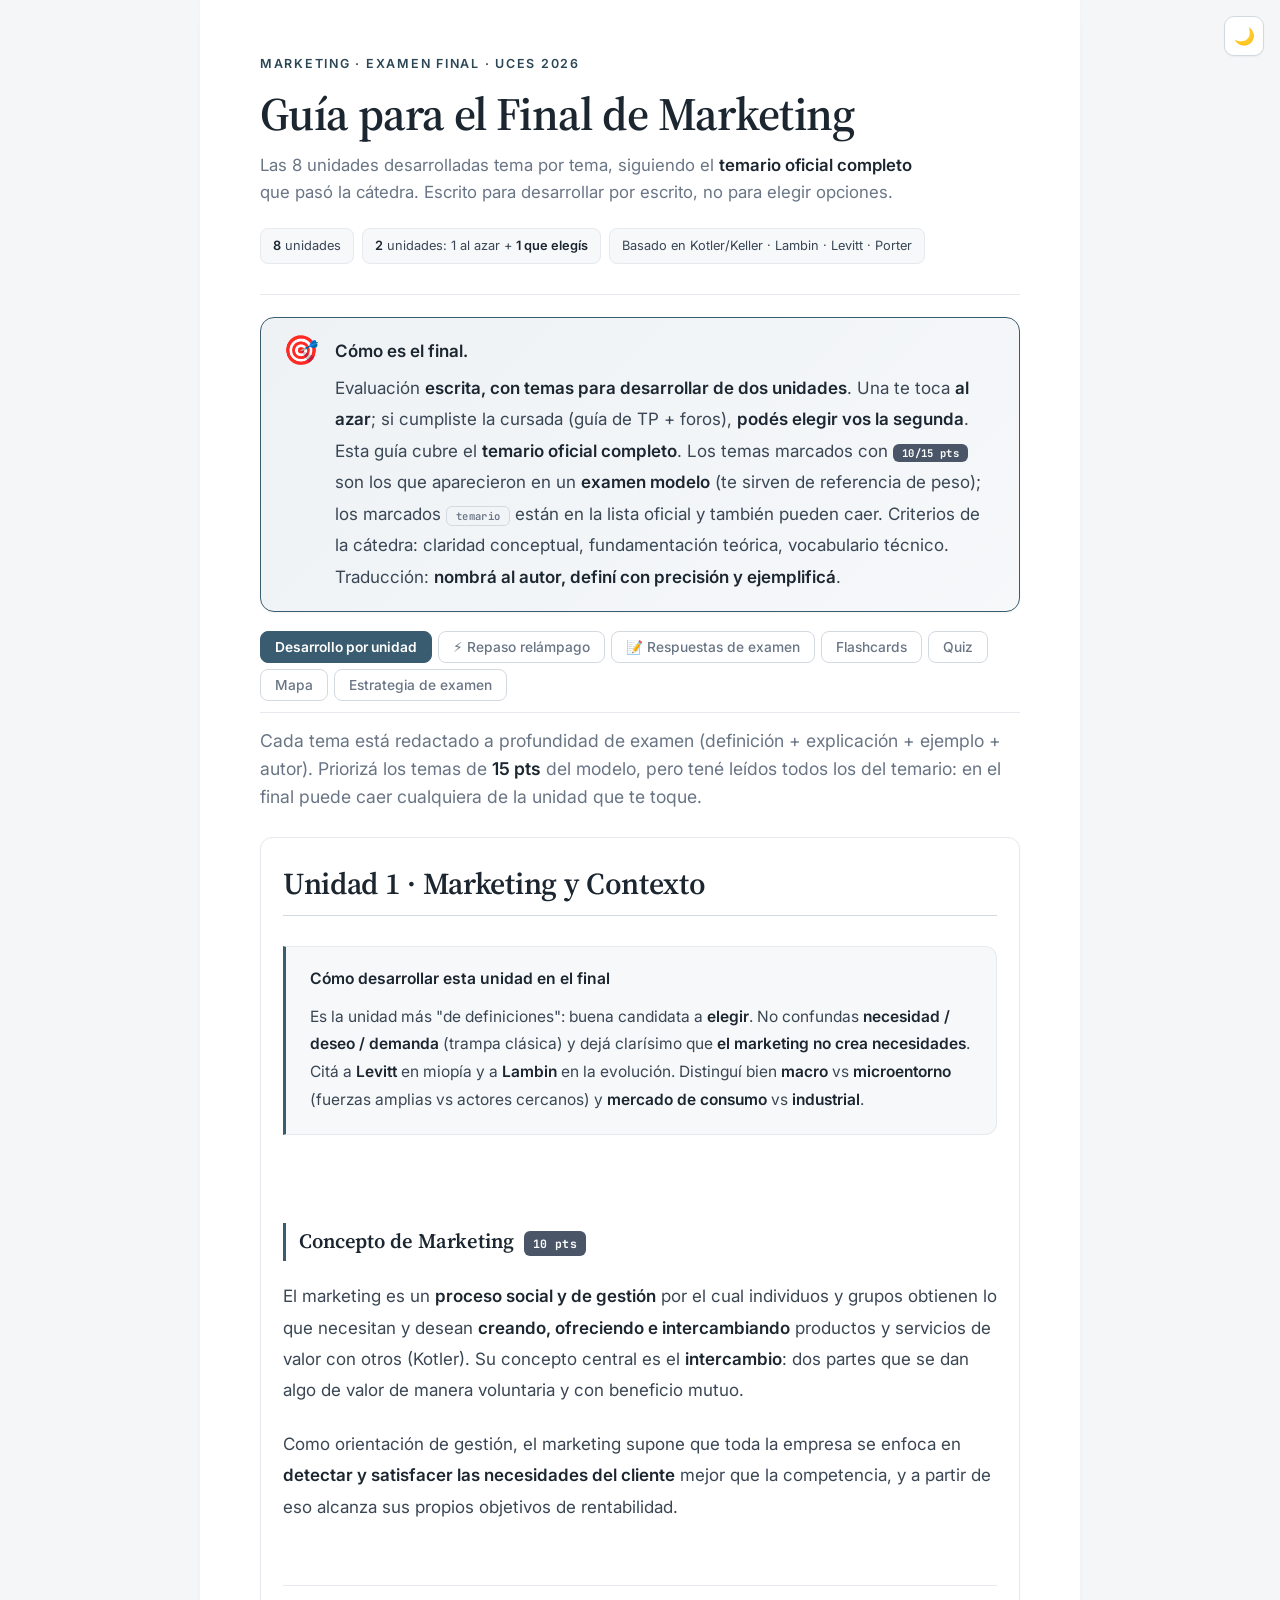
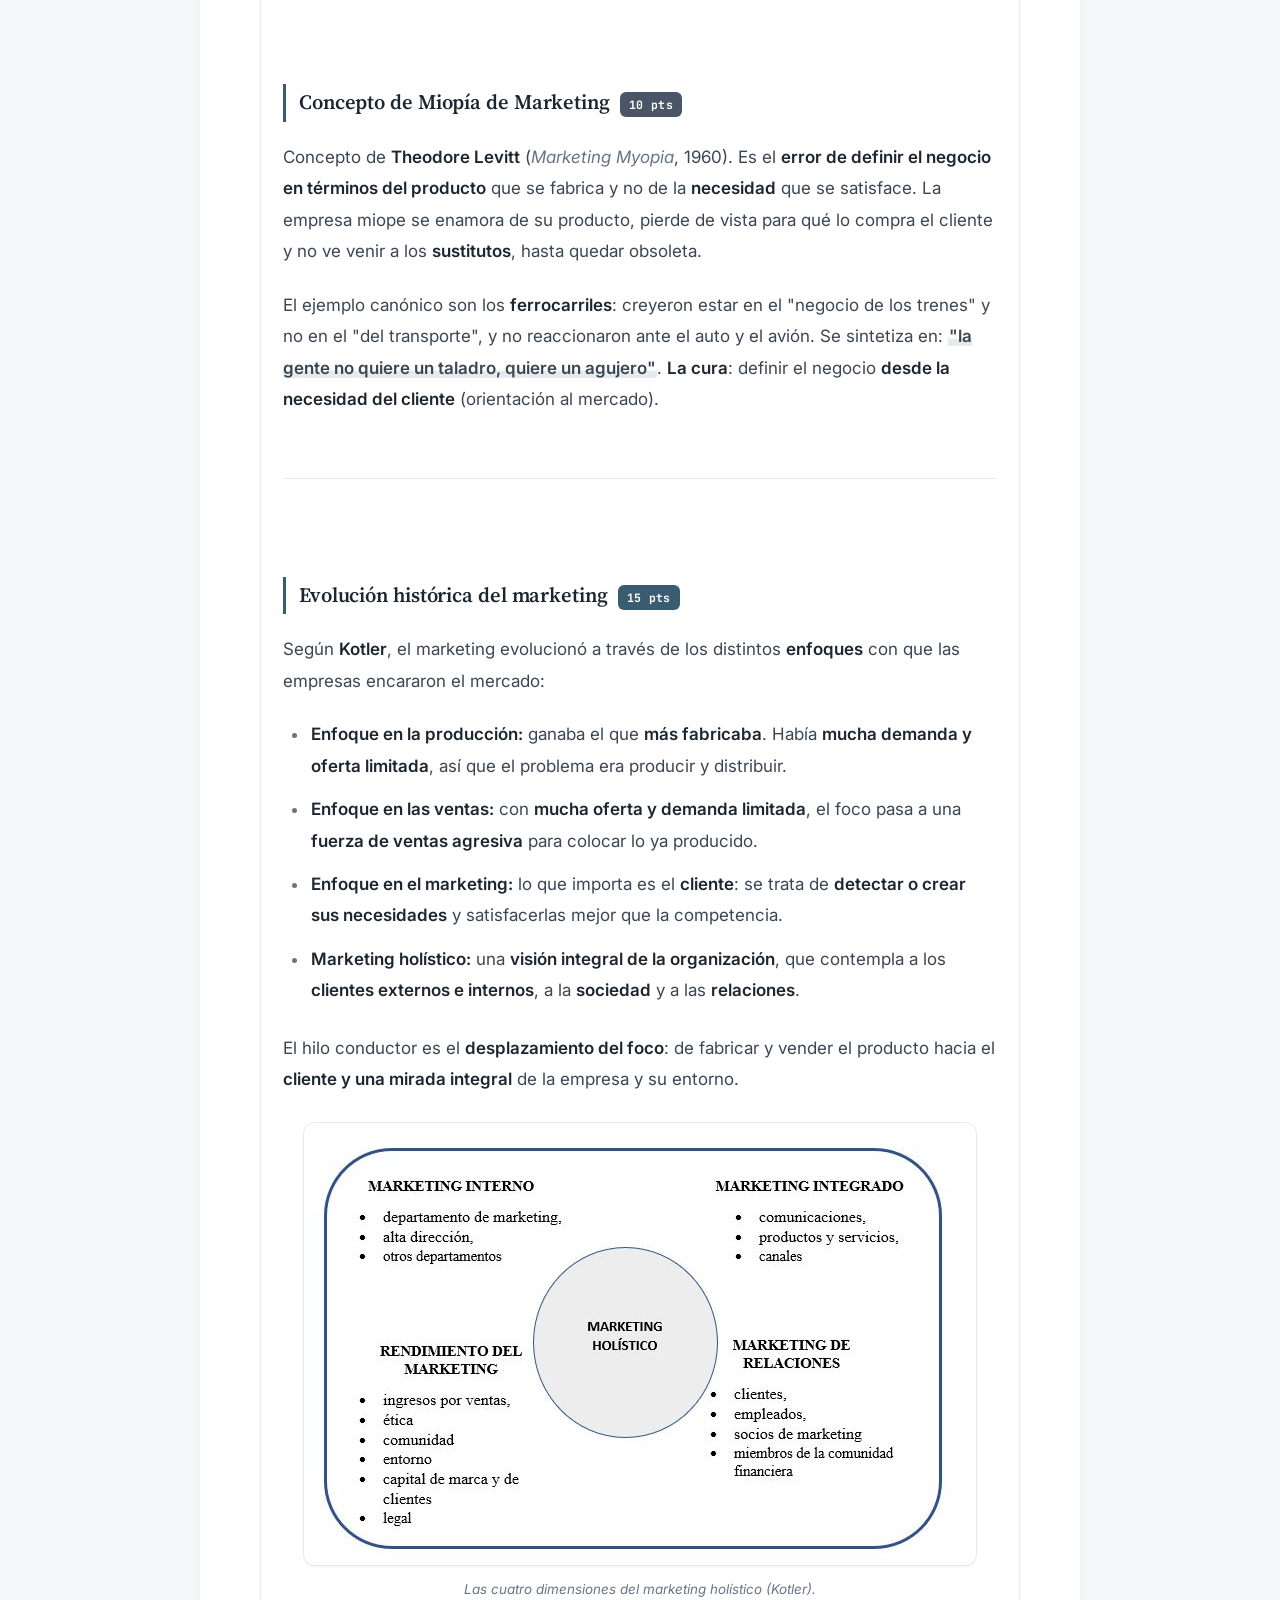
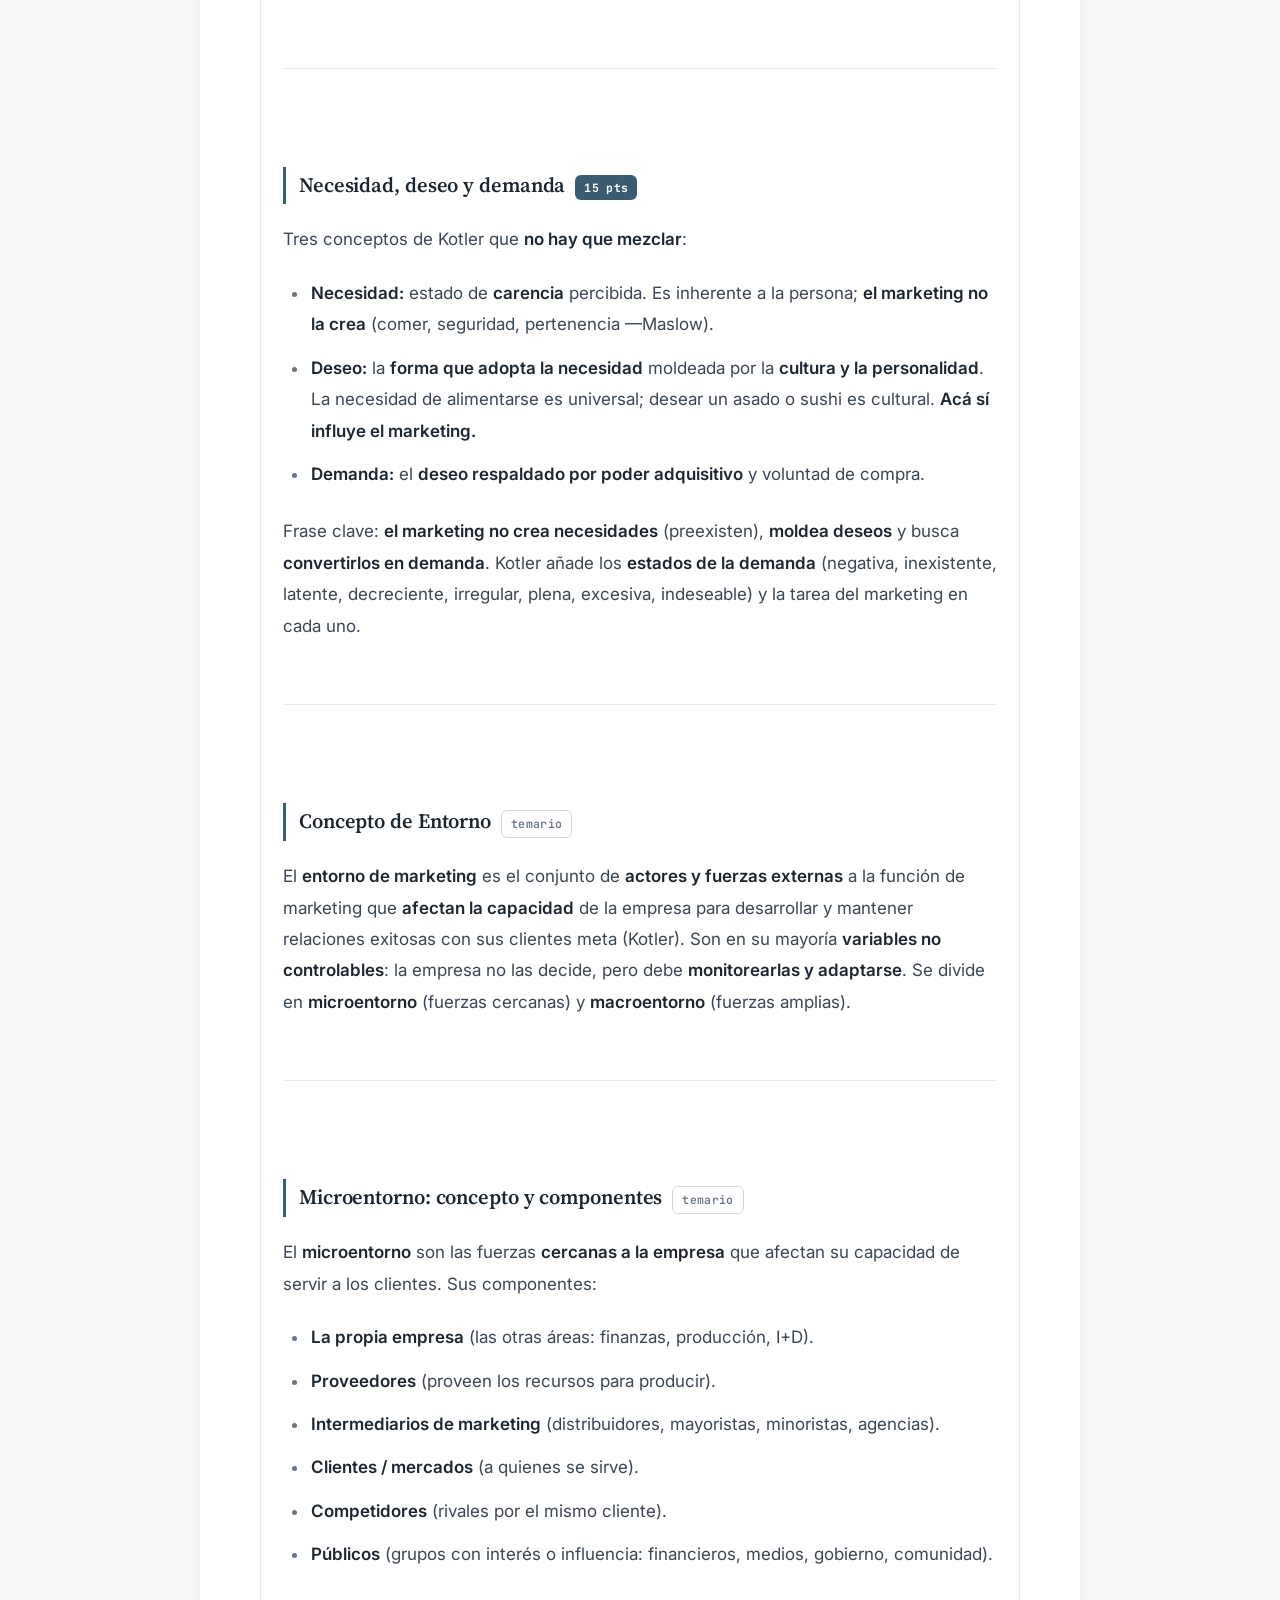
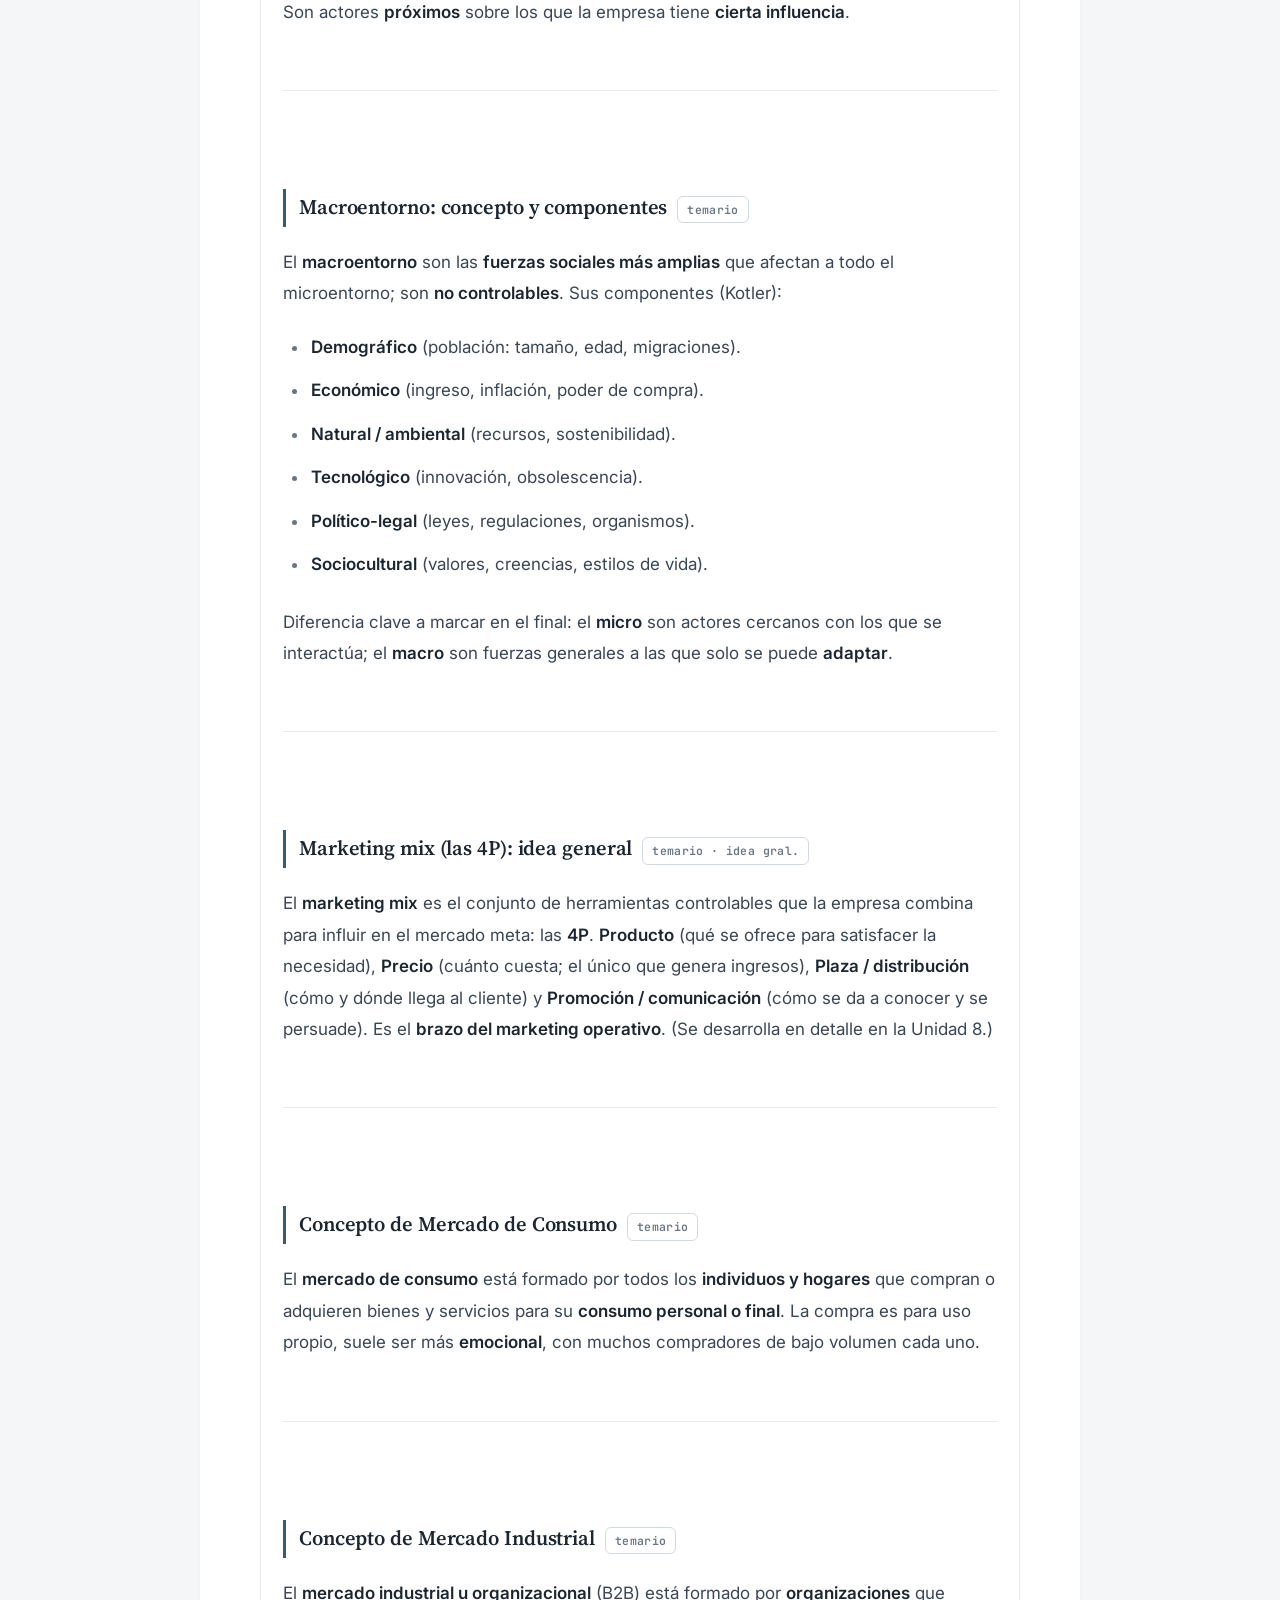
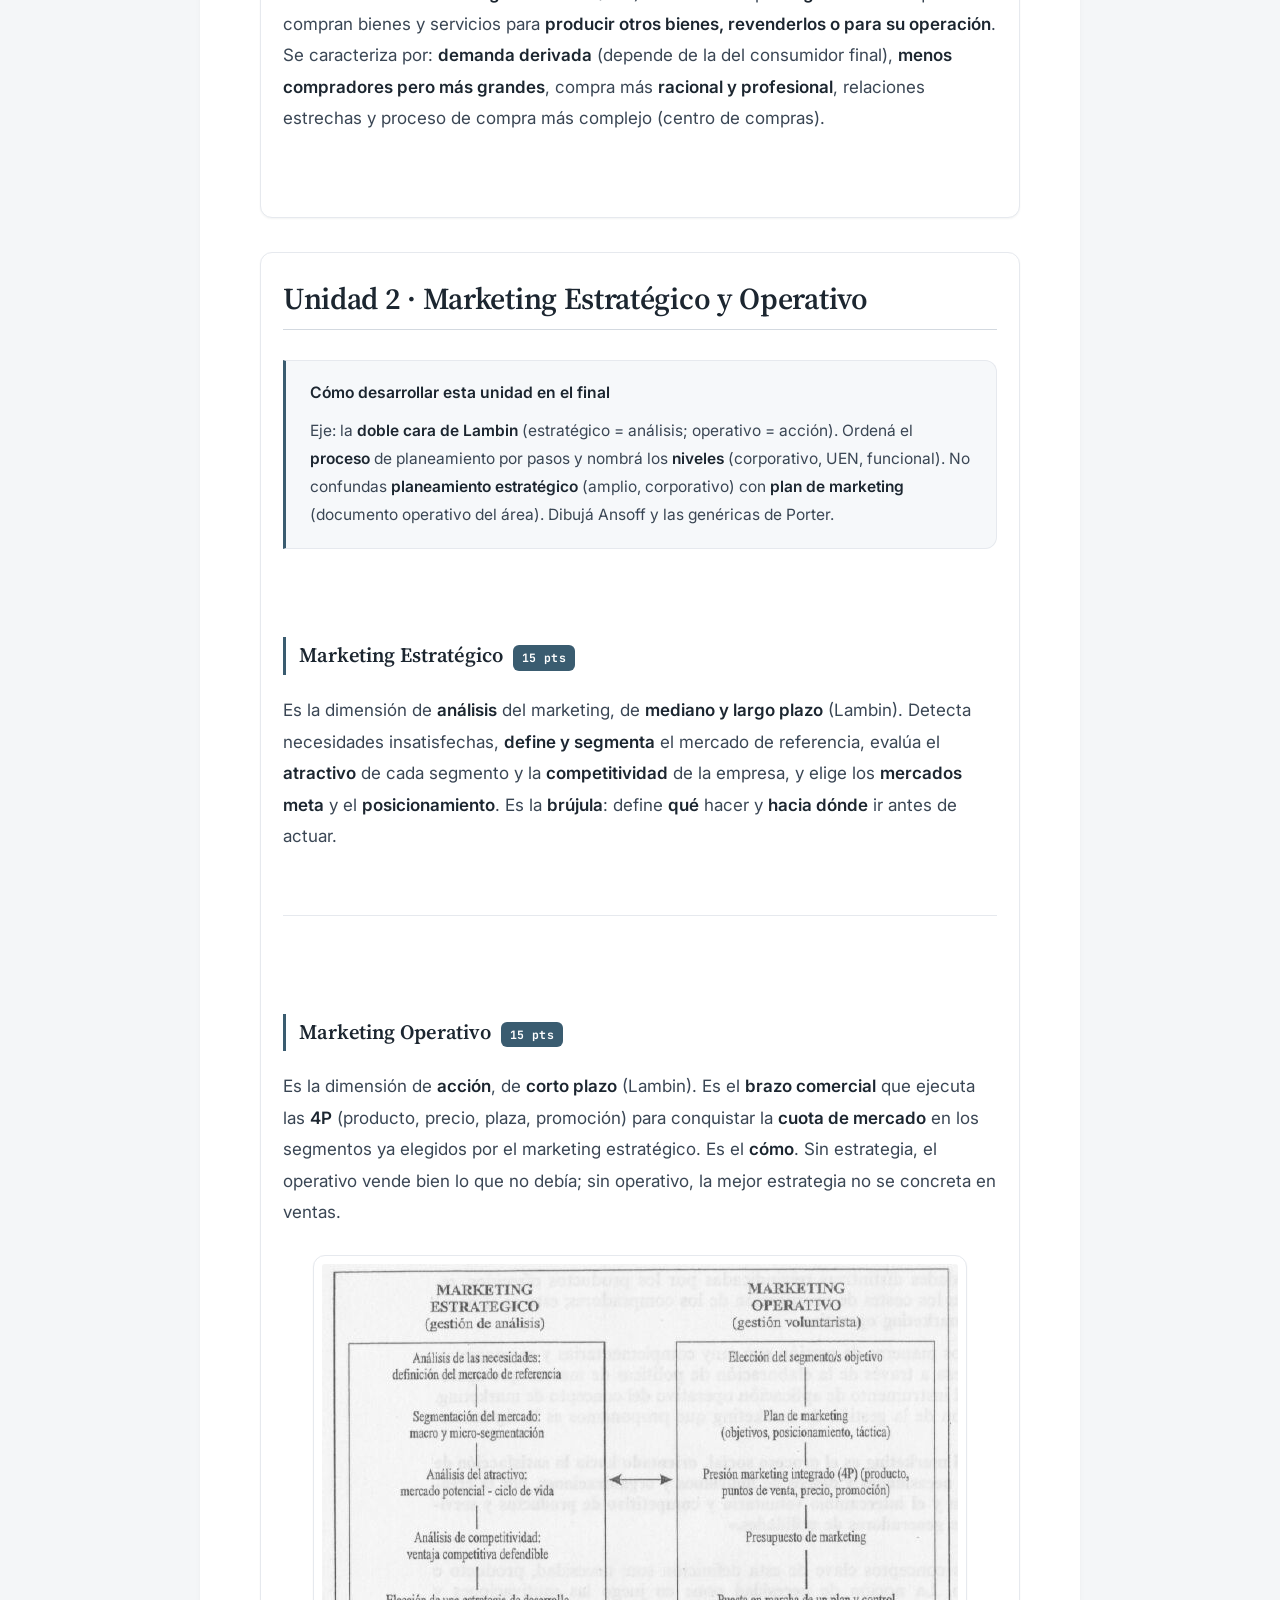
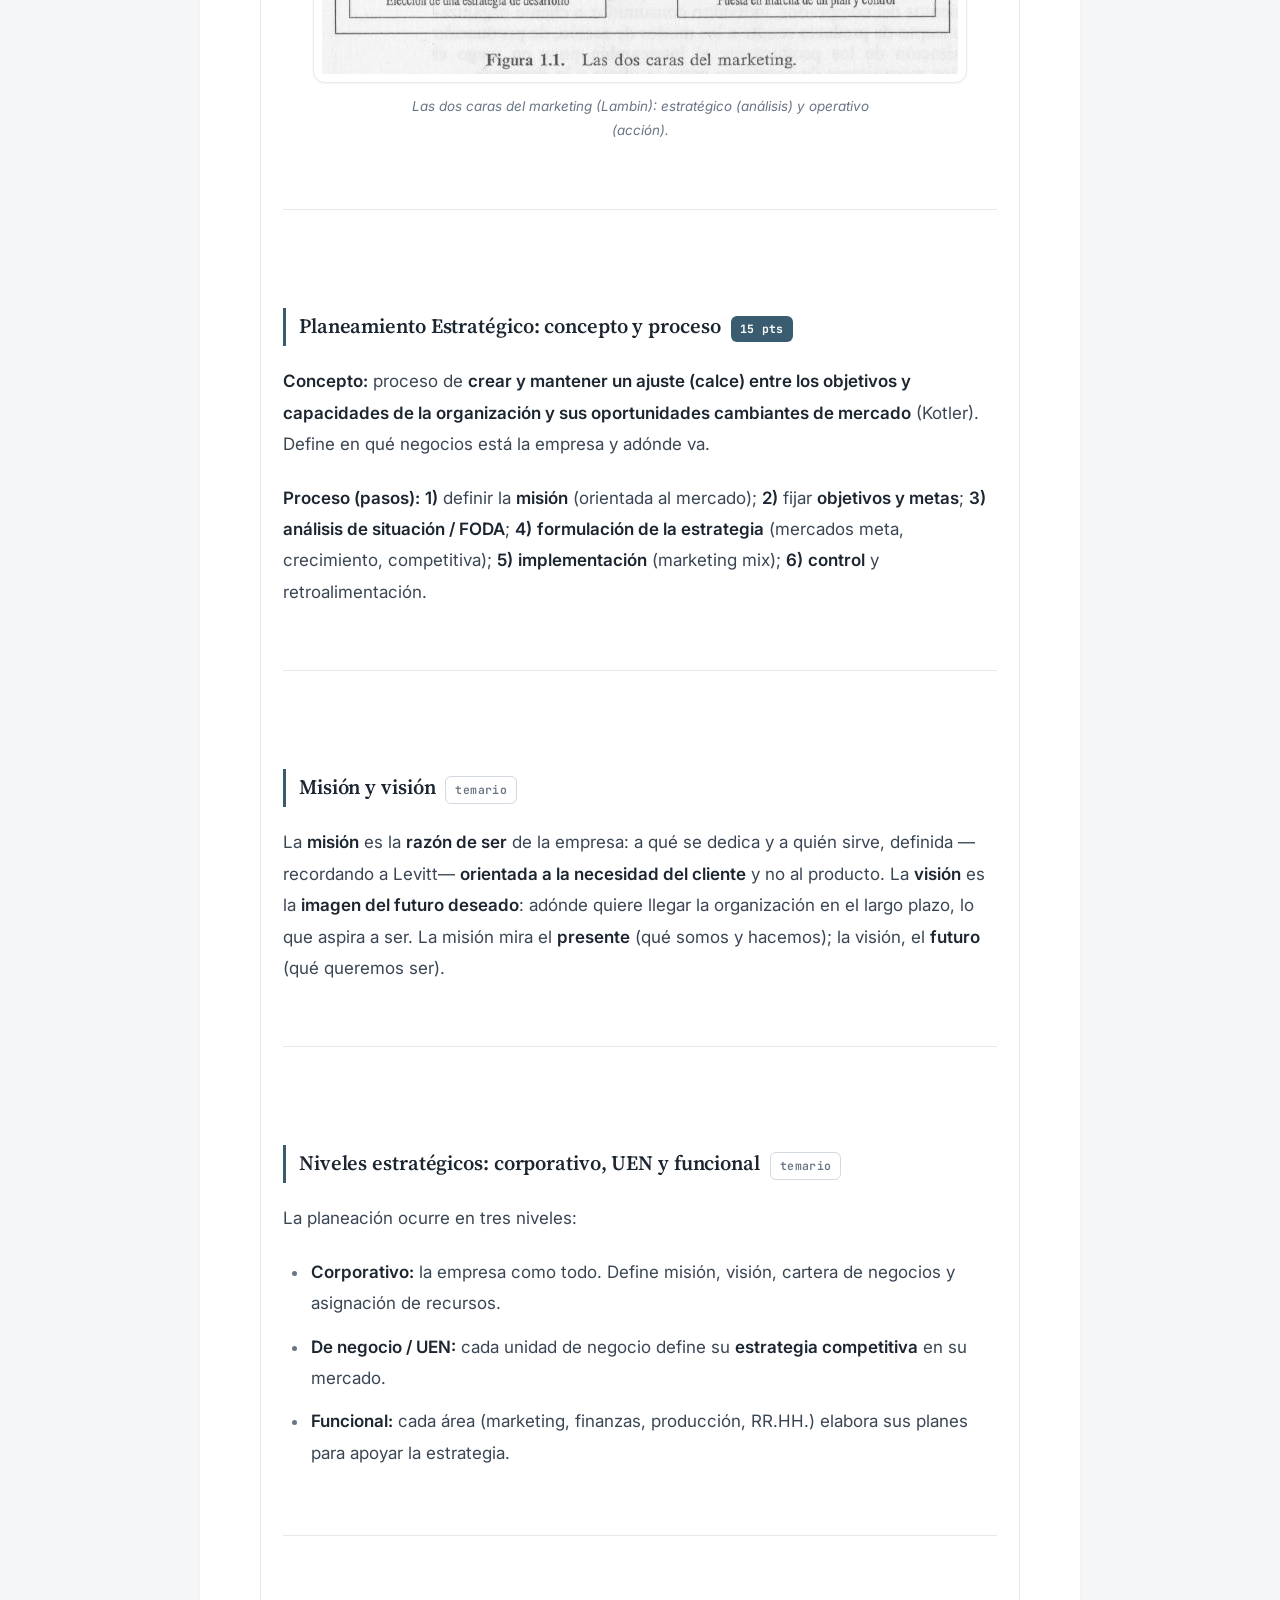
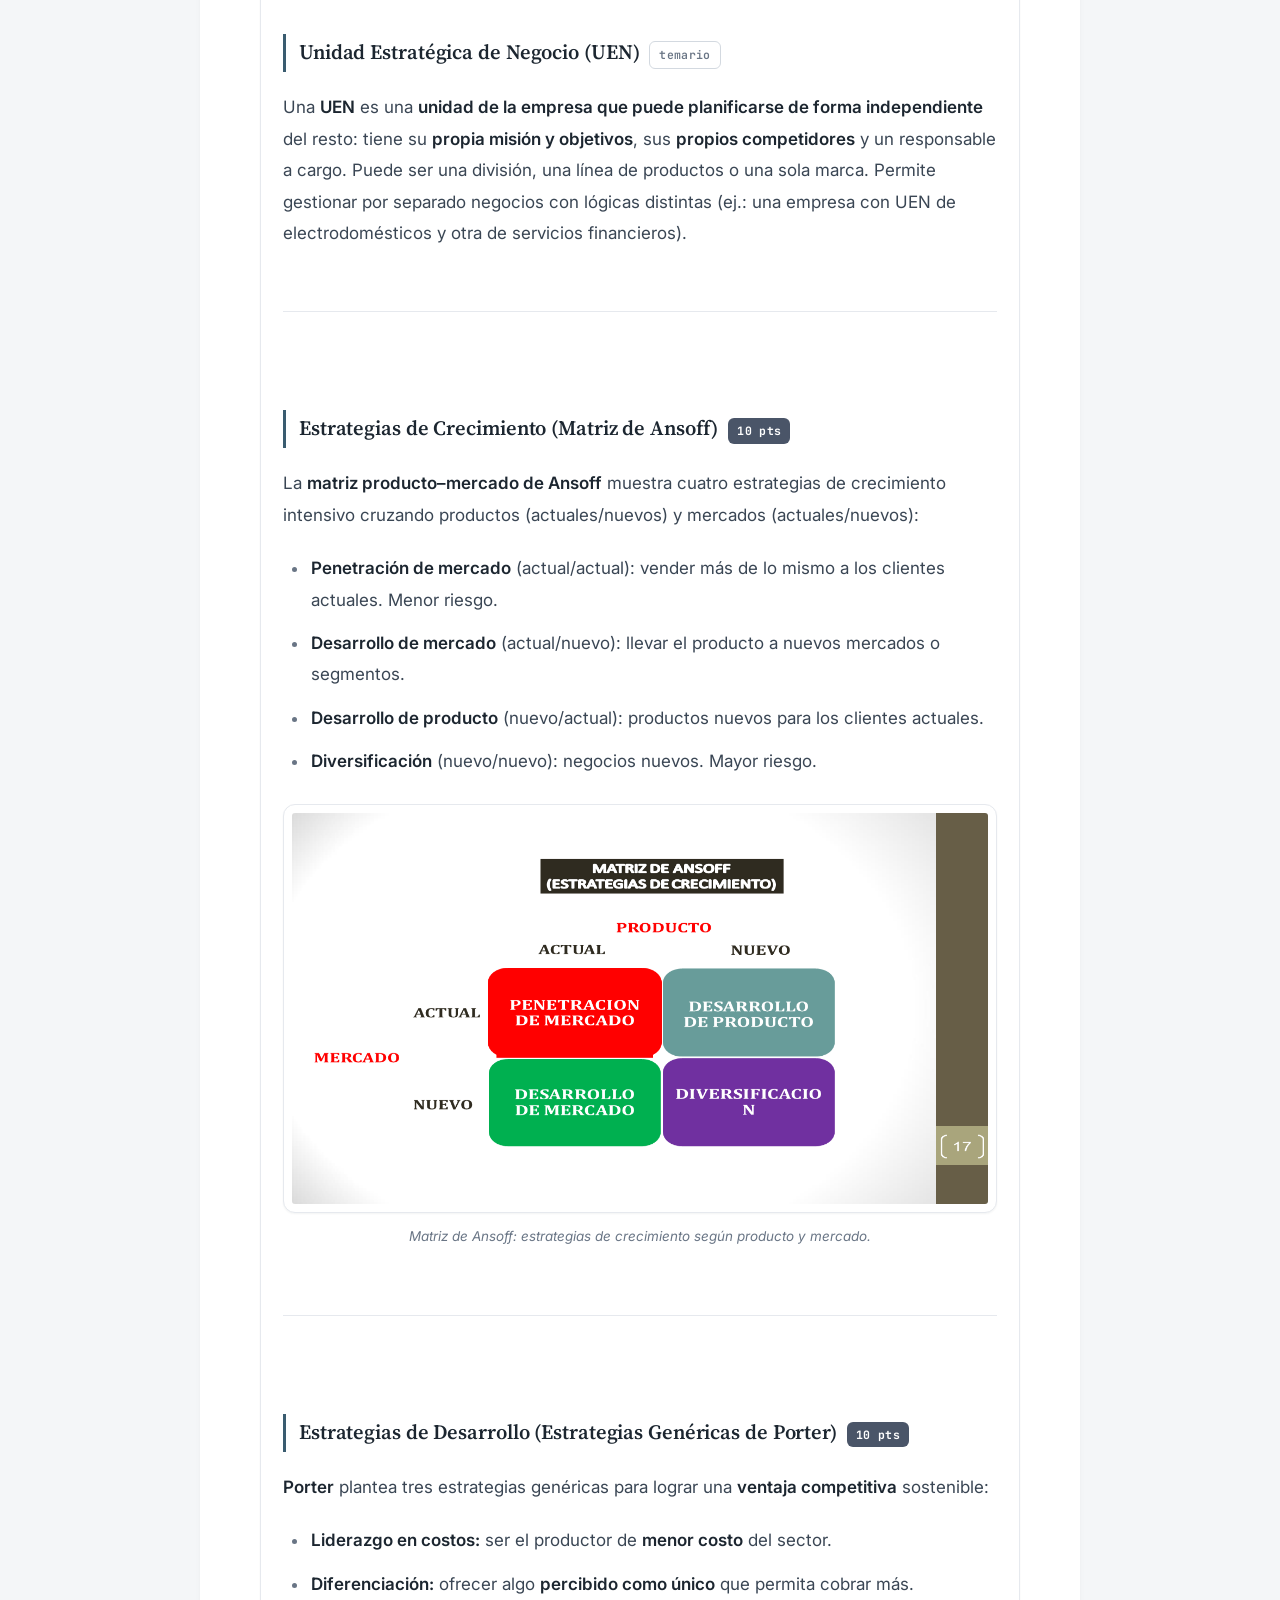
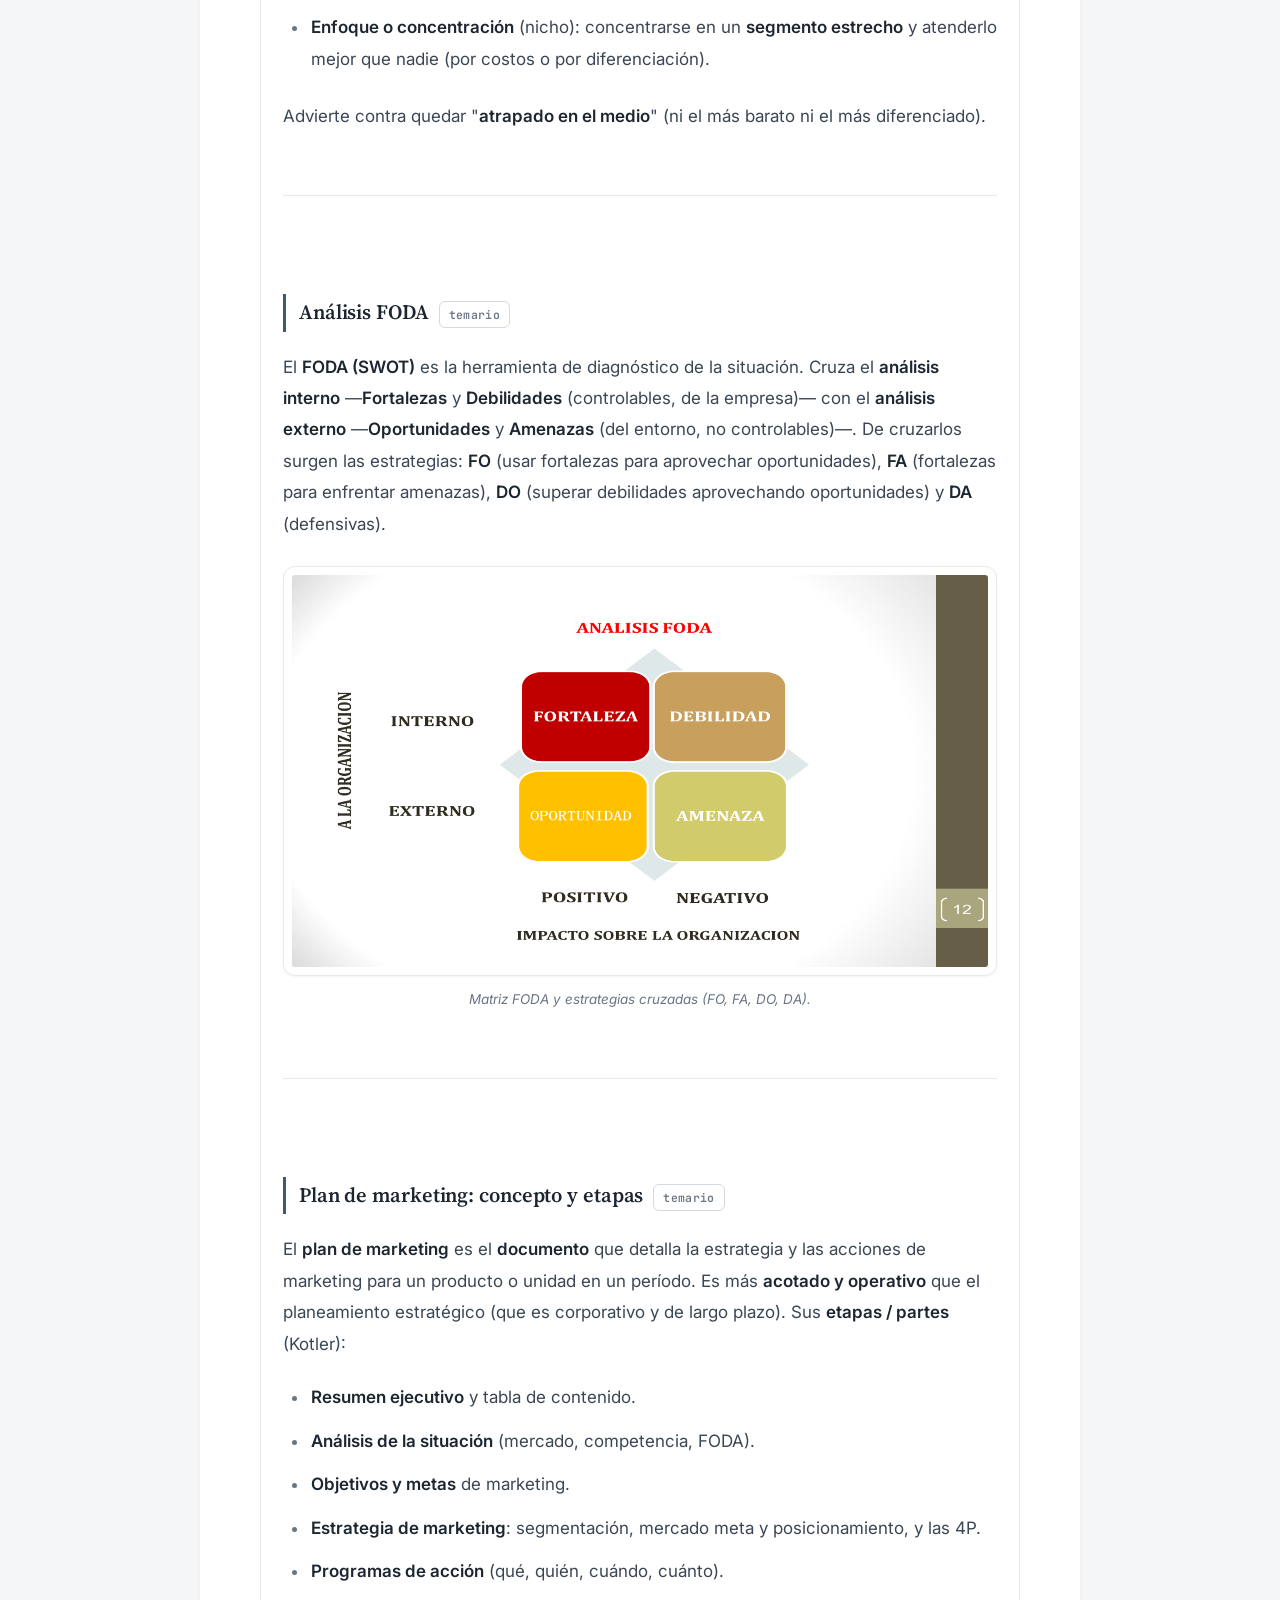
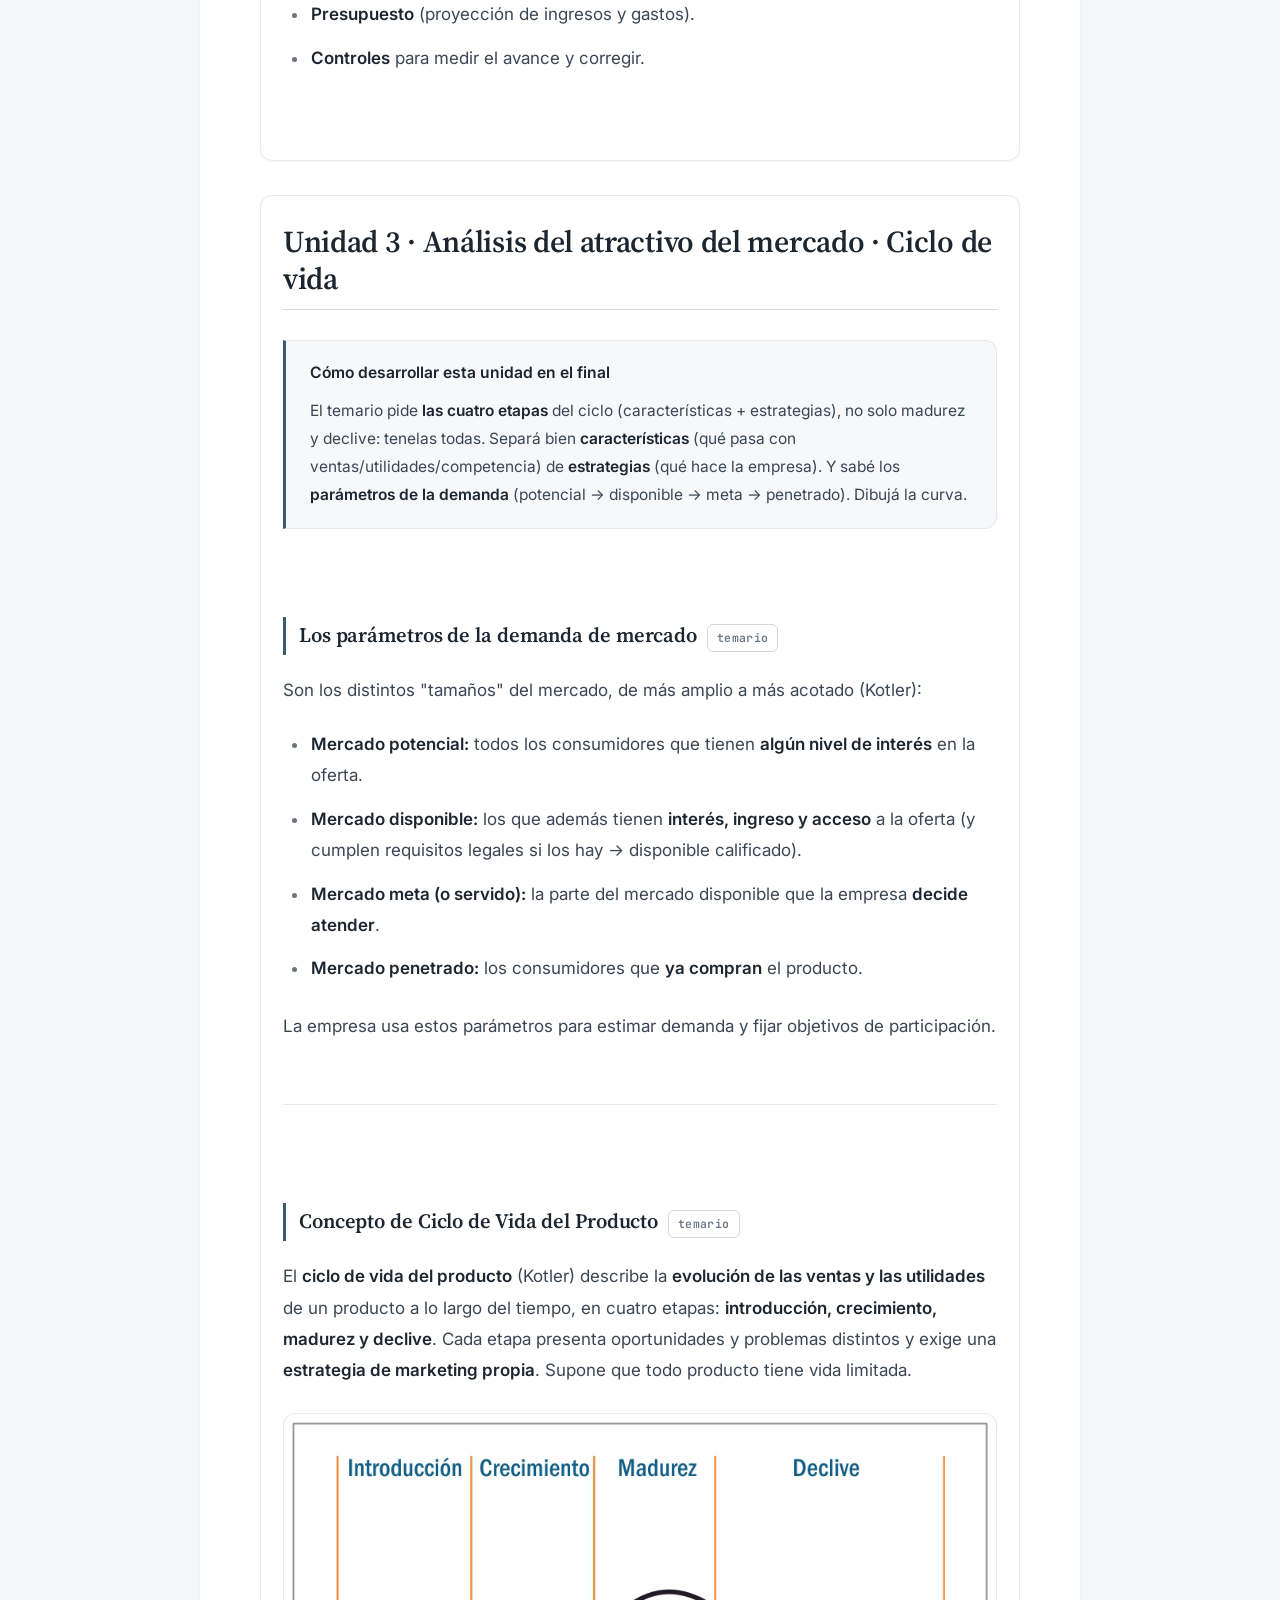
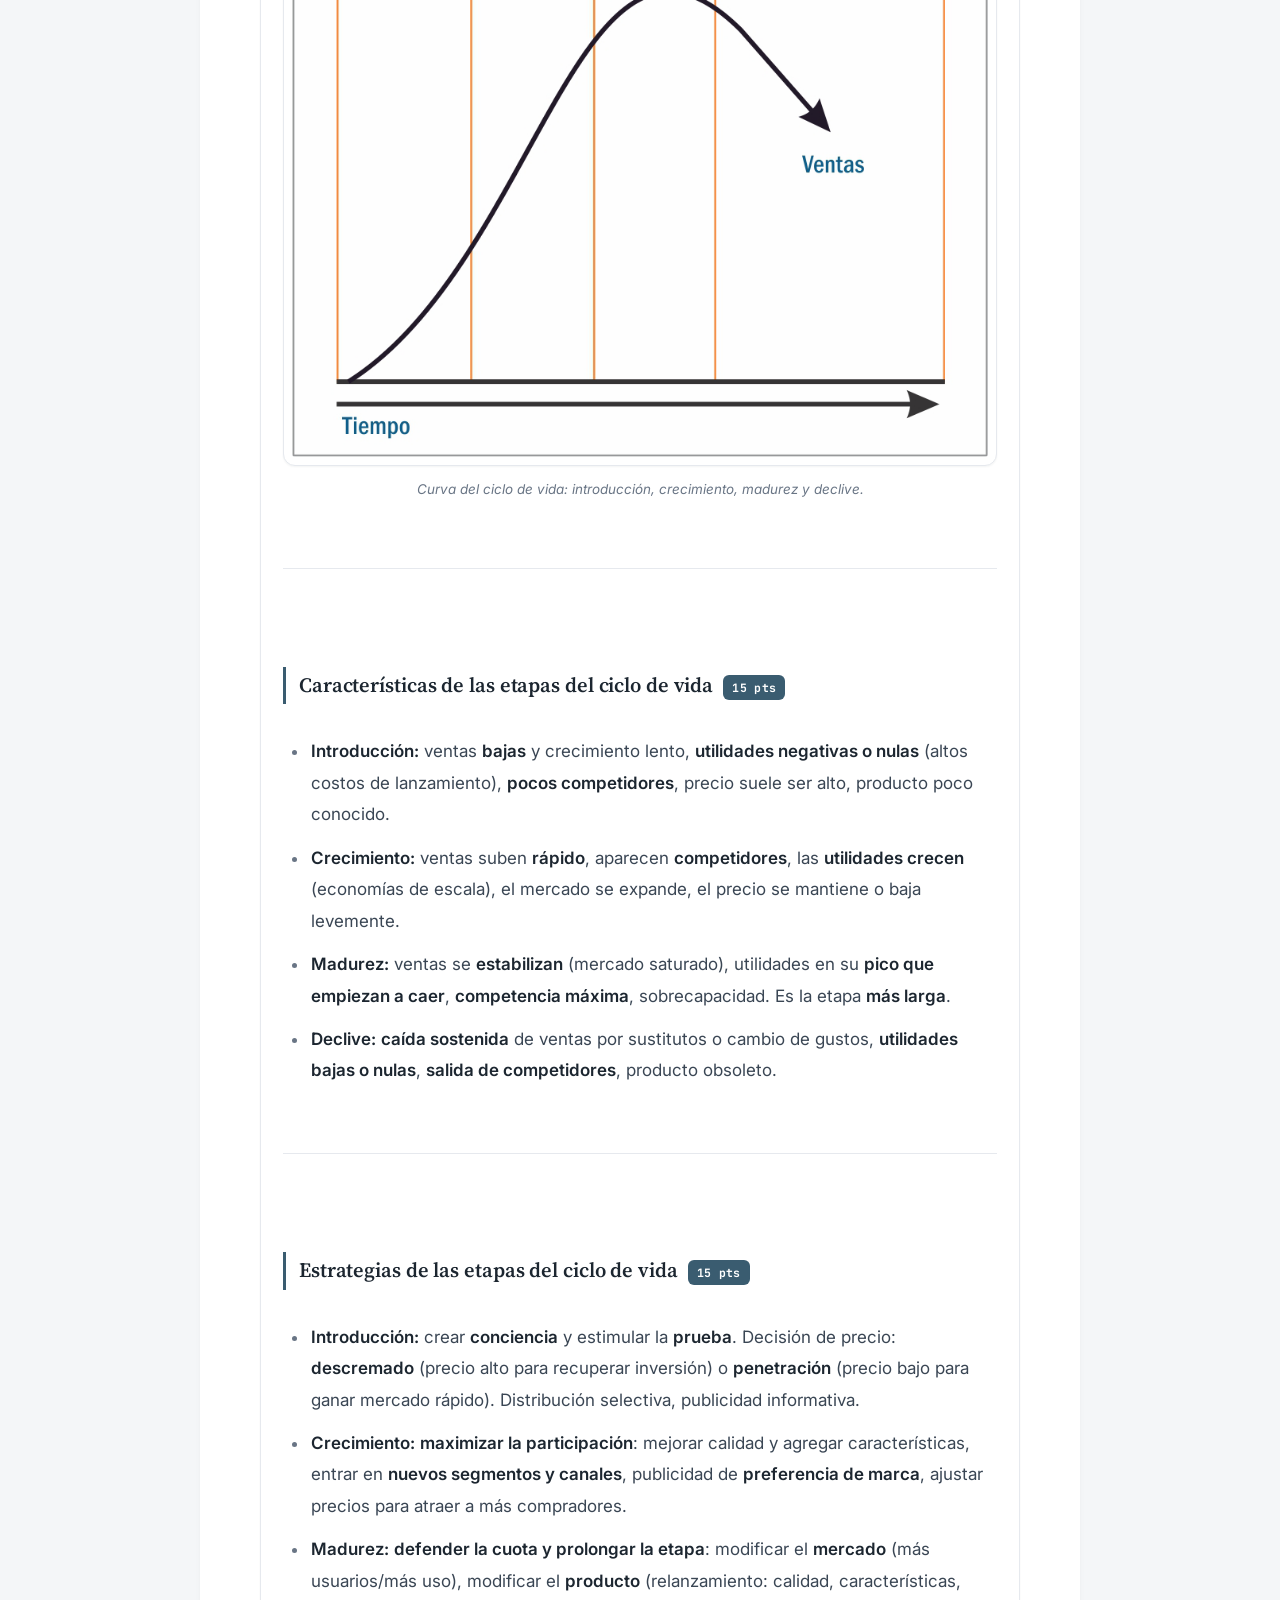
<file: marketing-final.html>
<!DOCTYPE html>
<html lang="es">
<head>
<meta charset="UTF-8">
<meta name="viewport" content="width=device-width, initial-scale=1.0">
<title>Marketing · Guía para el Final · UCES 2026</title>
<link rel="preconnect" href="https://fonts.googleapis.com">
<link rel="preconnect" href="https://fonts.gstatic.com" crossorigin>
<link rel="stylesheet" href="estudio.css">
<style>
/* pequeños extras propios de esta página, sobre estudio.css */
.itemhead{display:flex;align-items:baseline;gap:10px;flex-wrap:wrap}
.pts{font-family:var(--mono);font-size:.72rem;font-weight:700;letter-spacing:.03em;color:#fff;
  background:var(--brand);border-radius:6px;padding:2px 9px;white-space:nowrap;flex:none}
.pts.p10{background:var(--indigo)}
.pts.tmr{background:transparent;color:var(--muted);border:1px solid var(--line-strong);font-weight:600}
.unit-total{font-family:var(--mono);font-size:.8rem;color:var(--muted);font-weight:600}
.uwrap{border:1px solid var(--line);border-radius:var(--radius);padding:6px 22px 20px;margin:26px 0 34px;background:var(--surface);box-shadow:var(--shadow)}
.uwrap>h2:first-child{margin-top:22px}
.exam-hero{display:flex;gap:16px;align-items:flex-start;border:1px solid var(--brand);
  background:linear-gradient(135deg,var(--brand-soft),var(--surface-2));border-radius:14px;padding:18px 22px;margin:22px 0 8px;box-shadow:var(--shadow)}
.exam-hero .big{font-size:1.8rem;flex:none;line-height:1}
/* ---- endurecimiento mobile (sobre la grilla responsive de estudio.css) ---- */
@media (max-width:560px){
  .uwrap{padding:4px 14px 16px;margin:20px 0 26px}
  .exam-hero{padding:15px 16px;gap:12px}
  .exam-hero .big{font-size:1.5rem}
  .itemhead{gap:7px}
  .map{overflow-x:auto;-webkit-overflow-scrolling:touch}
  .branch{margin-left:9px;padding-left:12px}
  figure img{padding:5px}
  p,li{overflow-wrap:break-word;word-break:break-word}
}
</style>
</head>
<body>
<button class="theme-btn" id="themeBtn" aria-label="Cambiar tema">🌙</button>
<div class="wrap">

<header class="site-head">
  <div class="kicker">Marketing · Examen Final · UCES 2026</div>
  <h1 class="h1">Guía para el Final de Marketing</h1>
  <p class="sub">Las 8 unidades desarrolladas tema por tema, siguiendo el <b>temario oficial completo</b> que pasó la cátedra. Escrito para desarrollar por escrito, no para elegir opciones.</p>
  <div class="meta-row">
    <span><b>8</b> unidades</span>
    <span><b>2</b> unidades: 1 al azar + <b>1 que elegís</b></span>
    <span>Basado en Kotler/Keller · Lambin · Levitt · Porter</span>
  </div>
</header>

<div class="exam-hero">
  <span class="big">🎯</span>
  <div>
    <strong>Cómo es el final.</strong>
    <p style="margin:6px 0 0">Evaluación <b>escrita, con temas para desarrollar de dos unidades</b>. Una te toca <b>al azar</b>; si cumpliste la cursada (guía de TP + foros), <b>podés elegir vos la segunda</b>. Esta guía cubre el <b>temario oficial completo</b>. Los temas marcados con <span class="pts p10" style="font-size:.66rem">10/15 pts</span> son los que aparecieron en un <b>examen modelo</b> (te sirven de referencia de peso); los marcados <span class="pts tmr" style="font-size:.66rem">temario</span> están en la lista oficial y también pueden caer. Criterios de la cátedra: claridad conceptual, fundamentación teórica, vocabulario técnico. Traducción: <b>nombrá al autor, definí con precisión y ejemplificá</b>.</p>
  </div>
</div>

<nav class="tabs">
  <button class="tab active" data-tab="desarrollo">Desarrollo por unidad</button>
  <button class="tab" data-tab="repaso">⚡ Repaso relámpago</button>
  <button class="tab" data-tab="respuestas">📝 Respuestas de examen</button>
  <button class="tab" data-tab="flash">Flashcards</button>
  <button class="tab" data-tab="quiz">Quiz</button>
  <button class="tab" data-tab="mapa">Mapa</button>
  <button class="tab" data-tab="guia">Estrategia de examen</button>
</nav>

<!-- ==================== DESARROLLO ==================== -->
<section class="tab-panel" id="tab-desarrollo">

<p class="lead">Cada tema está redactado a profundidad de examen (definición + explicación + ejemplo + autor). Priorizá los temas de <b>15 pts</b> del modelo, pero tené leídos todos los del temario: en el final puede caer cualquiera de la unidad que te toque.</p>

<!-- ---------- UNIDAD 1 ---------- -->
<div class="uwrap">
<h2 class="h2">Unidad 1 · Marketing y Contexto</h2>

<div class="callout"><div class="ct">Cómo desarrollar esta unidad en el final</div>
<p>Es la unidad más "de definiciones": buena candidata a <b>elegir</b>. No confundas <b>necesidad / deseo / demanda</b> (trampa clásica) y dejá clarísimo que <b>el marketing no crea necesidades</b>. Citá a <b>Levitt</b> en miopía y a <b>Lambin</b> en la evolución. Distinguí bien <b>macro</b> vs <b>microentorno</b> (fuerzas amplias vs actores cercanos) y <b>mercado de consumo</b> vs <b>industrial</b>.</p></div>

<div class="tema">
<div class="itemhead"><h3 class="h3">Concepto de Marketing</h3><span class="pts p10">10 pts</span></div>
<p>El marketing es un <b>proceso social y de gestión</b> por el cual individuos y grupos obtienen lo que necesitan y desean <b>creando, ofreciendo e intercambiando</b> productos y servicios de valor con otros (Kotler). Su concepto central es el <b>intercambio</b>: dos partes que se dan algo de valor de manera voluntaria y con beneficio mutuo.</p>
<p>Como orientación de gestión, el marketing supone que toda la empresa se enfoca en <b>detectar y satisfacer las necesidades del cliente</b> mejor que la competencia, y a partir de eso alcanza sus propios objetivos de rentabilidad.</p>
</div>

<div class="tema">
<div class="itemhead"><h3 class="h3">Concepto de Miopía de Marketing</h3><span class="pts p10">10 pts</span></div>
<p>Concepto de <b>Theodore Levitt</b> (<em>Marketing Myopia</em>, 1960). Es el <b>error de definir el negocio en términos del producto</b> que se fabrica y no de la <b>necesidad</b> que se satisface. La empresa miope se enamora de su producto, pierde de vista para qué lo compra el cliente y no ve venir a los <b>sustitutos</b>, hasta quedar obsoleta.</p>
<p>El ejemplo canónico son los <b>ferrocarriles</b>: creyeron estar en el "negocio de los trenes" y no en el "del transporte", y no reaccionaron ante el auto y el avión. Se sintetiza en: <mark>"la gente no quiere un taladro, quiere un agujero"</mark>. <b>La cura</b>: definir el negocio <b>desde la necesidad del cliente</b> (orientación al mercado).</p>
</div>

<div class="tema">
<div class="itemhead"><h3 class="h3">Evolución histórica del marketing</h3><span class="pts">15 pts</span></div>
<p>Según <b>Kotler</b>, el marketing evolucionó a través de los distintos <b>enfoques</b> con que las empresas encararon el mercado:</p>
<ul>
<li><b>Enfoque en la producción:</b> ganaba el que <b>más fabricaba</b>. Había <b>mucha demanda y oferta limitada</b>, así que el problema era producir y distribuir.</li>
<li><b>Enfoque en las ventas:</b> con <b>mucha oferta y demanda limitada</b>, el foco pasa a una <b>fuerza de ventas agresiva</b> para colocar lo ya producido.</li>
<li><b>Enfoque en el marketing:</b> lo que importa es el <b>cliente</b>: se trata de <b>detectar o crear sus necesidades</b> y satisfacerlas mejor que la competencia.</li>
<li><b>Marketing holístico:</b> una <b>visión integral de la organización</b>, que contempla a los <b>clientes externos e internos</b>, a la <b>sociedad</b> y a las <b>relaciones</b>.</li>
</ul>
<p>El hilo conductor es el <b>desplazamiento del foco</b>: de fabricar y vender el producto hacia el <b>cliente y una mirada integral</b> de la empresa y su entorno.</p>
<figure><img src="assets/marketing/u1_marketing_holistico.jpg" alt="Marketing holístico"><figcaption>Las cuatro dimensiones del marketing holístico (Kotler).</figcaption></figure>
</div>

<div class="tema">
<div class="itemhead"><h3 class="h3">Necesidad, deseo y demanda</h3><span class="pts">15 pts</span></div>
<p>Tres conceptos de Kotler que <b>no hay que mezclar</b>:</p>
<ul>
<li><b>Necesidad:</b> estado de <b>carencia</b> percibida. Es inherente a la persona; <b>el marketing no la crea</b> (comer, seguridad, pertenencia —Maslow).</li>
<li><b>Deseo:</b> la <b>forma que adopta la necesidad</b> moldeada por la <b>cultura y la personalidad</b>. La necesidad de alimentarse es universal; desear un asado o sushi es cultural. <b>Acá sí influye el marketing.</b></li>
<li><b>Demanda:</b> el <b>deseo respaldado por poder adquisitivo</b> y voluntad de compra.</li>
</ul>
<p>Frase clave: <b>el marketing no crea necesidades</b> (preexisten), <b>moldea deseos</b> y busca <b>convertirlos en demanda</b>. Kotler añade los <b>estados de la demanda</b> (negativa, inexistente, latente, decreciente, irregular, plena, excesiva, indeseable) y la tarea del marketing en cada uno.</p>
</div>

<div class="tema">
<div class="itemhead"><h3 class="h3">Concepto de Entorno</h3><span class="pts tmr">temario</span></div>
<p>El <b>entorno de marketing</b> es el conjunto de <b>actores y fuerzas externas</b> a la función de marketing que <b>afectan la capacidad</b> de la empresa para desarrollar y mantener relaciones exitosas con sus clientes meta (Kotler). Son en su mayoría <b>variables no controlables</b>: la empresa no las decide, pero debe <b>monitorearlas y adaptarse</b>. Se divide en <b>microentorno</b> (fuerzas cercanas) y <b>macroentorno</b> (fuerzas amplias).</p>
</div>

<div class="tema">
<div class="itemhead"><h3 class="h3">Microentorno: concepto y componentes</h3><span class="pts tmr">temario</span></div>
<p>El <b>microentorno</b> son las fuerzas <b>cercanas a la empresa</b> que afectan su capacidad de servir a los clientes. Sus componentes:</p>
<ul>
<li><b>La propia empresa</b> (las otras áreas: finanzas, producción, I+D).</li>
<li><b>Proveedores</b> (proveen los recursos para producir).</li>
<li><b>Intermediarios de marketing</b> (distribuidores, mayoristas, minoristas, agencias).</li>
<li><b>Clientes / mercados</b> (a quienes se sirve).</li>
<li><b>Competidores</b> (rivales por el mismo cliente).</li>
<li><b>Públicos</b> (grupos con interés o influencia: financieros, medios, gobierno, comunidad).</li>
</ul>
<p>Son actores <b>próximos</b> sobre los que la empresa tiene <b>cierta influencia</b>.</p>
</div>

<div class="tema">
<div class="itemhead"><h3 class="h3">Macroentorno: concepto y componentes</h3><span class="pts tmr">temario</span></div>
<p>El <b>macroentorno</b> son las <b>fuerzas sociales más amplias</b> que afectan a todo el microentorno; son <b>no controlables</b>. Sus componentes (Kotler):</p>
<ul>
<li><b>Demográfico</b> (población: tamaño, edad, migraciones).</li>
<li><b>Económico</b> (ingreso, inflación, poder de compra).</li>
<li><b>Natural / ambiental</b> (recursos, sostenibilidad).</li>
<li><b>Tecnológico</b> (innovación, obsolescencia).</li>
<li><b>Político-legal</b> (leyes, regulaciones, organismos).</li>
<li><b>Sociocultural</b> (valores, creencias, estilos de vida).</li>
</ul>
<p>Diferencia clave a marcar en el final: el <b>micro</b> son actores cercanos con los que se interactúa; el <b>macro</b> son fuerzas generales a las que solo se puede <b>adaptar</b>.</p>
</div>

<div class="tema">
<div class="itemhead"><h3 class="h3">Marketing mix (las 4P): idea general</h3><span class="pts tmr">temario · idea gral.</span></div>
<p>El <b>marketing mix</b> es el conjunto de herramientas controlables que la empresa combina para influir en el mercado meta: las <b>4P</b>. <b>Producto</b> (qué se ofrece para satisfacer la necesidad), <b>Precio</b> (cuánto cuesta; el único que genera ingresos), <b>Plaza / distribución</b> (cómo y dónde llega al cliente) y <b>Promoción / comunicación</b> (cómo se da a conocer y se persuade). Es el <b>brazo del marketing operativo</b>. (Se desarrolla en detalle en la Unidad 8.)</p>
</div>

<div class="tema">
<div class="itemhead"><h3 class="h3">Concepto de Mercado de Consumo</h3><span class="pts tmr">temario</span></div>
<p>El <b>mercado de consumo</b> está formado por todos los <b>individuos y hogares</b> que compran o adquieren bienes y servicios para su <b>consumo personal o final</b>. La compra es para uso propio, suele ser más <b>emocional</b>, con muchos compradores de bajo volumen cada uno.</p>
</div>

<div class="tema">
<div class="itemhead"><h3 class="h3">Concepto de Mercado Industrial</h3><span class="pts tmr">temario</span></div>
<p>El <b>mercado industrial u organizacional</b> (B2B) está formado por <b>organizaciones</b> que compran bienes y servicios para <b>producir otros bienes, revenderlos o para su operación</b>. Se caracteriza por: <b>demanda derivada</b> (depende de la del consumidor final), <b>menos compradores pero más grandes</b>, compra más <b>racional y profesional</b>, relaciones estrechas y proceso de compra más complejo (centro de compras).</p>
</div>
</div>

<!-- ---------- UNIDAD 2 ---------- -->
<div class="uwrap">
<h2 class="h2">Unidad 2 · Marketing Estratégico y Operativo</h2>

<div class="callout"><div class="ct">Cómo desarrollar esta unidad en el final</div>
<p>Eje: la <b>doble cara de Lambin</b> (estratégico = análisis; operativo = acción). Ordená el <b>proceso</b> de planeamiento por pasos y nombrá los <b>niveles</b> (corporativo, UEN, funcional). No confundas <b>planeamiento estratégico</b> (amplio, corporativo) con <b>plan de marketing</b> (documento operativo del área). Dibujá Ansoff y las genéricas de Porter.</p></div>

<div class="tema">
<div class="itemhead"><h3 class="h3">Marketing Estratégico</h3><span class="pts">15 pts</span></div>
<p>Es la dimensión de <b>análisis</b> del marketing, de <b>mediano y largo plazo</b> (Lambin). Detecta necesidades insatisfechas, <b>define y segmenta</b> el mercado de referencia, evalúa el <b>atractivo</b> de cada segmento y la <b>competitividad</b> de la empresa, y elige los <b>mercados meta</b> y el <b>posicionamiento</b>. Es la <b>brújula</b>: define <b>qué</b> hacer y <b>hacia dónde</b> ir antes de actuar.</p>
</div>

<div class="tema">
<div class="itemhead"><h3 class="h3">Marketing Operativo</h3><span class="pts">15 pts</span></div>
<p>Es la dimensión de <b>acción</b>, de <b>corto plazo</b> (Lambin). Es el <b>brazo comercial</b> que ejecuta las <b>4P</b> (producto, precio, plaza, promoción) para conquistar la <b>cuota de mercado</b> en los segmentos ya elegidos por el marketing estratégico. Es el <b>cómo</b>. Sin estrategia, el operativo vende bien lo que no debía; sin operativo, la mejor estrategia no se concreta en ventas.</p>
<figure><img src="assets/marketing/u2_dos_caras_lambin.jpg" alt="Las dos caras del marketing"><figcaption>Las dos caras del marketing (Lambin): estratégico (análisis) y operativo (acción).</figcaption></figure>
</div>

<div class="tema">
<div class="itemhead"><h3 class="h3">Planeamiento Estratégico: concepto y proceso</h3><span class="pts">15 pts</span></div>
<p><b>Concepto:</b> proceso de <b>crear y mantener un ajuste (calce) entre los objetivos y capacidades de la organización y sus oportunidades cambiantes de mercado</b> (Kotler). Define en qué negocios está la empresa y adónde va.</p>
<p><b>Proceso (pasos):</b> <b>1)</b> definir la <b>misión</b> (orientada al mercado); <b>2)</b> fijar <b>objetivos y metas</b>; <b>3)</b> <b>análisis de situación / FODA</b>; <b>4)</b> <b>formulación de la estrategia</b> (mercados meta, crecimiento, competitiva); <b>5)</b> <b>implementación</b> (marketing mix); <b>6)</b> <b>control</b> y retroalimentación.</p>
</div>

<div class="tema">
<div class="itemhead"><h3 class="h3">Misión y visión</h3><span class="pts tmr">temario</span></div>
<p>La <b>misión</b> es la <b>razón de ser</b> de la empresa: a qué se dedica y a quién sirve, definida —recordando a Levitt— <b>orientada a la necesidad del cliente</b> y no al producto. La <b>visión</b> es la <b>imagen del futuro deseado</b>: adónde quiere llegar la organización en el largo plazo, lo que aspira a ser. La misión mira el <b>presente</b> (qué somos y hacemos); la visión, el <b>futuro</b> (qué queremos ser).</p>
</div>

<div class="tema">
<div class="itemhead"><h3 class="h3">Niveles estratégicos: corporativo, UEN y funcional</h3><span class="pts tmr">temario</span></div>
<p>La planeación ocurre en tres niveles:</p>
<ul>
<li><b>Corporativo:</b> la empresa como todo. Define misión, visión, cartera de negocios y asignación de recursos.</li>
<li><b>De negocio / UEN:</b> cada unidad de negocio define su <b>estrategia competitiva</b> en su mercado.</li>
<li><b>Funcional:</b> cada área (marketing, finanzas, producción, RR.HH.) elabora sus planes para apoyar la estrategia.</li>
</ul>
</div>

<div class="tema">
<div class="itemhead"><h3 class="h3">Unidad Estratégica de Negocio (UEN)</h3><span class="pts tmr">temario</span></div>
<p>Una <b>UEN</b> es una <b>unidad de la empresa que puede planificarse de forma independiente</b> del resto: tiene su <b>propia misión y objetivos</b>, sus <b>propios competidores</b> y un responsable a cargo. Puede ser una división, una línea de productos o una sola marca. Permite gestionar por separado negocios con lógicas distintas (ej.: una empresa con UEN de electrodomésticos y otra de servicios financieros).</p>
</div>

<div class="tema">
<div class="itemhead"><h3 class="h3">Estrategias de Crecimiento (Matriz de Ansoff)</h3><span class="pts p10">10 pts</span></div>
<p>La <b>matriz producto–mercado de Ansoff</b> muestra cuatro estrategias de crecimiento intensivo cruzando productos (actuales/nuevos) y mercados (actuales/nuevos):</p>
<ul>
<li><b>Penetración de mercado</b> (actual/actual): vender más de lo mismo a los clientes actuales. Menor riesgo.</li>
<li><b>Desarrollo de mercado</b> (actual/nuevo): llevar el producto a nuevos mercados o segmentos.</li>
<li><b>Desarrollo de producto</b> (nuevo/actual): productos nuevos para los clientes actuales.</li>
<li><b>Diversificación</b> (nuevo/nuevo): negocios nuevos. Mayor riesgo.</li>
</ul>
<figure><img src="assets/marketing/u2_ansoff.png" alt="Matriz de Ansoff"><figcaption>Matriz de Ansoff: estrategias de crecimiento según producto y mercado.</figcaption></figure>
</div>

<div class="tema">
<div class="itemhead"><h3 class="h3">Estrategias de Desarrollo (Estrategias Genéricas de Porter)</h3><span class="pts p10">10 pts</span></div>
<p><b>Porter</b> plantea tres estrategias genéricas para lograr una <b>ventaja competitiva</b> sostenible:</p>
<ul>
<li><b>Liderazgo en costos:</b> ser el productor de <b>menor costo</b> del sector.</li>
<li><b>Diferenciación:</b> ofrecer algo <b>percibido como único</b> que permita cobrar más.</li>
<li><b>Enfoque o concentración</b> (nicho): concentrarse en un <b>segmento estrecho</b> y atenderlo mejor que nadie (por costos o por diferenciación).</li>
</ul>
<p>Advierte contra quedar "<b>atrapado en el medio</b>" (ni el más barato ni el más diferenciado).</p>
</div>

<div class="tema">
<div class="itemhead"><h3 class="h3">Análisis FODA</h3><span class="pts tmr">temario</span></div>
<p>El <b>FODA (SWOT)</b> es la herramienta de diagnóstico de la situación. Cruza el <b>análisis interno</b> —<b>Fortalezas</b> y <b>Debilidades</b> (controlables, de la empresa)— con el <b>análisis externo</b> —<b>Oportunidades</b> y <b>Amenazas</b> (del entorno, no controlables)—. De cruzarlos surgen las estrategias: <b>FO</b> (usar fortalezas para aprovechar oportunidades), <b>FA</b> (fortalezas para enfrentar amenazas), <b>DO</b> (superar debilidades aprovechando oportunidades) y <b>DA</b> (defensivas).</p>
<figure><img src="assets/marketing/u2_foda.png" alt="Matriz FODA"><figcaption>Matriz FODA y estrategias cruzadas (FO, FA, DO, DA).</figcaption></figure>
</div>

<div class="tema">
<div class="itemhead"><h3 class="h3">Plan de marketing: concepto y etapas</h3><span class="pts tmr">temario</span></div>
<p>El <b>plan de marketing</b> es el <b>documento</b> que detalla la estrategia y las acciones de marketing para un producto o unidad en un período. Es más <b>acotado y operativo</b> que el planeamiento estratégico (que es corporativo y de largo plazo). Sus <b>etapas / partes</b> (Kotler):</p>
<ul>
<li><b>Resumen ejecutivo</b> y tabla de contenido.</li>
<li><b>Análisis de la situación</b> (mercado, competencia, FODA).</li>
<li><b>Objetivos y metas</b> de marketing.</li>
<li><b>Estrategia de marketing</b>: segmentación, mercado meta y posicionamiento, y las 4P.</li>
<li><b>Programas de acción</b> (qué, quién, cuándo, cuánto).</li>
<li><b>Presupuesto</b> (proyección de ingresos y gastos).</li>
<li><b>Controles</b> para medir el avance y corregir.</li>
</ul>
</div>
</div>

<!-- ---------- UNIDAD 3 ---------- -->
<div class="uwrap">
<h2 class="h2">Unidad 3 · Análisis del atractivo del mercado · Ciclo de vida</h2>

<div class="callout"><div class="ct">Cómo desarrollar esta unidad en el final</div>
<p>El temario pide <b>las cuatro etapas</b> del ciclo (características + estrategias), no solo madurez y declive: tenelas todas. Separá bien <b>características</b> (qué pasa con ventas/utilidades/competencia) de <b>estrategias</b> (qué hace la empresa). Y sabé los <b>parámetros de la demanda</b> (potencial → disponible → meta → penetrado). Dibujá la curva.</p></div>

<div class="tema">
<div class="itemhead"><h3 class="h3">Los parámetros de la demanda de mercado</h3><span class="pts tmr">temario</span></div>
<p>Son los distintos "tamaños" del mercado, de más amplio a más acotado (Kotler):</p>
<ul>
<li><b>Mercado potencial:</b> todos los consumidores que tienen <b>algún nivel de interés</b> en la oferta.</li>
<li><b>Mercado disponible:</b> los que además tienen <b>interés, ingreso y acceso</b> a la oferta (y cumplen requisitos legales si los hay → disponible calificado).</li>
<li><b>Mercado meta (o servido):</b> la parte del mercado disponible que la empresa <b>decide atender</b>.</li>
<li><b>Mercado penetrado:</b> los consumidores que <b>ya compran</b> el producto.</li>
</ul>
<p>La empresa usa estos parámetros para estimar demanda y fijar objetivos de participación.</p>
</div>

<div class="tema">
<div class="itemhead"><h3 class="h3">Concepto de Ciclo de Vida del Producto</h3><span class="pts tmr">temario</span></div>
<p>El <b>ciclo de vida del producto</b> (Kotler) describe la <b>evolución de las ventas y las utilidades</b> de un producto a lo largo del tiempo, en cuatro etapas: <b>introducción, crecimiento, madurez y declive</b>. Cada etapa presenta oportunidades y problemas distintos y exige una <b>estrategia de marketing propia</b>. Supone que todo producto tiene vida limitada.</p>
<figure><img src="assets/marketing/u3_ciclo_vida.png" alt="Ciclo de vida del producto"><figcaption>Curva del ciclo de vida: introducción, crecimiento, madurez y declive.</figcaption></figure>
</div>

<div class="tema">
<div class="itemhead"><h3 class="h3">Características de las etapas del ciclo de vida</h3><span class="pts">15 pts</span></div>
<ul>
<li><b>Introducción:</b> ventas <b>bajas</b> y crecimiento lento, <b>utilidades negativas o nulas</b> (altos costos de lanzamiento), <b>pocos competidores</b>, precio suele ser alto, producto poco conocido.</li>
<li><b>Crecimiento:</b> ventas suben <b>rápido</b>, aparecen <b>competidores</b>, las <b>utilidades crecen</b> (economías de escala), el mercado se expande, el precio se mantiene o baja levemente.</li>
<li><b>Madurez:</b> ventas se <b>estabilizan</b> (mercado saturado), utilidades en su <b>pico que empiezan a caer</b>, <b>competencia máxima</b>, sobrecapacidad. Es la etapa <b>más larga</b>.</li>
<li><b>Declive:</b> <b>caída sostenida</b> de ventas por sustitutos o cambio de gustos, <b>utilidades bajas o nulas</b>, <b>salida de competidores</b>, producto obsoleto.</li>
</ul>
</div>

<div class="tema">
<div class="itemhead"><h3 class="h3">Estrategias de las etapas del ciclo de vida</h3><span class="pts">15 pts</span></div>
<ul>
<li><b>Introducción:</b> crear <b>conciencia</b> y estimular la <b>prueba</b>. Decisión de precio: <b>descremado</b> (precio alto para recuperar inversión) o <b>penetración</b> (precio bajo para ganar mercado rápido). Distribución selectiva, publicidad informativa.</li>
<li><b>Crecimiento:</b> <b>maximizar la participación</b>: mejorar calidad y agregar características, entrar en <b>nuevos segmentos y canales</b>, publicidad de <b>preferencia de marca</b>, ajustar precios para atraer a más compradores.</li>
<li><b>Madurez:</b> <b>defender la cuota y prolongar la etapa</b>: modificar el <b>mercado</b> (más usuarios/más uso), modificar el <b>producto</b> (relanzamiento: calidad, características, estilo) y modificar el <b>marketing mix</b> (4P).</li>
<li><b>Declive:</b> <b>mantener</b> (esperar que otros salgan), <b>cosechar/ordeñar</b> (bajar costos y maximizar caja) o <b>desinvertir/eliminar</b> el producto.</li>
</ul>
</div>
</div>

<!-- ---------- UNIDAD 4 ---------- -->
<div class="uwrap">
<h2 class="h2">Unidad 4 · Sistemas de Información</h2>

<div class="callout"><div class="ct">Cómo desarrollar esta unidad en el final</div>
<p>Distinguí el <b>SIM</b> (el paraguas y sus componentes) de la <b>investigación de mercado</b> (estudio puntual, ad hoc) y sabé el <b>proceso de investigación en 5 pasos</b>. El <b>focus group</b> es una técnica <b>cualitativa</b> de recolección de datos primarios. Unidad ordenada y conceptual: buena para elegir.</p></div>

<div class="tema">
<div class="itemhead"><h3 class="h3">Concepto de Sistema de Información de Marketing (SIM)</h3><span class="pts p10">10 pts</span></div>
<p>El <b>SIM</b> (Kotler) es el conjunto de <b>personas, equipos y procedimientos</b> destinados a <b>reunir, clasificar, analizar, evaluar y distribuir</b> información <b>necesaria, oportuna y precisa</b> a quienes toman las decisiones de marketing. Es el "sistema nervioso" que transforma datos en información útil para decidir.</p>
</div>

<div class="tema">
<div class="itemhead"><h3 class="h3">Componentes del Sistema de Información</h3><span class="pts tmr">temario</span></div>
<p>El SIM se integra de cuatro subsistemas:</p>
<ul>
<li><b>Registros internos:</b> datos propios de la operación (ventas, pedidos, precios, costos, inventarios, cuentas). Miran <b>resultados</b> internos.</li>
<li><b>Inteligencia de marketing:</b> fuentes y procedimientos para info <b>cotidiana del entorno</b> (competencia, tendencias). Continua y externa. Fuentes: fuerza de ventas, intermediarios, medios, observación de la competencia.</li>
<li><b>Investigación de mercado:</b> estudios <b>puntuales (ad hoc)</b> para un problema específico.</li>
<li><b>Sistema de apoyo a las decisiones:</b> herramientas y modelos para analizar los datos y ayudar a decidir.</li>
</ul>
</div>

<div class="tema">
<div class="itemhead"><h3 class="h3">Concepto de Investigación de Mercado</h3><span class="pts p10">10 pts</span></div>
<p>Es el <b>diseño, obtención, análisis y presentación sistemática de datos</b> pertinentes a una <b>situación de marketing específica</b> (Kotler). Es un estudio <b>ad hoc</b>, para resolver una decisión concreta. Usa <b>fuentes secundarias</b> (datos que ya existen) y <b>primarias</b> (nuevas: encuestas, observación, experimentos, focus group).</p>
</div>

<div class="tema">
<div class="itemhead"><h3 class="h3">Proceso de la Investigación de Mercado</h3><span class="pts">15 pts</span></div>
<ul>
<li><b>1. Definir el problema y los objetivos</b> (exploratoria, descriptiva o causal).</li>
<li><b>2. Desarrollar el plan de investigación</b>: fuentes, <b>enfoques</b> (observación, encuesta, experimento, focus), <b>instrumentos</b> (cuestionario), <b>plan de muestreo</b> y <b>métodos de contacto</b>.</li>
<li><b>3. Recopilar la información</b> (trabajo de campo).</li>
<li><b>4. Analizar la información</b> (tabular, estadística).</li>
<li><b>5. Presentar los resultados</b> y conclusiones para <b>decidir</b>.</li>
</ul>
</div>

<div class="tema">
<div class="itemhead"><h3 class="h3">Concepto de Focus Group</h3><span class="pts tmr">temario</span></div>
<p>El <b>focus group</b> (grupo de enfoque) es una <b>técnica cualitativa</b> de recolección de datos primarios: una reunión de <b>6 a 10 personas</b> seleccionadas, guiadas por un <b>moderador</b>, que discuten en profundidad un producto, marca o concepto durante unas horas. Sirve para <b>explorar</b> percepciones, motivaciones y actitudes (el "por qué"), no para medir con precisión estadística. Es habitual en la etapa <b>exploratoria</b> de una investigación.</p>
</div>
</div>

<!-- ---------- UNIDAD 5 ---------- -->
<div class="uwrap">
<h2 class="h2">Unidad 5 · Comportamiento del Consumidor · Mercados de Consumo y Organizacional</h2>

<div class="callout"><div class="ct">Cómo desarrollar esta unidad en el final</div>
<p>Es la unidad <b>más extensa</b> del temario. No la reduzcas a "factores culturales": son <b>cuatro grupos de factores</b> (culturales, sociales, personales y psicológicos). Y distinguí siempre el mercado de <b>consumo</b> del <b>organizacional</b> (proceso de decisión y participantes distintos). Maslow y las etapas de decisión conviene apoyarlos en gráfico + ejemplo.</p></div>

<div class="tema">
<div class="itemhead"><h3 class="h3">Concepto de Comportamiento del Consumidor</h3><span class="pts tmr">temario</span></div>
<p>Es el <b>estudio de cómo los individuos, grupos y organizaciones seleccionan, compran, usan y desechan</b> bienes, servicios, ideas o experiencias para <b>satisfacer sus necesidades y deseos</b> (Kotler). Busca entender qué, por qué, cómo, cuándo, dónde y cuánto compran, para diseñar mejor la oferta.</p>
</div>

<div class="tema">
<div class="itemhead"><h3 class="h3">Factores del comportamiento del consumidor</h3><span class="pts">15 pts</span></div>
<p>Kotler agrupa las influencias en <b>cuatro conjuntos</b>:</p>
<ul>
<li><b>Culturales</b> (los de mayor influencia): <b>cultura</b> (valores aprendidos), <b>subcultura</b> (nacionalidad, religión, etnia, región) y <b>clase social</b>.</li>
<li><b>Sociales:</b> <b>grupos de referencia</b> (a los que se pertenece o aspira), <b>familia</b>, y <b>roles y estatus</b>.</li>
<li><b>Personales:</b> <b>edad y etapa del ciclo de vida</b>, <b>ocupación</b>, <b>situación económica</b>, <b>estilo de vida</b> y <b>personalidad</b>.</li>
<li><b>Psicológicos:</b> <b>motivación</b>, <b>percepción</b>, <b>aprendizaje</b> y <b>creencias y actitudes</b>.</li>
</ul>
</div>

<div class="tema">
<div class="itemhead"><h3 class="h3">Procesos psicológicos de la decisión de compra</h3><span class="pts tmr">temario</span></div>
<p>Cuatro procesos psicológicos clave median entre el estímulo de marketing y la respuesta del consumidor:</p>
<ul>
<li><b>Motivación:</b> una necesidad que alcanza intensidad suficiente para impulsar a la acción (Maslow, Freud, Herzberg).</li>
<li><b>Percepción:</b> cómo la persona selecciona, organiza e interpreta la información (atención, distorsión y retención selectivas).</li>
<li><b>Aprendizaje:</b> cambios en la conducta por la experiencia.</li>
<li><b>Memoria / creencias y actitudes:</b> ideas y predisposiciones que orientan la conducta hacia una marca.</li>
</ul>
</div>

<div class="tema">
<div class="itemhead"><h3 class="h3">Pirámide de Maslow</h3><span class="pts">15 pts</span></div>
<p><b>Maslow</b> ordena las necesidades en una <b>jerarquía</b>, de las más urgentes a las menos: <b>fisiológicas</b> (hambre, sed) → <b>seguridad</b> (protección) → <b>sociales / pertenencia</b> (afecto, grupo) → <b>estima</b> (reconocimiento, estatus) → <b>autorrealización</b> (desarrollo del propio potencial).</p>
<p>La persona satisface primero las <b>más básicas</b>; una vez satisfecha, esa necesidad <b>deja de motivar</b> y aparece la del nivel siguiente. Para el marketing es clave: permite ubicar <b>qué necesidad</b> satisface un producto y comunicar en consecuencia (un seguro apela a la seguridad; una marca de lujo, a la estima).</p>
<figure><img src="assets/marketing/u5_piramide_maslow.jpg" alt="Pirámide de Maslow"><figcaption>Jerarquía de necesidades de Maslow.</figcaption></figure>
</div>

<div class="tema">
<div class="itemhead"><h3 class="h3">Participantes en la decisión de compra del mercado de consumo</h3><span class="pts p10">10 pts</span></div>
<p>En una decisión de compra de consumo pueden intervenir distintas personas, con roles diferentes (Kotler): <b>iniciador</b> (propone la idea), <b>influyente</b> (incide con su opinión), <b>decisor</b> (resuelve qué/cómo/dónde comprar), <b>comprador</b> (concreta la compra) y <b>usuario</b> (consume el producto). Identificarlos permite dirigir el marketing a quien corresponde.</p>
</div>

<div class="tema">
<div class="itemhead"><h3 class="h3">Etapas del proceso de decisión de compra del consumidor</h3><span class="pts">15 pts</span></div>
<ul>
<li><b>1. Reconocimiento de la necesidad/problema.</b></li>
<li><b>2. Búsqueda de información</b> (fuentes personales, comerciales, públicas, experiencia).</li>
<li><b>3. Evaluación de alternativas</b> (según atributos y su importancia).</li>
<li><b>4. Decisión de compra.</b></li>
<li><b>5. Comportamiento post-compra</b> (satisfacción o <b>disonancia</b>, que afecta la recompra y el boca a boca).</li>
</ul>
<figure><img src="assets/marketing/u5_proceso_decision.jpg" alt="Proceso de decisión de compra"><figcaption>Las cinco etapas del proceso de decisión de compra del consumidor.</figcaption></figure>
</div>

<div class="tema">
<div class="itemhead"><h3 class="h3">Concepto de Compra Corporativa (organizacional)</h3><span class="pts tmr">temario</span></div>
<p>La <b>compra organizacional o corporativa</b> es el proceso de toma de decisiones por el cual las <b>organizaciones establecen la necesidad de comprar</b> productos y servicios, e <b>identifican, evalúan y eligen</b> entre las marcas y proveedores disponibles. Es más <b>racional, técnica y formal</b> que la compra de consumo, con <b>demanda derivada</b> y varios participantes (centro de compras).</p>
</div>

<div class="tema">
<div class="itemhead"><h3 class="h3">Etapas del proceso de decisión de compra del consumidor organizacional</h3><span class="pts tmr">temario</span></div>
<p>Kotler describe hasta <b>ocho fases</b> (buygrid) en una compra nueva:</p>
<ul>
<li><b>1.</b> Reconocimiento del problema · <b>2.</b> Descripción general de la necesidad · <b>3.</b> Especificación del producto · <b>4.</b> Búsqueda de proveedores · <b>5.</b> Solicitud de propuestas · <b>6.</b> Selección del proveedor · <b>7.</b> Especificación de la rutina de pedido · <b>8.</b> Revisión del desempeño.</li>
</ul>
<p>En recompras directas o modificadas, algunas fases se acortan u omiten.</p>
</div>

<div class="tema">
<div class="itemhead"><h3 class="h3">Participantes del proceso de compra empresarial (centro de compras)</h3><span class="pts tmr">temario</span></div>
<p>El <b>centro de compras</b> (buying center) es el conjunto de personas que participan en la decisión de compra organizacional, con estos roles (Kotler): <b>iniciadores</b>, <b>usuarios</b>, <b>influyentes</b> (técnicos que definen especificaciones), <b>decisores</b>, <b>aprobadores</b>, <b>compradores</b> (gestionan la operación) y <b>guardianes/gatekeepers</b> (controlan el flujo de información hacia el centro). El marketing B2B debe identificar a cada uno y sus criterios.</p>
</div>
</div>

<!-- ---------- UNIDAD 6 ---------- -->
<div class="uwrap">
<h2 class="h2">Unidad 6 · Competitividad de la Empresa</h2>

<div class="callout"><div class="ct">Cómo desarrollar esta unidad en el final</div>
<p>El par <b>ventaja competitiva interna vs externa</b> es el corazón: interna = <b>costos/productividad</b> (mirar adentro), externa = <b>valor percibido/diferenciación</b> (mirar el mercado). Son las dos ventajas de <b>Lambin</b>, ligadas a <b>productividad</b> y <b>poder de mercado</b>. Las 5 fuerzas de <b>Porter</b>: dibujá el diagrama.</p></div>

<div class="tema">
<div class="itemhead"><h3 class="h3">Concepto de Ventaja Competitiva</h3><span class="pts p10">10 pts</span></div>
<p>La <b>ventaja competitiva</b> es el conjunto de <b>características o atributos</b> de un producto o marca que le dan una <b>superioridad sobre sus competidores directos</b> (Lambin). Esa superioridad es la base de la <b>competitividad</b>: la capacidad de la empresa de mantener o aumentar su participación de mercado de forma rentable. Puede ser <b>interna</b> (costos) o <b>externa</b> (valor percibido).</p>
</div>

<div class="tema">
<div class="itemhead"><h3 class="h3">Ventaja Competitiva Interna</h3><span class="pts">15 pts</span></div>
<p>Se basa en la <b>superioridad de la empresa en el dominio de los costos</b> de fabricación, administración y gestión. Surge de mirar <b>hacia adentro</b>: productividad, eficiencia de procesos, tecnología, curva de experiencia y economías de escala. Da un <b>costo unitario menor</b> que el de los rivales y, por lo tanto, un <b>margen de maniobra en el precio</b>. Es la base del <b>liderazgo en costos</b> de Porter. Se traduce en <b>productividad</b>.</p>
</div>

<div class="tema">
<div class="itemhead"><h3 class="h3">Ventaja Competitiva Externa</h3><span class="pts">15 pts</span></div>
<p>Se apoya en <b>cualidades distintivas del producto que constituyen un valor para el comprador</b> (mayor calidad, mejor desempeño, atributos percibidos como superiores). Surge de mirar <b>hacia el mercado</b>. Da a la empresa un <b>poder de mercado</b>: el cliente acepta pagar un <b>precio superior</b> porque percibe más valor. Es la base de la <b>diferenciación</b> de Porter. Síntesis: la <b>interna</b> defiende el <b>costo</b>; la <b>externa</b>, el <b>precio y el valor percibido</b>.</p>
</div>

<div class="tema">
<div class="itemhead"><h3 class="h3">Poder de mercado y productividad</h3><span class="pts tmr">temario</span></div>
<p>Son las <b>dos consecuencias</b> de las ventajas competitivas (Lambin). La ventaja <b>externa</b> otorga <b>poder de mercado</b>: la empresa puede hacer aceptar un <b>precio superior</b> al de sus competidores gracias al valor percibido. La ventaja <b>interna</b> otorga <b>productividad</b>: la empresa tiene <b>mejores costos</b> y por eso resiste mejor la competencia de precios. Una empresa fuerte busca sostener ambas.</p>
</div>

<div class="tema">
<div class="itemhead"><h3 class="h3">Las cinco fuerzas de Porter (rivalidad ampliada)</h3><span class="pts p10">10 pts</span></div>
<p><b>Porter</b> propone el modelo de <b>rivalidad ampliada</b>: el atractivo y la rentabilidad de un sector dependen de cinco fuerzas:</p>
<ul>
<li><b>Rivalidad entre competidores existentes</b> (el centro).</li>
<li><b>Amenaza de nuevos ingresantes</b> (barreras de entrada).</li>
<li><b>Amenaza de productos sustitutos.</b></li>
<li><b>Poder de negociación de los proveedores.</b></li>
<li><b>Poder de negociación de los clientes/compradores.</b></li>
</ul>
<p>Cuanto más intensas las fuerzas, <b>menos atractivo</b> (menos rentable) el sector.</p>
<figure><img src="assets/marketing/u6_cinco_fuerzas.png" alt="Cinco fuerzas de Porter"><figcaption>Modelo de las cinco fuerzas de Porter (rivalidad ampliada).</figcaption></figure>
</div>
</div>

<!-- ---------- UNIDAD 7 ---------- -->
<div class="uwrap">
<h2 class="h2">Unidad 7 · Segmentación y Posicionamiento</h2>

<div class="callout"><div class="ct">Cómo desarrollar esta unidad en el final</div>
<p>Ordená la cadena: <b>mercado → segmento → nicho</b> (de más amplio a más chico). No confundas <b>niveles</b> de segmentación (grado) con <b>bases</b> (variables) ni con <b>estrategias de cobertura</b> (indiferenciada/diferenciada/concentrada). Posicionamiento = <b>un lugar en la mente</b> (Ries &amp; Trout).</p></div>

<div class="tema">
<div class="itemhead"><h3 class="h3">Definición de Mercado</h3><span class="pts tmr">temario</span></div>
<p>Un <b>mercado</b> es el conjunto de <b>compradores reales y potenciales</b> de un producto o servicio, que comparten una necesidad o deseo y que podrían satisfacerlo mediante el intercambio.</p>
</div>

<div class="tema">
<div class="itemhead"><h3 class="h3">Definición de Segmento</h3><span class="pts tmr">temario</span></div>
<p>Un <b>segmento de mercado</b> es un <b>grupo de consumidores</b> que <b>comparten necesidades o características similares</b> y que <b>responden de manera parecida</b> a un conjunto de estímulos de marketing. Es una porción homogénea dentro de un mercado heterogéneo.</p>
</div>

<div class="tema">
<div class="itemhead"><h3 class="h3">Definición de Nicho</h3><span class="pts tmr">temario</span></div>
<p>Un <b>nicho</b> es un grupo <b>más estrecho y específico</b> que un segmento: un subgrupo con <b>necesidades particulares</b> poco atendidas, dispuesto a pagar por una oferta a medida. Suele tener <b>poca competencia</b>. (Ej.: dentro del segmento de zapatillas deportivas, el nicho de calzado para running de montaña.)</p>
</div>

<div class="tema">
<div class="itemhead"><h3 class="h3">Niveles de Segmentación</h3><span class="pts">15 pts</span></div>
<p>Son los <b>grados de fragmentación</b> con que se aborda el mercado (Kotler): <b>marketing masivo</b> (sin distinción) → <b>de segmentos</b> → <b>de nichos</b> → <b>local</b> → <b>individual</b> (uno a uno). A menor nivel, mayor <b>precisión</b> y adaptación, pero también mayores <b>costos</b>.</p>
</div>

<div class="tema">
<div class="itemhead"><h3 class="h3">Estrategias de Cobertura</h3><span class="pts tmr">temario</span></div>
<p>Definen a <b>cuántos segmentos</b> apunta la empresa (Kotler):</p>
<ul>
<li><b>Marketing indiferenciado (masivo):</b> una sola oferta para todo el mercado, ignorando las diferencias.</li>
<li><b>Marketing diferenciado:</b> se eligen <b>varios segmentos</b> y se diseña una oferta y mezcla <b>distinta para cada uno</b>.</li>
<li><b>Marketing concentrado (de nicho):</b> se enfoca en <b>uno o pocos segmentos/nichos</b> con gran participación en ellos. Ideal para recursos limitados.</li>
</ul>
</div>

<div class="tema">
<div class="itemhead"><h3 class="h3">Bases de Segmentación (mercados de consumo)</h3><span class="pts">15 pts</span></div>
<p>Son las <b>variables</b> con que se divide el mercado de consumo:</p>
<ul>
<li><b>Geográfica:</b> región, país, ciudad, clima, densidad.</li>
<li><b>Demográfica:</b> edad, sexo, ingreso, ocupación, educación, ciclo de vida familiar. La más usada por ser fácil de medir.</li>
<li><b>Psicográfica:</b> estilo de vida, personalidad, valores, clase social.</li>
<li><b>Conductual:</b> ocasión de uso, beneficios buscados, frecuencia/tasa de uso, nivel de lealtad.</li>
</ul>
<p>Un buen segmento debe ser <b>medible, sustancial, accesible, diferenciable y accionable</b>.</p>
</div>

<div class="tema">
<div class="itemhead"><h3 class="h3">Concepto de Posicionamiento</h3><span class="pts p10">10 pts</span></div>
<p>Es la <b>acción de diseñar la oferta y la imagen de la empresa para que ocupen un lugar distintivo en la mente del mercado meta</b> (Kotler; Ries y Trout). No es lo que se le hace al producto, sino <b>lo que se genera en la mente del consumidor</b>, en <b>relación con los competidores</b>. Su resultado es una <b>propuesta de valor</b> clara.</p>
</div>

<div class="tema">
<div class="itemhead"><h3 class="h3">Estrategias de posicionamiento</h3><span class="pts p10">10 pts</span></div>
<p>Formas de posicionar una marca: por <b>atributo o beneficio</b>, por <b>relación calidad/precio</b>, por <b>uso o aplicación</b>, por <b>tipo de usuario</b>, frente al <b>competidor</b> o por <b>categoría</b>. <b>Errores</b> a evitar: <b>subposicionamiento</b> (no dice nada distintivo), <b>sobreposicionamiento</b> (imagen demasiado estrecha), posicionamiento <b>confuso</b> y <b>dudoso</b> (poco creíble).</p>
</div>
</div>

<!-- ---------- UNIDAD 8 ---------- -->
<div class="uwrap">
<h2 class="h2">Unidad 8 · Estrategias Operativas: Marketing Mix (4P / 4C)</h2>

<div class="callout"><div class="ct">Cómo desarrollar esta unidad en el final</div>
<p>Es la unidad <b>más larga</b>: recorre las 4P completas. En <b>producto</b>, sabé los <b>niveles/dimensiones</b> y la clasificación. En <b>precio</b>, la <b>coherencia interna (costos) vs externa (valor/competencia)</b>. En <b>distribución</b>, separá <b>amplitud vertical</b> (niveles del canal) de <b>horizontal</b> (intensidad de cobertura). En <b>comunicación</b>, definí y diferenciá las 5 herramientas de la mezcla. Cerrá con las <b>4C</b> (las 4P desde el cliente).</p></div>

<h3 class="h3" style="border-left-color:var(--gold)">▸ Producto</h3>

<div class="tema">
<div class="itemhead"><h3 class="h3">Definición de Producto</h3><span class="pts tmr">temario</span></div>
<p>Un <b>producto</b> es <b>todo aquello que se ofrece a un mercado</b> para su atención, adquisición, uso o consumo, y que puede <b>satisfacer una necesidad o deseo</b> (Kotler). Incluye no solo bienes físicos, sino también <b>servicios, experiencias, personas, lugares, ideas y organizaciones</b>.</p>
</div>

<div class="tema">
<div class="itemhead"><h3 class="h3">Dimensiones (niveles) del Producto</h3><span class="pts tmr">temario</span></div>
<p>Kotler describe <b>cinco niveles</b>, cada uno agrega valor:</p>
<ul>
<li><b>Beneficio central:</b> la necesidad de fondo que el cliente compra (en un hotel, "descanso y sueño").</li>
<li><b>Producto genérico / básico:</b> la versión mínima funcional (la habitación con cama y baño).</li>
<li><b>Producto esperado:</b> los atributos que el comprador espera de serie (sábanas limpias, wifi).</li>
<li><b>Producto aumentado:</b> lo que <b>supera las expectativas</b> y diferencia (check-in exprés, amenities).</li>
<li><b>Producto potencial:</b> todas las <b>mejoras y transformaciones futuras</b> posibles.</li>
</ul>
<figure><img src="assets/marketing/u8_niveles_producto.jpg" alt="Niveles del producto"><figcaption>Los cinco niveles del producto (Kotler).</figcaption></figure>
</div>

<div class="tema">
<div class="itemhead"><h3 class="h3">Clasificación del Producto</h3><span class="pts tmr">temario</span></div>
<ul>
<li>Por <b>durabilidad/tangibilidad</b>: bienes <b>no duraderos</b>, bienes <b>duraderos</b> y <b>servicios</b>.</li>
<li>Productos de <b>consumo</b>: de <b>conveniencia</b> (compra frecuente, poco esfuerzo), de <b>compra comparada</b> (se comparan calidad/precio), de <b>especialidad</b> (características únicas, esfuerzo alto) y <b>no buscados</b> (no se piensa comprarlos, ej. seguros).</li>
<li>Productos <b>industriales</b>: <b>materiales y partes</b>, <b>bienes de capital</b> (instalaciones, equipos) y <b>suministros y servicios</b>.</li>
</ul>
</div>

<div class="tema">
<div class="itemhead"><h3 class="h3">Diferencia del producto con los servicios</h3><span class="pts tmr">temario</span></div>
<p>Los <b>servicios</b> se distinguen por cuatro características (las "4 I"):</p>
<ul>
<li><b>Intangibilidad:</b> no se pueden ver ni tocar antes de comprarlos.</li>
<li><b>Inseparabilidad:</b> se producen y consumen al mismo tiempo (el proveedor es parte del servicio).</li>
<li><b>Variabilidad (heterogeneidad):</b> la calidad depende de quién, cuándo y dónde lo presta.</li>
<li><b>Caducidad (imperdurabilidad):</b> no se pueden almacenar para vender después.</li>
</ul>
</div>

<h3 class="h3" style="border-left-color:var(--gold)">▸ Precio</h3>

<div class="tema">
<div class="itemhead"><h3 class="h3">Concepto de Precio</h3><span class="pts tmr">temario</span></div>
<p>El <b>precio</b> es la <b>cantidad de dinero que se cobra</b> por un producto o servicio; en sentido amplio, la <b>suma de valores que el consumidor entrega</b> a cambio del beneficio. Es el <b>único elemento del mix que genera ingresos</b> (los demás son costos) y el más <b>flexible</b> (se cambia rápido). Expresa el <b>valor</b> percibido.</p>
</div>

<div class="tema">
<div class="itemhead"><h3 class="h3">Coherencia interna y externa del precio</h3><span class="pts tmr">temario</span></div>
<p>El precio debe guardar dos coherencias: la <b>interna</b> es la coherencia con los <b>costos</b> y con los objetivos y el resto de la línea de productos de la empresa (que sea rentable y no canibalice). La <b>externa</b> es la coherencia con el <b>mercado</b>: con la <b>percepción de valor del cliente</b> y con los <b>precios de la competencia</b>. Un precio sano equilibra ambas: cubre costos (interna) y es aceptado por el mercado (externa).</p>
</div>

<div class="tema">
<div class="itemhead"><h3 class="h3">Psicología del consumidor y fijación de precios</h3><span class="pts tmr">temario</span></div>
<p>El consumidor no procesa los precios de forma puramente racional. Intervienen: los <b>precios de referencia</b> (compara con un precio que tiene en mente), la <b>inferencia precio–calidad</b> (asume que "más caro = mejor"), y los <b>precios psicológicos</b> (terminados en 9, como $999, que se perciben más bajos). Por eso la fijación de precios considera la <b>percepción</b>, no solo el costo.</p>
</div>

<h3 class="h3" style="border-left-color:var(--gold)">▸ Plaza / Distribución</h3>

<div class="tema">
<div class="itemhead"><h3 class="h3">Concepto de Distribución y Canales</h3><span class="pts tmr">temario</span></div>
<p>La <b>distribución (plaza)</b> es el conjunto de actividades que hacen que el producto esté <b>disponible</b> para el consumidor en el lugar y momento adecuados. Un <b>canal de distribución</b> es el conjunto de <b>organizaciones interdependientes</b> (intermediarios) que participan en el proceso de poner el producto a disposición del consumidor final.</p>
</div>

<div class="tema">
<div class="itemhead"><h3 class="h3">Amplitud vertical y horizontal</h3><span class="pts">15 pts</span></div>
<ul>
<li><b>Amplitud / longitud vertical (niveles del canal):</b> la <b>cantidad de niveles de intermediarios</b> entre productor y consumidor. Canal <b>directo</b> (nivel 0): fabricante → consumidor. De <b>un nivel</b>: + minorista. De <b>dos</b>: + mayorista. De <b>tres</b>: + agente/distribuidor. Más largo = menos control, más cobertura.</li>
<li><b>Amplitud horizontal (intensidad de cobertura):</b> el <b>número de intermediarios por nivel</b>. Da tres estrategias: <b>intensiva</b> (máxima cantidad de puntos; consumo masivo), <b>selectiva</b> (pocos intermediarios elegidos) y <b>exclusiva</b> (uno por zona; lujo/especialidad).</li>
</ul>
<p>Síntesis: la <b>vertical</b> es "qué tan largo" es el canal; la <b>horizontal</b>, "qué tan ancho".</p>
</div>

<div class="tema">
<div class="itemhead"><h3 class="h3">Distribución en el sector de servicios</h3><span class="pts tmr">temario</span></div>
<p>Como los servicios son <b>intangibles e inseparables</b> (se producen y consumen a la vez), sus canales suelen ser <b>más cortos y directos</b> (del proveedor al cliente, sin stock ni reventa física). El foco pasa a la <b>ubicación, el acceso y la disponibilidad</b> (sucursales, plataformas digitales, franquicias, agentes). Ej.: un banco distribuye vía sucursales, cajeros y app.</p>
</div>

<h3 class="h3" style="border-left-color:var(--gold)">▸ Promoción / Comunicación</h3>

<div class="tema">
<div class="itemhead"><h3 class="h3">Concepto y objetivos de la Comunicación</h3><span class="pts tmr">temario</span></div>
<p>La <b>comunicación de marketing</b> es el conjunto de herramientas con que la empresa <b>informa, persuade y recuerda</b> —directa o indirectamente— sobre sus productos y marcas. Sus <b>objetivos</b>, según la etapa: <b>informar</b> (dar a conocer, productos nuevos), <b>persuadir</b> (generar preferencia y compra, etapa competitiva) y <b>recordar</b> (mantener presente la marca, productos maduros). La <b>mezcla de comunicación</b> combina cinco herramientas.</p>
<figure><img src="assets/marketing/u8_mezcla_comunicacion.jpg" alt="Mezcla de comunicación"><figcaption>La mezcla de comunicación (promoción): sus cinco herramientas.</figcaption></figure>
</div>

<div class="tema">
<div class="itemhead"><h3 class="h3">Publicidad</h3><span class="pts p10">10 pts</span></div>
<p>Toda forma <b>pagada y no personal</b> de presentación y promoción de ideas, bienes o servicios por un <b>patrocinador identificado</b> (Kotler). Es <b>masiva</b> y <b>unidireccional</b>, usa medios (TV, radio, vía pública, digital). Sirve para <b>informar, persuadir o recordar</b>.</p>
</div>

<div class="tema">
<div class="itemhead"><h3 class="h3">Promoción de venta</h3><span class="pts p10">10 pts</span></div>
<p>Conjunto de <b>incentivos de corto plazo</b> para <b>fomentar la prueba o la compra</b> rápida (cupones, descuentos, muestras, 2x1, concursos, sorteos). Busca <b>respuesta inmediata</b>; complementa a la publicidad, no la reemplaza.</p>
</div>

<div class="tema">
<div class="itemhead"><h3 class="h3">Venta Personal</h3><span class="pts tmr">temario</span></div>
<p>Es la <b>presentación personal</b> que hace la fuerza de ventas de la empresa con el fin de <b>vender y construir relaciones</b> con los clientes. Es <b>interactiva y bidireccional</b> (permite adaptar el mensaje y responder objeciones), la más <b>efectiva</b> en las etapas finales de la compra, pero también la <b>más costosa</b> por contacto. Clave en mercados <b>industriales</b>.</p>
</div>

<div class="tema">
<div class="itemhead"><h3 class="h3">Relaciones Públicas</h3><span class="pts tmr">temario</span></div>
<p>Actividades para <b>construir buenas relaciones con los distintos públicos</b> de la empresa, obteniendo <b>publicidad favorable</b>, creando una buena <b>imagen corporativa</b> y manejando rumores o hechos desfavorables. Incluye prensa, eventos, patrocinios, RSE. Es muy <b>creíble</b> (el mensaje no aparece como pago) y de bajo costo relativo.</p>
</div>

<div class="tema">
<div class="itemhead"><h3 class="h3">Marketing Directo</h3><span class="pts tmr">temario</span></div>
<p>Conexión <b>directa con consumidores individuales</b> cuidadosamente seleccionados, para obtener una <b>respuesta inmediata</b> y cultivar relaciones duraderas. Usa correo, e-mail, teléfono (telemarketing), catálogos y canales <b>online</b>. Es <b>personalizado, interactivo y medible</b>.</p>
</div>

<h3 class="h3" style="border-left-color:var(--gold)">▸ Del producto al cliente</h3>

<div class="tema">
<div class="itemhead"><h3 class="h3">Las 4C del Marketing</h3><span class="pts">15 pts</span></div>
<p>Las <b>4C</b> (Robert Lauterborn) son una <b>reinterpretación de las 4P desde la perspectiva del cliente</b>. A cada P le corresponde una C:</p>
<ul>
<li><b>Consumidor / Cliente</b> (vs. Producto): partir de las <b>necesidades del consumidor</b>, no del producto a vender.</li>
<li><b>Costo</b> (vs. Precio): el <b>costo total para el cliente</b> (precio + tiempo + esfuerzo + riesgo), no solo el precio de lista.</li>
<li><b>Conveniencia</b> (vs. Plaza): la <b>facilidad y comodidad del cliente</b> para acceder y comprar.</li>
<li><b>Comunicación</b> (vs. Promoción): un <b>diálogo bidireccional</b> con el cliente, no un mensaje que "empuja".</li>
</ul>
<p>El aporte de las 4C es el <b>giro de foco</b>: de la empresa y el producto hacia el <b>cliente y su experiencia</b>.</p>
<figure><img src="assets/marketing/u8_cuatro_p.png" alt="Las 4P del marketing mix"><figcaption>Las 4P del marketing mix, que las 4C reinterpretan desde el cliente.</figcaption></figure>
</div>
</div>

</section>

<!-- ==================== REPASO RELÁMPAGO ==================== -->
<section class="tab-panel hidden" id="tab-repaso">
<div class="exam-hero"><span class="big">⚡</span><div>
  <strong>Modo cram: todo en una carilla.</strong>
  <p style="margin:6px 0 0">Una línea por tema, para <b>memorizar la unidad que elegís</b> y <b>sobrevivir la del azar</b>. Si un tema te queda en blanco, saltá a "Desarrollo". Después reforzá con el <b>Quiz</b> (memoria activa &gt; releer).</p>
</div></div>

<div class="card"><b>U1 · Marketing y Contexto</b>
<ul style="margin:8px 0 0;font-size:.95rem">
<li><b>Marketing:</b> crear e intercambiar <b>valor</b> para satisfacer necesidades (Kotler). Doble cara (Lambin): estratégico + operativo.</li>
<li><b>Miopía (Levitt):</b> definir el negocio por el <b>producto</b> y no por la <b>necesidad</b> → ferrocarriles.</li>
<li><b>Necesidad</b> (carencia, no se crea) / <b>Deseo</b> (moldeado por cultura) / <b>Demanda</b> (deseo + plata). El mkt no crea necesidades.</li>
<li><b>Evolución (Kotler):</b> enfoque en producción → en ventas → en marketing (cliente) → marketing holístico (visión integral: clientes int./ext., sociedad, relaciones).</li>
<li><b>Entorno:</b> micro = actores cercanos (proveedores, clientes, competidores) / macro = fuerzas amplias no controlables (demo, econ, tecno, político, cultural).</li>
<li><b>Mercado:</b> consumo (individuos, uso final) vs industrial (organizaciones, demanda derivada, racional).</li>
</ul></div>

<div class="card"><b>U2 · Estratégico y Operativo</b>
<ul style="margin:8px 0 0;font-size:.95rem">
<li><b>Estratégico</b> = análisis, elegir mercados (el qué) / <b>Operativo</b> = 4P, cuota (el cómo). Lambin.</li>
<li><b>Planeamiento estratégico:</b> misión → objetivos → FODA → estrategia → implementación → control.</li>
<li><b>Misión</b> (presente, razón de ser) / <b>Visión</b> (futuro deseado). <b>UEN</b> = negocio que se planifica solo.</li>
<li><b>Ansoff:</b> penetración · desarrollo de mercado · desarrollo de producto · diversificación (+ riesgo).</li>
<li><b>Porter genéricas:</b> liderazgo en costos · diferenciación · enfoque (nicho).</li>
<li><b>Plan de marketing</b> (documento operativo): situación/FODA → objetivos → estrategia (4P) → acción → presupuesto → control.</li>
</ul></div>

<div class="card"><b>U3 · Ciclo de vida</b>
<ul style="margin:8px 0 0;font-size:.95rem">
<li><b>Parámetros de demanda:</b> potencial → disponible → meta → penetrado.</li>
<li><b>Introducción:</b> ventas bajas, sin utilidad, pocos competidores → precio descremado/penetración.</li>
<li><b>Crecimiento:</b> ventas ↑, aparecen competidores → maximizar cuota.</li>
<li><b>Madurez:</b> meseta, competencia máxima → modificar mercado / producto / mix.</li>
<li><b>Declive:</b> ventas ↓, sustitutos → mantener / cosechar / desinvertir.</li>
</ul></div>

<div class="card"><b>U4 · Sistemas de Información</b>
<ul style="margin:8px 0 0;font-size:.95rem">
<li><b>SIM:</b> reunir, analizar y distribuir info para decidir. Componentes: registros internos, inteligencia, investigación, apoyo a decisiones.</li>
<li><b>Inteligencia</b> = entorno, continua (competencia/tendencias) ≠ <b>Investigación</b> = problema puntual, ad hoc.</li>
<li><b>Investigación 5 pasos:</b> problema → plan → recopilar → analizar → presentar.</li>
<li><b>Focus group:</b> técnica cualitativa, 6-10 personas + moderador, explora el "por qué".</li>
</ul></div>

<div class="card"><b>U5 · Comportamiento del Consumidor</b>
<ul style="margin:8px 0 0;font-size:.95rem">
<li><b>Factores (4 grupos):</b> culturales · sociales · personales · psicológicos.</li>
<li><b>Maslow:</b> fisiológicas → seguridad → sociales → estima → autorrealización.</li>
<li><b>Roles:</b> iniciador · influyente · decisor · comprador · usuario.</li>
<li><b>Decisión (consumo, 5):</b> reconocer necesidad → buscar info → evaluar → comprar → post-compra.</li>
<li><b>Organizacional:</b> compra racional, buygrid (hasta 8 etapas) + centro de compras (gatekeepers, etc.).</li>
</ul></div>

<div class="card"><b>U6 · Competitividad</b>
<ul style="margin:8px 0 0;font-size:.95rem">
<li><b>Ventaja competitiva:</b> superioridad sobre los rivales (Lambin/Porter).</li>
<li><b>Interna</b> = costos/productividad (mirar adentro) → precio defendible.</li>
<li><b>Externa</b> = valor percibido/diferenciación (mirar el mercado) → poder de mercado.</li>
<li><b>5 fuerzas de Porter:</b> rivalidad · entrantes · sustitutos · proveedores · clientes.</li>
</ul></div>

<div class="card"><b>U7 · Segmentación y Posicionamiento</b>
<ul style="margin:8px 0 0;font-size:.95rem">
<li><b>Mercado</b> (compradores) → <b>Segmento</b> (grupo homogéneo) → <b>Nicho</b> (subgrupo específico).</li>
<li><b>Niveles:</b> masivo → segmentos → nichos → local → individual.</li>
<li><b>Cobertura:</b> indiferenciada · diferenciada · concentrada.</li>
<li><b>Bases:</b> geográfica · demográfica · psicográfica · conductual.</li>
<li><b>Posicionamiento:</b> lugar distintivo en la mente vs competidores (Ries &amp; Trout). Estrategias: por atributo, precio, uso, usuario, competidor, categoría.</li>
</ul></div>

<div class="card"><b>U8 · Marketing Mix 4P / 4C</b>
<ul style="margin:8px 0 0;font-size:.95rem">
<li><b>Producto:</b> 5 niveles (central → básico → esperado → aumentado → potencial). Servicios = 4 I (intangible, inseparable, variable, caduco).</li>
<li><b>Precio:</b> único que da ingresos. Coherencia interna (costos) / externa (valor + competencia).</li>
<li><b>Distribución:</b> vertical = niveles del canal / horizontal = intensiva, selectiva o exclusiva.</li>
<li><b>Comunicación (5):</b> publicidad (pagada, masiva) · promoción (incentivo corto plazo) · venta personal · RRPP · mkt directo.</li>
<li><b>4C (Lauterborn):</b> Consumidor · Costo · Conveniencia · Comunicación (las 4P desde el cliente).</li>
</ul></div>

</section>

<!-- ==================== RESPUESTAS DE EXAMEN ==================== -->
<section class="tab-panel hidden" id="tab-respuestas">
<div class="exam-hero"><span class="big">📝</span><div>
  <strong>Respuestas modelo, listas para el examen.</strong>
  <p style="margin:6px 0 0">Cada ítem como caería en el examen: <b>la consigna (pregunta)</b> y debajo <b>su respuesta modelo</b>, con el autor y la longitud acorde al puntaje. Reproducila con <b>tus palabras</b> y sumale un ejemplo. (Ítems y puntajes del examen modelo.)</p>
</div></div>

<div class="uwrap">
<h2 class="h2">Unidad 1 · Marketing y Contexto</h2>
<div class="tema"><div class="itemhead"><h4 style="margin:0">Pregunta: Desarrolle el concepto de marketing.</h4><span class="pts p10">10 pts</span></div>
<p style="margin:8px 0 0"><b style="color:var(--brand-deep)">Respuesta.</b>&nbsp;El marketing es un proceso social y de gestión mediante el cual los individuos y grupos obtienen lo que necesitan y desean creando, ofreciendo e intercambiando productos y servicios de valor con otros (Kotler). Su concepto central es el <b>intercambio</b>, y como orientación implica que toda la empresa se organiza para <b>satisfacer al cliente</b> y así alcanzar sus objetivos de rentabilidad.</p></div>
<div class="tema"><div class="itemhead"><h4 style="margin:0">Pregunta: Explique el concepto de miopía de marketing.</h4><span class="pts p10">10 pts</span></div>
<p style="margin:8px 0 0"><b style="color:var(--brand-deep)">Respuesta.</b>&nbsp;Es un concepto de <b>Theodore Levitt</b> (1960): el error de definir el negocio en función del <b>producto</b> que se fabrica y no de la <b>necesidad</b> que satisface. La empresa miope se enamora de su producto, no advierte a los sustitutos y queda obsoleta; el ejemplo clásico son los ferrocarriles, que se creían en el negocio de los trenes y no en el del transporte. La solución es definir el negocio desde la necesidad del cliente.</p></div>
<div class="tema"><div class="itemhead"><h4 style="margin:0">Pregunta: Diferencie necesidad, deseo y demanda.</h4><span class="pts">15 pts</span></div>
<p style="margin:8px 0 0"><b style="color:var(--brand-deep)">Respuesta.</b>&nbsp;Según Kotler, la <b>necesidad</b> es un estado de carencia inherente a la persona: el marketing no la crea. El <b>deseo</b> es la forma que adopta esa necesidad moldeada por la cultura y la personalidad, y es sobre el deseo donde el marketing sí influye. La <b>demanda</b> es el deseo respaldado por poder adquisitivo y voluntad de compra. Por eso se afirma que el marketing no crea necesidades: moldea deseos y busca convertirlos en demanda.</p></div>
<div class="tema"><div class="itemhead"><h4 style="margin:0">Pregunta: Desarrolle la evolución histórica del marketing.</h4><span class="pts">15 pts</span></div>
<p style="margin:8px 0 0"><b style="color:var(--brand-deep)">Respuesta.</b>&nbsp;Kotler explica la evolución del marketing a través de los <b>enfoques</b> con que las empresas encararon el mercado. En el <b>enfoque en la producción</b> ganaba el que más fabricaba: había mucha demanda y oferta limitada, por lo que el problema era producir y distribuir. En el <b>enfoque en las ventas</b>, con mucha oferta y demanda limitada, el foco pasa a una fuerza de ventas agresiva que coloca lo ya producido. En el <b>enfoque en el marketing</b> lo que importa es el cliente: se trata de detectar o crear sus necesidades y satisfacerlas mejor que la competencia. Finalmente, el <b>marketing holístico</b> propone una visión integral de la organización, que contempla a los clientes externos e internos, a la sociedad y a las relaciones. El hilo es el desplazamiento del foco: de fabricar y vender el producto hacia el cliente y una mirada integral de la empresa.</p></div>
</div>

<div class="uwrap">
<h2 class="h2">Unidad 2 · Marketing Estratégico y Operativo</h2>
<div class="tema"><div class="itemhead"><h4 style="margin:0">Pregunta: Explique el marketing estratégico y el marketing operativo.</h4><span class="pts">15 pts</span></div>
<p style="margin:8px 0 0"><b style="color:var(--brand-deep)">Respuesta.</b>&nbsp;El <b>marketing estratégico</b> es la dimensión de análisis y de largo plazo: detecta necesidades, segmenta el mercado, evalúa el atractivo de cada segmento y la competitividad de la empresa, y elige los mercados meta y el posicionamiento (define el qué y hacia dónde). El <b>marketing operativo</b> es la dimensión de acción y de corto plazo: ejecuta las 4P para conquistar cuota de mercado en los segmentos elegidos (el cómo). Son complementarios: sin estrategia el operativo vende lo que no debía, y sin operativo la estrategia no se concreta en ventas.</p></div>
<div class="tema"><div class="itemhead"><h4 style="margin:0">Pregunta: Desarrolle la matriz de Ansoff.</h4><span class="pts p10">10 pts</span></div>
<p style="margin:8px 0 0"><b style="color:var(--brand-deep)">Respuesta.</b>&nbsp;Es una matriz producto-mercado con cuatro estrategias de crecimiento: <b>penetración</b> de mercado (producto y mercado actuales), <b>desarrollo de mercado</b> (producto actual, mercado nuevo), <b>desarrollo de producto</b> (producto nuevo, mercado actual) y <b>diversificación</b> (producto y mercado nuevos, la de mayor riesgo).</p></div>
<div class="tema"><div class="itemhead"><h4 style="margin:0">Pregunta: Desarrolle las estrategias genéricas de Porter.</h4><span class="pts p10">10 pts</span></div>
<p style="margin:8px 0 0"><b style="color:var(--brand-deep)">Respuesta.</b>&nbsp;Porter plantea tres estrategias para lograr ventaja competitiva: <b>liderazgo en costos</b> (ser el productor más barato), <b>diferenciación</b> (ofrecer algo percibido como único que permita cobrar más) y <b>enfoque o concentración</b> (atender mejor que nadie un segmento estrecho). Quien no logra ninguna queda "atrapado en el medio".</p></div>
<div class="tema"><div class="itemhead"><h4 style="margin:0">Pregunta: Desarrolle el planeamiento estratégico: concepto y proceso.</h4><span class="pts">15 pts</span></div>
<p style="margin:8px 0 0"><b style="color:var(--brand-deep)">Respuesta.</b>&nbsp;Es el proceso de crear y mantener un ajuste entre los objetivos y capacidades de la organización y sus oportunidades cambiantes de mercado (Kotler). Se desarrolla en tres niveles (corporativo, de unidad de negocio y funcional) y sigue un proceso: definir la <b>misión</b> orientada al mercado, fijar <b>objetivos</b>, realizar el análisis de situación o <b>FODA</b>, <b>formular la estrategia</b> (mercados meta, crecimiento y estrategia competitiva), <b>implementarla</b> mediante el marketing mix y <b>controlar</b> los resultados para corregir.</p></div>
</div>

<div class="uwrap">
<h2 class="h2">Unidad 3 · Ciclo de vida del producto</h2>
<div class="tema"><div class="itemhead"><h4 style="margin:0">Pregunta: Describa las características de la etapa de declive.</h4><span class="pts p10">10 pts</span></div>
<p style="margin:8px 0 0"><b style="color:var(--brand-deep)">Respuesta.</b>&nbsp;En el declive las ventas caen de forma sostenida por la aparición de sustitutos, los cambios en los gustos o los avances tecnológicos; las utilidades son bajas o nulas, varios competidores abandonan el mercado y el producto se vuelve obsoleto.</p></div>
<div class="tema"><div class="itemhead"><h4 style="margin:0">Pregunta: Desarrolle las estrategias de la etapa de declive.</h4><span class="pts">15 pts</span></div>
<p style="margin:8px 0 0"><b style="color:var(--brand-deep)">Respuesta.</b>&nbsp;La empresa debe decidir qué hacer con el producto débil. Puede <b>mantenerlo</b>, esperando que los competidores se retiren primero y quedándose con la demanda residual si el segmento sigue siendo rentable; puede <b>cosecharlo u ordeñarlo</b>, reduciendo al mínimo los costos y la inversión de marketing para maximizar el flujo de caja mientras dure; o puede <b>desinvertir</b>, eliminando o vendiendo el producto. La clave es identificar los productos débiles y no dejar que consuman recursos de los que tienen futuro.</p></div>
<div class="tema"><div class="itemhead"><h4 style="margin:0">Pregunta: Describa las características de la etapa de madurez.</h4><span class="pts p10">10 pts</span></div>
<p style="margin:8px 0 0"><b style="color:var(--brand-deep)">Respuesta.</b>&nbsp;Es la etapa más larga: las ventas se estabilizan porque el mercado está saturado, las utilidades alcanzan su pico y empiezan a caer, y la competencia es máxima, con sobrecapacidad y fuerte presión sobre los precios.</p></div>
<div class="tema"><div class="itemhead"><h4 style="margin:0">Pregunta: Desarrolle las estrategias de la etapa de madurez.</h4><span class="pts">15 pts</span></div>
<p style="margin:8px 0 0"><b style="color:var(--brand-deep)">Respuesta.</b>&nbsp;El objetivo es defender la participación y prolongar la etapa. Se puede <b>modificar el mercado</b>, aumentando el número de usuarios o la tasa de uso (nuevos segmentos, nuevos usos, mayor frecuencia); <b>modificar el producto</b> mediante un relanzamiento que mejore su calidad, características o estilo; o <b>modificar el marketing mix</b>, ajustando precio, distribución, publicidad, promoción y servicios.</p></div>
</div>

<div class="uwrap">
<h2 class="h2">Unidad 4 · Sistemas de Información</h2>
<div class="tema"><div class="itemhead"><h4 style="margin:0">Pregunta: Defina el concepto de Sistema de Información de Marketing.</h4><span class="pts p10">10 pts</span></div>
<p style="margin:8px 0 0"><b style="color:var(--brand-deep)">Respuesta.</b>&nbsp;El SIM es el conjunto de personas, equipos y procedimientos destinados a reunir, clasificar, analizar, evaluar y distribuir información necesaria, oportuna y precisa a quienes toman las decisiones de marketing (Kotler). Funciona como el sistema nervioso que transforma datos en información útil para decidir.</p></div>
<div class="tema"><div class="itemhead"><h4 style="margin:0">Pregunta: Explique el concepto de Sistema de Inteligencia de Marketing.</h4><span class="pts">15 pts</span></div>
<p style="margin:8px 0 0"><b style="color:var(--brand-deep)">Respuesta.</b>&nbsp;Es el conjunto de fuentes y procedimientos mediante los cuales los gerentes obtienen información cotidiana sobre los acontecimientos del <b>entorno</b> de marketing (Kotler). A diferencia de los registros internos, que miran los resultados propios, la inteligencia mira hacia afuera: la competencia, las tendencias y los cambios del entorno. Sus fuentes son la fuerza de ventas, los intermediarios, los medios especializados y la observación de la competencia. Se distingue de la investigación de mercado en que es <b>continua y sobre el entorno general</b>, mientras que la investigación es puntual y sobre un problema específico.</p></div>
<div class="tema"><div class="itemhead"><h4 style="margin:0">Pregunta: Defina el concepto de investigación de mercado.</h4><span class="pts p10">10 pts</span></div>
<p style="margin:8px 0 0"><b style="color:var(--brand-deep)">Respuesta.</b>&nbsp;Es el diseño, la obtención, el análisis y la presentación sistemática de datos pertinentes a una situación de marketing específica que enfrenta la empresa (Kotler). Es un estudio <b>ad hoc</b> que utiliza fuentes secundarias (datos que ya existen) y primarias (nuevas: encuestas, observación, experimentos, focus group).</p></div>
<div class="tema"><div class="itemhead"><h4 style="margin:0">Pregunta: Desarrolle el proceso de la investigación de mercado.</h4><span class="pts">15 pts</span></div>
<p style="margin:8px 0 0"><b style="color:var(--brand-deep)">Respuesta.</b>&nbsp;Sigue cinco pasos (Kotler): <b>definir el problema y los objetivos</b> de la investigación; <b>desarrollar el plan</b> (fuentes, enfoques, instrumentos, plan de muestreo y métodos de contacto); <b>recopilar la información</b> en el trabajo de campo; <b>analizarla</b> con técnicas estadísticas; y <b>presentar los resultados</b> y conclusiones para la toma de decisión.</p></div>
</div>

<div class="uwrap">
<h2 class="h2">Unidad 5 · Comportamiento del Consumidor</h2>
<div class="tema"><div class="itemhead"><h4 style="margin:0">Pregunta: Explique los factores culturales del comportamiento del consumidor.</h4><span class="pts p10">10 pts</span></div>
<p style="margin:8px 0 0"><b style="color:var(--brand-deep)">Respuesta.</b>&nbsp;Son los factores de mayor influencia en el comportamiento de compra (Kotler). Comprenden la <b>cultura</b> (conjunto de valores y conductas aprendidos, determinante fundamental de los deseos), la <b>subcultura</b> (nacionalidades, religiones, grupos étnicos, regiones) y la <b>clase social</b> (divisiones jerárquicas y homogéneas con patrones de consumo similares).</p></div>
<div class="tema"><div class="itemhead"><h4 style="margin:0">Pregunta: Desarrolle la pirámide de Maslow.</h4><span class="pts">15 pts</span></div>
<p style="margin:8px 0 0"><b style="color:var(--brand-deep)">Respuesta.</b>&nbsp;Maslow ordena las necesidades en una jerarquía, de las más urgentes a las menos: <b>fisiológicas, de seguridad, sociales o de pertenencia, de estima y de autorrealización</b>. La persona satisface primero las más básicas; una vez satisfecha, esa necesidad deja de motivar y aparece la del nivel siguiente. Para el marketing es clave porque permite identificar qué necesidad satisface un producto y comunicar en consecuencia (un seguro apela a la seguridad; una marca de lujo, a la estima).</p></div>
<div class="tema"><div class="itemhead"><h4 style="margin:0">Pregunta: Explique los roles de comportamiento del mercado de consumo.</h4><span class="pts p10">10 pts</span></div>
<p style="margin:8px 0 0"><b style="color:var(--brand-deep)">Respuesta.</b>&nbsp;En una decisión de compra pueden intervenir distintas personas con roles diferentes (Kotler): el <b>iniciador</b> propone la idea, el <b>influyente</b> incide con su opinión, el <b>decisor</b> resuelve la compra, el <b>comprador</b> la concreta y el <b>usuario</b> consume el producto.</p></div>
<div class="tema"><div class="itemhead"><h4 style="margin:0">Pregunta: Desarrolle el proceso de decisión de compra del mercado de consumo.</h4><span class="pts">15 pts</span></div>
<p style="margin:8px 0 0"><b style="color:var(--brand-deep)">Respuesta.</b>&nbsp;Kotler describe cinco etapas: <b>reconocimiento de la necesidad</b> o problema; <b>búsqueda de información</b>; <b>evaluación de alternativas</b> según atributos e importancia; <b>decisión de compra</b>; y <b>comportamiento post-compra</b>, donde según se cumplan las expectativas aparece satisfacción o disonancia, lo que afecta la recompra y el boca a boca. El marketing debe acompañar todas las etapas, en especial la post-compra.</p></div>
</div>

<div class="uwrap">
<h2 class="h2">Unidad 6 · Competitividad de la Empresa</h2>
<div class="tema"><div class="itemhead"><h4 style="margin:0">Pregunta: Defina el concepto de competitividad.</h4><span class="pts p10">10 pts</span></div>
<p style="margin:8px 0 0"><b style="color:var(--brand-deep)">Respuesta.</b>&nbsp;Es la capacidad de una empresa de mantener o incrementar su participación de mercado de manera rentable y sostenible, sobre la base de una <b>ventaja competitiva</b>, es decir, de características que le dan superioridad sobre sus competidores (Lambin/Porter).</p></div>
<div class="tema"><div class="itemhead"><h4 style="margin:0">Pregunta: Explique la competitividad interna.</h4><span class="pts">15 pts</span></div>
<p style="margin:8px 0 0"><b style="color:var(--brand-deep)">Respuesta.</b>&nbsp;Se basa en una ventaja competitiva <b>interna</b>: la superioridad de la empresa en el dominio de los <b>costos</b> de fabricación, administración y gestión. Surge de mirar hacia adentro —productividad, eficiencia de procesos, tecnología, economías de escala— y da un costo unitario menor que el de los rivales, lo que otorga margen de maniobra en el precio. Es la base de la estrategia de liderazgo en costos y se traduce en <b>productividad</b>.</p></div>
<div class="tema"><div class="itemhead"><h4 style="margin:0">Pregunta: Explique la competitividad externa.</h4><span class="pts">15 pts</span></div>
<p style="margin:8px 0 0"><b style="color:var(--brand-deep)">Respuesta.</b>&nbsp;Se apoya en una ventaja competitiva <b>externa</b>: cualidades distintivas del producto que constituyen un <b>valor para el comprador</b> (calidad, desempeño, atributos percibidos como superiores). Surge de mirar hacia el mercado y otorga <b>poder de mercado</b>, ya que el cliente acepta pagar un precio superior por el mayor valor percibido. Es la base de la diferenciación. En síntesis, la interna defiende el costo y la externa el precio y el valor percibido.</p></div>
<div class="tema"><div class="itemhead"><h4 style="margin:0">Pregunta: Desarrolle las cinco fuerzas de Porter (rivalidad ampliada).</h4><span class="pts p10">10 pts</span></div>
<p style="margin:8px 0 0"><b style="color:var(--brand-deep)">Respuesta.</b>&nbsp;Porter propone el modelo de rivalidad ampliada: el atractivo y la rentabilidad de un sector dependen de cinco fuerzas: la <b>rivalidad entre competidores</b> existentes, la <b>amenaza de nuevos ingresantes</b>, la <b>amenaza de sustitutos</b>, el <b>poder de negociación de los proveedores</b> y el <b>poder de negociación de los clientes</b>. Cuanto más intensas, menos atractivo el sector.</p></div>
</div>

<div class="uwrap">
<h2 class="h2">Unidad 7 · Segmentación y Posicionamiento</h2>
<div class="tema"><div class="itemhead"><h4 style="margin:0">Pregunta: Desarrolle los niveles de segmentación.</h4><span class="pts">15 pts</span></div>
<p style="margin:8px 0 0"><b style="color:var(--brand-deep)">Respuesta.</b>&nbsp;Son los grados de fragmentación con que la empresa aborda el mercado (Kotler): el marketing <b>masivo</b> (una oferta para todos), el de <b>segmentos</b> (grupos amplios con necesidades comunes), el de <b>nichos</b> (subgrupos más estrechos y específicos), el <b>local</b> (adaptado a zonas y comunidades) y el <b>individual</b> o uno a uno (adaptado a cada cliente). A menor nivel, mayor precisión pero también mayores costos.</p></div>
<div class="tema"><div class="itemhead"><h4 style="margin:0">Pregunta: Defina el concepto de posicionamiento.</h4><span class="pts p10">10 pts</span></div>
<p style="margin:8px 0 0"><b style="color:var(--brand-deep)">Respuesta.</b>&nbsp;Es la acción de diseñar la oferta y la imagen de la empresa para que ocupen un <b>lugar distintivo en la mente del mercado meta</b>, en relación con los competidores (Kotler; Ries y Trout). No es lo que se le hace al producto, sino lo que se genera en la mente del consumidor, y su resultado es una propuesta de valor clara.</p></div>
<div class="tema"><div class="itemhead"><h4 style="margin:0">Pregunta: Desarrolle las bases de segmentación de mercado.</h4><span class="pts">15 pts</span></div>
<p style="margin:8px 0 0"><b style="color:var(--brand-deep)">Respuesta.</b>&nbsp;Son las variables con que se divide el mercado de consumo: la <b>geográfica</b> (región, ciudad, clima), la <b>demográfica</b> (edad, sexo, ingreso, ocupación, ciclo de vida familiar), la <b>psicográfica</b> (estilo de vida, personalidad, valores) y la <b>conductual</b> (ocasión de uso, beneficios buscados, frecuencia y lealtad). Un buen segmento debe ser medible, sustancial, accesible, diferenciable y accionable.</p></div>
<div class="tema"><div class="itemhead"><h4 style="margin:0">Pregunta: Explique las estrategias de posicionamiento.</h4><span class="pts p10">10 pts</span></div>
<p style="margin:8px 0 0"><b style="color:var(--brand-deep)">Respuesta.</b>&nbsp;Una marca puede posicionarse por <b>atributo o beneficio</b>, por <b>relación calidad/precio</b>, por <b>uso o aplicación</b>, por <b>tipo de usuario</b>, frente a un <b>competidor</b> o por <b>categoría</b> de producto. Deben evitarse el subposicionamiento, el sobreposicionamiento y el posicionamiento confuso o dudoso.</p></div>
</div>

<div class="uwrap">
<h2 class="h2">Unidad 8 · Marketing Mix (4P / 4C)</h2>
<div class="tema"><div class="itemhead"><h4 style="margin:0">Pregunta: Explique la amplitud vertical y horizontal en la distribución.</h4><span class="pts">15 pts</span></div>
<p style="margin:8px 0 0"><b style="color:var(--brand-deep)">Respuesta.</b>&nbsp;La distribución se estructura en canales, descritos en dos dimensiones. La <b>amplitud o longitud vertical</b> es la cantidad de niveles de intermediarios entre el productor y el consumidor: canal directo (nivel cero), de un nivel (minorista), de dos (mayorista y minorista) o de tres. La <b>amplitud horizontal</b> es la cantidad de intermediarios en cada nivel, es decir, la intensidad de cobertura, que puede ser <b>intensiva</b> (la mayor cantidad de puntos posibles), <b>selectiva</b> (unos pocos intermediarios elegidos) o <b>exclusiva</b> (uno por zona). En síntesis, la vertical indica qué tan largo es el canal y la horizontal qué tan ancho.</p></div>
<div class="tema"><div class="itemhead"><h4 style="margin:0">Pregunta: Defina el concepto de promoción de venta.</h4><span class="pts p10">10 pts</span></div>
<p style="margin:8px 0 0"><b style="color:var(--brand-deep)">Respuesta.</b>&nbsp;Es el conjunto de incentivos de <b>corto plazo</b> destinados a fomentar la prueba o la compra rápida de un producto o servicio (cupones, descuentos, muestras, 2x1, concursos). Busca una respuesta inmediata y complementa a la publicidad sin reemplazarla.</p></div>
<div class="tema"><div class="itemhead"><h4 style="margin:0">Pregunta: Defina el concepto de publicidad.</h4><span class="pts p10">10 pts</span></div>
<p style="margin:8px 0 0"><b style="color:var(--brand-deep)">Respuesta.</b>&nbsp;Es toda forma <b>pagada y no personal</b> de presentación y promoción de ideas, bienes o servicios por parte de un patrocinador identificado (Kotler). Es masiva y unidireccional, y sus objetivos según la etapa son informar, persuadir o recordar.</p></div>
<div class="tema"><div class="itemhead"><h4 style="margin:0">Pregunta: Desarrolle las 4C del marketing: concepto y componentes.</h4><span class="pts">15 pts</span></div>
<p style="margin:8px 0 0"><b style="color:var(--brand-deep)">Respuesta.</b>&nbsp;Las 4C (Lauterborn) son una reinterpretación de las 4P desde la perspectiva del cliente. Al producto le corresponde el <b>Consumidor</b> (partir de sus necesidades y no del producto a vender); al precio, el <b>Costo</b> total para el cliente (dinero, tiempo, esfuerzo, riesgo); a la plaza, la <b>Conveniencia</b> (la facilidad del cliente para acceder y comprar); y a la promoción, la <b>Comunicación</b> (un diálogo bidireccional y no un mensaje que empuja). Su aporte es el giro del foco de la empresa y el producto hacia el cliente y su experiencia.</p></div>
</div>

</section>

<!-- ==================== FLASHCARDS ==================== -->
<section class="tab-panel hidden" id="tab-flash">
<div class="card"><strong>Tocá la tarjeta para darla vuelta.</strong> Adelante el concepto; atrás la definición con un gancho para no mezclar quién dijo qué. Cubren el temario oficial completo.</div>
<div id="flashBox"></div>
</section>

<!-- ==================== QUIZ ==================== -->
<section class="tab-panel hidden" id="tab-quiz">
<div class="card"><strong>¿Cómo funciona?</strong> Tocá una opción y al toque te dice si está bien o mal, con la explicación. Es autoevaluación para el final de desarrollo: si la respuesta te sale entera de memoria, la tenés.
<p style="margin:12px 0 0">Aciertos: <span class="score" id="score">0</span> / <span id="answered">0</span> respondidas (<span id="totalq">0</span> en total) &nbsp; <button class="btn-reset" onclick="resetQuiz()">Reiniciar</button></p>
</div>
<div id="quizBox"></div>
</section>

<!-- ==================== MAPA ==================== -->
<section class="tab-panel hidden" id="tab-mapa">

<h2 class="h2">U1 · Marketing y Contexto</h2>
<div class="map">
<div class="node root">MARKETING: crear e intercambiar valor para satisfacer necesidades</div>
<div class="branch">
  <div class="node">Concepto: proceso social y de gestión · doble cara (Lambin): estratégico + operativo</div><br>
  <div class="node">Necesidad (carencia, no se crea) → Deseo (moldeado por cultura) → Demanda (deseo + poder de compra)</div><br>
  <div class="node">Miopía (Levitt): definir el negocio por el producto y no por la necesidad</div><br>
  <div class="node">Evolución (Kotler): producción → ventas → marketing (cliente) → holístico (visión integral)</div><br>
  <div class="node">Entorno: micro (actores cercanos) vs macro (fuerzas amplias: demo, econ, natural, tecno, político, cultural)</div><br>
  <div class="node">Mercado de consumo (final, personal) vs industrial (organizaciones, demanda derivada)</div>
</div>
</div>

<h2 class="h2">U2 · Marketing Estratégico y Operativo</h2>
<div class="map">
<div class="node root">PLANEAR: del análisis a la acción</div>
<div class="branch">
  <div class="node">Estratégico = análisis/largo plazo · Operativo = acción/4P/cuota</div><br>
  <div class="node">Proceso: misión → objetivos → FODA → estrategia → implementación → control</div><br>
  <div class="node">Niveles: corporativo · UEN · funcional · Misión (presente) vs Visión (futuro)</div><br>
  <div class="node">Ansoff (crecimiento): penetración/desarrollo mercado/desarrollo producto/diversificación</div><br>
  <div class="node">Porter genéricas: costos · diferenciación · enfoque</div><br>
  <div class="node">Plan de marketing (documento operativo): resumen, situación/FODA, objetivos, estrategia, acción, presupuesto, control</div>
</div>
</div>

<h2 class="h2">U3 · Ciclo de vida y demanda</h2>
<div class="map">
<div class="node root">ATRACTIVO DEL MERCADO</div>
<div class="branch">
  <div class="node">Parámetros de demanda: potencial → disponible → meta → penetrado</div><br>
  <div class="node">Ciclo de vida: introducción · crecimiento · madurez · declive (características + estrategias por etapa)</div>
  <div class="branch">
    <div class="node">Intro: ventas bajas, sin utilidad, precio descremado/penetración</div><br>
    <div class="node">Crecimiento: ventas ↑, competidores, maximizar cuota</div><br>
    <div class="node">Madurez: meseta, defender (modificar mercado/producto/mix)</div><br>
    <div class="node">Declive: ventas ↓, mantener/cosechar/desinvertir</div>
  </div>
</div>
</div>

<h2 class="h2">U4 · Sistemas de Información</h2>
<div class="map">
<div class="node root">SIM: reunir, analizar y distribuir info para decidir</div>
<div class="branch">
  <div class="node">Componentes: registros internos · inteligencia (entorno) · investigación (ad hoc) · apoyo a decisiones</div><br>
  <div class="node">Investigación 5 pasos: definir problema → plan → recopilar → analizar → presentar</div><br>
  <div class="node">Focus group: técnica cualitativa, 6-10 personas + moderador, explora el "por qué"</div>
</div>
</div>

<h2 class="h2">U5 · Comportamiento del Consumidor</h2>
<div class="map">
<div class="node root">POR QUÉ Y CÓMO COMPRA LA GENTE</div>
<div class="branch">
  <div class="node">Factores (4 grupos): culturales · sociales · personales · psicológicos</div><br>
  <div class="node">Maslow: fisiológicas → seguridad → sociales → estima → autorrealización</div><br>
  <div class="node">Roles (consumo): iniciador · influyente · decisor · comprador · usuario</div><br>
  <div class="node">Decisión consumo (5): reconocer → buscar → evaluar → comprar → post-compra</div><br>
  <div class="node">Organizacional: compra corporativa · 8 etapas (buygrid) · centro de compras (gatekeepers)</div>
</div>
</div>

<h2 class="h2">U6 · Competitividad</h2>
<div class="map">
<div class="node root">VENTAJA COMPETITIVA (Lambin / Porter)</div>
<div class="branch">
  <div class="node">Interna = costos/productividad (adentro) → liderazgo en costos</div><br>
  <div class="node">Externa = valor percibido/diferenciación (mercado) → poder de mercado/precio</div><br>
  <div class="node">5 fuerzas de Porter: rivalidad · entrantes · sustitutos · proveedores · clientes</div>
</div>
</div>

<h2 class="h2">U7 · Segmentación y Posicionamiento</h2>
<div class="map">
<div class="node root">A QUIÉN Y CÓMO ENTRAR EN SU MENTE</div>
<div class="branch">
  <div class="node">Mercado (compradores) → Segmento (grupo homogéneo) → Nicho (subgrupo específico)</div><br>
  <div class="node">Niveles: masivo → segmentos → nichos → local → individual</div><br>
  <div class="node">Cobertura: indiferenciado · diferenciado · concentrado</div><br>
  <div class="node">Bases: geográfica · demográfica · psicográfica · conductual</div><br>
  <div class="node">Posicionamiento (Ries&amp;Trout): lugar distintivo en la mente vs competidores</div>
</div>
</div>

<h2 class="h2">U8 · Marketing Mix 4P / 4C</h2>
<div class="map">
<div class="node root">4P (empresa) ↔ 4C (cliente)</div>
<div class="branch">
  <div class="node">Producto: 5 niveles (central→potencial) · clasificación · vs servicios (4 I: intangible, inseparable, variable, caduco)</div><br>
  <div class="node">Precio: único que da ingresos · coherencia interna (costos) vs externa (valor/competencia)</div><br>
  <div class="node">Plaza: amplitud vertical (niveles) · horizontal (intensiva/selectiva/exclusiva)</div><br>
  <div class="node">Comunicación: publicidad · promoción · venta personal · RRPP · mkt directo</div><br>
  <div class="node">4C (Lauterborn): Consumidor · Costo · Conveniencia · Comunicación</div>
</div>
</div>

</section>

<!-- ==================== ESTRATEGIA ==================== -->
<section class="tab-panel hidden" id="tab-guia">

<h2 class="h2">Cómo ganar el final (la jugada del "1 al azar + 1 elegida")</h2>
<p class="lead">Desarrollás <b>dos unidades: una al azar y una que elegís</b> vos (si cumpliste la cursada). Palanca enorme: <b>blindá una unidad</b> y solo tenés que improvisar sobre la otra.</p>

<div class="callout"><div class="ct">Tu jugada</div>
<p>Domina a la perfección <b>1 o 2 unidades "seguras"</b> (las más memorizables) para garantizar 50 puntos con tu unidad elegida, y llevá el resto a "aprobado sólido" para la del azar.</p></div>

<h3 class="h3">Qué unidades conviene "blindar" como la elegida</h3>
<div class="prio"><div class="rank">A</div><div><b>Unidad 1</b> y <b>Unidad 4</b>: definiciones claras y ordenadas (concepto, miopía, entorno, mercados / SIM, investigación, focus group). Difíciles de errar. Fuertes candidatas.</div></div>
<div class="prio"><div class="rank">B</div><div><b>Unidad 6</b> y <b>Unidad 2</b>: conceptuales con esquemas memorizables (interna/externa, 5 fuerzas / doble cara, proceso, Ansoff, Porter). Buenas de respaldo.</div></div>
<div class="prio"><div class="rank">C</div><div><b>Unidad 5</b> y <b>Unidad 8</b>: <b>las más largas del temario</b>. Rinden pero tienen mucho para memorizar (4 factores, org/consumo / producto, precio, comunicación). Estúdialas bien para el azar.</div></div>
<div class="prio"><div class="rank">D</div><div><b>Unidad 3</b> y <b>Unidad 7</b>: con esquemas (ciclo de vida, parámetros de demanda / niveles, bases, cobertura). Practicá los gráficos y las definiciones cortas encadenadas.</div></div>

<h3 class="h3">Presupuesto de tiempo</h3>
<ul>
<li>Son <b>2 unidades × ~4-6 temas</b> cada una. Repartí el tiempo parejo por tema y no te quedes pegado en el primero.</li>
<li><b>Definí, fundamentá con el autor y ejemplificá.</b> Un ejemplo concreto por tema sube la nota (la cátedra evalúa "capacidad de contextualización").</li>
<li>Si un tema no te sale entero, <b>escribí lo que sabés</b> (definición + una idea): puntúa parcial, no lo dejes en blanco.</li>
</ul>

<h3 class="h3">Qué evalúa la cátedra (del programa)</h3>
<div class="tip"><b>Claridad y precisión conceptual · fundamentación teórica · vocabulario técnico · articulación de ideas por escrito.</b> Traducción: <b>definí con precisión, nombrá al autor</b> (Kotler, Lambin, Levitt, Porter, Maslow, Lauterborn), <b>usá el término técnico</b> y <b>ejemplificá</b>.</div>

<h3 class="h3">Errores que hunden puntos (no los cometas)</h3>
<ul>
<li>Mezclar <b>necesidad / deseo / demanda</b> o decir que "el marketing crea necesidades" (crea/estimula <b>deseos</b>).</li>
<li>Confundir <b>macroentorno</b> (fuerzas amplias, no controlables) con <b>microentorno</b> (actores cercanos).</li>
<li>Confundir <b>planeamiento estratégico</b> (corporativo, amplio) con <b>plan de marketing</b> (documento del área).</li>
<li>Confundir <b>competitividad/ventaja interna (costos)</b> con <b>externa (valor percibido)</b>.</li>
<li>Confundir <b>inteligencia de marketing</b> (entorno, continua) con <b>investigación</b> (problema puntual).</li>
<li>En U5, reducir los factores a "culturales": son <b>cuatro grupos</b>. Y no mezclar el proceso de <b>consumo</b> con el <b>organizacional</b>.</li>
<li>Mezclar <b>niveles</b> de segmentación (grado), <b>bases</b> (variables) y <b>estrategias de cobertura</b> (a cuántos segmentos apunto).</li>
<li>En distribución, mezclar <b>amplitud vertical</b> (niveles del canal) con <b>horizontal</b> (intensidad de cobertura).</li>
</ul>

<h3 class="h3">Orden de estudio sugerido</h3>
<div class="rec" style="display:flex;gap:14px;background:var(--surface);border:1px solid var(--line);border-radius:12px;padding:15px 17px;margin-bottom:10px;align-items:flex-start;box-shadow:var(--shadow)"><div><b>1.</b> Leé <b>Desarrollo</b> de corrido para tener el mapa. <b>2.</b> Elegí tus 1–2 unidades a blindar y memorizalas con <b>Flashcards</b>. <b>3.</b> Hacé el <b>Quiz</b> como autoexamen. <b>4.</b> Últimos días: <b>Mapa</b> + relectura de las unidades largas (5 y 8). <b>5.</b> Practicá escribir de memoria un tema completo sin mirar: si te sale, lo tenés.</div></div>

<a class="back" href="index.html">← Plan de estudio</a>
</section>

<a class="back" href="index.html">← Plan de estudio</a>

</div>

<script>
/* ===== THEME ===== */
(function(){ var s=localStorage.getItem('mk-final-theme'); if(s){document.documentElement.setAttribute('data-theme',s);} })();
(function(){
  var btn=document.getElementById('themeBtn');
  function cur(){ var c=document.documentElement.getAttribute('data-theme'); if(!c){c=window.matchMedia('(prefers-color-scheme: dark)').matches?'dark':'light';} return c; }
  function paint(){ btn.textContent = cur()==='dark'?'☀️':'🌙'; }
  paint();
  btn.addEventListener('click',function(){ var n=cur()==='dark'?'light':'dark'; document.documentElement.setAttribute('data-theme',n); localStorage.setItem('mk-final-theme',n); paint(); });
})();

/* ===== TABS ===== */
document.querySelectorAll('.tab[data-tab]').forEach(function(btn){
  btn.addEventListener('click',function(){
    var id=btn.dataset.tab;
    document.querySelectorAll('.tab[data-tab]').forEach(function(b){ b.classList.toggle('active', b===btn); });
    document.querySelectorAll('.tab-panel').forEach(function(p){ p.classList.toggle('hidden', p.id!=='tab-'+id); });
    window.scrollTo({top:0});
  });
});

/* ===== FLASHCARDS ===== */
const FLASH=[
{u:'U1',f:'Concepto de Marketing',b:'Proceso social y de gestión por el que individuos y grupos obtienen lo que necesitan y desean creando, ofreciendo e intercambiando valor (Kotler). Concepto central: el intercambio.',m:'Crear + entregar + capturar VALOR.'},
{u:'U1',f:'Miopía de Marketing',b:'Levitt (1960): definir el negocio por el PRODUCTO y no por la NECESIDAD. Ejemplo: ferrocarriles (transporte, no trenes).',m:'No quieren el taladro, quieren el agujero.'},
{u:'U1',f:'Necesidad vs Deseo vs Demanda',b:'Necesidad = carencia (no se crea). Deseo = necesidad moldeada por la cultura. Demanda = deseo + poder adquisitivo. El mkt NO crea necesidades.',m:'Carencia → forma cultural → con plata.'},
{u:'U1',f:'Evolución del marketing (Kotler)',b:'4 enfoques: Producción (ganaba el que más fabricaba; mucha demanda, poca oferta) → Ventas (mucha oferta, poca demanda; fuerza de ventas agresiva) → Marketing (importa el cliente: detectar o crear necesidades) → Marketing holístico (visión integral: clientes externos e internos, sociedad y relaciones).',m:'Fabricar → Vender → Cliente → Todo integrado.'},
{u:'U1',f:'Macro vs Microentorno',b:'Micro = actores cercanos (empresa, proveedores, intermediarios, clientes, competidores, públicos). Macro = fuerzas amplias no controlables (demográfico, económico, natural, tecnológico, político-legal, sociocultural).',m:'Cerca vs amplio.'},
{u:'U1',f:'Mercado de consumo vs industrial',b:'Consumo = individuos/hogares, uso personal/final. Industrial/organizacional = organizaciones que compran para producir/revender; demanda derivada, menos y más grandes, racional.',m:'Persona final vs organización.'},
{u:'U2',f:'Marketing estratégico vs operativo',b:'Estratégico = análisis, largo plazo, elegir mercados (el QUÉ). Operativo = acción, corto plazo, 4P y cuota (el CÓMO). Lambin.',m:'Brújula y motor.'},
{u:'U2',f:'Misión vs Visión',b:'Misión = razón de ser, qué somos/hacemos (presente), orientada al mercado. Visión = adónde queremos llegar (futuro deseado).',m:'Presente vs futuro.'},
{u:'U2',f:'UEN',b:'Unidad Estratégica de Negocio: parte de la empresa que se planifica sola, con misión, objetivos y competidores propios (división, línea o marca).',m:'Un negocio dentro de la empresa.'},
{u:'U2',f:'Matriz de Ansoff',b:'Producto×Mercado: Penetración (act/act), Desarrollo de mercado (act/nuevo), Desarrollo de producto (nuevo/act), Diversificación (nuevo/nuevo, más riesgo).',m:'2×2 de crecimiento.'},
{u:'U2',f:'Genéricas de Porter',b:'Liderazgo en costos, Diferenciación y Enfoque (nicho). Riesgo: quedar "atrapado en el medio".',m:'Barato, distinto o de nicho.'},
{u:'U2',f:'Plan de marketing (etapas)',b:'Documento operativo: resumen ejecutivo, análisis de situación (FODA), objetivos, estrategia (segmentación/meta/posicionamiento + 4P), programas de acción, presupuesto, control.',m:'≠ planeamiento estratégico (corporativo).'},
{u:'U3',f:'Parámetros de la demanda',b:'Potencial (interés) → Disponible (interés+ingreso+acceso) → Meta (el que la empresa atiende) → Penetrado (el que ya compra).',m:'De más amplio a más chico.'},
{u:'U3',f:'Ciclo de vida (características)',b:'Introducción (ventas bajas, sin utilidad), Crecimiento (ventas ↑, competidores), Madurez (meseta, competencia máxima), Declive (ventas ↓, sustitutos).',m:'Sube, se estabiliza, baja.'},
{u:'U3',f:'Estrategias del ciclo de vida',b:'Intro: descremado/penetración, crear prueba. Crecimiento: maximizar cuota. Madurez: modificar mercado/producto/mix. Declive: mantener/cosechar/desinvertir.',m:'Una jugada por etapa.'},
{u:'U4',f:'SIM y componentes',b:'Personas, equipos y procedimientos para reunir/analizar/distribuir info. Componentes: registros internos, inteligencia, investigación, apoyo a decisiones.',m:'Sistema nervioso del mkt.'},
{u:'U4',f:'Inteligencia vs Investigación',b:'Inteligencia = info cotidiana del ENTORNO (competencia/tendencias), continua. Investigación = estudio ad hoc para un problema específico.',m:'Antena continua vs estudio puntual.'},
{u:'U4',f:'Proceso de investigación (5 pasos)',b:'1) Definir problema y objetivos 2) Plan (fuentes, enfoques, muestreo, contacto) 3) Recopilar 4) Analizar 5) Presentar/decidir.',m:'Problema-Plan-Campo-Análisis-Informe.'},
{u:'U4',f:'Focus group',b:'Técnica cualitativa: 6-10 personas + moderador discuten en profundidad. Explora percepciones y motivaciones (el "por qué"), no mide con precisión estadística.',m:'Grupo guiado, cualitativo.'},
{u:'U5',f:'Factores del consumidor (4 grupos)',b:'Culturales (cultura, subcultura, clase), Sociales (grupos, familia, roles/estatus), Personales (edad, ocupación, economía, estilo, personalidad), Psicológicos (motivación, percepción, aprendizaje, actitudes).',m:'Cultura-Social-Personal-Psicológico.'},
{u:'U5',f:'Pirámide de Maslow',b:'Fisiológicas → Seguridad → Sociales → Estima → Autorrealización. Se satisfacen en orden; la satisfecha deja de motivar.',m:'De la panza al propósito.'},
{u:'U5',f:'Participantes en la compra (consumo)',b:'Iniciador, Influyente, Decisor, Comprador, Usuario. Pueden ser personas distintas.',m:'I-I-D-C-U.'},
{u:'U5',f:'Decisión de compra (consumo)',b:'Reconocer necesidad → Buscar información → Evaluar alternativas → Decisión → Post-compra (satisfacción/disonancia).',m:'5 pasos hasta la recompra.'},
{u:'U5',f:'Compra organizacional + centro de compras',b:'Proceso racional de la organización (hasta 8 etapas / buygrid). Centro de compras: iniciadores, usuarios, influyentes, decisores, aprobadores, compradores, guardianes (gatekeepers).',m:'B2B: varios deciden.'},
{u:'U6',f:'Ventaja competitiva interna vs externa',b:'Interna = superioridad en COSTOS/productividad (adentro → precio defendible). Externa = valor PERCIBIDO/diferenciación (mercado → poder de precio). Lambin.',m:'Costo adentro / valor afuera.'},
{u:'U6',f:'Poder de mercado y productividad',b:'Externa → poder de mercado (aceptan precio superior). Interna → productividad (mejores costos). Son las dos consecuencias de las ventajas.',m:'Precio vs costo.'},
{u:'U6',f:'5 Fuerzas de Porter',b:'Rivalidad entre competidores, amenaza de entrantes, amenaza de sustitutos, poder de proveedores, poder de clientes. Definen el atractivo del sector.',m:'Rivalidad ampliada.'},
{u:'U7',f:'Mercado / Segmento / Nicho',b:'Mercado = compradores reales y potenciales. Segmento = grupo homogéneo que responde igual al mkt. Nicho = subgrupo más chico y específico, poco atendido.',m:'Grande → mediano → chico.'},
{u:'U7',f:'Niveles de segmentación',b:'Grado de fragmentación: masivo → segmentos → nichos → local → individual. A menor nivel, más precisión y más costo.',m:'De todos a uno.'},
{u:'U7',f:'Estrategias de cobertura',b:'Indiferenciada (una oferta para todos), Diferenciada (varios segmentos, ofertas distintas), Concentrada (un nicho, mucha participación).',m:'Todo / varios / uno.'},
{u:'U7',f:'Bases de segmentación',b:'Consumo: geográfica, demográfica, psicográfica, conductual. Buen segmento: medible, sustancial, accesible, diferenciable, accionable.',m:'Geo-Demo-Psico-Conducta.'},
{u:'U7',f:'Posicionamiento',b:'Diseñar oferta e imagen para ocupar un lugar DISTINTIVO en la MENTE del mercado meta, vs competidores (Ries & Trout).',m:'Un casillero en la cabeza.'},
{u:'U8',f:'Producto y sus 5 niveles',b:'Todo lo que se ofrece para satisfacer una necesidad. Niveles: beneficio central, básico, esperado, aumentado, potencial (Kotler).',m:'Del beneficio de fondo al futuro.'},
{u:'U8',f:'Producto vs Servicios (4 I)',b:'Servicios: Intangibles, Inseparables (se producen y consumen a la vez), Variables (calidad no uniforme), Caducos (no se almacenan).',m:'Intangible-Inseparable-Variable-Caduco.'},
{u:'U8',f:'Precio + coherencia interna/externa',b:'Único elemento del mix que da ingresos. Coherencia interna = con costos/objetivos. Externa = con el valor percibido y la competencia.',m:'Adentro costos / afuera valor.'},
{u:'U8',f:'Amplitud vertical vs horizontal',b:'Vertical = NIVELES/intermediarios del canal (largo). Horizontal = intermediarios por nivel = cobertura: intensiva, selectiva, exclusiva (ancho).',m:'Largo del canal / ancho de cobertura.'},
{u:'U8',f:'Mezcla de comunicación (5)',b:'Publicidad (pagada, no personal, masiva), Promoción de ventas (incentivo corto plazo), Venta personal (fuerza de ventas), Relaciones públicas (imagen), Marketing directo (uno a uno).',m:'Pub-Promo-Venta-RRPP-Directo.'},
{u:'U8',f:'Las 4C (Lauterborn)',b:'Las 4P desde el cliente: Consumidor (vs producto), Costo (vs precio), Conveniencia (vs plaza), Comunicación (vs promoción, diálogo).',m:'Producto→Cliente: giro de foco.'}
];
(function(){
  var box=document.getElementById('flashBox'); var grid=document.createElement('div'); grid.className='cards-grid';
  FLASH.forEach(function(c){
    var d=document.createElement('div'); d.className='flip';
    d.innerHTML='<div class="flip-in"><div class="flip-face flip-front">'+c.f+'</div>'+
      '<div class="flip-face flip-back"><div>'+c.b+'<span class="mnemo">'+c.m+'</span></div></div></div>';
    d.addEventListener('click',function(){ d.classList.toggle('flipped'); });
    grid.appendChild(d);
  });
  box.appendChild(grid);
})();

/* ===== QUIZ ===== */
const QUIZ=[
{t:'mc',q:'Según Kotler, ¿qué es una NECESIDAD?',o:['Un deseo respaldado por poder adquisitivo','Un estado de carencia percibida, inherente a la persona','La forma que toma un deseo por la cultura','Un producto que la empresa crea'],a:1,e:'Necesidad = estado de carencia, inherente. El marketing NO la crea. El deseo es la necesidad moldeada por la cultura; la demanda es el deseo con poder de compra.'},
{t:'vf',q:'"El marketing crea necesidades en la gente." ¿V o F?',a:1,e:'Falso. No crea necesidades (preexisten): moldea DESEOS y los convierte en DEMANDA. Es la trampa clásica.'},
{t:'mc',q:'La miopía de marketing (Levitt) consiste en:',o:['Fijar precios altos','Definir el negocio por el producto y no por la necesidad','No invertir en publicidad','Segmentar mal'],a:1,e:'Levitt (1960): enamorarse del producto y perder de vista la necesidad, sin ver los sustitutos. Ejemplo: los ferrocarriles.'},
{t:'mc',q:'Los proveedores, intermediarios, clientes y competidores forman parte del:',o:['Macroentorno','Microentorno','Marketing mix','Plan de marketing'],a:1,e:'Son actores cercanos = microentorno. El macroentorno son fuerzas amplias (demográfico, económico, tecnológico, etc.).'},
{t:'mc',q:'¿Cuál es un componente del MACROentorno?',o:['Los proveedores','La fuerza tecnológica','Los intermediarios de marketing','Los públicos'],a:1,e:'El macroentorno: demográfico, económico, natural, tecnológico, político-legal y sociocultural. Los otros son del microentorno.'},
{t:'mc',q:'El mercado INDUSTRIAL (organizacional) se caracteriza por:',o:['Muchos compradores chicos y compra emocional','Demanda derivada, pocos compradores grandes y compra racional','Consumo personal y final','No usar intermediarios'],a:1,e:'B2B: demanda derivada (depende del consumo final), menos compradores y más grandes, compra racional y profesional.'},
{t:'mc',q:'En la doble cara de Lambin, el marketing OPERATIVO es:',o:['El análisis a largo plazo','La segmentación y elección de mercados','La acción de corto plazo: las 4P y la cuota','La definición de la misión'],a:2,e:'Operativo = acción, corto plazo, 4P. El estratégico es el análisis y la elección de mercados.'},
{t:'mc',q:'La MISIÓN se diferencia de la VISIÓN en que:',o:['La misión mira el futuro deseado y la visión el presente','La misión es la razón de ser (presente) y la visión el futuro deseado','Son sinónimos','La visión define las 4P'],a:1,e:'Misión = qué somos y hacemos (presente), orientada al mercado. Visión = adónde queremos llegar (futuro).'},
{t:'vf',q:'Una UEN es una unidad de la empresa que puede planificarse de forma independiente, con misión y competidores propios. ¿V o F?',a:0,e:'Verdadero. La Unidad Estratégica de Negocio tiene misión, objetivos y competidores propios (una división, línea o marca).'},
{t:'mc',q:'En la matriz de Ansoff, PRODUCTO NUEVO a MERCADO NUEVO es:',o:['Penetración','Desarrollo de producto','Desarrollo de mercado','Diversificación'],a:3,e:'Producto nuevo + mercado nuevo = Diversificación, la de mayor riesgo.'},
{t:'mc',q:'El PLAN DE MARKETING se diferencia del planeamiento estratégico en que:',o:['Es más amplio y corporativo','Es un documento operativo del área de marketing para un producto/período','No incluye presupuesto','Lo hace la alta dirección solamente'],a:1,e:'El plan de marketing es acotado y operativo (situación, objetivos, estrategia, acción, presupuesto, control). El planeamiento estratégico es corporativo y amplio.'},
{t:'mc',q:'Ordená los parámetros de la demanda de más amplio a más acotado:',o:['Meta → Penetrado → Potencial → Disponible','Potencial → Disponible → Meta → Penetrado','Penetrado → Meta → Disponible → Potencial','Disponible → Potencial → Meta → Penetrado'],a:1,e:'Potencial (interés) → Disponible (interés+ingreso+acceso) → Meta (el que se atiende) → Penetrado (el que ya compra).'},
{t:'mc',q:'¿Qué caracteriza a la etapa de INTRODUCCIÓN del ciclo de vida?',o:['Ventas estables y competencia máxima','Ventas bajas, utilidades nulas/negativas y pocos competidores','Ventas que caen y salida de competidores','Ventas que suben rápido con muchos competidores'],a:1,e:'Introducción: ventas bajas, crecimiento lento, utilidades negativas por costos de lanzamiento, pocos competidores.'},
{t:'mc',q:'"Cosechar u ordeñar" un producto es estrategia de la etapa de:',o:['Introducción','Crecimiento','Madurez','Declive'],a:3,e:'En declive: mantener, cosechar (bajar costos y maximizar caja) o desinvertir/eliminar.'},
{t:'mc',q:'La INTELIGENCIA de marketing se diferencia de la INVESTIGACIÓN en que:',o:['La inteligencia es puntual y la investigación continua','La inteligencia es continua sobre el entorno; la investigación es puntual (ad hoc)','Son sinónimos','La investigación solo usa fuentes internas'],a:1,e:'Inteligencia = info cotidiana del entorno, continua. Investigación = estudio ad hoc para un problema.'},
{t:'mc',q:'Un FOCUS GROUP es:',o:['Una encuesta masiva representativa','Una técnica cualitativa: 6-10 personas guiadas por un moderador','Un registro interno de ventas','Un método para fijar precios'],a:1,e:'Focus group = técnica cualitativa de datos primarios; explora percepciones y motivaciones (el "por qué"), no mide estadísticamente.'},
{t:'mc',q:'¿Cuáles son los CUATRO grupos de factores del comportamiento del consumidor?',o:['Producto, precio, plaza y promoción','Culturales, sociales, personales y psicológicos','Iniciador, influyente, decisor y comprador','Geográficos, demográficos, psicográficos y conductuales'],a:1,e:'Kotler: culturales, sociales, personales y psicológicos. (Los geográficos/etc. son bases de SEGMENTACIÓN, U7.)'},
{t:'mc',q:'En la pirámide de Maslow, ¿qué necesidad está en la CIMA?',o:['Seguridad','Estima','Autorrealización','Fisiológicas'],a:2,e:'Fisiológicas → seguridad → sociales → estima → autorrealización (la cima).'},
{t:'mc',q:'El "centro de compras" (buying center) aparece en:',o:['El mercado de consumo','El mercado organizacional/empresarial','La segmentación geográfica','El ciclo de vida'],a:1,e:'Es el conjunto de participantes de la compra ORGANIZACIONAL: iniciadores, usuarios, influyentes, decisores, aprobadores, compradores y guardianes (gatekeepers).'},
{t:'vf',q:'"Búsqueda de información" es la primera etapa del proceso de decisión de compra del consumidor. ¿V o F?',a:1,e:'Falso. La primera es el RECONOCIMIENTO de la necesidad; la búsqueda de información es la segunda.'},
{t:'mc',q:'La ventaja competitiva INTERNA se basa en:',o:['El valor percibido y la diferenciación','La superioridad en costos y productividad','El poder de negociación de los clientes','La publicidad masiva'],a:1,e:'Interna = ventaja en costos (adentro) → productividad y precio defendible. La externa se basa en el valor percibido/diferenciación → poder de mercado.'},
{t:'mc',q:'¿Cuál NO es una de las cinco fuerzas de Porter?',o:['Amenaza de sustitutos','Poder de proveedores','Nivel de endeudamiento de la empresa','Amenaza de nuevos ingresantes'],a:2,e:'Las 5 fuerzas: rivalidad, entrantes, sustitutos, proveedores y clientes. El endeudamiento no es una fuerza del modelo.'},
{t:'mc',q:'Un NICHO de mercado es:',o:['Todo el conjunto de compradores del producto','Un grupo más estrecho y específico que un segmento, poco atendido','Una variable demográfica','Una estrategia de precio'],a:1,e:'Nicho = subgrupo más chico y específico dentro de un segmento, con necesidades particulares y poca competencia.'},
{t:'mc',q:'Elegir varios segmentos y diseñar una oferta distinta para cada uno es marketing:',o:['Indiferenciado','Diferenciado','Concentrado','Masivo'],a:1,e:'Diferenciado = varios segmentos con ofertas distintas. Indiferenciado = una oferta para todos; concentrado = un nicho.'},
{t:'mc',q:'Pasar de marketing masivo a nichos e individual describe:',o:['Las bases de segmentación','Los niveles de segmentación','Las estrategias de posicionamiento','Los factores del consumidor'],a:1,e:'Niveles = grado de fragmentación (masivo → segmentos → nichos → local → individual). Las bases son las variables.'},
{t:'mc',q:'"Un lugar distintivo en la mente del mercado meta respecto de los competidores" es:',o:['Segmentación','Posicionamiento','Cobertura','Investigación de mercado'],a:1,e:'Posicionamiento (Ries & Trout / Kotler): se juega en la mente del consumidor.'},
{t:'mc',q:'Los 5 niveles del producto van del beneficio central al:',o:['precio de lista','producto potencial','canal de distribución','segmento meta'],a:1,e:'Kotler: beneficio central → básico → esperado → aumentado → potencial.'},
{t:'mc',q:'La intangibilidad, inseparabilidad, variabilidad y caducidad son características de:',o:['los bienes duraderos','los servicios','los productos industriales','los precios'],a:1,e:'Son las "4 I" que distinguen a los SERVICIOS de los bienes físicos.'},
{t:'mc',q:'La coherencia EXTERNA del precio se refiere a que sea coherente con:',o:['los costos de la empresa','el valor percibido por el cliente y la competencia','los objetivos internos','la línea de productos propia'],a:1,e:'Externa = mercado (valor percibido + competencia). Interna = costos y objetivos propios.'},
{t:'mc',q:'La cobertura INTENSIVA, SELECTIVA y EXCLUSIVA es una cuestión de amplitud…',o:['vertical (niveles del canal)','horizontal (intermediarios por nivel)','de producto','de comunicación'],a:1,e:'Amplitud horizontal = intensidad de cobertura. La vertical es la cantidad de niveles del canal.'},
{t:'mc',q:'La presentación personal de la fuerza de ventas para vender y crear relaciones es:',o:['Publicidad','Venta personal','Relaciones públicas','Marketing directo'],a:1,e:'Venta personal: interactiva, bidireccional, la más efectiva en el cierre pero la más costosa. Clave en B2B.'},
{t:'mc',q:'La diferencia entre PUBLICIDAD y PROMOCIÓN de ventas es:',o:['La publicidad es un incentivo de corto plazo','La publicidad es pagada/no personal/masiva; la promoción es un incentivo de corto plazo','Son lo mismo','La promoción siempre es más cara'],a:1,e:'Publicidad = forma pagada, no personal, masiva. Promoción = incentivo de corto plazo (cupón, 2x1) para respuesta rápida.'},
{t:'mc',q:'En las 4C de Lauterborn, la "Conveniencia" reemplaza a la P de:',o:['Producto','Precio','Plaza (distribución)','Promoción'],a:2,e:'4C: Consumidor↔Producto, Costo↔Precio, Conveniencia↔Plaza, Comunicación↔Promoción.'}
];
var scoreEl=document.getElementById('score'), ansEl=document.getElementById('answered'), totEl=document.getElementById('totalq');
var answered=0, correct=0;
function renderQuiz(){
  var box=document.getElementById('quizBox'); box.innerHTML=''; answered=0; correct=0; totEl.textContent=QUIZ.length; scoreEl.textContent=0; ansEl.textContent=0;
  QUIZ.forEach(function(item,qi){
    var d=document.createElement('div'); d.className='quiz-q';
    var q=document.createElement('div'); q.className='q'; q.textContent=(qi+1)+'. '+item.q; d.appendChild(q);
    var opts = item.t==='vf' ? ['Verdadero','Falso'] : item.o;
    var ex=document.createElement('div'); ex.className='explain hidden'; ex.textContent=item.e;
    opts.forEach(function(txt,oi){
      var b=document.createElement('button'); b.className='opt'; b.textContent=txt;
      b.addEventListener('click',function(){
        if(d.dataset.done) return; d.dataset.done='1';
        var right=item.a;
        Array.prototype.forEach.call(d.querySelectorAll('.opt'),function(x,xi){ x.classList.add('disabled'); if(xi===right)x.classList.add('correct'); });
        if(oi===right){ b.classList.add('correct'); correct++; } else { b.classList.add('wrong'); }
        answered++; scoreEl.textContent=correct; ansEl.textContent=answered; ex.classList.remove('hidden');
      });
      d.appendChild(b);
    });
    d.appendChild(ex); box.appendChild(d);
  });
}
function resetQuiz(){ renderQuiz(); window.scrollTo({top:0}); }
renderQuiz();
</script>
</body>
</html>
</file>
<file: estudio.css>
/* =========================================================
   Sistema de Estudio UCES 2026 — estilo sobrio / lectura
   Paleta casi monocromatica + un solo acento azul petroleo calmo.
   Source Serif 4 (titulos) / Inter (texto) / JetBrains Mono (datos).
   Un solo CSS compartido por las materias con layout .wrap + .tabs.
   (economia.html usa su propio <style> con layout de sidebar.)
   ========================================================= */
@import url('https://fonts.googleapis.com/css2?family=Inter:wght@400;500;600;700&family=Source+Serif+4:opsz,wght@8..60,400..700&family=JetBrains+Mono:wght@400;500;700&display=swap');

*,*::before,*::after{box-sizing:border-box;margin:0;padding:0}
:root{
  --bg:#f4f6f8; --surface:#ffffff; --surface-2:#f6f8fa;
  --ink:#1c2630; --text:#3a4654; --muted:#697585;
  --line:#e6e9ee; --line-strong:#d3d9e0;
  --brand:#3a5c70; --brand-deep:#2b4655; --brand-soft:#eef2f5;
  --indigo:#4a5568; --indigo-deep:#39434f; --indigo-soft:#eff1f4;
  --gold:#7c6748; --gold-soft:#f1ede5;
  --rose:#8d5b5b; --rose-soft:#f3ebea;
  --ok:#3a6b52; --ok-soft:#e9f0ec; --bad:#9a4a41; --bad-soft:#f4e9e7;
  --serif:"Source Serif 4",Georgia,"Times New Roman",serif;
  --sans:"Inter",system-ui,-apple-system,Segoe UI,Roboto,sans-serif;
  --mono:"JetBrains Mono",ui-monospace,SFMono-Regular,Menlo,monospace;
  --shadow:0 1px 2px rgba(20,32,46,.05);
  --shadow-lift:0 1px 2px rgba(20,32,46,.04),0 6px 18px -12px rgba(20,32,46,.14);
  --radius:12px; --reading:68ch;
  /* alias de compatibilidad con la paleta anterior (estilos inline heredados) */
  --paper:var(--surface); --paper-2:var(--surface-2);
  --ink-soft:var(--muted);
  --accent:var(--brand); --accent-soft:var(--brand-soft);
}
[data-theme="dark"]{
  --bg:#10151b; --surface:#171f28; --surface-2:#1d2731;
  --ink:#eaf0f6; --text:#bcc7d3; --muted:#8593a1;
  --line:#283340; --line-strong:#36434f;
  --brand:#86adc2; --brand-deep:#a2c3d3; --brand-soft:#1a2630;
  --indigo:#8f99a7; --indigo-deep:#a7b1bd; --indigo-soft:#1f262f;
  --gold:#b39c74; --gold-soft:#272319;
  --rose:#c08d8d; --rose-soft:#2c2120;
  --ok:#6fae8c; --ok-soft:#182a21; --bad:#c9827a; --bad-soft:#2d1e1c;
  --shadow:0 1px 2px rgba(0,0,0,.3);
  --shadow-lift:0 1px 2px rgba(0,0,0,.3),0 10px 26px -14px rgba(0,0,0,.6);
}
@media (prefers-color-scheme: dark){
  :root:not([data-theme="light"]){
    --bg:#10151b; --surface:#171f28; --surface-2:#1d2731;
    --ink:#eaf0f6; --text:#bcc7d3; --muted:#8593a1;
    --line:#283340; --line-strong:#36434f;
    --brand:#86adc2; --brand-deep:#a2c3d3; --brand-soft:#1a2630;
    --indigo:#8f99a7; --indigo-deep:#a7b1bd; --indigo-soft:#1f262f;
    --gold:#b39c74; --gold-soft:#272319; --rose:#c08d8d; --rose-soft:#2c2120;
    --ok:#6fae8c; --ok-soft:#182a21; --bad:#c9827a; --bad-soft:#2d1e1c;
    --shadow:0 1px 2px rgba(0,0,0,.3);
    --shadow-lift:0 1px 2px rgba(0,0,0,.3),0 10px 26px -14px rgba(0,0,0,.6);
  }
}
html{scroll-behavior:smooth;overflow-x:hidden}
body{
  font-family:var(--sans);font-size:17px;line-height:1.85;color:var(--text);
  background:var(--bg);
  -webkit-font-smoothing:antialiased;text-rendering:optimizeLegibility;
}
::selection{background:var(--brand-soft);color:var(--brand-deep)}

/* ---------- Layout: hoja blanca centrada sobre fondo ---------- */
.wrap{max-width:880px;margin:0 auto;min-height:100vh;background:var(--surface);
  padding:0 clamp(20px,5vw,60px) 96px;box-shadow:var(--shadow-lift)}
.reading{max-width:var(--reading)}

/* ---------- Cabecera ---------- */
.site-head{position:relative;padding:52px 0 30px;border-bottom:1px solid var(--line);margin-bottom:8px}
.kicker{font-size:.78rem;letter-spacing:.14em;text-transform:uppercase;
  color:var(--brand-deep);font-weight:600;margin-bottom:14px}
h1,.h1{font-family:var(--serif);font-weight:600;font-size:clamp(2rem,5vw,2.9rem);
  line-height:1.1;letter-spacing:-.015em;color:var(--ink)}
.site-head .sub{color:var(--muted);font-size:1.05rem;margin-top:12px;max-width:62ch;line-height:1.6}
.meta-row{display:flex;flex-wrap:wrap;gap:8px;margin-top:22px}
.meta-row span{font-size:.8rem;color:var(--text);background:var(--surface-2);border:1px solid var(--line);
  border-radius:8px;padding:5px 12px}
.meta-row b{color:var(--ink);font-weight:600}

/* ---------- Tabs / navegacion de recursos ---------- */
.tabs{position:sticky;top:0;z-index:20;display:flex;flex-wrap:wrap;gap:6px;
  background:color-mix(in srgb, var(--surface) 92%, transparent);backdrop-filter:blur(8px);
  padding:11px 0;margin:0 0 14px;border-bottom:1px solid var(--line)}
.tab{font-family:var(--sans);font-size:.86rem;font-weight:500;letter-spacing:0;color:var(--muted);
  background:var(--surface);border:1px solid var(--line-strong);border-radius:8px;
  padding:7px 14px;cursor:pointer;transition:background .15s,border-color .15s,color .15s;white-space:nowrap}
.tab:hover{color:var(--brand-deep);background:var(--brand-soft);border-color:var(--line-strong)}
.tab.active{color:#fff;background:var(--brand);border-color:var(--brand);font-weight:600}

/* ---------- Tipografia de contenido ---------- */
h2,.h2{font-family:var(--serif);font-weight:600;font-size:clamp(1.45rem,3vw,1.9rem);line-height:1.2;
  letter-spacing:-.01em;margin:56px 0 20px;padding-bottom:12px;border-bottom:1px solid var(--line-strong);
  color:var(--ink);scroll-margin-top:20px}
h2:first-of-type,.tab-panel>h2:first-child{margin-top:16px}
h3,.h3{font-family:var(--serif);font-weight:600;font-size:1.28rem;margin:52px 0 20px;
  letter-spacing:-.005em;color:var(--ink);border-left:3px solid var(--brand);padding-left:13px}
h4,.h4{font-family:var(--serif);font-weight:600;font-size:1.06rem;margin:34px 0 14px;color:var(--ink)}
p{margin:0 0 22px;max-width:var(--reading)}
ul,ol{margin:0 0 26px;padding-left:26px;max-width:var(--reading)}
li{margin:12px 0;padding-left:2px}
li::marker{color:var(--muted)}
.tema{position:relative;padding:6px 0 40px;border-bottom:1px solid var(--line);margin-bottom:40px}
.tema:last-child{border-bottom:0;margin-bottom:0}
strong,b{font-weight:600;color:var(--ink)}
em{color:var(--muted)}
a{color:var(--brand-deep);text-underline-offset:3px;text-decoration-thickness:1px}
mark{background:transparent;color:inherit;font-weight:600;
  box-shadow:inset 0 -0.42em 0 color-mix(in srgb,var(--brand) 13%,transparent);
  padding:0 .08em;border-radius:2px}
hr{border:0;border-top:1px solid var(--line);margin:40px 0}
.lead{font-size:1.1rem;color:var(--muted);line-height:1.6}

/* ---------- Tarjetas y bloques ---------- */
.card{background:var(--surface-2);border:1px solid var(--line);border-radius:var(--radius);
  padding:22px 24px;margin:26px 0;font-size:.97rem;line-height:1.8}
.callout{position:relative;background:var(--surface-2);border:1px solid var(--line);
  border-left:3px solid var(--brand);border-radius:0 var(--radius) var(--radius) 0;
  padding:20px 24px;margin:30px 0}
.callout .ct{font-family:var(--sans);font-weight:600;font-size:.98rem;line-height:1.5;
  color:var(--ink);letter-spacing:0;word-break:break-word}
.callout p{margin:12px 0 0;font-size:.97rem;color:var(--text);max-width:68ch;line-height:1.8}

/* ---------- Badges de prioridad ---------- */
.badge{display:inline-block;font-family:var(--sans);font-size:.66rem;font-weight:600;letter-spacing:.04em;
  text-transform:uppercase;padding:2px 8px;border-radius:6px;vertical-align:middle;white-space:nowrap;line-height:1.6;
  border:1px solid transparent}
.badge.p1{background:var(--rose-soft);color:var(--rose);border-color:color-mix(in srgb,var(--rose) 22%,transparent)}
.badge.p2{background:var(--gold-soft);color:var(--gold);border-color:color-mix(in srgb,var(--gold) 22%,transparent)}
.badge.p3{background:var(--indigo-soft);color:var(--indigo-deep);border-color:color-mix(in srgb,var(--indigo) 22%,transparent)}
.badge.exam{background:var(--brand-soft);color:var(--brand-deep);border-color:color-mix(in srgb,var(--brand) 22%,transparent)}

/* ---------- Figuras / imagenes del apunte ---------- */
figure{margin:26px 0;padding:0;text-align:center}
figure svg,figure img{display:block;max-width:100%;height:auto;margin:0 auto}
figure img{border:1px solid var(--line);border-radius:var(--radius);background:#fff;padding:8px;box-shadow:var(--shadow)}
figcaption{margin-top:11px;font-size:.84rem;color:var(--muted);font-style:italic;
  text-align:center;max-width:60ch;margin-left:auto;margin-right:auto}
.diagram{background:var(--surface);border:1px solid var(--line);border-radius:var(--radius);padding:18px;box-shadow:var(--shadow)}

/* ---------- Quiz ---------- */
.quiz-q{background:var(--surface);border:1px solid var(--line);border-radius:var(--radius);
  padding:18px 20px;margin:0 0 16px;box-shadow:var(--shadow)}
.quiz-q .q{font-weight:600;color:var(--ink);margin-bottom:14px;line-height:1.5}
.opt{display:block;width:100%;text-align:left;font:inherit;font-size:.94rem;color:var(--text);
  background:var(--surface);border:1px solid var(--line-strong);border-radius:9px;
  padding:11px 15px;margin:8px 0;cursor:pointer;transition:background .15s,border-color .15s}
.opt:hover{border-color:var(--brand);background:var(--surface-2)}
.opt.disabled{cursor:default;pointer-events:none;opacity:.85}
.opt.correct{background:var(--ok-soft);border-color:var(--ok);color:var(--ok);font-weight:600}
.opt.wrong{background:var(--bad-soft);border-color:var(--bad);color:var(--bad);font-weight:600}
.explain{margin-top:12px;padding:13px 15px;background:var(--surface-2);border-radius:9px;
  font-size:.91rem;color:var(--text);line-height:1.6;border-left:3px solid var(--line-strong)}
.explain.hidden{display:none}
.score{font-family:var(--mono);font-weight:700;color:var(--brand-deep);font-size:1.05rem}
.btn-reset{font:inherit;font-size:.82rem;font-weight:500;background:var(--surface);color:var(--text);
  border:1px solid var(--line-strong);border-radius:8px;padding:6px 13px;cursor:pointer;
  transition:background .15s,border-color .15s}
.btn-reset:hover{background:var(--brand-soft);border-color:var(--line-strong);color:var(--brand-deep)}

/* ---------- Flashcards ---------- */
.cards-grid{display:grid;grid-template-columns:repeat(auto-fill,minmax(260px,1fr));gap:15px;margin:16px 0 26px}
.flip{perspective:1300px;min-height:194px;cursor:pointer}
.flip-in{position:relative;width:100%;height:100%;min-height:194px;transition:transform .5s cubic-bezier(.4,.1,.2,1);transform-style:preserve-3d}
.flip.flipped .flip-in{transform:rotateY(180deg)}
.flip-face{position:absolute;inset:0;backface-visibility:hidden;-webkit-backface-visibility:hidden;
  border-radius:var(--radius);padding:18px;display:flex;border:1px solid var(--line);box-shadow:var(--shadow);overflow:auto}
.flip-front{background:var(--surface-2);align-items:center;border-top:3px solid var(--brand);
  justify-content:center;text-align:center;font-family:var(--serif);font-weight:600;font-size:1.1rem;color:var(--ink);line-height:1.3}
.flip-back{background:var(--surface);transform:rotateY(180deg);font-size:.88rem;color:var(--text);line-height:1.55;align-items:flex-start}
.flip-back .mnemo,.mnemo{display:block;margin-top:12px;padding-top:11px;border-top:1px solid var(--line);
  font-size:.83rem;color:var(--brand-deep);font-style:italic}
.mnemo::before{content:"Gancho · ";font-style:normal;font-weight:600;
  font-size:.66rem;letter-spacing:.06em;text-transform:uppercase;color:var(--muted)}

/* ---------- Mapa conceptual ---------- */
.map{background:var(--surface-2);border:1px solid var(--line);border-radius:var(--radius);
  padding:22px 22px 22px 18px;margin:18px 0 30px}
.node{display:inline-block;background:var(--surface);border:1px solid var(--line-strong);border-radius:8px;
  padding:7px 13px;margin:5px 0;font-size:.89rem;color:var(--text);line-height:1.4}
.node.root{display:block;background:var(--brand);color:#fff;border:none;
  font-family:var(--serif);font-weight:600;font-size:1.02rem;padding:11px 16px;margin-bottom:8px}
.branch{margin:2px 0 10px 16px;padding-left:18px;border-left:2px solid var(--line-strong)}
.branch .node{background:var(--surface)}
.branch .branch{margin-left:10px}
.branch .branch .node{background:var(--surface-2);font-size:.85rem;color:var(--muted)}

/* ---------- Guia 80/20 ---------- */
.prio{display:flex;gap:15px;align-items:flex-start;background:var(--surface);border:1px solid var(--line);
  border-radius:11px;padding:15px 17px;margin:11px 0;transition:border-color .15s}
.prio:hover{border-color:var(--line-strong)}
.prio .rank{flex:none;width:32px;height:32px;border-radius:8px;display:grid;place-items:center;
  font-family:var(--mono);font-weight:700;font-size:.92rem;color:#fff;background:var(--brand)}
.prio>div:last-child{font-size:.96rem;line-height:1.6}

/* ---------- Boton volver / theme ---------- */
.back{display:inline-flex;align-items:center;gap:7px;font-size:.86rem;color:var(--muted);text-decoration:none;margin:24px 0 0}
.back:hover{color:var(--brand-deep)}
.theme-btn{position:fixed;top:16px;right:16px;z-index:50;width:40px;height:40px;border-radius:10px;
  background:var(--surface);border:1px solid var(--line-strong);color:var(--ink);font-size:1.05rem;cursor:pointer;
  box-shadow:var(--shadow);transition:background .15s}
.theme-btn:hover{background:var(--brand-soft);border-color:var(--line-strong)}

/* ---------- Utilidades ---------- */
.hidden{display:none}
.tab-panel{animation:fade .3s ease}
.tab-panel.hidden{display:none}
@keyframes fade{from{opacity:0;transform:translateY(5px)}to{opacity:1;transform:none}}
@media (max-width:560px){
  body{font-size:16px}
  .wrap{padding:0 16px 72px}
  h1,.h1{font-size:1.9rem}
  .meta-row span{font-size:.75rem}
  .cards-grid{grid-template-columns:1fr}
  h3,.h3{padding-left:11px}
}
@media (prefers-reduced-motion:reduce){
  *{animation-duration:.001ms!important;transition-duration:.001ms!important;scroll-behavior:auto!important}
}


/* =========================================================
   Modo presentacion: una unidad por pantalla, con flechas.
   Solo actua en las paginas que usan .deck / .slide.
   ========================================================= */
.deck-bar{position:sticky;top:0;z-index:30;display:flex;align-items:center;gap:14px;
  background:color-mix(in srgb,var(--surface) 94%,transparent);backdrop-filter:blur(8px);
  padding:14px 0;margin-bottom:8px;border-bottom:1px solid var(--line)}
.deck-bar .dtitle{flex:1;min-width:0;font-family:var(--serif);font-size:1.02rem;font-weight:600;
  color:var(--ink);white-space:nowrap;overflow:hidden;text-overflow:ellipsis}
.deck-bar .dcount{font-family:var(--mono);font-size:.76rem;color:var(--muted);white-space:nowrap}
.deck-arrow{flex:none;width:38px;height:38px;border-radius:10px;cursor:pointer;
  border:1px solid var(--line-strong);background:var(--surface);color:var(--ink);
  font-size:1.05rem;line-height:1;display:grid;place-items:center;
  transition:border-color .15s,background .15s,color .15s}
.deck-arrow:hover:not(:disabled){border-color:var(--brand);color:var(--brand-deep);background:var(--brand-soft)}
.deck-arrow:disabled{opacity:.32;cursor:default}
.deck-progress{height:2px;background:var(--line);border-radius:2px;overflow:hidden;margin-bottom:36px}
.deck-progress i{display:block;height:100%;background:var(--brand);transition:width .25s ease}

.slide{display:none}
.slide.on{display:block;animation:slidein .22s ease}
@keyframes slidein{from{opacity:0;transform:translateY(6px)}to{opacity:1;transform:none}}
.slide > h2:first-child,.slide > .slide-head + h2{margin-top:0}
.slide-head{margin:0 0 34px}
.slide-head .eyebrow{font-size:.74rem;letter-spacing:.15em;text-transform:uppercase;
  color:var(--brand-deep);font-weight:600;margin-bottom:12px}
.slide-head h2{margin:0;padding:0 0 16px;border-bottom:1px solid var(--line-strong)}
.slide-head .lede{margin:18px 0 0;color:var(--muted);font-size:1.02rem;line-height:1.75;max-width:64ch}

.deck-nav{display:flex;align-items:center;justify-content:space-between;gap:14px;
  margin:72px 0 0;padding-top:30px;border-top:1px solid var(--line)}
.deck-btn{display:flex;align-items:center;gap:10px;flex:0 1 47%;min-width:0;overflow:hidden;
  border:1px solid var(--line-strong);background:var(--surface);border-radius:11px;
  padding:13px 18px;cursor:pointer;text-align:left;color:var(--text);font-size:.92rem;font-family:var(--sans);
  transition:border-color .15s,background .15s}
.deck-btn > span{display:block;min-width:0;overflow:hidden}
.deck-btn:hover:not(:disabled){border-color:var(--brand);background:var(--surface-2)}
.deck-btn:disabled{opacity:.3;cursor:default}
.deck-btn .lbl{display:block;font-size:.7rem;letter-spacing:.1em;text-transform:uppercase;color:var(--muted);margin-bottom:3px}
.deck-btn .nm{display:block;color:var(--ink);font-weight:600;
  overflow:hidden;text-overflow:ellipsis;white-space:nowrap;max-width:100%}
.deck-btn.next{margin-left:auto;text-align:right}
.deck-nav{flex-wrap:nowrap;overflow:hidden}

.deck-index{margin:26px 0 0;padding:20px 22px;background:var(--surface-2);
  border:1px solid var(--line);border-radius:var(--radius)}
.deck-index b{display:block;font-size:.72rem;letter-spacing:.12em;text-transform:uppercase;
  color:var(--muted);font-weight:600;margin-bottom:14px}
.deck-index button{display:inline-block;font-family:var(--sans);font-size:.87rem;color:var(--text);
  border:1px solid var(--line-strong);border-radius:8px;padding:7px 13px;margin:0 6px 6px 0;
  background:var(--surface);cursor:pointer;transition:border-color .15s,color .15s}
.deck-index button:hover{border-color:var(--brand);color:var(--brand-deep)}
.deck-index button.on{background:var(--brand);border-color:var(--brand);color:#fff;font-weight:600}
@media (max-width:560px){
  .deck-bar .dtitle{font-size:.92rem}
  .deck-btn{padding:11px 13px;font-size:.86rem;max-width:47%}
  .deck-nav{margin-top:52px}
}

/* ---------- Figuras / diagramas SVG ---------- */
.fig{margin:34px 0;padding:22px 20px 18px;text-align:left;background:var(--surface-2);
  border:1px solid var(--line);border-radius:var(--radius)}
.fig svg{display:block;width:100%;height:auto;max-width:660px;margin:0 auto;
  color:var(--text);overflow:visible}
.fig figcaption{margin:16px auto 0;max-width:660px;font-size:.88rem;line-height:1.7;
  text-align:left;font-style:normal;
  color:var(--muted)}
.fig figcaption b{color:var(--ink)}
.fig .svg-t{font-family:var(--sans);font-size:13px;fill:currentColor}
.fig .svg-s{font-family:var(--sans);font-size:11.5px;fill:currentColor;opacity:.72}
.fig .svg-k{font-family:var(--sans);font-size:12.5px;font-weight:600;fill:currentColor}
.fig .svg-m{font-family:var(--mono);font-size:12px;fill:currentColor;opacity:.8}
.fig .ax{stroke:currentColor;stroke-width:1.2;opacity:.45}
.fig .grid{stroke:currentColor;stroke-width:1;opacity:.13}
.fig .cv{fill:none;stroke-width:2.4;stroke-linecap:round}
.fig .cv-a{stroke:var(--brand)}
.fig .cv-b{stroke:var(--indigo)}
.fig .cv-c{stroke:var(--gold)}
.fig .dash{stroke-dasharray:5 4;stroke-width:1.4;fill:none;opacity:.75}
.fig .box{fill:var(--surface);stroke:var(--line-strong);stroke-width:1.3}
.fig .box-a{fill:var(--brand-soft);stroke:var(--brand);stroke-width:1.3}
.fig .box-b{fill:var(--indigo-soft);stroke:var(--indigo);stroke-width:1.3}
.fig .box-c{fill:var(--gold-soft);stroke:var(--gold);stroke-width:1.3}
.fig .dot{fill:var(--brand)}
.fig .dot-o{fill:var(--surface);stroke:var(--brand);stroke-width:2}
@media (max-width:560px){ .fig{padding:16px 12px 14px} .fig figcaption{font-size:.84rem} }
</file>
